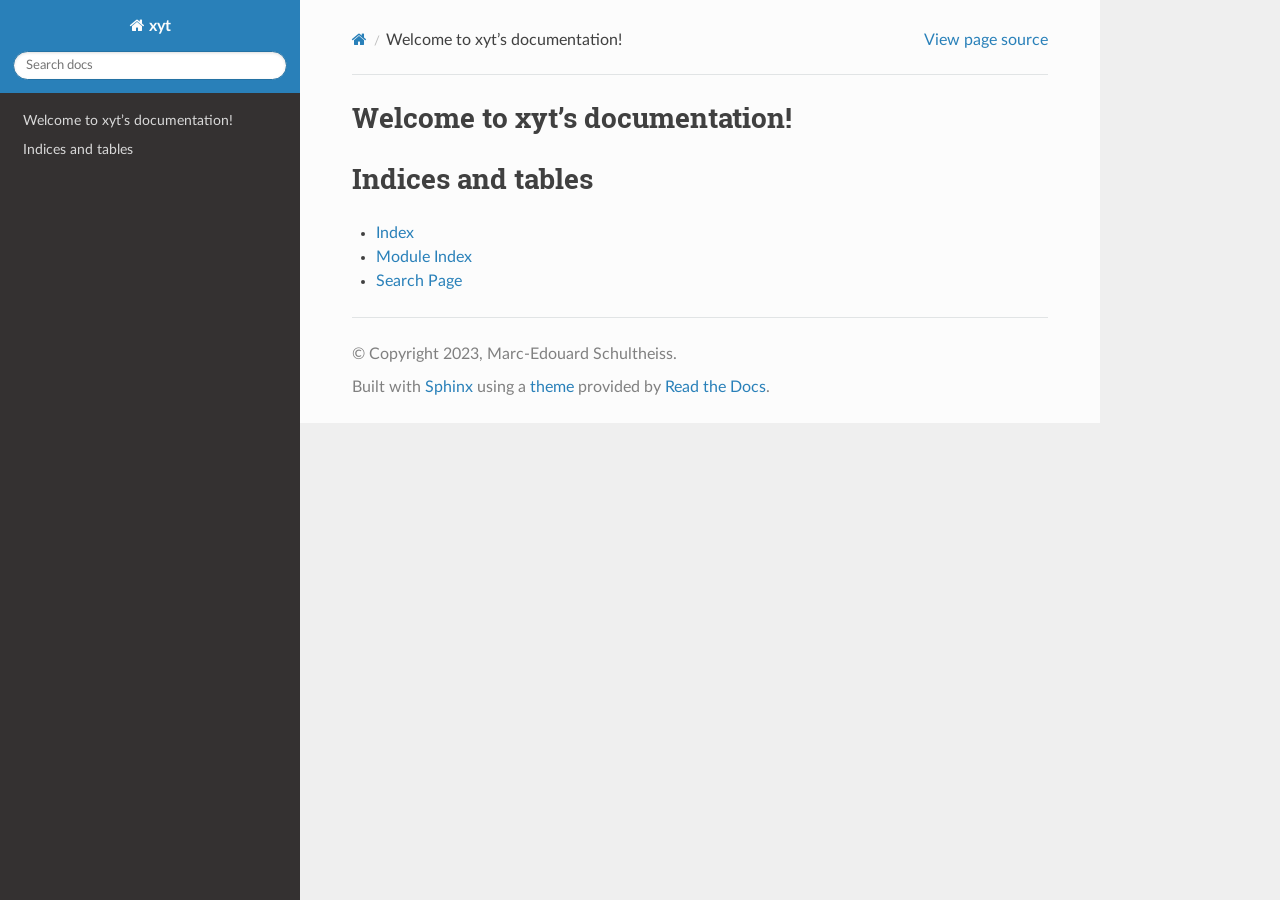
<file: index.html>
<!DOCTYPE html>
<html class="writer-html5" lang="en" data-content_root="./">
<head>
  <meta charset="utf-8" /><meta name="viewport" content="width=device-width, initial-scale=1" />

  <meta name="viewport" content="width=device-width, initial-scale=1.0" />
  <title>Welcome to xyt’s documentation! &mdash; xyt 0.1.0 documentation</title>
      <link rel="stylesheet" type="text/css" href="_static/pygments.css?v=80d5e7a1" />
      <link rel="stylesheet" type="text/css" href="_static/css/theme.css?v=19f00094" />

  
  <!--[if lt IE 9]>
    <script src="_static/js/html5shiv.min.js"></script>
  <![endif]-->
  
        <script src="_static/jquery.js?v=5d32c60e"></script>
        <script src="_static/_sphinx_javascript_frameworks_compat.js?v=2cd50e6c"></script>
        <script src="_static/documentation_options.js?v=01f34227"></script>
        <script src="_static/doctools.js?v=888ff710"></script>
        <script src="_static/sphinx_highlight.js?v=dc90522c"></script>
    <script src="_static/js/theme.js"></script>
    <link rel="index" title="Index" href="genindex.html" />
    <link rel="search" title="Search" href="search.html" /> 
</head>

<body class="wy-body-for-nav"> 
  <div class="wy-grid-for-nav">
    <nav data-toggle="wy-nav-shift" class="wy-nav-side">
      <div class="wy-side-scroll">
        <div class="wy-side-nav-search" >

          
          
          <a href="#" class="icon icon-home">
            xyt
          </a>
<div role="search">
  <form id="rtd-search-form" class="wy-form" action="search.html" method="get">
    <input type="text" name="q" placeholder="Search docs" aria-label="Search docs" />
    <input type="hidden" name="check_keywords" value="yes" />
    <input type="hidden" name="area" value="default" />
  </form>
</div>
        </div><div class="wy-menu wy-menu-vertical" data-spy="affix" role="navigation" aria-label="Navigation menu">
              <!-- Local TOC -->
              <div class="local-toc"><ul>
<li><a class="reference internal" href="#">Welcome to xyt’s documentation!</a></li>
<li><a class="reference internal" href="#indices-and-tables">Indices and tables</a></li>
</ul>
</div>
        </div>
      </div>
    </nav>

    <section data-toggle="wy-nav-shift" class="wy-nav-content-wrap"><nav class="wy-nav-top" aria-label="Mobile navigation menu" >
          <i data-toggle="wy-nav-top" class="fa fa-bars"></i>
          <a href="#">xyt</a>
      </nav>

      <div class="wy-nav-content">
        <div class="rst-content">
          <div role="navigation" aria-label="Page navigation">
  <ul class="wy-breadcrumbs">
      <li><a href="#" class="icon icon-home" aria-label="Home"></a></li>
      <li class="breadcrumb-item active">Welcome to xyt’s documentation!</li>
      <li class="wy-breadcrumbs-aside">
            <a href="_sources/index.rst.txt" rel="nofollow"> View page source</a>
      </li>
  </ul>
  <hr/>
</div>
          <div role="main" class="document" itemscope="itemscope" itemtype="http://schema.org/Article">
           <div itemprop="articleBody">
             
  <section id="welcome-to-xyt-s-documentation">
<h1>Welcome to xyt’s documentation!<a class="headerlink" href="#welcome-to-xyt-s-documentation" title="Link to this heading"></a></h1>
<div class="toctree-wrapper compound">
</div>
</section>
<section id="indices-and-tables">
<h1>Indices and tables<a class="headerlink" href="#indices-and-tables" title="Link to this heading"></a></h1>
<ul class="simple">
<li><p><a class="reference internal" href="genindex.html"><span class="std std-ref">Index</span></a></p></li>
<li><p><a class="reference internal" href="py-modindex.html"><span class="std std-ref">Module Index</span></a></p></li>
<li><p><a class="reference internal" href="search.html"><span class="std std-ref">Search Page</span></a></p></li>
</ul>
</section>


           </div>
          </div>
          <footer>

  <hr/>

  <div role="contentinfo">
    <p>&#169; Copyright 2023, Marc-Edouard Schultheiss.</p>
  </div>

  Built with <a href="https://www.sphinx-doc.org/">Sphinx</a> using a
    <a href="https://github.com/readthedocs/sphinx_rtd_theme">theme</a>
    provided by <a href="https://readthedocs.org">Read the Docs</a>.
   

</footer>
        </div>
      </div>
    </section>
  </div>
  <script>
      jQuery(function () {
          SphinxRtdTheme.Navigation.enable(true);
      });
  </script> 

</body>
</html>
</file>
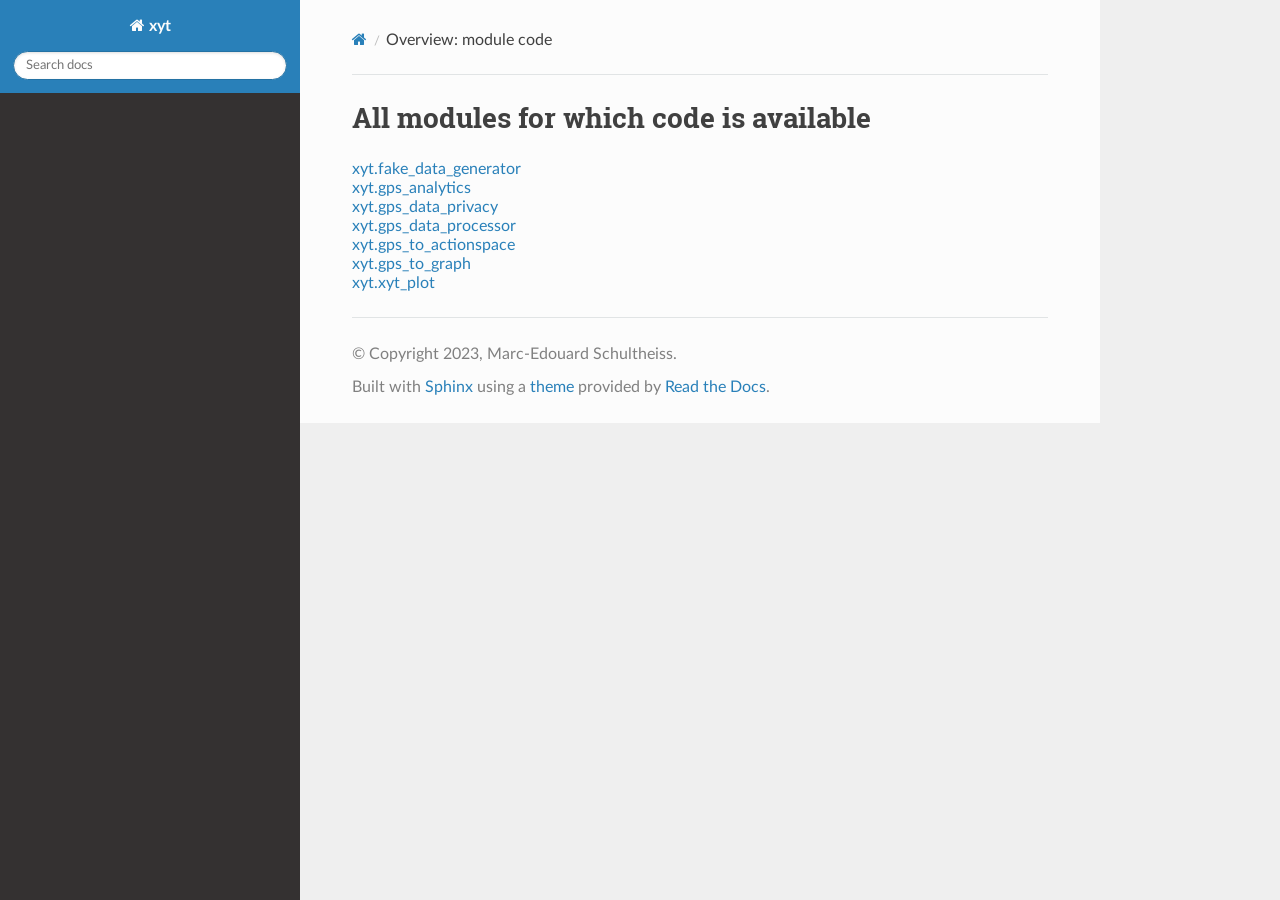
<file: _modules/index.html>
<!DOCTYPE html>
<html class="writer-html5" lang="en" data-content_root="../">
<head>
  <meta charset="utf-8" />
  <meta name="viewport" content="width=device-width, initial-scale=1.0" />
  <title>Overview: module code &mdash; xyt 0.1.0 documentation</title>
      <link rel="stylesheet" type="text/css" href="../_static/pygments.css?v=80d5e7a1" />
      <link rel="stylesheet" type="text/css" href="../_static/css/theme.css?v=19f00094" />

  
  <!--[if lt IE 9]>
    <script src="../_static/js/html5shiv.min.js"></script>
  <![endif]-->
  
        <script src="../_static/jquery.js?v=5d32c60e"></script>
        <script src="../_static/_sphinx_javascript_frameworks_compat.js?v=2cd50e6c"></script>
        <script src="../_static/documentation_options.js?v=01f34227"></script>
        <script src="../_static/doctools.js?v=888ff710"></script>
        <script src="../_static/sphinx_highlight.js?v=dc90522c"></script>
    <script src="../_static/js/theme.js"></script>
    <link rel="index" title="Index" href="../genindex.html" />
    <link rel="search" title="Search" href="../search.html" /> 
</head>

<body class="wy-body-for-nav"> 
  <div class="wy-grid-for-nav">
    <nav data-toggle="wy-nav-shift" class="wy-nav-side">
      <div class="wy-side-scroll">
        <div class="wy-side-nav-search" >

          
          
          <a href="../index.html" class="icon icon-home">
            xyt
          </a>
<div role="search">
  <form id="rtd-search-form" class="wy-form" action="../search.html" method="get">
    <input type="text" name="q" placeholder="Search docs" aria-label="Search docs" />
    <input type="hidden" name="check_keywords" value="yes" />
    <input type="hidden" name="area" value="default" />
  </form>
</div>
        </div><div class="wy-menu wy-menu-vertical" data-spy="affix" role="navigation" aria-label="Navigation menu">
              <!-- Local TOC -->
              <div class="local-toc"></div>
        </div>
      </div>
    </nav>

    <section data-toggle="wy-nav-shift" class="wy-nav-content-wrap"><nav class="wy-nav-top" aria-label="Mobile navigation menu" >
          <i data-toggle="wy-nav-top" class="fa fa-bars"></i>
          <a href="../index.html">xyt</a>
      </nav>

      <div class="wy-nav-content">
        <div class="rst-content">
          <div role="navigation" aria-label="Page navigation">
  <ul class="wy-breadcrumbs">
      <li><a href="../index.html" class="icon icon-home" aria-label="Home"></a></li>
      <li class="breadcrumb-item active">Overview: module code</li>
      <li class="wy-breadcrumbs-aside">
      </li>
  </ul>
  <hr/>
</div>
          <div role="main" class="document" itemscope="itemscope" itemtype="http://schema.org/Article">
           <div itemprop="articleBody">
             
  <h1>All modules for which code is available</h1>
<ul><li><a href="xyt/fake_data_generator.html">xyt.fake_data_generator</a></li>
<li><a href="xyt/gps_analytics.html">xyt.gps_analytics</a></li>
<li><a href="xyt/gps_data_privacy.html">xyt.gps_data_privacy</a></li>
<li><a href="xyt/gps_data_processor.html">xyt.gps_data_processor</a></li>
<li><a href="xyt/gps_to_actionspace.html">xyt.gps_to_actionspace</a></li>
<li><a href="xyt/gps_to_graph.html">xyt.gps_to_graph</a></li>
<li><a href="xyt/xyt_plot.html">xyt.xyt_plot</a></li>
</ul>

           </div>
          </div>
          <footer>

  <hr/>

  <div role="contentinfo">
    <p>&#169; Copyright 2023, Marc-Edouard Schultheiss.</p>
  </div>

  Built with <a href="https://www.sphinx-doc.org/">Sphinx</a> using a
    <a href="https://github.com/readthedocs/sphinx_rtd_theme">theme</a>
    provided by <a href="https://readthedocs.org">Read the Docs</a>.
   

</footer>
        </div>
      </div>
    </section>
  </div>
  <script>
      jQuery(function () {
          SphinxRtdTheme.Navigation.enable(true);
      });
  </script> 

</body>
</html>
</file>
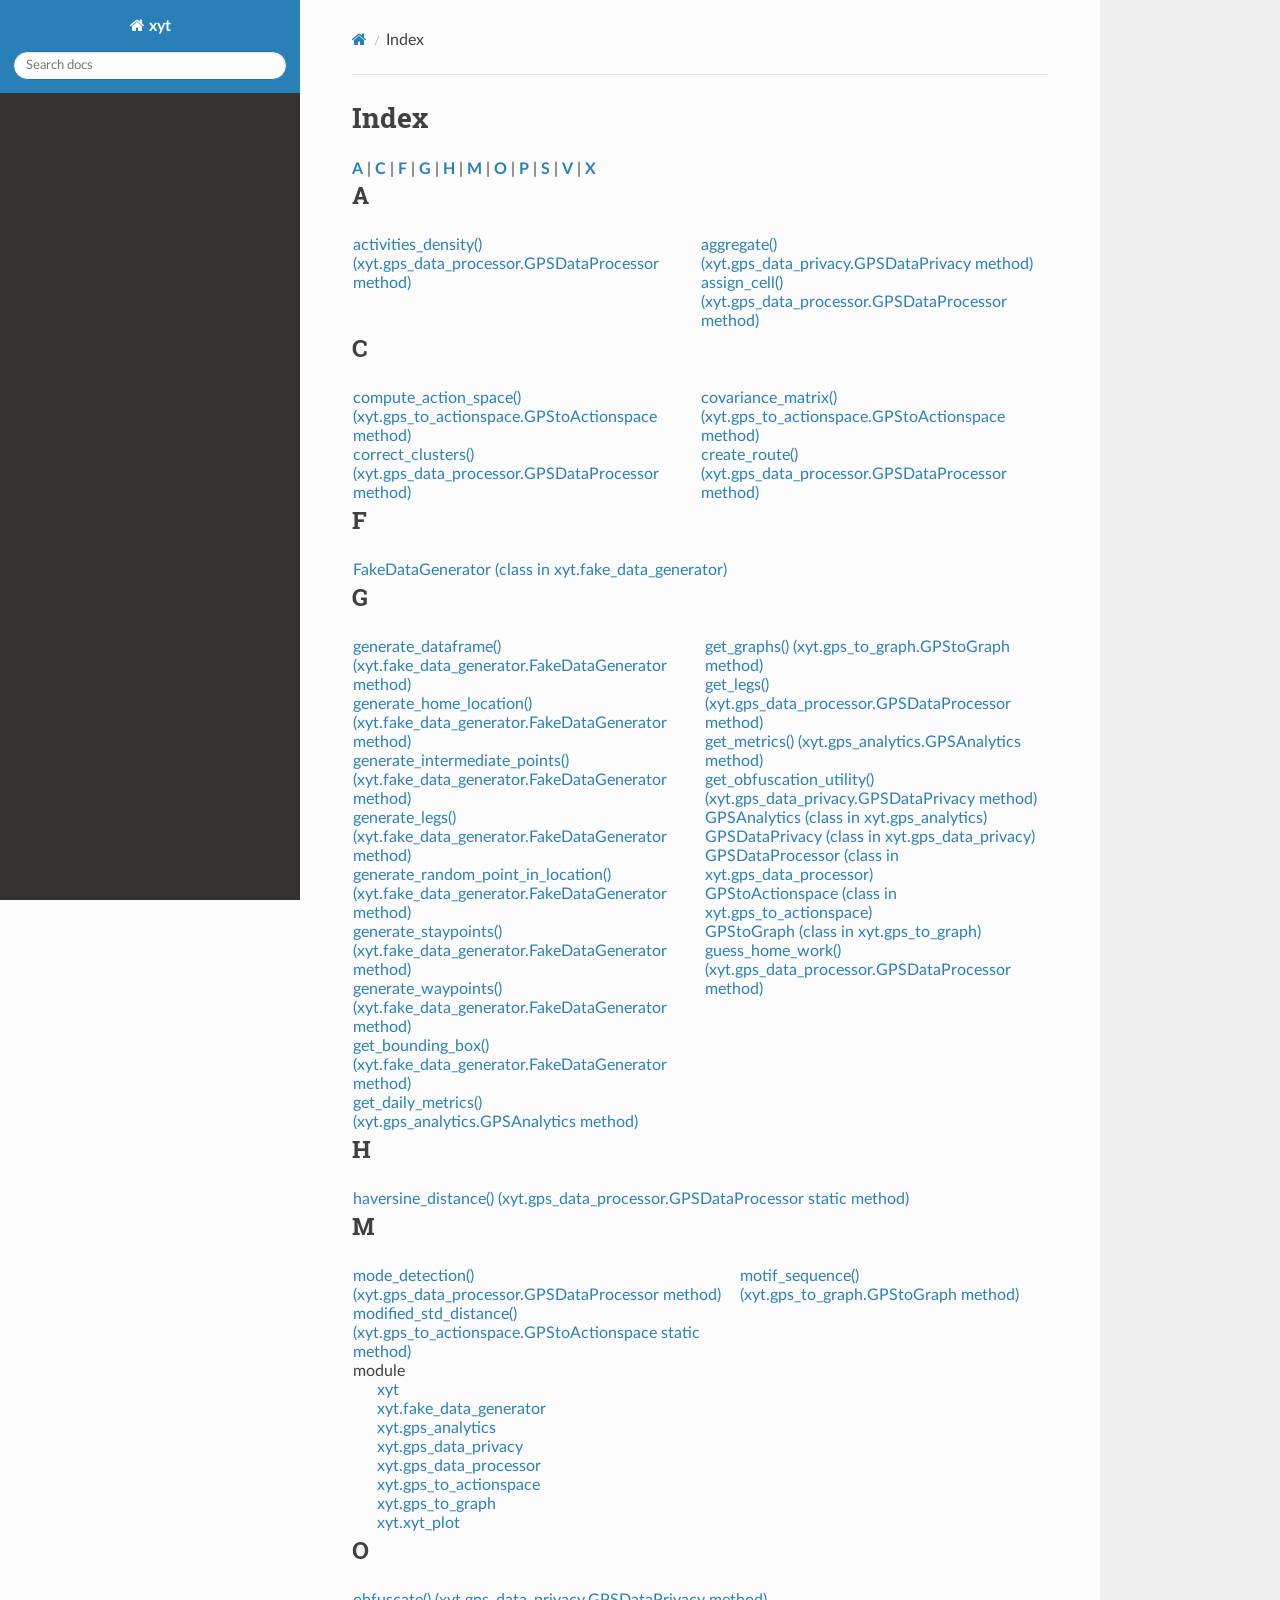
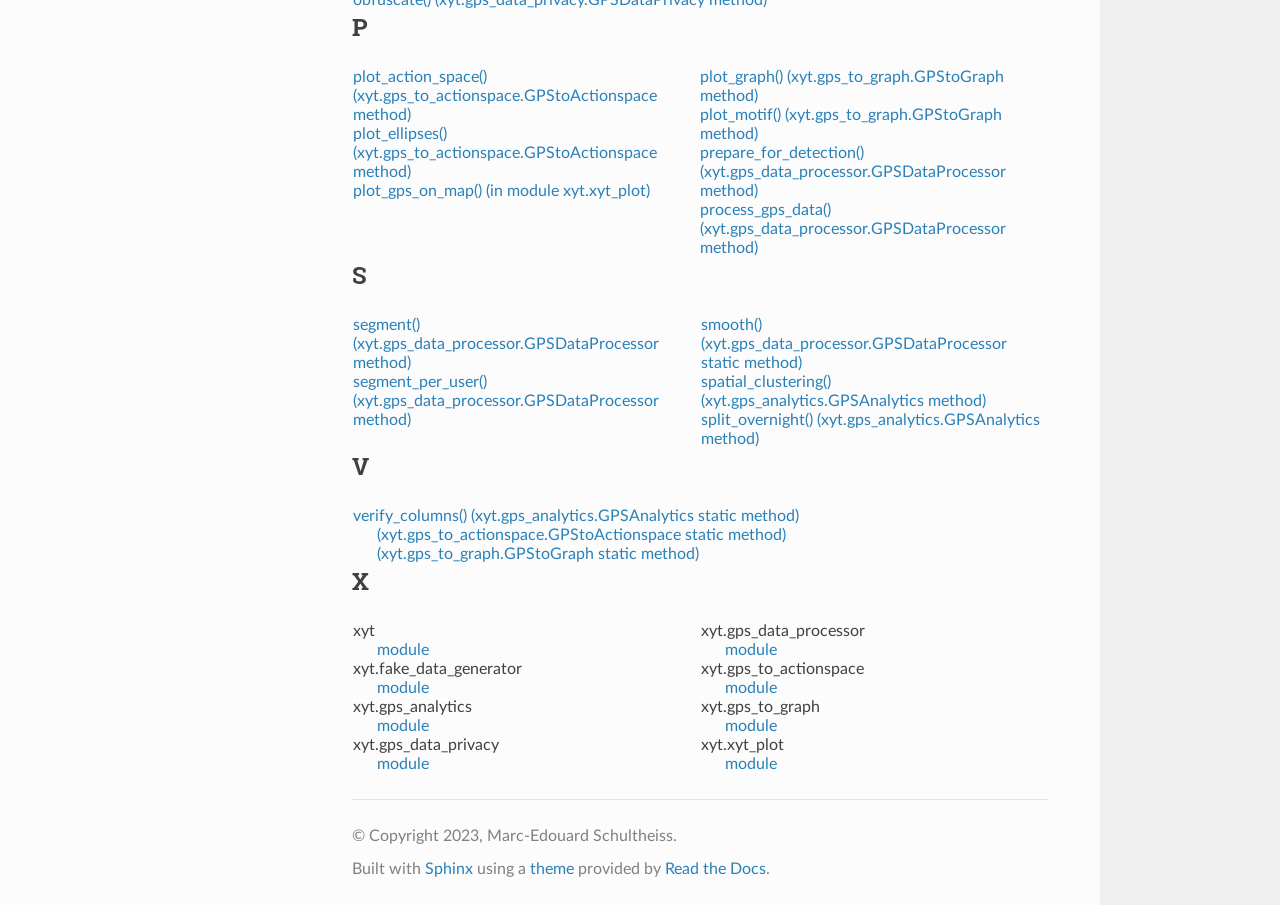
<file: genindex.html>
<!DOCTYPE html>
<html class="writer-html5" lang="en" data-content_root="./">
<head>
  <meta charset="utf-8" />
  <meta name="viewport" content="width=device-width, initial-scale=1.0" />
  <title>Index &mdash; xyt 0.1.0 documentation</title>
      <link rel="stylesheet" type="text/css" href="_static/pygments.css?v=80d5e7a1" />
      <link rel="stylesheet" type="text/css" href="_static/css/theme.css?v=19f00094" />

  
  <!--[if lt IE 9]>
    <script src="_static/js/html5shiv.min.js"></script>
  <![endif]-->
  
        <script src="_static/jquery.js?v=5d32c60e"></script>
        <script src="_static/_sphinx_javascript_frameworks_compat.js?v=2cd50e6c"></script>
        <script src="_static/documentation_options.js?v=01f34227"></script>
        <script src="_static/doctools.js?v=888ff710"></script>
        <script src="_static/sphinx_highlight.js?v=dc90522c"></script>
    <script src="_static/js/theme.js"></script>
    <link rel="index" title="Index" href="#" />
    <link rel="search" title="Search" href="search.html" /> 
</head>

<body class="wy-body-for-nav"> 
  <div class="wy-grid-for-nav">
    <nav data-toggle="wy-nav-shift" class="wy-nav-side">
      <div class="wy-side-scroll">
        <div class="wy-side-nav-search" >

          
          
          <a href="index.html" class="icon icon-home">
            xyt
          </a>
<div role="search">
  <form id="rtd-search-form" class="wy-form" action="search.html" method="get">
    <input type="text" name="q" placeholder="Search docs" aria-label="Search docs" />
    <input type="hidden" name="check_keywords" value="yes" />
    <input type="hidden" name="area" value="default" />
  </form>
</div>
        </div><div class="wy-menu wy-menu-vertical" data-spy="affix" role="navigation" aria-label="Navigation menu">
              <!-- Local TOC -->
              <div class="local-toc"></div>
        </div>
      </div>
    </nav>

    <section data-toggle="wy-nav-shift" class="wy-nav-content-wrap"><nav class="wy-nav-top" aria-label="Mobile navigation menu" >
          <i data-toggle="wy-nav-top" class="fa fa-bars"></i>
          <a href="index.html">xyt</a>
      </nav>

      <div class="wy-nav-content">
        <div class="rst-content">
          <div role="navigation" aria-label="Page navigation">
  <ul class="wy-breadcrumbs">
      <li><a href="index.html" class="icon icon-home" aria-label="Home"></a></li>
      <li class="breadcrumb-item active">Index</li>
      <li class="wy-breadcrumbs-aside">
      </li>
  </ul>
  <hr/>
</div>
          <div role="main" class="document" itemscope="itemscope" itemtype="http://schema.org/Article">
           <div itemprop="articleBody">
             

<h1 id="index">Index</h1>

<div class="genindex-jumpbox">
 <a href="#A"><strong>A</strong></a>
 | <a href="#C"><strong>C</strong></a>
 | <a href="#F"><strong>F</strong></a>
 | <a href="#G"><strong>G</strong></a>
 | <a href="#H"><strong>H</strong></a>
 | <a href="#M"><strong>M</strong></a>
 | <a href="#O"><strong>O</strong></a>
 | <a href="#P"><strong>P</strong></a>
 | <a href="#S"><strong>S</strong></a>
 | <a href="#V"><strong>V</strong></a>
 | <a href="#X"><strong>X</strong></a>
 
</div>
<h2 id="A">A</h2>
<table style="width: 100%" class="indextable genindextable"><tr>
  <td style="width: 33%; vertical-align: top;"><ul>
      <li><a href="xyt.html#xyt.gps_data_processor.GPSDataProcessor.activities_density">activities_density() (xyt.gps_data_processor.GPSDataProcessor method)</a>
</li>
  </ul></td>
  <td style="width: 33%; vertical-align: top;"><ul>
      <li><a href="xyt.html#xyt.gps_data_privacy.GPSDataPrivacy.aggregate">aggregate() (xyt.gps_data_privacy.GPSDataPrivacy method)</a>
</li>
      <li><a href="xyt.html#xyt.gps_data_processor.GPSDataProcessor.assign_cell">assign_cell() (xyt.gps_data_processor.GPSDataProcessor method)</a>
</li>
  </ul></td>
</tr></table>

<h2 id="C">C</h2>
<table style="width: 100%" class="indextable genindextable"><tr>
  <td style="width: 33%; vertical-align: top;"><ul>
      <li><a href="xyt.html#xyt.gps_to_actionspace.GPStoActionspace.compute_action_space">compute_action_space() (xyt.gps_to_actionspace.GPStoActionspace method)</a>
</li>
      <li><a href="xyt.html#xyt.gps_data_processor.GPSDataProcessor.correct_clusters">correct_clusters() (xyt.gps_data_processor.GPSDataProcessor method)</a>
</li>
  </ul></td>
  <td style="width: 33%; vertical-align: top;"><ul>
      <li><a href="xyt.html#xyt.gps_to_actionspace.GPStoActionspace.covariance_matrix">covariance_matrix() (xyt.gps_to_actionspace.GPStoActionspace method)</a>
</li>
      <li><a href="xyt.html#xyt.gps_data_processor.GPSDataProcessor.create_route">create_route() (xyt.gps_data_processor.GPSDataProcessor method)</a>
</li>
  </ul></td>
</tr></table>

<h2 id="F">F</h2>
<table style="width: 100%" class="indextable genindextable"><tr>
  <td style="width: 33%; vertical-align: top;"><ul>
      <li><a href="xyt.html#xyt.fake_data_generator.FakeDataGenerator">FakeDataGenerator (class in xyt.fake_data_generator)</a>
</li>
  </ul></td>
</tr></table>

<h2 id="G">G</h2>
<table style="width: 100%" class="indextable genindextable"><tr>
  <td style="width: 33%; vertical-align: top;"><ul>
      <li><a href="xyt.html#xyt.fake_data_generator.FakeDataGenerator.generate_dataframe">generate_dataframe() (xyt.fake_data_generator.FakeDataGenerator method)</a>
</li>
      <li><a href="xyt.html#xyt.fake_data_generator.FakeDataGenerator.generate_home_location">generate_home_location() (xyt.fake_data_generator.FakeDataGenerator method)</a>
</li>
      <li><a href="xyt.html#xyt.fake_data_generator.FakeDataGenerator.generate_intermediate_points">generate_intermediate_points() (xyt.fake_data_generator.FakeDataGenerator method)</a>
</li>
      <li><a href="xyt.html#xyt.fake_data_generator.FakeDataGenerator.generate_legs">generate_legs() (xyt.fake_data_generator.FakeDataGenerator method)</a>
</li>
      <li><a href="xyt.html#xyt.fake_data_generator.FakeDataGenerator.generate_random_point_in_location">generate_random_point_in_location() (xyt.fake_data_generator.FakeDataGenerator method)</a>
</li>
      <li><a href="xyt.html#xyt.fake_data_generator.FakeDataGenerator.generate_staypoints">generate_staypoints() (xyt.fake_data_generator.FakeDataGenerator method)</a>
</li>
      <li><a href="xyt.html#xyt.fake_data_generator.FakeDataGenerator.generate_waypoints">generate_waypoints() (xyt.fake_data_generator.FakeDataGenerator method)</a>
</li>
      <li><a href="xyt.html#xyt.fake_data_generator.FakeDataGenerator.get_bounding_box">get_bounding_box() (xyt.fake_data_generator.FakeDataGenerator method)</a>
</li>
      <li><a href="xyt.html#xyt.gps_analytics.GPSAnalytics.get_daily_metrics">get_daily_metrics() (xyt.gps_analytics.GPSAnalytics method)</a>
</li>
  </ul></td>
  <td style="width: 33%; vertical-align: top;"><ul>
      <li><a href="xyt.html#xyt.gps_to_graph.GPStoGraph.get_graphs">get_graphs() (xyt.gps_to_graph.GPStoGraph method)</a>
</li>
      <li><a href="xyt.html#xyt.gps_data_processor.GPSDataProcessor.get_legs">get_legs() (xyt.gps_data_processor.GPSDataProcessor method)</a>
</li>
      <li><a href="xyt.html#xyt.gps_analytics.GPSAnalytics.get_metrics">get_metrics() (xyt.gps_analytics.GPSAnalytics method)</a>
</li>
      <li><a href="xyt.html#xyt.gps_data_privacy.GPSDataPrivacy.get_obfuscation_utility">get_obfuscation_utility() (xyt.gps_data_privacy.GPSDataPrivacy method)</a>
</li>
      <li><a href="xyt.html#xyt.gps_analytics.GPSAnalytics">GPSAnalytics (class in xyt.gps_analytics)</a>
</li>
      <li><a href="xyt.html#xyt.gps_data_privacy.GPSDataPrivacy">GPSDataPrivacy (class in xyt.gps_data_privacy)</a>
</li>
      <li><a href="xyt.html#xyt.gps_data_processor.GPSDataProcessor">GPSDataProcessor (class in xyt.gps_data_processor)</a>
</li>
      <li><a href="xyt.html#xyt.gps_to_actionspace.GPStoActionspace">GPStoActionspace (class in xyt.gps_to_actionspace)</a>
</li>
      <li><a href="xyt.html#xyt.gps_to_graph.GPStoGraph">GPStoGraph (class in xyt.gps_to_graph)</a>
</li>
      <li><a href="xyt.html#xyt.gps_data_processor.GPSDataProcessor.guess_home_work">guess_home_work() (xyt.gps_data_processor.GPSDataProcessor method)</a>
</li>
  </ul></td>
</tr></table>

<h2 id="H">H</h2>
<table style="width: 100%" class="indextable genindextable"><tr>
  <td style="width: 33%; vertical-align: top;"><ul>
      <li><a href="xyt.html#xyt.gps_data_processor.GPSDataProcessor.haversine_distance">haversine_distance() (xyt.gps_data_processor.GPSDataProcessor static method)</a>
</li>
  </ul></td>
</tr></table>

<h2 id="M">M</h2>
<table style="width: 100%" class="indextable genindextable"><tr>
  <td style="width: 33%; vertical-align: top;"><ul>
      <li><a href="xyt.html#xyt.gps_data_processor.GPSDataProcessor.mode_detection">mode_detection() (xyt.gps_data_processor.GPSDataProcessor method)</a>
</li>
      <li><a href="xyt.html#xyt.gps_to_actionspace.GPStoActionspace.modified_std_distance">modified_std_distance() (xyt.gps_to_actionspace.GPStoActionspace static method)</a>
</li>
      <li>
    module

      <ul>
        <li><a href="xyt.html#module-xyt">xyt</a>
</li>
        <li><a href="xyt.html#module-xyt.fake_data_generator">xyt.fake_data_generator</a>
</li>
        <li><a href="xyt.html#module-xyt.gps_analytics">xyt.gps_analytics</a>
</li>
        <li><a href="xyt.html#module-xyt.gps_data_privacy">xyt.gps_data_privacy</a>
</li>
        <li><a href="xyt.html#module-xyt.gps_data_processor">xyt.gps_data_processor</a>
</li>
        <li><a href="xyt.html#module-xyt.gps_to_actionspace">xyt.gps_to_actionspace</a>
</li>
        <li><a href="xyt.html#module-xyt.gps_to_graph">xyt.gps_to_graph</a>
</li>
        <li><a href="xyt.html#module-xyt.xyt_plot">xyt.xyt_plot</a>
</li>
      </ul></li>
  </ul></td>
  <td style="width: 33%; vertical-align: top;"><ul>
      <li><a href="xyt.html#xyt.gps_to_graph.GPStoGraph.motif_sequence">motif_sequence() (xyt.gps_to_graph.GPStoGraph method)</a>
</li>
  </ul></td>
</tr></table>

<h2 id="O">O</h2>
<table style="width: 100%" class="indextable genindextable"><tr>
  <td style="width: 33%; vertical-align: top;"><ul>
      <li><a href="xyt.html#xyt.gps_data_privacy.GPSDataPrivacy.obfuscate">obfuscate() (xyt.gps_data_privacy.GPSDataPrivacy method)</a>
</li>
  </ul></td>
</tr></table>

<h2 id="P">P</h2>
<table style="width: 100%" class="indextable genindextable"><tr>
  <td style="width: 33%; vertical-align: top;"><ul>
      <li><a href="xyt.html#xyt.gps_to_actionspace.GPStoActionspace.plot_action_space">plot_action_space() (xyt.gps_to_actionspace.GPStoActionspace method)</a>
</li>
      <li><a href="xyt.html#xyt.gps_to_actionspace.GPStoActionspace.plot_ellipses">plot_ellipses() (xyt.gps_to_actionspace.GPStoActionspace method)</a>
</li>
      <li><a href="xyt.html#xyt.xyt_plot.plot_gps_on_map">plot_gps_on_map() (in module xyt.xyt_plot)</a>
</li>
  </ul></td>
  <td style="width: 33%; vertical-align: top;"><ul>
      <li><a href="xyt.html#xyt.gps_to_graph.GPStoGraph.plot_graph">plot_graph() (xyt.gps_to_graph.GPStoGraph method)</a>
</li>
      <li><a href="xyt.html#xyt.gps_to_graph.GPStoGraph.plot_motif">plot_motif() (xyt.gps_to_graph.GPStoGraph method)</a>
</li>
      <li><a href="xyt.html#xyt.gps_data_processor.GPSDataProcessor.prepare_for_detection">prepare_for_detection() (xyt.gps_data_processor.GPSDataProcessor method)</a>
</li>
      <li><a href="xyt.html#xyt.gps_data_processor.GPSDataProcessor.process_gps_data">process_gps_data() (xyt.gps_data_processor.GPSDataProcessor method)</a>
</li>
  </ul></td>
</tr></table>

<h2 id="S">S</h2>
<table style="width: 100%" class="indextable genindextable"><tr>
  <td style="width: 33%; vertical-align: top;"><ul>
      <li><a href="xyt.html#xyt.gps_data_processor.GPSDataProcessor.segment">segment() (xyt.gps_data_processor.GPSDataProcessor method)</a>
</li>
      <li><a href="xyt.html#xyt.gps_data_processor.GPSDataProcessor.segment_per_user">segment_per_user() (xyt.gps_data_processor.GPSDataProcessor method)</a>
</li>
  </ul></td>
  <td style="width: 33%; vertical-align: top;"><ul>
      <li><a href="xyt.html#xyt.gps_data_processor.GPSDataProcessor.smooth">smooth() (xyt.gps_data_processor.GPSDataProcessor static method)</a>
</li>
      <li><a href="xyt.html#xyt.gps_analytics.GPSAnalytics.spatial_clustering">spatial_clustering() (xyt.gps_analytics.GPSAnalytics method)</a>
</li>
      <li><a href="xyt.html#xyt.gps_analytics.GPSAnalytics.split_overnight">split_overnight() (xyt.gps_analytics.GPSAnalytics method)</a>
</li>
  </ul></td>
</tr></table>

<h2 id="V">V</h2>
<table style="width: 100%" class="indextable genindextable"><tr>
  <td style="width: 33%; vertical-align: top;"><ul>
      <li><a href="xyt.html#xyt.gps_analytics.GPSAnalytics.verify_columns">verify_columns() (xyt.gps_analytics.GPSAnalytics static method)</a>

      <ul>
        <li><a href="xyt.html#xyt.gps_to_actionspace.GPStoActionspace.verify_columns">(xyt.gps_to_actionspace.GPStoActionspace static method)</a>
</li>
        <li><a href="xyt.html#xyt.gps_to_graph.GPStoGraph.verify_columns">(xyt.gps_to_graph.GPStoGraph static method)</a>
</li>
      </ul></li>
  </ul></td>
</tr></table>

<h2 id="X">X</h2>
<table style="width: 100%" class="indextable genindextable"><tr>
  <td style="width: 33%; vertical-align: top;"><ul>
      <li>
    xyt

      <ul>
        <li><a href="xyt.html#module-xyt">module</a>
</li>
      </ul></li>
      <li>
    xyt.fake_data_generator

      <ul>
        <li><a href="xyt.html#module-xyt.fake_data_generator">module</a>
</li>
      </ul></li>
      <li>
    xyt.gps_analytics

      <ul>
        <li><a href="xyt.html#module-xyt.gps_analytics">module</a>
</li>
      </ul></li>
      <li>
    xyt.gps_data_privacy

      <ul>
        <li><a href="xyt.html#module-xyt.gps_data_privacy">module</a>
</li>
      </ul></li>
  </ul></td>
  <td style="width: 33%; vertical-align: top;"><ul>
      <li>
    xyt.gps_data_processor

      <ul>
        <li><a href="xyt.html#module-xyt.gps_data_processor">module</a>
</li>
      </ul></li>
      <li>
    xyt.gps_to_actionspace

      <ul>
        <li><a href="xyt.html#module-xyt.gps_to_actionspace">module</a>
</li>
      </ul></li>
      <li>
    xyt.gps_to_graph

      <ul>
        <li><a href="xyt.html#module-xyt.gps_to_graph">module</a>
</li>
      </ul></li>
      <li>
    xyt.xyt_plot

      <ul>
        <li><a href="xyt.html#module-xyt.xyt_plot">module</a>
</li>
      </ul></li>
  </ul></td>
</tr></table>



           </div>
          </div>
          <footer>

  <hr/>

  <div role="contentinfo">
    <p>&#169; Copyright 2023, Marc-Edouard Schultheiss.</p>
  </div>

  Built with <a href="https://www.sphinx-doc.org/">Sphinx</a> using a
    <a href="https://github.com/readthedocs/sphinx_rtd_theme">theme</a>
    provided by <a href="https://readthedocs.org">Read the Docs</a>.
   

</footer>
        </div>
      </div>
    </section>
  </div>
  <script>
      jQuery(function () {
          SphinxRtdTheme.Navigation.enable(true);
      });
  </script> 

</body>
</html>
</file>
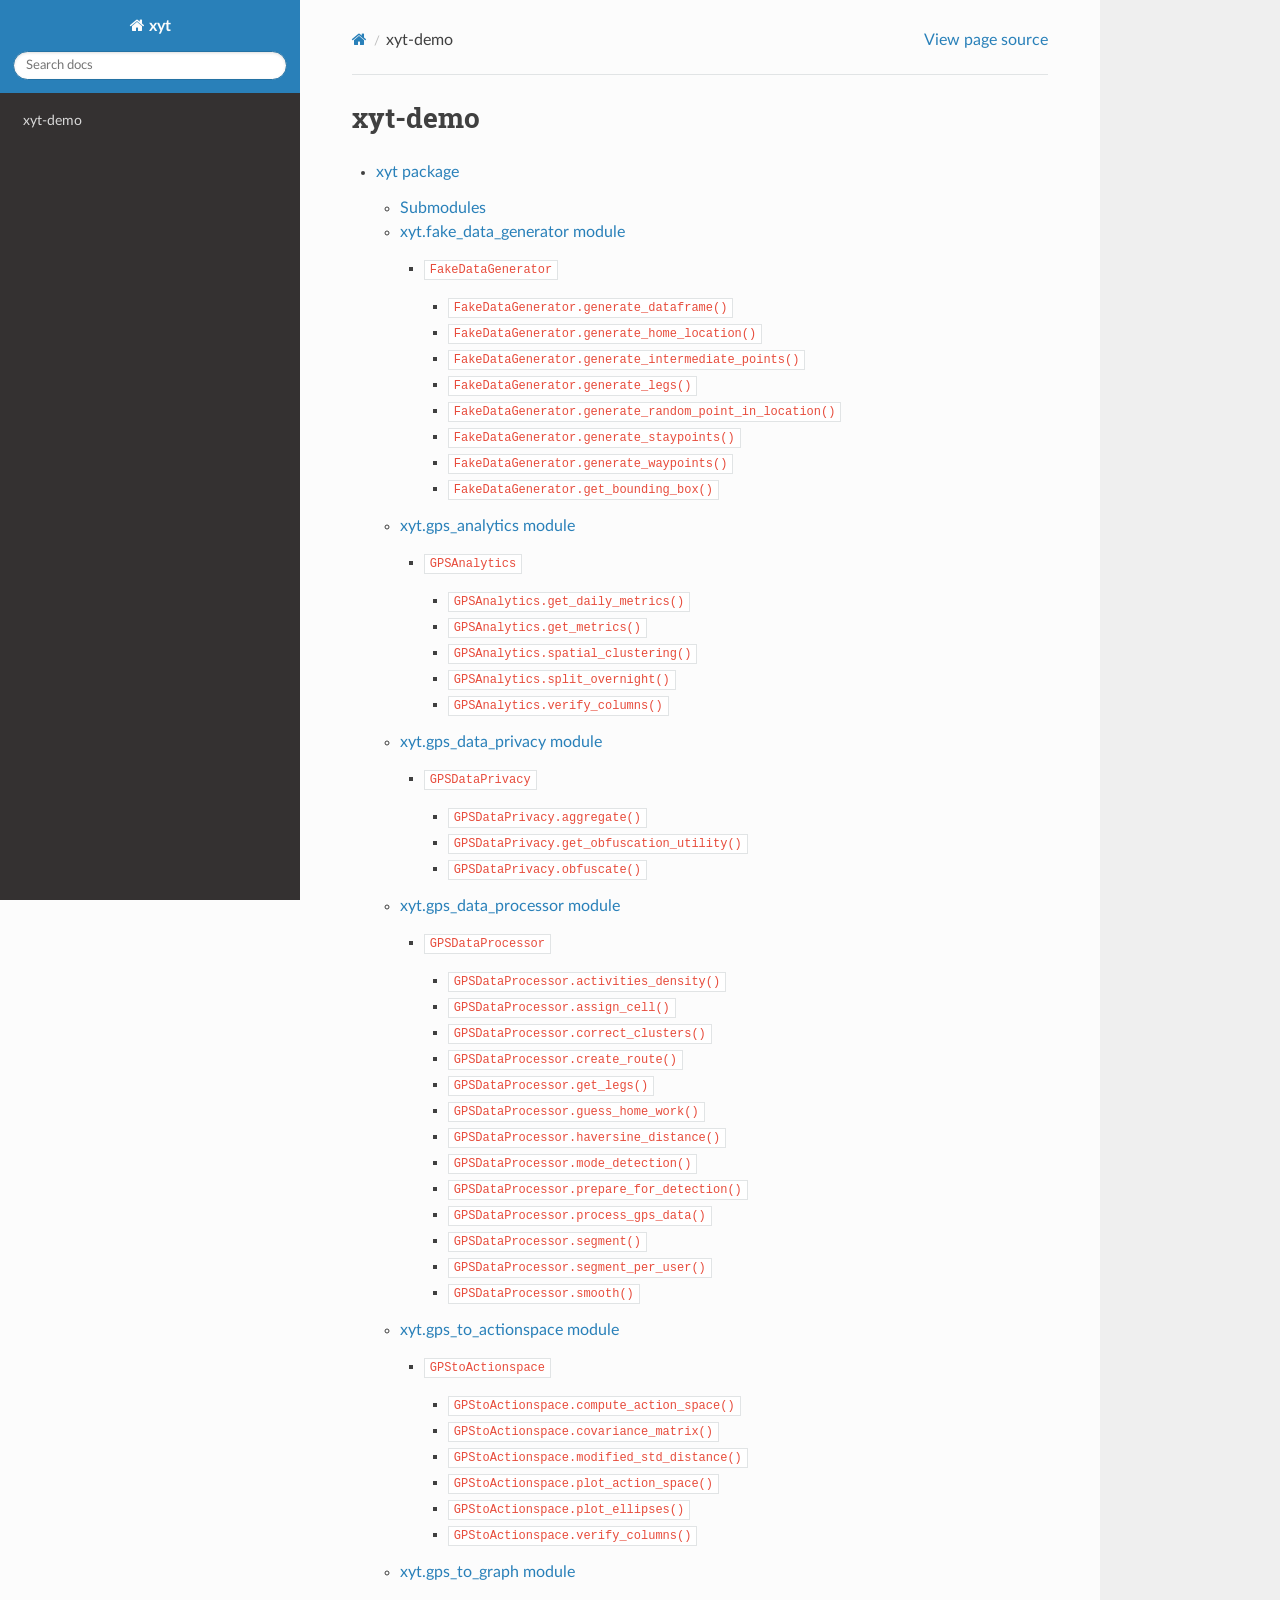
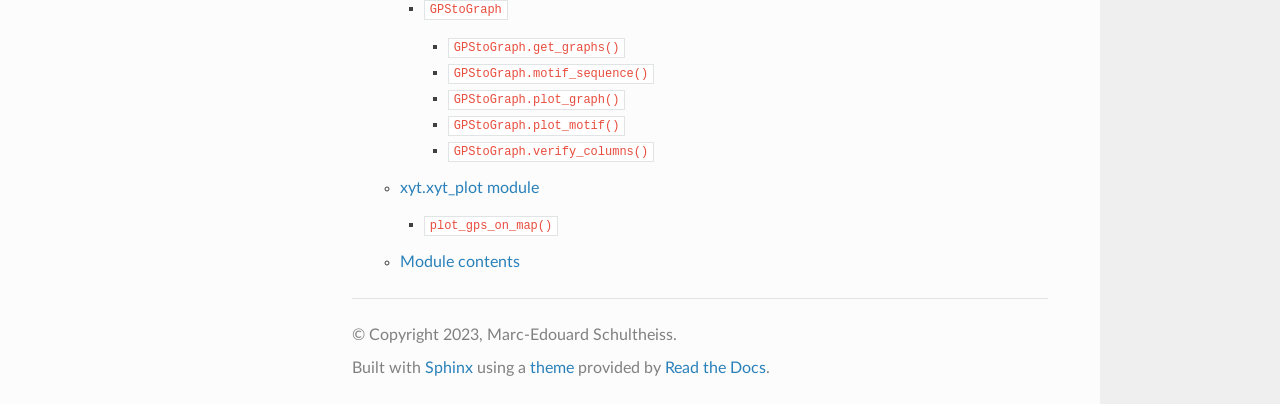
<file: modules.html>
<!DOCTYPE html>
<html class="writer-html5" lang="en" data-content_root="./">
<head>
  <meta charset="utf-8" /><meta name="viewport" content="width=device-width, initial-scale=1" />

  <meta name="viewport" content="width=device-width, initial-scale=1.0" />
  <title>xyt-demo &mdash; xyt 0.1.0 documentation</title>
      <link rel="stylesheet" type="text/css" href="_static/pygments.css?v=80d5e7a1" />
      <link rel="stylesheet" type="text/css" href="_static/css/theme.css?v=19f00094" />

  
  <!--[if lt IE 9]>
    <script src="_static/js/html5shiv.min.js"></script>
  <![endif]-->
  
        <script src="_static/jquery.js?v=5d32c60e"></script>
        <script src="_static/_sphinx_javascript_frameworks_compat.js?v=2cd50e6c"></script>
        <script src="_static/documentation_options.js?v=01f34227"></script>
        <script src="_static/doctools.js?v=888ff710"></script>
        <script src="_static/sphinx_highlight.js?v=dc90522c"></script>
    <script src="_static/js/theme.js"></script>
    <link rel="index" title="Index" href="genindex.html" />
    <link rel="search" title="Search" href="search.html" /> 
</head>

<body class="wy-body-for-nav"> 
  <div class="wy-grid-for-nav">
    <nav data-toggle="wy-nav-shift" class="wy-nav-side">
      <div class="wy-side-scroll">
        <div class="wy-side-nav-search" >

          
          
          <a href="index.html" class="icon icon-home">
            xyt
          </a>
<div role="search">
  <form id="rtd-search-form" class="wy-form" action="search.html" method="get">
    <input type="text" name="q" placeholder="Search docs" aria-label="Search docs" />
    <input type="hidden" name="check_keywords" value="yes" />
    <input type="hidden" name="area" value="default" />
  </form>
</div>
        </div><div class="wy-menu wy-menu-vertical" data-spy="affix" role="navigation" aria-label="Navigation menu">
              <!-- Local TOC -->
              <div class="local-toc"><ul>
<li><a class="reference internal" href="#">xyt-demo</a></li>
</ul>
</div>
        </div>
      </div>
    </nav>

    <section data-toggle="wy-nav-shift" class="wy-nav-content-wrap"><nav class="wy-nav-top" aria-label="Mobile navigation menu" >
          <i data-toggle="wy-nav-top" class="fa fa-bars"></i>
          <a href="index.html">xyt</a>
      </nav>

      <div class="wy-nav-content">
        <div class="rst-content">
          <div role="navigation" aria-label="Page navigation">
  <ul class="wy-breadcrumbs">
      <li><a href="index.html" class="icon icon-home" aria-label="Home"></a></li>
      <li class="breadcrumb-item active">xyt-demo</li>
      <li class="wy-breadcrumbs-aside">
            <a href="_sources/modules.rst.txt" rel="nofollow"> View page source</a>
      </li>
  </ul>
  <hr/>
</div>
          <div role="main" class="document" itemscope="itemscope" itemtype="http://schema.org/Article">
           <div itemprop="articleBody">
             
  <section id="xyt-demo">
<h1>xyt-demo<a class="headerlink" href="#xyt-demo" title="Link to this heading"></a></h1>
<div class="toctree-wrapper compound">
<ul>
<li class="toctree-l1"><a class="reference internal" href="xyt.html">xyt package</a><ul>
<li class="toctree-l2"><a class="reference internal" href="xyt.html#submodules">Submodules</a></li>
<li class="toctree-l2"><a class="reference internal" href="xyt.html#module-xyt.fake_data_generator">xyt.fake_data_generator module</a><ul>
<li class="toctree-l3"><a class="reference internal" href="xyt.html#xyt.fake_data_generator.FakeDataGenerator"><code class="docutils literal notranslate"><span class="pre">FakeDataGenerator</span></code></a><ul>
<li class="toctree-l4"><a class="reference internal" href="xyt.html#xyt.fake_data_generator.FakeDataGenerator.generate_dataframe"><code class="docutils literal notranslate"><span class="pre">FakeDataGenerator.generate_dataframe()</span></code></a></li>
<li class="toctree-l4"><a class="reference internal" href="xyt.html#xyt.fake_data_generator.FakeDataGenerator.generate_home_location"><code class="docutils literal notranslate"><span class="pre">FakeDataGenerator.generate_home_location()</span></code></a></li>
<li class="toctree-l4"><a class="reference internal" href="xyt.html#xyt.fake_data_generator.FakeDataGenerator.generate_intermediate_points"><code class="docutils literal notranslate"><span class="pre">FakeDataGenerator.generate_intermediate_points()</span></code></a></li>
<li class="toctree-l4"><a class="reference internal" href="xyt.html#xyt.fake_data_generator.FakeDataGenerator.generate_legs"><code class="docutils literal notranslate"><span class="pre">FakeDataGenerator.generate_legs()</span></code></a></li>
<li class="toctree-l4"><a class="reference internal" href="xyt.html#xyt.fake_data_generator.FakeDataGenerator.generate_random_point_in_location"><code class="docutils literal notranslate"><span class="pre">FakeDataGenerator.generate_random_point_in_location()</span></code></a></li>
<li class="toctree-l4"><a class="reference internal" href="xyt.html#xyt.fake_data_generator.FakeDataGenerator.generate_staypoints"><code class="docutils literal notranslate"><span class="pre">FakeDataGenerator.generate_staypoints()</span></code></a></li>
<li class="toctree-l4"><a class="reference internal" href="xyt.html#xyt.fake_data_generator.FakeDataGenerator.generate_waypoints"><code class="docutils literal notranslate"><span class="pre">FakeDataGenerator.generate_waypoints()</span></code></a></li>
<li class="toctree-l4"><a class="reference internal" href="xyt.html#xyt.fake_data_generator.FakeDataGenerator.get_bounding_box"><code class="docutils literal notranslate"><span class="pre">FakeDataGenerator.get_bounding_box()</span></code></a></li>
</ul>
</li>
</ul>
</li>
<li class="toctree-l2"><a class="reference internal" href="xyt.html#module-xyt.gps_analytics">xyt.gps_analytics module</a><ul>
<li class="toctree-l3"><a class="reference internal" href="xyt.html#xyt.gps_analytics.GPSAnalytics"><code class="docutils literal notranslate"><span class="pre">GPSAnalytics</span></code></a><ul>
<li class="toctree-l4"><a class="reference internal" href="xyt.html#xyt.gps_analytics.GPSAnalytics.get_daily_metrics"><code class="docutils literal notranslate"><span class="pre">GPSAnalytics.get_daily_metrics()</span></code></a></li>
<li class="toctree-l4"><a class="reference internal" href="xyt.html#xyt.gps_analytics.GPSAnalytics.get_metrics"><code class="docutils literal notranslate"><span class="pre">GPSAnalytics.get_metrics()</span></code></a></li>
<li class="toctree-l4"><a class="reference internal" href="xyt.html#xyt.gps_analytics.GPSAnalytics.spatial_clustering"><code class="docutils literal notranslate"><span class="pre">GPSAnalytics.spatial_clustering()</span></code></a></li>
<li class="toctree-l4"><a class="reference internal" href="xyt.html#xyt.gps_analytics.GPSAnalytics.split_overnight"><code class="docutils literal notranslate"><span class="pre">GPSAnalytics.split_overnight()</span></code></a></li>
<li class="toctree-l4"><a class="reference internal" href="xyt.html#xyt.gps_analytics.GPSAnalytics.verify_columns"><code class="docutils literal notranslate"><span class="pre">GPSAnalytics.verify_columns()</span></code></a></li>
</ul>
</li>
</ul>
</li>
<li class="toctree-l2"><a class="reference internal" href="xyt.html#module-xyt.gps_data_privacy">xyt.gps_data_privacy module</a><ul>
<li class="toctree-l3"><a class="reference internal" href="xyt.html#xyt.gps_data_privacy.GPSDataPrivacy"><code class="docutils literal notranslate"><span class="pre">GPSDataPrivacy</span></code></a><ul>
<li class="toctree-l4"><a class="reference internal" href="xyt.html#xyt.gps_data_privacy.GPSDataPrivacy.aggregate"><code class="docutils literal notranslate"><span class="pre">GPSDataPrivacy.aggregate()</span></code></a></li>
<li class="toctree-l4"><a class="reference internal" href="xyt.html#xyt.gps_data_privacy.GPSDataPrivacy.get_obfuscation_utility"><code class="docutils literal notranslate"><span class="pre">GPSDataPrivacy.get_obfuscation_utility()</span></code></a></li>
<li class="toctree-l4"><a class="reference internal" href="xyt.html#xyt.gps_data_privacy.GPSDataPrivacy.obfuscate"><code class="docutils literal notranslate"><span class="pre">GPSDataPrivacy.obfuscate()</span></code></a></li>
</ul>
</li>
</ul>
</li>
<li class="toctree-l2"><a class="reference internal" href="xyt.html#module-xyt.gps_data_processor">xyt.gps_data_processor module</a><ul>
<li class="toctree-l3"><a class="reference internal" href="xyt.html#xyt.gps_data_processor.GPSDataProcessor"><code class="docutils literal notranslate"><span class="pre">GPSDataProcessor</span></code></a><ul>
<li class="toctree-l4"><a class="reference internal" href="xyt.html#xyt.gps_data_processor.GPSDataProcessor.activities_density"><code class="docutils literal notranslate"><span class="pre">GPSDataProcessor.activities_density()</span></code></a></li>
<li class="toctree-l4"><a class="reference internal" href="xyt.html#xyt.gps_data_processor.GPSDataProcessor.assign_cell"><code class="docutils literal notranslate"><span class="pre">GPSDataProcessor.assign_cell()</span></code></a></li>
<li class="toctree-l4"><a class="reference internal" href="xyt.html#xyt.gps_data_processor.GPSDataProcessor.correct_clusters"><code class="docutils literal notranslate"><span class="pre">GPSDataProcessor.correct_clusters()</span></code></a></li>
<li class="toctree-l4"><a class="reference internal" href="xyt.html#xyt.gps_data_processor.GPSDataProcessor.create_route"><code class="docutils literal notranslate"><span class="pre">GPSDataProcessor.create_route()</span></code></a></li>
<li class="toctree-l4"><a class="reference internal" href="xyt.html#xyt.gps_data_processor.GPSDataProcessor.get_legs"><code class="docutils literal notranslate"><span class="pre">GPSDataProcessor.get_legs()</span></code></a></li>
<li class="toctree-l4"><a class="reference internal" href="xyt.html#xyt.gps_data_processor.GPSDataProcessor.guess_home_work"><code class="docutils literal notranslate"><span class="pre">GPSDataProcessor.guess_home_work()</span></code></a></li>
<li class="toctree-l4"><a class="reference internal" href="xyt.html#xyt.gps_data_processor.GPSDataProcessor.haversine_distance"><code class="docutils literal notranslate"><span class="pre">GPSDataProcessor.haversine_distance()</span></code></a></li>
<li class="toctree-l4"><a class="reference internal" href="xyt.html#xyt.gps_data_processor.GPSDataProcessor.mode_detection"><code class="docutils literal notranslate"><span class="pre">GPSDataProcessor.mode_detection()</span></code></a></li>
<li class="toctree-l4"><a class="reference internal" href="xyt.html#xyt.gps_data_processor.GPSDataProcessor.prepare_for_detection"><code class="docutils literal notranslate"><span class="pre">GPSDataProcessor.prepare_for_detection()</span></code></a></li>
<li class="toctree-l4"><a class="reference internal" href="xyt.html#xyt.gps_data_processor.GPSDataProcessor.process_gps_data"><code class="docutils literal notranslate"><span class="pre">GPSDataProcessor.process_gps_data()</span></code></a></li>
<li class="toctree-l4"><a class="reference internal" href="xyt.html#xyt.gps_data_processor.GPSDataProcessor.segment"><code class="docutils literal notranslate"><span class="pre">GPSDataProcessor.segment()</span></code></a></li>
<li class="toctree-l4"><a class="reference internal" href="xyt.html#xyt.gps_data_processor.GPSDataProcessor.segment_per_user"><code class="docutils literal notranslate"><span class="pre">GPSDataProcessor.segment_per_user()</span></code></a></li>
<li class="toctree-l4"><a class="reference internal" href="xyt.html#xyt.gps_data_processor.GPSDataProcessor.smooth"><code class="docutils literal notranslate"><span class="pre">GPSDataProcessor.smooth()</span></code></a></li>
</ul>
</li>
</ul>
</li>
<li class="toctree-l2"><a class="reference internal" href="xyt.html#module-xyt.gps_to_actionspace">xyt.gps_to_actionspace module</a><ul>
<li class="toctree-l3"><a class="reference internal" href="xyt.html#xyt.gps_to_actionspace.GPStoActionspace"><code class="docutils literal notranslate"><span class="pre">GPStoActionspace</span></code></a><ul>
<li class="toctree-l4"><a class="reference internal" href="xyt.html#xyt.gps_to_actionspace.GPStoActionspace.compute_action_space"><code class="docutils literal notranslate"><span class="pre">GPStoActionspace.compute_action_space()</span></code></a></li>
<li class="toctree-l4"><a class="reference internal" href="xyt.html#xyt.gps_to_actionspace.GPStoActionspace.covariance_matrix"><code class="docutils literal notranslate"><span class="pre">GPStoActionspace.covariance_matrix()</span></code></a></li>
<li class="toctree-l4"><a class="reference internal" href="xyt.html#xyt.gps_to_actionspace.GPStoActionspace.modified_std_distance"><code class="docutils literal notranslate"><span class="pre">GPStoActionspace.modified_std_distance()</span></code></a></li>
<li class="toctree-l4"><a class="reference internal" href="xyt.html#xyt.gps_to_actionspace.GPStoActionspace.plot_action_space"><code class="docutils literal notranslate"><span class="pre">GPStoActionspace.plot_action_space()</span></code></a></li>
<li class="toctree-l4"><a class="reference internal" href="xyt.html#xyt.gps_to_actionspace.GPStoActionspace.plot_ellipses"><code class="docutils literal notranslate"><span class="pre">GPStoActionspace.plot_ellipses()</span></code></a></li>
<li class="toctree-l4"><a class="reference internal" href="xyt.html#xyt.gps_to_actionspace.GPStoActionspace.verify_columns"><code class="docutils literal notranslate"><span class="pre">GPStoActionspace.verify_columns()</span></code></a></li>
</ul>
</li>
</ul>
</li>
<li class="toctree-l2"><a class="reference internal" href="xyt.html#module-xyt.gps_to_graph">xyt.gps_to_graph module</a><ul>
<li class="toctree-l3"><a class="reference internal" href="xyt.html#xyt.gps_to_graph.GPStoGraph"><code class="docutils literal notranslate"><span class="pre">GPStoGraph</span></code></a><ul>
<li class="toctree-l4"><a class="reference internal" href="xyt.html#xyt.gps_to_graph.GPStoGraph.get_graphs"><code class="docutils literal notranslate"><span class="pre">GPStoGraph.get_graphs()</span></code></a></li>
<li class="toctree-l4"><a class="reference internal" href="xyt.html#xyt.gps_to_graph.GPStoGraph.motif_sequence"><code class="docutils literal notranslate"><span class="pre">GPStoGraph.motif_sequence()</span></code></a></li>
<li class="toctree-l4"><a class="reference internal" href="xyt.html#xyt.gps_to_graph.GPStoGraph.plot_graph"><code class="docutils literal notranslate"><span class="pre">GPStoGraph.plot_graph()</span></code></a></li>
<li class="toctree-l4"><a class="reference internal" href="xyt.html#xyt.gps_to_graph.GPStoGraph.plot_motif"><code class="docutils literal notranslate"><span class="pre">GPStoGraph.plot_motif()</span></code></a></li>
<li class="toctree-l4"><a class="reference internal" href="xyt.html#xyt.gps_to_graph.GPStoGraph.verify_columns"><code class="docutils literal notranslate"><span class="pre">GPStoGraph.verify_columns()</span></code></a></li>
</ul>
</li>
</ul>
</li>
<li class="toctree-l2"><a class="reference internal" href="xyt.html#module-xyt.xyt_plot">xyt.xyt_plot module</a><ul>
<li class="toctree-l3"><a class="reference internal" href="xyt.html#xyt.xyt_plot.plot_gps_on_map"><code class="docutils literal notranslate"><span class="pre">plot_gps_on_map()</span></code></a></li>
</ul>
</li>
<li class="toctree-l2"><a class="reference internal" href="xyt.html#module-xyt">Module contents</a></li>
</ul>
</li>
</ul>
</div>
</section>


           </div>
          </div>
          <footer>

  <hr/>

  <div role="contentinfo">
    <p>&#169; Copyright 2023, Marc-Edouard Schultheiss.</p>
  </div>

  Built with <a href="https://www.sphinx-doc.org/">Sphinx</a> using a
    <a href="https://github.com/readthedocs/sphinx_rtd_theme">theme</a>
    provided by <a href="https://readthedocs.org">Read the Docs</a>.
   

</footer>
        </div>
      </div>
    </section>
  </div>
  <script>
      jQuery(function () {
          SphinxRtdTheme.Navigation.enable(true);
      });
  </script> 

</body>
</html>
</file>
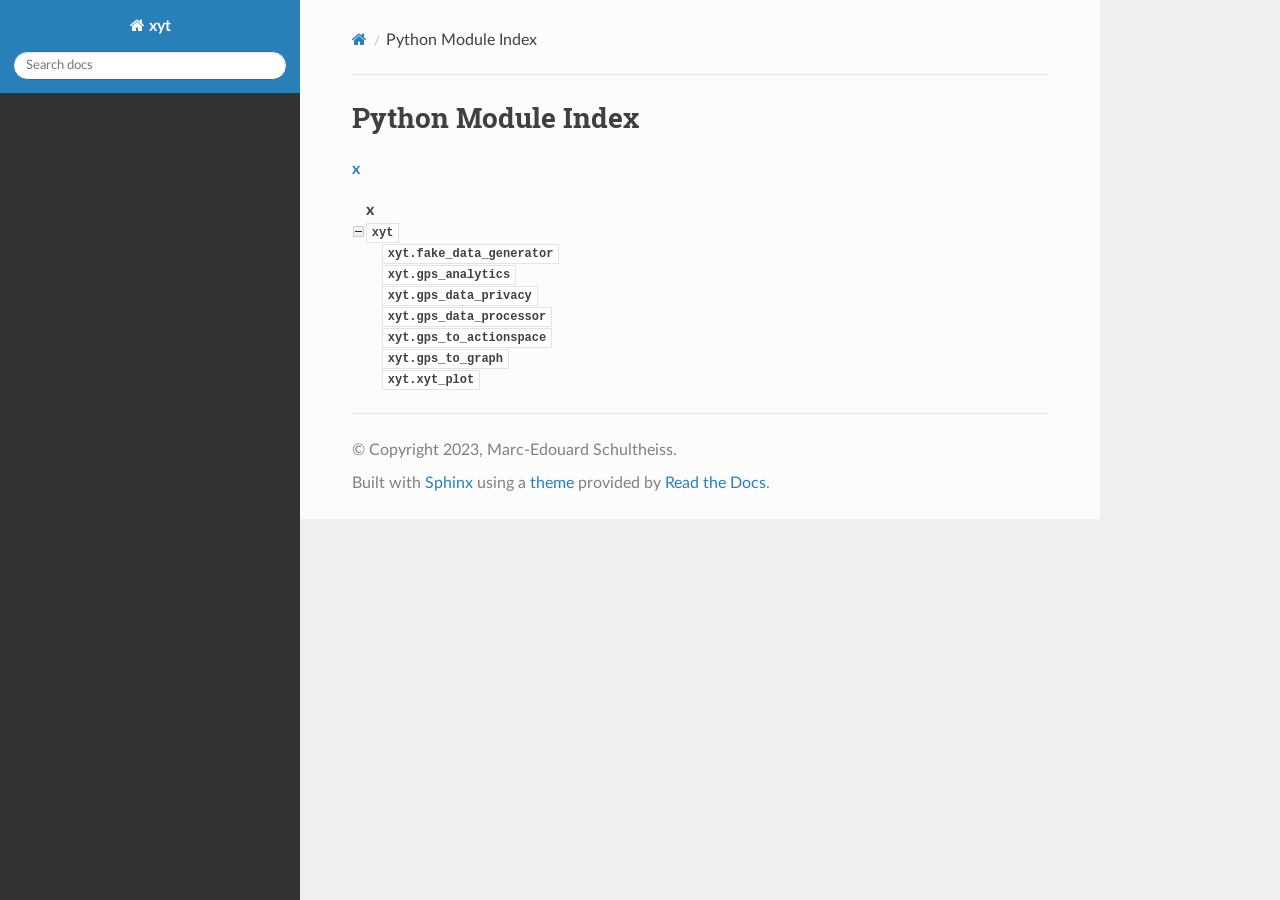
<file: py-modindex.html>
<!DOCTYPE html>
<html class="writer-html5" lang="en" data-content_root="./">
<head>
  <meta charset="utf-8" />
  <meta name="viewport" content="width=device-width, initial-scale=1.0" />
  <title>Python Module Index &mdash; xyt 0.1.0 documentation</title>
      <link rel="stylesheet" type="text/css" href="_static/pygments.css?v=80d5e7a1" />
      <link rel="stylesheet" type="text/css" href="_static/css/theme.css?v=19f00094" />

  
  <!--[if lt IE 9]>
    <script src="_static/js/html5shiv.min.js"></script>
  <![endif]-->
  
        <script src="_static/jquery.js?v=5d32c60e"></script>
        <script src="_static/_sphinx_javascript_frameworks_compat.js?v=2cd50e6c"></script>
        <script src="_static/documentation_options.js?v=01f34227"></script>
        <script src="_static/doctools.js?v=888ff710"></script>
        <script src="_static/sphinx_highlight.js?v=dc90522c"></script>
    <script src="_static/js/theme.js"></script>
    <link rel="index" title="Index" href="genindex.html" />
    <link rel="search" title="Search" href="search.html" />
 


</head>

<body class="wy-body-for-nav"> 
  <div class="wy-grid-for-nav">
    <nav data-toggle="wy-nav-shift" class="wy-nav-side">
      <div class="wy-side-scroll">
        <div class="wy-side-nav-search" >

          
          
          <a href="index.html" class="icon icon-home">
            xyt
          </a>
<div role="search">
  <form id="rtd-search-form" class="wy-form" action="search.html" method="get">
    <input type="text" name="q" placeholder="Search docs" aria-label="Search docs" />
    <input type="hidden" name="check_keywords" value="yes" />
    <input type="hidden" name="area" value="default" />
  </form>
</div>
        </div><div class="wy-menu wy-menu-vertical" data-spy="affix" role="navigation" aria-label="Navigation menu">
              <!-- Local TOC -->
              <div class="local-toc"></div>
        </div>
      </div>
    </nav>

    <section data-toggle="wy-nav-shift" class="wy-nav-content-wrap"><nav class="wy-nav-top" aria-label="Mobile navigation menu" >
          <i data-toggle="wy-nav-top" class="fa fa-bars"></i>
          <a href="index.html">xyt</a>
      </nav>

      <div class="wy-nav-content">
        <div class="rst-content">
          <div role="navigation" aria-label="Page navigation">
  <ul class="wy-breadcrumbs">
      <li><a href="index.html" class="icon icon-home" aria-label="Home"></a></li>
      <li class="breadcrumb-item active">Python Module Index</li>
      <li class="wy-breadcrumbs-aside">
      </li>
  </ul>
  <hr/>
</div>
          <div role="main" class="document" itemscope="itemscope" itemtype="http://schema.org/Article">
           <div itemprop="articleBody">
             

   <h1>Python Module Index</h1>

   <div class="modindex-jumpbox">
   <a href="#cap-x"><strong>x</strong></a>
   </div>

   <table class="indextable modindextable">
     <tr class="pcap"><td></td><td>&#160;</td><td></td></tr>
     <tr class="cap" id="cap-x"><td></td><td>
       <strong>x</strong></td><td></td></tr>
     <tr>
       <td><img src="_static/minus.png" class="toggler"
              id="toggle-1" style="display: none" alt="-" /></td>
       <td>
       <a href="xyt.html#module-xyt"><code class="xref">xyt</code></a></td><td>
       <em></em></td></tr>
     <tr class="cg-1">
       <td></td>
       <td>&#160;&#160;&#160;
       <a href="xyt.html#module-xyt.fake_data_generator"><code class="xref">xyt.fake_data_generator</code></a></td><td>
       <em></em></td></tr>
     <tr class="cg-1">
       <td></td>
       <td>&#160;&#160;&#160;
       <a href="xyt.html#module-xyt.gps_analytics"><code class="xref">xyt.gps_analytics</code></a></td><td>
       <em></em></td></tr>
     <tr class="cg-1">
       <td></td>
       <td>&#160;&#160;&#160;
       <a href="xyt.html#module-xyt.gps_data_privacy"><code class="xref">xyt.gps_data_privacy</code></a></td><td>
       <em></em></td></tr>
     <tr class="cg-1">
       <td></td>
       <td>&#160;&#160;&#160;
       <a href="xyt.html#module-xyt.gps_data_processor"><code class="xref">xyt.gps_data_processor</code></a></td><td>
       <em></em></td></tr>
     <tr class="cg-1">
       <td></td>
       <td>&#160;&#160;&#160;
       <a href="xyt.html#module-xyt.gps_to_actionspace"><code class="xref">xyt.gps_to_actionspace</code></a></td><td>
       <em></em></td></tr>
     <tr class="cg-1">
       <td></td>
       <td>&#160;&#160;&#160;
       <a href="xyt.html#module-xyt.gps_to_graph"><code class="xref">xyt.gps_to_graph</code></a></td><td>
       <em></em></td></tr>
     <tr class="cg-1">
       <td></td>
       <td>&#160;&#160;&#160;
       <a href="xyt.html#module-xyt.xyt_plot"><code class="xref">xyt.xyt_plot</code></a></td><td>
       <em></em></td></tr>
   </table>


           </div>
          </div>
          <footer>

  <hr/>

  <div role="contentinfo">
    <p>&#169; Copyright 2023, Marc-Edouard Schultheiss.</p>
  </div>

  Built with <a href="https://www.sphinx-doc.org/">Sphinx</a> using a
    <a href="https://github.com/readthedocs/sphinx_rtd_theme">theme</a>
    provided by <a href="https://readthedocs.org">Read the Docs</a>.
   

</footer>
        </div>
      </div>
    </section>
  </div>
  <script>
      jQuery(function () {
          SphinxRtdTheme.Navigation.enable(true);
      });
  </script> 

</body>
</html>
</file>
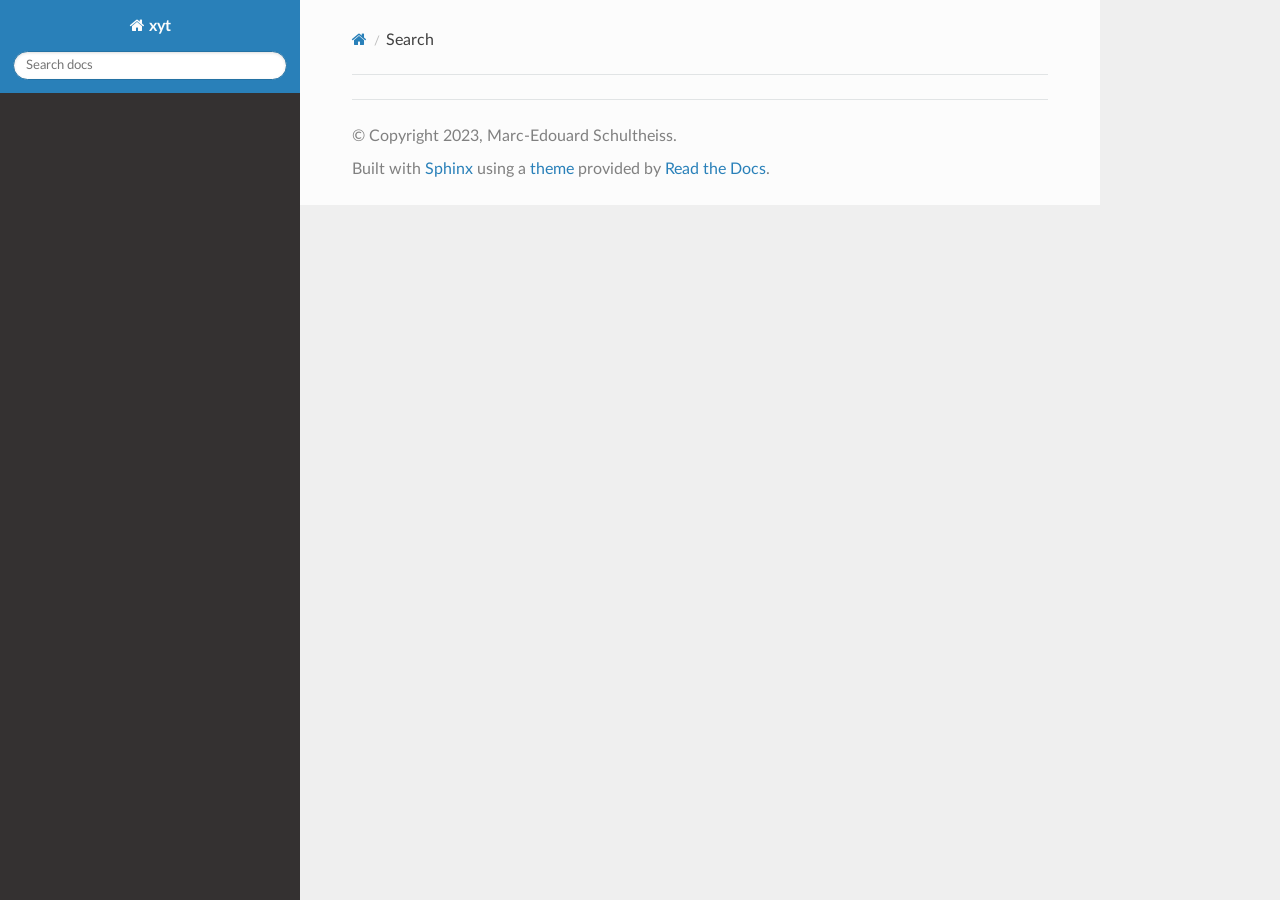
<file: search.html>
<!DOCTYPE html>
<html class="writer-html5" lang="en" data-content_root="./">
<head>
  <meta charset="utf-8" />
  <meta name="viewport" content="width=device-width, initial-scale=1.0" />
  <title>Search &mdash; xyt 0.1.0 documentation</title>
      <link rel="stylesheet" type="text/css" href="_static/pygments.css?v=80d5e7a1" />
      <link rel="stylesheet" type="text/css" href="_static/css/theme.css?v=19f00094" />

  
    
  <!--[if lt IE 9]>
    <script src="_static/js/html5shiv.min.js"></script>
  <![endif]-->
  
        <script src="_static/jquery.js?v=5d32c60e"></script>
        <script src="_static/_sphinx_javascript_frameworks_compat.js?v=2cd50e6c"></script>
        <script src="_static/documentation_options.js?v=01f34227"></script>
        <script src="_static/doctools.js?v=888ff710"></script>
        <script src="_static/sphinx_highlight.js?v=dc90522c"></script>
    <script src="_static/js/theme.js"></script>
    <script src="_static/searchtools.js"></script>
    <script src="_static/language_data.js"></script>
    <link rel="index" title="Index" href="genindex.html" />
    <link rel="search" title="Search" href="#" /> 
</head>

<body class="wy-body-for-nav"> 
  <div class="wy-grid-for-nav">
    <nav data-toggle="wy-nav-shift" class="wy-nav-side">
      <div class="wy-side-scroll">
        <div class="wy-side-nav-search" >

          
          
          <a href="index.html" class="icon icon-home">
            xyt
          </a>
<div role="search">
  <form id="rtd-search-form" class="wy-form" action="#" method="get">
    <input type="text" name="q" placeholder="Search docs" aria-label="Search docs" />
    <input type="hidden" name="check_keywords" value="yes" />
    <input type="hidden" name="area" value="default" />
  </form>
</div>
        </div><div class="wy-menu wy-menu-vertical" data-spy="affix" role="navigation" aria-label="Navigation menu">
              <!-- Local TOC -->
              <div class="local-toc"></div>
        </div>
      </div>
    </nav>

    <section data-toggle="wy-nav-shift" class="wy-nav-content-wrap"><nav class="wy-nav-top" aria-label="Mobile navigation menu" >
          <i data-toggle="wy-nav-top" class="fa fa-bars"></i>
          <a href="index.html">xyt</a>
      </nav>

      <div class="wy-nav-content">
        <div class="rst-content">
          <div role="navigation" aria-label="Page navigation">
  <ul class="wy-breadcrumbs">
      <li><a href="index.html" class="icon icon-home" aria-label="Home"></a></li>
      <li class="breadcrumb-item active">Search</li>
      <li class="wy-breadcrumbs-aside">
      </li>
  </ul>
  <hr/>
</div>
          <div role="main" class="document" itemscope="itemscope" itemtype="http://schema.org/Article">
           <div itemprop="articleBody">
             
  <noscript>
  <div id="fallback" class="admonition warning">
    <p class="last">
      Please activate JavaScript to enable the search functionality.
    </p>
  </div>
  </noscript>

  
  <div id="search-results">
  
  </div>

           </div>
          </div>
          <footer>

  <hr/>

  <div role="contentinfo">
    <p>&#169; Copyright 2023, Marc-Edouard Schultheiss.</p>
  </div>

  Built with <a href="https://www.sphinx-doc.org/">Sphinx</a> using a
    <a href="https://github.com/readthedocs/sphinx_rtd_theme">theme</a>
    provided by <a href="https://readthedocs.org">Read the Docs</a>.
   

</footer>
        </div>
      </div>
    </section>
  </div>
  <script>
      jQuery(function () {
          SphinxRtdTheme.Navigation.enable(true);
      });
  </script>
  <script>
    jQuery(function() { Search.loadIndex("searchindex.js"); });
  </script>
  
  <script id="searchindexloader"></script>
   


</body>
</html>
</file>
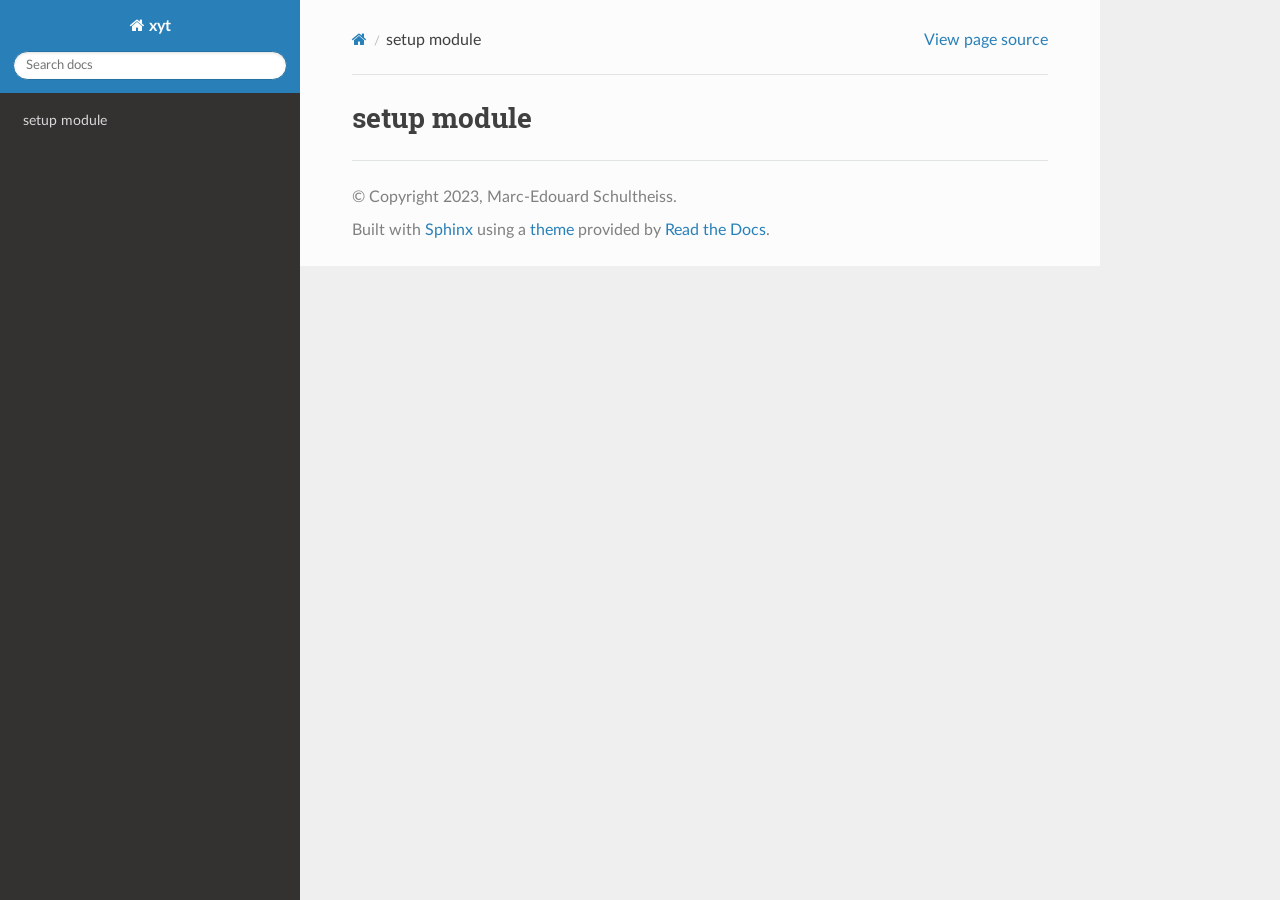
<file: setup.html>
<!DOCTYPE html>
<html class="writer-html5" lang="en" data-content_root="./">
<head>
  <meta charset="utf-8" /><meta name="viewport" content="width=device-width, initial-scale=1" />

  <meta name="viewport" content="width=device-width, initial-scale=1.0" />
  <title>setup module &mdash; xyt 0.1.0 documentation</title>
      <link rel="stylesheet" type="text/css" href="_static/pygments.css?v=80d5e7a1" />
      <link rel="stylesheet" type="text/css" href="_static/css/theme.css?v=19f00094" />

  
  <!--[if lt IE 9]>
    <script src="_static/js/html5shiv.min.js"></script>
  <![endif]-->
  
        <script src="_static/jquery.js?v=5d32c60e"></script>
        <script src="_static/_sphinx_javascript_frameworks_compat.js?v=2cd50e6c"></script>
        <script src="_static/documentation_options.js?v=01f34227"></script>
        <script src="_static/doctools.js?v=888ff710"></script>
        <script src="_static/sphinx_highlight.js?v=dc90522c"></script>
    <script src="_static/js/theme.js"></script>
    <link rel="index" title="Index" href="genindex.html" />
    <link rel="search" title="Search" href="search.html" /> 
</head>

<body class="wy-body-for-nav"> 
  <div class="wy-grid-for-nav">
    <nav data-toggle="wy-nav-shift" class="wy-nav-side">
      <div class="wy-side-scroll">
        <div class="wy-side-nav-search" >

          
          
          <a href="index.html" class="icon icon-home">
            xyt
          </a>
<div role="search">
  <form id="rtd-search-form" class="wy-form" action="search.html" method="get">
    <input type="text" name="q" placeholder="Search docs" aria-label="Search docs" />
    <input type="hidden" name="check_keywords" value="yes" />
    <input type="hidden" name="area" value="default" />
  </form>
</div>
        </div><div class="wy-menu wy-menu-vertical" data-spy="affix" role="navigation" aria-label="Navigation menu">
              <!-- Local TOC -->
              <div class="local-toc"><ul>
<li><a class="reference internal" href="#">setup module</a></li>
</ul>
</div>
        </div>
      </div>
    </nav>

    <section data-toggle="wy-nav-shift" class="wy-nav-content-wrap"><nav class="wy-nav-top" aria-label="Mobile navigation menu" >
          <i data-toggle="wy-nav-top" class="fa fa-bars"></i>
          <a href="index.html">xyt</a>
      </nav>

      <div class="wy-nav-content">
        <div class="rst-content">
          <div role="navigation" aria-label="Page navigation">
  <ul class="wy-breadcrumbs">
      <li><a href="index.html" class="icon icon-home" aria-label="Home"></a></li>
      <li class="breadcrumb-item active">setup module</li>
      <li class="wy-breadcrumbs-aside">
            <a href="_sources/setup.rst.txt" rel="nofollow"> View page source</a>
      </li>
  </ul>
  <hr/>
</div>
          <div role="main" class="document" itemscope="itemscope" itemtype="http://schema.org/Article">
           <div itemprop="articleBody">
             
  <section id="setup-module">
<h1>setup module<a class="headerlink" href="#setup-module" title="Link to this heading"></a></h1>
</section>


           </div>
          </div>
          <footer>

  <hr/>

  <div role="contentinfo">
    <p>&#169; Copyright 2023, Marc-Edouard Schultheiss.</p>
  </div>

  Built with <a href="https://www.sphinx-doc.org/">Sphinx</a> using a
    <a href="https://github.com/readthedocs/sphinx_rtd_theme">theme</a>
    provided by <a href="https://readthedocs.org">Read the Docs</a>.
   

</footer>
        </div>
      </div>
    </section>
  </div>
  <script>
      jQuery(function () {
          SphinxRtdTheme.Navigation.enable(true);
      });
  </script> 

</body>
</html>
</file>
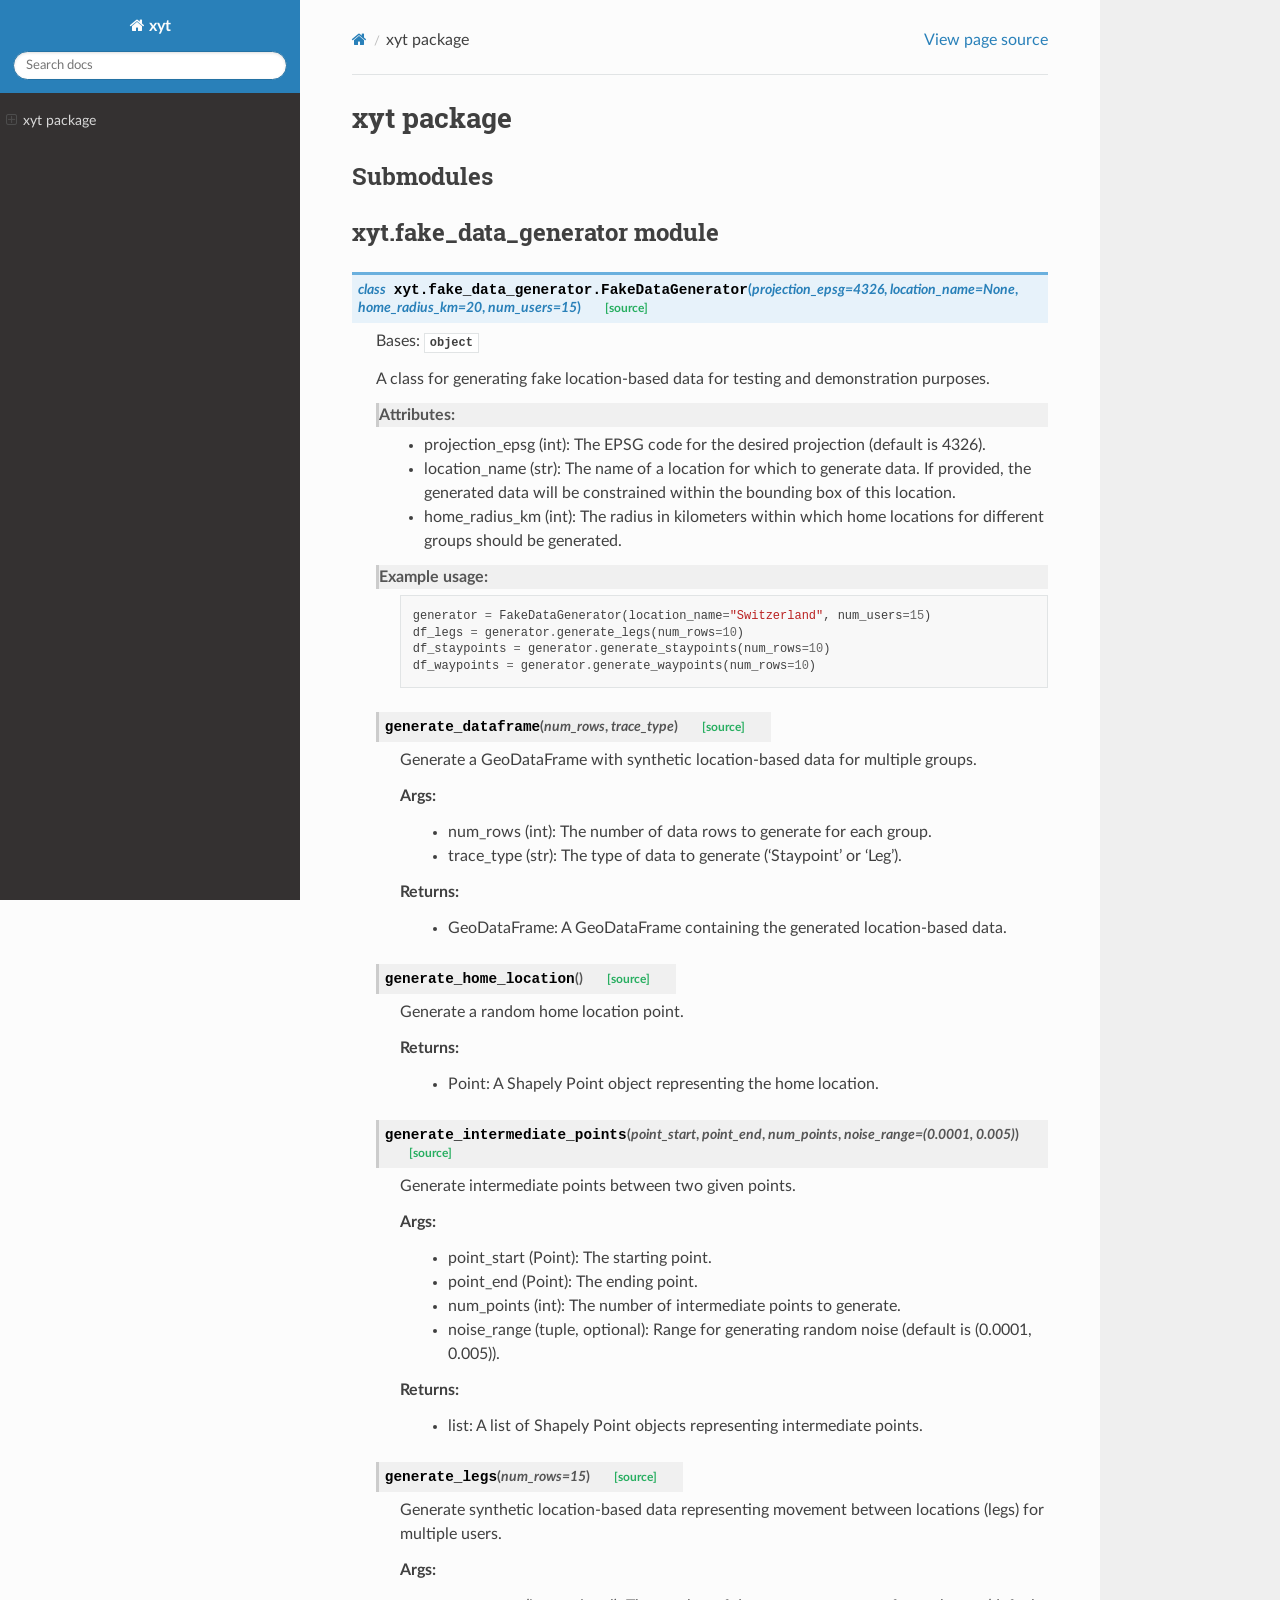
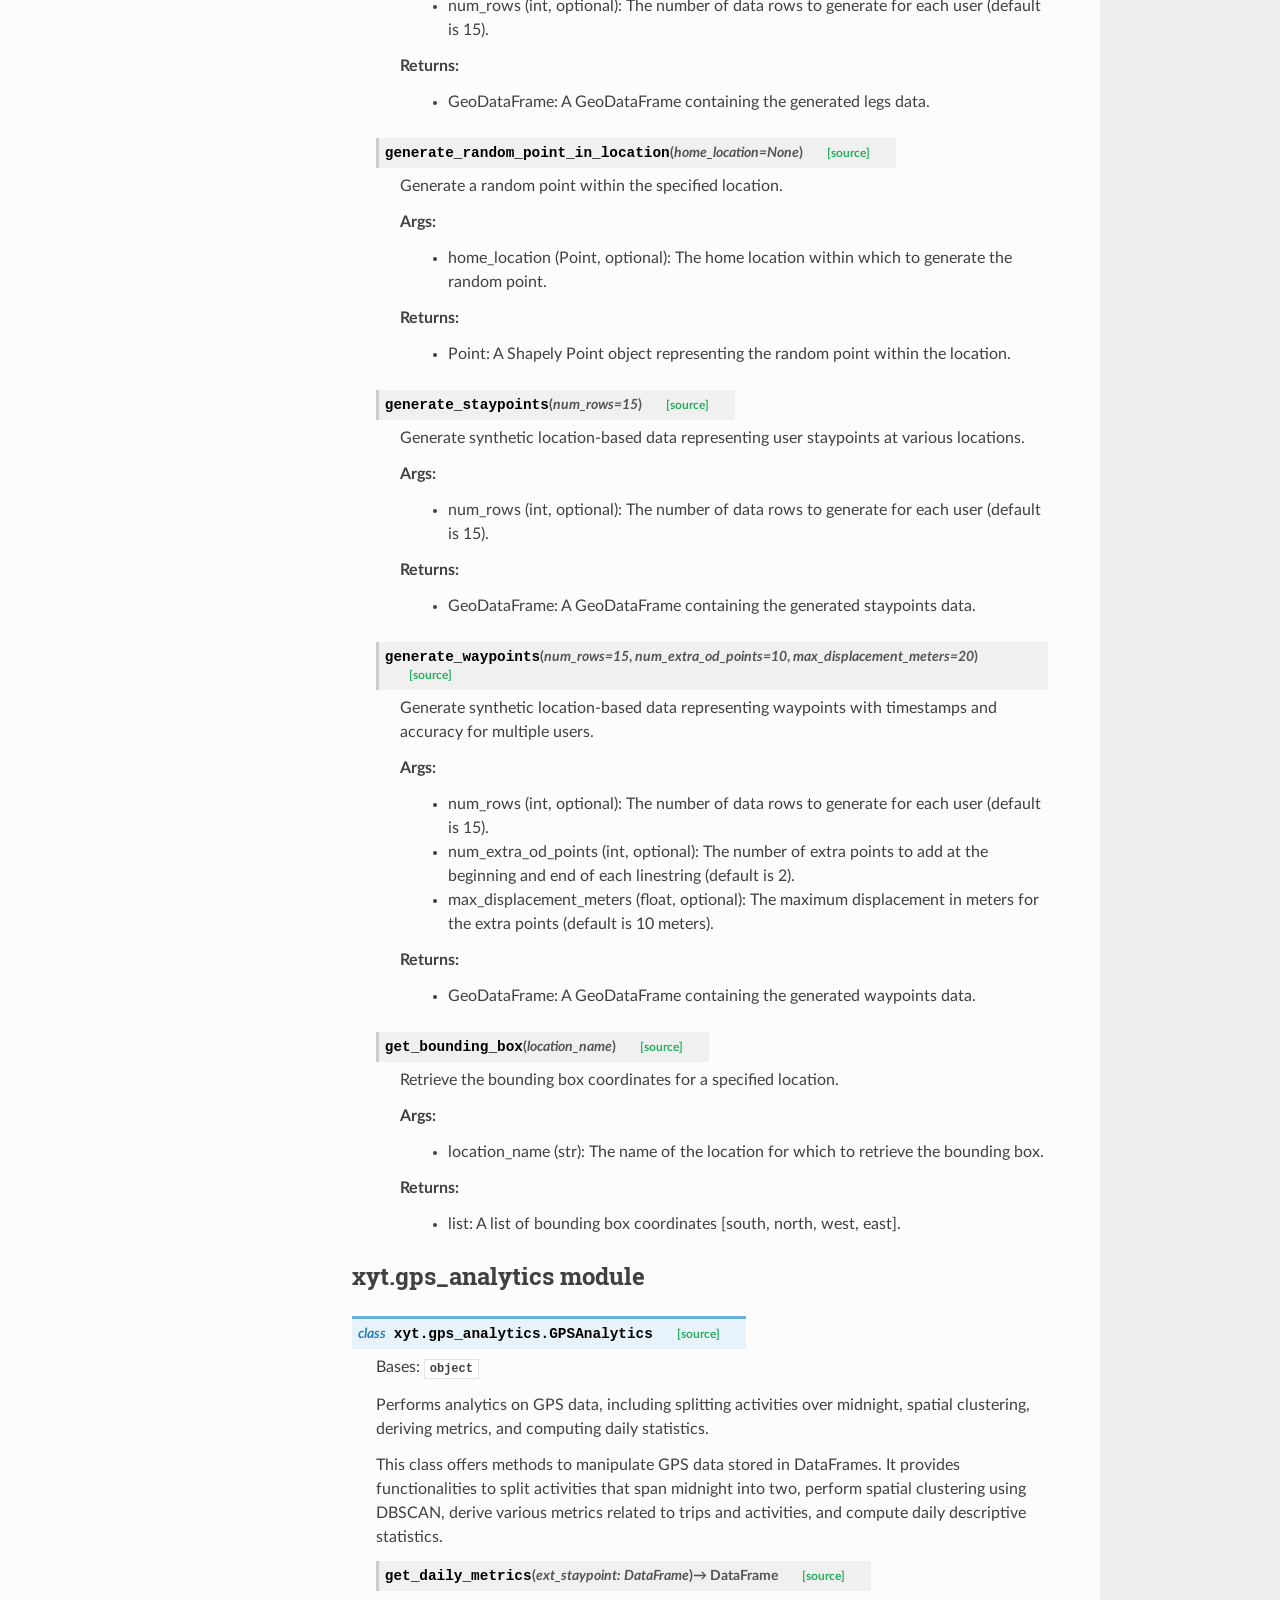
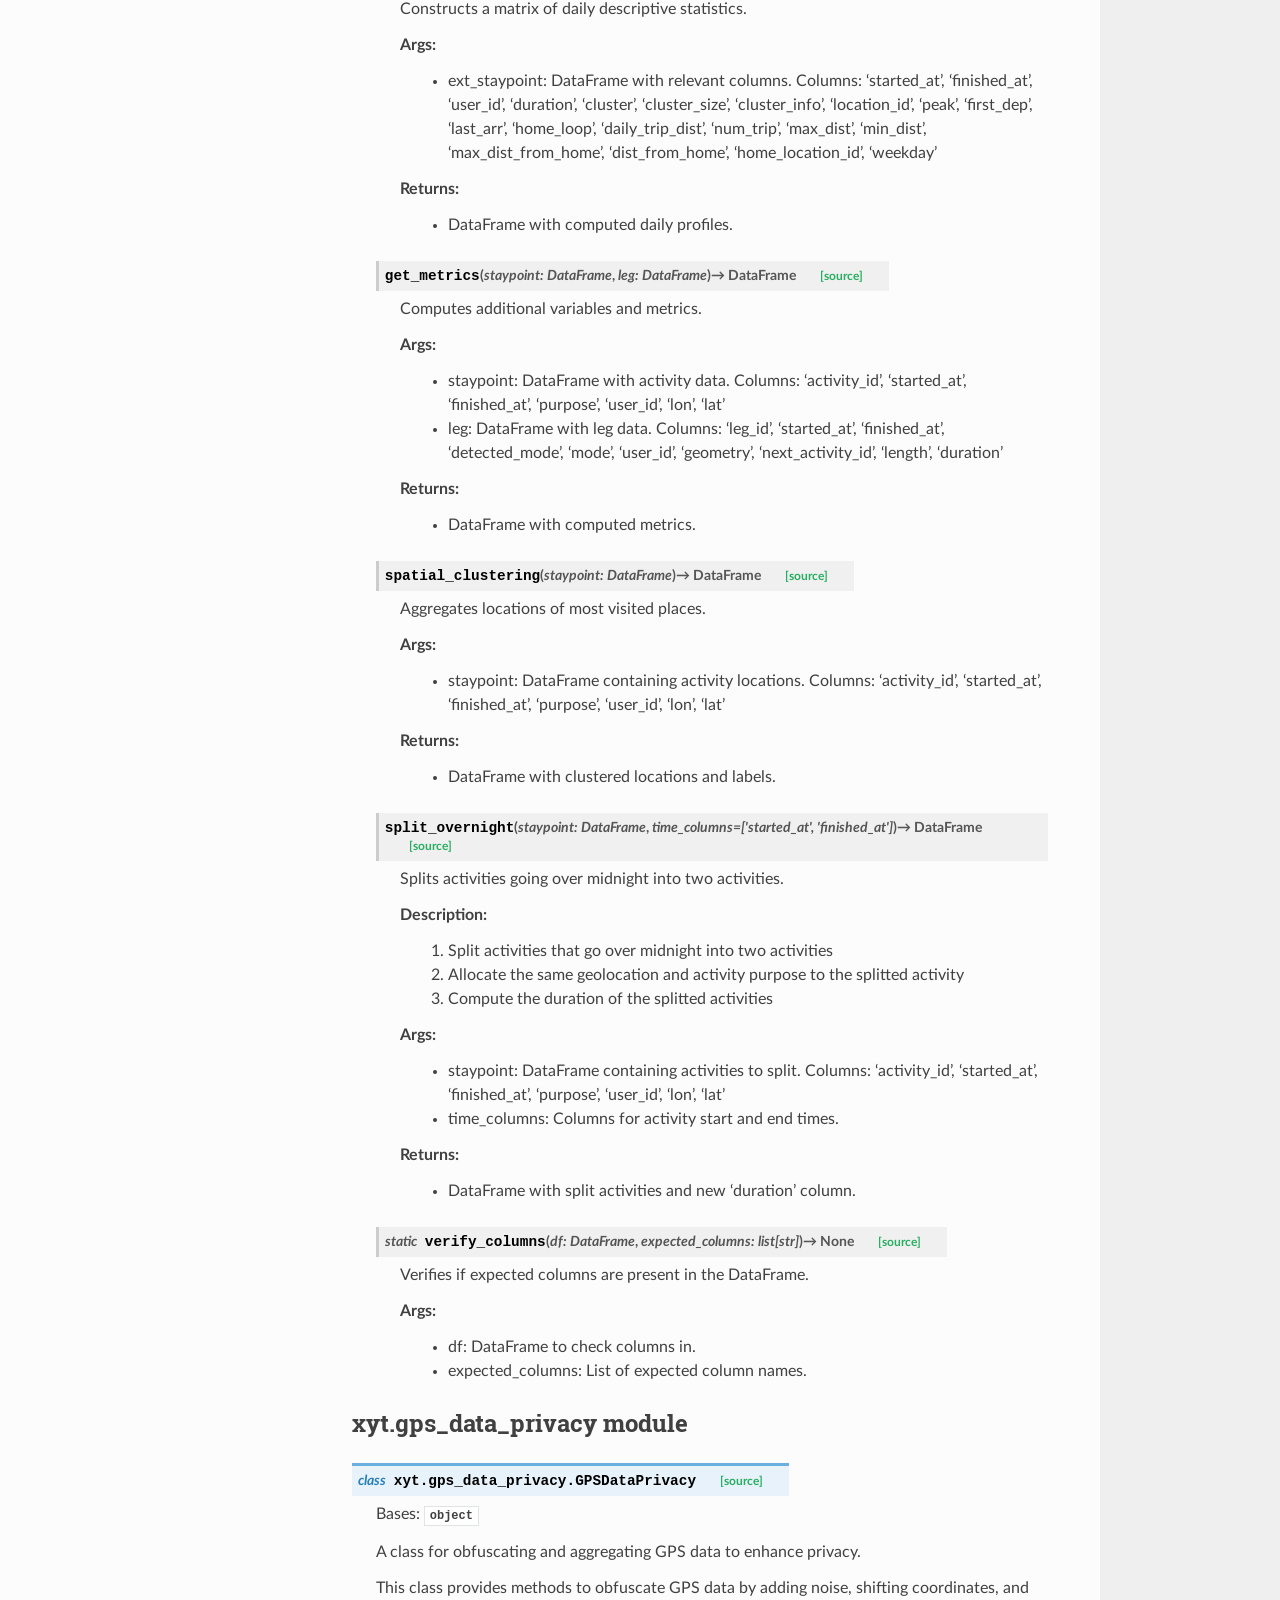
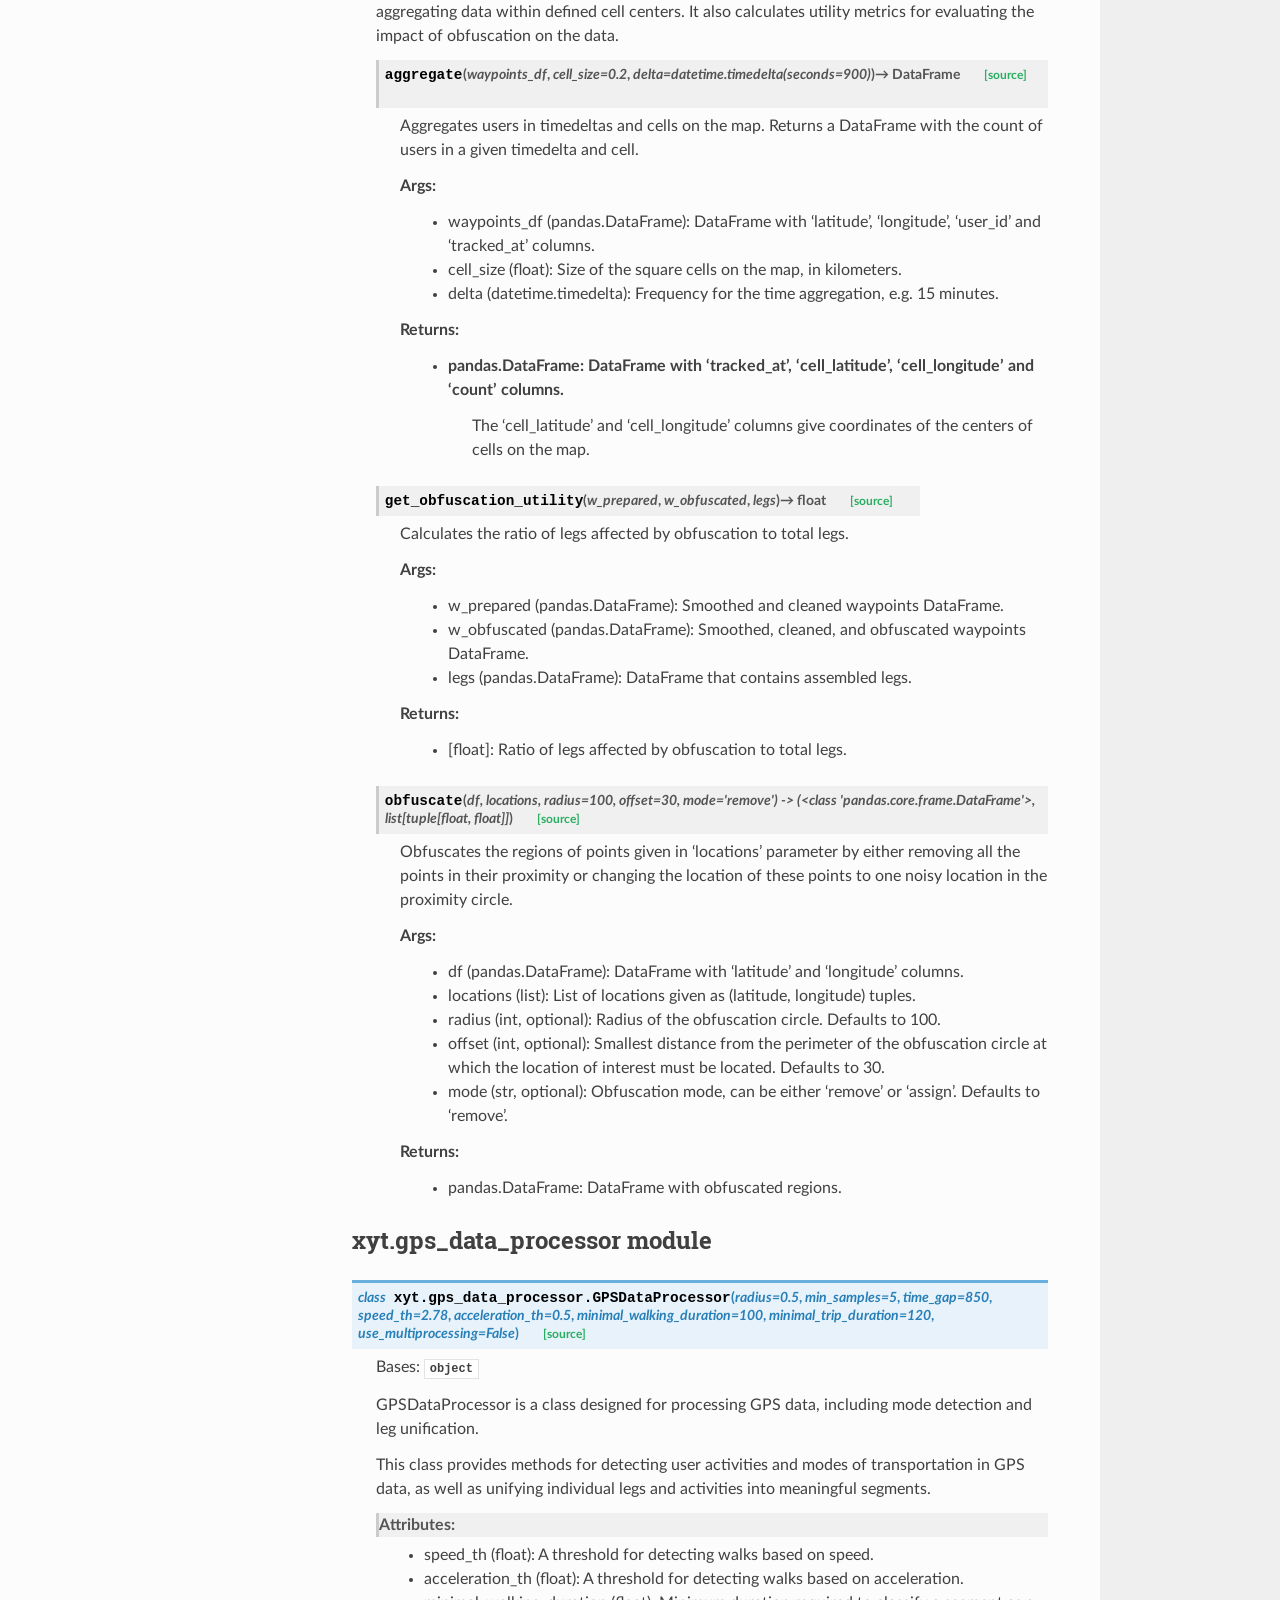
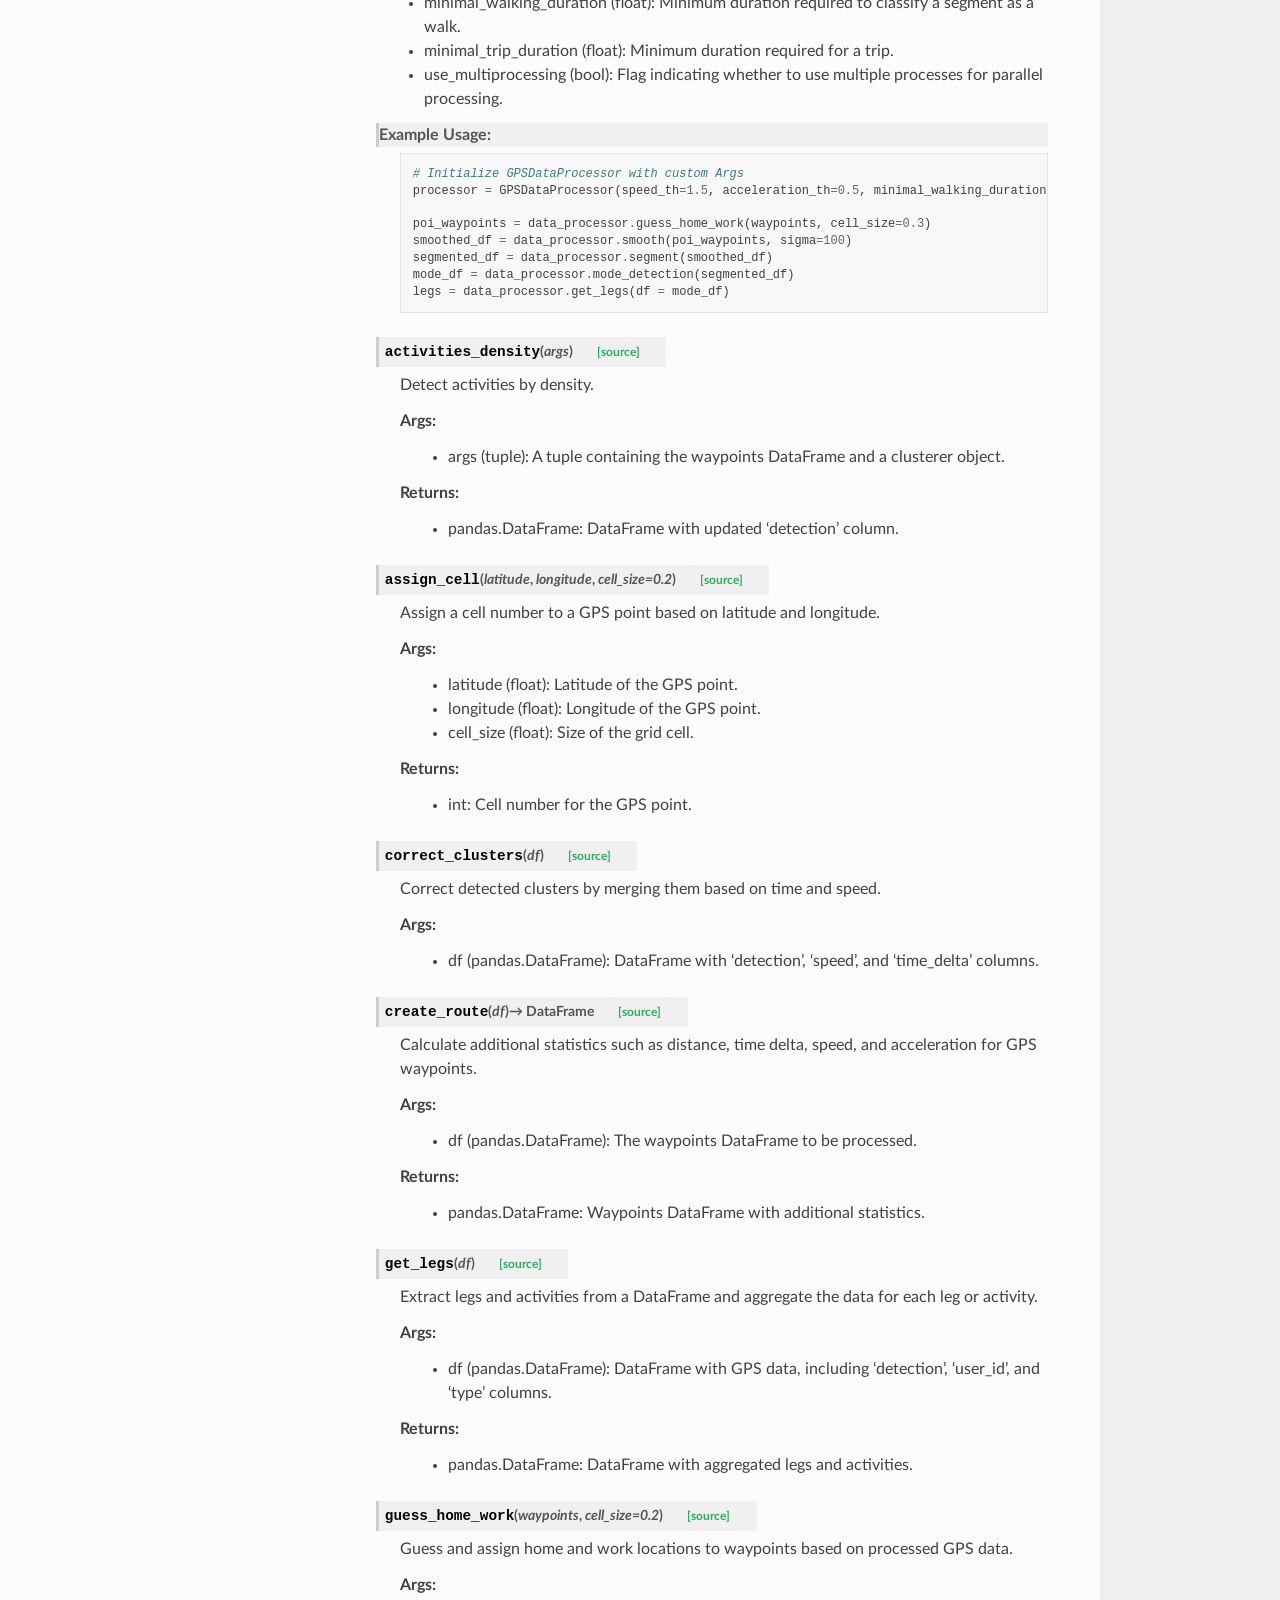
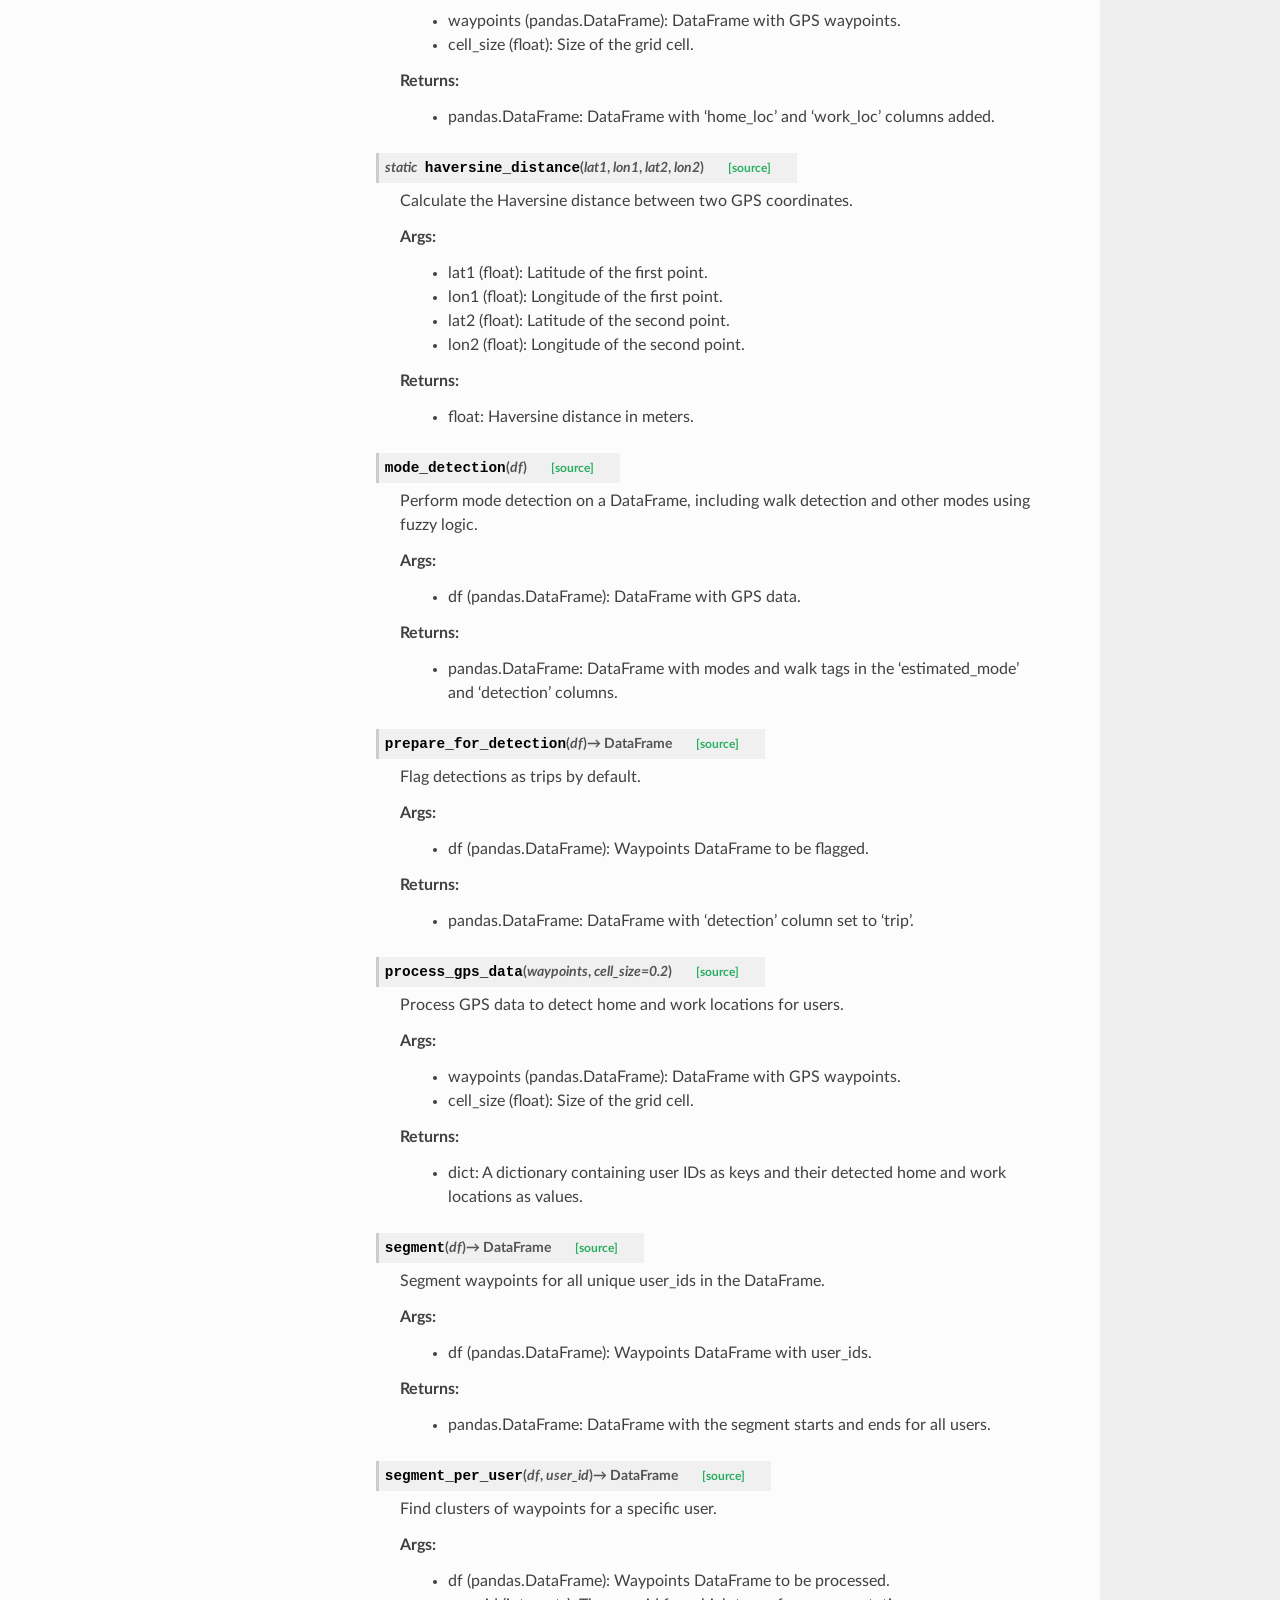
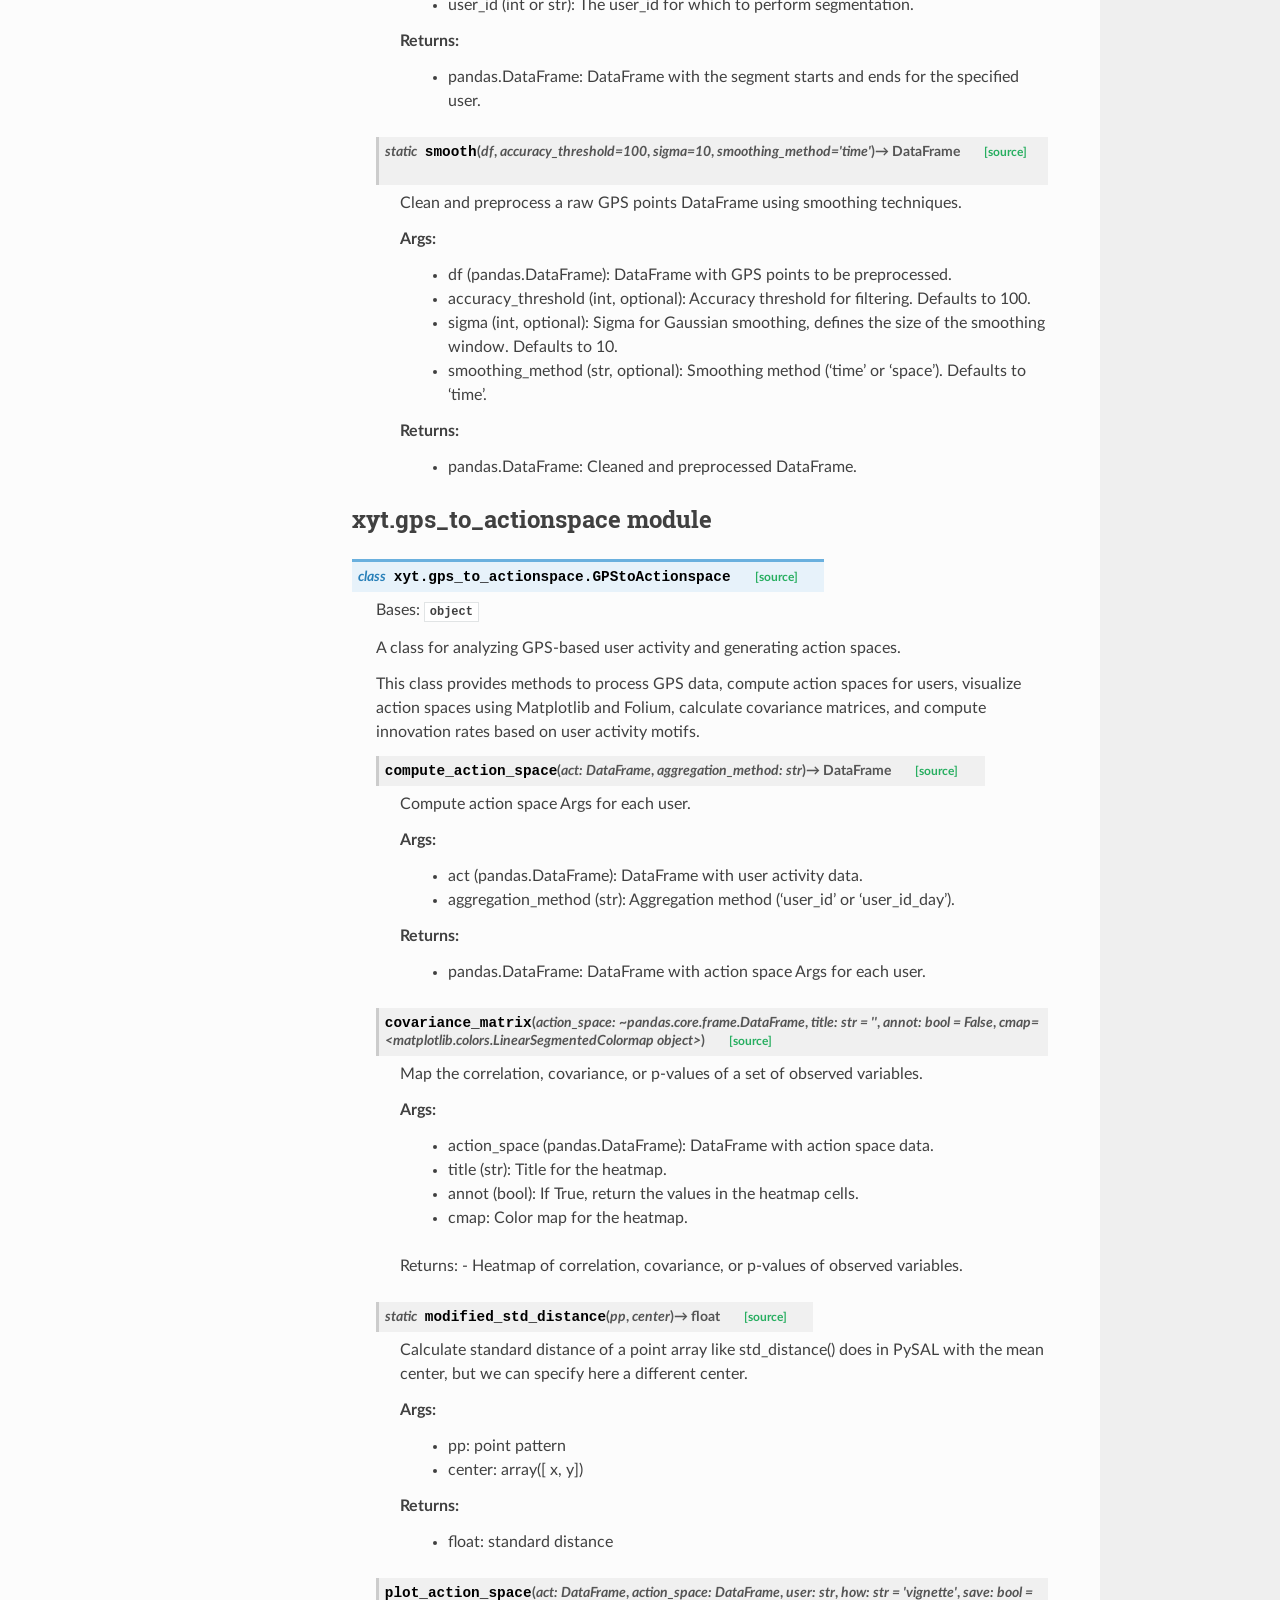
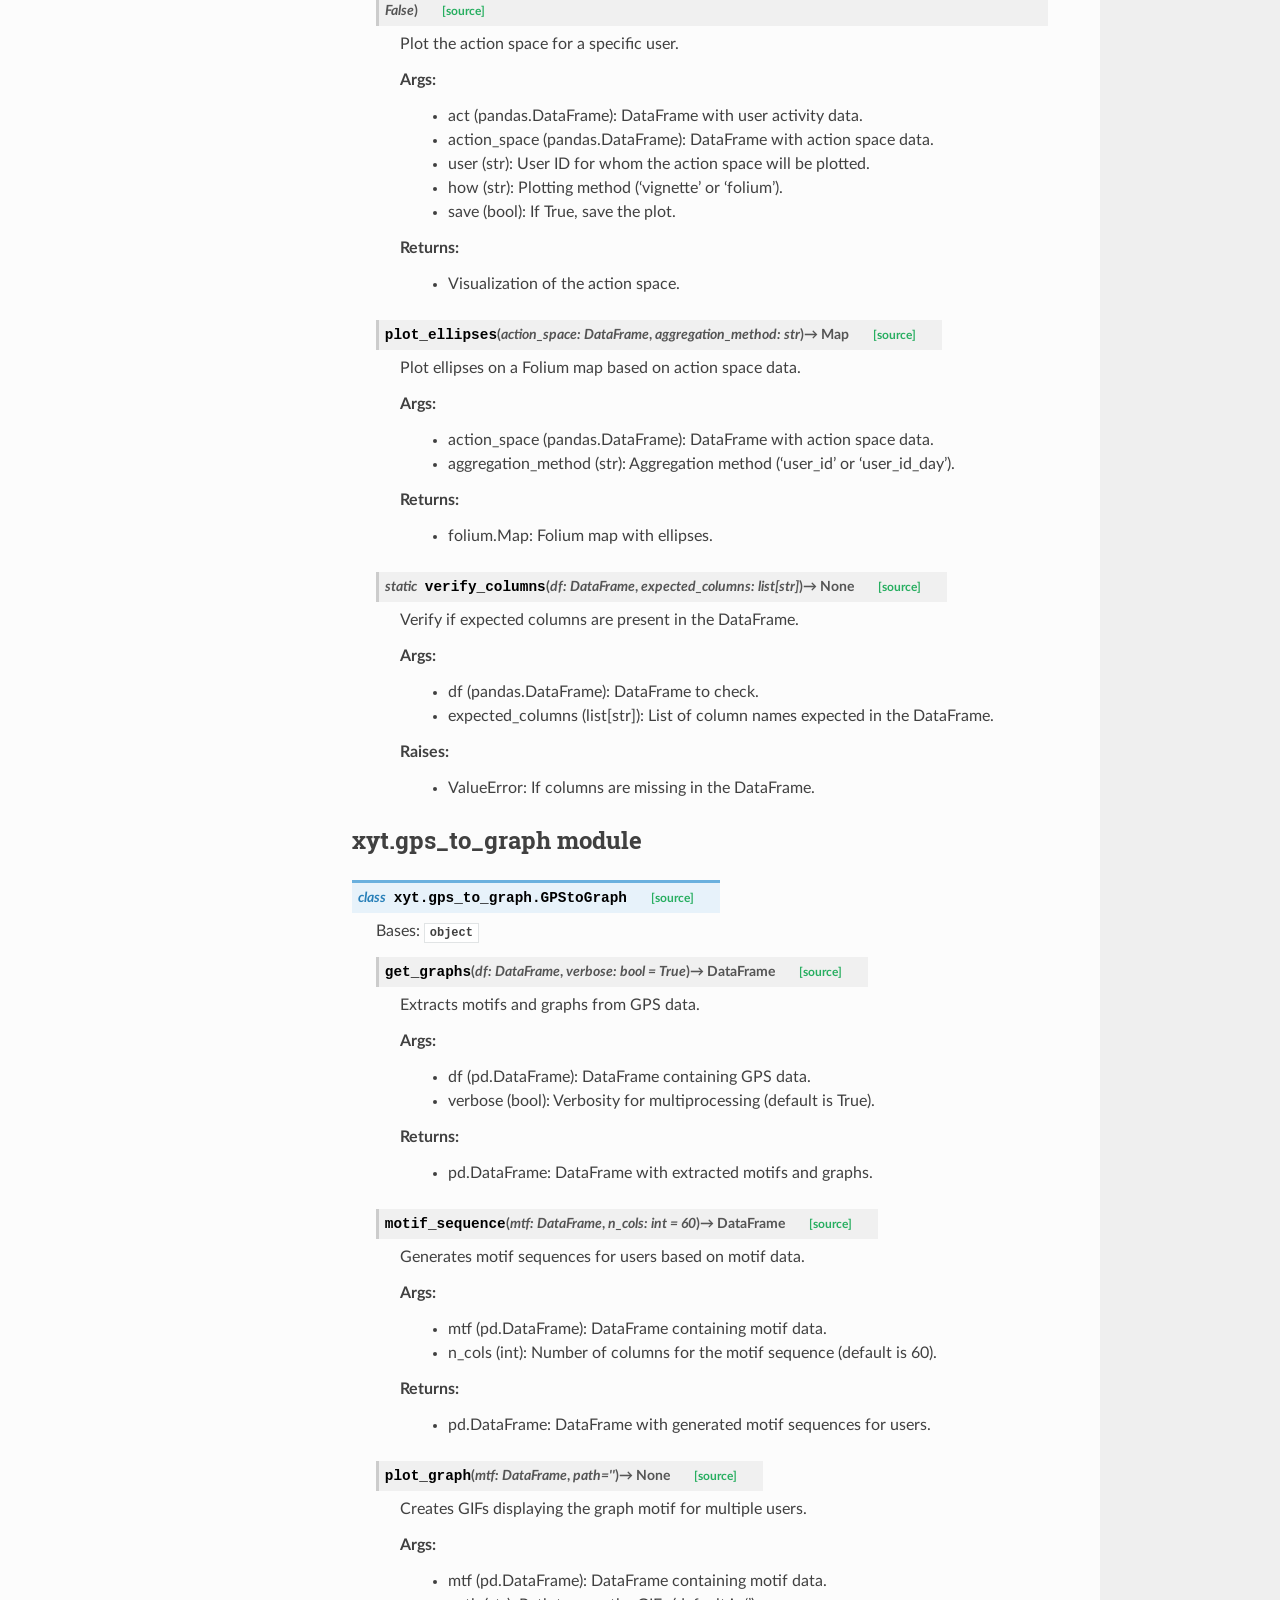
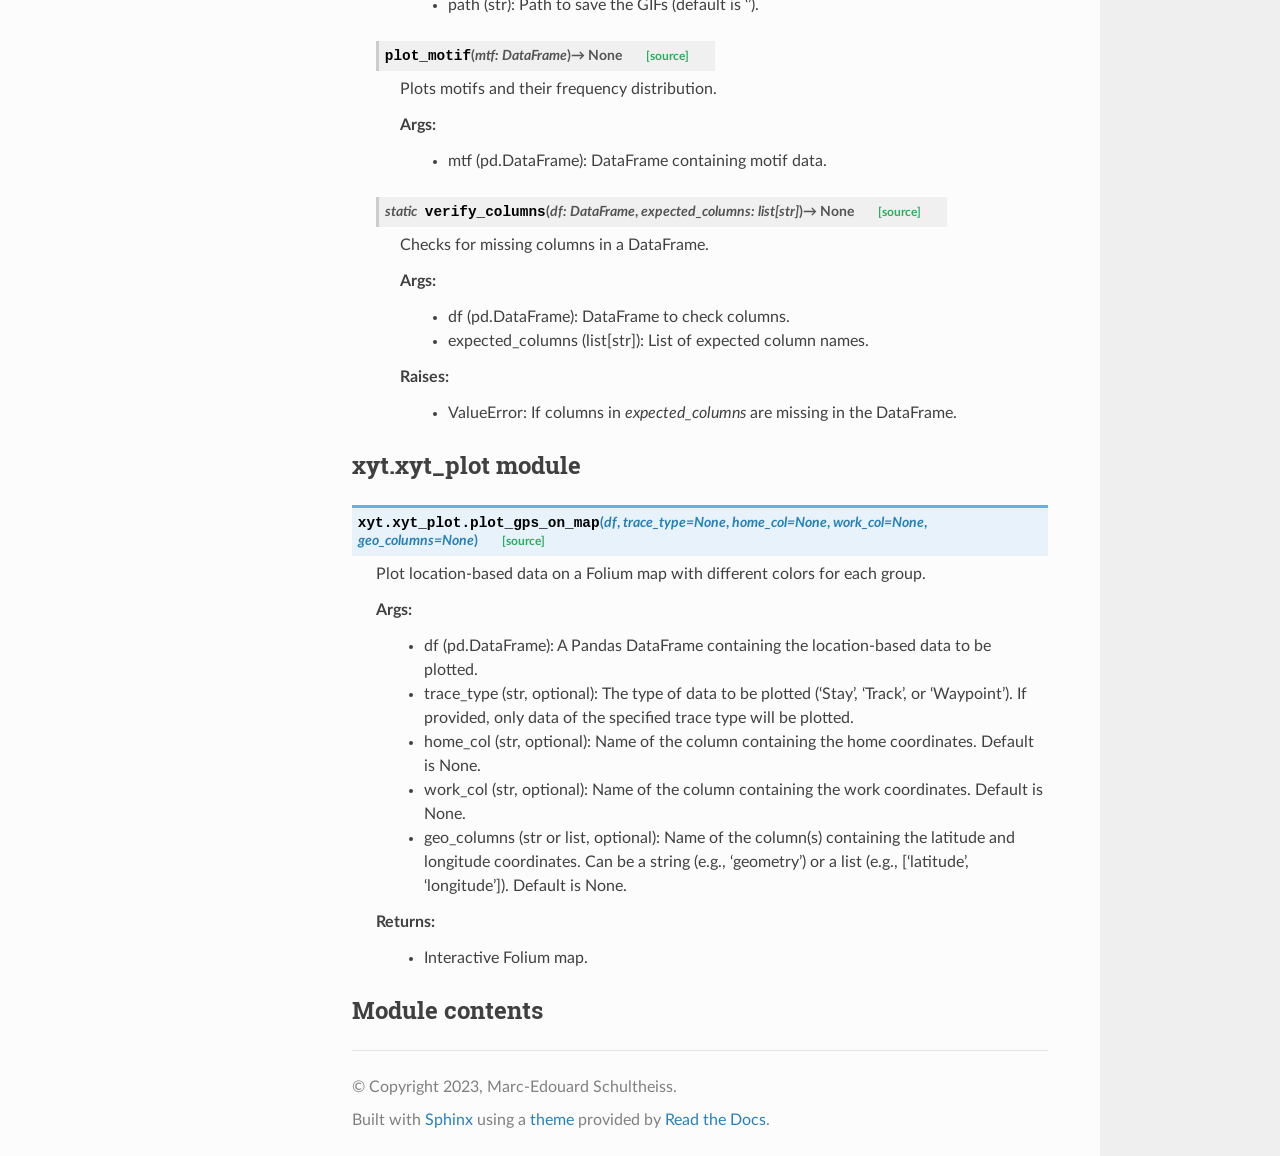
<file: xyt.html>
<!DOCTYPE html>
<html class="writer-html5" lang="en" data-content_root="./">
<head>
  <meta charset="utf-8" /><meta name="viewport" content="width=device-width, initial-scale=1" />

  <meta name="viewport" content="width=device-width, initial-scale=1.0" />
  <title>xyt package &mdash; xyt 0.1.0 documentation</title>
      <link rel="stylesheet" type="text/css" href="_static/pygments.css?v=80d5e7a1" />
      <link rel="stylesheet" type="text/css" href="_static/css/theme.css?v=19f00094" />

  
  <!--[if lt IE 9]>
    <script src="_static/js/html5shiv.min.js"></script>
  <![endif]-->
  
        <script src="_static/jquery.js?v=5d32c60e"></script>
        <script src="_static/_sphinx_javascript_frameworks_compat.js?v=2cd50e6c"></script>
        <script src="_static/documentation_options.js?v=01f34227"></script>
        <script src="_static/doctools.js?v=888ff710"></script>
        <script src="_static/sphinx_highlight.js?v=dc90522c"></script>
    <script src="_static/js/theme.js"></script>
    <link rel="index" title="Index" href="genindex.html" />
    <link rel="search" title="Search" href="search.html" /> 
</head>

<body class="wy-body-for-nav"> 
  <div class="wy-grid-for-nav">
    <nav data-toggle="wy-nav-shift" class="wy-nav-side">
      <div class="wy-side-scroll">
        <div class="wy-side-nav-search" >

          
          
          <a href="index.html" class="icon icon-home">
            xyt
          </a>
<div role="search">
  <form id="rtd-search-form" class="wy-form" action="search.html" method="get">
    <input type="text" name="q" placeholder="Search docs" aria-label="Search docs" />
    <input type="hidden" name="check_keywords" value="yes" />
    <input type="hidden" name="area" value="default" />
  </form>
</div>
        </div><div class="wy-menu wy-menu-vertical" data-spy="affix" role="navigation" aria-label="Navigation menu">
              <!-- Local TOC -->
              <div class="local-toc"><ul>
<li><a class="reference internal" href="#">xyt package</a><ul>
<li><a class="reference internal" href="#submodules">Submodules</a></li>
<li><a class="reference internal" href="#module-xyt.fake_data_generator">xyt.fake_data_generator module</a><ul>
<li><a class="reference internal" href="#xyt.fake_data_generator.FakeDataGenerator"><code class="docutils literal notranslate"><span class="pre">FakeDataGenerator</span></code></a><ul>
<li><a class="reference internal" href="#xyt.fake_data_generator.FakeDataGenerator.generate_dataframe"><code class="docutils literal notranslate"><span class="pre">FakeDataGenerator.generate_dataframe()</span></code></a></li>
<li><a class="reference internal" href="#xyt.fake_data_generator.FakeDataGenerator.generate_home_location"><code class="docutils literal notranslate"><span class="pre">FakeDataGenerator.generate_home_location()</span></code></a></li>
<li><a class="reference internal" href="#xyt.fake_data_generator.FakeDataGenerator.generate_intermediate_points"><code class="docutils literal notranslate"><span class="pre">FakeDataGenerator.generate_intermediate_points()</span></code></a></li>
<li><a class="reference internal" href="#xyt.fake_data_generator.FakeDataGenerator.generate_legs"><code class="docutils literal notranslate"><span class="pre">FakeDataGenerator.generate_legs()</span></code></a></li>
<li><a class="reference internal" href="#xyt.fake_data_generator.FakeDataGenerator.generate_random_point_in_location"><code class="docutils literal notranslate"><span class="pre">FakeDataGenerator.generate_random_point_in_location()</span></code></a></li>
<li><a class="reference internal" href="#xyt.fake_data_generator.FakeDataGenerator.generate_staypoints"><code class="docutils literal notranslate"><span class="pre">FakeDataGenerator.generate_staypoints()</span></code></a></li>
<li><a class="reference internal" href="#xyt.fake_data_generator.FakeDataGenerator.generate_waypoints"><code class="docutils literal notranslate"><span class="pre">FakeDataGenerator.generate_waypoints()</span></code></a></li>
<li><a class="reference internal" href="#xyt.fake_data_generator.FakeDataGenerator.get_bounding_box"><code class="docutils literal notranslate"><span class="pre">FakeDataGenerator.get_bounding_box()</span></code></a></li>
</ul>
</li>
</ul>
</li>
<li><a class="reference internal" href="#module-xyt.gps_analytics">xyt.gps_analytics module</a><ul>
<li><a class="reference internal" href="#xyt.gps_analytics.GPSAnalytics"><code class="docutils literal notranslate"><span class="pre">GPSAnalytics</span></code></a><ul>
<li><a class="reference internal" href="#xyt.gps_analytics.GPSAnalytics.get_daily_metrics"><code class="docutils literal notranslate"><span class="pre">GPSAnalytics.get_daily_metrics()</span></code></a></li>
<li><a class="reference internal" href="#xyt.gps_analytics.GPSAnalytics.get_metrics"><code class="docutils literal notranslate"><span class="pre">GPSAnalytics.get_metrics()</span></code></a></li>
<li><a class="reference internal" href="#xyt.gps_analytics.GPSAnalytics.spatial_clustering"><code class="docutils literal notranslate"><span class="pre">GPSAnalytics.spatial_clustering()</span></code></a></li>
<li><a class="reference internal" href="#xyt.gps_analytics.GPSAnalytics.split_overnight"><code class="docutils literal notranslate"><span class="pre">GPSAnalytics.split_overnight()</span></code></a></li>
<li><a class="reference internal" href="#xyt.gps_analytics.GPSAnalytics.verify_columns"><code class="docutils literal notranslate"><span class="pre">GPSAnalytics.verify_columns()</span></code></a></li>
</ul>
</li>
</ul>
</li>
<li><a class="reference internal" href="#module-xyt.gps_data_privacy">xyt.gps_data_privacy module</a><ul>
<li><a class="reference internal" href="#xyt.gps_data_privacy.GPSDataPrivacy"><code class="docutils literal notranslate"><span class="pre">GPSDataPrivacy</span></code></a><ul>
<li><a class="reference internal" href="#xyt.gps_data_privacy.GPSDataPrivacy.aggregate"><code class="docutils literal notranslate"><span class="pre">GPSDataPrivacy.aggregate()</span></code></a></li>
<li><a class="reference internal" href="#xyt.gps_data_privacy.GPSDataPrivacy.get_obfuscation_utility"><code class="docutils literal notranslate"><span class="pre">GPSDataPrivacy.get_obfuscation_utility()</span></code></a></li>
<li><a class="reference internal" href="#xyt.gps_data_privacy.GPSDataPrivacy.obfuscate"><code class="docutils literal notranslate"><span class="pre">GPSDataPrivacy.obfuscate()</span></code></a></li>
</ul>
</li>
</ul>
</li>
<li><a class="reference internal" href="#module-xyt.gps_data_processor">xyt.gps_data_processor module</a><ul>
<li><a class="reference internal" href="#xyt.gps_data_processor.GPSDataProcessor"><code class="docutils literal notranslate"><span class="pre">GPSDataProcessor</span></code></a><ul>
<li><a class="reference internal" href="#xyt.gps_data_processor.GPSDataProcessor.activities_density"><code class="docutils literal notranslate"><span class="pre">GPSDataProcessor.activities_density()</span></code></a></li>
<li><a class="reference internal" href="#xyt.gps_data_processor.GPSDataProcessor.assign_cell"><code class="docutils literal notranslate"><span class="pre">GPSDataProcessor.assign_cell()</span></code></a></li>
<li><a class="reference internal" href="#xyt.gps_data_processor.GPSDataProcessor.correct_clusters"><code class="docutils literal notranslate"><span class="pre">GPSDataProcessor.correct_clusters()</span></code></a></li>
<li><a class="reference internal" href="#xyt.gps_data_processor.GPSDataProcessor.create_route"><code class="docutils literal notranslate"><span class="pre">GPSDataProcessor.create_route()</span></code></a></li>
<li><a class="reference internal" href="#xyt.gps_data_processor.GPSDataProcessor.get_legs"><code class="docutils literal notranslate"><span class="pre">GPSDataProcessor.get_legs()</span></code></a></li>
<li><a class="reference internal" href="#xyt.gps_data_processor.GPSDataProcessor.guess_home_work"><code class="docutils literal notranslate"><span class="pre">GPSDataProcessor.guess_home_work()</span></code></a></li>
<li><a class="reference internal" href="#xyt.gps_data_processor.GPSDataProcessor.haversine_distance"><code class="docutils literal notranslate"><span class="pre">GPSDataProcessor.haversine_distance()</span></code></a></li>
<li><a class="reference internal" href="#xyt.gps_data_processor.GPSDataProcessor.mode_detection"><code class="docutils literal notranslate"><span class="pre">GPSDataProcessor.mode_detection()</span></code></a></li>
<li><a class="reference internal" href="#xyt.gps_data_processor.GPSDataProcessor.prepare_for_detection"><code class="docutils literal notranslate"><span class="pre">GPSDataProcessor.prepare_for_detection()</span></code></a></li>
<li><a class="reference internal" href="#xyt.gps_data_processor.GPSDataProcessor.process_gps_data"><code class="docutils literal notranslate"><span class="pre">GPSDataProcessor.process_gps_data()</span></code></a></li>
<li><a class="reference internal" href="#xyt.gps_data_processor.GPSDataProcessor.segment"><code class="docutils literal notranslate"><span class="pre">GPSDataProcessor.segment()</span></code></a></li>
<li><a class="reference internal" href="#xyt.gps_data_processor.GPSDataProcessor.segment_per_user"><code class="docutils literal notranslate"><span class="pre">GPSDataProcessor.segment_per_user()</span></code></a></li>
<li><a class="reference internal" href="#xyt.gps_data_processor.GPSDataProcessor.smooth"><code class="docutils literal notranslate"><span class="pre">GPSDataProcessor.smooth()</span></code></a></li>
</ul>
</li>
</ul>
</li>
<li><a class="reference internal" href="#module-xyt.gps_to_actionspace">xyt.gps_to_actionspace module</a><ul>
<li><a class="reference internal" href="#xyt.gps_to_actionspace.GPStoActionspace"><code class="docutils literal notranslate"><span class="pre">GPStoActionspace</span></code></a><ul>
<li><a class="reference internal" href="#xyt.gps_to_actionspace.GPStoActionspace.compute_action_space"><code class="docutils literal notranslate"><span class="pre">GPStoActionspace.compute_action_space()</span></code></a></li>
<li><a class="reference internal" href="#xyt.gps_to_actionspace.GPStoActionspace.covariance_matrix"><code class="docutils literal notranslate"><span class="pre">GPStoActionspace.covariance_matrix()</span></code></a></li>
<li><a class="reference internal" href="#xyt.gps_to_actionspace.GPStoActionspace.modified_std_distance"><code class="docutils literal notranslate"><span class="pre">GPStoActionspace.modified_std_distance()</span></code></a></li>
<li><a class="reference internal" href="#xyt.gps_to_actionspace.GPStoActionspace.plot_action_space"><code class="docutils literal notranslate"><span class="pre">GPStoActionspace.plot_action_space()</span></code></a></li>
<li><a class="reference internal" href="#xyt.gps_to_actionspace.GPStoActionspace.plot_ellipses"><code class="docutils literal notranslate"><span class="pre">GPStoActionspace.plot_ellipses()</span></code></a></li>
<li><a class="reference internal" href="#xyt.gps_to_actionspace.GPStoActionspace.verify_columns"><code class="docutils literal notranslate"><span class="pre">GPStoActionspace.verify_columns()</span></code></a></li>
</ul>
</li>
</ul>
</li>
<li><a class="reference internal" href="#module-xyt.gps_to_graph">xyt.gps_to_graph module</a><ul>
<li><a class="reference internal" href="#xyt.gps_to_graph.GPStoGraph"><code class="docutils literal notranslate"><span class="pre">GPStoGraph</span></code></a><ul>
<li><a class="reference internal" href="#xyt.gps_to_graph.GPStoGraph.get_graphs"><code class="docutils literal notranslate"><span class="pre">GPStoGraph.get_graphs()</span></code></a></li>
<li><a class="reference internal" href="#xyt.gps_to_graph.GPStoGraph.motif_sequence"><code class="docutils literal notranslate"><span class="pre">GPStoGraph.motif_sequence()</span></code></a></li>
<li><a class="reference internal" href="#xyt.gps_to_graph.GPStoGraph.plot_graph"><code class="docutils literal notranslate"><span class="pre">GPStoGraph.plot_graph()</span></code></a></li>
<li><a class="reference internal" href="#xyt.gps_to_graph.GPStoGraph.plot_motif"><code class="docutils literal notranslate"><span class="pre">GPStoGraph.plot_motif()</span></code></a></li>
<li><a class="reference internal" href="#xyt.gps_to_graph.GPStoGraph.verify_columns"><code class="docutils literal notranslate"><span class="pre">GPStoGraph.verify_columns()</span></code></a></li>
</ul>
</li>
</ul>
</li>
<li><a class="reference internal" href="#module-xyt.xyt_plot">xyt.xyt_plot module</a><ul>
<li><a class="reference internal" href="#xyt.xyt_plot.plot_gps_on_map"><code class="docutils literal notranslate"><span class="pre">plot_gps_on_map()</span></code></a></li>
</ul>
</li>
<li><a class="reference internal" href="#module-xyt">Module contents</a></li>
</ul>
</li>
</ul>
</div>
        </div>
      </div>
    </nav>

    <section data-toggle="wy-nav-shift" class="wy-nav-content-wrap"><nav class="wy-nav-top" aria-label="Mobile navigation menu" >
          <i data-toggle="wy-nav-top" class="fa fa-bars"></i>
          <a href="index.html">xyt</a>
      </nav>

      <div class="wy-nav-content">
        <div class="rst-content">
          <div role="navigation" aria-label="Page navigation">
  <ul class="wy-breadcrumbs">
      <li><a href="index.html" class="icon icon-home" aria-label="Home"></a></li>
      <li class="breadcrumb-item active">xyt package</li>
      <li class="wy-breadcrumbs-aside">
            <a href="_sources/xyt.rst.txt" rel="nofollow"> View page source</a>
      </li>
  </ul>
  <hr/>
</div>
          <div role="main" class="document" itemscope="itemscope" itemtype="http://schema.org/Article">
           <div itemprop="articleBody">
             
  <section id="xyt-package">
<h1>xyt package<a class="headerlink" href="#xyt-package" title="Link to this heading"></a></h1>
<section id="submodules">
<h2>Submodules<a class="headerlink" href="#submodules" title="Link to this heading"></a></h2>
</section>
<section id="module-xyt.fake_data_generator">
<span id="xyt-fake-data-generator-module"></span><h2>xyt.fake_data_generator module<a class="headerlink" href="#module-xyt.fake_data_generator" title="Link to this heading"></a></h2>
<dl class="py class">
<dt class="sig sig-object py" id="xyt.fake_data_generator.FakeDataGenerator">
<em class="property"><span class="pre">class</span><span class="w"> </span></em><span class="sig-prename descclassname"><span class="pre">xyt.fake_data_generator.</span></span><span class="sig-name descname"><span class="pre">FakeDataGenerator</span></span><span class="sig-paren">(</span><em class="sig-param"><span class="n"><span class="pre">projection_epsg</span></span><span class="o"><span class="pre">=</span></span><span class="default_value"><span class="pre">4326</span></span></em>, <em class="sig-param"><span class="n"><span class="pre">location_name</span></span><span class="o"><span class="pre">=</span></span><span class="default_value"><span class="pre">None</span></span></em>, <em class="sig-param"><span class="n"><span class="pre">home_radius_km</span></span><span class="o"><span class="pre">=</span></span><span class="default_value"><span class="pre">20</span></span></em>, <em class="sig-param"><span class="n"><span class="pre">num_users</span></span><span class="o"><span class="pre">=</span></span><span class="default_value"><span class="pre">15</span></span></em><span class="sig-paren">)</span><a class="reference internal" href="_modules/xyt/fake_data_generator.html#FakeDataGenerator"><span class="viewcode-link"><span class="pre">[source]</span></span></a><a class="headerlink" href="#xyt.fake_data_generator.FakeDataGenerator" title="Link to this definition"></a></dt>
<dd><p>Bases: <code class="xref py py-class docutils literal notranslate"><span class="pre">object</span></code></p>
<p>A class for generating fake location-based data for testing and demonstration purposes.</p>
<dl>
<dt>Attributes:</dt><dd><ul class="simple">
<li><p>projection_epsg (int): The EPSG code for the desired projection (default is 4326).</p></li>
<li><p>location_name (str): The name of a location for which to generate data. If provided, the generated data will be constrained within the bounding box of this location.</p></li>
<li><p>home_radius_km (int): The radius in kilometers within which home locations for different groups should be generated.</p></li>
</ul>
</dd>
<dt>Example usage:</dt><dd><div class="highlight-python notranslate"><div class="highlight"><pre><span></span><span class="n">generator</span> <span class="o">=</span> <span class="n">FakeDataGenerator</span><span class="p">(</span><span class="n">location_name</span><span class="o">=</span><span class="s2">&quot;Switzerland&quot;</span><span class="p">,</span> <span class="n">num_users</span><span class="o">=</span><span class="mi">15</span><span class="p">)</span>
<span class="n">df_legs</span> <span class="o">=</span> <span class="n">generator</span><span class="o">.</span><span class="n">generate_legs</span><span class="p">(</span><span class="n">num_rows</span><span class="o">=</span><span class="mi">10</span><span class="p">)</span>
<span class="n">df_staypoints</span> <span class="o">=</span> <span class="n">generator</span><span class="o">.</span><span class="n">generate_staypoints</span><span class="p">(</span><span class="n">num_rows</span><span class="o">=</span><span class="mi">10</span><span class="p">)</span>
<span class="n">df_waypoints</span> <span class="o">=</span> <span class="n">generator</span><span class="o">.</span><span class="n">generate_waypoints</span><span class="p">(</span><span class="n">num_rows</span><span class="o">=</span><span class="mi">10</span><span class="p">)</span>
</pre></div>
</div>
</dd>
</dl>
<dl class="py method">
<dt class="sig sig-object py" id="xyt.fake_data_generator.FakeDataGenerator.generate_dataframe">
<span class="sig-name descname"><span class="pre">generate_dataframe</span></span><span class="sig-paren">(</span><em class="sig-param"><span class="n"><span class="pre">num_rows</span></span></em>, <em class="sig-param"><span class="n"><span class="pre">trace_type</span></span></em><span class="sig-paren">)</span><a class="reference internal" href="_modules/xyt/fake_data_generator.html#FakeDataGenerator.generate_dataframe"><span class="viewcode-link"><span class="pre">[source]</span></span></a><a class="headerlink" href="#xyt.fake_data_generator.FakeDataGenerator.generate_dataframe" title="Link to this definition"></a></dt>
<dd><p>Generate a GeoDataFrame with synthetic location-based data for multiple groups.</p>
<dl class="simple">
<dt>Args:</dt><dd><ul class="simple">
<li><p>num_rows (int): The number of data rows to generate for each group.</p></li>
<li><p>trace_type (str): The type of data to generate (‘Staypoint’ or ‘Leg’).</p></li>
</ul>
</dd>
<dt>Returns:</dt><dd><ul class="simple">
<li><p>GeoDataFrame: A GeoDataFrame containing the generated location-based data.</p></li>
</ul>
</dd>
</dl>
</dd></dl>

<dl class="py method">
<dt class="sig sig-object py" id="xyt.fake_data_generator.FakeDataGenerator.generate_home_location">
<span class="sig-name descname"><span class="pre">generate_home_location</span></span><span class="sig-paren">(</span><span class="sig-paren">)</span><a class="reference internal" href="_modules/xyt/fake_data_generator.html#FakeDataGenerator.generate_home_location"><span class="viewcode-link"><span class="pre">[source]</span></span></a><a class="headerlink" href="#xyt.fake_data_generator.FakeDataGenerator.generate_home_location" title="Link to this definition"></a></dt>
<dd><p>Generate a random home location point.</p>
<dl class="simple">
<dt>Returns:</dt><dd><ul class="simple">
<li><p>Point: A Shapely Point object representing the home location.</p></li>
</ul>
</dd>
</dl>
</dd></dl>

<dl class="py method">
<dt class="sig sig-object py" id="xyt.fake_data_generator.FakeDataGenerator.generate_intermediate_points">
<span class="sig-name descname"><span class="pre">generate_intermediate_points</span></span><span class="sig-paren">(</span><em class="sig-param"><span class="n"><span class="pre">point_start</span></span></em>, <em class="sig-param"><span class="n"><span class="pre">point_end</span></span></em>, <em class="sig-param"><span class="n"><span class="pre">num_points</span></span></em>, <em class="sig-param"><span class="n"><span class="pre">noise_range</span></span><span class="o"><span class="pre">=</span></span><span class="default_value"><span class="pre">(0.0001,</span> <span class="pre">0.005)</span></span></em><span class="sig-paren">)</span><a class="reference internal" href="_modules/xyt/fake_data_generator.html#FakeDataGenerator.generate_intermediate_points"><span class="viewcode-link"><span class="pre">[source]</span></span></a><a class="headerlink" href="#xyt.fake_data_generator.FakeDataGenerator.generate_intermediate_points" title="Link to this definition"></a></dt>
<dd><p>Generate intermediate points between two given points.</p>
<dl class="simple">
<dt>Args:</dt><dd><ul class="simple">
<li><p>point_start (Point): The starting point.</p></li>
<li><p>point_end (Point): The ending point.</p></li>
<li><p>num_points (int): The number of intermediate points to generate.</p></li>
<li><p>noise_range (tuple, optional): Range for generating random noise (default is (0.0001, 0.005)).</p></li>
</ul>
</dd>
<dt>Returns:</dt><dd><ul class="simple">
<li><p>list: A list of Shapely Point objects representing intermediate points.</p></li>
</ul>
</dd>
</dl>
</dd></dl>

<dl class="py method">
<dt class="sig sig-object py" id="xyt.fake_data_generator.FakeDataGenerator.generate_legs">
<span class="sig-name descname"><span class="pre">generate_legs</span></span><span class="sig-paren">(</span><em class="sig-param"><span class="n"><span class="pre">num_rows</span></span><span class="o"><span class="pre">=</span></span><span class="default_value"><span class="pre">15</span></span></em><span class="sig-paren">)</span><a class="reference internal" href="_modules/xyt/fake_data_generator.html#FakeDataGenerator.generate_legs"><span class="viewcode-link"><span class="pre">[source]</span></span></a><a class="headerlink" href="#xyt.fake_data_generator.FakeDataGenerator.generate_legs" title="Link to this definition"></a></dt>
<dd><p>Generate synthetic location-based data representing movement between locations (legs) for multiple users.</p>
<dl class="simple">
<dt>Args:</dt><dd><ul class="simple">
<li><p>num_rows (int, optional): The number of data rows to generate for each user (default is 15).</p></li>
</ul>
</dd>
<dt>Returns:</dt><dd><ul class="simple">
<li><p>GeoDataFrame: A GeoDataFrame containing the generated legs data.</p></li>
</ul>
</dd>
</dl>
</dd></dl>

<dl class="py method">
<dt class="sig sig-object py" id="xyt.fake_data_generator.FakeDataGenerator.generate_random_point_in_location">
<span class="sig-name descname"><span class="pre">generate_random_point_in_location</span></span><span class="sig-paren">(</span><em class="sig-param"><span class="n"><span class="pre">home_location</span></span><span class="o"><span class="pre">=</span></span><span class="default_value"><span class="pre">None</span></span></em><span class="sig-paren">)</span><a class="reference internal" href="_modules/xyt/fake_data_generator.html#FakeDataGenerator.generate_random_point_in_location"><span class="viewcode-link"><span class="pre">[source]</span></span></a><a class="headerlink" href="#xyt.fake_data_generator.FakeDataGenerator.generate_random_point_in_location" title="Link to this definition"></a></dt>
<dd><p>Generate a random point within the specified location.</p>
<dl class="simple">
<dt>Args:</dt><dd><ul class="simple">
<li><p>home_location (Point, optional): The home location within which to generate the random point.</p></li>
</ul>
</dd>
<dt>Returns:</dt><dd><ul class="simple">
<li><p>Point: A Shapely Point object representing the random point within the location.</p></li>
</ul>
</dd>
</dl>
</dd></dl>

<dl class="py method">
<dt class="sig sig-object py" id="xyt.fake_data_generator.FakeDataGenerator.generate_staypoints">
<span class="sig-name descname"><span class="pre">generate_staypoints</span></span><span class="sig-paren">(</span><em class="sig-param"><span class="n"><span class="pre">num_rows</span></span><span class="o"><span class="pre">=</span></span><span class="default_value"><span class="pre">15</span></span></em><span class="sig-paren">)</span><a class="reference internal" href="_modules/xyt/fake_data_generator.html#FakeDataGenerator.generate_staypoints"><span class="viewcode-link"><span class="pre">[source]</span></span></a><a class="headerlink" href="#xyt.fake_data_generator.FakeDataGenerator.generate_staypoints" title="Link to this definition"></a></dt>
<dd><p>Generate synthetic location-based data representing user staypoints at various locations.</p>
<dl class="simple">
<dt>Args:</dt><dd><ul class="simple">
<li><p>num_rows (int, optional): The number of data rows to generate for each user (default is 15).</p></li>
</ul>
</dd>
<dt>Returns:</dt><dd><ul class="simple">
<li><p>GeoDataFrame: A GeoDataFrame containing the generated staypoints data.</p></li>
</ul>
</dd>
</dl>
</dd></dl>

<dl class="py method">
<dt class="sig sig-object py" id="xyt.fake_data_generator.FakeDataGenerator.generate_waypoints">
<span class="sig-name descname"><span class="pre">generate_waypoints</span></span><span class="sig-paren">(</span><em class="sig-param"><span class="n"><span class="pre">num_rows</span></span><span class="o"><span class="pre">=</span></span><span class="default_value"><span class="pre">15</span></span></em>, <em class="sig-param"><span class="n"><span class="pre">num_extra_od_points</span></span><span class="o"><span class="pre">=</span></span><span class="default_value"><span class="pre">10</span></span></em>, <em class="sig-param"><span class="n"><span class="pre">max_displacement_meters</span></span><span class="o"><span class="pre">=</span></span><span class="default_value"><span class="pre">20</span></span></em><span class="sig-paren">)</span><a class="reference internal" href="_modules/xyt/fake_data_generator.html#FakeDataGenerator.generate_waypoints"><span class="viewcode-link"><span class="pre">[source]</span></span></a><a class="headerlink" href="#xyt.fake_data_generator.FakeDataGenerator.generate_waypoints" title="Link to this definition"></a></dt>
<dd><p>Generate synthetic location-based data representing waypoints with timestamps and accuracy for multiple users.</p>
<dl class="simple">
<dt>Args:</dt><dd><ul class="simple">
<li><p>num_rows (int, optional): The number of data rows to generate for each user (default is 15).</p></li>
<li><p>num_extra_od_points (int, optional): The number of extra points to add at the beginning and end of each linestring (default is 2).</p></li>
<li><p>max_displacement_meters (float, optional): The maximum displacement in meters for the extra points (default is 10 meters).</p></li>
</ul>
</dd>
<dt>Returns:</dt><dd><ul class="simple">
<li><p>GeoDataFrame: A GeoDataFrame containing the generated waypoints data.</p></li>
</ul>
</dd>
</dl>
</dd></dl>

<dl class="py method">
<dt class="sig sig-object py" id="xyt.fake_data_generator.FakeDataGenerator.get_bounding_box">
<span class="sig-name descname"><span class="pre">get_bounding_box</span></span><span class="sig-paren">(</span><em class="sig-param"><span class="n"><span class="pre">location_name</span></span></em><span class="sig-paren">)</span><a class="reference internal" href="_modules/xyt/fake_data_generator.html#FakeDataGenerator.get_bounding_box"><span class="viewcode-link"><span class="pre">[source]</span></span></a><a class="headerlink" href="#xyt.fake_data_generator.FakeDataGenerator.get_bounding_box" title="Link to this definition"></a></dt>
<dd><p>Retrieve the bounding box coordinates for a specified location.</p>
<dl class="simple">
<dt>Args:</dt><dd><ul class="simple">
<li><p>location_name (str): The name of the location for which to retrieve the bounding box.</p></li>
</ul>
</dd>
<dt>Returns:</dt><dd><ul class="simple">
<li><p>list: A list of bounding box coordinates [south, north, west, east].</p></li>
</ul>
</dd>
</dl>
</dd></dl>

</dd></dl>

</section>
<section id="module-xyt.gps_analytics">
<span id="xyt-gps-analytics-module"></span><h2>xyt.gps_analytics module<a class="headerlink" href="#module-xyt.gps_analytics" title="Link to this heading"></a></h2>
<dl class="py class">
<dt class="sig sig-object py" id="xyt.gps_analytics.GPSAnalytics">
<em class="property"><span class="pre">class</span><span class="w"> </span></em><span class="sig-prename descclassname"><span class="pre">xyt.gps_analytics.</span></span><span class="sig-name descname"><span class="pre">GPSAnalytics</span></span><a class="reference internal" href="_modules/xyt/gps_analytics.html#GPSAnalytics"><span class="viewcode-link"><span class="pre">[source]</span></span></a><a class="headerlink" href="#xyt.gps_analytics.GPSAnalytics" title="Link to this definition"></a></dt>
<dd><p>Bases: <code class="xref py py-class docutils literal notranslate"><span class="pre">object</span></code></p>
<p>Performs analytics on GPS data, including splitting activities over midnight,
spatial clustering, deriving metrics, and computing daily statistics.</p>
<p>This class offers methods to manipulate GPS data stored in DataFrames. It provides
functionalities to split activities that span midnight into two, perform spatial
clustering using DBSCAN, derive various metrics related to trips and activities,
and compute daily descriptive statistics.</p>
<dl class="py method">
<dt class="sig sig-object py" id="xyt.gps_analytics.GPSAnalytics.get_daily_metrics">
<span class="sig-name descname"><span class="pre">get_daily_metrics</span></span><span class="sig-paren">(</span><em class="sig-param"><span class="n"><span class="pre">ext_staypoint</span></span><span class="p"><span class="pre">:</span></span><span class="w"> </span><span class="n"><span class="pre">DataFrame</span></span></em><span class="sig-paren">)</span> <span class="sig-return"><span class="sig-return-icon">&#x2192;</span> <span class="sig-return-typehint"><span class="pre">DataFrame</span></span></span><a class="reference internal" href="_modules/xyt/gps_analytics.html#GPSAnalytics.get_daily_metrics"><span class="viewcode-link"><span class="pre">[source]</span></span></a><a class="headerlink" href="#xyt.gps_analytics.GPSAnalytics.get_daily_metrics" title="Link to this definition"></a></dt>
<dd><p>Constructs a matrix of daily descriptive statistics.</p>
<dl class="simple">
<dt>Args:</dt><dd><ul class="simple">
<li><p>ext_staypoint: DataFrame with relevant columns. Columns: ‘started_at’, ‘finished_at’, ‘user_id’, ‘duration’, ‘cluster’, ‘cluster_size’, ‘cluster_info’, ‘location_id’, ‘peak’, ‘first_dep’, ‘last_arr’, ‘home_loop’, ‘daily_trip_dist’, ‘num_trip’, ‘max_dist’, ‘min_dist’, ‘max_dist_from_home’, ‘dist_from_home’, ‘home_location_id’, ‘weekday’</p></li>
</ul>
</dd>
<dt>Returns:</dt><dd><ul class="simple">
<li><p>DataFrame with computed daily profiles.</p></li>
</ul>
</dd>
</dl>
</dd></dl>

<dl class="py method">
<dt class="sig sig-object py" id="xyt.gps_analytics.GPSAnalytics.get_metrics">
<span class="sig-name descname"><span class="pre">get_metrics</span></span><span class="sig-paren">(</span><em class="sig-param"><span class="n"><span class="pre">staypoint</span></span><span class="p"><span class="pre">:</span></span><span class="w"> </span><span class="n"><span class="pre">DataFrame</span></span></em>, <em class="sig-param"><span class="n"><span class="pre">leg</span></span><span class="p"><span class="pre">:</span></span><span class="w"> </span><span class="n"><span class="pre">DataFrame</span></span></em><span class="sig-paren">)</span> <span class="sig-return"><span class="sig-return-icon">&#x2192;</span> <span class="sig-return-typehint"><span class="pre">DataFrame</span></span></span><a class="reference internal" href="_modules/xyt/gps_analytics.html#GPSAnalytics.get_metrics"><span class="viewcode-link"><span class="pre">[source]</span></span></a><a class="headerlink" href="#xyt.gps_analytics.GPSAnalytics.get_metrics" title="Link to this definition"></a></dt>
<dd><p>Computes additional variables and metrics.</p>
<dl class="simple">
<dt>Args:</dt><dd><ul class="simple">
<li><p>staypoint: DataFrame with activity data. Columns: ‘activity_id’, ‘started_at’, ‘finished_at’, ‘purpose’, ‘user_id’, ‘lon’, ‘lat’</p></li>
<li><p>leg: DataFrame with leg data. Columns: ‘leg_id’, ‘started_at’, ‘finished_at’, ‘detected_mode’, ‘mode’, ‘user_id’, ‘geometry’, ‘next_activity_id’, ‘length’, ‘duration’</p></li>
</ul>
</dd>
<dt>Returns:</dt><dd><ul class="simple">
<li><p>DataFrame with computed metrics.</p></li>
</ul>
</dd>
</dl>
</dd></dl>

<dl class="py method">
<dt class="sig sig-object py" id="xyt.gps_analytics.GPSAnalytics.spatial_clustering">
<span class="sig-name descname"><span class="pre">spatial_clustering</span></span><span class="sig-paren">(</span><em class="sig-param"><span class="n"><span class="pre">staypoint</span></span><span class="p"><span class="pre">:</span></span><span class="w"> </span><span class="n"><span class="pre">DataFrame</span></span></em><span class="sig-paren">)</span> <span class="sig-return"><span class="sig-return-icon">&#x2192;</span> <span class="sig-return-typehint"><span class="pre">DataFrame</span></span></span><a class="reference internal" href="_modules/xyt/gps_analytics.html#GPSAnalytics.spatial_clustering"><span class="viewcode-link"><span class="pre">[source]</span></span></a><a class="headerlink" href="#xyt.gps_analytics.GPSAnalytics.spatial_clustering" title="Link to this definition"></a></dt>
<dd><p>Aggregates locations of most visited places.</p>
<dl class="simple">
<dt>Args:</dt><dd><ul class="simple">
<li><p>staypoint: DataFrame containing activity locations. Columns: ‘activity_id’, ‘started_at’, ‘finished_at’, ‘purpose’, ‘user_id’, ‘lon’, ‘lat’</p></li>
</ul>
</dd>
<dt>Returns:</dt><dd><ul class="simple">
<li><p>DataFrame with clustered locations and labels.</p></li>
</ul>
</dd>
</dl>
</dd></dl>

<dl class="py method">
<dt class="sig sig-object py" id="xyt.gps_analytics.GPSAnalytics.split_overnight">
<span class="sig-name descname"><span class="pre">split_overnight</span></span><span class="sig-paren">(</span><em class="sig-param"><span class="n"><span class="pre">staypoint</span></span><span class="p"><span class="pre">:</span></span><span class="w"> </span><span class="n"><span class="pre">DataFrame</span></span></em>, <em class="sig-param"><span class="n"><span class="pre">time_columns</span></span><span class="o"><span class="pre">=</span></span><span class="default_value"><span class="pre">['started_at',</span> <span class="pre">'finished_at']</span></span></em><span class="sig-paren">)</span> <span class="sig-return"><span class="sig-return-icon">&#x2192;</span> <span class="sig-return-typehint"><span class="pre">DataFrame</span></span></span><a class="reference internal" href="_modules/xyt/gps_analytics.html#GPSAnalytics.split_overnight"><span class="viewcode-link"><span class="pre">[source]</span></span></a><a class="headerlink" href="#xyt.gps_analytics.GPSAnalytics.split_overnight" title="Link to this definition"></a></dt>
<dd><p>Splits activities going over midnight into two activities.</p>
<dl class="simple">
<dt>Description:</dt><dd><ol class="arabic simple">
<li><p>Split activities that go over midnight into two activities</p></li>
<li><p>Allocate the same geolocation and activity purpose to the splitted activity</p></li>
<li><p>Compute the duration of the splitted activities</p></li>
</ol>
</dd>
<dt>Args:</dt><dd><ul class="simple">
<li><p>staypoint: DataFrame containing activities to split. Columns: ‘activity_id’, ‘started_at’, ‘finished_at’, ‘purpose’, ‘user_id’, ‘lon’, ‘lat’</p></li>
<li><p>time_columns: Columns for activity start and end times.</p></li>
</ul>
</dd>
<dt>Returns:</dt><dd><ul class="simple">
<li><p>DataFrame with split activities and new ‘duration’ column.</p></li>
</ul>
</dd>
</dl>
</dd></dl>

<dl class="py method">
<dt class="sig sig-object py" id="xyt.gps_analytics.GPSAnalytics.verify_columns">
<em class="property"><span class="pre">static</span><span class="w"> </span></em><span class="sig-name descname"><span class="pre">verify_columns</span></span><span class="sig-paren">(</span><em class="sig-param"><span class="n"><span class="pre">df</span></span><span class="p"><span class="pre">:</span></span><span class="w"> </span><span class="n"><span class="pre">DataFrame</span></span></em>, <em class="sig-param"><span class="n"><span class="pre">expected_columns</span></span><span class="p"><span class="pre">:</span></span><span class="w"> </span><span class="n"><span class="pre">list</span><span class="p"><span class="pre">[</span></span><span class="pre">str</span><span class="p"><span class="pre">]</span></span></span></em><span class="sig-paren">)</span> <span class="sig-return"><span class="sig-return-icon">&#x2192;</span> <span class="sig-return-typehint"><span class="pre">None</span></span></span><a class="reference internal" href="_modules/xyt/gps_analytics.html#GPSAnalytics.verify_columns"><span class="viewcode-link"><span class="pre">[source]</span></span></a><a class="headerlink" href="#xyt.gps_analytics.GPSAnalytics.verify_columns" title="Link to this definition"></a></dt>
<dd><p>Verifies if expected columns are present in the DataFrame.</p>
<dl class="simple">
<dt>Args:</dt><dd><ul class="simple">
<li><p>df: DataFrame to check columns in.</p></li>
<li><p>expected_columns: List of expected column names.</p></li>
</ul>
</dd>
</dl>
</dd></dl>

</dd></dl>

</section>
<section id="module-xyt.gps_data_privacy">
<span id="xyt-gps-data-privacy-module"></span><h2>xyt.gps_data_privacy module<a class="headerlink" href="#module-xyt.gps_data_privacy" title="Link to this heading"></a></h2>
<dl class="py class">
<dt class="sig sig-object py" id="xyt.gps_data_privacy.GPSDataPrivacy">
<em class="property"><span class="pre">class</span><span class="w"> </span></em><span class="sig-prename descclassname"><span class="pre">xyt.gps_data_privacy.</span></span><span class="sig-name descname"><span class="pre">GPSDataPrivacy</span></span><a class="reference internal" href="_modules/xyt/gps_data_privacy.html#GPSDataPrivacy"><span class="viewcode-link"><span class="pre">[source]</span></span></a><a class="headerlink" href="#xyt.gps_data_privacy.GPSDataPrivacy" title="Link to this definition"></a></dt>
<dd><p>Bases: <code class="xref py py-class docutils literal notranslate"><span class="pre">object</span></code></p>
<p>A class for obfuscating and aggregating GPS data to enhance privacy.</p>
<p>This class provides methods to obfuscate GPS data by adding noise, shifting coordinates,
and aggregating data within defined cell centers. It also calculates utility metrics for
evaluating the impact of obfuscation on the data.</p>
<dl class="py method">
<dt class="sig sig-object py" id="xyt.gps_data_privacy.GPSDataPrivacy.aggregate">
<span class="sig-name descname"><span class="pre">aggregate</span></span><span class="sig-paren">(</span><em class="sig-param"><span class="n"><span class="pre">waypoints_df</span></span></em>, <em class="sig-param"><span class="n"><span class="pre">cell_size</span></span><span class="o"><span class="pre">=</span></span><span class="default_value"><span class="pre">0.2</span></span></em>, <em class="sig-param"><span class="n"><span class="pre">delta</span></span><span class="o"><span class="pre">=</span></span><span class="default_value"><span class="pre">datetime.timedelta(seconds=900)</span></span></em><span class="sig-paren">)</span> <span class="sig-return"><span class="sig-return-icon">&#x2192;</span> <span class="sig-return-typehint"><span class="pre">DataFrame</span></span></span><a class="reference internal" href="_modules/xyt/gps_data_privacy.html#GPSDataPrivacy.aggregate"><span class="viewcode-link"><span class="pre">[source]</span></span></a><a class="headerlink" href="#xyt.gps_data_privacy.GPSDataPrivacy.aggregate" title="Link to this definition"></a></dt>
<dd><p>Aggregates users in timedeltas and cells on the map.
Returns a DataFrame with the count of users in a given timedelta and cell.</p>
<dl class="simple">
<dt>Args:</dt><dd><ul class="simple">
<li><p>waypoints_df (pandas.DataFrame): DataFrame with ‘latitude’, ‘longitude’, ‘user_id’ and ‘tracked_at’ columns.</p></li>
<li><p>cell_size (float): Size of the square cells on the map, in kilometers.</p></li>
<li><p>delta (datetime.timedelta): Frequency for the time aggregation, e.g. 15 minutes.</p></li>
</ul>
</dd>
<dt>Returns:</dt><dd><ul class="simple">
<li><dl class="simple">
<dt>pandas.DataFrame: DataFrame with ‘tracked_at’, ‘cell_latitude’, ‘cell_longitude’ and ‘count’ columns.</dt><dd><p>The ‘cell_latitude’ and ‘cell_longitude’ columns give coordinates of the centers of cells on the map.</p>
</dd>
</dl>
</li>
</ul>
</dd>
</dl>
</dd></dl>

<dl class="py method">
<dt class="sig sig-object py" id="xyt.gps_data_privacy.GPSDataPrivacy.get_obfuscation_utility">
<span class="sig-name descname"><span class="pre">get_obfuscation_utility</span></span><span class="sig-paren">(</span><em class="sig-param"><span class="n"><span class="pre">w_prepared</span></span></em>, <em class="sig-param"><span class="n"><span class="pre">w_obfuscated</span></span></em>, <em class="sig-param"><span class="n"><span class="pre">legs</span></span></em><span class="sig-paren">)</span> <span class="sig-return"><span class="sig-return-icon">&#x2192;</span> <span class="sig-return-typehint"><span class="pre">float</span></span></span><a class="reference internal" href="_modules/xyt/gps_data_privacy.html#GPSDataPrivacy.get_obfuscation_utility"><span class="viewcode-link"><span class="pre">[source]</span></span></a><a class="headerlink" href="#xyt.gps_data_privacy.GPSDataPrivacy.get_obfuscation_utility" title="Link to this definition"></a></dt>
<dd><p>Calculates the ratio of legs affected by obfuscation to total legs.</p>
<dl class="simple">
<dt>Args:</dt><dd><ul class="simple">
<li><p>w_prepared (pandas.DataFrame): Smoothed and cleaned waypoints DataFrame.</p></li>
<li><p>w_obfuscated (pandas.DataFrame): Smoothed, cleaned, and obfuscated waypoints DataFrame.</p></li>
<li><p>legs (pandas.DataFrame): DataFrame that contains assembled legs.</p></li>
</ul>
</dd>
<dt>Returns:</dt><dd><ul class="simple">
<li><p>[float]: Ratio of legs affected by obfuscation to total legs.</p></li>
</ul>
</dd>
</dl>
</dd></dl>

<dl class="py method">
<dt class="sig sig-object py" id="xyt.gps_data_privacy.GPSDataPrivacy.obfuscate">
<span class="sig-name descname"><span class="pre">obfuscate</span></span><span class="sig-paren">(</span><em class="sig-param"><span class="pre">df,</span> <span class="pre">locations,</span> <span class="pre">radius=100,</span> <span class="pre">offset=30,</span> <span class="pre">mode='remove')</span> <span class="pre">-&gt;</span> <span class="pre">(&lt;class</span> <span class="pre">'pandas.core.frame.DataFrame'&gt;,</span> <span class="pre">list[tuple[float,</span> <span class="pre">float]]</span></em><span class="sig-paren">)</span><a class="reference internal" href="_modules/xyt/gps_data_privacy.html#GPSDataPrivacy.obfuscate"><span class="viewcode-link"><span class="pre">[source]</span></span></a><a class="headerlink" href="#xyt.gps_data_privacy.GPSDataPrivacy.obfuscate" title="Link to this definition"></a></dt>
<dd><p>Obfuscates the regions of points given in ‘locations’ parameter
by either removing all the points in their proximity or changing the location
of these points to one noisy location in the proximity circle.</p>
<dl class="simple">
<dt>Args:</dt><dd><ul class="simple">
<li><p>df (pandas.DataFrame): DataFrame with ‘latitude’ and ‘longitude’ columns.</p></li>
<li><p>locations (list): List of locations given as (latitude, longitude) tuples.</p></li>
<li><p>radius (int, optional): Radius of the obfuscation circle. Defaults to 100.</p></li>
<li><p>offset (int, optional): Smallest distance from the perimeter of the obfuscation circle at which the location of interest must be located. Defaults to 30.</p></li>
<li><p>mode (str, optional): Obfuscation mode, can be either ‘remove’ or ‘assign’. Defaults to ‘remove’.</p></li>
</ul>
</dd>
<dt>Returns:</dt><dd><ul class="simple">
<li><p>pandas.DataFrame: DataFrame with obfuscated regions.</p></li>
</ul>
</dd>
</dl>
</dd></dl>

</dd></dl>

</section>
<section id="module-xyt.gps_data_processor">
<span id="xyt-gps-data-processor-module"></span><h2>xyt.gps_data_processor module<a class="headerlink" href="#module-xyt.gps_data_processor" title="Link to this heading"></a></h2>
<dl class="py class">
<dt class="sig sig-object py" id="xyt.gps_data_processor.GPSDataProcessor">
<em class="property"><span class="pre">class</span><span class="w"> </span></em><span class="sig-prename descclassname"><span class="pre">xyt.gps_data_processor.</span></span><span class="sig-name descname"><span class="pre">GPSDataProcessor</span></span><span class="sig-paren">(</span><em class="sig-param"><span class="n"><span class="pre">radius</span></span><span class="o"><span class="pre">=</span></span><span class="default_value"><span class="pre">0.5</span></span></em>, <em class="sig-param"><span class="n"><span class="pre">min_samples</span></span><span class="o"><span class="pre">=</span></span><span class="default_value"><span class="pre">5</span></span></em>, <em class="sig-param"><span class="n"><span class="pre">time_gap</span></span><span class="o"><span class="pre">=</span></span><span class="default_value"><span class="pre">850</span></span></em>, <em class="sig-param"><span class="n"><span class="pre">speed_th</span></span><span class="o"><span class="pre">=</span></span><span class="default_value"><span class="pre">2.78</span></span></em>, <em class="sig-param"><span class="n"><span class="pre">acceleration_th</span></span><span class="o"><span class="pre">=</span></span><span class="default_value"><span class="pre">0.5</span></span></em>, <em class="sig-param"><span class="n"><span class="pre">minimal_walking_duration</span></span><span class="o"><span class="pre">=</span></span><span class="default_value"><span class="pre">100</span></span></em>, <em class="sig-param"><span class="n"><span class="pre">minimal_trip_duration</span></span><span class="o"><span class="pre">=</span></span><span class="default_value"><span class="pre">120</span></span></em>, <em class="sig-param"><span class="n"><span class="pre">use_multiprocessing</span></span><span class="o"><span class="pre">=</span></span><span class="default_value"><span class="pre">False</span></span></em><span class="sig-paren">)</span><a class="reference internal" href="_modules/xyt/gps_data_processor.html#GPSDataProcessor"><span class="viewcode-link"><span class="pre">[source]</span></span></a><a class="headerlink" href="#xyt.gps_data_processor.GPSDataProcessor" title="Link to this definition"></a></dt>
<dd><p>Bases: <code class="xref py py-class docutils literal notranslate"><span class="pre">object</span></code></p>
<p>GPSDataProcessor is a class designed for processing GPS data, including mode detection and leg unification.</p>
<p>This class provides methods for detecting user activities and modes of transportation in GPS data, as well as
unifying individual legs and activities into meaningful segments.</p>
<dl>
<dt>Attributes:</dt><dd><ul class="simple">
<li><p>speed_th (float): A threshold for detecting walks based on speed.</p></li>
<li><p>acceleration_th (float): A threshold for detecting walks based on acceleration.</p></li>
<li><p>minimal_walking_duration (float): Minimum duration required to classify a segment as a walk.</p></li>
<li><p>minimal_trip_duration (float): Minimum duration required for a trip.</p></li>
<li><p>use_multiprocessing (bool): Flag indicating whether to use multiple processes for parallel processing.</p></li>
</ul>
</dd>
<dt>Example Usage:</dt><dd><div class="highlight-python notranslate"><div class="highlight"><pre><span></span><span class="c1"># Initialize GPSDataProcessor with custom Args</span>
<span class="n">processor</span> <span class="o">=</span> <span class="n">GPSDataProcessor</span><span class="p">(</span><span class="n">speed_th</span><span class="o">=</span><span class="mf">1.5</span><span class="p">,</span> <span class="n">acceleration_th</span><span class="o">=</span><span class="mf">0.5</span><span class="p">,</span> <span class="n">minimal_walking_duration</span><span class="o">=</span><span class="mi">300</span><span class="p">,</span> <span class="n">minimal_trip_duration</span><span class="o">=</span><span class="mi">600</span><span class="p">,</span> <span class="n">use_multiprocessing</span><span class="o">=</span><span class="kc">True</span><span class="p">)</span>

<span class="n">poi_waypoints</span> <span class="o">=</span> <span class="n">data_processor</span><span class="o">.</span><span class="n">guess_home_work</span><span class="p">(</span><span class="n">waypoints</span><span class="p">,</span> <span class="n">cell_size</span><span class="o">=</span><span class="mf">0.3</span><span class="p">)</span>
<span class="n">smoothed_df</span> <span class="o">=</span> <span class="n">data_processor</span><span class="o">.</span><span class="n">smooth</span><span class="p">(</span><span class="n">poi_waypoints</span><span class="p">,</span> <span class="n">sigma</span><span class="o">=</span><span class="mi">100</span><span class="p">)</span>
<span class="n">segmented_df</span> <span class="o">=</span> <span class="n">data_processor</span><span class="o">.</span><span class="n">segment</span><span class="p">(</span><span class="n">smoothed_df</span><span class="p">)</span>
<span class="n">mode_df</span> <span class="o">=</span> <span class="n">data_processor</span><span class="o">.</span><span class="n">mode_detection</span><span class="p">(</span><span class="n">segmented_df</span><span class="p">)</span>
<span class="n">legs</span> <span class="o">=</span> <span class="n">data_processor</span><span class="o">.</span><span class="n">get_legs</span><span class="p">(</span><span class="n">df</span> <span class="o">=</span> <span class="n">mode_df</span><span class="p">)</span>
</pre></div>
</div>
</dd>
</dl>
<dl class="py method">
<dt class="sig sig-object py" id="xyt.gps_data_processor.GPSDataProcessor.activities_density">
<span class="sig-name descname"><span class="pre">activities_density</span></span><span class="sig-paren">(</span><em class="sig-param"><span class="n"><span class="pre">args</span></span></em><span class="sig-paren">)</span><a class="reference internal" href="_modules/xyt/gps_data_processor.html#GPSDataProcessor.activities_density"><span class="viewcode-link"><span class="pre">[source]</span></span></a><a class="headerlink" href="#xyt.gps_data_processor.GPSDataProcessor.activities_density" title="Link to this definition"></a></dt>
<dd><p>Detect activities by density.</p>
<dl class="simple">
<dt>Args:</dt><dd><ul class="simple">
<li><p>args (tuple): A tuple containing the waypoints DataFrame and a clusterer object.</p></li>
</ul>
</dd>
<dt>Returns:</dt><dd><ul class="simple">
<li><p>pandas.DataFrame: DataFrame with updated ‘detection’ column.</p></li>
</ul>
</dd>
</dl>
</dd></dl>

<dl class="py method">
<dt class="sig sig-object py" id="xyt.gps_data_processor.GPSDataProcessor.assign_cell">
<span class="sig-name descname"><span class="pre">assign_cell</span></span><span class="sig-paren">(</span><em class="sig-param"><span class="n"><span class="pre">latitude</span></span></em>, <em class="sig-param"><span class="n"><span class="pre">longitude</span></span></em>, <em class="sig-param"><span class="n"><span class="pre">cell_size</span></span><span class="o"><span class="pre">=</span></span><span class="default_value"><span class="pre">0.2</span></span></em><span class="sig-paren">)</span><a class="reference internal" href="_modules/xyt/gps_data_processor.html#GPSDataProcessor.assign_cell"><span class="viewcode-link"><span class="pre">[source]</span></span></a><a class="headerlink" href="#xyt.gps_data_processor.GPSDataProcessor.assign_cell" title="Link to this definition"></a></dt>
<dd><p>Assign a cell number to a GPS point based on latitude and longitude.</p>
<dl class="simple">
<dt>Args:</dt><dd><ul class="simple">
<li><p>latitude (float): Latitude of the GPS point.</p></li>
<li><p>longitude (float): Longitude of the GPS point.</p></li>
<li><p>cell_size (float): Size of the grid cell.</p></li>
</ul>
</dd>
<dt>Returns:</dt><dd><ul class="simple">
<li><p>int: Cell number for the GPS point.</p></li>
</ul>
</dd>
</dl>
</dd></dl>

<dl class="py method">
<dt class="sig sig-object py" id="xyt.gps_data_processor.GPSDataProcessor.correct_clusters">
<span class="sig-name descname"><span class="pre">correct_clusters</span></span><span class="sig-paren">(</span><em class="sig-param"><span class="n"><span class="pre">df</span></span></em><span class="sig-paren">)</span><a class="reference internal" href="_modules/xyt/gps_data_processor.html#GPSDataProcessor.correct_clusters"><span class="viewcode-link"><span class="pre">[source]</span></span></a><a class="headerlink" href="#xyt.gps_data_processor.GPSDataProcessor.correct_clusters" title="Link to this definition"></a></dt>
<dd><p>Correct detected clusters by merging them based on time and speed.</p>
<dl class="simple">
<dt>Args:</dt><dd><ul class="simple">
<li><p>df (pandas.DataFrame): DataFrame with ‘detection’, ‘speed’, and ‘time_delta’ columns.</p></li>
</ul>
</dd>
</dl>
</dd></dl>

<dl class="py method">
<dt class="sig sig-object py" id="xyt.gps_data_processor.GPSDataProcessor.create_route">
<span class="sig-name descname"><span class="pre">create_route</span></span><span class="sig-paren">(</span><em class="sig-param"><span class="n"><span class="pre">df</span></span></em><span class="sig-paren">)</span> <span class="sig-return"><span class="sig-return-icon">&#x2192;</span> <span class="sig-return-typehint"><span class="pre">DataFrame</span></span></span><a class="reference internal" href="_modules/xyt/gps_data_processor.html#GPSDataProcessor.create_route"><span class="viewcode-link"><span class="pre">[source]</span></span></a><a class="headerlink" href="#xyt.gps_data_processor.GPSDataProcessor.create_route" title="Link to this definition"></a></dt>
<dd><p>Calculate additional statistics such as distance, time delta, speed, and acceleration for GPS waypoints.</p>
<dl class="simple">
<dt>Args:</dt><dd><ul class="simple">
<li><p>df (pandas.DataFrame): The waypoints DataFrame to be processed.</p></li>
</ul>
</dd>
<dt>Returns:</dt><dd><ul class="simple">
<li><p>pandas.DataFrame: Waypoints DataFrame with additional statistics.</p></li>
</ul>
</dd>
</dl>
</dd></dl>

<dl class="py method">
<dt class="sig sig-object py" id="xyt.gps_data_processor.GPSDataProcessor.get_legs">
<span class="sig-name descname"><span class="pre">get_legs</span></span><span class="sig-paren">(</span><em class="sig-param"><span class="n"><span class="pre">df</span></span></em><span class="sig-paren">)</span><a class="reference internal" href="_modules/xyt/gps_data_processor.html#GPSDataProcessor.get_legs"><span class="viewcode-link"><span class="pre">[source]</span></span></a><a class="headerlink" href="#xyt.gps_data_processor.GPSDataProcessor.get_legs" title="Link to this definition"></a></dt>
<dd><p>Extract legs and activities from a DataFrame and aggregate the data for each leg or activity.</p>
<dl class="simple">
<dt>Args:</dt><dd><ul class="simple">
<li><p>df (pandas.DataFrame): DataFrame with GPS data, including ‘detection’, ‘user_id’, and ‘type’ columns.</p></li>
</ul>
</dd>
<dt>Returns:</dt><dd><ul class="simple">
<li><p>pandas.DataFrame: DataFrame with aggregated legs and activities.</p></li>
</ul>
</dd>
</dl>
</dd></dl>

<dl class="py method">
<dt class="sig sig-object py" id="xyt.gps_data_processor.GPSDataProcessor.guess_home_work">
<span class="sig-name descname"><span class="pre">guess_home_work</span></span><span class="sig-paren">(</span><em class="sig-param"><span class="n"><span class="pre">waypoints</span></span></em>, <em class="sig-param"><span class="n"><span class="pre">cell_size</span></span><span class="o"><span class="pre">=</span></span><span class="default_value"><span class="pre">0.2</span></span></em><span class="sig-paren">)</span><a class="reference internal" href="_modules/xyt/gps_data_processor.html#GPSDataProcessor.guess_home_work"><span class="viewcode-link"><span class="pre">[source]</span></span></a><a class="headerlink" href="#xyt.gps_data_processor.GPSDataProcessor.guess_home_work" title="Link to this definition"></a></dt>
<dd><p>Guess and assign home and work locations to waypoints based on processed GPS data.</p>
<dl class="simple">
<dt>Args:</dt><dd><ul class="simple">
<li><p>waypoints (pandas.DataFrame): DataFrame with GPS waypoints.</p></li>
<li><p>cell_size (float): Size of the grid cell.</p></li>
</ul>
</dd>
<dt>Returns:</dt><dd><ul class="simple">
<li><p>pandas.DataFrame: DataFrame with ‘home_loc’ and ‘work_loc’ columns added.</p></li>
</ul>
</dd>
</dl>
</dd></dl>

<dl class="py method">
<dt class="sig sig-object py" id="xyt.gps_data_processor.GPSDataProcessor.haversine_distance">
<em class="property"><span class="pre">static</span><span class="w"> </span></em><span class="sig-name descname"><span class="pre">haversine_distance</span></span><span class="sig-paren">(</span><em class="sig-param"><span class="n"><span class="pre">lat1</span></span></em>, <em class="sig-param"><span class="n"><span class="pre">lon1</span></span></em>, <em class="sig-param"><span class="n"><span class="pre">lat2</span></span></em>, <em class="sig-param"><span class="n"><span class="pre">lon2</span></span></em><span class="sig-paren">)</span><a class="reference internal" href="_modules/xyt/gps_data_processor.html#GPSDataProcessor.haversine_distance"><span class="viewcode-link"><span class="pre">[source]</span></span></a><a class="headerlink" href="#xyt.gps_data_processor.GPSDataProcessor.haversine_distance" title="Link to this definition"></a></dt>
<dd><p>Calculate the Haversine distance between two GPS coordinates.</p>
<dl class="simple">
<dt>Args:</dt><dd><ul class="simple">
<li><p>lat1 (float): Latitude of the first point.</p></li>
<li><p>lon1 (float): Longitude of the first point.</p></li>
<li><p>lat2 (float): Latitude of the second point.</p></li>
<li><p>lon2 (float): Longitude of the second point.</p></li>
</ul>
</dd>
<dt>Returns:</dt><dd><ul class="simple">
<li><p>float: Haversine distance in meters.</p></li>
</ul>
</dd>
</dl>
</dd></dl>

<dl class="py method">
<dt class="sig sig-object py" id="xyt.gps_data_processor.GPSDataProcessor.mode_detection">
<span class="sig-name descname"><span class="pre">mode_detection</span></span><span class="sig-paren">(</span><em class="sig-param"><span class="n"><span class="pre">df</span></span></em><span class="sig-paren">)</span><a class="reference internal" href="_modules/xyt/gps_data_processor.html#GPSDataProcessor.mode_detection"><span class="viewcode-link"><span class="pre">[source]</span></span></a><a class="headerlink" href="#xyt.gps_data_processor.GPSDataProcessor.mode_detection" title="Link to this definition"></a></dt>
<dd><p>Perform mode detection on a DataFrame, including walk detection and other modes using fuzzy logic.</p>
<dl class="simple">
<dt>Args:</dt><dd><ul class="simple">
<li><p>df (pandas.DataFrame): DataFrame with GPS data.</p></li>
</ul>
</dd>
<dt>Returns:</dt><dd><ul class="simple">
<li><p>pandas.DataFrame: DataFrame with modes and walk tags in the ‘estimated_mode’ and ‘detection’ columns.</p></li>
</ul>
</dd>
</dl>
</dd></dl>

<dl class="py method">
<dt class="sig sig-object py" id="xyt.gps_data_processor.GPSDataProcessor.prepare_for_detection">
<span class="sig-name descname"><span class="pre">prepare_for_detection</span></span><span class="sig-paren">(</span><em class="sig-param"><span class="n"><span class="pre">df</span></span></em><span class="sig-paren">)</span> <span class="sig-return"><span class="sig-return-icon">&#x2192;</span> <span class="sig-return-typehint"><span class="pre">DataFrame</span></span></span><a class="reference internal" href="_modules/xyt/gps_data_processor.html#GPSDataProcessor.prepare_for_detection"><span class="viewcode-link"><span class="pre">[source]</span></span></a><a class="headerlink" href="#xyt.gps_data_processor.GPSDataProcessor.prepare_for_detection" title="Link to this definition"></a></dt>
<dd><p>Flag detections as trips by default.</p>
<dl class="simple">
<dt>Args:</dt><dd><ul class="simple">
<li><p>df (pandas.DataFrame): Waypoints DataFrame to be flagged.</p></li>
</ul>
</dd>
<dt>Returns:</dt><dd><ul class="simple">
<li><p>pandas.DataFrame: DataFrame with ‘detection’ column set to ‘trip’.</p></li>
</ul>
</dd>
</dl>
</dd></dl>

<dl class="py method">
<dt class="sig sig-object py" id="xyt.gps_data_processor.GPSDataProcessor.process_gps_data">
<span class="sig-name descname"><span class="pre">process_gps_data</span></span><span class="sig-paren">(</span><em class="sig-param"><span class="n"><span class="pre">waypoints</span></span></em>, <em class="sig-param"><span class="n"><span class="pre">cell_size</span></span><span class="o"><span class="pre">=</span></span><span class="default_value"><span class="pre">0.2</span></span></em><span class="sig-paren">)</span><a class="reference internal" href="_modules/xyt/gps_data_processor.html#GPSDataProcessor.process_gps_data"><span class="viewcode-link"><span class="pre">[source]</span></span></a><a class="headerlink" href="#xyt.gps_data_processor.GPSDataProcessor.process_gps_data" title="Link to this definition"></a></dt>
<dd><p>Process GPS data to detect home and work locations for users.</p>
<dl class="simple">
<dt>Args:</dt><dd><ul class="simple">
<li><p>waypoints (pandas.DataFrame): DataFrame with GPS waypoints.</p></li>
<li><p>cell_size (float): Size of the grid cell.</p></li>
</ul>
</dd>
<dt>Returns:</dt><dd><ul class="simple">
<li><p>dict: A dictionary containing user IDs as keys and their detected home and work locations as values.</p></li>
</ul>
</dd>
</dl>
</dd></dl>

<dl class="py method">
<dt class="sig sig-object py" id="xyt.gps_data_processor.GPSDataProcessor.segment">
<span class="sig-name descname"><span class="pre">segment</span></span><span class="sig-paren">(</span><em class="sig-param"><span class="n"><span class="pre">df</span></span></em><span class="sig-paren">)</span> <span class="sig-return"><span class="sig-return-icon">&#x2192;</span> <span class="sig-return-typehint"><span class="pre">DataFrame</span></span></span><a class="reference internal" href="_modules/xyt/gps_data_processor.html#GPSDataProcessor.segment"><span class="viewcode-link"><span class="pre">[source]</span></span></a><a class="headerlink" href="#xyt.gps_data_processor.GPSDataProcessor.segment" title="Link to this definition"></a></dt>
<dd><p>Segment waypoints for all unique user_ids in the DataFrame.</p>
<dl class="simple">
<dt>Args:</dt><dd><ul class="simple">
<li><p>df (pandas.DataFrame): Waypoints DataFrame with user_ids.</p></li>
</ul>
</dd>
<dt>Returns:</dt><dd><ul class="simple">
<li><p>pandas.DataFrame: DataFrame with the segment starts and ends for all users.</p></li>
</ul>
</dd>
</dl>
</dd></dl>

<dl class="py method">
<dt class="sig sig-object py" id="xyt.gps_data_processor.GPSDataProcessor.segment_per_user">
<span class="sig-name descname"><span class="pre">segment_per_user</span></span><span class="sig-paren">(</span><em class="sig-param"><span class="n"><span class="pre">df</span></span></em>, <em class="sig-param"><span class="n"><span class="pre">user_id</span></span></em><span class="sig-paren">)</span> <span class="sig-return"><span class="sig-return-icon">&#x2192;</span> <span class="sig-return-typehint"><span class="pre">DataFrame</span></span></span><a class="reference internal" href="_modules/xyt/gps_data_processor.html#GPSDataProcessor.segment_per_user"><span class="viewcode-link"><span class="pre">[source]</span></span></a><a class="headerlink" href="#xyt.gps_data_processor.GPSDataProcessor.segment_per_user" title="Link to this definition"></a></dt>
<dd><p>Find clusters of waypoints for a specific user.</p>
<dl class="simple">
<dt>Args:</dt><dd><ul class="simple">
<li><p>df (pandas.DataFrame): Waypoints DataFrame to be processed.</p></li>
<li><p>user_id (int or str): The user_id for which to perform segmentation.</p></li>
</ul>
</dd>
<dt>Returns:</dt><dd><ul class="simple">
<li><p>pandas.DataFrame: DataFrame with the segment starts and ends for the specified user.</p></li>
</ul>
</dd>
</dl>
</dd></dl>

<dl class="py method">
<dt class="sig sig-object py" id="xyt.gps_data_processor.GPSDataProcessor.smooth">
<em class="property"><span class="pre">static</span><span class="w"> </span></em><span class="sig-name descname"><span class="pre">smooth</span></span><span class="sig-paren">(</span><em class="sig-param"><span class="n"><span class="pre">df</span></span></em>, <em class="sig-param"><span class="n"><span class="pre">accuracy_threshold</span></span><span class="o"><span class="pre">=</span></span><span class="default_value"><span class="pre">100</span></span></em>, <em class="sig-param"><span class="n"><span class="pre">sigma</span></span><span class="o"><span class="pre">=</span></span><span class="default_value"><span class="pre">10</span></span></em>, <em class="sig-param"><span class="n"><span class="pre">smoothing_method</span></span><span class="o"><span class="pre">=</span></span><span class="default_value"><span class="pre">'time'</span></span></em><span class="sig-paren">)</span> <span class="sig-return"><span class="sig-return-icon">&#x2192;</span> <span class="sig-return-typehint"><span class="pre">DataFrame</span></span></span><a class="reference internal" href="_modules/xyt/gps_data_processor.html#GPSDataProcessor.smooth"><span class="viewcode-link"><span class="pre">[source]</span></span></a><a class="headerlink" href="#xyt.gps_data_processor.GPSDataProcessor.smooth" title="Link to this definition"></a></dt>
<dd><p>Clean and preprocess a raw GPS points DataFrame using smoothing techniques.</p>
<dl class="simple">
<dt>Args:</dt><dd><ul class="simple">
<li><p>df (pandas.DataFrame): DataFrame with GPS points to be preprocessed.</p></li>
<li><p>accuracy_threshold (int, optional): Accuracy threshold for filtering. Defaults to 100.</p></li>
<li><p>sigma (int, optional): Sigma for Gaussian smoothing, defines the size of the smoothing window. Defaults to 10.</p></li>
<li><p>smoothing_method (str, optional): Smoothing method (‘time’ or ‘space’). Defaults to ‘time’.</p></li>
</ul>
</dd>
<dt>Returns:</dt><dd><ul class="simple">
<li><p>pandas.DataFrame: Cleaned and preprocessed DataFrame.</p></li>
</ul>
</dd>
</dl>
</dd></dl>

</dd></dl>

</section>
<section id="module-xyt.gps_to_actionspace">
<span id="xyt-gps-to-actionspace-module"></span><h2>xyt.gps_to_actionspace module<a class="headerlink" href="#module-xyt.gps_to_actionspace" title="Link to this heading"></a></h2>
<dl class="py class">
<dt class="sig sig-object py" id="xyt.gps_to_actionspace.GPStoActionspace">
<em class="property"><span class="pre">class</span><span class="w"> </span></em><span class="sig-prename descclassname"><span class="pre">xyt.gps_to_actionspace.</span></span><span class="sig-name descname"><span class="pre">GPStoActionspace</span></span><a class="reference internal" href="_modules/xyt/gps_to_actionspace.html#GPStoActionspace"><span class="viewcode-link"><span class="pre">[source]</span></span></a><a class="headerlink" href="#xyt.gps_to_actionspace.GPStoActionspace" title="Link to this definition"></a></dt>
<dd><p>Bases: <code class="xref py py-class docutils literal notranslate"><span class="pre">object</span></code></p>
<p>A class for analyzing GPS-based user activity and generating action spaces.</p>
<p>This class provides methods to process GPS data, compute action spaces for users,
visualize action spaces using Matplotlib and Folium, calculate covariance matrices,
and compute innovation rates based on user activity motifs.</p>
<dl class="py method">
<dt class="sig sig-object py" id="xyt.gps_to_actionspace.GPStoActionspace.compute_action_space">
<span class="sig-name descname"><span class="pre">compute_action_space</span></span><span class="sig-paren">(</span><em class="sig-param"><span class="n"><span class="pre">act</span></span><span class="p"><span class="pre">:</span></span><span class="w"> </span><span class="n"><span class="pre">DataFrame</span></span></em>, <em class="sig-param"><span class="n"><span class="pre">aggregation_method</span></span><span class="p"><span class="pre">:</span></span><span class="w"> </span><span class="n"><span class="pre">str</span></span></em><span class="sig-paren">)</span> <span class="sig-return"><span class="sig-return-icon">&#x2192;</span> <span class="sig-return-typehint"><span class="pre">DataFrame</span></span></span><a class="reference internal" href="_modules/xyt/gps_to_actionspace.html#GPStoActionspace.compute_action_space"><span class="viewcode-link"><span class="pre">[source]</span></span></a><a class="headerlink" href="#xyt.gps_to_actionspace.GPStoActionspace.compute_action_space" title="Link to this definition"></a></dt>
<dd><p>Compute action space Args for each user.</p>
<dl class="simple">
<dt>Args:</dt><dd><ul class="simple">
<li><p>act (pandas.DataFrame): DataFrame with user activity data.</p></li>
<li><p>aggregation_method (str): Aggregation method (‘user_id’ or ‘user_id_day’).</p></li>
</ul>
</dd>
<dt>Returns:</dt><dd><ul class="simple">
<li><p>pandas.DataFrame: DataFrame with action space Args for each user.</p></li>
</ul>
</dd>
</dl>
</dd></dl>

<dl class="py method">
<dt class="sig sig-object py" id="xyt.gps_to_actionspace.GPStoActionspace.covariance_matrix">
<span class="sig-name descname"><span class="pre">covariance_matrix</span></span><span class="sig-paren">(</span><em class="sig-param"><span class="n"><span class="pre">action_space:</span> <span class="pre">~pandas.core.frame.DataFrame</span></span></em>, <em class="sig-param"><span class="n"><span class="pre">title:</span> <span class="pre">str</span> <span class="pre">=</span> <span class="pre">''</span></span></em>, <em class="sig-param"><span class="n"><span class="pre">annot:</span> <span class="pre">bool</span> <span class="pre">=</span> <span class="pre">False</span></span></em>, <em class="sig-param"><span class="n"><span class="pre">cmap=&lt;matplotlib.colors.LinearSegmentedColormap</span> <span class="pre">object&gt;</span></span></em><span class="sig-paren">)</span><a class="reference internal" href="_modules/xyt/gps_to_actionspace.html#GPStoActionspace.covariance_matrix"><span class="viewcode-link"><span class="pre">[source]</span></span></a><a class="headerlink" href="#xyt.gps_to_actionspace.GPStoActionspace.covariance_matrix" title="Link to this definition"></a></dt>
<dd><p>Map the correlation, covariance, or p-values of a set of observed variables.</p>
<dl class="simple">
<dt>Args:</dt><dd><ul class="simple">
<li><p>action_space (pandas.DataFrame): DataFrame with action space data.</p></li>
<li><p>title (str): Title for the heatmap.</p></li>
<li><p>annot (bool): If True, return the values in the heatmap cells.</p></li>
<li><p>cmap: Color map for the heatmap.</p></li>
</ul>
</dd>
</dl>
<p>Returns:
- Heatmap of correlation, covariance, or p-values of observed variables.</p>
</dd></dl>

<dl class="py method">
<dt class="sig sig-object py" id="xyt.gps_to_actionspace.GPStoActionspace.modified_std_distance">
<em class="property"><span class="pre">static</span><span class="w"> </span></em><span class="sig-name descname"><span class="pre">modified_std_distance</span></span><span class="sig-paren">(</span><em class="sig-param"><span class="n"><span class="pre">pp</span></span></em>, <em class="sig-param"><span class="n"><span class="pre">center</span></span></em><span class="sig-paren">)</span> <span class="sig-return"><span class="sig-return-icon">&#x2192;</span> <span class="sig-return-typehint"><span class="pre">float</span></span></span><a class="reference internal" href="_modules/xyt/gps_to_actionspace.html#GPStoActionspace.modified_std_distance"><span class="viewcode-link"><span class="pre">[source]</span></span></a><a class="headerlink" href="#xyt.gps_to_actionspace.GPStoActionspace.modified_std_distance" title="Link to this definition"></a></dt>
<dd><p>Calculate standard distance of a point array like std_distance() does in PySAL with the mean center, but we can specify here a different center.</p>
<dl class="simple">
<dt>Args:</dt><dd><ul class="simple">
<li><p>pp: point pattern</p></li>
<li><p>center: array([ x, y])</p></li>
</ul>
</dd>
<dt>Returns:</dt><dd><ul class="simple">
<li><p>float: standard distance</p></li>
</ul>
</dd>
</dl>
</dd></dl>

<dl class="py method">
<dt class="sig sig-object py" id="xyt.gps_to_actionspace.GPStoActionspace.plot_action_space">
<span class="sig-name descname"><span class="pre">plot_action_space</span></span><span class="sig-paren">(</span><em class="sig-param"><span class="n"><span class="pre">act</span></span><span class="p"><span class="pre">:</span></span><span class="w"> </span><span class="n"><span class="pre">DataFrame</span></span></em>, <em class="sig-param"><span class="n"><span class="pre">action_space</span></span><span class="p"><span class="pre">:</span></span><span class="w"> </span><span class="n"><span class="pre">DataFrame</span></span></em>, <em class="sig-param"><span class="n"><span class="pre">user</span></span><span class="p"><span class="pre">:</span></span><span class="w"> </span><span class="n"><span class="pre">str</span></span></em>, <em class="sig-param"><span class="n"><span class="pre">how</span></span><span class="p"><span class="pre">:</span></span><span class="w"> </span><span class="n"><span class="pre">str</span></span><span class="w"> </span><span class="o"><span class="pre">=</span></span><span class="w"> </span><span class="default_value"><span class="pre">'vignette'</span></span></em>, <em class="sig-param"><span class="n"><span class="pre">save</span></span><span class="p"><span class="pre">:</span></span><span class="w"> </span><span class="n"><span class="pre">bool</span></span><span class="w"> </span><span class="o"><span class="pre">=</span></span><span class="w"> </span><span class="default_value"><span class="pre">False</span></span></em><span class="sig-paren">)</span><a class="reference internal" href="_modules/xyt/gps_to_actionspace.html#GPStoActionspace.plot_action_space"><span class="viewcode-link"><span class="pre">[source]</span></span></a><a class="headerlink" href="#xyt.gps_to_actionspace.GPStoActionspace.plot_action_space" title="Link to this definition"></a></dt>
<dd><p>Plot the action space for a specific user.</p>
<dl class="simple">
<dt>Args:</dt><dd><ul class="simple">
<li><p>act (pandas.DataFrame): DataFrame with user activity data.</p></li>
<li><p>action_space (pandas.DataFrame): DataFrame with action space data.</p></li>
<li><p>user (str): User ID for whom the action space will be plotted.</p></li>
<li><p>how (str): Plotting method (‘vignette’ or ‘folium’).</p></li>
<li><p>save (bool): If True, save the plot.</p></li>
</ul>
</dd>
<dt>Returns:</dt><dd><ul class="simple">
<li><p>Visualization of the action space.</p></li>
</ul>
</dd>
</dl>
</dd></dl>

<dl class="py method">
<dt class="sig sig-object py" id="xyt.gps_to_actionspace.GPStoActionspace.plot_ellipses">
<span class="sig-name descname"><span class="pre">plot_ellipses</span></span><span class="sig-paren">(</span><em class="sig-param"><span class="n"><span class="pre">action_space</span></span><span class="p"><span class="pre">:</span></span><span class="w"> </span><span class="n"><span class="pre">DataFrame</span></span></em>, <em class="sig-param"><span class="n"><span class="pre">aggregation_method</span></span><span class="p"><span class="pre">:</span></span><span class="w"> </span><span class="n"><span class="pre">str</span></span></em><span class="sig-paren">)</span> <span class="sig-return"><span class="sig-return-icon">&#x2192;</span> <span class="sig-return-typehint"><span class="pre">Map</span></span></span><a class="reference internal" href="_modules/xyt/gps_to_actionspace.html#GPStoActionspace.plot_ellipses"><span class="viewcode-link"><span class="pre">[source]</span></span></a><a class="headerlink" href="#xyt.gps_to_actionspace.GPStoActionspace.plot_ellipses" title="Link to this definition"></a></dt>
<dd><p>Plot ellipses on a Folium map based on action space data.</p>
<dl class="simple">
<dt>Args:</dt><dd><ul class="simple">
<li><p>action_space (pandas.DataFrame): DataFrame with action space data.</p></li>
<li><p>aggregation_method (str): Aggregation method (‘user_id’ or ‘user_id_day’).</p></li>
</ul>
</dd>
<dt>Returns:</dt><dd><ul class="simple">
<li><p>folium.Map: Folium map with ellipses.</p></li>
</ul>
</dd>
</dl>
</dd></dl>

<dl class="py method">
<dt class="sig sig-object py" id="xyt.gps_to_actionspace.GPStoActionspace.verify_columns">
<em class="property"><span class="pre">static</span><span class="w"> </span></em><span class="sig-name descname"><span class="pre">verify_columns</span></span><span class="sig-paren">(</span><em class="sig-param"><span class="n"><span class="pre">df</span></span><span class="p"><span class="pre">:</span></span><span class="w"> </span><span class="n"><span class="pre">DataFrame</span></span></em>, <em class="sig-param"><span class="n"><span class="pre">expected_columns</span></span><span class="p"><span class="pre">:</span></span><span class="w"> </span><span class="n"><span class="pre">list</span><span class="p"><span class="pre">[</span></span><span class="pre">str</span><span class="p"><span class="pre">]</span></span></span></em><span class="sig-paren">)</span> <span class="sig-return"><span class="sig-return-icon">&#x2192;</span> <span class="sig-return-typehint"><span class="pre">None</span></span></span><a class="reference internal" href="_modules/xyt/gps_to_actionspace.html#GPStoActionspace.verify_columns"><span class="viewcode-link"><span class="pre">[source]</span></span></a><a class="headerlink" href="#xyt.gps_to_actionspace.GPStoActionspace.verify_columns" title="Link to this definition"></a></dt>
<dd><p>Verify if expected columns are present in the DataFrame.</p>
<dl class="simple">
<dt>Args:</dt><dd><ul class="simple">
<li><p>df (pandas.DataFrame): DataFrame to check.</p></li>
<li><p>expected_columns (list[str]): List of column names expected in the DataFrame.</p></li>
</ul>
</dd>
<dt>Raises:</dt><dd><ul class="simple">
<li><p>ValueError: If columns are missing in the DataFrame.</p></li>
</ul>
</dd>
</dl>
</dd></dl>

</dd></dl>

</section>
<section id="module-xyt.gps_to_graph">
<span id="xyt-gps-to-graph-module"></span><h2>xyt.gps_to_graph module<a class="headerlink" href="#module-xyt.gps_to_graph" title="Link to this heading"></a></h2>
<dl class="py class">
<dt class="sig sig-object py" id="xyt.gps_to_graph.GPStoGraph">
<em class="property"><span class="pre">class</span><span class="w"> </span></em><span class="sig-prename descclassname"><span class="pre">xyt.gps_to_graph.</span></span><span class="sig-name descname"><span class="pre">GPStoGraph</span></span><a class="reference internal" href="_modules/xyt/gps_to_graph.html#GPStoGraph"><span class="viewcode-link"><span class="pre">[source]</span></span></a><a class="headerlink" href="#xyt.gps_to_graph.GPStoGraph" title="Link to this definition"></a></dt>
<dd><p>Bases: <code class="xref py py-class docutils literal notranslate"><span class="pre">object</span></code></p>
<dl class="py method">
<dt class="sig sig-object py" id="xyt.gps_to_graph.GPStoGraph.get_graphs">
<span class="sig-name descname"><span class="pre">get_graphs</span></span><span class="sig-paren">(</span><em class="sig-param"><span class="n"><span class="pre">df</span></span><span class="p"><span class="pre">:</span></span><span class="w"> </span><span class="n"><span class="pre">DataFrame</span></span></em>, <em class="sig-param"><span class="n"><span class="pre">verbose</span></span><span class="p"><span class="pre">:</span></span><span class="w"> </span><span class="n"><span class="pre">bool</span></span><span class="w"> </span><span class="o"><span class="pre">=</span></span><span class="w"> </span><span class="default_value"><span class="pre">True</span></span></em><span class="sig-paren">)</span> <span class="sig-return"><span class="sig-return-icon">&#x2192;</span> <span class="sig-return-typehint"><span class="pre">DataFrame</span></span></span><a class="reference internal" href="_modules/xyt/gps_to_graph.html#GPStoGraph.get_graphs"><span class="viewcode-link"><span class="pre">[source]</span></span></a><a class="headerlink" href="#xyt.gps_to_graph.GPStoGraph.get_graphs" title="Link to this definition"></a></dt>
<dd><p>Extracts motifs and graphs from GPS data.</p>
<dl class="simple">
<dt>Args:</dt><dd><ul class="simple">
<li><p>df (pd.DataFrame): DataFrame containing GPS data.</p></li>
<li><p>verbose (bool): Verbosity for multiprocessing (default is True).</p></li>
</ul>
</dd>
<dt>Returns:</dt><dd><ul class="simple">
<li><p>pd.DataFrame: DataFrame with extracted motifs and graphs.</p></li>
</ul>
</dd>
</dl>
</dd></dl>

<dl class="py method">
<dt class="sig sig-object py" id="xyt.gps_to_graph.GPStoGraph.motif_sequence">
<span class="sig-name descname"><span class="pre">motif_sequence</span></span><span class="sig-paren">(</span><em class="sig-param"><span class="n"><span class="pre">mtf</span></span><span class="p"><span class="pre">:</span></span><span class="w"> </span><span class="n"><span class="pre">DataFrame</span></span></em>, <em class="sig-param"><span class="n"><span class="pre">n_cols</span></span><span class="p"><span class="pre">:</span></span><span class="w"> </span><span class="n"><span class="pre">int</span></span><span class="w"> </span><span class="o"><span class="pre">=</span></span><span class="w"> </span><span class="default_value"><span class="pre">60</span></span></em><span class="sig-paren">)</span> <span class="sig-return"><span class="sig-return-icon">&#x2192;</span> <span class="sig-return-typehint"><span class="pre">DataFrame</span></span></span><a class="reference internal" href="_modules/xyt/gps_to_graph.html#GPStoGraph.motif_sequence"><span class="viewcode-link"><span class="pre">[source]</span></span></a><a class="headerlink" href="#xyt.gps_to_graph.GPStoGraph.motif_sequence" title="Link to this definition"></a></dt>
<dd><p>Generates motif sequences for users based on motif data.</p>
<dl class="simple">
<dt>Args:</dt><dd><ul class="simple">
<li><p>mtf (pd.DataFrame): DataFrame containing motif data.</p></li>
<li><p>n_cols (int): Number of columns for the motif sequence (default is 60).</p></li>
</ul>
</dd>
<dt>Returns:</dt><dd><ul class="simple">
<li><p>pd.DataFrame: DataFrame with generated motif sequences for users.</p></li>
</ul>
</dd>
</dl>
</dd></dl>

<dl class="py method">
<dt class="sig sig-object py" id="xyt.gps_to_graph.GPStoGraph.plot_graph">
<span class="sig-name descname"><span class="pre">plot_graph</span></span><span class="sig-paren">(</span><em class="sig-param"><span class="n"><span class="pre">mtf</span></span><span class="p"><span class="pre">:</span></span><span class="w"> </span><span class="n"><span class="pre">DataFrame</span></span></em>, <em class="sig-param"><span class="n"><span class="pre">path</span></span><span class="o"><span class="pre">=</span></span><span class="default_value"><span class="pre">''</span></span></em><span class="sig-paren">)</span> <span class="sig-return"><span class="sig-return-icon">&#x2192;</span> <span class="sig-return-typehint"><span class="pre">None</span></span></span><a class="reference internal" href="_modules/xyt/gps_to_graph.html#GPStoGraph.plot_graph"><span class="viewcode-link"><span class="pre">[source]</span></span></a><a class="headerlink" href="#xyt.gps_to_graph.GPStoGraph.plot_graph" title="Link to this definition"></a></dt>
<dd><p>Creates GIFs displaying the graph motif for multiple users.</p>
<dl class="simple">
<dt>Args:</dt><dd><ul class="simple">
<li><p>mtf (pd.DataFrame): DataFrame containing motif data.</p></li>
<li><p>path (str): Path to save the GIFs (default is ‘’).</p></li>
</ul>
</dd>
</dl>
</dd></dl>

<dl class="py method">
<dt class="sig sig-object py" id="xyt.gps_to_graph.GPStoGraph.plot_motif">
<span class="sig-name descname"><span class="pre">plot_motif</span></span><span class="sig-paren">(</span><em class="sig-param"><span class="n"><span class="pre">mtf</span></span><span class="p"><span class="pre">:</span></span><span class="w"> </span><span class="n"><span class="pre">DataFrame</span></span></em><span class="sig-paren">)</span> <span class="sig-return"><span class="sig-return-icon">&#x2192;</span> <span class="sig-return-typehint"><span class="pre">None</span></span></span><a class="reference internal" href="_modules/xyt/gps_to_graph.html#GPStoGraph.plot_motif"><span class="viewcode-link"><span class="pre">[source]</span></span></a><a class="headerlink" href="#xyt.gps_to_graph.GPStoGraph.plot_motif" title="Link to this definition"></a></dt>
<dd><p>Plots motifs and their frequency distribution.</p>
<dl class="simple">
<dt>Args:</dt><dd><ul class="simple">
<li><p>mtf (pd.DataFrame): DataFrame containing motif data.</p></li>
</ul>
</dd>
</dl>
</dd></dl>

<dl class="py method">
<dt class="sig sig-object py" id="xyt.gps_to_graph.GPStoGraph.verify_columns">
<em class="property"><span class="pre">static</span><span class="w"> </span></em><span class="sig-name descname"><span class="pre">verify_columns</span></span><span class="sig-paren">(</span><em class="sig-param"><span class="n"><span class="pre">df</span></span><span class="p"><span class="pre">:</span></span><span class="w"> </span><span class="n"><span class="pre">DataFrame</span></span></em>, <em class="sig-param"><span class="n"><span class="pre">expected_columns</span></span><span class="p"><span class="pre">:</span></span><span class="w"> </span><span class="n"><span class="pre">list</span><span class="p"><span class="pre">[</span></span><span class="pre">str</span><span class="p"><span class="pre">]</span></span></span></em><span class="sig-paren">)</span> <span class="sig-return"><span class="sig-return-icon">&#x2192;</span> <span class="sig-return-typehint"><span class="pre">None</span></span></span><a class="reference internal" href="_modules/xyt/gps_to_graph.html#GPStoGraph.verify_columns"><span class="viewcode-link"><span class="pre">[source]</span></span></a><a class="headerlink" href="#xyt.gps_to_graph.GPStoGraph.verify_columns" title="Link to this definition"></a></dt>
<dd><p>Checks for missing columns in a DataFrame.</p>
<dl class="simple">
<dt>Args:</dt><dd><ul class="simple">
<li><p>df (pd.DataFrame): DataFrame to check columns.</p></li>
<li><p>expected_columns (list[str]): List of expected column names.</p></li>
</ul>
</dd>
<dt>Raises:</dt><dd><ul class="simple">
<li><p>ValueError: If columns in <cite>expected_columns</cite> are missing in the DataFrame.</p></li>
</ul>
</dd>
</dl>
</dd></dl>

</dd></dl>

</section>
<section id="module-xyt.xyt_plot">
<span id="xyt-xyt-plot-module"></span><h2>xyt.xyt_plot module<a class="headerlink" href="#module-xyt.xyt_plot" title="Link to this heading"></a></h2>
<dl class="py function">
<dt class="sig sig-object py" id="xyt.xyt_plot.plot_gps_on_map">
<span class="sig-prename descclassname"><span class="pre">xyt.xyt_plot.</span></span><span class="sig-name descname"><span class="pre">plot_gps_on_map</span></span><span class="sig-paren">(</span><em class="sig-param"><span class="n"><span class="pre">df</span></span></em>, <em class="sig-param"><span class="n"><span class="pre">trace_type</span></span><span class="o"><span class="pre">=</span></span><span class="default_value"><span class="pre">None</span></span></em>, <em class="sig-param"><span class="n"><span class="pre">home_col</span></span><span class="o"><span class="pre">=</span></span><span class="default_value"><span class="pre">None</span></span></em>, <em class="sig-param"><span class="n"><span class="pre">work_col</span></span><span class="o"><span class="pre">=</span></span><span class="default_value"><span class="pre">None</span></span></em>, <em class="sig-param"><span class="n"><span class="pre">geo_columns</span></span><span class="o"><span class="pre">=</span></span><span class="default_value"><span class="pre">None</span></span></em><span class="sig-paren">)</span><a class="reference internal" href="_modules/xyt/xyt_plot.html#plot_gps_on_map"><span class="viewcode-link"><span class="pre">[source]</span></span></a><a class="headerlink" href="#xyt.xyt_plot.plot_gps_on_map" title="Link to this definition"></a></dt>
<dd><p>Plot location-based data on a Folium map with different colors for each group.</p>
<dl class="simple">
<dt>Args:</dt><dd><ul class="simple">
<li><p>df (pd.DataFrame): A Pandas DataFrame containing the location-based data to be plotted.</p></li>
<li><p>trace_type (str, optional): The type of data to be plotted (‘Stay’, ‘Track’, or ‘Waypoint’). If provided, only data of the specified trace type will be plotted.</p></li>
<li><p>home_col (str, optional): Name of the column containing the home coordinates. Default is None.</p></li>
<li><p>work_col (str, optional): Name of the column containing the work coordinates. Default is None.</p></li>
<li><p>geo_columns (str or list, optional): Name of the column(s) containing the latitude and longitude coordinates. Can be a string (e.g., ‘geometry’) or a list (e.g., [‘latitude’, ‘longitude’]). Default is None.</p></li>
</ul>
</dd>
<dt>Returns:</dt><dd><ul class="simple">
<li><p>Interactive Folium map.</p></li>
</ul>
</dd>
</dl>
</dd></dl>

</section>
<section id="module-xyt">
<span id="module-contents"></span><h2>Module contents<a class="headerlink" href="#module-xyt" title="Link to this heading"></a></h2>
</section>
</section>


           </div>
          </div>
          <footer>

  <hr/>

  <div role="contentinfo">
    <p>&#169; Copyright 2023, Marc-Edouard Schultheiss.</p>
  </div>

  Built with <a href="https://www.sphinx-doc.org/">Sphinx</a> using a
    <a href="https://github.com/readthedocs/sphinx_rtd_theme">theme</a>
    provided by <a href="https://readthedocs.org">Read the Docs</a>.
   

</footer>
        </div>
      </div>
    </section>
  </div>
  <script>
      jQuery(function () {
          SphinxRtdTheme.Navigation.enable(true);
      });
  </script> 

</body>
</html>
</file>
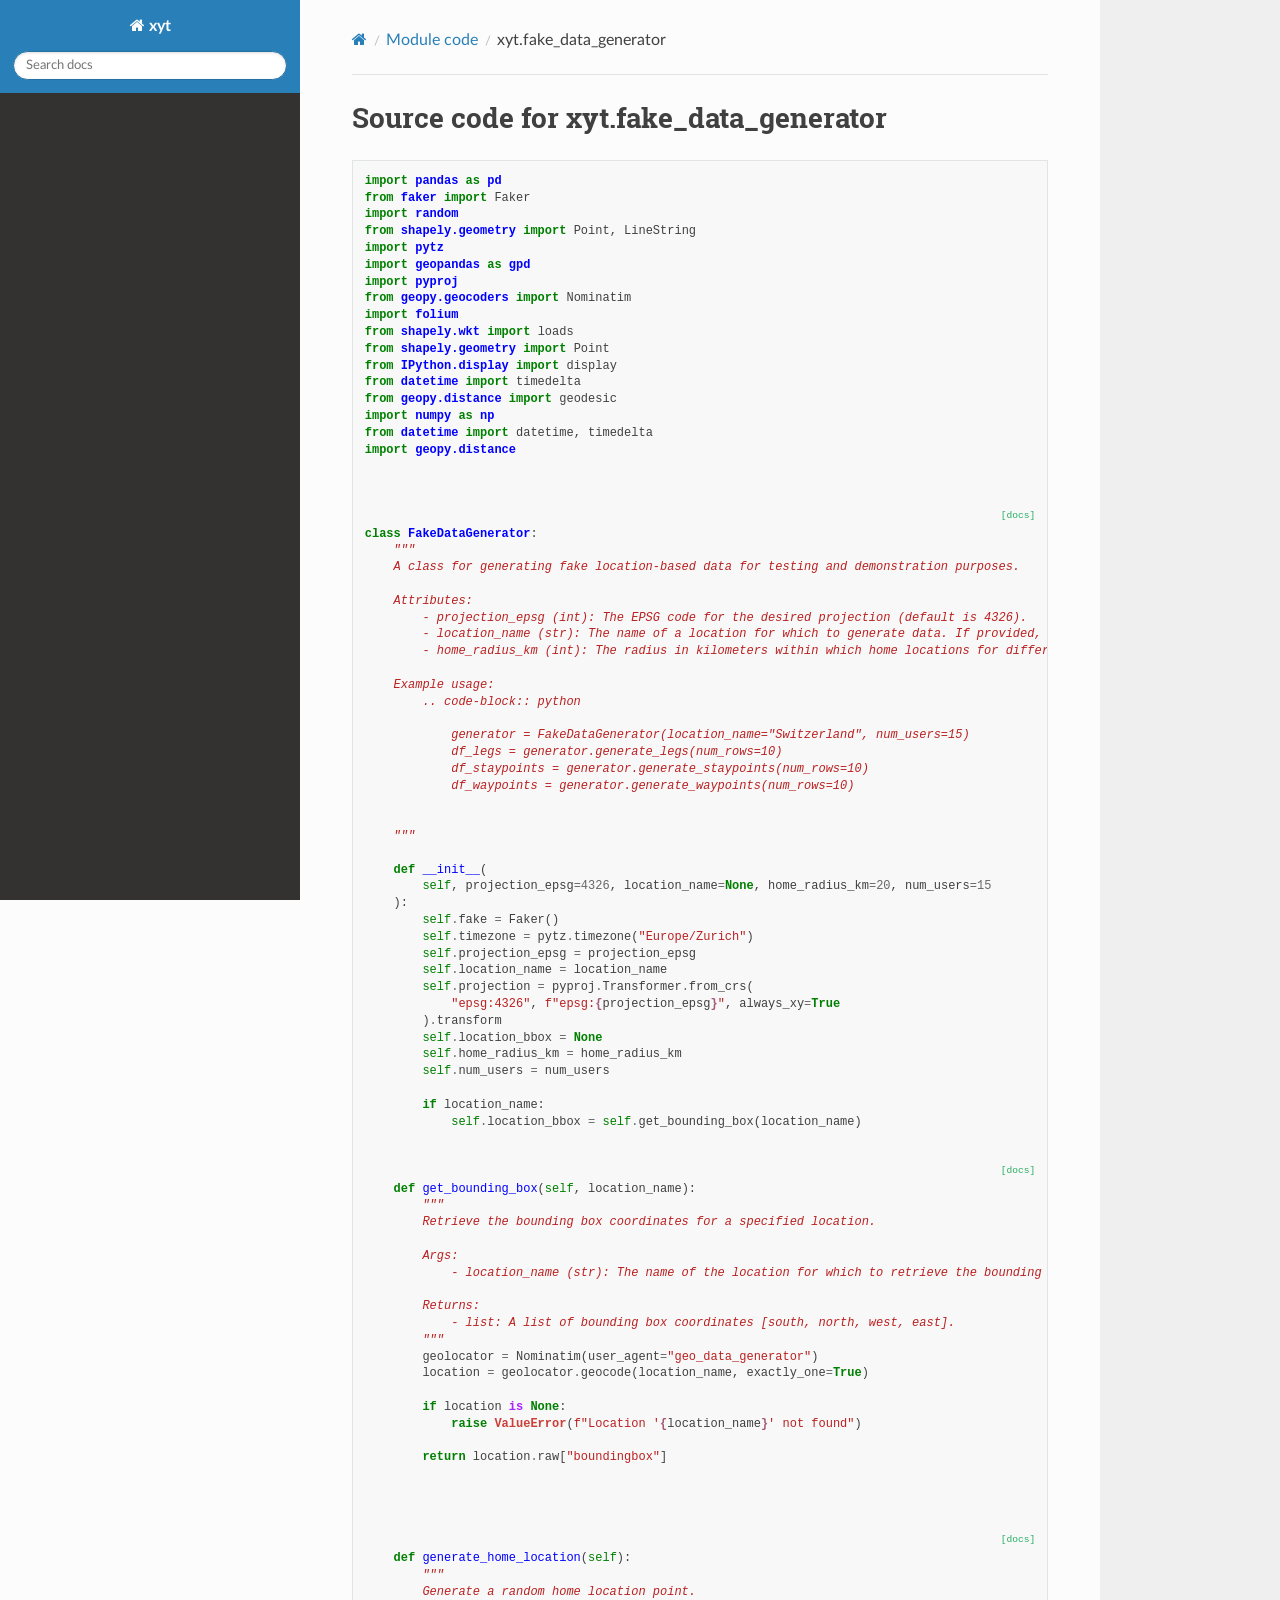
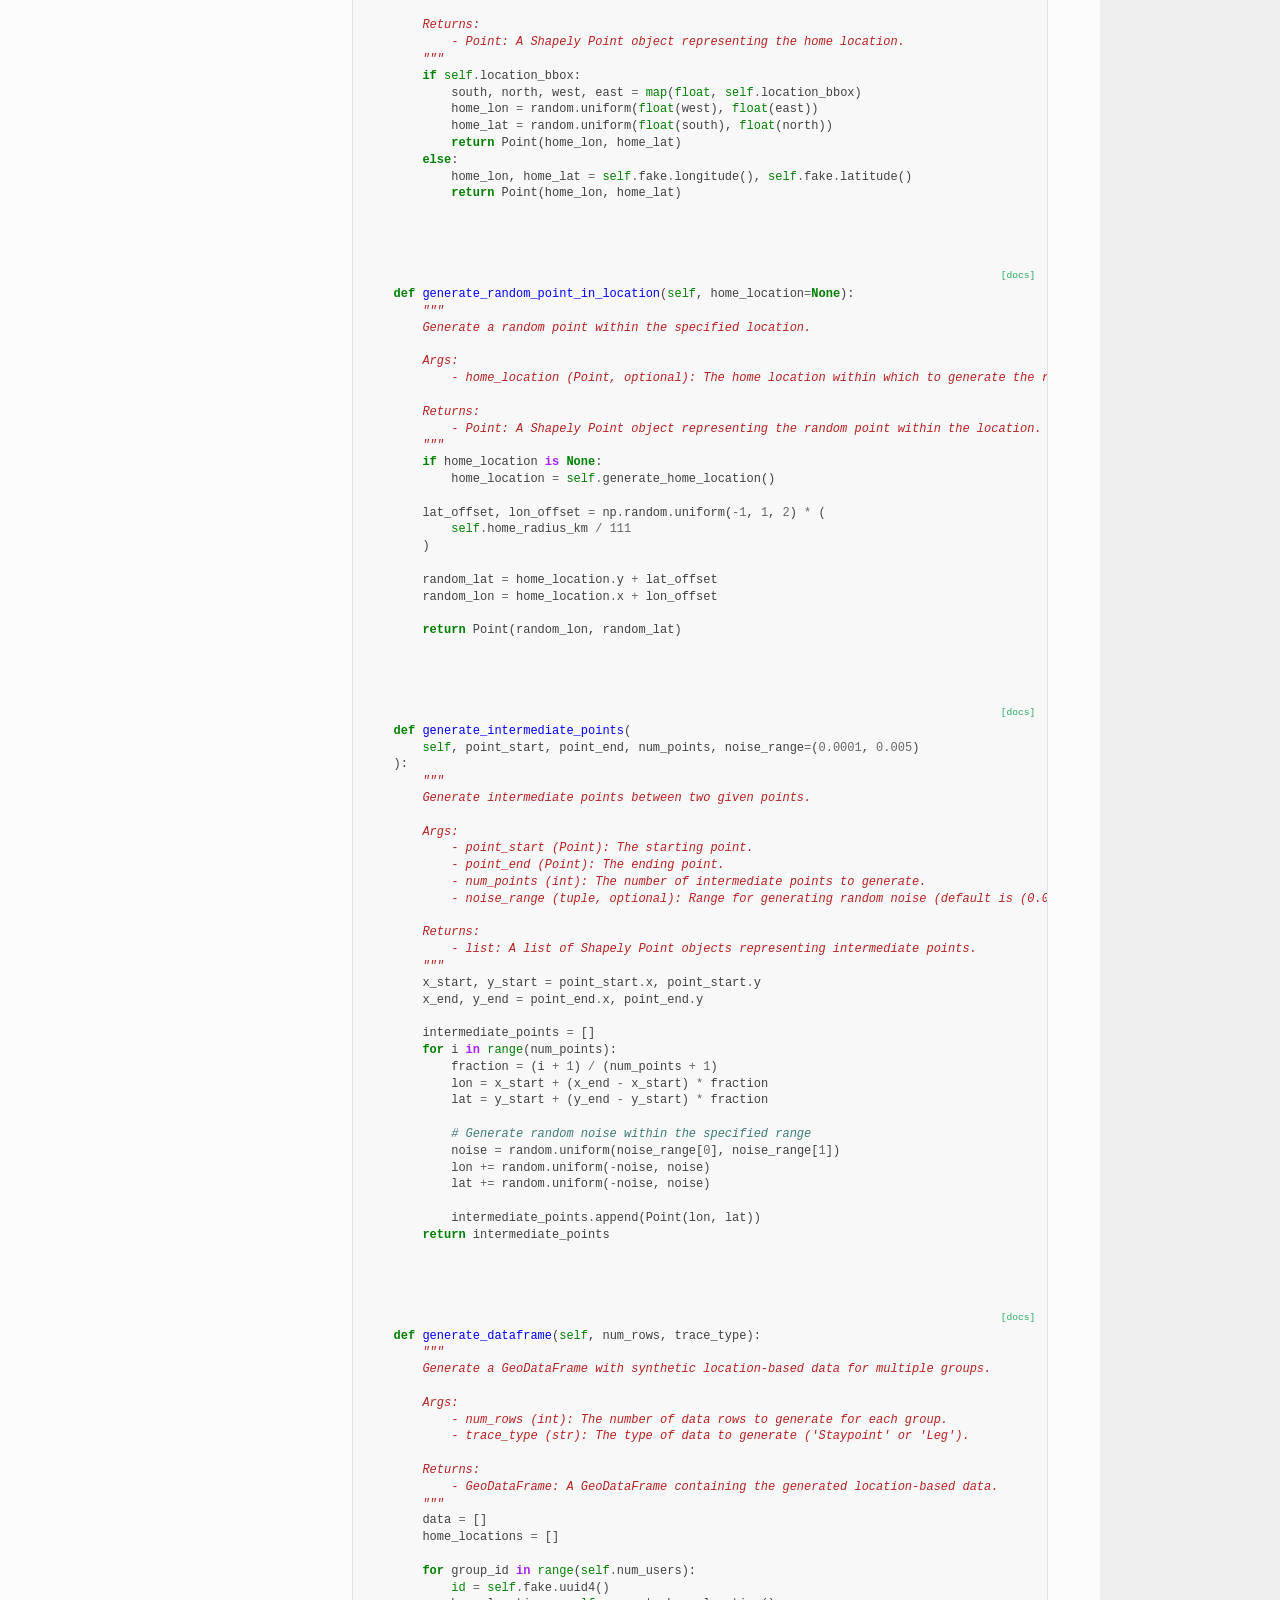
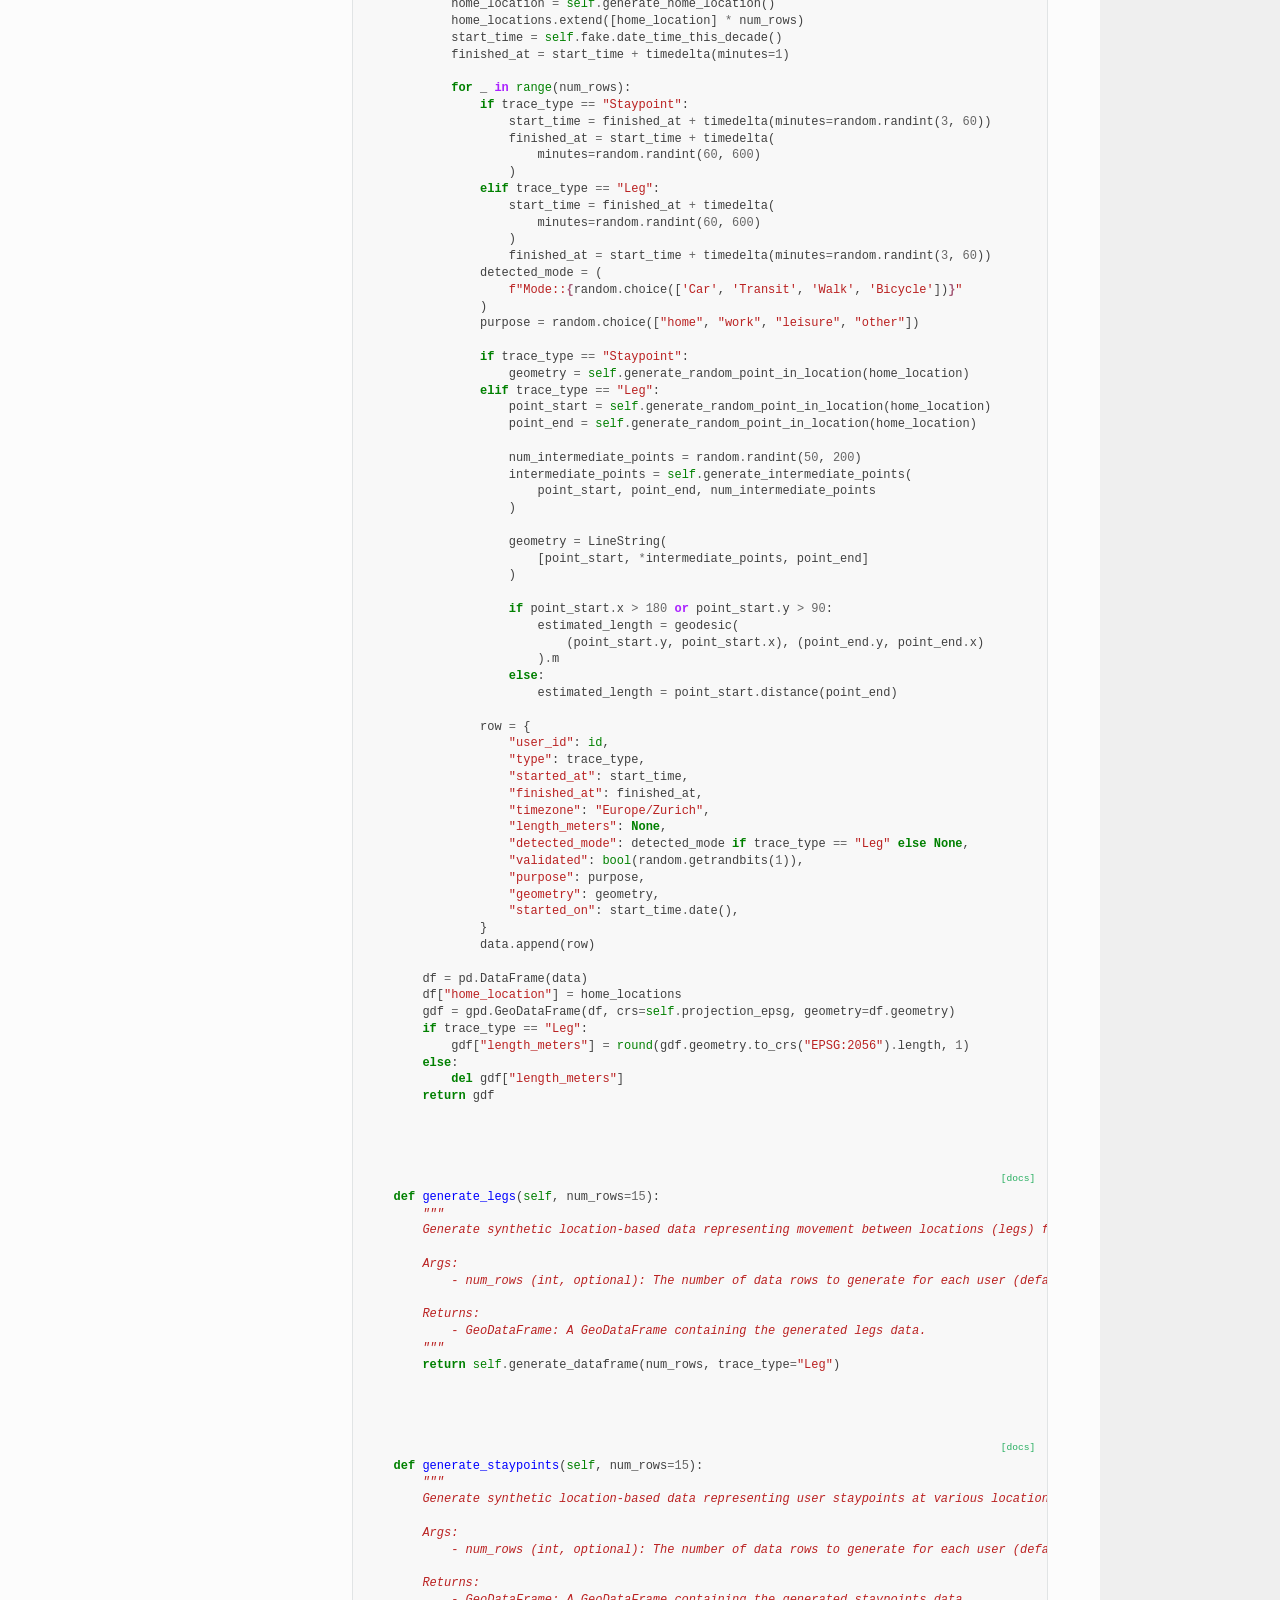
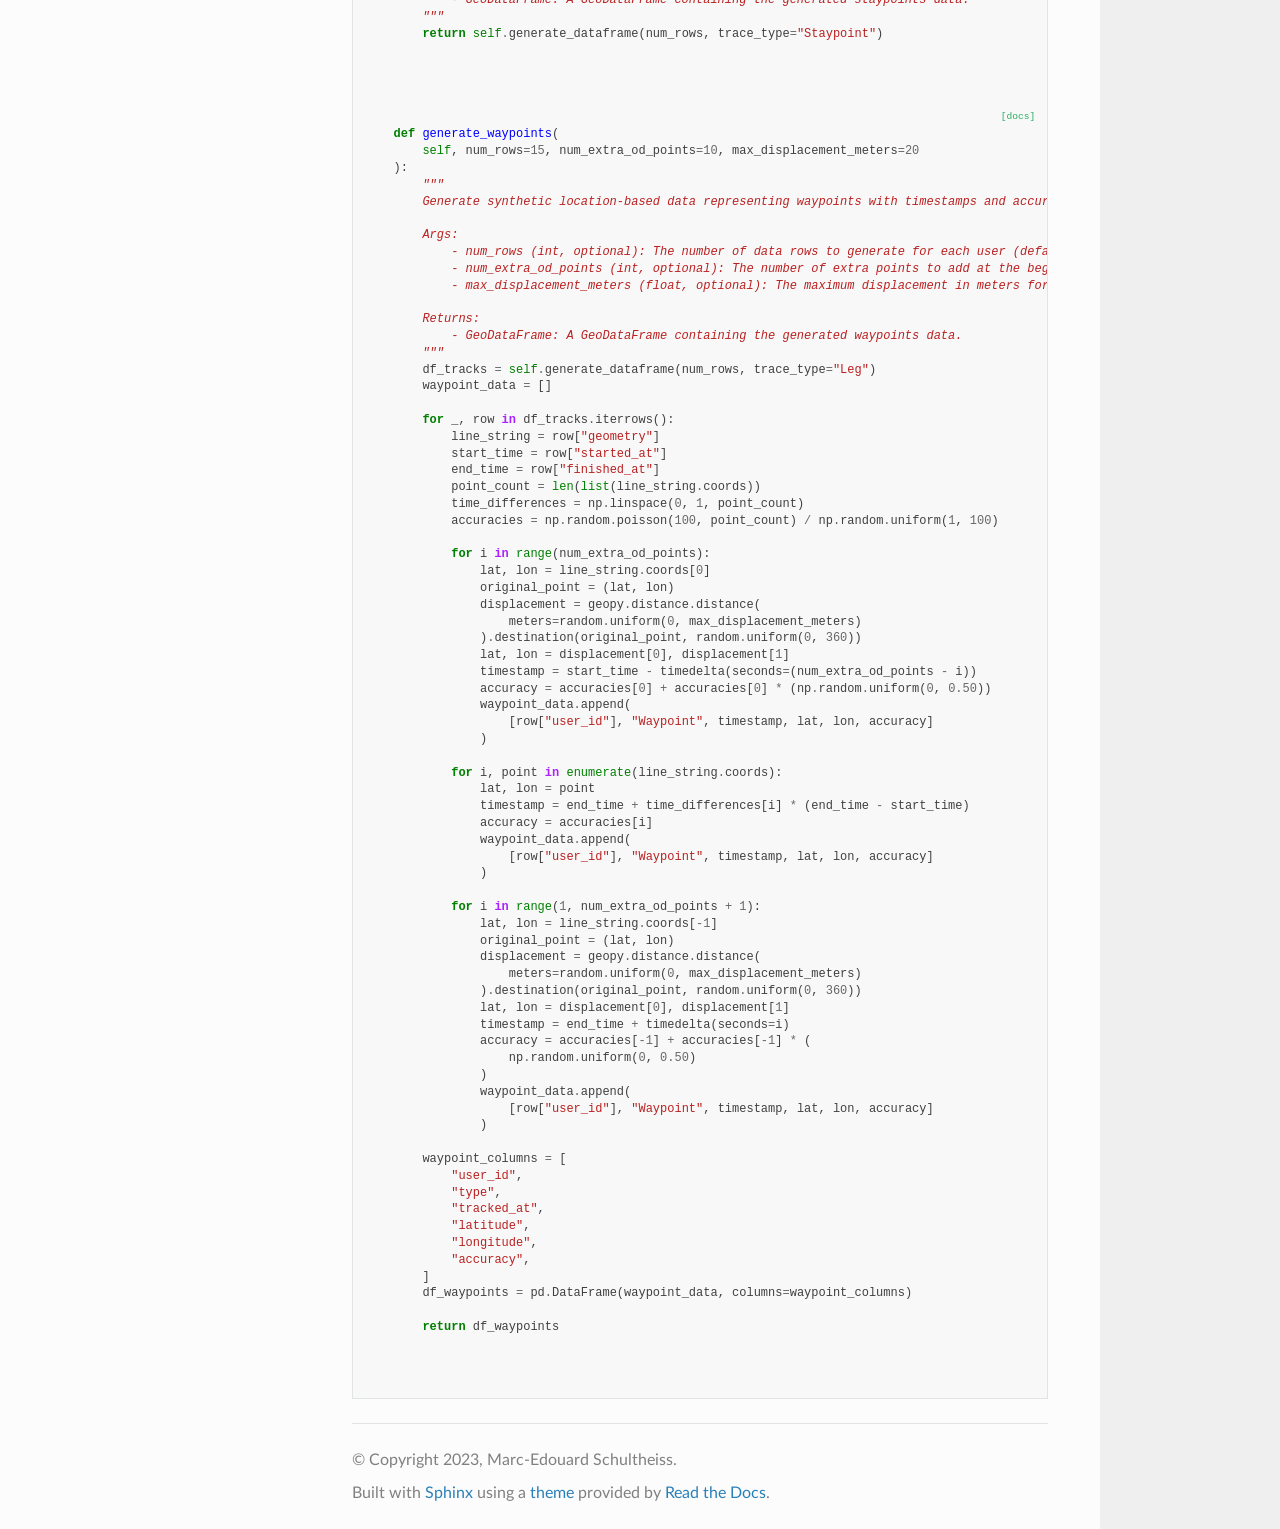
<file: _modules/xyt/fake_data_generator.html>
<!DOCTYPE html>
<html class="writer-html5" lang="en" data-content_root="../../">
<head>
  <meta charset="utf-8" />
  <meta name="viewport" content="width=device-width, initial-scale=1.0" />
  <title>xyt.fake_data_generator &mdash; xyt 0.1.0 documentation</title>
      <link rel="stylesheet" type="text/css" href="../../_static/pygments.css?v=80d5e7a1" />
      <link rel="stylesheet" type="text/css" href="../../_static/css/theme.css?v=19f00094" />

  
  <!--[if lt IE 9]>
    <script src="../../_static/js/html5shiv.min.js"></script>
  <![endif]-->
  
        <script src="../../_static/jquery.js?v=5d32c60e"></script>
        <script src="../../_static/_sphinx_javascript_frameworks_compat.js?v=2cd50e6c"></script>
        <script src="../../_static/documentation_options.js?v=01f34227"></script>
        <script src="../../_static/doctools.js?v=888ff710"></script>
        <script src="../../_static/sphinx_highlight.js?v=dc90522c"></script>
    <script src="../../_static/js/theme.js"></script>
    <link rel="index" title="Index" href="../../genindex.html" />
    <link rel="search" title="Search" href="../../search.html" /> 
</head>

<body class="wy-body-for-nav"> 
  <div class="wy-grid-for-nav">
    <nav data-toggle="wy-nav-shift" class="wy-nav-side">
      <div class="wy-side-scroll">
        <div class="wy-side-nav-search" >

          
          
          <a href="../../index.html" class="icon icon-home">
            xyt
          </a>
<div role="search">
  <form id="rtd-search-form" class="wy-form" action="../../search.html" method="get">
    <input type="text" name="q" placeholder="Search docs" aria-label="Search docs" />
    <input type="hidden" name="check_keywords" value="yes" />
    <input type="hidden" name="area" value="default" />
  </form>
</div>
        </div><div class="wy-menu wy-menu-vertical" data-spy="affix" role="navigation" aria-label="Navigation menu">
              <!-- Local TOC -->
              <div class="local-toc"></div>
        </div>
      </div>
    </nav>

    <section data-toggle="wy-nav-shift" class="wy-nav-content-wrap"><nav class="wy-nav-top" aria-label="Mobile navigation menu" >
          <i data-toggle="wy-nav-top" class="fa fa-bars"></i>
          <a href="../../index.html">xyt</a>
      </nav>

      <div class="wy-nav-content">
        <div class="rst-content">
          <div role="navigation" aria-label="Page navigation">
  <ul class="wy-breadcrumbs">
      <li><a href="../../index.html" class="icon icon-home" aria-label="Home"></a></li>
          <li class="breadcrumb-item"><a href="../index.html">Module code</a></li>
      <li class="breadcrumb-item active">xyt.fake_data_generator</li>
      <li class="wy-breadcrumbs-aside">
      </li>
  </ul>
  <hr/>
</div>
          <div role="main" class="document" itemscope="itemscope" itemtype="http://schema.org/Article">
           <div itemprop="articleBody">
             
  <h1>Source code for xyt.fake_data_generator</h1><div class="highlight"><pre>
<span></span><span class="kn">import</span> <span class="nn">pandas</span> <span class="k">as</span> <span class="nn">pd</span>
<span class="kn">from</span> <span class="nn">faker</span> <span class="kn">import</span> <span class="n">Faker</span>
<span class="kn">import</span> <span class="nn">random</span>
<span class="kn">from</span> <span class="nn">shapely.geometry</span> <span class="kn">import</span> <span class="n">Point</span><span class="p">,</span> <span class="n">LineString</span>
<span class="kn">import</span> <span class="nn">pytz</span>
<span class="kn">import</span> <span class="nn">geopandas</span> <span class="k">as</span> <span class="nn">gpd</span>
<span class="kn">import</span> <span class="nn">pyproj</span>
<span class="kn">from</span> <span class="nn">geopy.geocoders</span> <span class="kn">import</span> <span class="n">Nominatim</span>
<span class="kn">import</span> <span class="nn">folium</span>
<span class="kn">from</span> <span class="nn">shapely.wkt</span> <span class="kn">import</span> <span class="n">loads</span>
<span class="kn">from</span> <span class="nn">shapely.geometry</span> <span class="kn">import</span> <span class="n">Point</span>
<span class="kn">from</span> <span class="nn">IPython.display</span> <span class="kn">import</span> <span class="n">display</span>
<span class="kn">from</span> <span class="nn">datetime</span> <span class="kn">import</span> <span class="n">timedelta</span>
<span class="kn">from</span> <span class="nn">geopy.distance</span> <span class="kn">import</span> <span class="n">geodesic</span>
<span class="kn">import</span> <span class="nn">numpy</span> <span class="k">as</span> <span class="nn">np</span>
<span class="kn">from</span> <span class="nn">datetime</span> <span class="kn">import</span> <span class="n">datetime</span><span class="p">,</span> <span class="n">timedelta</span>
<span class="kn">import</span> <span class="nn">geopy.distance</span>


<div class="viewcode-block" id="FakeDataGenerator">
<a class="viewcode-back" href="../../xyt.html#xyt.fake_data_generator.FakeDataGenerator">[docs]</a>
<span class="k">class</span> <span class="nc">FakeDataGenerator</span><span class="p">:</span>
<span class="w">    </span><span class="sd">&quot;&quot;&quot;</span>
<span class="sd">    A class for generating fake location-based data for testing and demonstration purposes.</span>

<span class="sd">    Attributes:</span>
<span class="sd">        - projection_epsg (int): The EPSG code for the desired projection (default is 4326).</span>
<span class="sd">        - location_name (str): The name of a location for which to generate data. If provided, the generated data will be constrained within the bounding box of this location.</span>
<span class="sd">        - home_radius_km (int): The radius in kilometers within which home locations for different groups should be generated.</span>

<span class="sd">    Example usage:</span>
<span class="sd">        .. code-block:: python</span>

<span class="sd">            generator = FakeDataGenerator(location_name=&quot;Switzerland&quot;, num_users=15)</span>
<span class="sd">            df_legs = generator.generate_legs(num_rows=10)</span>
<span class="sd">            df_staypoints = generator.generate_staypoints(num_rows=10)</span>
<span class="sd">            df_waypoints = generator.generate_waypoints(num_rows=10)</span>


<span class="sd">    &quot;&quot;&quot;</span>

    <span class="k">def</span> <span class="fm">__init__</span><span class="p">(</span>
        <span class="bp">self</span><span class="p">,</span> <span class="n">projection_epsg</span><span class="o">=</span><span class="mi">4326</span><span class="p">,</span> <span class="n">location_name</span><span class="o">=</span><span class="kc">None</span><span class="p">,</span> <span class="n">home_radius_km</span><span class="o">=</span><span class="mi">20</span><span class="p">,</span> <span class="n">num_users</span><span class="o">=</span><span class="mi">15</span>
    <span class="p">):</span>
        <span class="bp">self</span><span class="o">.</span><span class="n">fake</span> <span class="o">=</span> <span class="n">Faker</span><span class="p">()</span>
        <span class="bp">self</span><span class="o">.</span><span class="n">timezone</span> <span class="o">=</span> <span class="n">pytz</span><span class="o">.</span><span class="n">timezone</span><span class="p">(</span><span class="s2">&quot;Europe/Zurich&quot;</span><span class="p">)</span>
        <span class="bp">self</span><span class="o">.</span><span class="n">projection_epsg</span> <span class="o">=</span> <span class="n">projection_epsg</span>
        <span class="bp">self</span><span class="o">.</span><span class="n">location_name</span> <span class="o">=</span> <span class="n">location_name</span>
        <span class="bp">self</span><span class="o">.</span><span class="n">projection</span> <span class="o">=</span> <span class="n">pyproj</span><span class="o">.</span><span class="n">Transformer</span><span class="o">.</span><span class="n">from_crs</span><span class="p">(</span>
            <span class="s2">&quot;epsg:4326&quot;</span><span class="p">,</span> <span class="sa">f</span><span class="s2">&quot;epsg:</span><span class="si">{</span><span class="n">projection_epsg</span><span class="si">}</span><span class="s2">&quot;</span><span class="p">,</span> <span class="n">always_xy</span><span class="o">=</span><span class="kc">True</span>
        <span class="p">)</span><span class="o">.</span><span class="n">transform</span>
        <span class="bp">self</span><span class="o">.</span><span class="n">location_bbox</span> <span class="o">=</span> <span class="kc">None</span>
        <span class="bp">self</span><span class="o">.</span><span class="n">home_radius_km</span> <span class="o">=</span> <span class="n">home_radius_km</span>
        <span class="bp">self</span><span class="o">.</span><span class="n">num_users</span> <span class="o">=</span> <span class="n">num_users</span>

        <span class="k">if</span> <span class="n">location_name</span><span class="p">:</span>
            <span class="bp">self</span><span class="o">.</span><span class="n">location_bbox</span> <span class="o">=</span> <span class="bp">self</span><span class="o">.</span><span class="n">get_bounding_box</span><span class="p">(</span><span class="n">location_name</span><span class="p">)</span>

<div class="viewcode-block" id="FakeDataGenerator.get_bounding_box">
<a class="viewcode-back" href="../../xyt.html#xyt.fake_data_generator.FakeDataGenerator.get_bounding_box">[docs]</a>
    <span class="k">def</span> <span class="nf">get_bounding_box</span><span class="p">(</span><span class="bp">self</span><span class="p">,</span> <span class="n">location_name</span><span class="p">):</span>
<span class="w">        </span><span class="sd">&quot;&quot;&quot;</span>
<span class="sd">        Retrieve the bounding box coordinates for a specified location.</span>

<span class="sd">        Args:</span>
<span class="sd">            - location_name (str): The name of the location for which to retrieve the bounding box.</span>

<span class="sd">        Returns:</span>
<span class="sd">            - list: A list of bounding box coordinates [south, north, west, east].</span>
<span class="sd">        &quot;&quot;&quot;</span>
        <span class="n">geolocator</span> <span class="o">=</span> <span class="n">Nominatim</span><span class="p">(</span><span class="n">user_agent</span><span class="o">=</span><span class="s2">&quot;geo_data_generator&quot;</span><span class="p">)</span>
        <span class="n">location</span> <span class="o">=</span> <span class="n">geolocator</span><span class="o">.</span><span class="n">geocode</span><span class="p">(</span><span class="n">location_name</span><span class="p">,</span> <span class="n">exactly_one</span><span class="o">=</span><span class="kc">True</span><span class="p">)</span>

        <span class="k">if</span> <span class="n">location</span> <span class="ow">is</span> <span class="kc">None</span><span class="p">:</span>
            <span class="k">raise</span> <span class="ne">ValueError</span><span class="p">(</span><span class="sa">f</span><span class="s2">&quot;Location &#39;</span><span class="si">{</span><span class="n">location_name</span><span class="si">}</span><span class="s2">&#39; not found&quot;</span><span class="p">)</span>

        <span class="k">return</span> <span class="n">location</span><span class="o">.</span><span class="n">raw</span><span class="p">[</span><span class="s2">&quot;boundingbox&quot;</span><span class="p">]</span></div>


<div class="viewcode-block" id="FakeDataGenerator.generate_home_location">
<a class="viewcode-back" href="../../xyt.html#xyt.fake_data_generator.FakeDataGenerator.generate_home_location">[docs]</a>
    <span class="k">def</span> <span class="nf">generate_home_location</span><span class="p">(</span><span class="bp">self</span><span class="p">):</span>
<span class="w">        </span><span class="sd">&quot;&quot;&quot;</span>
<span class="sd">        Generate a random home location point.</span>

<span class="sd">        Returns:</span>
<span class="sd">            - Point: A Shapely Point object representing the home location.</span>
<span class="sd">        &quot;&quot;&quot;</span>
        <span class="k">if</span> <span class="bp">self</span><span class="o">.</span><span class="n">location_bbox</span><span class="p">:</span>
            <span class="n">south</span><span class="p">,</span> <span class="n">north</span><span class="p">,</span> <span class="n">west</span><span class="p">,</span> <span class="n">east</span> <span class="o">=</span> <span class="nb">map</span><span class="p">(</span><span class="nb">float</span><span class="p">,</span> <span class="bp">self</span><span class="o">.</span><span class="n">location_bbox</span><span class="p">)</span>
            <span class="n">home_lon</span> <span class="o">=</span> <span class="n">random</span><span class="o">.</span><span class="n">uniform</span><span class="p">(</span><span class="nb">float</span><span class="p">(</span><span class="n">west</span><span class="p">),</span> <span class="nb">float</span><span class="p">(</span><span class="n">east</span><span class="p">))</span>
            <span class="n">home_lat</span> <span class="o">=</span> <span class="n">random</span><span class="o">.</span><span class="n">uniform</span><span class="p">(</span><span class="nb">float</span><span class="p">(</span><span class="n">south</span><span class="p">),</span> <span class="nb">float</span><span class="p">(</span><span class="n">north</span><span class="p">))</span>
            <span class="k">return</span> <span class="n">Point</span><span class="p">(</span><span class="n">home_lon</span><span class="p">,</span> <span class="n">home_lat</span><span class="p">)</span>
        <span class="k">else</span><span class="p">:</span>
            <span class="n">home_lon</span><span class="p">,</span> <span class="n">home_lat</span> <span class="o">=</span> <span class="bp">self</span><span class="o">.</span><span class="n">fake</span><span class="o">.</span><span class="n">longitude</span><span class="p">(),</span> <span class="bp">self</span><span class="o">.</span><span class="n">fake</span><span class="o">.</span><span class="n">latitude</span><span class="p">()</span>
            <span class="k">return</span> <span class="n">Point</span><span class="p">(</span><span class="n">home_lon</span><span class="p">,</span> <span class="n">home_lat</span><span class="p">)</span></div>


<div class="viewcode-block" id="FakeDataGenerator.generate_random_point_in_location">
<a class="viewcode-back" href="../../xyt.html#xyt.fake_data_generator.FakeDataGenerator.generate_random_point_in_location">[docs]</a>
    <span class="k">def</span> <span class="nf">generate_random_point_in_location</span><span class="p">(</span><span class="bp">self</span><span class="p">,</span> <span class="n">home_location</span><span class="o">=</span><span class="kc">None</span><span class="p">):</span>
<span class="w">        </span><span class="sd">&quot;&quot;&quot;</span>
<span class="sd">        Generate a random point within the specified location.</span>

<span class="sd">        Args:</span>
<span class="sd">            - home_location (Point, optional): The home location within which to generate the random point.</span>

<span class="sd">        Returns:</span>
<span class="sd">            - Point: A Shapely Point object representing the random point within the location.</span>
<span class="sd">        &quot;&quot;&quot;</span>
        <span class="k">if</span> <span class="n">home_location</span> <span class="ow">is</span> <span class="kc">None</span><span class="p">:</span>
            <span class="n">home_location</span> <span class="o">=</span> <span class="bp">self</span><span class="o">.</span><span class="n">generate_home_location</span><span class="p">()</span>

        <span class="n">lat_offset</span><span class="p">,</span> <span class="n">lon_offset</span> <span class="o">=</span> <span class="n">np</span><span class="o">.</span><span class="n">random</span><span class="o">.</span><span class="n">uniform</span><span class="p">(</span><span class="o">-</span><span class="mi">1</span><span class="p">,</span> <span class="mi">1</span><span class="p">,</span> <span class="mi">2</span><span class="p">)</span> <span class="o">*</span> <span class="p">(</span>
            <span class="bp">self</span><span class="o">.</span><span class="n">home_radius_km</span> <span class="o">/</span> <span class="mi">111</span>
        <span class="p">)</span>

        <span class="n">random_lat</span> <span class="o">=</span> <span class="n">home_location</span><span class="o">.</span><span class="n">y</span> <span class="o">+</span> <span class="n">lat_offset</span>
        <span class="n">random_lon</span> <span class="o">=</span> <span class="n">home_location</span><span class="o">.</span><span class="n">x</span> <span class="o">+</span> <span class="n">lon_offset</span>

        <span class="k">return</span> <span class="n">Point</span><span class="p">(</span><span class="n">random_lon</span><span class="p">,</span> <span class="n">random_lat</span><span class="p">)</span></div>


<div class="viewcode-block" id="FakeDataGenerator.generate_intermediate_points">
<a class="viewcode-back" href="../../xyt.html#xyt.fake_data_generator.FakeDataGenerator.generate_intermediate_points">[docs]</a>
    <span class="k">def</span> <span class="nf">generate_intermediate_points</span><span class="p">(</span>
        <span class="bp">self</span><span class="p">,</span> <span class="n">point_start</span><span class="p">,</span> <span class="n">point_end</span><span class="p">,</span> <span class="n">num_points</span><span class="p">,</span> <span class="n">noise_range</span><span class="o">=</span><span class="p">(</span><span class="mf">0.0001</span><span class="p">,</span> <span class="mf">0.005</span><span class="p">)</span>
    <span class="p">):</span>
<span class="w">        </span><span class="sd">&quot;&quot;&quot;</span>
<span class="sd">        Generate intermediate points between two given points.</span>

<span class="sd">        Args:</span>
<span class="sd">            - point_start (Point): The starting point.</span>
<span class="sd">            - point_end (Point): The ending point.</span>
<span class="sd">            - num_points (int): The number of intermediate points to generate.</span>
<span class="sd">            - noise_range (tuple, optional): Range for generating random noise (default is (0.0001, 0.005)).</span>

<span class="sd">        Returns:</span>
<span class="sd">            - list: A list of Shapely Point objects representing intermediate points.</span>
<span class="sd">        &quot;&quot;&quot;</span>
        <span class="n">x_start</span><span class="p">,</span> <span class="n">y_start</span> <span class="o">=</span> <span class="n">point_start</span><span class="o">.</span><span class="n">x</span><span class="p">,</span> <span class="n">point_start</span><span class="o">.</span><span class="n">y</span>
        <span class="n">x_end</span><span class="p">,</span> <span class="n">y_end</span> <span class="o">=</span> <span class="n">point_end</span><span class="o">.</span><span class="n">x</span><span class="p">,</span> <span class="n">point_end</span><span class="o">.</span><span class="n">y</span>

        <span class="n">intermediate_points</span> <span class="o">=</span> <span class="p">[]</span>
        <span class="k">for</span> <span class="n">i</span> <span class="ow">in</span> <span class="nb">range</span><span class="p">(</span><span class="n">num_points</span><span class="p">):</span>
            <span class="n">fraction</span> <span class="o">=</span> <span class="p">(</span><span class="n">i</span> <span class="o">+</span> <span class="mi">1</span><span class="p">)</span> <span class="o">/</span> <span class="p">(</span><span class="n">num_points</span> <span class="o">+</span> <span class="mi">1</span><span class="p">)</span>
            <span class="n">lon</span> <span class="o">=</span> <span class="n">x_start</span> <span class="o">+</span> <span class="p">(</span><span class="n">x_end</span> <span class="o">-</span> <span class="n">x_start</span><span class="p">)</span> <span class="o">*</span> <span class="n">fraction</span>
            <span class="n">lat</span> <span class="o">=</span> <span class="n">y_start</span> <span class="o">+</span> <span class="p">(</span><span class="n">y_end</span> <span class="o">-</span> <span class="n">y_start</span><span class="p">)</span> <span class="o">*</span> <span class="n">fraction</span>

            <span class="c1"># Generate random noise within the specified range</span>
            <span class="n">noise</span> <span class="o">=</span> <span class="n">random</span><span class="o">.</span><span class="n">uniform</span><span class="p">(</span><span class="n">noise_range</span><span class="p">[</span><span class="mi">0</span><span class="p">],</span> <span class="n">noise_range</span><span class="p">[</span><span class="mi">1</span><span class="p">])</span>
            <span class="n">lon</span> <span class="o">+=</span> <span class="n">random</span><span class="o">.</span><span class="n">uniform</span><span class="p">(</span><span class="o">-</span><span class="n">noise</span><span class="p">,</span> <span class="n">noise</span><span class="p">)</span>
            <span class="n">lat</span> <span class="o">+=</span> <span class="n">random</span><span class="o">.</span><span class="n">uniform</span><span class="p">(</span><span class="o">-</span><span class="n">noise</span><span class="p">,</span> <span class="n">noise</span><span class="p">)</span>

            <span class="n">intermediate_points</span><span class="o">.</span><span class="n">append</span><span class="p">(</span><span class="n">Point</span><span class="p">(</span><span class="n">lon</span><span class="p">,</span> <span class="n">lat</span><span class="p">))</span>
        <span class="k">return</span> <span class="n">intermediate_points</span></div>


<div class="viewcode-block" id="FakeDataGenerator.generate_dataframe">
<a class="viewcode-back" href="../../xyt.html#xyt.fake_data_generator.FakeDataGenerator.generate_dataframe">[docs]</a>
    <span class="k">def</span> <span class="nf">generate_dataframe</span><span class="p">(</span><span class="bp">self</span><span class="p">,</span> <span class="n">num_rows</span><span class="p">,</span> <span class="n">trace_type</span><span class="p">):</span>
<span class="w">        </span><span class="sd">&quot;&quot;&quot;</span>
<span class="sd">        Generate a GeoDataFrame with synthetic location-based data for multiple groups.</span>

<span class="sd">        Args:</span>
<span class="sd">            - num_rows (int): The number of data rows to generate for each group.</span>
<span class="sd">            - trace_type (str): The type of data to generate (&#39;Staypoint&#39; or &#39;Leg&#39;).</span>

<span class="sd">        Returns:</span>
<span class="sd">            - GeoDataFrame: A GeoDataFrame containing the generated location-based data.</span>
<span class="sd">        &quot;&quot;&quot;</span>
        <span class="n">data</span> <span class="o">=</span> <span class="p">[]</span>
        <span class="n">home_locations</span> <span class="o">=</span> <span class="p">[]</span>

        <span class="k">for</span> <span class="n">group_id</span> <span class="ow">in</span> <span class="nb">range</span><span class="p">(</span><span class="bp">self</span><span class="o">.</span><span class="n">num_users</span><span class="p">):</span>
            <span class="nb">id</span> <span class="o">=</span> <span class="bp">self</span><span class="o">.</span><span class="n">fake</span><span class="o">.</span><span class="n">uuid4</span><span class="p">()</span>
            <span class="n">home_location</span> <span class="o">=</span> <span class="bp">self</span><span class="o">.</span><span class="n">generate_home_location</span><span class="p">()</span>
            <span class="n">home_locations</span><span class="o">.</span><span class="n">extend</span><span class="p">([</span><span class="n">home_location</span><span class="p">]</span> <span class="o">*</span> <span class="n">num_rows</span><span class="p">)</span>
            <span class="n">start_time</span> <span class="o">=</span> <span class="bp">self</span><span class="o">.</span><span class="n">fake</span><span class="o">.</span><span class="n">date_time_this_decade</span><span class="p">()</span>
            <span class="n">finished_at</span> <span class="o">=</span> <span class="n">start_time</span> <span class="o">+</span> <span class="n">timedelta</span><span class="p">(</span><span class="n">minutes</span><span class="o">=</span><span class="mi">1</span><span class="p">)</span>

            <span class="k">for</span> <span class="n">_</span> <span class="ow">in</span> <span class="nb">range</span><span class="p">(</span><span class="n">num_rows</span><span class="p">):</span>
                <span class="k">if</span> <span class="n">trace_type</span> <span class="o">==</span> <span class="s2">&quot;Staypoint&quot;</span><span class="p">:</span>
                    <span class="n">start_time</span> <span class="o">=</span> <span class="n">finished_at</span> <span class="o">+</span> <span class="n">timedelta</span><span class="p">(</span><span class="n">minutes</span><span class="o">=</span><span class="n">random</span><span class="o">.</span><span class="n">randint</span><span class="p">(</span><span class="mi">3</span><span class="p">,</span> <span class="mi">60</span><span class="p">))</span>
                    <span class="n">finished_at</span> <span class="o">=</span> <span class="n">start_time</span> <span class="o">+</span> <span class="n">timedelta</span><span class="p">(</span>
                        <span class="n">minutes</span><span class="o">=</span><span class="n">random</span><span class="o">.</span><span class="n">randint</span><span class="p">(</span><span class="mi">60</span><span class="p">,</span> <span class="mi">600</span><span class="p">)</span>
                    <span class="p">)</span>
                <span class="k">elif</span> <span class="n">trace_type</span> <span class="o">==</span> <span class="s2">&quot;Leg&quot;</span><span class="p">:</span>
                    <span class="n">start_time</span> <span class="o">=</span> <span class="n">finished_at</span> <span class="o">+</span> <span class="n">timedelta</span><span class="p">(</span>
                        <span class="n">minutes</span><span class="o">=</span><span class="n">random</span><span class="o">.</span><span class="n">randint</span><span class="p">(</span><span class="mi">60</span><span class="p">,</span> <span class="mi">600</span><span class="p">)</span>
                    <span class="p">)</span>
                    <span class="n">finished_at</span> <span class="o">=</span> <span class="n">start_time</span> <span class="o">+</span> <span class="n">timedelta</span><span class="p">(</span><span class="n">minutes</span><span class="o">=</span><span class="n">random</span><span class="o">.</span><span class="n">randint</span><span class="p">(</span><span class="mi">3</span><span class="p">,</span> <span class="mi">60</span><span class="p">))</span>
                <span class="n">detected_mode</span> <span class="o">=</span> <span class="p">(</span>
                    <span class="sa">f</span><span class="s2">&quot;Mode::</span><span class="si">{</span><span class="n">random</span><span class="o">.</span><span class="n">choice</span><span class="p">([</span><span class="s1">&#39;Car&#39;</span><span class="p">,</span><span class="w"> </span><span class="s1">&#39;Transit&#39;</span><span class="p">,</span><span class="w"> </span><span class="s1">&#39;Walk&#39;</span><span class="p">,</span><span class="w"> </span><span class="s1">&#39;Bicycle&#39;</span><span class="p">])</span><span class="si">}</span><span class="s2">&quot;</span>
                <span class="p">)</span>
                <span class="n">purpose</span> <span class="o">=</span> <span class="n">random</span><span class="o">.</span><span class="n">choice</span><span class="p">([</span><span class="s2">&quot;home&quot;</span><span class="p">,</span> <span class="s2">&quot;work&quot;</span><span class="p">,</span> <span class="s2">&quot;leisure&quot;</span><span class="p">,</span> <span class="s2">&quot;other&quot;</span><span class="p">])</span>

                <span class="k">if</span> <span class="n">trace_type</span> <span class="o">==</span> <span class="s2">&quot;Staypoint&quot;</span><span class="p">:</span>
                    <span class="n">geometry</span> <span class="o">=</span> <span class="bp">self</span><span class="o">.</span><span class="n">generate_random_point_in_location</span><span class="p">(</span><span class="n">home_location</span><span class="p">)</span>
                <span class="k">elif</span> <span class="n">trace_type</span> <span class="o">==</span> <span class="s2">&quot;Leg&quot;</span><span class="p">:</span>
                    <span class="n">point_start</span> <span class="o">=</span> <span class="bp">self</span><span class="o">.</span><span class="n">generate_random_point_in_location</span><span class="p">(</span><span class="n">home_location</span><span class="p">)</span>
                    <span class="n">point_end</span> <span class="o">=</span> <span class="bp">self</span><span class="o">.</span><span class="n">generate_random_point_in_location</span><span class="p">(</span><span class="n">home_location</span><span class="p">)</span>

                    <span class="n">num_intermediate_points</span> <span class="o">=</span> <span class="n">random</span><span class="o">.</span><span class="n">randint</span><span class="p">(</span><span class="mi">50</span><span class="p">,</span> <span class="mi">200</span><span class="p">)</span>
                    <span class="n">intermediate_points</span> <span class="o">=</span> <span class="bp">self</span><span class="o">.</span><span class="n">generate_intermediate_points</span><span class="p">(</span>
                        <span class="n">point_start</span><span class="p">,</span> <span class="n">point_end</span><span class="p">,</span> <span class="n">num_intermediate_points</span>
                    <span class="p">)</span>

                    <span class="n">geometry</span> <span class="o">=</span> <span class="n">LineString</span><span class="p">(</span>
                        <span class="p">[</span><span class="n">point_start</span><span class="p">,</span> <span class="o">*</span><span class="n">intermediate_points</span><span class="p">,</span> <span class="n">point_end</span><span class="p">]</span>
                    <span class="p">)</span>

                    <span class="k">if</span> <span class="n">point_start</span><span class="o">.</span><span class="n">x</span> <span class="o">&gt;</span> <span class="mi">180</span> <span class="ow">or</span> <span class="n">point_start</span><span class="o">.</span><span class="n">y</span> <span class="o">&gt;</span> <span class="mi">90</span><span class="p">:</span>
                        <span class="n">estimated_length</span> <span class="o">=</span> <span class="n">geodesic</span><span class="p">(</span>
                            <span class="p">(</span><span class="n">point_start</span><span class="o">.</span><span class="n">y</span><span class="p">,</span> <span class="n">point_start</span><span class="o">.</span><span class="n">x</span><span class="p">),</span> <span class="p">(</span><span class="n">point_end</span><span class="o">.</span><span class="n">y</span><span class="p">,</span> <span class="n">point_end</span><span class="o">.</span><span class="n">x</span><span class="p">)</span>
                        <span class="p">)</span><span class="o">.</span><span class="n">m</span>
                    <span class="k">else</span><span class="p">:</span>
                        <span class="n">estimated_length</span> <span class="o">=</span> <span class="n">point_start</span><span class="o">.</span><span class="n">distance</span><span class="p">(</span><span class="n">point_end</span><span class="p">)</span>

                <span class="n">row</span> <span class="o">=</span> <span class="p">{</span>
                    <span class="s2">&quot;user_id&quot;</span><span class="p">:</span> <span class="nb">id</span><span class="p">,</span>
                    <span class="s2">&quot;type&quot;</span><span class="p">:</span> <span class="n">trace_type</span><span class="p">,</span>
                    <span class="s2">&quot;started_at&quot;</span><span class="p">:</span> <span class="n">start_time</span><span class="p">,</span>
                    <span class="s2">&quot;finished_at&quot;</span><span class="p">:</span> <span class="n">finished_at</span><span class="p">,</span>
                    <span class="s2">&quot;timezone&quot;</span><span class="p">:</span> <span class="s2">&quot;Europe/Zurich&quot;</span><span class="p">,</span>
                    <span class="s2">&quot;length_meters&quot;</span><span class="p">:</span> <span class="kc">None</span><span class="p">,</span>
                    <span class="s2">&quot;detected_mode&quot;</span><span class="p">:</span> <span class="n">detected_mode</span> <span class="k">if</span> <span class="n">trace_type</span> <span class="o">==</span> <span class="s2">&quot;Leg&quot;</span> <span class="k">else</span> <span class="kc">None</span><span class="p">,</span>
                    <span class="s2">&quot;validated&quot;</span><span class="p">:</span> <span class="nb">bool</span><span class="p">(</span><span class="n">random</span><span class="o">.</span><span class="n">getrandbits</span><span class="p">(</span><span class="mi">1</span><span class="p">)),</span>
                    <span class="s2">&quot;purpose&quot;</span><span class="p">:</span> <span class="n">purpose</span><span class="p">,</span>
                    <span class="s2">&quot;geometry&quot;</span><span class="p">:</span> <span class="n">geometry</span><span class="p">,</span>
                    <span class="s2">&quot;started_on&quot;</span><span class="p">:</span> <span class="n">start_time</span><span class="o">.</span><span class="n">date</span><span class="p">(),</span>
                <span class="p">}</span>
                <span class="n">data</span><span class="o">.</span><span class="n">append</span><span class="p">(</span><span class="n">row</span><span class="p">)</span>

        <span class="n">df</span> <span class="o">=</span> <span class="n">pd</span><span class="o">.</span><span class="n">DataFrame</span><span class="p">(</span><span class="n">data</span><span class="p">)</span>
        <span class="n">df</span><span class="p">[</span><span class="s2">&quot;home_location&quot;</span><span class="p">]</span> <span class="o">=</span> <span class="n">home_locations</span>
        <span class="n">gdf</span> <span class="o">=</span> <span class="n">gpd</span><span class="o">.</span><span class="n">GeoDataFrame</span><span class="p">(</span><span class="n">df</span><span class="p">,</span> <span class="n">crs</span><span class="o">=</span><span class="bp">self</span><span class="o">.</span><span class="n">projection_epsg</span><span class="p">,</span> <span class="n">geometry</span><span class="o">=</span><span class="n">df</span><span class="o">.</span><span class="n">geometry</span><span class="p">)</span>
        <span class="k">if</span> <span class="n">trace_type</span> <span class="o">==</span> <span class="s2">&quot;Leg&quot;</span><span class="p">:</span>
            <span class="n">gdf</span><span class="p">[</span><span class="s2">&quot;length_meters&quot;</span><span class="p">]</span> <span class="o">=</span> <span class="nb">round</span><span class="p">(</span><span class="n">gdf</span><span class="o">.</span><span class="n">geometry</span><span class="o">.</span><span class="n">to_crs</span><span class="p">(</span><span class="s2">&quot;EPSG:2056&quot;</span><span class="p">)</span><span class="o">.</span><span class="n">length</span><span class="p">,</span> <span class="mi">1</span><span class="p">)</span>
        <span class="k">else</span><span class="p">:</span>
            <span class="k">del</span> <span class="n">gdf</span><span class="p">[</span><span class="s2">&quot;length_meters&quot;</span><span class="p">]</span>
        <span class="k">return</span> <span class="n">gdf</span></div>


<div class="viewcode-block" id="FakeDataGenerator.generate_legs">
<a class="viewcode-back" href="../../xyt.html#xyt.fake_data_generator.FakeDataGenerator.generate_legs">[docs]</a>
    <span class="k">def</span> <span class="nf">generate_legs</span><span class="p">(</span><span class="bp">self</span><span class="p">,</span> <span class="n">num_rows</span><span class="o">=</span><span class="mi">15</span><span class="p">):</span>
<span class="w">        </span><span class="sd">&quot;&quot;&quot;</span>
<span class="sd">        Generate synthetic location-based data representing movement between locations (legs) for multiple users.</span>

<span class="sd">        Args:</span>
<span class="sd">            - num_rows (int, optional): The number of data rows to generate for each user (default is 15).</span>

<span class="sd">        Returns:</span>
<span class="sd">            - GeoDataFrame: A GeoDataFrame containing the generated legs data.</span>
<span class="sd">        &quot;&quot;&quot;</span>
        <span class="k">return</span> <span class="bp">self</span><span class="o">.</span><span class="n">generate_dataframe</span><span class="p">(</span><span class="n">num_rows</span><span class="p">,</span> <span class="n">trace_type</span><span class="o">=</span><span class="s2">&quot;Leg&quot;</span><span class="p">)</span></div>


<div class="viewcode-block" id="FakeDataGenerator.generate_staypoints">
<a class="viewcode-back" href="../../xyt.html#xyt.fake_data_generator.FakeDataGenerator.generate_staypoints">[docs]</a>
    <span class="k">def</span> <span class="nf">generate_staypoints</span><span class="p">(</span><span class="bp">self</span><span class="p">,</span> <span class="n">num_rows</span><span class="o">=</span><span class="mi">15</span><span class="p">):</span>
<span class="w">        </span><span class="sd">&quot;&quot;&quot;</span>
<span class="sd">        Generate synthetic location-based data representing user staypoints at various locations.</span>

<span class="sd">        Args:</span>
<span class="sd">            - num_rows (int, optional): The number of data rows to generate for each user (default is 15).</span>

<span class="sd">        Returns:</span>
<span class="sd">            - GeoDataFrame: A GeoDataFrame containing the generated staypoints data.</span>
<span class="sd">        &quot;&quot;&quot;</span>
        <span class="k">return</span> <span class="bp">self</span><span class="o">.</span><span class="n">generate_dataframe</span><span class="p">(</span><span class="n">num_rows</span><span class="p">,</span> <span class="n">trace_type</span><span class="o">=</span><span class="s2">&quot;Staypoint&quot;</span><span class="p">)</span></div>


<div class="viewcode-block" id="FakeDataGenerator.generate_waypoints">
<a class="viewcode-back" href="../../xyt.html#xyt.fake_data_generator.FakeDataGenerator.generate_waypoints">[docs]</a>
    <span class="k">def</span> <span class="nf">generate_waypoints</span><span class="p">(</span>
        <span class="bp">self</span><span class="p">,</span> <span class="n">num_rows</span><span class="o">=</span><span class="mi">15</span><span class="p">,</span> <span class="n">num_extra_od_points</span><span class="o">=</span><span class="mi">10</span><span class="p">,</span> <span class="n">max_displacement_meters</span><span class="o">=</span><span class="mi">20</span>
    <span class="p">):</span>
<span class="w">        </span><span class="sd">&quot;&quot;&quot;</span>
<span class="sd">        Generate synthetic location-based data representing waypoints with timestamps and accuracy for multiple users.</span>

<span class="sd">        Args:</span>
<span class="sd">            - num_rows (int, optional): The number of data rows to generate for each user (default is 15).</span>
<span class="sd">            - num_extra_od_points (int, optional): The number of extra points to add at the beginning and end of each linestring (default is 2).</span>
<span class="sd">            - max_displacement_meters (float, optional): The maximum displacement in meters for the extra points (default is 10 meters).</span>

<span class="sd">        Returns:</span>
<span class="sd">            - GeoDataFrame: A GeoDataFrame containing the generated waypoints data.</span>
<span class="sd">        &quot;&quot;&quot;</span>
        <span class="n">df_tracks</span> <span class="o">=</span> <span class="bp">self</span><span class="o">.</span><span class="n">generate_dataframe</span><span class="p">(</span><span class="n">num_rows</span><span class="p">,</span> <span class="n">trace_type</span><span class="o">=</span><span class="s2">&quot;Leg&quot;</span><span class="p">)</span>
        <span class="n">waypoint_data</span> <span class="o">=</span> <span class="p">[]</span>

        <span class="k">for</span> <span class="n">_</span><span class="p">,</span> <span class="n">row</span> <span class="ow">in</span> <span class="n">df_tracks</span><span class="o">.</span><span class="n">iterrows</span><span class="p">():</span>
            <span class="n">line_string</span> <span class="o">=</span> <span class="n">row</span><span class="p">[</span><span class="s2">&quot;geometry&quot;</span><span class="p">]</span>
            <span class="n">start_time</span> <span class="o">=</span> <span class="n">row</span><span class="p">[</span><span class="s2">&quot;started_at&quot;</span><span class="p">]</span>
            <span class="n">end_time</span> <span class="o">=</span> <span class="n">row</span><span class="p">[</span><span class="s2">&quot;finished_at&quot;</span><span class="p">]</span>
            <span class="n">point_count</span> <span class="o">=</span> <span class="nb">len</span><span class="p">(</span><span class="nb">list</span><span class="p">(</span><span class="n">line_string</span><span class="o">.</span><span class="n">coords</span><span class="p">))</span>
            <span class="n">time_differences</span> <span class="o">=</span> <span class="n">np</span><span class="o">.</span><span class="n">linspace</span><span class="p">(</span><span class="mi">0</span><span class="p">,</span> <span class="mi">1</span><span class="p">,</span> <span class="n">point_count</span><span class="p">)</span>
            <span class="n">accuracies</span> <span class="o">=</span> <span class="n">np</span><span class="o">.</span><span class="n">random</span><span class="o">.</span><span class="n">poisson</span><span class="p">(</span><span class="mi">100</span><span class="p">,</span> <span class="n">point_count</span><span class="p">)</span> <span class="o">/</span> <span class="n">np</span><span class="o">.</span><span class="n">random</span><span class="o">.</span><span class="n">uniform</span><span class="p">(</span><span class="mi">1</span><span class="p">,</span> <span class="mi">100</span><span class="p">)</span>

            <span class="k">for</span> <span class="n">i</span> <span class="ow">in</span> <span class="nb">range</span><span class="p">(</span><span class="n">num_extra_od_points</span><span class="p">):</span>
                <span class="n">lat</span><span class="p">,</span> <span class="n">lon</span> <span class="o">=</span> <span class="n">line_string</span><span class="o">.</span><span class="n">coords</span><span class="p">[</span><span class="mi">0</span><span class="p">]</span>
                <span class="n">original_point</span> <span class="o">=</span> <span class="p">(</span><span class="n">lat</span><span class="p">,</span> <span class="n">lon</span><span class="p">)</span>
                <span class="n">displacement</span> <span class="o">=</span> <span class="n">geopy</span><span class="o">.</span><span class="n">distance</span><span class="o">.</span><span class="n">distance</span><span class="p">(</span>
                    <span class="n">meters</span><span class="o">=</span><span class="n">random</span><span class="o">.</span><span class="n">uniform</span><span class="p">(</span><span class="mi">0</span><span class="p">,</span> <span class="n">max_displacement_meters</span><span class="p">)</span>
                <span class="p">)</span><span class="o">.</span><span class="n">destination</span><span class="p">(</span><span class="n">original_point</span><span class="p">,</span> <span class="n">random</span><span class="o">.</span><span class="n">uniform</span><span class="p">(</span><span class="mi">0</span><span class="p">,</span> <span class="mi">360</span><span class="p">))</span>
                <span class="n">lat</span><span class="p">,</span> <span class="n">lon</span> <span class="o">=</span> <span class="n">displacement</span><span class="p">[</span><span class="mi">0</span><span class="p">],</span> <span class="n">displacement</span><span class="p">[</span><span class="mi">1</span><span class="p">]</span>
                <span class="n">timestamp</span> <span class="o">=</span> <span class="n">start_time</span> <span class="o">-</span> <span class="n">timedelta</span><span class="p">(</span><span class="n">seconds</span><span class="o">=</span><span class="p">(</span><span class="n">num_extra_od_points</span> <span class="o">-</span> <span class="n">i</span><span class="p">))</span>
                <span class="n">accuracy</span> <span class="o">=</span> <span class="n">accuracies</span><span class="p">[</span><span class="mi">0</span><span class="p">]</span> <span class="o">+</span> <span class="n">accuracies</span><span class="p">[</span><span class="mi">0</span><span class="p">]</span> <span class="o">*</span> <span class="p">(</span><span class="n">np</span><span class="o">.</span><span class="n">random</span><span class="o">.</span><span class="n">uniform</span><span class="p">(</span><span class="mi">0</span><span class="p">,</span> <span class="mf">0.50</span><span class="p">))</span>
                <span class="n">waypoint_data</span><span class="o">.</span><span class="n">append</span><span class="p">(</span>
                    <span class="p">[</span><span class="n">row</span><span class="p">[</span><span class="s2">&quot;user_id&quot;</span><span class="p">],</span> <span class="s2">&quot;Waypoint&quot;</span><span class="p">,</span> <span class="n">timestamp</span><span class="p">,</span> <span class="n">lat</span><span class="p">,</span> <span class="n">lon</span><span class="p">,</span> <span class="n">accuracy</span><span class="p">]</span>
                <span class="p">)</span>

            <span class="k">for</span> <span class="n">i</span><span class="p">,</span> <span class="n">point</span> <span class="ow">in</span> <span class="nb">enumerate</span><span class="p">(</span><span class="n">line_string</span><span class="o">.</span><span class="n">coords</span><span class="p">):</span>
                <span class="n">lat</span><span class="p">,</span> <span class="n">lon</span> <span class="o">=</span> <span class="n">point</span>
                <span class="n">timestamp</span> <span class="o">=</span> <span class="n">end_time</span> <span class="o">+</span> <span class="n">time_differences</span><span class="p">[</span><span class="n">i</span><span class="p">]</span> <span class="o">*</span> <span class="p">(</span><span class="n">end_time</span> <span class="o">-</span> <span class="n">start_time</span><span class="p">)</span>
                <span class="n">accuracy</span> <span class="o">=</span> <span class="n">accuracies</span><span class="p">[</span><span class="n">i</span><span class="p">]</span>
                <span class="n">waypoint_data</span><span class="o">.</span><span class="n">append</span><span class="p">(</span>
                    <span class="p">[</span><span class="n">row</span><span class="p">[</span><span class="s2">&quot;user_id&quot;</span><span class="p">],</span> <span class="s2">&quot;Waypoint&quot;</span><span class="p">,</span> <span class="n">timestamp</span><span class="p">,</span> <span class="n">lat</span><span class="p">,</span> <span class="n">lon</span><span class="p">,</span> <span class="n">accuracy</span><span class="p">]</span>
                <span class="p">)</span>

            <span class="k">for</span> <span class="n">i</span> <span class="ow">in</span> <span class="nb">range</span><span class="p">(</span><span class="mi">1</span><span class="p">,</span> <span class="n">num_extra_od_points</span> <span class="o">+</span> <span class="mi">1</span><span class="p">):</span>
                <span class="n">lat</span><span class="p">,</span> <span class="n">lon</span> <span class="o">=</span> <span class="n">line_string</span><span class="o">.</span><span class="n">coords</span><span class="p">[</span><span class="o">-</span><span class="mi">1</span><span class="p">]</span>
                <span class="n">original_point</span> <span class="o">=</span> <span class="p">(</span><span class="n">lat</span><span class="p">,</span> <span class="n">lon</span><span class="p">)</span>
                <span class="n">displacement</span> <span class="o">=</span> <span class="n">geopy</span><span class="o">.</span><span class="n">distance</span><span class="o">.</span><span class="n">distance</span><span class="p">(</span>
                    <span class="n">meters</span><span class="o">=</span><span class="n">random</span><span class="o">.</span><span class="n">uniform</span><span class="p">(</span><span class="mi">0</span><span class="p">,</span> <span class="n">max_displacement_meters</span><span class="p">)</span>
                <span class="p">)</span><span class="o">.</span><span class="n">destination</span><span class="p">(</span><span class="n">original_point</span><span class="p">,</span> <span class="n">random</span><span class="o">.</span><span class="n">uniform</span><span class="p">(</span><span class="mi">0</span><span class="p">,</span> <span class="mi">360</span><span class="p">))</span>
                <span class="n">lat</span><span class="p">,</span> <span class="n">lon</span> <span class="o">=</span> <span class="n">displacement</span><span class="p">[</span><span class="mi">0</span><span class="p">],</span> <span class="n">displacement</span><span class="p">[</span><span class="mi">1</span><span class="p">]</span>
                <span class="n">timestamp</span> <span class="o">=</span> <span class="n">end_time</span> <span class="o">+</span> <span class="n">timedelta</span><span class="p">(</span><span class="n">seconds</span><span class="o">=</span><span class="n">i</span><span class="p">)</span>
                <span class="n">accuracy</span> <span class="o">=</span> <span class="n">accuracies</span><span class="p">[</span><span class="o">-</span><span class="mi">1</span><span class="p">]</span> <span class="o">+</span> <span class="n">accuracies</span><span class="p">[</span><span class="o">-</span><span class="mi">1</span><span class="p">]</span> <span class="o">*</span> <span class="p">(</span>
                    <span class="n">np</span><span class="o">.</span><span class="n">random</span><span class="o">.</span><span class="n">uniform</span><span class="p">(</span><span class="mi">0</span><span class="p">,</span> <span class="mf">0.50</span><span class="p">)</span>
                <span class="p">)</span>
                <span class="n">waypoint_data</span><span class="o">.</span><span class="n">append</span><span class="p">(</span>
                    <span class="p">[</span><span class="n">row</span><span class="p">[</span><span class="s2">&quot;user_id&quot;</span><span class="p">],</span> <span class="s2">&quot;Waypoint&quot;</span><span class="p">,</span> <span class="n">timestamp</span><span class="p">,</span> <span class="n">lat</span><span class="p">,</span> <span class="n">lon</span><span class="p">,</span> <span class="n">accuracy</span><span class="p">]</span>
                <span class="p">)</span>

        <span class="n">waypoint_columns</span> <span class="o">=</span> <span class="p">[</span>
            <span class="s2">&quot;user_id&quot;</span><span class="p">,</span>
            <span class="s2">&quot;type&quot;</span><span class="p">,</span>
            <span class="s2">&quot;tracked_at&quot;</span><span class="p">,</span>
            <span class="s2">&quot;latitude&quot;</span><span class="p">,</span>
            <span class="s2">&quot;longitude&quot;</span><span class="p">,</span>
            <span class="s2">&quot;accuracy&quot;</span><span class="p">,</span>
        <span class="p">]</span>
        <span class="n">df_waypoints</span> <span class="o">=</span> <span class="n">pd</span><span class="o">.</span><span class="n">DataFrame</span><span class="p">(</span><span class="n">waypoint_data</span><span class="p">,</span> <span class="n">columns</span><span class="o">=</span><span class="n">waypoint_columns</span><span class="p">)</span>

        <span class="k">return</span> <span class="n">df_waypoints</span></div>
</div>

</pre></div>

           </div>
          </div>
          <footer>

  <hr/>

  <div role="contentinfo">
    <p>&#169; Copyright 2023, Marc-Edouard Schultheiss.</p>
  </div>

  Built with <a href="https://www.sphinx-doc.org/">Sphinx</a> using a
    <a href="https://github.com/readthedocs/sphinx_rtd_theme">theme</a>
    provided by <a href="https://readthedocs.org">Read the Docs</a>.
   

</footer>
        </div>
      </div>
    </section>
  </div>
  <script>
      jQuery(function () {
          SphinxRtdTheme.Navigation.enable(true);
      });
  </script> 

</body>
</html>
</file>
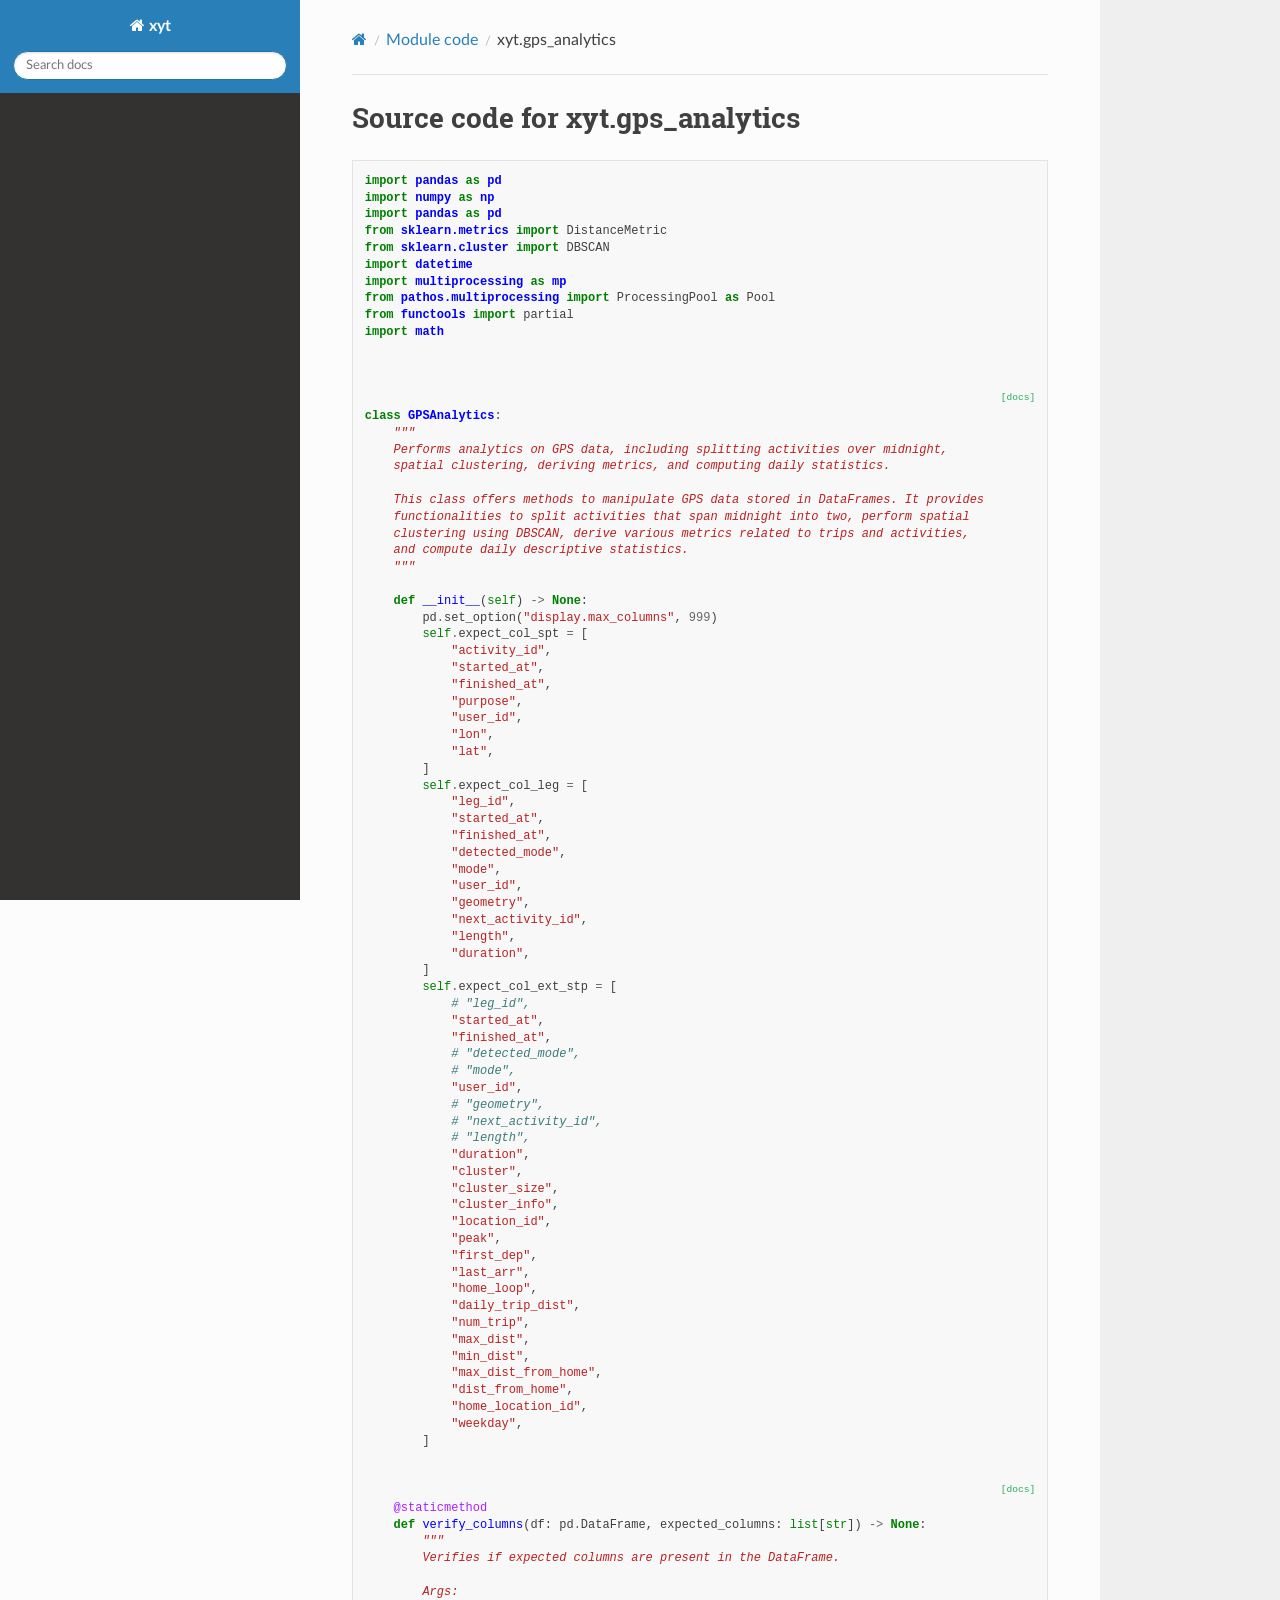
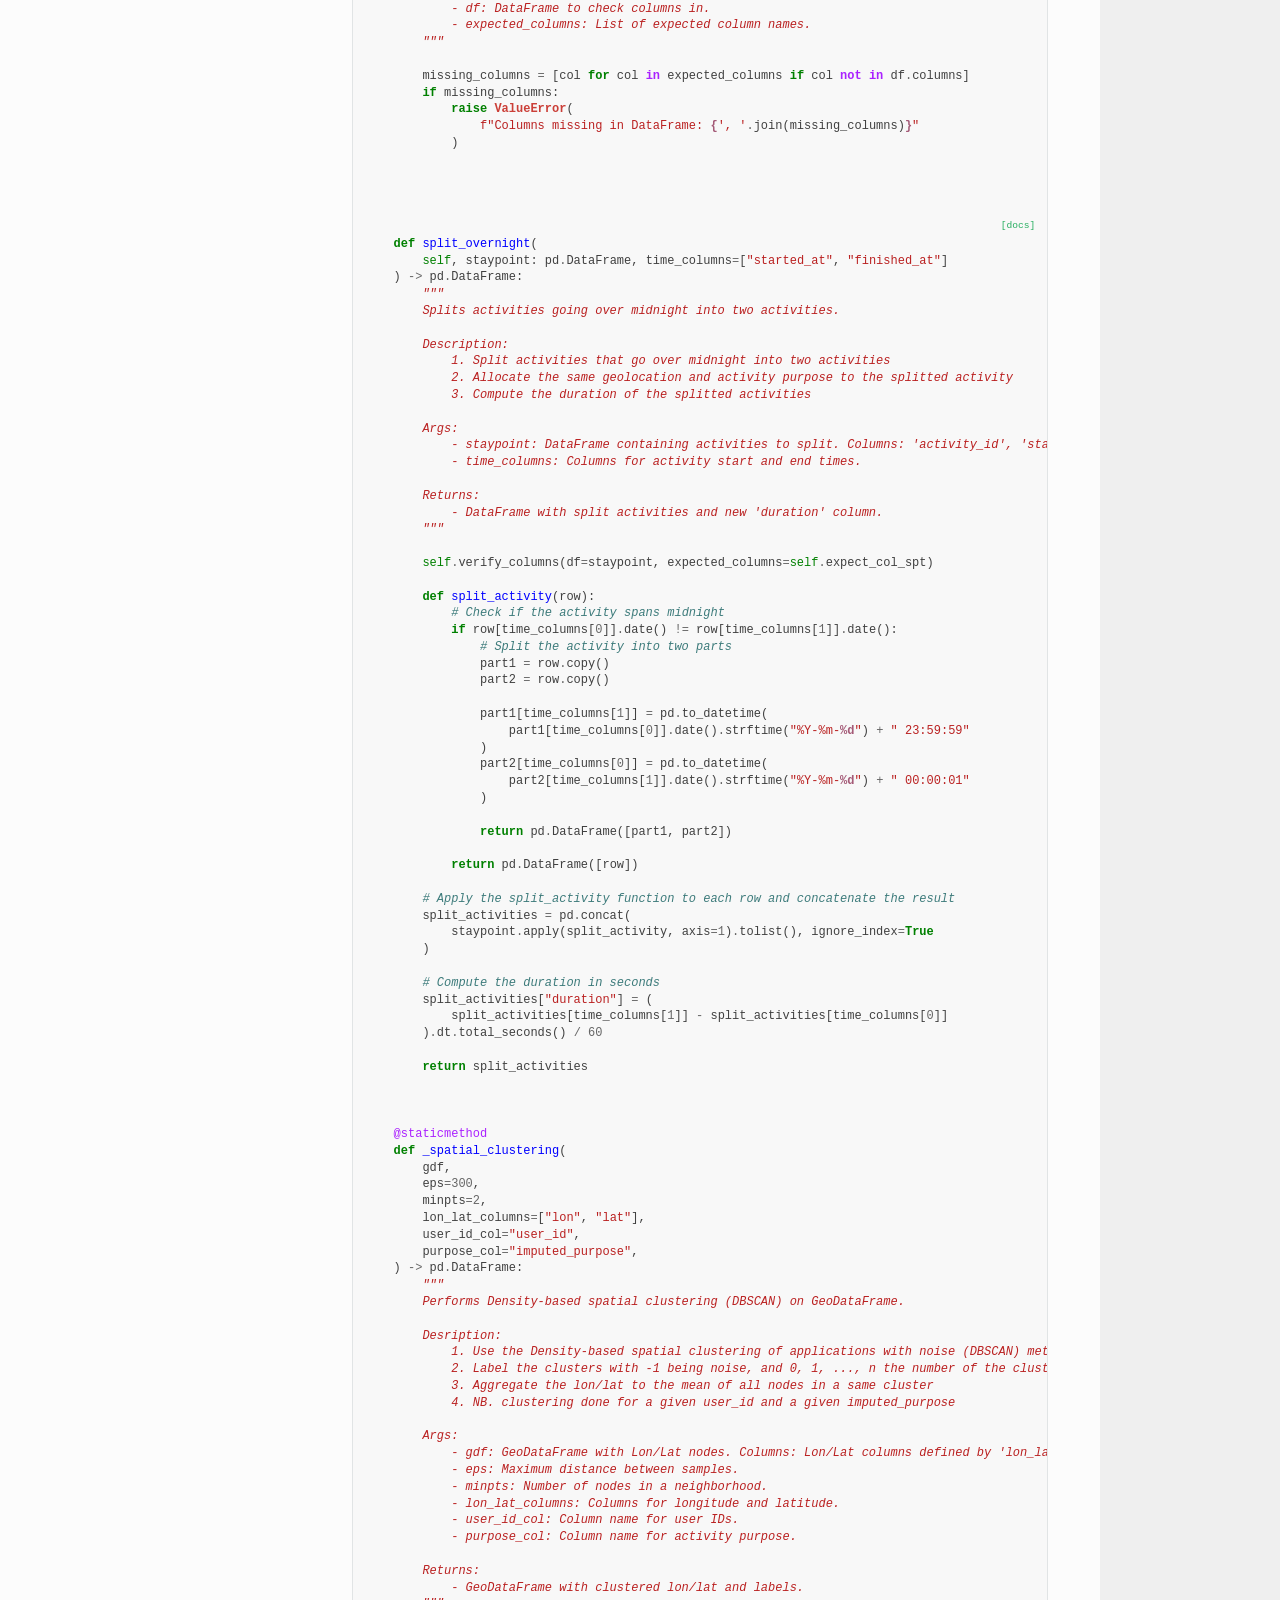
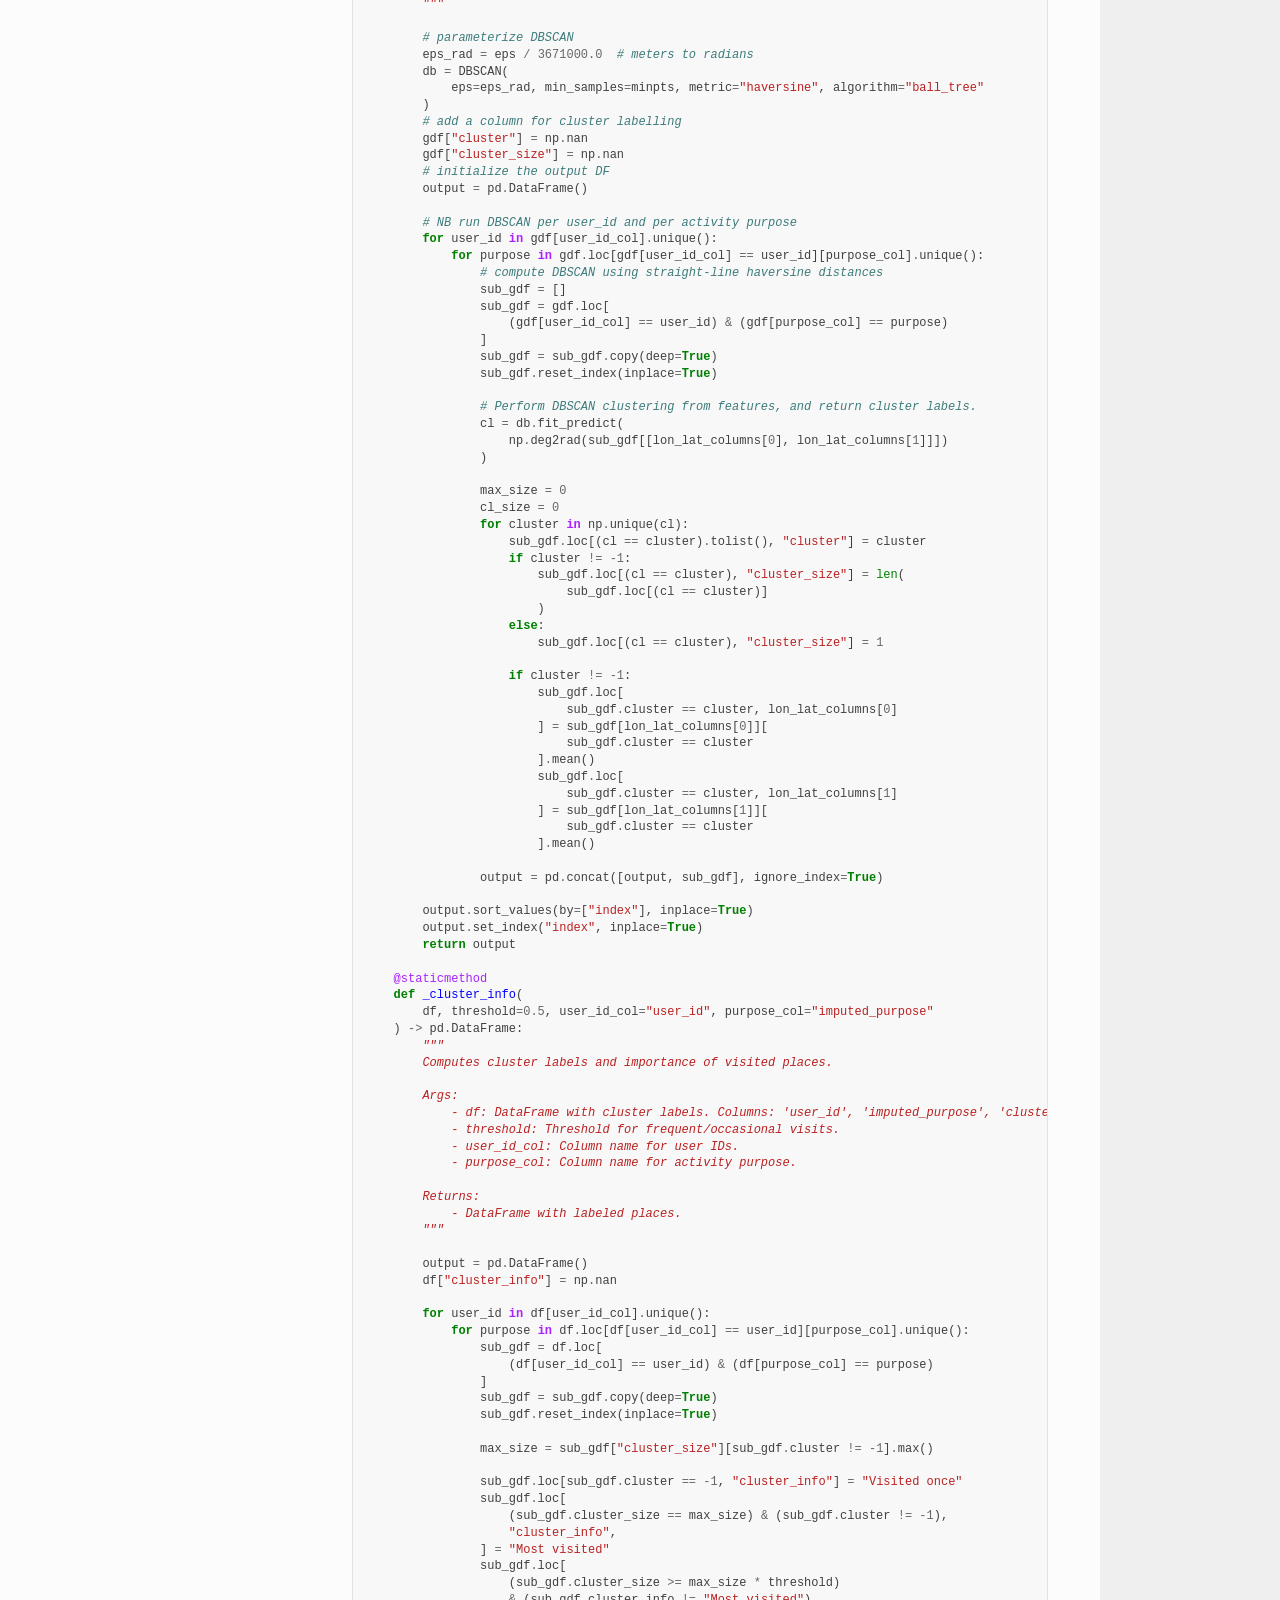
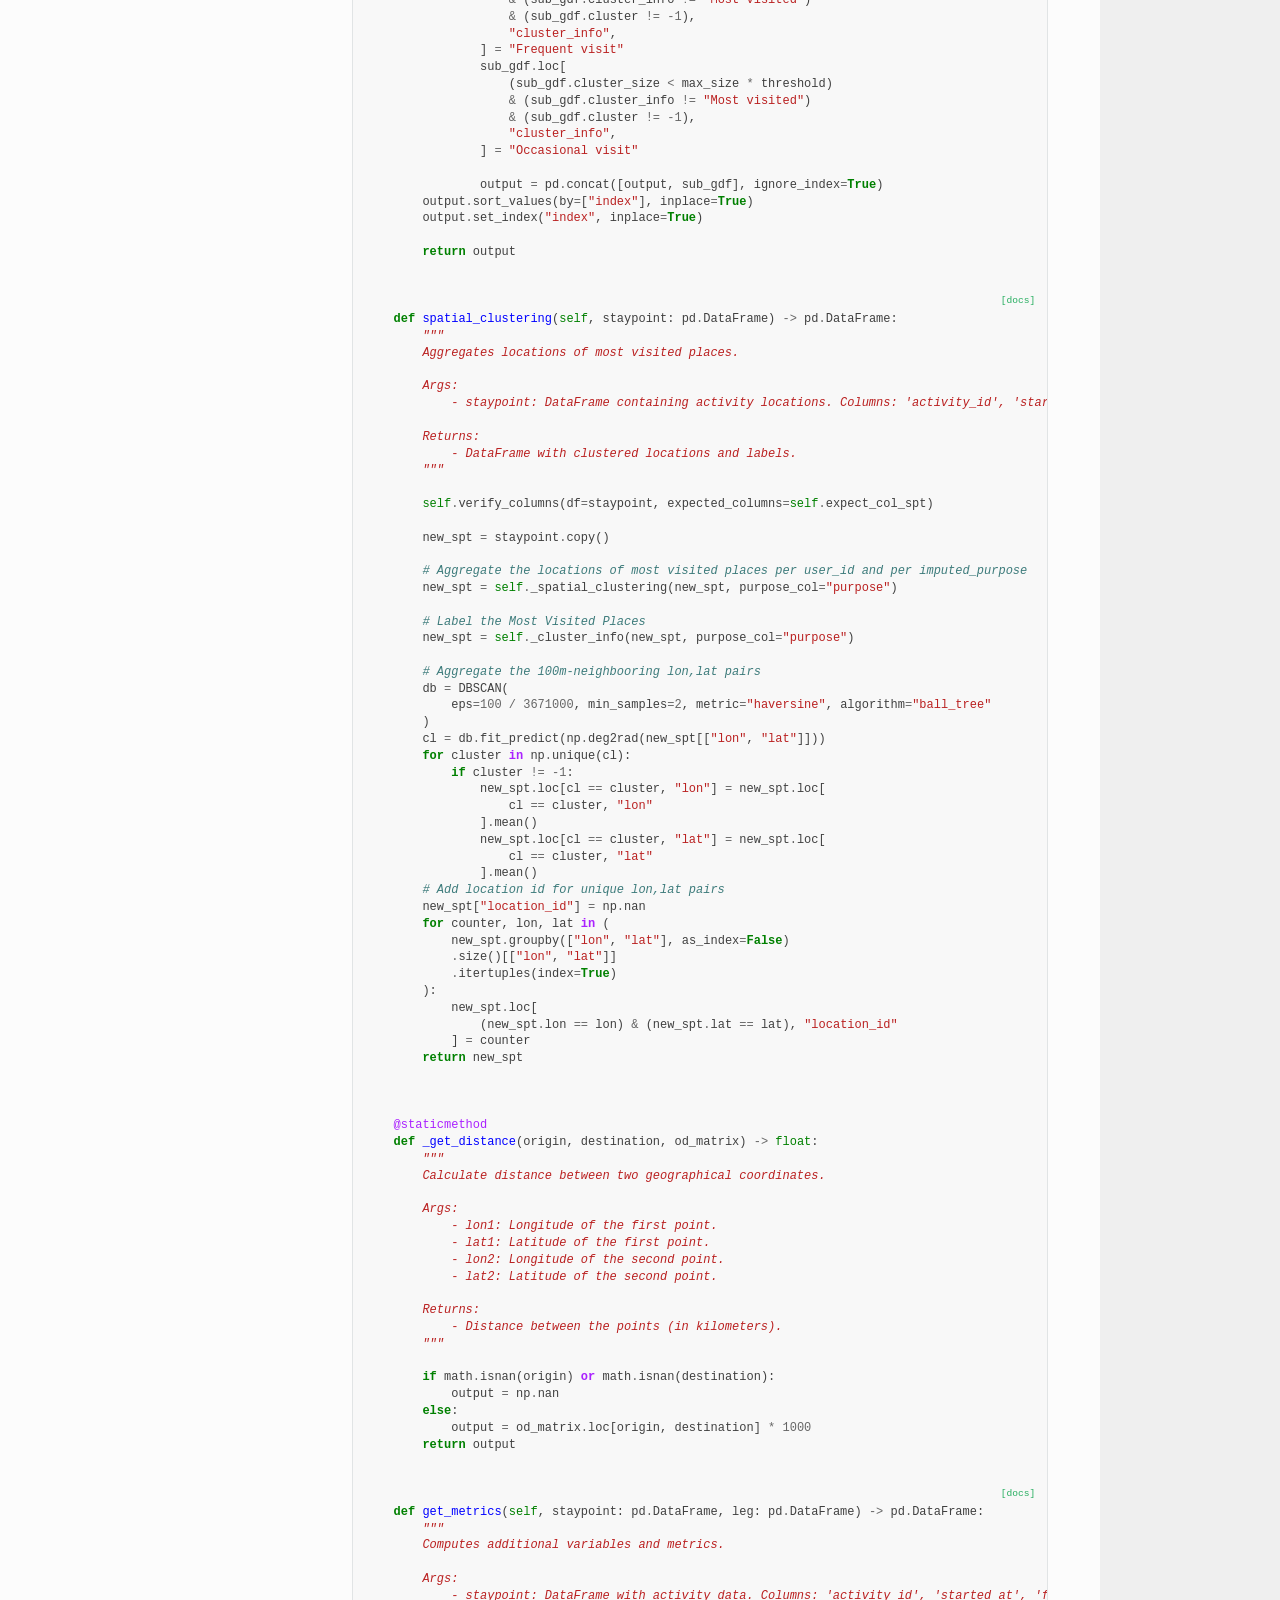
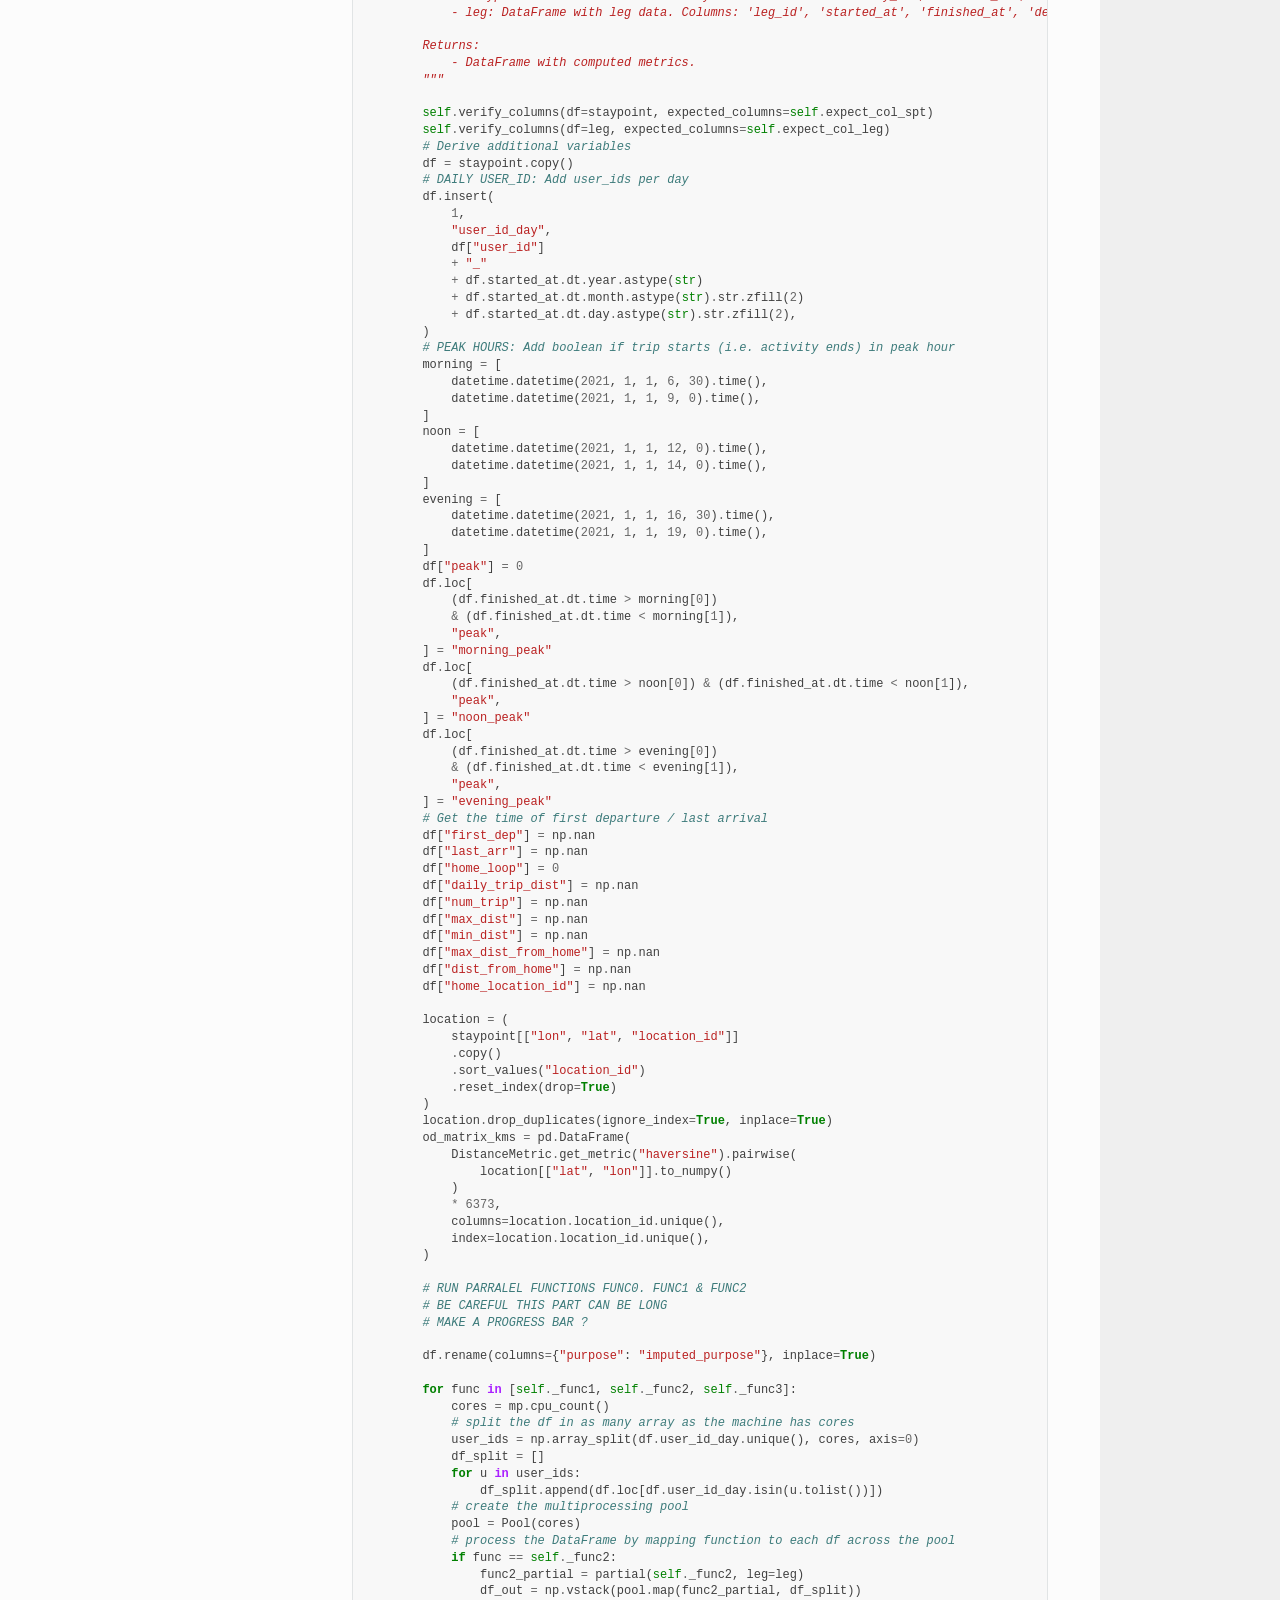
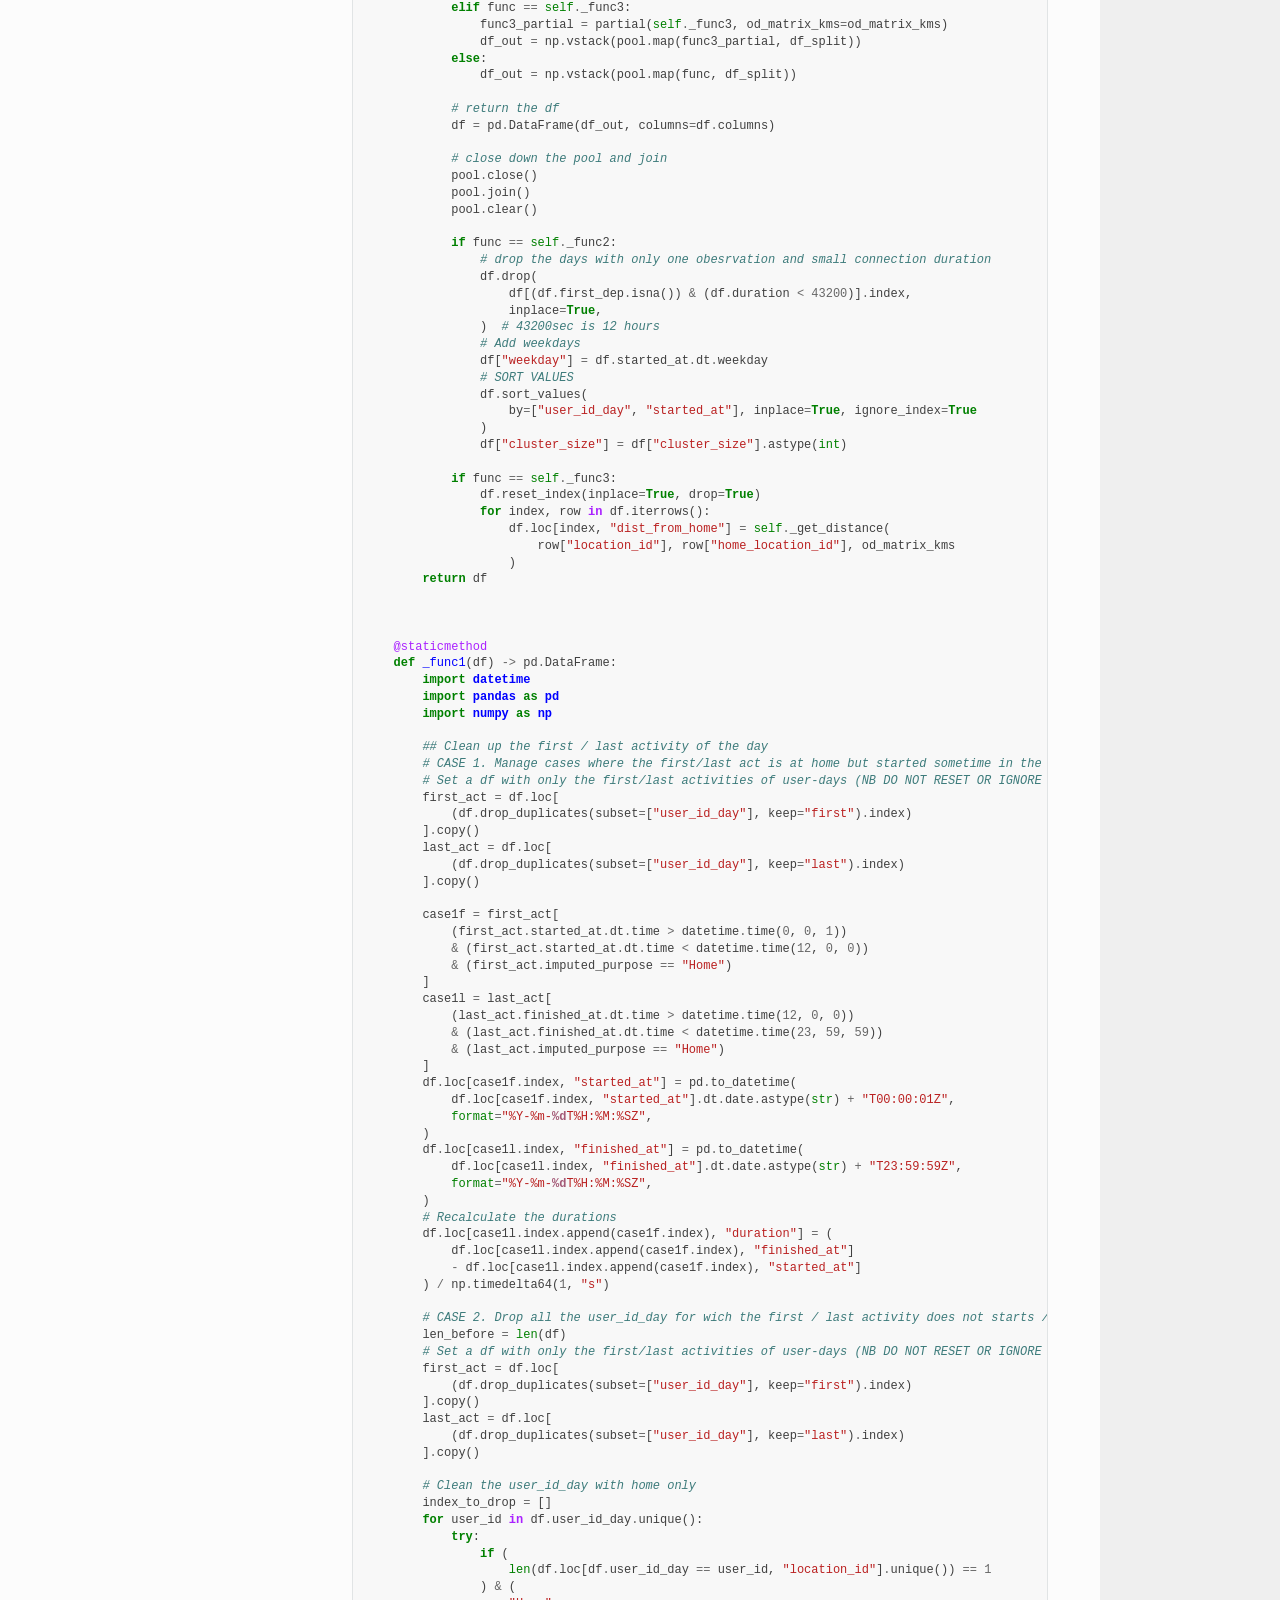
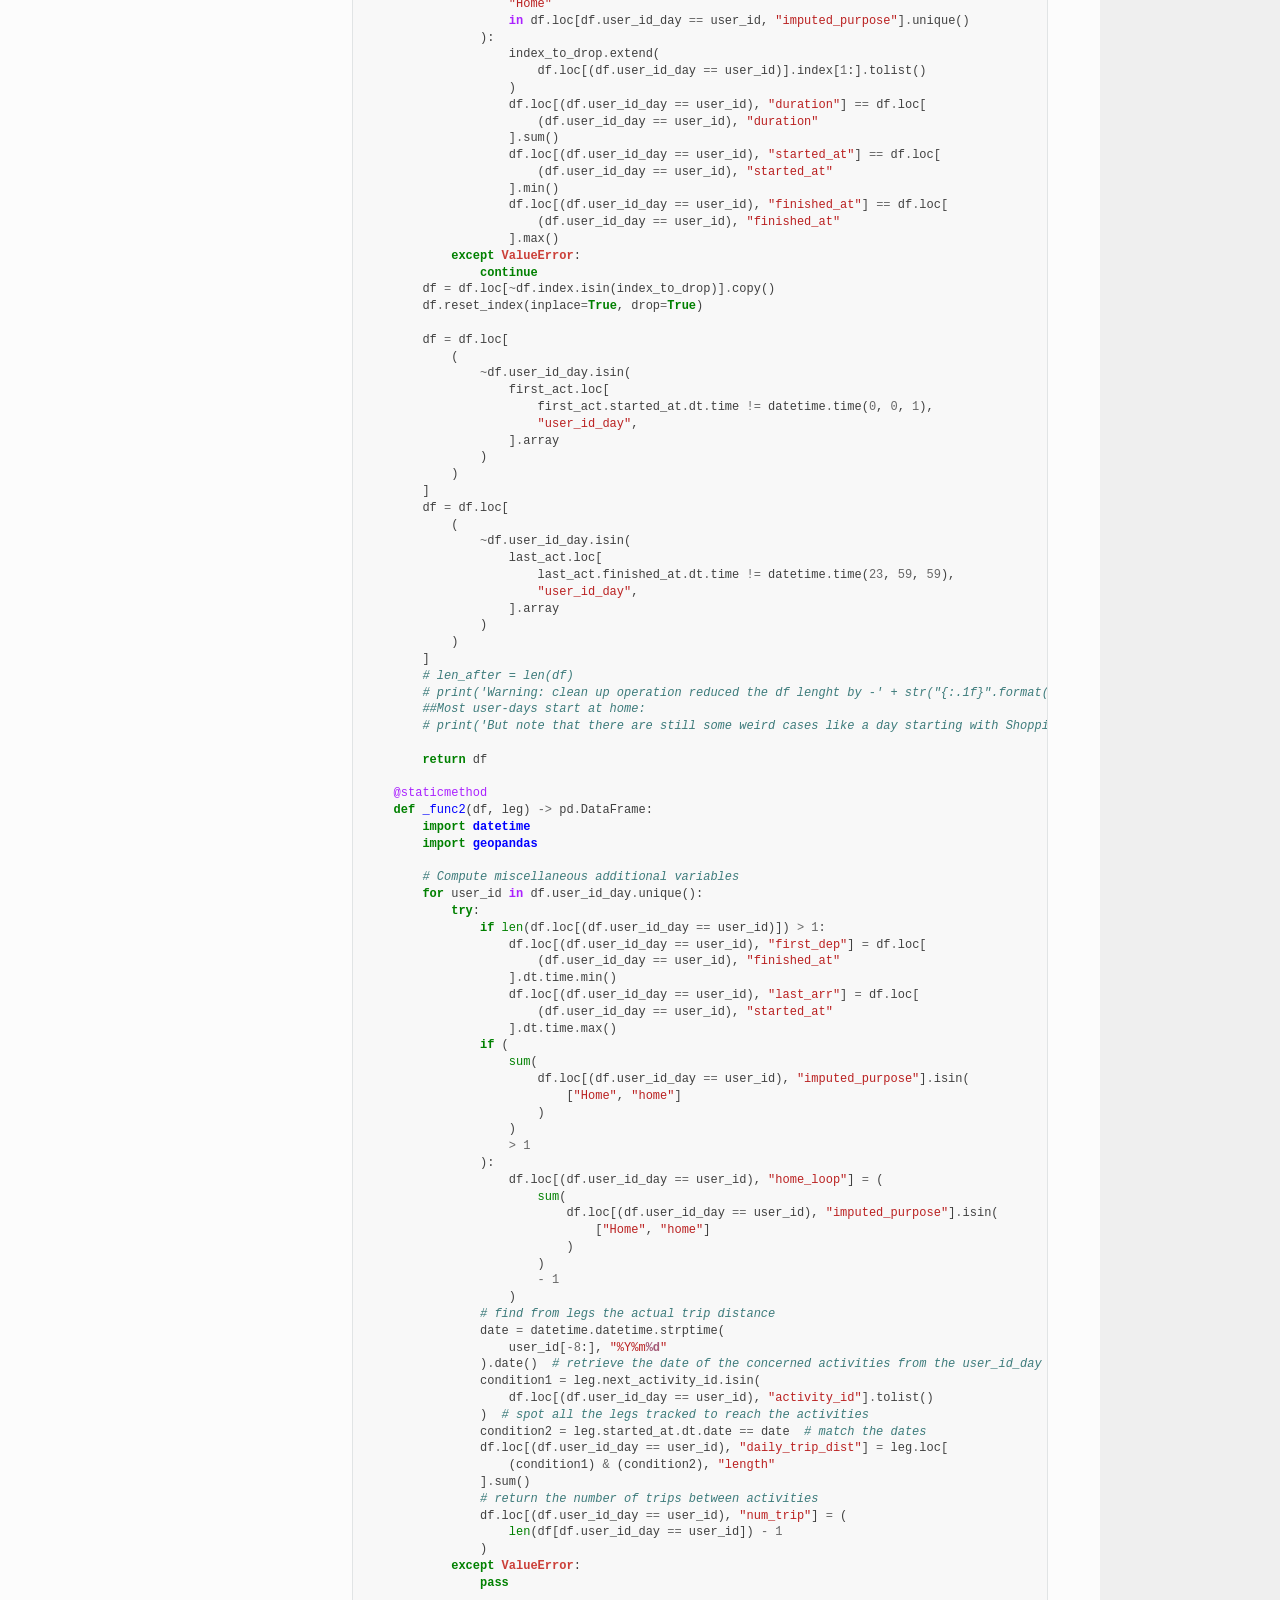
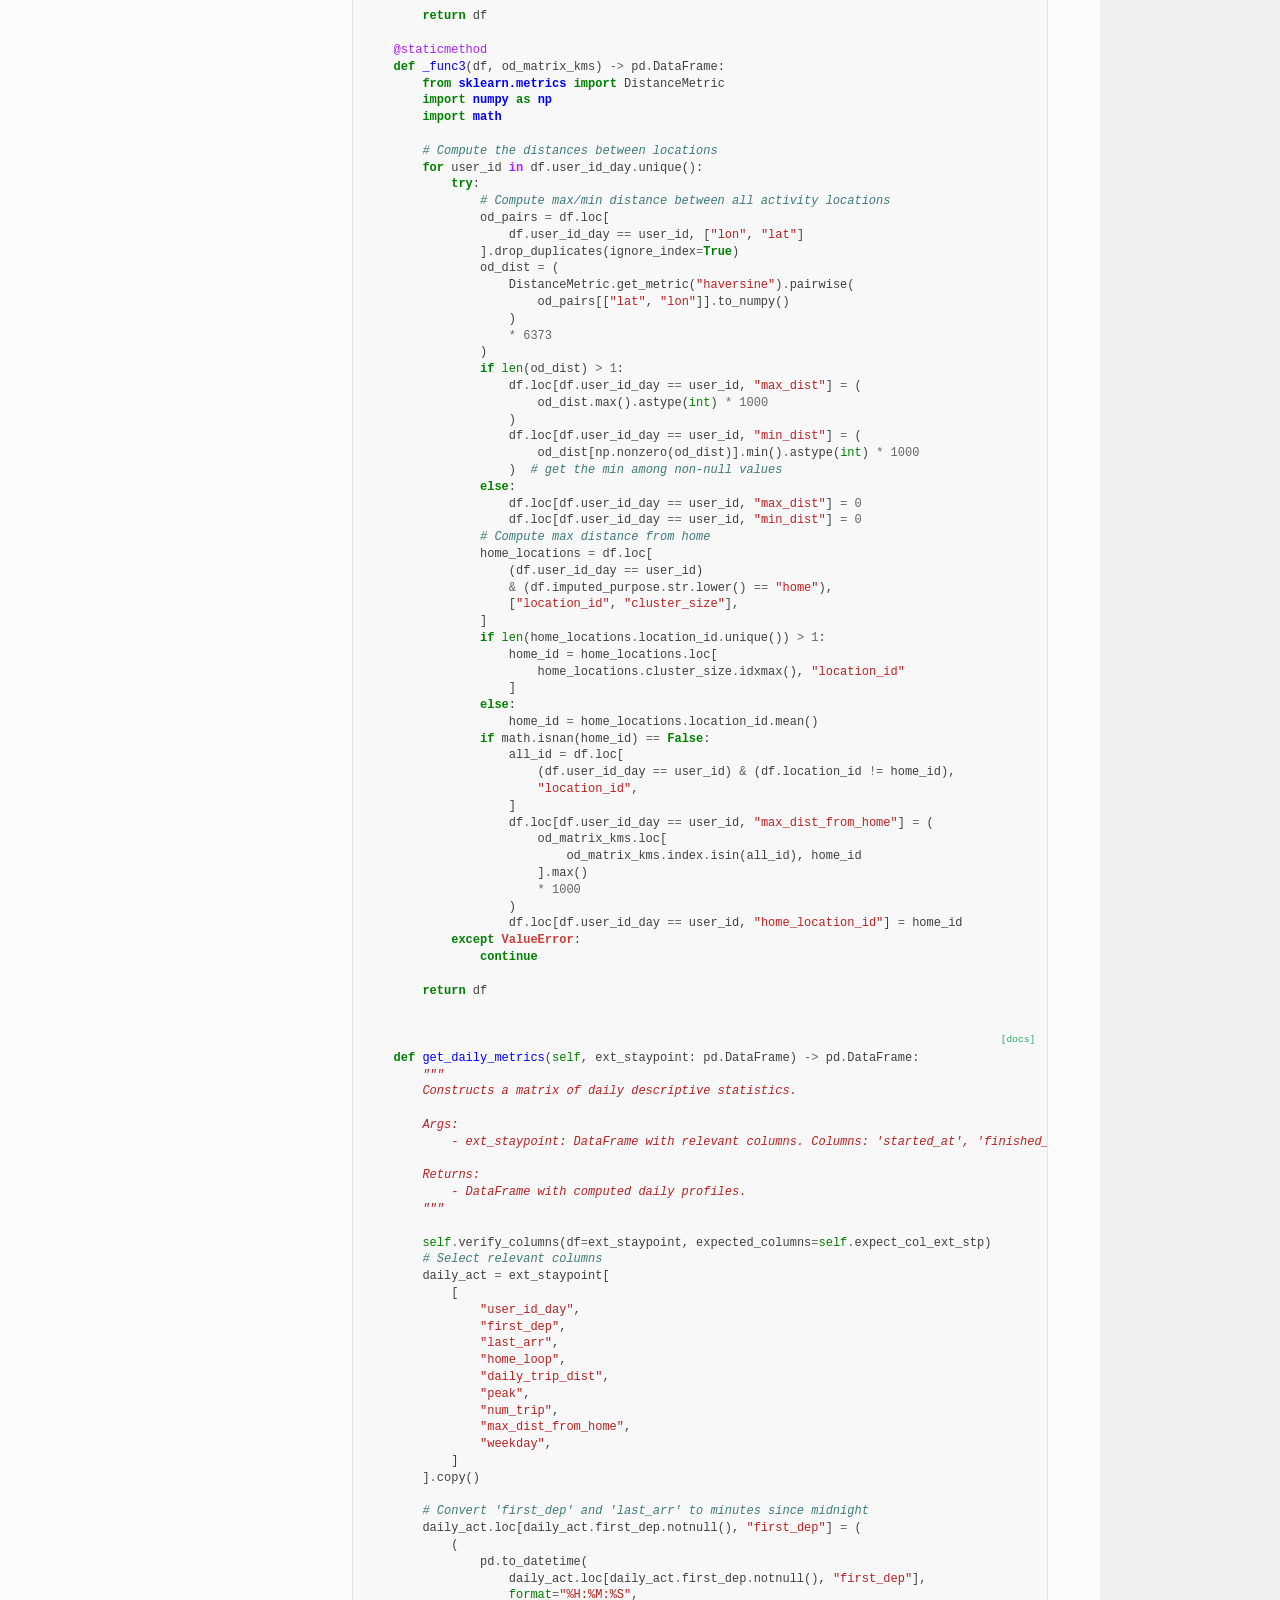
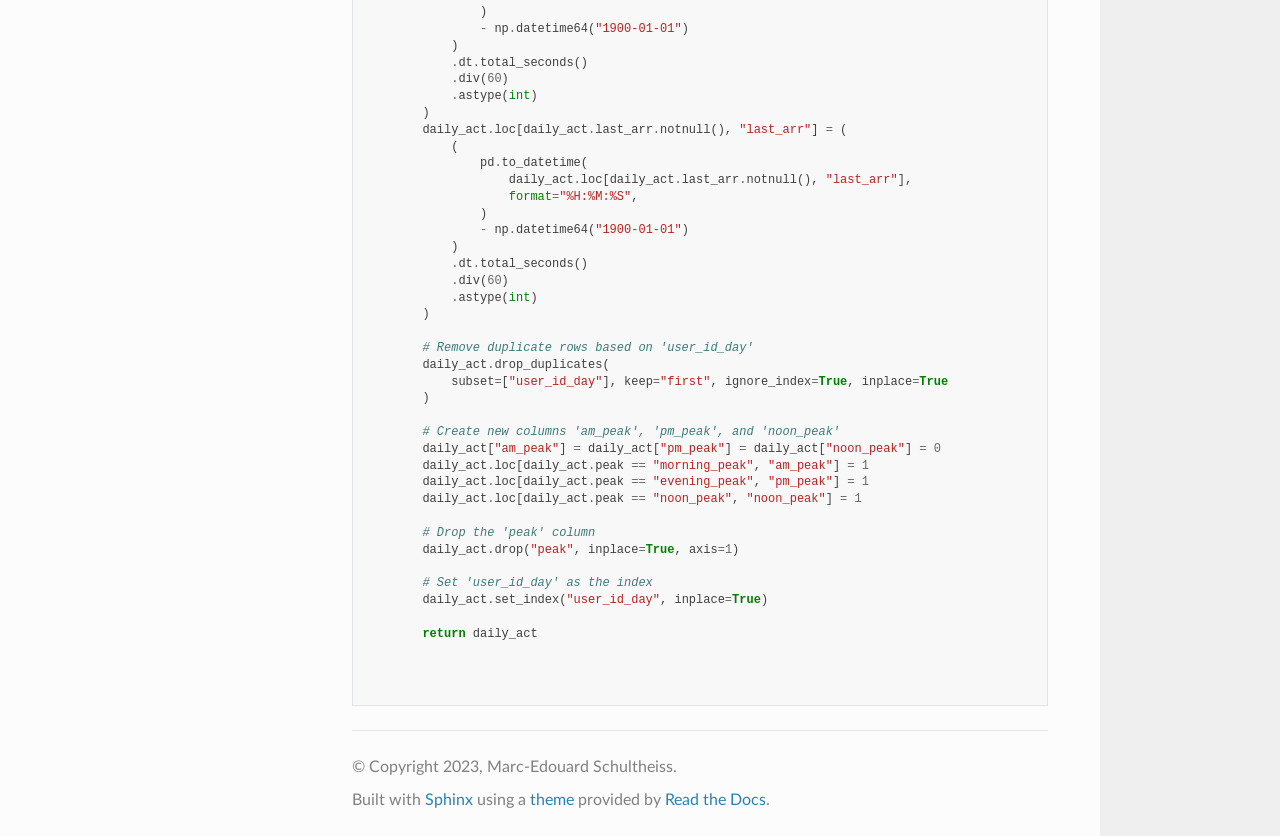
<file: _modules/xyt/gps_analytics.html>
<!DOCTYPE html>
<html class="writer-html5" lang="en" data-content_root="../../">
<head>
  <meta charset="utf-8" />
  <meta name="viewport" content="width=device-width, initial-scale=1.0" />
  <title>xyt.gps_analytics &mdash; xyt 0.1.0 documentation</title>
      <link rel="stylesheet" type="text/css" href="../../_static/pygments.css?v=80d5e7a1" />
      <link rel="stylesheet" type="text/css" href="../../_static/css/theme.css?v=19f00094" />

  
  <!--[if lt IE 9]>
    <script src="../../_static/js/html5shiv.min.js"></script>
  <![endif]-->
  
        <script src="../../_static/jquery.js?v=5d32c60e"></script>
        <script src="../../_static/_sphinx_javascript_frameworks_compat.js?v=2cd50e6c"></script>
        <script src="../../_static/documentation_options.js?v=01f34227"></script>
        <script src="../../_static/doctools.js?v=888ff710"></script>
        <script src="../../_static/sphinx_highlight.js?v=dc90522c"></script>
    <script src="../../_static/js/theme.js"></script>
    <link rel="index" title="Index" href="../../genindex.html" />
    <link rel="search" title="Search" href="../../search.html" /> 
</head>

<body class="wy-body-for-nav"> 
  <div class="wy-grid-for-nav">
    <nav data-toggle="wy-nav-shift" class="wy-nav-side">
      <div class="wy-side-scroll">
        <div class="wy-side-nav-search" >

          
          
          <a href="../../index.html" class="icon icon-home">
            xyt
          </a>
<div role="search">
  <form id="rtd-search-form" class="wy-form" action="../../search.html" method="get">
    <input type="text" name="q" placeholder="Search docs" aria-label="Search docs" />
    <input type="hidden" name="check_keywords" value="yes" />
    <input type="hidden" name="area" value="default" />
  </form>
</div>
        </div><div class="wy-menu wy-menu-vertical" data-spy="affix" role="navigation" aria-label="Navigation menu">
              <!-- Local TOC -->
              <div class="local-toc"></div>
        </div>
      </div>
    </nav>

    <section data-toggle="wy-nav-shift" class="wy-nav-content-wrap"><nav class="wy-nav-top" aria-label="Mobile navigation menu" >
          <i data-toggle="wy-nav-top" class="fa fa-bars"></i>
          <a href="../../index.html">xyt</a>
      </nav>

      <div class="wy-nav-content">
        <div class="rst-content">
          <div role="navigation" aria-label="Page navigation">
  <ul class="wy-breadcrumbs">
      <li><a href="../../index.html" class="icon icon-home" aria-label="Home"></a></li>
          <li class="breadcrumb-item"><a href="../index.html">Module code</a></li>
      <li class="breadcrumb-item active">xyt.gps_analytics</li>
      <li class="wy-breadcrumbs-aside">
      </li>
  </ul>
  <hr/>
</div>
          <div role="main" class="document" itemscope="itemscope" itemtype="http://schema.org/Article">
           <div itemprop="articleBody">
             
  <h1>Source code for xyt.gps_analytics</h1><div class="highlight"><pre>
<span></span><span class="kn">import</span> <span class="nn">pandas</span> <span class="k">as</span> <span class="nn">pd</span>
<span class="kn">import</span> <span class="nn">numpy</span> <span class="k">as</span> <span class="nn">np</span>
<span class="kn">import</span> <span class="nn">pandas</span> <span class="k">as</span> <span class="nn">pd</span>
<span class="kn">from</span> <span class="nn">sklearn.metrics</span> <span class="kn">import</span> <span class="n">DistanceMetric</span>
<span class="kn">from</span> <span class="nn">sklearn.cluster</span> <span class="kn">import</span> <span class="n">DBSCAN</span>
<span class="kn">import</span> <span class="nn">datetime</span>
<span class="kn">import</span> <span class="nn">multiprocessing</span> <span class="k">as</span> <span class="nn">mp</span>
<span class="kn">from</span> <span class="nn">pathos.multiprocessing</span> <span class="kn">import</span> <span class="n">ProcessingPool</span> <span class="k">as</span> <span class="n">Pool</span>
<span class="kn">from</span> <span class="nn">functools</span> <span class="kn">import</span> <span class="n">partial</span>
<span class="kn">import</span> <span class="nn">math</span>


<div class="viewcode-block" id="GPSAnalytics">
<a class="viewcode-back" href="../../xyt.html#xyt.gps_analytics.GPSAnalytics">[docs]</a>
<span class="k">class</span> <span class="nc">GPSAnalytics</span><span class="p">:</span>
<span class="w">    </span><span class="sd">&quot;&quot;&quot;</span>
<span class="sd">    Performs analytics on GPS data, including splitting activities over midnight,</span>
<span class="sd">    spatial clustering, deriving metrics, and computing daily statistics.</span>

<span class="sd">    This class offers methods to manipulate GPS data stored in DataFrames. It provides</span>
<span class="sd">    functionalities to split activities that span midnight into two, perform spatial</span>
<span class="sd">    clustering using DBSCAN, derive various metrics related to trips and activities,</span>
<span class="sd">    and compute daily descriptive statistics.</span>
<span class="sd">    &quot;&quot;&quot;</span>

    <span class="k">def</span> <span class="fm">__init__</span><span class="p">(</span><span class="bp">self</span><span class="p">)</span> <span class="o">-&gt;</span> <span class="kc">None</span><span class="p">:</span>
        <span class="n">pd</span><span class="o">.</span><span class="n">set_option</span><span class="p">(</span><span class="s2">&quot;display.max_columns&quot;</span><span class="p">,</span> <span class="mi">999</span><span class="p">)</span>
        <span class="bp">self</span><span class="o">.</span><span class="n">expect_col_spt</span> <span class="o">=</span> <span class="p">[</span>
            <span class="s2">&quot;activity_id&quot;</span><span class="p">,</span>
            <span class="s2">&quot;started_at&quot;</span><span class="p">,</span>
            <span class="s2">&quot;finished_at&quot;</span><span class="p">,</span>
            <span class="s2">&quot;purpose&quot;</span><span class="p">,</span>
            <span class="s2">&quot;user_id&quot;</span><span class="p">,</span>
            <span class="s2">&quot;lon&quot;</span><span class="p">,</span>
            <span class="s2">&quot;lat&quot;</span><span class="p">,</span>
        <span class="p">]</span>
        <span class="bp">self</span><span class="o">.</span><span class="n">expect_col_leg</span> <span class="o">=</span> <span class="p">[</span>
            <span class="s2">&quot;leg_id&quot;</span><span class="p">,</span>
            <span class="s2">&quot;started_at&quot;</span><span class="p">,</span>
            <span class="s2">&quot;finished_at&quot;</span><span class="p">,</span>
            <span class="s2">&quot;detected_mode&quot;</span><span class="p">,</span>
            <span class="s2">&quot;mode&quot;</span><span class="p">,</span>
            <span class="s2">&quot;user_id&quot;</span><span class="p">,</span>
            <span class="s2">&quot;geometry&quot;</span><span class="p">,</span>
            <span class="s2">&quot;next_activity_id&quot;</span><span class="p">,</span>
            <span class="s2">&quot;length&quot;</span><span class="p">,</span>
            <span class="s2">&quot;duration&quot;</span><span class="p">,</span>
        <span class="p">]</span>
        <span class="bp">self</span><span class="o">.</span><span class="n">expect_col_ext_stp</span> <span class="o">=</span> <span class="p">[</span>
            <span class="c1"># &quot;leg_id&quot;,</span>
            <span class="s2">&quot;started_at&quot;</span><span class="p">,</span>
            <span class="s2">&quot;finished_at&quot;</span><span class="p">,</span>
            <span class="c1"># &quot;detected_mode&quot;,</span>
            <span class="c1"># &quot;mode&quot;,</span>
            <span class="s2">&quot;user_id&quot;</span><span class="p">,</span>
            <span class="c1"># &quot;geometry&quot;,</span>
            <span class="c1"># &quot;next_activity_id&quot;,</span>
            <span class="c1"># &quot;length&quot;,</span>
            <span class="s2">&quot;duration&quot;</span><span class="p">,</span>
            <span class="s2">&quot;cluster&quot;</span><span class="p">,</span>
            <span class="s2">&quot;cluster_size&quot;</span><span class="p">,</span>
            <span class="s2">&quot;cluster_info&quot;</span><span class="p">,</span>
            <span class="s2">&quot;location_id&quot;</span><span class="p">,</span>
            <span class="s2">&quot;peak&quot;</span><span class="p">,</span>
            <span class="s2">&quot;first_dep&quot;</span><span class="p">,</span>
            <span class="s2">&quot;last_arr&quot;</span><span class="p">,</span>
            <span class="s2">&quot;home_loop&quot;</span><span class="p">,</span>
            <span class="s2">&quot;daily_trip_dist&quot;</span><span class="p">,</span>
            <span class="s2">&quot;num_trip&quot;</span><span class="p">,</span>
            <span class="s2">&quot;max_dist&quot;</span><span class="p">,</span>
            <span class="s2">&quot;min_dist&quot;</span><span class="p">,</span>
            <span class="s2">&quot;max_dist_from_home&quot;</span><span class="p">,</span>
            <span class="s2">&quot;dist_from_home&quot;</span><span class="p">,</span>
            <span class="s2">&quot;home_location_id&quot;</span><span class="p">,</span>
            <span class="s2">&quot;weekday&quot;</span><span class="p">,</span>
        <span class="p">]</span>

<div class="viewcode-block" id="GPSAnalytics.verify_columns">
<a class="viewcode-back" href="../../xyt.html#xyt.gps_analytics.GPSAnalytics.verify_columns">[docs]</a>
    <span class="nd">@staticmethod</span>
    <span class="k">def</span> <span class="nf">verify_columns</span><span class="p">(</span><span class="n">df</span><span class="p">:</span> <span class="n">pd</span><span class="o">.</span><span class="n">DataFrame</span><span class="p">,</span> <span class="n">expected_columns</span><span class="p">:</span> <span class="nb">list</span><span class="p">[</span><span class="nb">str</span><span class="p">])</span> <span class="o">-&gt;</span> <span class="kc">None</span><span class="p">:</span>
<span class="w">        </span><span class="sd">&quot;&quot;&quot;</span>
<span class="sd">        Verifies if expected columns are present in the DataFrame.</span>

<span class="sd">        Args:</span>
<span class="sd">            - df: DataFrame to check columns in.</span>
<span class="sd">            - expected_columns: List of expected column names.</span>
<span class="sd">        &quot;&quot;&quot;</span>

        <span class="n">missing_columns</span> <span class="o">=</span> <span class="p">[</span><span class="n">col</span> <span class="k">for</span> <span class="n">col</span> <span class="ow">in</span> <span class="n">expected_columns</span> <span class="k">if</span> <span class="n">col</span> <span class="ow">not</span> <span class="ow">in</span> <span class="n">df</span><span class="o">.</span><span class="n">columns</span><span class="p">]</span>
        <span class="k">if</span> <span class="n">missing_columns</span><span class="p">:</span>
            <span class="k">raise</span> <span class="ne">ValueError</span><span class="p">(</span>
                <span class="sa">f</span><span class="s2">&quot;Columns missing in DataFrame: </span><span class="si">{</span><span class="s1">&#39;, &#39;</span><span class="o">.</span><span class="n">join</span><span class="p">(</span><span class="n">missing_columns</span><span class="p">)</span><span class="si">}</span><span class="s2">&quot;</span>
            <span class="p">)</span></div>


<div class="viewcode-block" id="GPSAnalytics.split_overnight">
<a class="viewcode-back" href="../../xyt.html#xyt.gps_analytics.GPSAnalytics.split_overnight">[docs]</a>
    <span class="k">def</span> <span class="nf">split_overnight</span><span class="p">(</span>
        <span class="bp">self</span><span class="p">,</span> <span class="n">staypoint</span><span class="p">:</span> <span class="n">pd</span><span class="o">.</span><span class="n">DataFrame</span><span class="p">,</span> <span class="n">time_columns</span><span class="o">=</span><span class="p">[</span><span class="s2">&quot;started_at&quot;</span><span class="p">,</span> <span class="s2">&quot;finished_at&quot;</span><span class="p">]</span>
    <span class="p">)</span> <span class="o">-&gt;</span> <span class="n">pd</span><span class="o">.</span><span class="n">DataFrame</span><span class="p">:</span>
<span class="w">        </span><span class="sd">&quot;&quot;&quot;</span>
<span class="sd">        Splits activities going over midnight into two activities.</span>

<span class="sd">        Description:</span>
<span class="sd">            1. Split activities that go over midnight into two activities</span>
<span class="sd">            2. Allocate the same geolocation and activity purpose to the splitted activity</span>
<span class="sd">            3. Compute the duration of the splitted activities</span>

<span class="sd">        Args:</span>
<span class="sd">            - staypoint: DataFrame containing activities to split. Columns: &#39;activity_id&#39;, &#39;started_at&#39;, &#39;finished_at&#39;, &#39;purpose&#39;, &#39;user_id&#39;, &#39;lon&#39;, &#39;lat&#39;</span>
<span class="sd">            - time_columns: Columns for activity start and end times.</span>

<span class="sd">        Returns:</span>
<span class="sd">            - DataFrame with split activities and new &#39;duration&#39; column.</span>
<span class="sd">        &quot;&quot;&quot;</span>

        <span class="bp">self</span><span class="o">.</span><span class="n">verify_columns</span><span class="p">(</span><span class="n">df</span><span class="o">=</span><span class="n">staypoint</span><span class="p">,</span> <span class="n">expected_columns</span><span class="o">=</span><span class="bp">self</span><span class="o">.</span><span class="n">expect_col_spt</span><span class="p">)</span>

        <span class="k">def</span> <span class="nf">split_activity</span><span class="p">(</span><span class="n">row</span><span class="p">):</span>
            <span class="c1"># Check if the activity spans midnight</span>
            <span class="k">if</span> <span class="n">row</span><span class="p">[</span><span class="n">time_columns</span><span class="p">[</span><span class="mi">0</span><span class="p">]]</span><span class="o">.</span><span class="n">date</span><span class="p">()</span> <span class="o">!=</span> <span class="n">row</span><span class="p">[</span><span class="n">time_columns</span><span class="p">[</span><span class="mi">1</span><span class="p">]]</span><span class="o">.</span><span class="n">date</span><span class="p">():</span>
                <span class="c1"># Split the activity into two parts</span>
                <span class="n">part1</span> <span class="o">=</span> <span class="n">row</span><span class="o">.</span><span class="n">copy</span><span class="p">()</span>
                <span class="n">part2</span> <span class="o">=</span> <span class="n">row</span><span class="o">.</span><span class="n">copy</span><span class="p">()</span>

                <span class="n">part1</span><span class="p">[</span><span class="n">time_columns</span><span class="p">[</span><span class="mi">1</span><span class="p">]]</span> <span class="o">=</span> <span class="n">pd</span><span class="o">.</span><span class="n">to_datetime</span><span class="p">(</span>
                    <span class="n">part1</span><span class="p">[</span><span class="n">time_columns</span><span class="p">[</span><span class="mi">0</span><span class="p">]]</span><span class="o">.</span><span class="n">date</span><span class="p">()</span><span class="o">.</span><span class="n">strftime</span><span class="p">(</span><span class="s2">&quot;%Y-%m-</span><span class="si">%d</span><span class="s2">&quot;</span><span class="p">)</span> <span class="o">+</span> <span class="s2">&quot; 23:59:59&quot;</span>
                <span class="p">)</span>
                <span class="n">part2</span><span class="p">[</span><span class="n">time_columns</span><span class="p">[</span><span class="mi">0</span><span class="p">]]</span> <span class="o">=</span> <span class="n">pd</span><span class="o">.</span><span class="n">to_datetime</span><span class="p">(</span>
                    <span class="n">part2</span><span class="p">[</span><span class="n">time_columns</span><span class="p">[</span><span class="mi">1</span><span class="p">]]</span><span class="o">.</span><span class="n">date</span><span class="p">()</span><span class="o">.</span><span class="n">strftime</span><span class="p">(</span><span class="s2">&quot;%Y-%m-</span><span class="si">%d</span><span class="s2">&quot;</span><span class="p">)</span> <span class="o">+</span> <span class="s2">&quot; 00:00:01&quot;</span>
                <span class="p">)</span>

                <span class="k">return</span> <span class="n">pd</span><span class="o">.</span><span class="n">DataFrame</span><span class="p">([</span><span class="n">part1</span><span class="p">,</span> <span class="n">part2</span><span class="p">])</span>

            <span class="k">return</span> <span class="n">pd</span><span class="o">.</span><span class="n">DataFrame</span><span class="p">([</span><span class="n">row</span><span class="p">])</span>

        <span class="c1"># Apply the split_activity function to each row and concatenate the result</span>
        <span class="n">split_activities</span> <span class="o">=</span> <span class="n">pd</span><span class="o">.</span><span class="n">concat</span><span class="p">(</span>
            <span class="n">staypoint</span><span class="o">.</span><span class="n">apply</span><span class="p">(</span><span class="n">split_activity</span><span class="p">,</span> <span class="n">axis</span><span class="o">=</span><span class="mi">1</span><span class="p">)</span><span class="o">.</span><span class="n">tolist</span><span class="p">(),</span> <span class="n">ignore_index</span><span class="o">=</span><span class="kc">True</span>
        <span class="p">)</span>

        <span class="c1"># Compute the duration in seconds</span>
        <span class="n">split_activities</span><span class="p">[</span><span class="s2">&quot;duration&quot;</span><span class="p">]</span> <span class="o">=</span> <span class="p">(</span>
            <span class="n">split_activities</span><span class="p">[</span><span class="n">time_columns</span><span class="p">[</span><span class="mi">1</span><span class="p">]]</span> <span class="o">-</span> <span class="n">split_activities</span><span class="p">[</span><span class="n">time_columns</span><span class="p">[</span><span class="mi">0</span><span class="p">]]</span>
        <span class="p">)</span><span class="o">.</span><span class="n">dt</span><span class="o">.</span><span class="n">total_seconds</span><span class="p">()</span> <span class="o">/</span> <span class="mi">60</span>

        <span class="k">return</span> <span class="n">split_activities</span></div>


    <span class="nd">@staticmethod</span>
    <span class="k">def</span> <span class="nf">_spatial_clustering</span><span class="p">(</span>
        <span class="n">gdf</span><span class="p">,</span>
        <span class="n">eps</span><span class="o">=</span><span class="mi">300</span><span class="p">,</span>
        <span class="n">minpts</span><span class="o">=</span><span class="mi">2</span><span class="p">,</span>
        <span class="n">lon_lat_columns</span><span class="o">=</span><span class="p">[</span><span class="s2">&quot;lon&quot;</span><span class="p">,</span> <span class="s2">&quot;lat&quot;</span><span class="p">],</span>
        <span class="n">user_id_col</span><span class="o">=</span><span class="s2">&quot;user_id&quot;</span><span class="p">,</span>
        <span class="n">purpose_col</span><span class="o">=</span><span class="s2">&quot;imputed_purpose&quot;</span><span class="p">,</span>
    <span class="p">)</span> <span class="o">-&gt;</span> <span class="n">pd</span><span class="o">.</span><span class="n">DataFrame</span><span class="p">:</span>
<span class="w">        </span><span class="sd">&quot;&quot;&quot;</span>
<span class="sd">        Performs Density-based spatial clustering (DBSCAN) on GeoDataFrame.</span>

<span class="sd">        Desription:</span>
<span class="sd">            1. Use the Density-based spatial clustering of applications with noise (DBSCAN) method to aggregate neighboring nodes</span>
<span class="sd">            2. Label the clusters with -1 being noise, and 0, 1, ..., n the number of the cluster. NB. 0 is not necessarily the denser cluster</span>
<span class="sd">            3. Aggregate the lon/lat to the mean of all nodes in a same cluster</span>
<span class="sd">            4. NB. clustering done for a given user_id and a given imputed_purpose</span>

<span class="sd">        Args:</span>
<span class="sd">            - gdf: GeoDataFrame with Lon/Lat nodes. Columns: Lon/Lat columns defined by &#39;lon_lat_columns&#39;, &#39;user_id&#39;, &#39;imputed_purpose&#39;</span>
<span class="sd">            - eps: Maximum distance between samples.</span>
<span class="sd">            - minpts: Number of nodes in a neighborhood.</span>
<span class="sd">            - lon_lat_columns: Columns for longitude and latitude.</span>
<span class="sd">            - user_id_col: Column name for user IDs.</span>
<span class="sd">            - purpose_col: Column name for activity purpose.</span>

<span class="sd">        Returns:</span>
<span class="sd">            - GeoDataFrame with clustered lon/lat and labels.</span>
<span class="sd">        &quot;&quot;&quot;</span>

        <span class="c1"># parameterize DBSCAN</span>
        <span class="n">eps_rad</span> <span class="o">=</span> <span class="n">eps</span> <span class="o">/</span> <span class="mf">3671000.0</span>  <span class="c1"># meters to radians</span>
        <span class="n">db</span> <span class="o">=</span> <span class="n">DBSCAN</span><span class="p">(</span>
            <span class="n">eps</span><span class="o">=</span><span class="n">eps_rad</span><span class="p">,</span> <span class="n">min_samples</span><span class="o">=</span><span class="n">minpts</span><span class="p">,</span> <span class="n">metric</span><span class="o">=</span><span class="s2">&quot;haversine&quot;</span><span class="p">,</span> <span class="n">algorithm</span><span class="o">=</span><span class="s2">&quot;ball_tree&quot;</span>
        <span class="p">)</span>
        <span class="c1"># add a column for cluster labelling</span>
        <span class="n">gdf</span><span class="p">[</span><span class="s2">&quot;cluster&quot;</span><span class="p">]</span> <span class="o">=</span> <span class="n">np</span><span class="o">.</span><span class="n">nan</span>
        <span class="n">gdf</span><span class="p">[</span><span class="s2">&quot;cluster_size&quot;</span><span class="p">]</span> <span class="o">=</span> <span class="n">np</span><span class="o">.</span><span class="n">nan</span>
        <span class="c1"># initialize the output DF</span>
        <span class="n">output</span> <span class="o">=</span> <span class="n">pd</span><span class="o">.</span><span class="n">DataFrame</span><span class="p">()</span>

        <span class="c1"># NB run DBSCAN per user_id and per activity purpose</span>
        <span class="k">for</span> <span class="n">user_id</span> <span class="ow">in</span> <span class="n">gdf</span><span class="p">[</span><span class="n">user_id_col</span><span class="p">]</span><span class="o">.</span><span class="n">unique</span><span class="p">():</span>
            <span class="k">for</span> <span class="n">purpose</span> <span class="ow">in</span> <span class="n">gdf</span><span class="o">.</span><span class="n">loc</span><span class="p">[</span><span class="n">gdf</span><span class="p">[</span><span class="n">user_id_col</span><span class="p">]</span> <span class="o">==</span> <span class="n">user_id</span><span class="p">][</span><span class="n">purpose_col</span><span class="p">]</span><span class="o">.</span><span class="n">unique</span><span class="p">():</span>
                <span class="c1"># compute DBSCAN using straight-line haversine distances</span>
                <span class="n">sub_gdf</span> <span class="o">=</span> <span class="p">[]</span>
                <span class="n">sub_gdf</span> <span class="o">=</span> <span class="n">gdf</span><span class="o">.</span><span class="n">loc</span><span class="p">[</span>
                    <span class="p">(</span><span class="n">gdf</span><span class="p">[</span><span class="n">user_id_col</span><span class="p">]</span> <span class="o">==</span> <span class="n">user_id</span><span class="p">)</span> <span class="o">&amp;</span> <span class="p">(</span><span class="n">gdf</span><span class="p">[</span><span class="n">purpose_col</span><span class="p">]</span> <span class="o">==</span> <span class="n">purpose</span><span class="p">)</span>
                <span class="p">]</span>
                <span class="n">sub_gdf</span> <span class="o">=</span> <span class="n">sub_gdf</span><span class="o">.</span><span class="n">copy</span><span class="p">(</span><span class="n">deep</span><span class="o">=</span><span class="kc">True</span><span class="p">)</span>
                <span class="n">sub_gdf</span><span class="o">.</span><span class="n">reset_index</span><span class="p">(</span><span class="n">inplace</span><span class="o">=</span><span class="kc">True</span><span class="p">)</span>

                <span class="c1"># Perform DBSCAN clustering from features, and return cluster labels.</span>
                <span class="n">cl</span> <span class="o">=</span> <span class="n">db</span><span class="o">.</span><span class="n">fit_predict</span><span class="p">(</span>
                    <span class="n">np</span><span class="o">.</span><span class="n">deg2rad</span><span class="p">(</span><span class="n">sub_gdf</span><span class="p">[[</span><span class="n">lon_lat_columns</span><span class="p">[</span><span class="mi">0</span><span class="p">],</span> <span class="n">lon_lat_columns</span><span class="p">[</span><span class="mi">1</span><span class="p">]]])</span>
                <span class="p">)</span>

                <span class="n">max_size</span> <span class="o">=</span> <span class="mi">0</span>
                <span class="n">cl_size</span> <span class="o">=</span> <span class="mi">0</span>
                <span class="k">for</span> <span class="n">cluster</span> <span class="ow">in</span> <span class="n">np</span><span class="o">.</span><span class="n">unique</span><span class="p">(</span><span class="n">cl</span><span class="p">):</span>
                    <span class="n">sub_gdf</span><span class="o">.</span><span class="n">loc</span><span class="p">[(</span><span class="n">cl</span> <span class="o">==</span> <span class="n">cluster</span><span class="p">)</span><span class="o">.</span><span class="n">tolist</span><span class="p">(),</span> <span class="s2">&quot;cluster&quot;</span><span class="p">]</span> <span class="o">=</span> <span class="n">cluster</span>
                    <span class="k">if</span> <span class="n">cluster</span> <span class="o">!=</span> <span class="o">-</span><span class="mi">1</span><span class="p">:</span>
                        <span class="n">sub_gdf</span><span class="o">.</span><span class="n">loc</span><span class="p">[(</span><span class="n">cl</span> <span class="o">==</span> <span class="n">cluster</span><span class="p">),</span> <span class="s2">&quot;cluster_size&quot;</span><span class="p">]</span> <span class="o">=</span> <span class="nb">len</span><span class="p">(</span>
                            <span class="n">sub_gdf</span><span class="o">.</span><span class="n">loc</span><span class="p">[(</span><span class="n">cl</span> <span class="o">==</span> <span class="n">cluster</span><span class="p">)]</span>
                        <span class="p">)</span>
                    <span class="k">else</span><span class="p">:</span>
                        <span class="n">sub_gdf</span><span class="o">.</span><span class="n">loc</span><span class="p">[(</span><span class="n">cl</span> <span class="o">==</span> <span class="n">cluster</span><span class="p">),</span> <span class="s2">&quot;cluster_size&quot;</span><span class="p">]</span> <span class="o">=</span> <span class="mi">1</span>

                    <span class="k">if</span> <span class="n">cluster</span> <span class="o">!=</span> <span class="o">-</span><span class="mi">1</span><span class="p">:</span>
                        <span class="n">sub_gdf</span><span class="o">.</span><span class="n">loc</span><span class="p">[</span>
                            <span class="n">sub_gdf</span><span class="o">.</span><span class="n">cluster</span> <span class="o">==</span> <span class="n">cluster</span><span class="p">,</span> <span class="n">lon_lat_columns</span><span class="p">[</span><span class="mi">0</span><span class="p">]</span>
                        <span class="p">]</span> <span class="o">=</span> <span class="n">sub_gdf</span><span class="p">[</span><span class="n">lon_lat_columns</span><span class="p">[</span><span class="mi">0</span><span class="p">]][</span>
                            <span class="n">sub_gdf</span><span class="o">.</span><span class="n">cluster</span> <span class="o">==</span> <span class="n">cluster</span>
                        <span class="p">]</span><span class="o">.</span><span class="n">mean</span><span class="p">()</span>
                        <span class="n">sub_gdf</span><span class="o">.</span><span class="n">loc</span><span class="p">[</span>
                            <span class="n">sub_gdf</span><span class="o">.</span><span class="n">cluster</span> <span class="o">==</span> <span class="n">cluster</span><span class="p">,</span> <span class="n">lon_lat_columns</span><span class="p">[</span><span class="mi">1</span><span class="p">]</span>
                        <span class="p">]</span> <span class="o">=</span> <span class="n">sub_gdf</span><span class="p">[</span><span class="n">lon_lat_columns</span><span class="p">[</span><span class="mi">1</span><span class="p">]][</span>
                            <span class="n">sub_gdf</span><span class="o">.</span><span class="n">cluster</span> <span class="o">==</span> <span class="n">cluster</span>
                        <span class="p">]</span><span class="o">.</span><span class="n">mean</span><span class="p">()</span>

                <span class="n">output</span> <span class="o">=</span> <span class="n">pd</span><span class="o">.</span><span class="n">concat</span><span class="p">([</span><span class="n">output</span><span class="p">,</span> <span class="n">sub_gdf</span><span class="p">],</span> <span class="n">ignore_index</span><span class="o">=</span><span class="kc">True</span><span class="p">)</span>

        <span class="n">output</span><span class="o">.</span><span class="n">sort_values</span><span class="p">(</span><span class="n">by</span><span class="o">=</span><span class="p">[</span><span class="s2">&quot;index&quot;</span><span class="p">],</span> <span class="n">inplace</span><span class="o">=</span><span class="kc">True</span><span class="p">)</span>
        <span class="n">output</span><span class="o">.</span><span class="n">set_index</span><span class="p">(</span><span class="s2">&quot;index&quot;</span><span class="p">,</span> <span class="n">inplace</span><span class="o">=</span><span class="kc">True</span><span class="p">)</span>
        <span class="k">return</span> <span class="n">output</span>

    <span class="nd">@staticmethod</span>
    <span class="k">def</span> <span class="nf">_cluster_info</span><span class="p">(</span>
        <span class="n">df</span><span class="p">,</span> <span class="n">threshold</span><span class="o">=</span><span class="mf">0.5</span><span class="p">,</span> <span class="n">user_id_col</span><span class="o">=</span><span class="s2">&quot;user_id&quot;</span><span class="p">,</span> <span class="n">purpose_col</span><span class="o">=</span><span class="s2">&quot;imputed_purpose&quot;</span>
    <span class="p">)</span> <span class="o">-&gt;</span> <span class="n">pd</span><span class="o">.</span><span class="n">DataFrame</span><span class="p">:</span>
<span class="w">        </span><span class="sd">&quot;&quot;&quot;</span>
<span class="sd">        Computes cluster labels and importance of visited places.</span>

<span class="sd">        Args:</span>
<span class="sd">            - df: DataFrame with cluster labels. Columns: &#39;user_id&#39;, &#39;imputed_purpose&#39;, &#39;cluster&#39;, &#39;cluster_size&#39;</span>
<span class="sd">            - threshold: Threshold for frequent/occasional visits.</span>
<span class="sd">            - user_id_col: Column name for user IDs.</span>
<span class="sd">            - purpose_col: Column name for activity purpose.</span>

<span class="sd">        Returns:</span>
<span class="sd">            - DataFrame with labeled places.</span>
<span class="sd">        &quot;&quot;&quot;</span>

        <span class="n">output</span> <span class="o">=</span> <span class="n">pd</span><span class="o">.</span><span class="n">DataFrame</span><span class="p">()</span>
        <span class="n">df</span><span class="p">[</span><span class="s2">&quot;cluster_info&quot;</span><span class="p">]</span> <span class="o">=</span> <span class="n">np</span><span class="o">.</span><span class="n">nan</span>

        <span class="k">for</span> <span class="n">user_id</span> <span class="ow">in</span> <span class="n">df</span><span class="p">[</span><span class="n">user_id_col</span><span class="p">]</span><span class="o">.</span><span class="n">unique</span><span class="p">():</span>
            <span class="k">for</span> <span class="n">purpose</span> <span class="ow">in</span> <span class="n">df</span><span class="o">.</span><span class="n">loc</span><span class="p">[</span><span class="n">df</span><span class="p">[</span><span class="n">user_id_col</span><span class="p">]</span> <span class="o">==</span> <span class="n">user_id</span><span class="p">][</span><span class="n">purpose_col</span><span class="p">]</span><span class="o">.</span><span class="n">unique</span><span class="p">():</span>
                <span class="n">sub_gdf</span> <span class="o">=</span> <span class="n">df</span><span class="o">.</span><span class="n">loc</span><span class="p">[</span>
                    <span class="p">(</span><span class="n">df</span><span class="p">[</span><span class="n">user_id_col</span><span class="p">]</span> <span class="o">==</span> <span class="n">user_id</span><span class="p">)</span> <span class="o">&amp;</span> <span class="p">(</span><span class="n">df</span><span class="p">[</span><span class="n">purpose_col</span><span class="p">]</span> <span class="o">==</span> <span class="n">purpose</span><span class="p">)</span>
                <span class="p">]</span>
                <span class="n">sub_gdf</span> <span class="o">=</span> <span class="n">sub_gdf</span><span class="o">.</span><span class="n">copy</span><span class="p">(</span><span class="n">deep</span><span class="o">=</span><span class="kc">True</span><span class="p">)</span>
                <span class="n">sub_gdf</span><span class="o">.</span><span class="n">reset_index</span><span class="p">(</span><span class="n">inplace</span><span class="o">=</span><span class="kc">True</span><span class="p">)</span>

                <span class="n">max_size</span> <span class="o">=</span> <span class="n">sub_gdf</span><span class="p">[</span><span class="s2">&quot;cluster_size&quot;</span><span class="p">][</span><span class="n">sub_gdf</span><span class="o">.</span><span class="n">cluster</span> <span class="o">!=</span> <span class="o">-</span><span class="mi">1</span><span class="p">]</span><span class="o">.</span><span class="n">max</span><span class="p">()</span>

                <span class="n">sub_gdf</span><span class="o">.</span><span class="n">loc</span><span class="p">[</span><span class="n">sub_gdf</span><span class="o">.</span><span class="n">cluster</span> <span class="o">==</span> <span class="o">-</span><span class="mi">1</span><span class="p">,</span> <span class="s2">&quot;cluster_info&quot;</span><span class="p">]</span> <span class="o">=</span> <span class="s2">&quot;Visited once&quot;</span>
                <span class="n">sub_gdf</span><span class="o">.</span><span class="n">loc</span><span class="p">[</span>
                    <span class="p">(</span><span class="n">sub_gdf</span><span class="o">.</span><span class="n">cluster_size</span> <span class="o">==</span> <span class="n">max_size</span><span class="p">)</span> <span class="o">&amp;</span> <span class="p">(</span><span class="n">sub_gdf</span><span class="o">.</span><span class="n">cluster</span> <span class="o">!=</span> <span class="o">-</span><span class="mi">1</span><span class="p">),</span>
                    <span class="s2">&quot;cluster_info&quot;</span><span class="p">,</span>
                <span class="p">]</span> <span class="o">=</span> <span class="s2">&quot;Most visited&quot;</span>
                <span class="n">sub_gdf</span><span class="o">.</span><span class="n">loc</span><span class="p">[</span>
                    <span class="p">(</span><span class="n">sub_gdf</span><span class="o">.</span><span class="n">cluster_size</span> <span class="o">&gt;=</span> <span class="n">max_size</span> <span class="o">*</span> <span class="n">threshold</span><span class="p">)</span>
                    <span class="o">&amp;</span> <span class="p">(</span><span class="n">sub_gdf</span><span class="o">.</span><span class="n">cluster_info</span> <span class="o">!=</span> <span class="s2">&quot;Most visited&quot;</span><span class="p">)</span>
                    <span class="o">&amp;</span> <span class="p">(</span><span class="n">sub_gdf</span><span class="o">.</span><span class="n">cluster</span> <span class="o">!=</span> <span class="o">-</span><span class="mi">1</span><span class="p">),</span>
                    <span class="s2">&quot;cluster_info&quot;</span><span class="p">,</span>
                <span class="p">]</span> <span class="o">=</span> <span class="s2">&quot;Frequent visit&quot;</span>
                <span class="n">sub_gdf</span><span class="o">.</span><span class="n">loc</span><span class="p">[</span>
                    <span class="p">(</span><span class="n">sub_gdf</span><span class="o">.</span><span class="n">cluster_size</span> <span class="o">&lt;</span> <span class="n">max_size</span> <span class="o">*</span> <span class="n">threshold</span><span class="p">)</span>
                    <span class="o">&amp;</span> <span class="p">(</span><span class="n">sub_gdf</span><span class="o">.</span><span class="n">cluster_info</span> <span class="o">!=</span> <span class="s2">&quot;Most visited&quot;</span><span class="p">)</span>
                    <span class="o">&amp;</span> <span class="p">(</span><span class="n">sub_gdf</span><span class="o">.</span><span class="n">cluster</span> <span class="o">!=</span> <span class="o">-</span><span class="mi">1</span><span class="p">),</span>
                    <span class="s2">&quot;cluster_info&quot;</span><span class="p">,</span>
                <span class="p">]</span> <span class="o">=</span> <span class="s2">&quot;Occasional visit&quot;</span>

                <span class="n">output</span> <span class="o">=</span> <span class="n">pd</span><span class="o">.</span><span class="n">concat</span><span class="p">([</span><span class="n">output</span><span class="p">,</span> <span class="n">sub_gdf</span><span class="p">],</span> <span class="n">ignore_index</span><span class="o">=</span><span class="kc">True</span><span class="p">)</span>
        <span class="n">output</span><span class="o">.</span><span class="n">sort_values</span><span class="p">(</span><span class="n">by</span><span class="o">=</span><span class="p">[</span><span class="s2">&quot;index&quot;</span><span class="p">],</span> <span class="n">inplace</span><span class="o">=</span><span class="kc">True</span><span class="p">)</span>
        <span class="n">output</span><span class="o">.</span><span class="n">set_index</span><span class="p">(</span><span class="s2">&quot;index&quot;</span><span class="p">,</span> <span class="n">inplace</span><span class="o">=</span><span class="kc">True</span><span class="p">)</span>

        <span class="k">return</span> <span class="n">output</span>

<div class="viewcode-block" id="GPSAnalytics.spatial_clustering">
<a class="viewcode-back" href="../../xyt.html#xyt.gps_analytics.GPSAnalytics.spatial_clustering">[docs]</a>
    <span class="k">def</span> <span class="nf">spatial_clustering</span><span class="p">(</span><span class="bp">self</span><span class="p">,</span> <span class="n">staypoint</span><span class="p">:</span> <span class="n">pd</span><span class="o">.</span><span class="n">DataFrame</span><span class="p">)</span> <span class="o">-&gt;</span> <span class="n">pd</span><span class="o">.</span><span class="n">DataFrame</span><span class="p">:</span>
<span class="w">        </span><span class="sd">&quot;&quot;&quot;</span>
<span class="sd">        Aggregates locations of most visited places.</span>

<span class="sd">        Args:</span>
<span class="sd">            - staypoint: DataFrame containing activity locations. Columns: &#39;activity_id&#39;, &#39;started_at&#39;, &#39;finished_at&#39;, &#39;purpose&#39;, &#39;user_id&#39;, &#39;lon&#39;, &#39;lat&#39;</span>

<span class="sd">        Returns:</span>
<span class="sd">            - DataFrame with clustered locations and labels.</span>
<span class="sd">        &quot;&quot;&quot;</span>

        <span class="bp">self</span><span class="o">.</span><span class="n">verify_columns</span><span class="p">(</span><span class="n">df</span><span class="o">=</span><span class="n">staypoint</span><span class="p">,</span> <span class="n">expected_columns</span><span class="o">=</span><span class="bp">self</span><span class="o">.</span><span class="n">expect_col_spt</span><span class="p">)</span>

        <span class="n">new_spt</span> <span class="o">=</span> <span class="n">staypoint</span><span class="o">.</span><span class="n">copy</span><span class="p">()</span>

        <span class="c1"># Aggregate the locations of most visited places per user_id and per imputed_purpose</span>
        <span class="n">new_spt</span> <span class="o">=</span> <span class="bp">self</span><span class="o">.</span><span class="n">_spatial_clustering</span><span class="p">(</span><span class="n">new_spt</span><span class="p">,</span> <span class="n">purpose_col</span><span class="o">=</span><span class="s2">&quot;purpose&quot;</span><span class="p">)</span>

        <span class="c1"># Label the Most Visited Places</span>
        <span class="n">new_spt</span> <span class="o">=</span> <span class="bp">self</span><span class="o">.</span><span class="n">_cluster_info</span><span class="p">(</span><span class="n">new_spt</span><span class="p">,</span> <span class="n">purpose_col</span><span class="o">=</span><span class="s2">&quot;purpose&quot;</span><span class="p">)</span>

        <span class="c1"># Aggregate the 100m-neighbooring lon,lat pairs</span>
        <span class="n">db</span> <span class="o">=</span> <span class="n">DBSCAN</span><span class="p">(</span>
            <span class="n">eps</span><span class="o">=</span><span class="mi">100</span> <span class="o">/</span> <span class="mi">3671000</span><span class="p">,</span> <span class="n">min_samples</span><span class="o">=</span><span class="mi">2</span><span class="p">,</span> <span class="n">metric</span><span class="o">=</span><span class="s2">&quot;haversine&quot;</span><span class="p">,</span> <span class="n">algorithm</span><span class="o">=</span><span class="s2">&quot;ball_tree&quot;</span>
        <span class="p">)</span>
        <span class="n">cl</span> <span class="o">=</span> <span class="n">db</span><span class="o">.</span><span class="n">fit_predict</span><span class="p">(</span><span class="n">np</span><span class="o">.</span><span class="n">deg2rad</span><span class="p">(</span><span class="n">new_spt</span><span class="p">[[</span><span class="s2">&quot;lon&quot;</span><span class="p">,</span> <span class="s2">&quot;lat&quot;</span><span class="p">]]))</span>
        <span class="k">for</span> <span class="n">cluster</span> <span class="ow">in</span> <span class="n">np</span><span class="o">.</span><span class="n">unique</span><span class="p">(</span><span class="n">cl</span><span class="p">):</span>
            <span class="k">if</span> <span class="n">cluster</span> <span class="o">!=</span> <span class="o">-</span><span class="mi">1</span><span class="p">:</span>
                <span class="n">new_spt</span><span class="o">.</span><span class="n">loc</span><span class="p">[</span><span class="n">cl</span> <span class="o">==</span> <span class="n">cluster</span><span class="p">,</span> <span class="s2">&quot;lon&quot;</span><span class="p">]</span> <span class="o">=</span> <span class="n">new_spt</span><span class="o">.</span><span class="n">loc</span><span class="p">[</span>
                    <span class="n">cl</span> <span class="o">==</span> <span class="n">cluster</span><span class="p">,</span> <span class="s2">&quot;lon&quot;</span>
                <span class="p">]</span><span class="o">.</span><span class="n">mean</span><span class="p">()</span>
                <span class="n">new_spt</span><span class="o">.</span><span class="n">loc</span><span class="p">[</span><span class="n">cl</span> <span class="o">==</span> <span class="n">cluster</span><span class="p">,</span> <span class="s2">&quot;lat&quot;</span><span class="p">]</span> <span class="o">=</span> <span class="n">new_spt</span><span class="o">.</span><span class="n">loc</span><span class="p">[</span>
                    <span class="n">cl</span> <span class="o">==</span> <span class="n">cluster</span><span class="p">,</span> <span class="s2">&quot;lat&quot;</span>
                <span class="p">]</span><span class="o">.</span><span class="n">mean</span><span class="p">()</span>
        <span class="c1"># Add location id for unique lon,lat pairs</span>
        <span class="n">new_spt</span><span class="p">[</span><span class="s2">&quot;location_id&quot;</span><span class="p">]</span> <span class="o">=</span> <span class="n">np</span><span class="o">.</span><span class="n">nan</span>
        <span class="k">for</span> <span class="n">counter</span><span class="p">,</span> <span class="n">lon</span><span class="p">,</span> <span class="n">lat</span> <span class="ow">in</span> <span class="p">(</span>
            <span class="n">new_spt</span><span class="o">.</span><span class="n">groupby</span><span class="p">([</span><span class="s2">&quot;lon&quot;</span><span class="p">,</span> <span class="s2">&quot;lat&quot;</span><span class="p">],</span> <span class="n">as_index</span><span class="o">=</span><span class="kc">False</span><span class="p">)</span>
            <span class="o">.</span><span class="n">size</span><span class="p">()[[</span><span class="s2">&quot;lon&quot;</span><span class="p">,</span> <span class="s2">&quot;lat&quot;</span><span class="p">]]</span>
            <span class="o">.</span><span class="n">itertuples</span><span class="p">(</span><span class="n">index</span><span class="o">=</span><span class="kc">True</span><span class="p">)</span>
        <span class="p">):</span>
            <span class="n">new_spt</span><span class="o">.</span><span class="n">loc</span><span class="p">[</span>
                <span class="p">(</span><span class="n">new_spt</span><span class="o">.</span><span class="n">lon</span> <span class="o">==</span> <span class="n">lon</span><span class="p">)</span> <span class="o">&amp;</span> <span class="p">(</span><span class="n">new_spt</span><span class="o">.</span><span class="n">lat</span> <span class="o">==</span> <span class="n">lat</span><span class="p">),</span> <span class="s2">&quot;location_id&quot;</span>
            <span class="p">]</span> <span class="o">=</span> <span class="n">counter</span>
        <span class="k">return</span> <span class="n">new_spt</span></div>


    <span class="nd">@staticmethod</span>
    <span class="k">def</span> <span class="nf">_get_distance</span><span class="p">(</span><span class="n">origin</span><span class="p">,</span> <span class="n">destination</span><span class="p">,</span> <span class="n">od_matrix</span><span class="p">)</span> <span class="o">-&gt;</span> <span class="nb">float</span><span class="p">:</span>
<span class="w">        </span><span class="sd">&quot;&quot;&quot;</span>
<span class="sd">        Calculate distance between two geographical coordinates.</span>

<span class="sd">        Args:</span>
<span class="sd">            - lon1: Longitude of the first point.</span>
<span class="sd">            - lat1: Latitude of the first point.</span>
<span class="sd">            - lon2: Longitude of the second point.</span>
<span class="sd">            - lat2: Latitude of the second point.</span>

<span class="sd">        Returns:</span>
<span class="sd">            - Distance between the points (in kilometers).</span>
<span class="sd">        &quot;&quot;&quot;</span>

        <span class="k">if</span> <span class="n">math</span><span class="o">.</span><span class="n">isnan</span><span class="p">(</span><span class="n">origin</span><span class="p">)</span> <span class="ow">or</span> <span class="n">math</span><span class="o">.</span><span class="n">isnan</span><span class="p">(</span><span class="n">destination</span><span class="p">):</span>
            <span class="n">output</span> <span class="o">=</span> <span class="n">np</span><span class="o">.</span><span class="n">nan</span>
        <span class="k">else</span><span class="p">:</span>
            <span class="n">output</span> <span class="o">=</span> <span class="n">od_matrix</span><span class="o">.</span><span class="n">loc</span><span class="p">[</span><span class="n">origin</span><span class="p">,</span> <span class="n">destination</span><span class="p">]</span> <span class="o">*</span> <span class="mi">1000</span>
        <span class="k">return</span> <span class="n">output</span>

<div class="viewcode-block" id="GPSAnalytics.get_metrics">
<a class="viewcode-back" href="../../xyt.html#xyt.gps_analytics.GPSAnalytics.get_metrics">[docs]</a>
    <span class="k">def</span> <span class="nf">get_metrics</span><span class="p">(</span><span class="bp">self</span><span class="p">,</span> <span class="n">staypoint</span><span class="p">:</span> <span class="n">pd</span><span class="o">.</span><span class="n">DataFrame</span><span class="p">,</span> <span class="n">leg</span><span class="p">:</span> <span class="n">pd</span><span class="o">.</span><span class="n">DataFrame</span><span class="p">)</span> <span class="o">-&gt;</span> <span class="n">pd</span><span class="o">.</span><span class="n">DataFrame</span><span class="p">:</span>
<span class="w">        </span><span class="sd">&quot;&quot;&quot;</span>
<span class="sd">        Computes additional variables and metrics.</span>

<span class="sd">        Args:</span>
<span class="sd">            - staypoint: DataFrame with activity data. Columns: &#39;activity_id&#39;, &#39;started_at&#39;, &#39;finished_at&#39;, &#39;purpose&#39;, &#39;user_id&#39;, &#39;lon&#39;, &#39;lat&#39;</span>
<span class="sd">            - leg: DataFrame with leg data. Columns: &#39;leg_id&#39;, &#39;started_at&#39;, &#39;finished_at&#39;, &#39;detected_mode&#39;, &#39;mode&#39;, &#39;user_id&#39;, &#39;geometry&#39;, &#39;next_activity_id&#39;, &#39;length&#39;, &#39;duration&#39;</span>

<span class="sd">        Returns:</span>
<span class="sd">            - DataFrame with computed metrics.</span>
<span class="sd">        &quot;&quot;&quot;</span>

        <span class="bp">self</span><span class="o">.</span><span class="n">verify_columns</span><span class="p">(</span><span class="n">df</span><span class="o">=</span><span class="n">staypoint</span><span class="p">,</span> <span class="n">expected_columns</span><span class="o">=</span><span class="bp">self</span><span class="o">.</span><span class="n">expect_col_spt</span><span class="p">)</span>
        <span class="bp">self</span><span class="o">.</span><span class="n">verify_columns</span><span class="p">(</span><span class="n">df</span><span class="o">=</span><span class="n">leg</span><span class="p">,</span> <span class="n">expected_columns</span><span class="o">=</span><span class="bp">self</span><span class="o">.</span><span class="n">expect_col_leg</span><span class="p">)</span>
        <span class="c1"># Derive additional variables</span>
        <span class="n">df</span> <span class="o">=</span> <span class="n">staypoint</span><span class="o">.</span><span class="n">copy</span><span class="p">()</span>
        <span class="c1"># DAILY USER_ID: Add user_ids per day</span>
        <span class="n">df</span><span class="o">.</span><span class="n">insert</span><span class="p">(</span>
            <span class="mi">1</span><span class="p">,</span>
            <span class="s2">&quot;user_id_day&quot;</span><span class="p">,</span>
            <span class="n">df</span><span class="p">[</span><span class="s2">&quot;user_id&quot;</span><span class="p">]</span>
            <span class="o">+</span> <span class="s2">&quot;_&quot;</span>
            <span class="o">+</span> <span class="n">df</span><span class="o">.</span><span class="n">started_at</span><span class="o">.</span><span class="n">dt</span><span class="o">.</span><span class="n">year</span><span class="o">.</span><span class="n">astype</span><span class="p">(</span><span class="nb">str</span><span class="p">)</span>
            <span class="o">+</span> <span class="n">df</span><span class="o">.</span><span class="n">started_at</span><span class="o">.</span><span class="n">dt</span><span class="o">.</span><span class="n">month</span><span class="o">.</span><span class="n">astype</span><span class="p">(</span><span class="nb">str</span><span class="p">)</span><span class="o">.</span><span class="n">str</span><span class="o">.</span><span class="n">zfill</span><span class="p">(</span><span class="mi">2</span><span class="p">)</span>
            <span class="o">+</span> <span class="n">df</span><span class="o">.</span><span class="n">started_at</span><span class="o">.</span><span class="n">dt</span><span class="o">.</span><span class="n">day</span><span class="o">.</span><span class="n">astype</span><span class="p">(</span><span class="nb">str</span><span class="p">)</span><span class="o">.</span><span class="n">str</span><span class="o">.</span><span class="n">zfill</span><span class="p">(</span><span class="mi">2</span><span class="p">),</span>
        <span class="p">)</span>
        <span class="c1"># PEAK HOURS: Add boolean if trip starts (i.e. activity ends) in peak hour</span>
        <span class="n">morning</span> <span class="o">=</span> <span class="p">[</span>
            <span class="n">datetime</span><span class="o">.</span><span class="n">datetime</span><span class="p">(</span><span class="mi">2021</span><span class="p">,</span> <span class="mi">1</span><span class="p">,</span> <span class="mi">1</span><span class="p">,</span> <span class="mi">6</span><span class="p">,</span> <span class="mi">30</span><span class="p">)</span><span class="o">.</span><span class="n">time</span><span class="p">(),</span>
            <span class="n">datetime</span><span class="o">.</span><span class="n">datetime</span><span class="p">(</span><span class="mi">2021</span><span class="p">,</span> <span class="mi">1</span><span class="p">,</span> <span class="mi">1</span><span class="p">,</span> <span class="mi">9</span><span class="p">,</span> <span class="mi">0</span><span class="p">)</span><span class="o">.</span><span class="n">time</span><span class="p">(),</span>
        <span class="p">]</span>
        <span class="n">noon</span> <span class="o">=</span> <span class="p">[</span>
            <span class="n">datetime</span><span class="o">.</span><span class="n">datetime</span><span class="p">(</span><span class="mi">2021</span><span class="p">,</span> <span class="mi">1</span><span class="p">,</span> <span class="mi">1</span><span class="p">,</span> <span class="mi">12</span><span class="p">,</span> <span class="mi">0</span><span class="p">)</span><span class="o">.</span><span class="n">time</span><span class="p">(),</span>
            <span class="n">datetime</span><span class="o">.</span><span class="n">datetime</span><span class="p">(</span><span class="mi">2021</span><span class="p">,</span> <span class="mi">1</span><span class="p">,</span> <span class="mi">1</span><span class="p">,</span> <span class="mi">14</span><span class="p">,</span> <span class="mi">0</span><span class="p">)</span><span class="o">.</span><span class="n">time</span><span class="p">(),</span>
        <span class="p">]</span>
        <span class="n">evening</span> <span class="o">=</span> <span class="p">[</span>
            <span class="n">datetime</span><span class="o">.</span><span class="n">datetime</span><span class="p">(</span><span class="mi">2021</span><span class="p">,</span> <span class="mi">1</span><span class="p">,</span> <span class="mi">1</span><span class="p">,</span> <span class="mi">16</span><span class="p">,</span> <span class="mi">30</span><span class="p">)</span><span class="o">.</span><span class="n">time</span><span class="p">(),</span>
            <span class="n">datetime</span><span class="o">.</span><span class="n">datetime</span><span class="p">(</span><span class="mi">2021</span><span class="p">,</span> <span class="mi">1</span><span class="p">,</span> <span class="mi">1</span><span class="p">,</span> <span class="mi">19</span><span class="p">,</span> <span class="mi">0</span><span class="p">)</span><span class="o">.</span><span class="n">time</span><span class="p">(),</span>
        <span class="p">]</span>
        <span class="n">df</span><span class="p">[</span><span class="s2">&quot;peak&quot;</span><span class="p">]</span> <span class="o">=</span> <span class="mi">0</span>
        <span class="n">df</span><span class="o">.</span><span class="n">loc</span><span class="p">[</span>
            <span class="p">(</span><span class="n">df</span><span class="o">.</span><span class="n">finished_at</span><span class="o">.</span><span class="n">dt</span><span class="o">.</span><span class="n">time</span> <span class="o">&gt;</span> <span class="n">morning</span><span class="p">[</span><span class="mi">0</span><span class="p">])</span>
            <span class="o">&amp;</span> <span class="p">(</span><span class="n">df</span><span class="o">.</span><span class="n">finished_at</span><span class="o">.</span><span class="n">dt</span><span class="o">.</span><span class="n">time</span> <span class="o">&lt;</span> <span class="n">morning</span><span class="p">[</span><span class="mi">1</span><span class="p">]),</span>
            <span class="s2">&quot;peak&quot;</span><span class="p">,</span>
        <span class="p">]</span> <span class="o">=</span> <span class="s2">&quot;morning_peak&quot;</span>
        <span class="n">df</span><span class="o">.</span><span class="n">loc</span><span class="p">[</span>
            <span class="p">(</span><span class="n">df</span><span class="o">.</span><span class="n">finished_at</span><span class="o">.</span><span class="n">dt</span><span class="o">.</span><span class="n">time</span> <span class="o">&gt;</span> <span class="n">noon</span><span class="p">[</span><span class="mi">0</span><span class="p">])</span> <span class="o">&amp;</span> <span class="p">(</span><span class="n">df</span><span class="o">.</span><span class="n">finished_at</span><span class="o">.</span><span class="n">dt</span><span class="o">.</span><span class="n">time</span> <span class="o">&lt;</span> <span class="n">noon</span><span class="p">[</span><span class="mi">1</span><span class="p">]),</span>
            <span class="s2">&quot;peak&quot;</span><span class="p">,</span>
        <span class="p">]</span> <span class="o">=</span> <span class="s2">&quot;noon_peak&quot;</span>
        <span class="n">df</span><span class="o">.</span><span class="n">loc</span><span class="p">[</span>
            <span class="p">(</span><span class="n">df</span><span class="o">.</span><span class="n">finished_at</span><span class="o">.</span><span class="n">dt</span><span class="o">.</span><span class="n">time</span> <span class="o">&gt;</span> <span class="n">evening</span><span class="p">[</span><span class="mi">0</span><span class="p">])</span>
            <span class="o">&amp;</span> <span class="p">(</span><span class="n">df</span><span class="o">.</span><span class="n">finished_at</span><span class="o">.</span><span class="n">dt</span><span class="o">.</span><span class="n">time</span> <span class="o">&lt;</span> <span class="n">evening</span><span class="p">[</span><span class="mi">1</span><span class="p">]),</span>
            <span class="s2">&quot;peak&quot;</span><span class="p">,</span>
        <span class="p">]</span> <span class="o">=</span> <span class="s2">&quot;evening_peak&quot;</span>
        <span class="c1"># Get the time of first departure / last arrival</span>
        <span class="n">df</span><span class="p">[</span><span class="s2">&quot;first_dep&quot;</span><span class="p">]</span> <span class="o">=</span> <span class="n">np</span><span class="o">.</span><span class="n">nan</span>
        <span class="n">df</span><span class="p">[</span><span class="s2">&quot;last_arr&quot;</span><span class="p">]</span> <span class="o">=</span> <span class="n">np</span><span class="o">.</span><span class="n">nan</span>
        <span class="n">df</span><span class="p">[</span><span class="s2">&quot;home_loop&quot;</span><span class="p">]</span> <span class="o">=</span> <span class="mi">0</span>
        <span class="n">df</span><span class="p">[</span><span class="s2">&quot;daily_trip_dist&quot;</span><span class="p">]</span> <span class="o">=</span> <span class="n">np</span><span class="o">.</span><span class="n">nan</span>
        <span class="n">df</span><span class="p">[</span><span class="s2">&quot;num_trip&quot;</span><span class="p">]</span> <span class="o">=</span> <span class="n">np</span><span class="o">.</span><span class="n">nan</span>
        <span class="n">df</span><span class="p">[</span><span class="s2">&quot;max_dist&quot;</span><span class="p">]</span> <span class="o">=</span> <span class="n">np</span><span class="o">.</span><span class="n">nan</span>
        <span class="n">df</span><span class="p">[</span><span class="s2">&quot;min_dist&quot;</span><span class="p">]</span> <span class="o">=</span> <span class="n">np</span><span class="o">.</span><span class="n">nan</span>
        <span class="n">df</span><span class="p">[</span><span class="s2">&quot;max_dist_from_home&quot;</span><span class="p">]</span> <span class="o">=</span> <span class="n">np</span><span class="o">.</span><span class="n">nan</span>
        <span class="n">df</span><span class="p">[</span><span class="s2">&quot;dist_from_home&quot;</span><span class="p">]</span> <span class="o">=</span> <span class="n">np</span><span class="o">.</span><span class="n">nan</span>
        <span class="n">df</span><span class="p">[</span><span class="s2">&quot;home_location_id&quot;</span><span class="p">]</span> <span class="o">=</span> <span class="n">np</span><span class="o">.</span><span class="n">nan</span>

        <span class="n">location</span> <span class="o">=</span> <span class="p">(</span>
            <span class="n">staypoint</span><span class="p">[[</span><span class="s2">&quot;lon&quot;</span><span class="p">,</span> <span class="s2">&quot;lat&quot;</span><span class="p">,</span> <span class="s2">&quot;location_id&quot;</span><span class="p">]]</span>
            <span class="o">.</span><span class="n">copy</span><span class="p">()</span>
            <span class="o">.</span><span class="n">sort_values</span><span class="p">(</span><span class="s2">&quot;location_id&quot;</span><span class="p">)</span>
            <span class="o">.</span><span class="n">reset_index</span><span class="p">(</span><span class="n">drop</span><span class="o">=</span><span class="kc">True</span><span class="p">)</span>
        <span class="p">)</span>
        <span class="n">location</span><span class="o">.</span><span class="n">drop_duplicates</span><span class="p">(</span><span class="n">ignore_index</span><span class="o">=</span><span class="kc">True</span><span class="p">,</span> <span class="n">inplace</span><span class="o">=</span><span class="kc">True</span><span class="p">)</span>
        <span class="n">od_matrix_kms</span> <span class="o">=</span> <span class="n">pd</span><span class="o">.</span><span class="n">DataFrame</span><span class="p">(</span>
            <span class="n">DistanceMetric</span><span class="o">.</span><span class="n">get_metric</span><span class="p">(</span><span class="s2">&quot;haversine&quot;</span><span class="p">)</span><span class="o">.</span><span class="n">pairwise</span><span class="p">(</span>
                <span class="n">location</span><span class="p">[[</span><span class="s2">&quot;lat&quot;</span><span class="p">,</span> <span class="s2">&quot;lon&quot;</span><span class="p">]]</span><span class="o">.</span><span class="n">to_numpy</span><span class="p">()</span>
            <span class="p">)</span>
            <span class="o">*</span> <span class="mi">6373</span><span class="p">,</span>
            <span class="n">columns</span><span class="o">=</span><span class="n">location</span><span class="o">.</span><span class="n">location_id</span><span class="o">.</span><span class="n">unique</span><span class="p">(),</span>
            <span class="n">index</span><span class="o">=</span><span class="n">location</span><span class="o">.</span><span class="n">location_id</span><span class="o">.</span><span class="n">unique</span><span class="p">(),</span>
        <span class="p">)</span>

        <span class="c1"># RUN PARRALEL FUNCTIONS FUNC0. FUNC1 &amp; FUNC2</span>
        <span class="c1"># BE CAREFUL THIS PART CAN BE LONG</span>
        <span class="c1"># MAKE A PROGRESS BAR ?</span>

        <span class="n">df</span><span class="o">.</span><span class="n">rename</span><span class="p">(</span><span class="n">columns</span><span class="o">=</span><span class="p">{</span><span class="s2">&quot;purpose&quot;</span><span class="p">:</span> <span class="s2">&quot;imputed_purpose&quot;</span><span class="p">},</span> <span class="n">inplace</span><span class="o">=</span><span class="kc">True</span><span class="p">)</span>

        <span class="k">for</span> <span class="n">func</span> <span class="ow">in</span> <span class="p">[</span><span class="bp">self</span><span class="o">.</span><span class="n">_func1</span><span class="p">,</span> <span class="bp">self</span><span class="o">.</span><span class="n">_func2</span><span class="p">,</span> <span class="bp">self</span><span class="o">.</span><span class="n">_func3</span><span class="p">]:</span>
            <span class="n">cores</span> <span class="o">=</span> <span class="n">mp</span><span class="o">.</span><span class="n">cpu_count</span><span class="p">()</span>
            <span class="c1"># split the df in as many array as the machine has cores</span>
            <span class="n">user_ids</span> <span class="o">=</span> <span class="n">np</span><span class="o">.</span><span class="n">array_split</span><span class="p">(</span><span class="n">df</span><span class="o">.</span><span class="n">user_id_day</span><span class="o">.</span><span class="n">unique</span><span class="p">(),</span> <span class="n">cores</span><span class="p">,</span> <span class="n">axis</span><span class="o">=</span><span class="mi">0</span><span class="p">)</span>
            <span class="n">df_split</span> <span class="o">=</span> <span class="p">[]</span>
            <span class="k">for</span> <span class="n">u</span> <span class="ow">in</span> <span class="n">user_ids</span><span class="p">:</span>
                <span class="n">df_split</span><span class="o">.</span><span class="n">append</span><span class="p">(</span><span class="n">df</span><span class="o">.</span><span class="n">loc</span><span class="p">[</span><span class="n">df</span><span class="o">.</span><span class="n">user_id_day</span><span class="o">.</span><span class="n">isin</span><span class="p">(</span><span class="n">u</span><span class="o">.</span><span class="n">tolist</span><span class="p">())])</span>
            <span class="c1"># create the multiprocessing pool</span>
            <span class="n">pool</span> <span class="o">=</span> <span class="n">Pool</span><span class="p">(</span><span class="n">cores</span><span class="p">)</span>
            <span class="c1"># process the DataFrame by mapping function to each df across the pool</span>
            <span class="k">if</span> <span class="n">func</span> <span class="o">==</span> <span class="bp">self</span><span class="o">.</span><span class="n">_func2</span><span class="p">:</span>
                <span class="n">func2_partial</span> <span class="o">=</span> <span class="n">partial</span><span class="p">(</span><span class="bp">self</span><span class="o">.</span><span class="n">_func2</span><span class="p">,</span> <span class="n">leg</span><span class="o">=</span><span class="n">leg</span><span class="p">)</span>
                <span class="n">df_out</span> <span class="o">=</span> <span class="n">np</span><span class="o">.</span><span class="n">vstack</span><span class="p">(</span><span class="n">pool</span><span class="o">.</span><span class="n">map</span><span class="p">(</span><span class="n">func2_partial</span><span class="p">,</span> <span class="n">df_split</span><span class="p">))</span>
            <span class="k">elif</span> <span class="n">func</span> <span class="o">==</span> <span class="bp">self</span><span class="o">.</span><span class="n">_func3</span><span class="p">:</span>
                <span class="n">func3_partial</span> <span class="o">=</span> <span class="n">partial</span><span class="p">(</span><span class="bp">self</span><span class="o">.</span><span class="n">_func3</span><span class="p">,</span> <span class="n">od_matrix_kms</span><span class="o">=</span><span class="n">od_matrix_kms</span><span class="p">)</span>
                <span class="n">df_out</span> <span class="o">=</span> <span class="n">np</span><span class="o">.</span><span class="n">vstack</span><span class="p">(</span><span class="n">pool</span><span class="o">.</span><span class="n">map</span><span class="p">(</span><span class="n">func3_partial</span><span class="p">,</span> <span class="n">df_split</span><span class="p">))</span>
            <span class="k">else</span><span class="p">:</span>
                <span class="n">df_out</span> <span class="o">=</span> <span class="n">np</span><span class="o">.</span><span class="n">vstack</span><span class="p">(</span><span class="n">pool</span><span class="o">.</span><span class="n">map</span><span class="p">(</span><span class="n">func</span><span class="p">,</span> <span class="n">df_split</span><span class="p">))</span>

            <span class="c1"># return the df</span>
            <span class="n">df</span> <span class="o">=</span> <span class="n">pd</span><span class="o">.</span><span class="n">DataFrame</span><span class="p">(</span><span class="n">df_out</span><span class="p">,</span> <span class="n">columns</span><span class="o">=</span><span class="n">df</span><span class="o">.</span><span class="n">columns</span><span class="p">)</span>

            <span class="c1"># close down the pool and join</span>
            <span class="n">pool</span><span class="o">.</span><span class="n">close</span><span class="p">()</span>
            <span class="n">pool</span><span class="o">.</span><span class="n">join</span><span class="p">()</span>
            <span class="n">pool</span><span class="o">.</span><span class="n">clear</span><span class="p">()</span>

            <span class="k">if</span> <span class="n">func</span> <span class="o">==</span> <span class="bp">self</span><span class="o">.</span><span class="n">_func2</span><span class="p">:</span>
                <span class="c1"># drop the days with only one obesrvation and small connection duration</span>
                <span class="n">df</span><span class="o">.</span><span class="n">drop</span><span class="p">(</span>
                    <span class="n">df</span><span class="p">[(</span><span class="n">df</span><span class="o">.</span><span class="n">first_dep</span><span class="o">.</span><span class="n">isna</span><span class="p">())</span> <span class="o">&amp;</span> <span class="p">(</span><span class="n">df</span><span class="o">.</span><span class="n">duration</span> <span class="o">&lt;</span> <span class="mi">43200</span><span class="p">)]</span><span class="o">.</span><span class="n">index</span><span class="p">,</span>
                    <span class="n">inplace</span><span class="o">=</span><span class="kc">True</span><span class="p">,</span>
                <span class="p">)</span>  <span class="c1"># 43200sec is 12 hours</span>
                <span class="c1"># Add weekdays</span>
                <span class="n">df</span><span class="p">[</span><span class="s2">&quot;weekday&quot;</span><span class="p">]</span> <span class="o">=</span> <span class="n">df</span><span class="o">.</span><span class="n">started_at</span><span class="o">.</span><span class="n">dt</span><span class="o">.</span><span class="n">weekday</span>
                <span class="c1"># SORT VALUES</span>
                <span class="n">df</span><span class="o">.</span><span class="n">sort_values</span><span class="p">(</span>
                    <span class="n">by</span><span class="o">=</span><span class="p">[</span><span class="s2">&quot;user_id_day&quot;</span><span class="p">,</span> <span class="s2">&quot;started_at&quot;</span><span class="p">],</span> <span class="n">inplace</span><span class="o">=</span><span class="kc">True</span><span class="p">,</span> <span class="n">ignore_index</span><span class="o">=</span><span class="kc">True</span>
                <span class="p">)</span>
                <span class="n">df</span><span class="p">[</span><span class="s2">&quot;cluster_size&quot;</span><span class="p">]</span> <span class="o">=</span> <span class="n">df</span><span class="p">[</span><span class="s2">&quot;cluster_size&quot;</span><span class="p">]</span><span class="o">.</span><span class="n">astype</span><span class="p">(</span><span class="nb">int</span><span class="p">)</span>

            <span class="k">if</span> <span class="n">func</span> <span class="o">==</span> <span class="bp">self</span><span class="o">.</span><span class="n">_func3</span><span class="p">:</span>
                <span class="n">df</span><span class="o">.</span><span class="n">reset_index</span><span class="p">(</span><span class="n">inplace</span><span class="o">=</span><span class="kc">True</span><span class="p">,</span> <span class="n">drop</span><span class="o">=</span><span class="kc">True</span><span class="p">)</span>
                <span class="k">for</span> <span class="n">index</span><span class="p">,</span> <span class="n">row</span> <span class="ow">in</span> <span class="n">df</span><span class="o">.</span><span class="n">iterrows</span><span class="p">():</span>
                    <span class="n">df</span><span class="o">.</span><span class="n">loc</span><span class="p">[</span><span class="n">index</span><span class="p">,</span> <span class="s2">&quot;dist_from_home&quot;</span><span class="p">]</span> <span class="o">=</span> <span class="bp">self</span><span class="o">.</span><span class="n">_get_distance</span><span class="p">(</span>
                        <span class="n">row</span><span class="p">[</span><span class="s2">&quot;location_id&quot;</span><span class="p">],</span> <span class="n">row</span><span class="p">[</span><span class="s2">&quot;home_location_id&quot;</span><span class="p">],</span> <span class="n">od_matrix_kms</span>
                    <span class="p">)</span>
        <span class="k">return</span> <span class="n">df</span></div>


    <span class="nd">@staticmethod</span>
    <span class="k">def</span> <span class="nf">_func1</span><span class="p">(</span><span class="n">df</span><span class="p">)</span> <span class="o">-&gt;</span> <span class="n">pd</span><span class="o">.</span><span class="n">DataFrame</span><span class="p">:</span>
        <span class="kn">import</span> <span class="nn">datetime</span>
        <span class="kn">import</span> <span class="nn">pandas</span> <span class="k">as</span> <span class="nn">pd</span>
        <span class="kn">import</span> <span class="nn">numpy</span> <span class="k">as</span> <span class="nn">np</span>

        <span class="c1">## Clean up the first / last activity of the day</span>
        <span class="c1"># CASE 1. Manage cases where the first/last act is at home but started sometime in the morning/afternoon --&gt; set started_at == 00:00:01 / finished_at == 23:59:59</span>
        <span class="c1"># Set a df with only the first/last activities of user-days (NB DO NOT RESET OR IGNORE INDEXES):</span>
        <span class="n">first_act</span> <span class="o">=</span> <span class="n">df</span><span class="o">.</span><span class="n">loc</span><span class="p">[</span>
            <span class="p">(</span><span class="n">df</span><span class="o">.</span><span class="n">drop_duplicates</span><span class="p">(</span><span class="n">subset</span><span class="o">=</span><span class="p">[</span><span class="s2">&quot;user_id_day&quot;</span><span class="p">],</span> <span class="n">keep</span><span class="o">=</span><span class="s2">&quot;first&quot;</span><span class="p">)</span><span class="o">.</span><span class="n">index</span><span class="p">)</span>
        <span class="p">]</span><span class="o">.</span><span class="n">copy</span><span class="p">()</span>
        <span class="n">last_act</span> <span class="o">=</span> <span class="n">df</span><span class="o">.</span><span class="n">loc</span><span class="p">[</span>
            <span class="p">(</span><span class="n">df</span><span class="o">.</span><span class="n">drop_duplicates</span><span class="p">(</span><span class="n">subset</span><span class="o">=</span><span class="p">[</span><span class="s2">&quot;user_id_day&quot;</span><span class="p">],</span> <span class="n">keep</span><span class="o">=</span><span class="s2">&quot;last&quot;</span><span class="p">)</span><span class="o">.</span><span class="n">index</span><span class="p">)</span>
        <span class="p">]</span><span class="o">.</span><span class="n">copy</span><span class="p">()</span>

        <span class="n">case1f</span> <span class="o">=</span> <span class="n">first_act</span><span class="p">[</span>
            <span class="p">(</span><span class="n">first_act</span><span class="o">.</span><span class="n">started_at</span><span class="o">.</span><span class="n">dt</span><span class="o">.</span><span class="n">time</span> <span class="o">&gt;</span> <span class="n">datetime</span><span class="o">.</span><span class="n">time</span><span class="p">(</span><span class="mi">0</span><span class="p">,</span> <span class="mi">0</span><span class="p">,</span> <span class="mi">1</span><span class="p">))</span>
            <span class="o">&amp;</span> <span class="p">(</span><span class="n">first_act</span><span class="o">.</span><span class="n">started_at</span><span class="o">.</span><span class="n">dt</span><span class="o">.</span><span class="n">time</span> <span class="o">&lt;</span> <span class="n">datetime</span><span class="o">.</span><span class="n">time</span><span class="p">(</span><span class="mi">12</span><span class="p">,</span> <span class="mi">0</span><span class="p">,</span> <span class="mi">0</span><span class="p">))</span>
            <span class="o">&amp;</span> <span class="p">(</span><span class="n">first_act</span><span class="o">.</span><span class="n">imputed_purpose</span> <span class="o">==</span> <span class="s2">&quot;Home&quot;</span><span class="p">)</span>
        <span class="p">]</span>
        <span class="n">case1l</span> <span class="o">=</span> <span class="n">last_act</span><span class="p">[</span>
            <span class="p">(</span><span class="n">last_act</span><span class="o">.</span><span class="n">finished_at</span><span class="o">.</span><span class="n">dt</span><span class="o">.</span><span class="n">time</span> <span class="o">&gt;</span> <span class="n">datetime</span><span class="o">.</span><span class="n">time</span><span class="p">(</span><span class="mi">12</span><span class="p">,</span> <span class="mi">0</span><span class="p">,</span> <span class="mi">0</span><span class="p">))</span>
            <span class="o">&amp;</span> <span class="p">(</span><span class="n">last_act</span><span class="o">.</span><span class="n">finished_at</span><span class="o">.</span><span class="n">dt</span><span class="o">.</span><span class="n">time</span> <span class="o">&lt;</span> <span class="n">datetime</span><span class="o">.</span><span class="n">time</span><span class="p">(</span><span class="mi">23</span><span class="p">,</span> <span class="mi">59</span><span class="p">,</span> <span class="mi">59</span><span class="p">))</span>
            <span class="o">&amp;</span> <span class="p">(</span><span class="n">last_act</span><span class="o">.</span><span class="n">imputed_purpose</span> <span class="o">==</span> <span class="s2">&quot;Home&quot;</span><span class="p">)</span>
        <span class="p">]</span>
        <span class="n">df</span><span class="o">.</span><span class="n">loc</span><span class="p">[</span><span class="n">case1f</span><span class="o">.</span><span class="n">index</span><span class="p">,</span> <span class="s2">&quot;started_at&quot;</span><span class="p">]</span> <span class="o">=</span> <span class="n">pd</span><span class="o">.</span><span class="n">to_datetime</span><span class="p">(</span>
            <span class="n">df</span><span class="o">.</span><span class="n">loc</span><span class="p">[</span><span class="n">case1f</span><span class="o">.</span><span class="n">index</span><span class="p">,</span> <span class="s2">&quot;started_at&quot;</span><span class="p">]</span><span class="o">.</span><span class="n">dt</span><span class="o">.</span><span class="n">date</span><span class="o">.</span><span class="n">astype</span><span class="p">(</span><span class="nb">str</span><span class="p">)</span> <span class="o">+</span> <span class="s2">&quot;T00:00:01Z&quot;</span><span class="p">,</span>
            <span class="nb">format</span><span class="o">=</span><span class="s2">&quot;%Y-%m-</span><span class="si">%d</span><span class="s2">T%H:%M:%SZ&quot;</span><span class="p">,</span>
        <span class="p">)</span>
        <span class="n">df</span><span class="o">.</span><span class="n">loc</span><span class="p">[</span><span class="n">case1l</span><span class="o">.</span><span class="n">index</span><span class="p">,</span> <span class="s2">&quot;finished_at&quot;</span><span class="p">]</span> <span class="o">=</span> <span class="n">pd</span><span class="o">.</span><span class="n">to_datetime</span><span class="p">(</span>
            <span class="n">df</span><span class="o">.</span><span class="n">loc</span><span class="p">[</span><span class="n">case1l</span><span class="o">.</span><span class="n">index</span><span class="p">,</span> <span class="s2">&quot;finished_at&quot;</span><span class="p">]</span><span class="o">.</span><span class="n">dt</span><span class="o">.</span><span class="n">date</span><span class="o">.</span><span class="n">astype</span><span class="p">(</span><span class="nb">str</span><span class="p">)</span> <span class="o">+</span> <span class="s2">&quot;T23:59:59Z&quot;</span><span class="p">,</span>
            <span class="nb">format</span><span class="o">=</span><span class="s2">&quot;%Y-%m-</span><span class="si">%d</span><span class="s2">T%H:%M:%SZ&quot;</span><span class="p">,</span>
        <span class="p">)</span>
        <span class="c1"># Recalculate the durations</span>
        <span class="n">df</span><span class="o">.</span><span class="n">loc</span><span class="p">[</span><span class="n">case1l</span><span class="o">.</span><span class="n">index</span><span class="o">.</span><span class="n">append</span><span class="p">(</span><span class="n">case1f</span><span class="o">.</span><span class="n">index</span><span class="p">),</span> <span class="s2">&quot;duration&quot;</span><span class="p">]</span> <span class="o">=</span> <span class="p">(</span>
            <span class="n">df</span><span class="o">.</span><span class="n">loc</span><span class="p">[</span><span class="n">case1l</span><span class="o">.</span><span class="n">index</span><span class="o">.</span><span class="n">append</span><span class="p">(</span><span class="n">case1f</span><span class="o">.</span><span class="n">index</span><span class="p">),</span> <span class="s2">&quot;finished_at&quot;</span><span class="p">]</span>
            <span class="o">-</span> <span class="n">df</span><span class="o">.</span><span class="n">loc</span><span class="p">[</span><span class="n">case1l</span><span class="o">.</span><span class="n">index</span><span class="o">.</span><span class="n">append</span><span class="p">(</span><span class="n">case1f</span><span class="o">.</span><span class="n">index</span><span class="p">),</span> <span class="s2">&quot;started_at&quot;</span><span class="p">]</span>
        <span class="p">)</span> <span class="o">/</span> <span class="n">np</span><span class="o">.</span><span class="n">timedelta64</span><span class="p">(</span><span class="mi">1</span><span class="p">,</span> <span class="s2">&quot;s&quot;</span><span class="p">)</span>

        <span class="c1"># CASE 2. Drop all the user_id_day for wich the first / last activity does not starts / ends at 00:00:01 / 23:59:59</span>
        <span class="n">len_before</span> <span class="o">=</span> <span class="nb">len</span><span class="p">(</span><span class="n">df</span><span class="p">)</span>
        <span class="c1"># Set a df with only the first/last activities of user-days (NB DO NOT RESET OR IGNORE INDEXES):</span>
        <span class="n">first_act</span> <span class="o">=</span> <span class="n">df</span><span class="o">.</span><span class="n">loc</span><span class="p">[</span>
            <span class="p">(</span><span class="n">df</span><span class="o">.</span><span class="n">drop_duplicates</span><span class="p">(</span><span class="n">subset</span><span class="o">=</span><span class="p">[</span><span class="s2">&quot;user_id_day&quot;</span><span class="p">],</span> <span class="n">keep</span><span class="o">=</span><span class="s2">&quot;first&quot;</span><span class="p">)</span><span class="o">.</span><span class="n">index</span><span class="p">)</span>
        <span class="p">]</span><span class="o">.</span><span class="n">copy</span><span class="p">()</span>
        <span class="n">last_act</span> <span class="o">=</span> <span class="n">df</span><span class="o">.</span><span class="n">loc</span><span class="p">[</span>
            <span class="p">(</span><span class="n">df</span><span class="o">.</span><span class="n">drop_duplicates</span><span class="p">(</span><span class="n">subset</span><span class="o">=</span><span class="p">[</span><span class="s2">&quot;user_id_day&quot;</span><span class="p">],</span> <span class="n">keep</span><span class="o">=</span><span class="s2">&quot;last&quot;</span><span class="p">)</span><span class="o">.</span><span class="n">index</span><span class="p">)</span>
        <span class="p">]</span><span class="o">.</span><span class="n">copy</span><span class="p">()</span>

        <span class="c1"># Clean the user_id_day with home only</span>
        <span class="n">index_to_drop</span> <span class="o">=</span> <span class="p">[]</span>
        <span class="k">for</span> <span class="n">user_id</span> <span class="ow">in</span> <span class="n">df</span><span class="o">.</span><span class="n">user_id_day</span><span class="o">.</span><span class="n">unique</span><span class="p">():</span>
            <span class="k">try</span><span class="p">:</span>
                <span class="k">if</span> <span class="p">(</span>
                    <span class="nb">len</span><span class="p">(</span><span class="n">df</span><span class="o">.</span><span class="n">loc</span><span class="p">[</span><span class="n">df</span><span class="o">.</span><span class="n">user_id_day</span> <span class="o">==</span> <span class="n">user_id</span><span class="p">,</span> <span class="s2">&quot;location_id&quot;</span><span class="p">]</span><span class="o">.</span><span class="n">unique</span><span class="p">())</span> <span class="o">==</span> <span class="mi">1</span>
                <span class="p">)</span> <span class="o">&amp;</span> <span class="p">(</span>
                    <span class="s2">&quot;Home&quot;</span>
                    <span class="ow">in</span> <span class="n">df</span><span class="o">.</span><span class="n">loc</span><span class="p">[</span><span class="n">df</span><span class="o">.</span><span class="n">user_id_day</span> <span class="o">==</span> <span class="n">user_id</span><span class="p">,</span> <span class="s2">&quot;imputed_purpose&quot;</span><span class="p">]</span><span class="o">.</span><span class="n">unique</span><span class="p">()</span>
                <span class="p">):</span>
                    <span class="n">index_to_drop</span><span class="o">.</span><span class="n">extend</span><span class="p">(</span>
                        <span class="n">df</span><span class="o">.</span><span class="n">loc</span><span class="p">[(</span><span class="n">df</span><span class="o">.</span><span class="n">user_id_day</span> <span class="o">==</span> <span class="n">user_id</span><span class="p">)]</span><span class="o">.</span><span class="n">index</span><span class="p">[</span><span class="mi">1</span><span class="p">:]</span><span class="o">.</span><span class="n">tolist</span><span class="p">()</span>
                    <span class="p">)</span>
                    <span class="n">df</span><span class="o">.</span><span class="n">loc</span><span class="p">[(</span><span class="n">df</span><span class="o">.</span><span class="n">user_id_day</span> <span class="o">==</span> <span class="n">user_id</span><span class="p">),</span> <span class="s2">&quot;duration&quot;</span><span class="p">]</span> <span class="o">==</span> <span class="n">df</span><span class="o">.</span><span class="n">loc</span><span class="p">[</span>
                        <span class="p">(</span><span class="n">df</span><span class="o">.</span><span class="n">user_id_day</span> <span class="o">==</span> <span class="n">user_id</span><span class="p">),</span> <span class="s2">&quot;duration&quot;</span>
                    <span class="p">]</span><span class="o">.</span><span class="n">sum</span><span class="p">()</span>
                    <span class="n">df</span><span class="o">.</span><span class="n">loc</span><span class="p">[(</span><span class="n">df</span><span class="o">.</span><span class="n">user_id_day</span> <span class="o">==</span> <span class="n">user_id</span><span class="p">),</span> <span class="s2">&quot;started_at&quot;</span><span class="p">]</span> <span class="o">==</span> <span class="n">df</span><span class="o">.</span><span class="n">loc</span><span class="p">[</span>
                        <span class="p">(</span><span class="n">df</span><span class="o">.</span><span class="n">user_id_day</span> <span class="o">==</span> <span class="n">user_id</span><span class="p">),</span> <span class="s2">&quot;started_at&quot;</span>
                    <span class="p">]</span><span class="o">.</span><span class="n">min</span><span class="p">()</span>
                    <span class="n">df</span><span class="o">.</span><span class="n">loc</span><span class="p">[(</span><span class="n">df</span><span class="o">.</span><span class="n">user_id_day</span> <span class="o">==</span> <span class="n">user_id</span><span class="p">),</span> <span class="s2">&quot;finished_at&quot;</span><span class="p">]</span> <span class="o">==</span> <span class="n">df</span><span class="o">.</span><span class="n">loc</span><span class="p">[</span>
                        <span class="p">(</span><span class="n">df</span><span class="o">.</span><span class="n">user_id_day</span> <span class="o">==</span> <span class="n">user_id</span><span class="p">),</span> <span class="s2">&quot;finished_at&quot;</span>
                    <span class="p">]</span><span class="o">.</span><span class="n">max</span><span class="p">()</span>
            <span class="k">except</span> <span class="ne">ValueError</span><span class="p">:</span>
                <span class="k">continue</span>
        <span class="n">df</span> <span class="o">=</span> <span class="n">df</span><span class="o">.</span><span class="n">loc</span><span class="p">[</span><span class="o">~</span><span class="n">df</span><span class="o">.</span><span class="n">index</span><span class="o">.</span><span class="n">isin</span><span class="p">(</span><span class="n">index_to_drop</span><span class="p">)]</span><span class="o">.</span><span class="n">copy</span><span class="p">()</span>
        <span class="n">df</span><span class="o">.</span><span class="n">reset_index</span><span class="p">(</span><span class="n">inplace</span><span class="o">=</span><span class="kc">True</span><span class="p">,</span> <span class="n">drop</span><span class="o">=</span><span class="kc">True</span><span class="p">)</span>

        <span class="n">df</span> <span class="o">=</span> <span class="n">df</span><span class="o">.</span><span class="n">loc</span><span class="p">[</span>
            <span class="p">(</span>
                <span class="o">~</span><span class="n">df</span><span class="o">.</span><span class="n">user_id_day</span><span class="o">.</span><span class="n">isin</span><span class="p">(</span>
                    <span class="n">first_act</span><span class="o">.</span><span class="n">loc</span><span class="p">[</span>
                        <span class="n">first_act</span><span class="o">.</span><span class="n">started_at</span><span class="o">.</span><span class="n">dt</span><span class="o">.</span><span class="n">time</span> <span class="o">!=</span> <span class="n">datetime</span><span class="o">.</span><span class="n">time</span><span class="p">(</span><span class="mi">0</span><span class="p">,</span> <span class="mi">0</span><span class="p">,</span> <span class="mi">1</span><span class="p">),</span>
                        <span class="s2">&quot;user_id_day&quot;</span><span class="p">,</span>
                    <span class="p">]</span><span class="o">.</span><span class="n">array</span>
                <span class="p">)</span>
            <span class="p">)</span>
        <span class="p">]</span>
        <span class="n">df</span> <span class="o">=</span> <span class="n">df</span><span class="o">.</span><span class="n">loc</span><span class="p">[</span>
            <span class="p">(</span>
                <span class="o">~</span><span class="n">df</span><span class="o">.</span><span class="n">user_id_day</span><span class="o">.</span><span class="n">isin</span><span class="p">(</span>
                    <span class="n">last_act</span><span class="o">.</span><span class="n">loc</span><span class="p">[</span>
                        <span class="n">last_act</span><span class="o">.</span><span class="n">finished_at</span><span class="o">.</span><span class="n">dt</span><span class="o">.</span><span class="n">time</span> <span class="o">!=</span> <span class="n">datetime</span><span class="o">.</span><span class="n">time</span><span class="p">(</span><span class="mi">23</span><span class="p">,</span> <span class="mi">59</span><span class="p">,</span> <span class="mi">59</span><span class="p">),</span>
                        <span class="s2">&quot;user_id_day&quot;</span><span class="p">,</span>
                    <span class="p">]</span><span class="o">.</span><span class="n">array</span>
                <span class="p">)</span>
            <span class="p">)</span>
        <span class="p">]</span>
        <span class="c1"># len_after = len(df)</span>
        <span class="c1"># print(&#39;Warning: clean up operation reduced the df lenght by -&#39; + str(&quot;{:.1f}&quot;.format((len_before-len_after)*100/len_before)) + &#39; %&#39;)</span>
        <span class="c1">##Most user-days start at home:</span>
        <span class="c1"># print(&#39;But note that there are still some weird cases like a day starting with Shopping. Those cases are however very few :&#39; + &quot;\n&quot; + df.drop_duplicates(subset=[&#39;user_id_day&#39;], keep=&#39;first&#39;).groupby(by=&#39;imputed_purpose&#39;).count()[&#39;user_id_day&#39;].to_string())</span>

        <span class="k">return</span> <span class="n">df</span>

    <span class="nd">@staticmethod</span>
    <span class="k">def</span> <span class="nf">_func2</span><span class="p">(</span><span class="n">df</span><span class="p">,</span> <span class="n">leg</span><span class="p">)</span> <span class="o">-&gt;</span> <span class="n">pd</span><span class="o">.</span><span class="n">DataFrame</span><span class="p">:</span>
        <span class="kn">import</span> <span class="nn">datetime</span>
        <span class="kn">import</span> <span class="nn">geopandas</span>

        <span class="c1"># Compute miscellaneous additional variables</span>
        <span class="k">for</span> <span class="n">user_id</span> <span class="ow">in</span> <span class="n">df</span><span class="o">.</span><span class="n">user_id_day</span><span class="o">.</span><span class="n">unique</span><span class="p">():</span>
            <span class="k">try</span><span class="p">:</span>
                <span class="k">if</span> <span class="nb">len</span><span class="p">(</span><span class="n">df</span><span class="o">.</span><span class="n">loc</span><span class="p">[(</span><span class="n">df</span><span class="o">.</span><span class="n">user_id_day</span> <span class="o">==</span> <span class="n">user_id</span><span class="p">)])</span> <span class="o">&gt;</span> <span class="mi">1</span><span class="p">:</span>
                    <span class="n">df</span><span class="o">.</span><span class="n">loc</span><span class="p">[(</span><span class="n">df</span><span class="o">.</span><span class="n">user_id_day</span> <span class="o">==</span> <span class="n">user_id</span><span class="p">),</span> <span class="s2">&quot;first_dep&quot;</span><span class="p">]</span> <span class="o">=</span> <span class="n">df</span><span class="o">.</span><span class="n">loc</span><span class="p">[</span>
                        <span class="p">(</span><span class="n">df</span><span class="o">.</span><span class="n">user_id_day</span> <span class="o">==</span> <span class="n">user_id</span><span class="p">),</span> <span class="s2">&quot;finished_at&quot;</span>
                    <span class="p">]</span><span class="o">.</span><span class="n">dt</span><span class="o">.</span><span class="n">time</span><span class="o">.</span><span class="n">min</span><span class="p">()</span>
                    <span class="n">df</span><span class="o">.</span><span class="n">loc</span><span class="p">[(</span><span class="n">df</span><span class="o">.</span><span class="n">user_id_day</span> <span class="o">==</span> <span class="n">user_id</span><span class="p">),</span> <span class="s2">&quot;last_arr&quot;</span><span class="p">]</span> <span class="o">=</span> <span class="n">df</span><span class="o">.</span><span class="n">loc</span><span class="p">[</span>
                        <span class="p">(</span><span class="n">df</span><span class="o">.</span><span class="n">user_id_day</span> <span class="o">==</span> <span class="n">user_id</span><span class="p">),</span> <span class="s2">&quot;started_at&quot;</span>
                    <span class="p">]</span><span class="o">.</span><span class="n">dt</span><span class="o">.</span><span class="n">time</span><span class="o">.</span><span class="n">max</span><span class="p">()</span>
                <span class="k">if</span> <span class="p">(</span>
                    <span class="nb">sum</span><span class="p">(</span>
                        <span class="n">df</span><span class="o">.</span><span class="n">loc</span><span class="p">[(</span><span class="n">df</span><span class="o">.</span><span class="n">user_id_day</span> <span class="o">==</span> <span class="n">user_id</span><span class="p">),</span> <span class="s2">&quot;imputed_purpose&quot;</span><span class="p">]</span><span class="o">.</span><span class="n">isin</span><span class="p">(</span>
                            <span class="p">[</span><span class="s2">&quot;Home&quot;</span><span class="p">,</span> <span class="s2">&quot;home&quot;</span><span class="p">]</span>
                        <span class="p">)</span>
                    <span class="p">)</span>
                    <span class="o">&gt;</span> <span class="mi">1</span>
                <span class="p">):</span>
                    <span class="n">df</span><span class="o">.</span><span class="n">loc</span><span class="p">[(</span><span class="n">df</span><span class="o">.</span><span class="n">user_id_day</span> <span class="o">==</span> <span class="n">user_id</span><span class="p">),</span> <span class="s2">&quot;home_loop&quot;</span><span class="p">]</span> <span class="o">=</span> <span class="p">(</span>
                        <span class="nb">sum</span><span class="p">(</span>
                            <span class="n">df</span><span class="o">.</span><span class="n">loc</span><span class="p">[(</span><span class="n">df</span><span class="o">.</span><span class="n">user_id_day</span> <span class="o">==</span> <span class="n">user_id</span><span class="p">),</span> <span class="s2">&quot;imputed_purpose&quot;</span><span class="p">]</span><span class="o">.</span><span class="n">isin</span><span class="p">(</span>
                                <span class="p">[</span><span class="s2">&quot;Home&quot;</span><span class="p">,</span> <span class="s2">&quot;home&quot;</span><span class="p">]</span>
                            <span class="p">)</span>
                        <span class="p">)</span>
                        <span class="o">-</span> <span class="mi">1</span>
                    <span class="p">)</span>
                <span class="c1"># find from legs the actual trip distance</span>
                <span class="n">date</span> <span class="o">=</span> <span class="n">datetime</span><span class="o">.</span><span class="n">datetime</span><span class="o">.</span><span class="n">strptime</span><span class="p">(</span>
                    <span class="n">user_id</span><span class="p">[</span><span class="o">-</span><span class="mi">8</span><span class="p">:],</span> <span class="s2">&quot;%Y%m</span><span class="si">%d</span><span class="s2">&quot;</span>
                <span class="p">)</span><span class="o">.</span><span class="n">date</span><span class="p">()</span>  <span class="c1"># retrieve the date of the concerned activities from the user_id_day string</span>
                <span class="n">condition1</span> <span class="o">=</span> <span class="n">leg</span><span class="o">.</span><span class="n">next_activity_id</span><span class="o">.</span><span class="n">isin</span><span class="p">(</span>
                    <span class="n">df</span><span class="o">.</span><span class="n">loc</span><span class="p">[(</span><span class="n">df</span><span class="o">.</span><span class="n">user_id_day</span> <span class="o">==</span> <span class="n">user_id</span><span class="p">),</span> <span class="s2">&quot;activity_id&quot;</span><span class="p">]</span><span class="o">.</span><span class="n">tolist</span><span class="p">()</span>
                <span class="p">)</span>  <span class="c1"># spot all the legs tracked to reach the activities</span>
                <span class="n">condition2</span> <span class="o">=</span> <span class="n">leg</span><span class="o">.</span><span class="n">started_at</span><span class="o">.</span><span class="n">dt</span><span class="o">.</span><span class="n">date</span> <span class="o">==</span> <span class="n">date</span>  <span class="c1"># match the dates</span>
                <span class="n">df</span><span class="o">.</span><span class="n">loc</span><span class="p">[(</span><span class="n">df</span><span class="o">.</span><span class="n">user_id_day</span> <span class="o">==</span> <span class="n">user_id</span><span class="p">),</span> <span class="s2">&quot;daily_trip_dist&quot;</span><span class="p">]</span> <span class="o">=</span> <span class="n">leg</span><span class="o">.</span><span class="n">loc</span><span class="p">[</span>
                    <span class="p">(</span><span class="n">condition1</span><span class="p">)</span> <span class="o">&amp;</span> <span class="p">(</span><span class="n">condition2</span><span class="p">),</span> <span class="s2">&quot;length&quot;</span>
                <span class="p">]</span><span class="o">.</span><span class="n">sum</span><span class="p">()</span>
                <span class="c1"># return the number of trips between activities</span>
                <span class="n">df</span><span class="o">.</span><span class="n">loc</span><span class="p">[(</span><span class="n">df</span><span class="o">.</span><span class="n">user_id_day</span> <span class="o">==</span> <span class="n">user_id</span><span class="p">),</span> <span class="s2">&quot;num_trip&quot;</span><span class="p">]</span> <span class="o">=</span> <span class="p">(</span>
                    <span class="nb">len</span><span class="p">(</span><span class="n">df</span><span class="p">[</span><span class="n">df</span><span class="o">.</span><span class="n">user_id_day</span> <span class="o">==</span> <span class="n">user_id</span><span class="p">])</span> <span class="o">-</span> <span class="mi">1</span>
                <span class="p">)</span>
            <span class="k">except</span> <span class="ne">ValueError</span><span class="p">:</span>
                <span class="k">pass</span>

        <span class="k">return</span> <span class="n">df</span>

    <span class="nd">@staticmethod</span>
    <span class="k">def</span> <span class="nf">_func3</span><span class="p">(</span><span class="n">df</span><span class="p">,</span> <span class="n">od_matrix_kms</span><span class="p">)</span> <span class="o">-&gt;</span> <span class="n">pd</span><span class="o">.</span><span class="n">DataFrame</span><span class="p">:</span>
        <span class="kn">from</span> <span class="nn">sklearn.metrics</span> <span class="kn">import</span> <span class="n">DistanceMetric</span>
        <span class="kn">import</span> <span class="nn">numpy</span> <span class="k">as</span> <span class="nn">np</span>
        <span class="kn">import</span> <span class="nn">math</span>

        <span class="c1"># Compute the distances between locations</span>
        <span class="k">for</span> <span class="n">user_id</span> <span class="ow">in</span> <span class="n">df</span><span class="o">.</span><span class="n">user_id_day</span><span class="o">.</span><span class="n">unique</span><span class="p">():</span>
            <span class="k">try</span><span class="p">:</span>
                <span class="c1"># Compute max/min distance between all activity locations</span>
                <span class="n">od_pairs</span> <span class="o">=</span> <span class="n">df</span><span class="o">.</span><span class="n">loc</span><span class="p">[</span>
                    <span class="n">df</span><span class="o">.</span><span class="n">user_id_day</span> <span class="o">==</span> <span class="n">user_id</span><span class="p">,</span> <span class="p">[</span><span class="s2">&quot;lon&quot;</span><span class="p">,</span> <span class="s2">&quot;lat&quot;</span><span class="p">]</span>
                <span class="p">]</span><span class="o">.</span><span class="n">drop_duplicates</span><span class="p">(</span><span class="n">ignore_index</span><span class="o">=</span><span class="kc">True</span><span class="p">)</span>
                <span class="n">od_dist</span> <span class="o">=</span> <span class="p">(</span>
                    <span class="n">DistanceMetric</span><span class="o">.</span><span class="n">get_metric</span><span class="p">(</span><span class="s2">&quot;haversine&quot;</span><span class="p">)</span><span class="o">.</span><span class="n">pairwise</span><span class="p">(</span>
                        <span class="n">od_pairs</span><span class="p">[[</span><span class="s2">&quot;lat&quot;</span><span class="p">,</span> <span class="s2">&quot;lon&quot;</span><span class="p">]]</span><span class="o">.</span><span class="n">to_numpy</span><span class="p">()</span>
                    <span class="p">)</span>
                    <span class="o">*</span> <span class="mi">6373</span>
                <span class="p">)</span>
                <span class="k">if</span> <span class="nb">len</span><span class="p">(</span><span class="n">od_dist</span><span class="p">)</span> <span class="o">&gt;</span> <span class="mi">1</span><span class="p">:</span>
                    <span class="n">df</span><span class="o">.</span><span class="n">loc</span><span class="p">[</span><span class="n">df</span><span class="o">.</span><span class="n">user_id_day</span> <span class="o">==</span> <span class="n">user_id</span><span class="p">,</span> <span class="s2">&quot;max_dist&quot;</span><span class="p">]</span> <span class="o">=</span> <span class="p">(</span>
                        <span class="n">od_dist</span><span class="o">.</span><span class="n">max</span><span class="p">()</span><span class="o">.</span><span class="n">astype</span><span class="p">(</span><span class="nb">int</span><span class="p">)</span> <span class="o">*</span> <span class="mi">1000</span>
                    <span class="p">)</span>
                    <span class="n">df</span><span class="o">.</span><span class="n">loc</span><span class="p">[</span><span class="n">df</span><span class="o">.</span><span class="n">user_id_day</span> <span class="o">==</span> <span class="n">user_id</span><span class="p">,</span> <span class="s2">&quot;min_dist&quot;</span><span class="p">]</span> <span class="o">=</span> <span class="p">(</span>
                        <span class="n">od_dist</span><span class="p">[</span><span class="n">np</span><span class="o">.</span><span class="n">nonzero</span><span class="p">(</span><span class="n">od_dist</span><span class="p">)]</span><span class="o">.</span><span class="n">min</span><span class="p">()</span><span class="o">.</span><span class="n">astype</span><span class="p">(</span><span class="nb">int</span><span class="p">)</span> <span class="o">*</span> <span class="mi">1000</span>
                    <span class="p">)</span>  <span class="c1"># get the min among non-null values</span>
                <span class="k">else</span><span class="p">:</span>
                    <span class="n">df</span><span class="o">.</span><span class="n">loc</span><span class="p">[</span><span class="n">df</span><span class="o">.</span><span class="n">user_id_day</span> <span class="o">==</span> <span class="n">user_id</span><span class="p">,</span> <span class="s2">&quot;max_dist&quot;</span><span class="p">]</span> <span class="o">=</span> <span class="mi">0</span>
                    <span class="n">df</span><span class="o">.</span><span class="n">loc</span><span class="p">[</span><span class="n">df</span><span class="o">.</span><span class="n">user_id_day</span> <span class="o">==</span> <span class="n">user_id</span><span class="p">,</span> <span class="s2">&quot;min_dist&quot;</span><span class="p">]</span> <span class="o">=</span> <span class="mi">0</span>
                <span class="c1"># Compute max distance from home</span>
                <span class="n">home_locations</span> <span class="o">=</span> <span class="n">df</span><span class="o">.</span><span class="n">loc</span><span class="p">[</span>
                    <span class="p">(</span><span class="n">df</span><span class="o">.</span><span class="n">user_id_day</span> <span class="o">==</span> <span class="n">user_id</span><span class="p">)</span>
                    <span class="o">&amp;</span> <span class="p">(</span><span class="n">df</span><span class="o">.</span><span class="n">imputed_purpose</span><span class="o">.</span><span class="n">str</span><span class="o">.</span><span class="n">lower</span><span class="p">()</span> <span class="o">==</span> <span class="s2">&quot;home&quot;</span><span class="p">),</span>
                    <span class="p">[</span><span class="s2">&quot;location_id&quot;</span><span class="p">,</span> <span class="s2">&quot;cluster_size&quot;</span><span class="p">],</span>
                <span class="p">]</span>
                <span class="k">if</span> <span class="nb">len</span><span class="p">(</span><span class="n">home_locations</span><span class="o">.</span><span class="n">location_id</span><span class="o">.</span><span class="n">unique</span><span class="p">())</span> <span class="o">&gt;</span> <span class="mi">1</span><span class="p">:</span>
                    <span class="n">home_id</span> <span class="o">=</span> <span class="n">home_locations</span><span class="o">.</span><span class="n">loc</span><span class="p">[</span>
                        <span class="n">home_locations</span><span class="o">.</span><span class="n">cluster_size</span><span class="o">.</span><span class="n">idxmax</span><span class="p">(),</span> <span class="s2">&quot;location_id&quot;</span>
                    <span class="p">]</span>
                <span class="k">else</span><span class="p">:</span>
                    <span class="n">home_id</span> <span class="o">=</span> <span class="n">home_locations</span><span class="o">.</span><span class="n">location_id</span><span class="o">.</span><span class="n">mean</span><span class="p">()</span>
                <span class="k">if</span> <span class="n">math</span><span class="o">.</span><span class="n">isnan</span><span class="p">(</span><span class="n">home_id</span><span class="p">)</span> <span class="o">==</span> <span class="kc">False</span><span class="p">:</span>
                    <span class="n">all_id</span> <span class="o">=</span> <span class="n">df</span><span class="o">.</span><span class="n">loc</span><span class="p">[</span>
                        <span class="p">(</span><span class="n">df</span><span class="o">.</span><span class="n">user_id_day</span> <span class="o">==</span> <span class="n">user_id</span><span class="p">)</span> <span class="o">&amp;</span> <span class="p">(</span><span class="n">df</span><span class="o">.</span><span class="n">location_id</span> <span class="o">!=</span> <span class="n">home_id</span><span class="p">),</span>
                        <span class="s2">&quot;location_id&quot;</span><span class="p">,</span>
                    <span class="p">]</span>
                    <span class="n">df</span><span class="o">.</span><span class="n">loc</span><span class="p">[</span><span class="n">df</span><span class="o">.</span><span class="n">user_id_day</span> <span class="o">==</span> <span class="n">user_id</span><span class="p">,</span> <span class="s2">&quot;max_dist_from_home&quot;</span><span class="p">]</span> <span class="o">=</span> <span class="p">(</span>
                        <span class="n">od_matrix_kms</span><span class="o">.</span><span class="n">loc</span><span class="p">[</span>
                            <span class="n">od_matrix_kms</span><span class="o">.</span><span class="n">index</span><span class="o">.</span><span class="n">isin</span><span class="p">(</span><span class="n">all_id</span><span class="p">),</span> <span class="n">home_id</span>
                        <span class="p">]</span><span class="o">.</span><span class="n">max</span><span class="p">()</span>
                        <span class="o">*</span> <span class="mi">1000</span>
                    <span class="p">)</span>
                    <span class="n">df</span><span class="o">.</span><span class="n">loc</span><span class="p">[</span><span class="n">df</span><span class="o">.</span><span class="n">user_id_day</span> <span class="o">==</span> <span class="n">user_id</span><span class="p">,</span> <span class="s2">&quot;home_location_id&quot;</span><span class="p">]</span> <span class="o">=</span> <span class="n">home_id</span>
            <span class="k">except</span> <span class="ne">ValueError</span><span class="p">:</span>
                <span class="k">continue</span>

        <span class="k">return</span> <span class="n">df</span>

<div class="viewcode-block" id="GPSAnalytics.get_daily_metrics">
<a class="viewcode-back" href="../../xyt.html#xyt.gps_analytics.GPSAnalytics.get_daily_metrics">[docs]</a>
    <span class="k">def</span> <span class="nf">get_daily_metrics</span><span class="p">(</span><span class="bp">self</span><span class="p">,</span> <span class="n">ext_staypoint</span><span class="p">:</span> <span class="n">pd</span><span class="o">.</span><span class="n">DataFrame</span><span class="p">)</span> <span class="o">-&gt;</span> <span class="n">pd</span><span class="o">.</span><span class="n">DataFrame</span><span class="p">:</span>
<span class="w">        </span><span class="sd">&quot;&quot;&quot;</span>
<span class="sd">        Constructs a matrix of daily descriptive statistics.</span>

<span class="sd">        Args:</span>
<span class="sd">            - ext_staypoint: DataFrame with relevant columns. Columns: &#39;started_at&#39;, &#39;finished_at&#39;, &#39;user_id&#39;, &#39;duration&#39;, &#39;cluster&#39;, &#39;cluster_size&#39;, &#39;cluster_info&#39;, &#39;location_id&#39;, &#39;peak&#39;, &#39;first_dep&#39;, &#39;last_arr&#39;, &#39;home_loop&#39;, &#39;daily_trip_dist&#39;, &#39;num_trip&#39;, &#39;max_dist&#39;, &#39;min_dist&#39;, &#39;max_dist_from_home&#39;, &#39;dist_from_home&#39;, &#39;home_location_id&#39;, &#39;weekday&#39;</span>

<span class="sd">        Returns:</span>
<span class="sd">            - DataFrame with computed daily profiles.</span>
<span class="sd">        &quot;&quot;&quot;</span>

        <span class="bp">self</span><span class="o">.</span><span class="n">verify_columns</span><span class="p">(</span><span class="n">df</span><span class="o">=</span><span class="n">ext_staypoint</span><span class="p">,</span> <span class="n">expected_columns</span><span class="o">=</span><span class="bp">self</span><span class="o">.</span><span class="n">expect_col_ext_stp</span><span class="p">)</span>
        <span class="c1"># Select relevant columns</span>
        <span class="n">daily_act</span> <span class="o">=</span> <span class="n">ext_staypoint</span><span class="p">[</span>
            <span class="p">[</span>
                <span class="s2">&quot;user_id_day&quot;</span><span class="p">,</span>
                <span class="s2">&quot;first_dep&quot;</span><span class="p">,</span>
                <span class="s2">&quot;last_arr&quot;</span><span class="p">,</span>
                <span class="s2">&quot;home_loop&quot;</span><span class="p">,</span>
                <span class="s2">&quot;daily_trip_dist&quot;</span><span class="p">,</span>
                <span class="s2">&quot;peak&quot;</span><span class="p">,</span>
                <span class="s2">&quot;num_trip&quot;</span><span class="p">,</span>
                <span class="s2">&quot;max_dist_from_home&quot;</span><span class="p">,</span>
                <span class="s2">&quot;weekday&quot;</span><span class="p">,</span>
            <span class="p">]</span>
        <span class="p">]</span><span class="o">.</span><span class="n">copy</span><span class="p">()</span>

        <span class="c1"># Convert &#39;first_dep&#39; and &#39;last_arr&#39; to minutes since midnight</span>
        <span class="n">daily_act</span><span class="o">.</span><span class="n">loc</span><span class="p">[</span><span class="n">daily_act</span><span class="o">.</span><span class="n">first_dep</span><span class="o">.</span><span class="n">notnull</span><span class="p">(),</span> <span class="s2">&quot;first_dep&quot;</span><span class="p">]</span> <span class="o">=</span> <span class="p">(</span>
            <span class="p">(</span>
                <span class="n">pd</span><span class="o">.</span><span class="n">to_datetime</span><span class="p">(</span>
                    <span class="n">daily_act</span><span class="o">.</span><span class="n">loc</span><span class="p">[</span><span class="n">daily_act</span><span class="o">.</span><span class="n">first_dep</span><span class="o">.</span><span class="n">notnull</span><span class="p">(),</span> <span class="s2">&quot;first_dep&quot;</span><span class="p">],</span>
                    <span class="nb">format</span><span class="o">=</span><span class="s2">&quot;%H:%M:%S&quot;</span><span class="p">,</span>
                <span class="p">)</span>
                <span class="o">-</span> <span class="n">np</span><span class="o">.</span><span class="n">datetime64</span><span class="p">(</span><span class="s2">&quot;1900-01-01&quot;</span><span class="p">)</span>
            <span class="p">)</span>
            <span class="o">.</span><span class="n">dt</span><span class="o">.</span><span class="n">total_seconds</span><span class="p">()</span>
            <span class="o">.</span><span class="n">div</span><span class="p">(</span><span class="mi">60</span><span class="p">)</span>
            <span class="o">.</span><span class="n">astype</span><span class="p">(</span><span class="nb">int</span><span class="p">)</span>
        <span class="p">)</span>
        <span class="n">daily_act</span><span class="o">.</span><span class="n">loc</span><span class="p">[</span><span class="n">daily_act</span><span class="o">.</span><span class="n">last_arr</span><span class="o">.</span><span class="n">notnull</span><span class="p">(),</span> <span class="s2">&quot;last_arr&quot;</span><span class="p">]</span> <span class="o">=</span> <span class="p">(</span>
            <span class="p">(</span>
                <span class="n">pd</span><span class="o">.</span><span class="n">to_datetime</span><span class="p">(</span>
                    <span class="n">daily_act</span><span class="o">.</span><span class="n">loc</span><span class="p">[</span><span class="n">daily_act</span><span class="o">.</span><span class="n">last_arr</span><span class="o">.</span><span class="n">notnull</span><span class="p">(),</span> <span class="s2">&quot;last_arr&quot;</span><span class="p">],</span>
                    <span class="nb">format</span><span class="o">=</span><span class="s2">&quot;%H:%M:%S&quot;</span><span class="p">,</span>
                <span class="p">)</span>
                <span class="o">-</span> <span class="n">np</span><span class="o">.</span><span class="n">datetime64</span><span class="p">(</span><span class="s2">&quot;1900-01-01&quot;</span><span class="p">)</span>
            <span class="p">)</span>
            <span class="o">.</span><span class="n">dt</span><span class="o">.</span><span class="n">total_seconds</span><span class="p">()</span>
            <span class="o">.</span><span class="n">div</span><span class="p">(</span><span class="mi">60</span><span class="p">)</span>
            <span class="o">.</span><span class="n">astype</span><span class="p">(</span><span class="nb">int</span><span class="p">)</span>
        <span class="p">)</span>

        <span class="c1"># Remove duplicate rows based on &#39;user_id_day&#39;</span>
        <span class="n">daily_act</span><span class="o">.</span><span class="n">drop_duplicates</span><span class="p">(</span>
            <span class="n">subset</span><span class="o">=</span><span class="p">[</span><span class="s2">&quot;user_id_day&quot;</span><span class="p">],</span> <span class="n">keep</span><span class="o">=</span><span class="s2">&quot;first&quot;</span><span class="p">,</span> <span class="n">ignore_index</span><span class="o">=</span><span class="kc">True</span><span class="p">,</span> <span class="n">inplace</span><span class="o">=</span><span class="kc">True</span>
        <span class="p">)</span>

        <span class="c1"># Create new columns &#39;am_peak&#39;, &#39;pm_peak&#39;, and &#39;noon_peak&#39;</span>
        <span class="n">daily_act</span><span class="p">[</span><span class="s2">&quot;am_peak&quot;</span><span class="p">]</span> <span class="o">=</span> <span class="n">daily_act</span><span class="p">[</span><span class="s2">&quot;pm_peak&quot;</span><span class="p">]</span> <span class="o">=</span> <span class="n">daily_act</span><span class="p">[</span><span class="s2">&quot;noon_peak&quot;</span><span class="p">]</span> <span class="o">=</span> <span class="mi">0</span>
        <span class="n">daily_act</span><span class="o">.</span><span class="n">loc</span><span class="p">[</span><span class="n">daily_act</span><span class="o">.</span><span class="n">peak</span> <span class="o">==</span> <span class="s2">&quot;morning_peak&quot;</span><span class="p">,</span> <span class="s2">&quot;am_peak&quot;</span><span class="p">]</span> <span class="o">=</span> <span class="mi">1</span>
        <span class="n">daily_act</span><span class="o">.</span><span class="n">loc</span><span class="p">[</span><span class="n">daily_act</span><span class="o">.</span><span class="n">peak</span> <span class="o">==</span> <span class="s2">&quot;evening_peak&quot;</span><span class="p">,</span> <span class="s2">&quot;pm_peak&quot;</span><span class="p">]</span> <span class="o">=</span> <span class="mi">1</span>
        <span class="n">daily_act</span><span class="o">.</span><span class="n">loc</span><span class="p">[</span><span class="n">daily_act</span><span class="o">.</span><span class="n">peak</span> <span class="o">==</span> <span class="s2">&quot;noon_peak&quot;</span><span class="p">,</span> <span class="s2">&quot;noon_peak&quot;</span><span class="p">]</span> <span class="o">=</span> <span class="mi">1</span>

        <span class="c1"># Drop the &#39;peak&#39; column</span>
        <span class="n">daily_act</span><span class="o">.</span><span class="n">drop</span><span class="p">(</span><span class="s2">&quot;peak&quot;</span><span class="p">,</span> <span class="n">inplace</span><span class="o">=</span><span class="kc">True</span><span class="p">,</span> <span class="n">axis</span><span class="o">=</span><span class="mi">1</span><span class="p">)</span>

        <span class="c1"># Set &#39;user_id_day&#39; as the index</span>
        <span class="n">daily_act</span><span class="o">.</span><span class="n">set_index</span><span class="p">(</span><span class="s2">&quot;user_id_day&quot;</span><span class="p">,</span> <span class="n">inplace</span><span class="o">=</span><span class="kc">True</span><span class="p">)</span>

        <span class="k">return</span> <span class="n">daily_act</span></div>
</div>

</pre></div>

           </div>
          </div>
          <footer>

  <hr/>

  <div role="contentinfo">
    <p>&#169; Copyright 2023, Marc-Edouard Schultheiss.</p>
  </div>

  Built with <a href="https://www.sphinx-doc.org/">Sphinx</a> using a
    <a href="https://github.com/readthedocs/sphinx_rtd_theme">theme</a>
    provided by <a href="https://readthedocs.org">Read the Docs</a>.
   

</footer>
        </div>
      </div>
    </section>
  </div>
  <script>
      jQuery(function () {
          SphinxRtdTheme.Navigation.enable(true);
      });
  </script> 

</body>
</html>
</file>
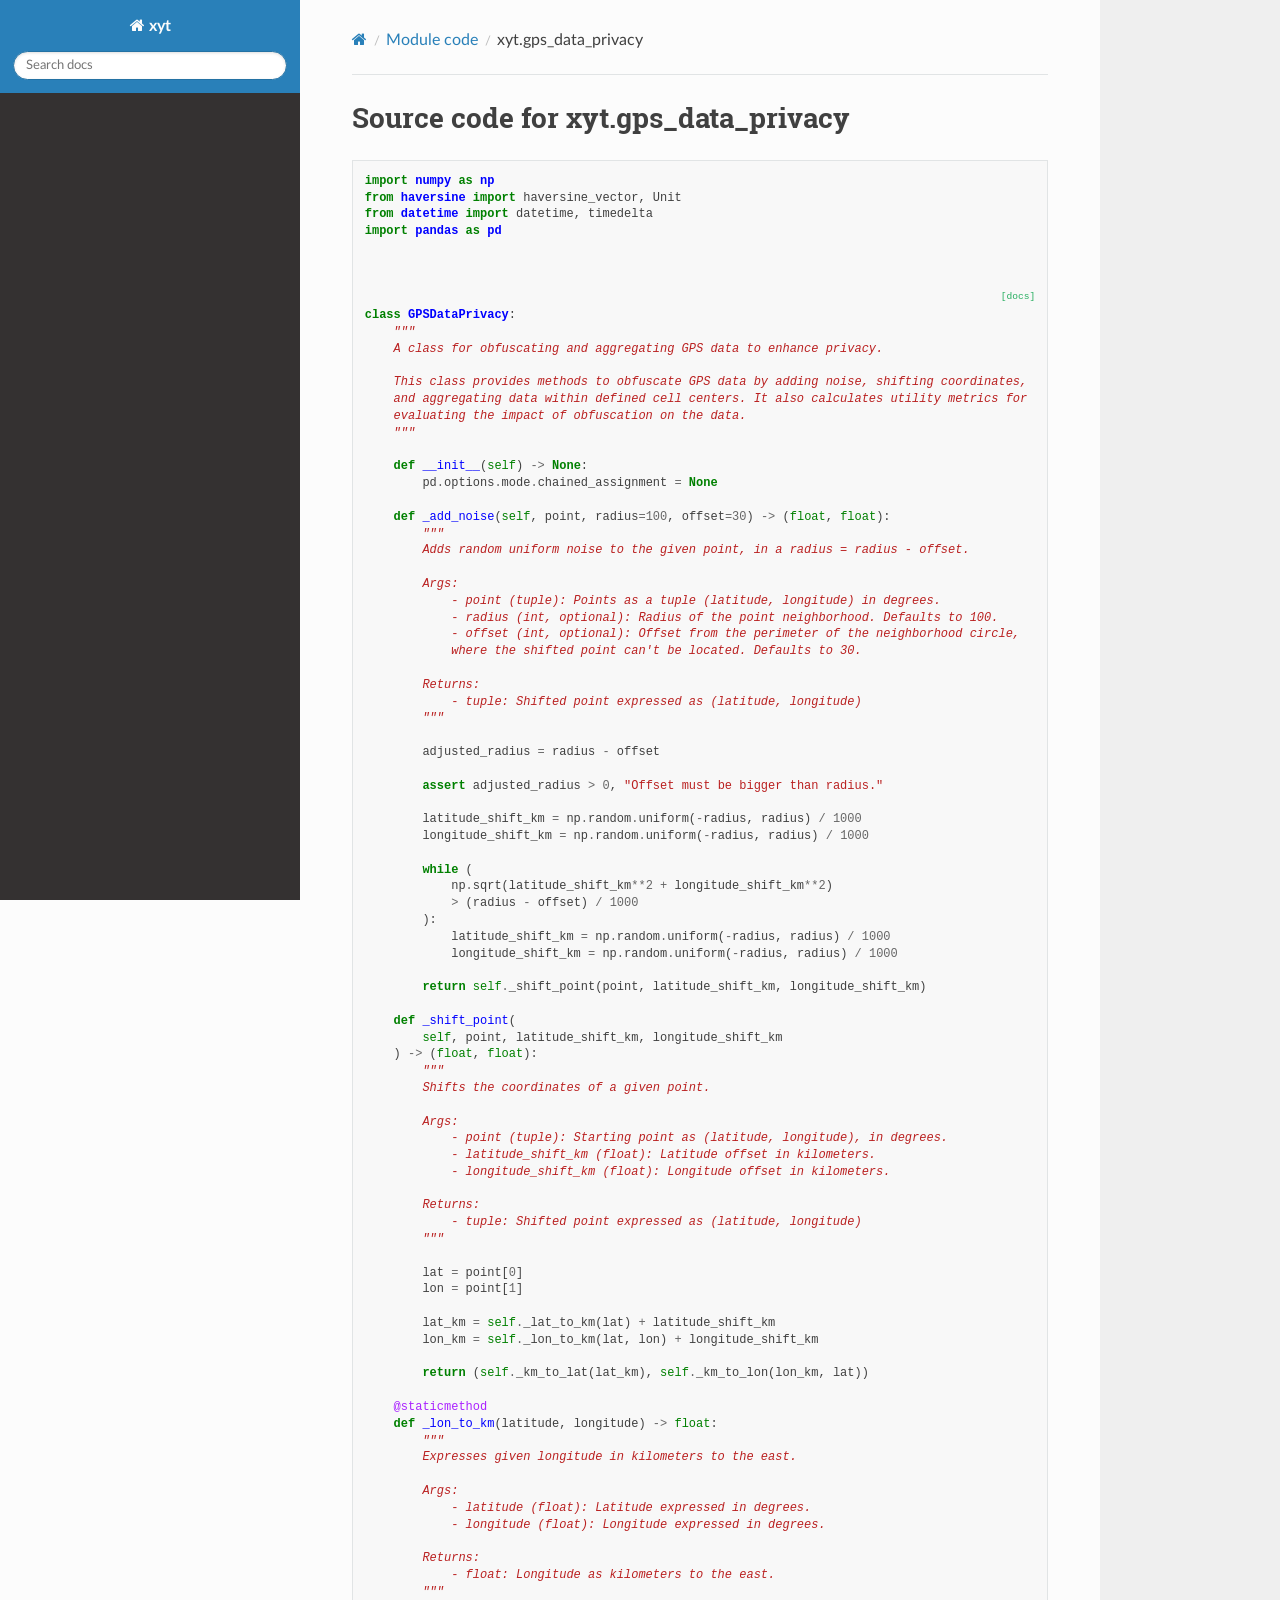
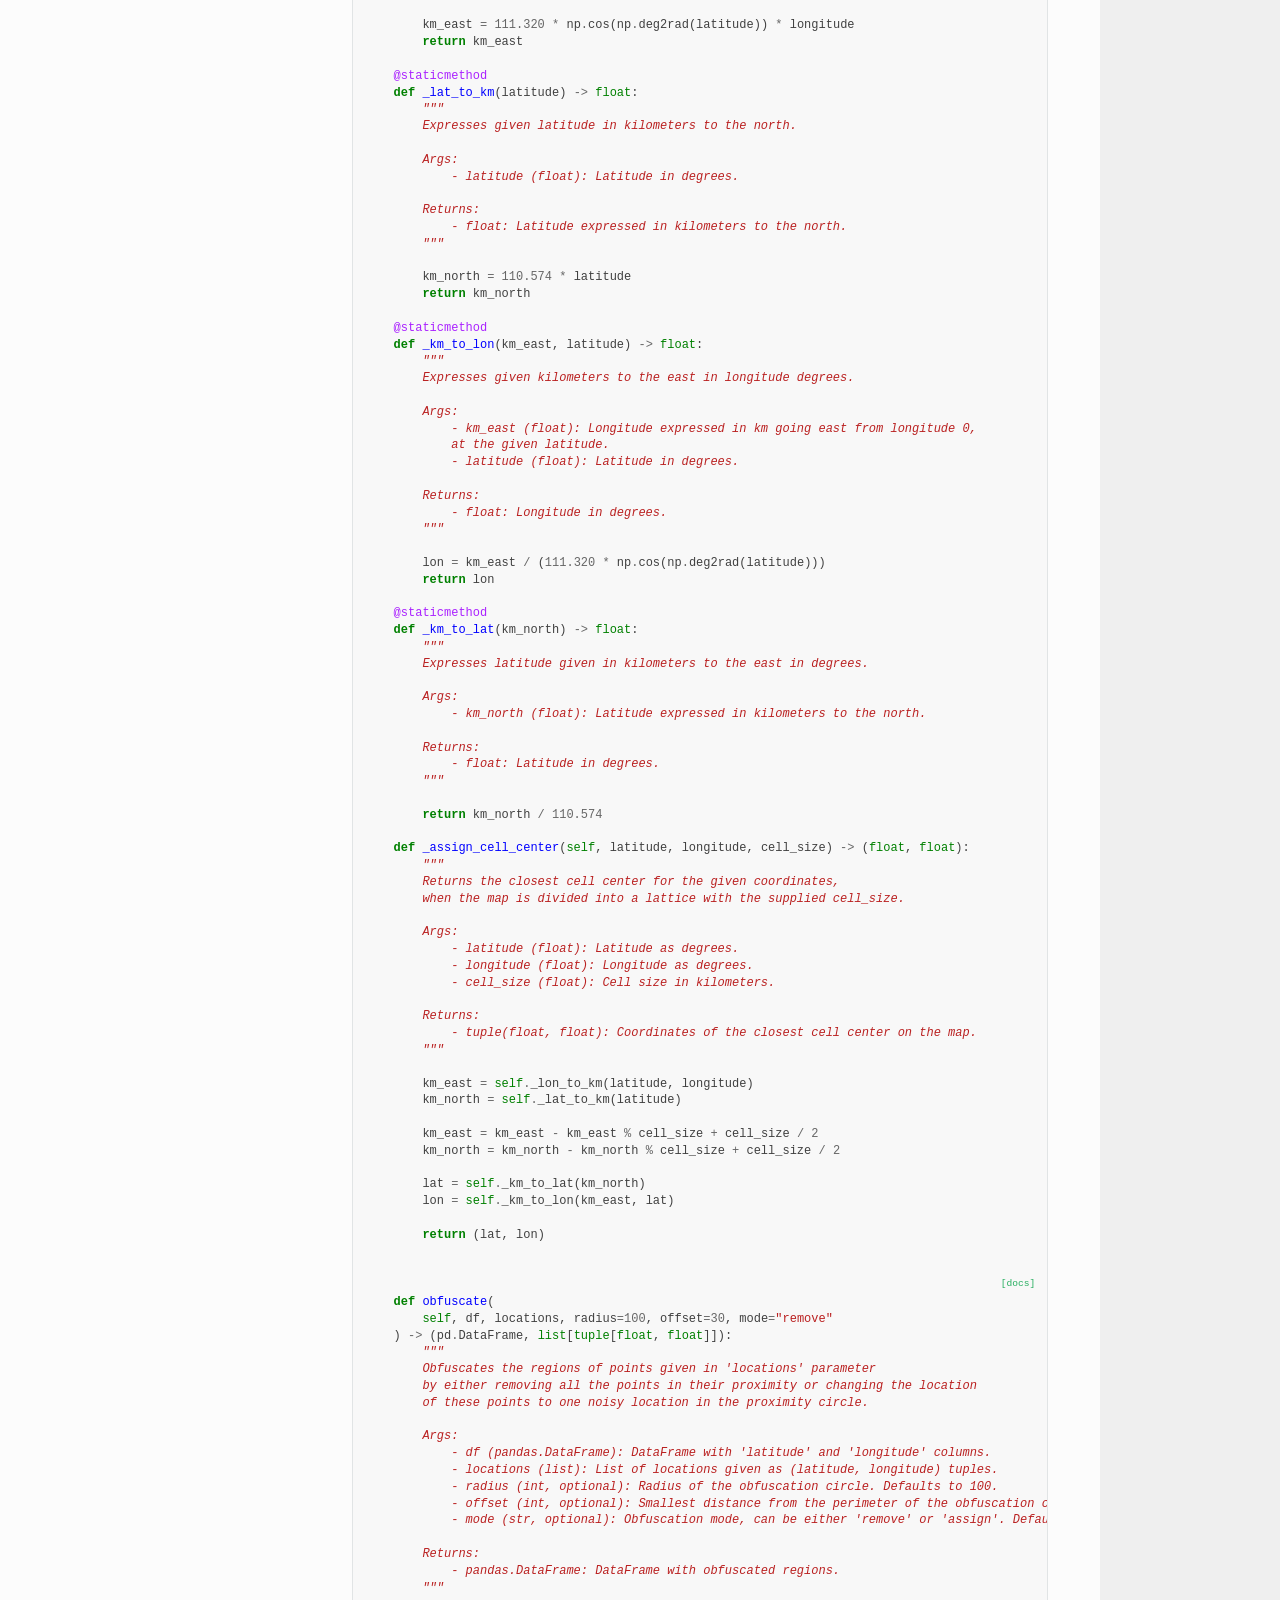
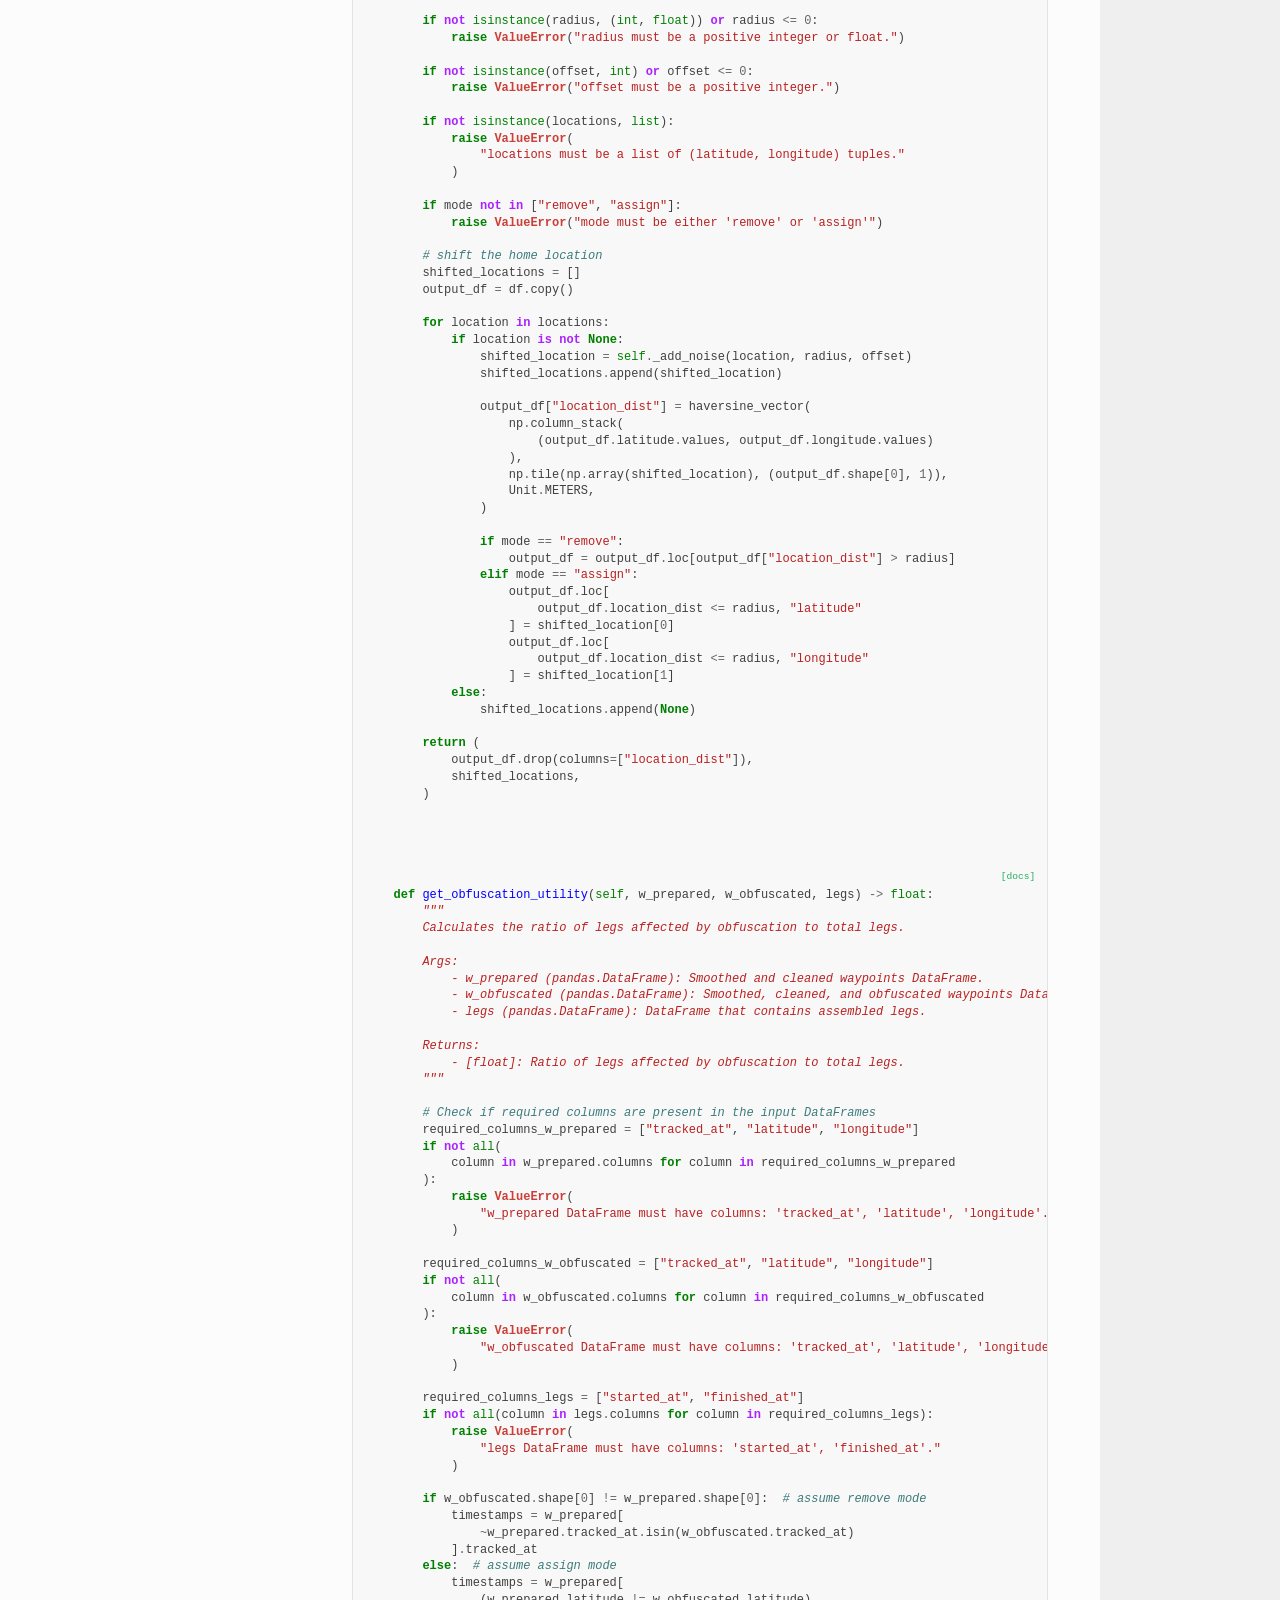
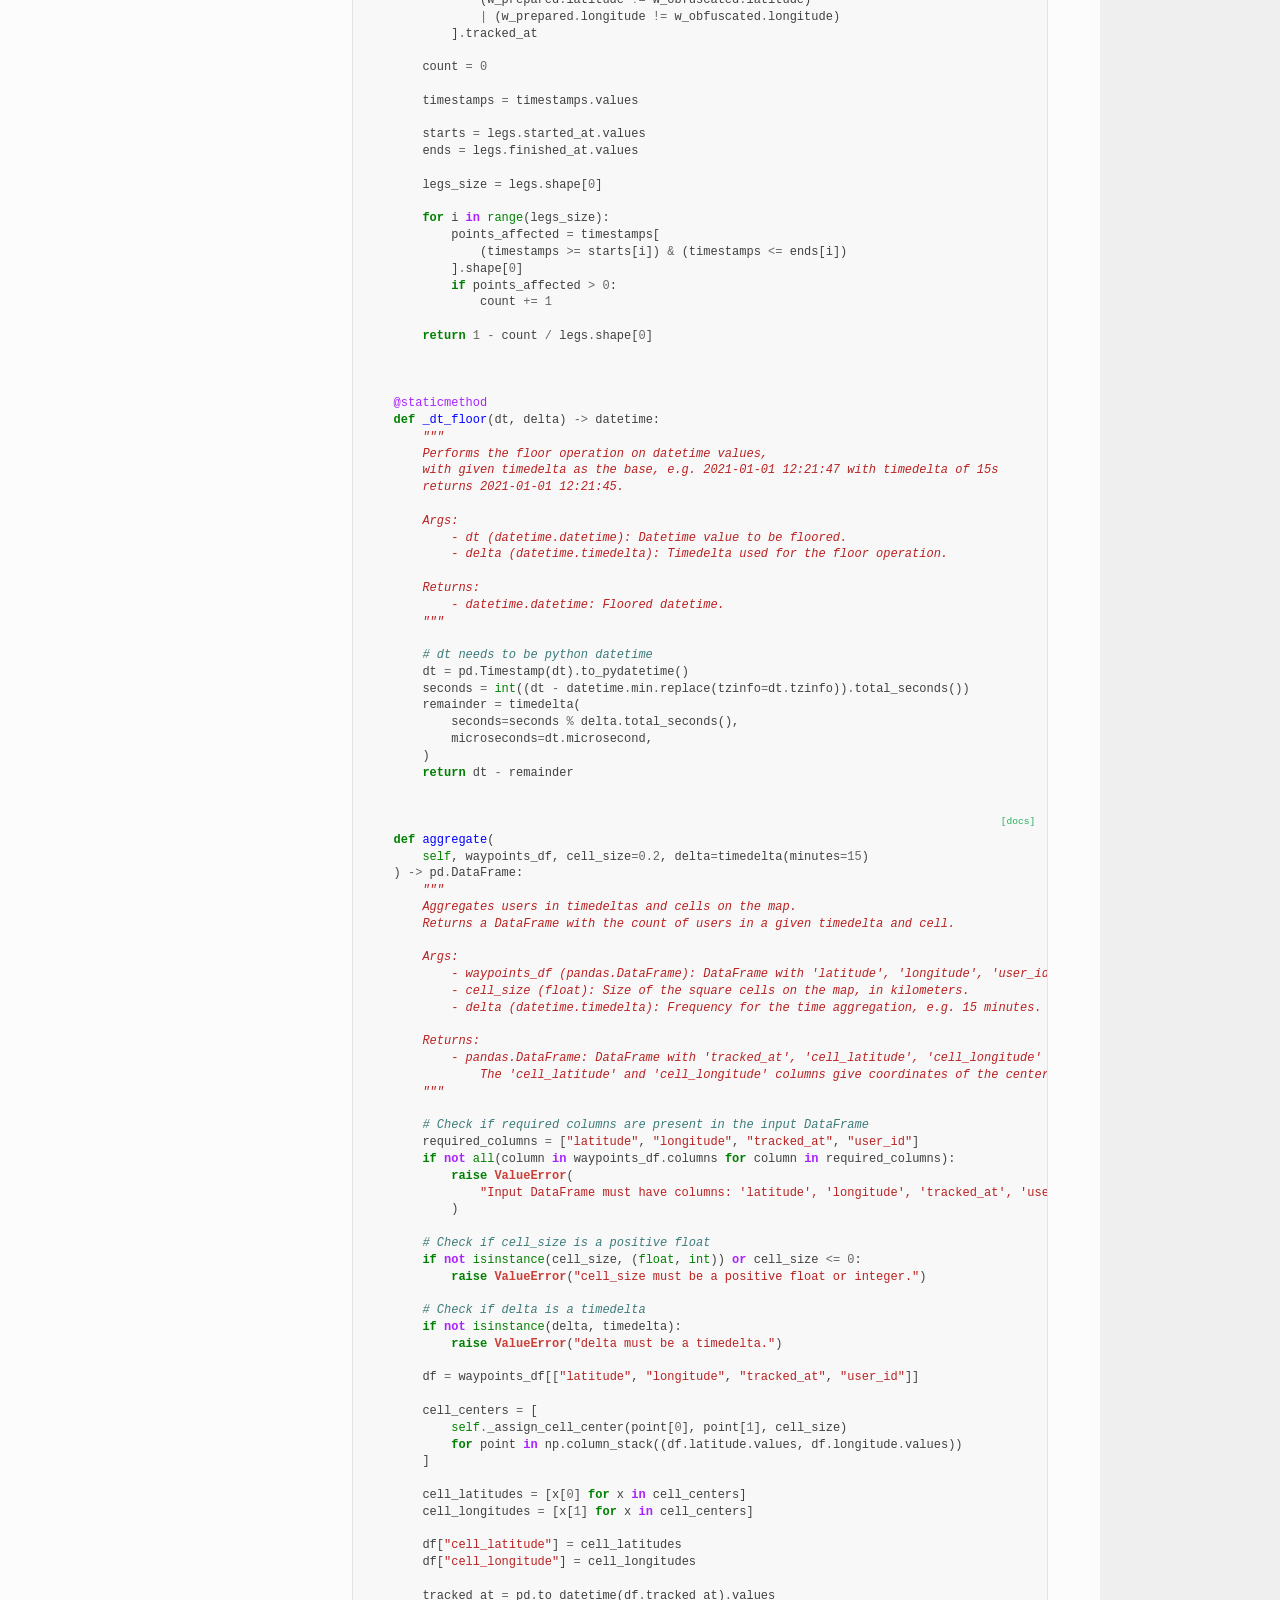
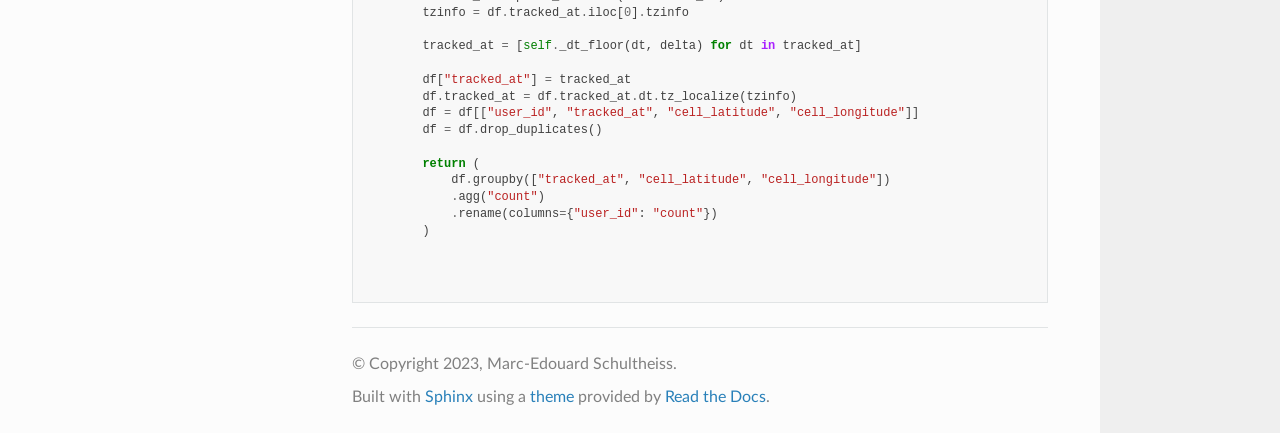
<file: _modules/xyt/gps_data_privacy.html>
<!DOCTYPE html>
<html class="writer-html5" lang="en" data-content_root="../../">
<head>
  <meta charset="utf-8" />
  <meta name="viewport" content="width=device-width, initial-scale=1.0" />
  <title>xyt.gps_data_privacy &mdash; xyt 0.1.0 documentation</title>
      <link rel="stylesheet" type="text/css" href="../../_static/pygments.css?v=80d5e7a1" />
      <link rel="stylesheet" type="text/css" href="../../_static/css/theme.css?v=19f00094" />

  
  <!--[if lt IE 9]>
    <script src="../../_static/js/html5shiv.min.js"></script>
  <![endif]-->
  
        <script src="../../_static/jquery.js?v=5d32c60e"></script>
        <script src="../../_static/_sphinx_javascript_frameworks_compat.js?v=2cd50e6c"></script>
        <script src="../../_static/documentation_options.js?v=01f34227"></script>
        <script src="../../_static/doctools.js?v=888ff710"></script>
        <script src="../../_static/sphinx_highlight.js?v=dc90522c"></script>
    <script src="../../_static/js/theme.js"></script>
    <link rel="index" title="Index" href="../../genindex.html" />
    <link rel="search" title="Search" href="../../search.html" /> 
</head>

<body class="wy-body-for-nav"> 
  <div class="wy-grid-for-nav">
    <nav data-toggle="wy-nav-shift" class="wy-nav-side">
      <div class="wy-side-scroll">
        <div class="wy-side-nav-search" >

          
          
          <a href="../../index.html" class="icon icon-home">
            xyt
          </a>
<div role="search">
  <form id="rtd-search-form" class="wy-form" action="../../search.html" method="get">
    <input type="text" name="q" placeholder="Search docs" aria-label="Search docs" />
    <input type="hidden" name="check_keywords" value="yes" />
    <input type="hidden" name="area" value="default" />
  </form>
</div>
        </div><div class="wy-menu wy-menu-vertical" data-spy="affix" role="navigation" aria-label="Navigation menu">
              <!-- Local TOC -->
              <div class="local-toc"></div>
        </div>
      </div>
    </nav>

    <section data-toggle="wy-nav-shift" class="wy-nav-content-wrap"><nav class="wy-nav-top" aria-label="Mobile navigation menu" >
          <i data-toggle="wy-nav-top" class="fa fa-bars"></i>
          <a href="../../index.html">xyt</a>
      </nav>

      <div class="wy-nav-content">
        <div class="rst-content">
          <div role="navigation" aria-label="Page navigation">
  <ul class="wy-breadcrumbs">
      <li><a href="../../index.html" class="icon icon-home" aria-label="Home"></a></li>
          <li class="breadcrumb-item"><a href="../index.html">Module code</a></li>
      <li class="breadcrumb-item active">xyt.gps_data_privacy</li>
      <li class="wy-breadcrumbs-aside">
      </li>
  </ul>
  <hr/>
</div>
          <div role="main" class="document" itemscope="itemscope" itemtype="http://schema.org/Article">
           <div itemprop="articleBody">
             
  <h1>Source code for xyt.gps_data_privacy</h1><div class="highlight"><pre>
<span></span><span class="kn">import</span> <span class="nn">numpy</span> <span class="k">as</span> <span class="nn">np</span>
<span class="kn">from</span> <span class="nn">haversine</span> <span class="kn">import</span> <span class="n">haversine_vector</span><span class="p">,</span> <span class="n">Unit</span>
<span class="kn">from</span> <span class="nn">datetime</span> <span class="kn">import</span> <span class="n">datetime</span><span class="p">,</span> <span class="n">timedelta</span>
<span class="kn">import</span> <span class="nn">pandas</span> <span class="k">as</span> <span class="nn">pd</span>


<div class="viewcode-block" id="GPSDataPrivacy">
<a class="viewcode-back" href="../../xyt.html#xyt.gps_data_privacy.GPSDataPrivacy">[docs]</a>
<span class="k">class</span> <span class="nc">GPSDataPrivacy</span><span class="p">:</span>
<span class="w">    </span><span class="sd">&quot;&quot;&quot;</span>
<span class="sd">    A class for obfuscating and aggregating GPS data to enhance privacy.</span>

<span class="sd">    This class provides methods to obfuscate GPS data by adding noise, shifting coordinates,</span>
<span class="sd">    and aggregating data within defined cell centers. It also calculates utility metrics for</span>
<span class="sd">    evaluating the impact of obfuscation on the data.</span>
<span class="sd">    &quot;&quot;&quot;</span>

    <span class="k">def</span> <span class="fm">__init__</span><span class="p">(</span><span class="bp">self</span><span class="p">)</span> <span class="o">-&gt;</span> <span class="kc">None</span><span class="p">:</span>
        <span class="n">pd</span><span class="o">.</span><span class="n">options</span><span class="o">.</span><span class="n">mode</span><span class="o">.</span><span class="n">chained_assignment</span> <span class="o">=</span> <span class="kc">None</span>

    <span class="k">def</span> <span class="nf">_add_noise</span><span class="p">(</span><span class="bp">self</span><span class="p">,</span> <span class="n">point</span><span class="p">,</span> <span class="n">radius</span><span class="o">=</span><span class="mi">100</span><span class="p">,</span> <span class="n">offset</span><span class="o">=</span><span class="mi">30</span><span class="p">)</span> <span class="o">-&gt;</span> <span class="p">(</span><span class="nb">float</span><span class="p">,</span> <span class="nb">float</span><span class="p">):</span>
<span class="w">        </span><span class="sd">&quot;&quot;&quot;</span>
<span class="sd">        Adds random uniform noise to the given point, in a radius = radius - offset.</span>

<span class="sd">        Args:</span>
<span class="sd">            - point (tuple): Points as a tuple (latitude, longitude) in degrees.</span>
<span class="sd">            - radius (int, optional): Radius of the point neighborhood. Defaults to 100.</span>
<span class="sd">            - offset (int, optional): Offset from the perimeter of the neighborhood circle,</span>
<span class="sd">            where the shifted point can&#39;t be located. Defaults to 30.</span>

<span class="sd">        Returns:</span>
<span class="sd">            - tuple: Shifted point expressed as (latitude, longitude)</span>
<span class="sd">        &quot;&quot;&quot;</span>

        <span class="n">adjusted_radius</span> <span class="o">=</span> <span class="n">radius</span> <span class="o">-</span> <span class="n">offset</span>

        <span class="k">assert</span> <span class="n">adjusted_radius</span> <span class="o">&gt;</span> <span class="mi">0</span><span class="p">,</span> <span class="s2">&quot;Offset must be bigger than radius.&quot;</span>

        <span class="n">latitude_shift_km</span> <span class="o">=</span> <span class="n">np</span><span class="o">.</span><span class="n">random</span><span class="o">.</span><span class="n">uniform</span><span class="p">(</span><span class="o">-</span><span class="n">radius</span><span class="p">,</span> <span class="n">radius</span><span class="p">)</span> <span class="o">/</span> <span class="mi">1000</span>
        <span class="n">longitude_shift_km</span> <span class="o">=</span> <span class="n">np</span><span class="o">.</span><span class="n">random</span><span class="o">.</span><span class="n">uniform</span><span class="p">(</span><span class="o">-</span><span class="n">radius</span><span class="p">,</span> <span class="n">radius</span><span class="p">)</span> <span class="o">/</span> <span class="mi">1000</span>

        <span class="k">while</span> <span class="p">(</span>
            <span class="n">np</span><span class="o">.</span><span class="n">sqrt</span><span class="p">(</span><span class="n">latitude_shift_km</span><span class="o">**</span><span class="mi">2</span> <span class="o">+</span> <span class="n">longitude_shift_km</span><span class="o">**</span><span class="mi">2</span><span class="p">)</span>
            <span class="o">&gt;</span> <span class="p">(</span><span class="n">radius</span> <span class="o">-</span> <span class="n">offset</span><span class="p">)</span> <span class="o">/</span> <span class="mi">1000</span>
        <span class="p">):</span>
            <span class="n">latitude_shift_km</span> <span class="o">=</span> <span class="n">np</span><span class="o">.</span><span class="n">random</span><span class="o">.</span><span class="n">uniform</span><span class="p">(</span><span class="o">-</span><span class="n">radius</span><span class="p">,</span> <span class="n">radius</span><span class="p">)</span> <span class="o">/</span> <span class="mi">1000</span>
            <span class="n">longitude_shift_km</span> <span class="o">=</span> <span class="n">np</span><span class="o">.</span><span class="n">random</span><span class="o">.</span><span class="n">uniform</span><span class="p">(</span><span class="o">-</span><span class="n">radius</span><span class="p">,</span> <span class="n">radius</span><span class="p">)</span> <span class="o">/</span> <span class="mi">1000</span>

        <span class="k">return</span> <span class="bp">self</span><span class="o">.</span><span class="n">_shift_point</span><span class="p">(</span><span class="n">point</span><span class="p">,</span> <span class="n">latitude_shift_km</span><span class="p">,</span> <span class="n">longitude_shift_km</span><span class="p">)</span>

    <span class="k">def</span> <span class="nf">_shift_point</span><span class="p">(</span>
        <span class="bp">self</span><span class="p">,</span> <span class="n">point</span><span class="p">,</span> <span class="n">latitude_shift_km</span><span class="p">,</span> <span class="n">longitude_shift_km</span>
    <span class="p">)</span> <span class="o">-&gt;</span> <span class="p">(</span><span class="nb">float</span><span class="p">,</span> <span class="nb">float</span><span class="p">):</span>
<span class="w">        </span><span class="sd">&quot;&quot;&quot;</span>
<span class="sd">        Shifts the coordinates of a given point.</span>

<span class="sd">        Args:</span>
<span class="sd">            - point (tuple): Starting point as (latitude, longitude), in degrees.</span>
<span class="sd">            - latitude_shift_km (float): Latitude offset in kilometers.</span>
<span class="sd">            - longitude_shift_km (float): Longitude offset in kilometers.</span>

<span class="sd">        Returns:</span>
<span class="sd">            - tuple: Shifted point expressed as (latitude, longitude)</span>
<span class="sd">        &quot;&quot;&quot;</span>

        <span class="n">lat</span> <span class="o">=</span> <span class="n">point</span><span class="p">[</span><span class="mi">0</span><span class="p">]</span>
        <span class="n">lon</span> <span class="o">=</span> <span class="n">point</span><span class="p">[</span><span class="mi">1</span><span class="p">]</span>

        <span class="n">lat_km</span> <span class="o">=</span> <span class="bp">self</span><span class="o">.</span><span class="n">_lat_to_km</span><span class="p">(</span><span class="n">lat</span><span class="p">)</span> <span class="o">+</span> <span class="n">latitude_shift_km</span>
        <span class="n">lon_km</span> <span class="o">=</span> <span class="bp">self</span><span class="o">.</span><span class="n">_lon_to_km</span><span class="p">(</span><span class="n">lat</span><span class="p">,</span> <span class="n">lon</span><span class="p">)</span> <span class="o">+</span> <span class="n">longitude_shift_km</span>

        <span class="k">return</span> <span class="p">(</span><span class="bp">self</span><span class="o">.</span><span class="n">_km_to_lat</span><span class="p">(</span><span class="n">lat_km</span><span class="p">),</span> <span class="bp">self</span><span class="o">.</span><span class="n">_km_to_lon</span><span class="p">(</span><span class="n">lon_km</span><span class="p">,</span> <span class="n">lat</span><span class="p">))</span>

    <span class="nd">@staticmethod</span>
    <span class="k">def</span> <span class="nf">_lon_to_km</span><span class="p">(</span><span class="n">latitude</span><span class="p">,</span> <span class="n">longitude</span><span class="p">)</span> <span class="o">-&gt;</span> <span class="nb">float</span><span class="p">:</span>
<span class="w">        </span><span class="sd">&quot;&quot;&quot;</span>
<span class="sd">        Expresses given longitude in kilometers to the east.</span>

<span class="sd">        Args:</span>
<span class="sd">            - latitude (float): Latitude expressed in degrees.</span>
<span class="sd">            - longitude (float): Longitude expressed in degrees.</span>

<span class="sd">        Returns:</span>
<span class="sd">            - float: Longitude as kilometers to the east.</span>
<span class="sd">        &quot;&quot;&quot;</span>

        <span class="n">km_east</span> <span class="o">=</span> <span class="mf">111.320</span> <span class="o">*</span> <span class="n">np</span><span class="o">.</span><span class="n">cos</span><span class="p">(</span><span class="n">np</span><span class="o">.</span><span class="n">deg2rad</span><span class="p">(</span><span class="n">latitude</span><span class="p">))</span> <span class="o">*</span> <span class="n">longitude</span>
        <span class="k">return</span> <span class="n">km_east</span>

    <span class="nd">@staticmethod</span>
    <span class="k">def</span> <span class="nf">_lat_to_km</span><span class="p">(</span><span class="n">latitude</span><span class="p">)</span> <span class="o">-&gt;</span> <span class="nb">float</span><span class="p">:</span>
<span class="w">        </span><span class="sd">&quot;&quot;&quot;</span>
<span class="sd">        Expresses given latitude in kilometers to the north.</span>

<span class="sd">        Args:</span>
<span class="sd">            - latitude (float): Latitude in degrees.</span>

<span class="sd">        Returns:</span>
<span class="sd">            - float: Latitude expressed in kilometers to the north.</span>
<span class="sd">        &quot;&quot;&quot;</span>

        <span class="n">km_north</span> <span class="o">=</span> <span class="mf">110.574</span> <span class="o">*</span> <span class="n">latitude</span>
        <span class="k">return</span> <span class="n">km_north</span>

    <span class="nd">@staticmethod</span>
    <span class="k">def</span> <span class="nf">_km_to_lon</span><span class="p">(</span><span class="n">km_east</span><span class="p">,</span> <span class="n">latitude</span><span class="p">)</span> <span class="o">-&gt;</span> <span class="nb">float</span><span class="p">:</span>
<span class="w">        </span><span class="sd">&quot;&quot;&quot;</span>
<span class="sd">        Expresses given kilometers to the east in longitude degrees.</span>

<span class="sd">        Args:</span>
<span class="sd">            - km_east (float): Longitude expressed in km going east from longitude 0,</span>
<span class="sd">            at the given latitude.</span>
<span class="sd">            - latitude (float): Latitude in degrees.</span>

<span class="sd">        Returns:</span>
<span class="sd">            - float: Longitude in degrees.</span>
<span class="sd">        &quot;&quot;&quot;</span>

        <span class="n">lon</span> <span class="o">=</span> <span class="n">km_east</span> <span class="o">/</span> <span class="p">(</span><span class="mf">111.320</span> <span class="o">*</span> <span class="n">np</span><span class="o">.</span><span class="n">cos</span><span class="p">(</span><span class="n">np</span><span class="o">.</span><span class="n">deg2rad</span><span class="p">(</span><span class="n">latitude</span><span class="p">)))</span>
        <span class="k">return</span> <span class="n">lon</span>

    <span class="nd">@staticmethod</span>
    <span class="k">def</span> <span class="nf">_km_to_lat</span><span class="p">(</span><span class="n">km_north</span><span class="p">)</span> <span class="o">-&gt;</span> <span class="nb">float</span><span class="p">:</span>
<span class="w">        </span><span class="sd">&quot;&quot;&quot;</span>
<span class="sd">        Expresses latitude given in kilometers to the east in degrees.</span>

<span class="sd">        Args:</span>
<span class="sd">            - km_north (float): Latitude expressed in kilometers to the north.</span>

<span class="sd">        Returns:</span>
<span class="sd">            - float: Latitude in degrees.</span>
<span class="sd">        &quot;&quot;&quot;</span>

        <span class="k">return</span> <span class="n">km_north</span> <span class="o">/</span> <span class="mf">110.574</span>

    <span class="k">def</span> <span class="nf">_assign_cell_center</span><span class="p">(</span><span class="bp">self</span><span class="p">,</span> <span class="n">latitude</span><span class="p">,</span> <span class="n">longitude</span><span class="p">,</span> <span class="n">cell_size</span><span class="p">)</span> <span class="o">-&gt;</span> <span class="p">(</span><span class="nb">float</span><span class="p">,</span> <span class="nb">float</span><span class="p">):</span>
<span class="w">        </span><span class="sd">&quot;&quot;&quot;</span>
<span class="sd">        Returns the closest cell center for the given coordinates,</span>
<span class="sd">        when the map is divided into a lattice with the supplied cell_size.</span>

<span class="sd">        Args:</span>
<span class="sd">            - latitude (float): Latitude as degrees.</span>
<span class="sd">            - longitude (float): Longitude as degrees.</span>
<span class="sd">            - cell_size (float): Cell size in kilometers.</span>

<span class="sd">        Returns:</span>
<span class="sd">            - tuple(float, float): Coordinates of the closest cell center on the map.</span>
<span class="sd">        &quot;&quot;&quot;</span>

        <span class="n">km_east</span> <span class="o">=</span> <span class="bp">self</span><span class="o">.</span><span class="n">_lon_to_km</span><span class="p">(</span><span class="n">latitude</span><span class="p">,</span> <span class="n">longitude</span><span class="p">)</span>
        <span class="n">km_north</span> <span class="o">=</span> <span class="bp">self</span><span class="o">.</span><span class="n">_lat_to_km</span><span class="p">(</span><span class="n">latitude</span><span class="p">)</span>

        <span class="n">km_east</span> <span class="o">=</span> <span class="n">km_east</span> <span class="o">-</span> <span class="n">km_east</span> <span class="o">%</span> <span class="n">cell_size</span> <span class="o">+</span> <span class="n">cell_size</span> <span class="o">/</span> <span class="mi">2</span>
        <span class="n">km_north</span> <span class="o">=</span> <span class="n">km_north</span> <span class="o">-</span> <span class="n">km_north</span> <span class="o">%</span> <span class="n">cell_size</span> <span class="o">+</span> <span class="n">cell_size</span> <span class="o">/</span> <span class="mi">2</span>

        <span class="n">lat</span> <span class="o">=</span> <span class="bp">self</span><span class="o">.</span><span class="n">_km_to_lat</span><span class="p">(</span><span class="n">km_north</span><span class="p">)</span>
        <span class="n">lon</span> <span class="o">=</span> <span class="bp">self</span><span class="o">.</span><span class="n">_km_to_lon</span><span class="p">(</span><span class="n">km_east</span><span class="p">,</span> <span class="n">lat</span><span class="p">)</span>

        <span class="k">return</span> <span class="p">(</span><span class="n">lat</span><span class="p">,</span> <span class="n">lon</span><span class="p">)</span>

<div class="viewcode-block" id="GPSDataPrivacy.obfuscate">
<a class="viewcode-back" href="../../xyt.html#xyt.gps_data_privacy.GPSDataPrivacy.obfuscate">[docs]</a>
    <span class="k">def</span> <span class="nf">obfuscate</span><span class="p">(</span>
        <span class="bp">self</span><span class="p">,</span> <span class="n">df</span><span class="p">,</span> <span class="n">locations</span><span class="p">,</span> <span class="n">radius</span><span class="o">=</span><span class="mi">100</span><span class="p">,</span> <span class="n">offset</span><span class="o">=</span><span class="mi">30</span><span class="p">,</span> <span class="n">mode</span><span class="o">=</span><span class="s2">&quot;remove&quot;</span>
    <span class="p">)</span> <span class="o">-&gt;</span> <span class="p">(</span><span class="n">pd</span><span class="o">.</span><span class="n">DataFrame</span><span class="p">,</span> <span class="nb">list</span><span class="p">[</span><span class="nb">tuple</span><span class="p">[</span><span class="nb">float</span><span class="p">,</span> <span class="nb">float</span><span class="p">]]):</span>
<span class="w">        </span><span class="sd">&quot;&quot;&quot;</span>
<span class="sd">        Obfuscates the regions of points given in &#39;locations&#39; parameter</span>
<span class="sd">        by either removing all the points in their proximity or changing the location</span>
<span class="sd">        of these points to one noisy location in the proximity circle.</span>

<span class="sd">        Args:</span>
<span class="sd">            - df (pandas.DataFrame): DataFrame with &#39;latitude&#39; and &#39;longitude&#39; columns.</span>
<span class="sd">            - locations (list): List of locations given as (latitude, longitude) tuples.</span>
<span class="sd">            - radius (int, optional): Radius of the obfuscation circle. Defaults to 100.</span>
<span class="sd">            - offset (int, optional): Smallest distance from the perimeter of the obfuscation circle at which the location of interest must be located. Defaults to 30.</span>
<span class="sd">            - mode (str, optional): Obfuscation mode, can be either &#39;remove&#39; or &#39;assign&#39;. Defaults to &#39;remove&#39;.</span>

<span class="sd">        Returns:</span>
<span class="sd">            - pandas.DataFrame: DataFrame with obfuscated regions.</span>
<span class="sd">        &quot;&quot;&quot;</span>

        <span class="k">if</span> <span class="ow">not</span> <span class="nb">isinstance</span><span class="p">(</span><span class="n">radius</span><span class="p">,</span> <span class="p">(</span><span class="nb">int</span><span class="p">,</span> <span class="nb">float</span><span class="p">))</span> <span class="ow">or</span> <span class="n">radius</span> <span class="o">&lt;=</span> <span class="mi">0</span><span class="p">:</span>
            <span class="k">raise</span> <span class="ne">ValueError</span><span class="p">(</span><span class="s2">&quot;radius must be a positive integer or float.&quot;</span><span class="p">)</span>

        <span class="k">if</span> <span class="ow">not</span> <span class="nb">isinstance</span><span class="p">(</span><span class="n">offset</span><span class="p">,</span> <span class="nb">int</span><span class="p">)</span> <span class="ow">or</span> <span class="n">offset</span> <span class="o">&lt;=</span> <span class="mi">0</span><span class="p">:</span>
            <span class="k">raise</span> <span class="ne">ValueError</span><span class="p">(</span><span class="s2">&quot;offset must be a positive integer.&quot;</span><span class="p">)</span>

        <span class="k">if</span> <span class="ow">not</span> <span class="nb">isinstance</span><span class="p">(</span><span class="n">locations</span><span class="p">,</span> <span class="nb">list</span><span class="p">):</span>
            <span class="k">raise</span> <span class="ne">ValueError</span><span class="p">(</span>
                <span class="s2">&quot;locations must be a list of (latitude, longitude) tuples.&quot;</span>
            <span class="p">)</span>

        <span class="k">if</span> <span class="n">mode</span> <span class="ow">not</span> <span class="ow">in</span> <span class="p">[</span><span class="s2">&quot;remove&quot;</span><span class="p">,</span> <span class="s2">&quot;assign&quot;</span><span class="p">]:</span>
            <span class="k">raise</span> <span class="ne">ValueError</span><span class="p">(</span><span class="s2">&quot;mode must be either &#39;remove&#39; or &#39;assign&#39;&quot;</span><span class="p">)</span>

        <span class="c1"># shift the home location</span>
        <span class="n">shifted_locations</span> <span class="o">=</span> <span class="p">[]</span>
        <span class="n">output_df</span> <span class="o">=</span> <span class="n">df</span><span class="o">.</span><span class="n">copy</span><span class="p">()</span>

        <span class="k">for</span> <span class="n">location</span> <span class="ow">in</span> <span class="n">locations</span><span class="p">:</span>
            <span class="k">if</span> <span class="n">location</span> <span class="ow">is</span> <span class="ow">not</span> <span class="kc">None</span><span class="p">:</span>
                <span class="n">shifted_location</span> <span class="o">=</span> <span class="bp">self</span><span class="o">.</span><span class="n">_add_noise</span><span class="p">(</span><span class="n">location</span><span class="p">,</span> <span class="n">radius</span><span class="p">,</span> <span class="n">offset</span><span class="p">)</span>
                <span class="n">shifted_locations</span><span class="o">.</span><span class="n">append</span><span class="p">(</span><span class="n">shifted_location</span><span class="p">)</span>

                <span class="n">output_df</span><span class="p">[</span><span class="s2">&quot;location_dist&quot;</span><span class="p">]</span> <span class="o">=</span> <span class="n">haversine_vector</span><span class="p">(</span>
                    <span class="n">np</span><span class="o">.</span><span class="n">column_stack</span><span class="p">(</span>
                        <span class="p">(</span><span class="n">output_df</span><span class="o">.</span><span class="n">latitude</span><span class="o">.</span><span class="n">values</span><span class="p">,</span> <span class="n">output_df</span><span class="o">.</span><span class="n">longitude</span><span class="o">.</span><span class="n">values</span><span class="p">)</span>
                    <span class="p">),</span>
                    <span class="n">np</span><span class="o">.</span><span class="n">tile</span><span class="p">(</span><span class="n">np</span><span class="o">.</span><span class="n">array</span><span class="p">(</span><span class="n">shifted_location</span><span class="p">),</span> <span class="p">(</span><span class="n">output_df</span><span class="o">.</span><span class="n">shape</span><span class="p">[</span><span class="mi">0</span><span class="p">],</span> <span class="mi">1</span><span class="p">)),</span>
                    <span class="n">Unit</span><span class="o">.</span><span class="n">METERS</span><span class="p">,</span>
                <span class="p">)</span>

                <span class="k">if</span> <span class="n">mode</span> <span class="o">==</span> <span class="s2">&quot;remove&quot;</span><span class="p">:</span>
                    <span class="n">output_df</span> <span class="o">=</span> <span class="n">output_df</span><span class="o">.</span><span class="n">loc</span><span class="p">[</span><span class="n">output_df</span><span class="p">[</span><span class="s2">&quot;location_dist&quot;</span><span class="p">]</span> <span class="o">&gt;</span> <span class="n">radius</span><span class="p">]</span>
                <span class="k">elif</span> <span class="n">mode</span> <span class="o">==</span> <span class="s2">&quot;assign&quot;</span><span class="p">:</span>
                    <span class="n">output_df</span><span class="o">.</span><span class="n">loc</span><span class="p">[</span>
                        <span class="n">output_df</span><span class="o">.</span><span class="n">location_dist</span> <span class="o">&lt;=</span> <span class="n">radius</span><span class="p">,</span> <span class="s2">&quot;latitude&quot;</span>
                    <span class="p">]</span> <span class="o">=</span> <span class="n">shifted_location</span><span class="p">[</span><span class="mi">0</span><span class="p">]</span>
                    <span class="n">output_df</span><span class="o">.</span><span class="n">loc</span><span class="p">[</span>
                        <span class="n">output_df</span><span class="o">.</span><span class="n">location_dist</span> <span class="o">&lt;=</span> <span class="n">radius</span><span class="p">,</span> <span class="s2">&quot;longitude&quot;</span>
                    <span class="p">]</span> <span class="o">=</span> <span class="n">shifted_location</span><span class="p">[</span><span class="mi">1</span><span class="p">]</span>
            <span class="k">else</span><span class="p">:</span>
                <span class="n">shifted_locations</span><span class="o">.</span><span class="n">append</span><span class="p">(</span><span class="kc">None</span><span class="p">)</span>

        <span class="k">return</span> <span class="p">(</span>
            <span class="n">output_df</span><span class="o">.</span><span class="n">drop</span><span class="p">(</span><span class="n">columns</span><span class="o">=</span><span class="p">[</span><span class="s2">&quot;location_dist&quot;</span><span class="p">]),</span>
            <span class="n">shifted_locations</span><span class="p">,</span>
        <span class="p">)</span></div>


<div class="viewcode-block" id="GPSDataPrivacy.get_obfuscation_utility">
<a class="viewcode-back" href="../../xyt.html#xyt.gps_data_privacy.GPSDataPrivacy.get_obfuscation_utility">[docs]</a>
    <span class="k">def</span> <span class="nf">get_obfuscation_utility</span><span class="p">(</span><span class="bp">self</span><span class="p">,</span> <span class="n">w_prepared</span><span class="p">,</span> <span class="n">w_obfuscated</span><span class="p">,</span> <span class="n">legs</span><span class="p">)</span> <span class="o">-&gt;</span> <span class="nb">float</span><span class="p">:</span>
<span class="w">        </span><span class="sd">&quot;&quot;&quot;</span>
<span class="sd">        Calculates the ratio of legs affected by obfuscation to total legs.</span>

<span class="sd">        Args:</span>
<span class="sd">            - w_prepared (pandas.DataFrame): Smoothed and cleaned waypoints DataFrame.</span>
<span class="sd">            - w_obfuscated (pandas.DataFrame): Smoothed, cleaned, and obfuscated waypoints DataFrame.</span>
<span class="sd">            - legs (pandas.DataFrame): DataFrame that contains assembled legs.</span>

<span class="sd">        Returns:</span>
<span class="sd">            - [float]: Ratio of legs affected by obfuscation to total legs.</span>
<span class="sd">        &quot;&quot;&quot;</span>

        <span class="c1"># Check if required columns are present in the input DataFrames</span>
        <span class="n">required_columns_w_prepared</span> <span class="o">=</span> <span class="p">[</span><span class="s2">&quot;tracked_at&quot;</span><span class="p">,</span> <span class="s2">&quot;latitude&quot;</span><span class="p">,</span> <span class="s2">&quot;longitude&quot;</span><span class="p">]</span>
        <span class="k">if</span> <span class="ow">not</span> <span class="nb">all</span><span class="p">(</span>
            <span class="n">column</span> <span class="ow">in</span> <span class="n">w_prepared</span><span class="o">.</span><span class="n">columns</span> <span class="k">for</span> <span class="n">column</span> <span class="ow">in</span> <span class="n">required_columns_w_prepared</span>
        <span class="p">):</span>
            <span class="k">raise</span> <span class="ne">ValueError</span><span class="p">(</span>
                <span class="s2">&quot;w_prepared DataFrame must have columns: &#39;tracked_at&#39;, &#39;latitude&#39;, &#39;longitude&#39;.&quot;</span>
            <span class="p">)</span>

        <span class="n">required_columns_w_obfuscated</span> <span class="o">=</span> <span class="p">[</span><span class="s2">&quot;tracked_at&quot;</span><span class="p">,</span> <span class="s2">&quot;latitude&quot;</span><span class="p">,</span> <span class="s2">&quot;longitude&quot;</span><span class="p">]</span>
        <span class="k">if</span> <span class="ow">not</span> <span class="nb">all</span><span class="p">(</span>
            <span class="n">column</span> <span class="ow">in</span> <span class="n">w_obfuscated</span><span class="o">.</span><span class="n">columns</span> <span class="k">for</span> <span class="n">column</span> <span class="ow">in</span> <span class="n">required_columns_w_obfuscated</span>
        <span class="p">):</span>
            <span class="k">raise</span> <span class="ne">ValueError</span><span class="p">(</span>
                <span class="s2">&quot;w_obfuscated DataFrame must have columns: &#39;tracked_at&#39;, &#39;latitude&#39;, &#39;longitude&#39;.&quot;</span>
            <span class="p">)</span>

        <span class="n">required_columns_legs</span> <span class="o">=</span> <span class="p">[</span><span class="s2">&quot;started_at&quot;</span><span class="p">,</span> <span class="s2">&quot;finished_at&quot;</span><span class="p">]</span>
        <span class="k">if</span> <span class="ow">not</span> <span class="nb">all</span><span class="p">(</span><span class="n">column</span> <span class="ow">in</span> <span class="n">legs</span><span class="o">.</span><span class="n">columns</span> <span class="k">for</span> <span class="n">column</span> <span class="ow">in</span> <span class="n">required_columns_legs</span><span class="p">):</span>
            <span class="k">raise</span> <span class="ne">ValueError</span><span class="p">(</span>
                <span class="s2">&quot;legs DataFrame must have columns: &#39;started_at&#39;, &#39;finished_at&#39;.&quot;</span>
            <span class="p">)</span>

        <span class="k">if</span> <span class="n">w_obfuscated</span><span class="o">.</span><span class="n">shape</span><span class="p">[</span><span class="mi">0</span><span class="p">]</span> <span class="o">!=</span> <span class="n">w_prepared</span><span class="o">.</span><span class="n">shape</span><span class="p">[</span><span class="mi">0</span><span class="p">]:</span>  <span class="c1"># assume remove mode</span>
            <span class="n">timestamps</span> <span class="o">=</span> <span class="n">w_prepared</span><span class="p">[</span>
                <span class="o">~</span><span class="n">w_prepared</span><span class="o">.</span><span class="n">tracked_at</span><span class="o">.</span><span class="n">isin</span><span class="p">(</span><span class="n">w_obfuscated</span><span class="o">.</span><span class="n">tracked_at</span><span class="p">)</span>
            <span class="p">]</span><span class="o">.</span><span class="n">tracked_at</span>
        <span class="k">else</span><span class="p">:</span>  <span class="c1"># assume assign mode</span>
            <span class="n">timestamps</span> <span class="o">=</span> <span class="n">w_prepared</span><span class="p">[</span>
                <span class="p">(</span><span class="n">w_prepared</span><span class="o">.</span><span class="n">latitude</span> <span class="o">!=</span> <span class="n">w_obfuscated</span><span class="o">.</span><span class="n">latitude</span><span class="p">)</span>
                <span class="o">|</span> <span class="p">(</span><span class="n">w_prepared</span><span class="o">.</span><span class="n">longitude</span> <span class="o">!=</span> <span class="n">w_obfuscated</span><span class="o">.</span><span class="n">longitude</span><span class="p">)</span>
            <span class="p">]</span><span class="o">.</span><span class="n">tracked_at</span>

        <span class="n">count</span> <span class="o">=</span> <span class="mi">0</span>

        <span class="n">timestamps</span> <span class="o">=</span> <span class="n">timestamps</span><span class="o">.</span><span class="n">values</span>

        <span class="n">starts</span> <span class="o">=</span> <span class="n">legs</span><span class="o">.</span><span class="n">started_at</span><span class="o">.</span><span class="n">values</span>
        <span class="n">ends</span> <span class="o">=</span> <span class="n">legs</span><span class="o">.</span><span class="n">finished_at</span><span class="o">.</span><span class="n">values</span>

        <span class="n">legs_size</span> <span class="o">=</span> <span class="n">legs</span><span class="o">.</span><span class="n">shape</span><span class="p">[</span><span class="mi">0</span><span class="p">]</span>

        <span class="k">for</span> <span class="n">i</span> <span class="ow">in</span> <span class="nb">range</span><span class="p">(</span><span class="n">legs_size</span><span class="p">):</span>
            <span class="n">points_affected</span> <span class="o">=</span> <span class="n">timestamps</span><span class="p">[</span>
                <span class="p">(</span><span class="n">timestamps</span> <span class="o">&gt;=</span> <span class="n">starts</span><span class="p">[</span><span class="n">i</span><span class="p">])</span> <span class="o">&amp;</span> <span class="p">(</span><span class="n">timestamps</span> <span class="o">&lt;=</span> <span class="n">ends</span><span class="p">[</span><span class="n">i</span><span class="p">])</span>
            <span class="p">]</span><span class="o">.</span><span class="n">shape</span><span class="p">[</span><span class="mi">0</span><span class="p">]</span>
            <span class="k">if</span> <span class="n">points_affected</span> <span class="o">&gt;</span> <span class="mi">0</span><span class="p">:</span>
                <span class="n">count</span> <span class="o">+=</span> <span class="mi">1</span>

        <span class="k">return</span> <span class="mi">1</span> <span class="o">-</span> <span class="n">count</span> <span class="o">/</span> <span class="n">legs</span><span class="o">.</span><span class="n">shape</span><span class="p">[</span><span class="mi">0</span><span class="p">]</span></div>


    <span class="nd">@staticmethod</span>
    <span class="k">def</span> <span class="nf">_dt_floor</span><span class="p">(</span><span class="n">dt</span><span class="p">,</span> <span class="n">delta</span><span class="p">)</span> <span class="o">-&gt;</span> <span class="n">datetime</span><span class="p">:</span>
<span class="w">        </span><span class="sd">&quot;&quot;&quot;</span>
<span class="sd">        Performs the floor operation on datetime values,</span>
<span class="sd">        with given timedelta as the base, e.g. 2021-01-01 12:21:47 with timedelta of 15s</span>
<span class="sd">        returns 2021-01-01 12:21:45.</span>

<span class="sd">        Args:</span>
<span class="sd">            - dt (datetime.datetime): Datetime value to be floored.</span>
<span class="sd">            - delta (datetime.timedelta): Timedelta used for the floor operation.</span>

<span class="sd">        Returns:</span>
<span class="sd">            - datetime.datetime: Floored datetime.</span>
<span class="sd">        &quot;&quot;&quot;</span>

        <span class="c1"># dt needs to be python datetime</span>
        <span class="n">dt</span> <span class="o">=</span> <span class="n">pd</span><span class="o">.</span><span class="n">Timestamp</span><span class="p">(</span><span class="n">dt</span><span class="p">)</span><span class="o">.</span><span class="n">to_pydatetime</span><span class="p">()</span>
        <span class="n">seconds</span> <span class="o">=</span> <span class="nb">int</span><span class="p">((</span><span class="n">dt</span> <span class="o">-</span> <span class="n">datetime</span><span class="o">.</span><span class="n">min</span><span class="o">.</span><span class="n">replace</span><span class="p">(</span><span class="n">tzinfo</span><span class="o">=</span><span class="n">dt</span><span class="o">.</span><span class="n">tzinfo</span><span class="p">))</span><span class="o">.</span><span class="n">total_seconds</span><span class="p">())</span>
        <span class="n">remainder</span> <span class="o">=</span> <span class="n">timedelta</span><span class="p">(</span>
            <span class="n">seconds</span><span class="o">=</span><span class="n">seconds</span> <span class="o">%</span> <span class="n">delta</span><span class="o">.</span><span class="n">total_seconds</span><span class="p">(),</span>
            <span class="n">microseconds</span><span class="o">=</span><span class="n">dt</span><span class="o">.</span><span class="n">microsecond</span><span class="p">,</span>
        <span class="p">)</span>
        <span class="k">return</span> <span class="n">dt</span> <span class="o">-</span> <span class="n">remainder</span>

<div class="viewcode-block" id="GPSDataPrivacy.aggregate">
<a class="viewcode-back" href="../../xyt.html#xyt.gps_data_privacy.GPSDataPrivacy.aggregate">[docs]</a>
    <span class="k">def</span> <span class="nf">aggregate</span><span class="p">(</span>
        <span class="bp">self</span><span class="p">,</span> <span class="n">waypoints_df</span><span class="p">,</span> <span class="n">cell_size</span><span class="o">=</span><span class="mf">0.2</span><span class="p">,</span> <span class="n">delta</span><span class="o">=</span><span class="n">timedelta</span><span class="p">(</span><span class="n">minutes</span><span class="o">=</span><span class="mi">15</span><span class="p">)</span>
    <span class="p">)</span> <span class="o">-&gt;</span> <span class="n">pd</span><span class="o">.</span><span class="n">DataFrame</span><span class="p">:</span>
<span class="w">        </span><span class="sd">&quot;&quot;&quot;</span>
<span class="sd">        Aggregates users in timedeltas and cells on the map.</span>
<span class="sd">        Returns a DataFrame with the count of users in a given timedelta and cell.</span>

<span class="sd">        Args:</span>
<span class="sd">            - waypoints_df (pandas.DataFrame): DataFrame with &#39;latitude&#39;, &#39;longitude&#39;, &#39;user_id&#39; and &#39;tracked_at&#39; columns.</span>
<span class="sd">            - cell_size (float): Size of the square cells on the map, in kilometers.</span>
<span class="sd">            - delta (datetime.timedelta): Frequency for the time aggregation, e.g. 15 minutes.</span>

<span class="sd">        Returns:</span>
<span class="sd">            - pandas.DataFrame: DataFrame with &#39;tracked_at&#39;, &#39;cell_latitude&#39;, &#39;cell_longitude&#39; and &#39;count&#39; columns.</span>
<span class="sd">                The &#39;cell_latitude&#39; and &#39;cell_longitude&#39; columns give coordinates of the centers of cells on the map.</span>
<span class="sd">        &quot;&quot;&quot;</span>

        <span class="c1"># Check if required columns are present in the input DataFrame</span>
        <span class="n">required_columns</span> <span class="o">=</span> <span class="p">[</span><span class="s2">&quot;latitude&quot;</span><span class="p">,</span> <span class="s2">&quot;longitude&quot;</span><span class="p">,</span> <span class="s2">&quot;tracked_at&quot;</span><span class="p">,</span> <span class="s2">&quot;user_id&quot;</span><span class="p">]</span>
        <span class="k">if</span> <span class="ow">not</span> <span class="nb">all</span><span class="p">(</span><span class="n">column</span> <span class="ow">in</span> <span class="n">waypoints_df</span><span class="o">.</span><span class="n">columns</span> <span class="k">for</span> <span class="n">column</span> <span class="ow">in</span> <span class="n">required_columns</span><span class="p">):</span>
            <span class="k">raise</span> <span class="ne">ValueError</span><span class="p">(</span>
                <span class="s2">&quot;Input DataFrame must have columns: &#39;latitude&#39;, &#39;longitude&#39;, &#39;tracked_at&#39;, &#39;user_id&#39;.&quot;</span>
            <span class="p">)</span>

        <span class="c1"># Check if cell_size is a positive float</span>
        <span class="k">if</span> <span class="ow">not</span> <span class="nb">isinstance</span><span class="p">(</span><span class="n">cell_size</span><span class="p">,</span> <span class="p">(</span><span class="nb">float</span><span class="p">,</span> <span class="nb">int</span><span class="p">))</span> <span class="ow">or</span> <span class="n">cell_size</span> <span class="o">&lt;=</span> <span class="mi">0</span><span class="p">:</span>
            <span class="k">raise</span> <span class="ne">ValueError</span><span class="p">(</span><span class="s2">&quot;cell_size must be a positive float or integer.&quot;</span><span class="p">)</span>

        <span class="c1"># Check if delta is a timedelta</span>
        <span class="k">if</span> <span class="ow">not</span> <span class="nb">isinstance</span><span class="p">(</span><span class="n">delta</span><span class="p">,</span> <span class="n">timedelta</span><span class="p">):</span>
            <span class="k">raise</span> <span class="ne">ValueError</span><span class="p">(</span><span class="s2">&quot;delta must be a timedelta.&quot;</span><span class="p">)</span>

        <span class="n">df</span> <span class="o">=</span> <span class="n">waypoints_df</span><span class="p">[[</span><span class="s2">&quot;latitude&quot;</span><span class="p">,</span> <span class="s2">&quot;longitude&quot;</span><span class="p">,</span> <span class="s2">&quot;tracked_at&quot;</span><span class="p">,</span> <span class="s2">&quot;user_id&quot;</span><span class="p">]]</span>

        <span class="n">cell_centers</span> <span class="o">=</span> <span class="p">[</span>
            <span class="bp">self</span><span class="o">.</span><span class="n">_assign_cell_center</span><span class="p">(</span><span class="n">point</span><span class="p">[</span><span class="mi">0</span><span class="p">],</span> <span class="n">point</span><span class="p">[</span><span class="mi">1</span><span class="p">],</span> <span class="n">cell_size</span><span class="p">)</span>
            <span class="k">for</span> <span class="n">point</span> <span class="ow">in</span> <span class="n">np</span><span class="o">.</span><span class="n">column_stack</span><span class="p">((</span><span class="n">df</span><span class="o">.</span><span class="n">latitude</span><span class="o">.</span><span class="n">values</span><span class="p">,</span> <span class="n">df</span><span class="o">.</span><span class="n">longitude</span><span class="o">.</span><span class="n">values</span><span class="p">))</span>
        <span class="p">]</span>

        <span class="n">cell_latitudes</span> <span class="o">=</span> <span class="p">[</span><span class="n">x</span><span class="p">[</span><span class="mi">0</span><span class="p">]</span> <span class="k">for</span> <span class="n">x</span> <span class="ow">in</span> <span class="n">cell_centers</span><span class="p">]</span>
        <span class="n">cell_longitudes</span> <span class="o">=</span> <span class="p">[</span><span class="n">x</span><span class="p">[</span><span class="mi">1</span><span class="p">]</span> <span class="k">for</span> <span class="n">x</span> <span class="ow">in</span> <span class="n">cell_centers</span><span class="p">]</span>

        <span class="n">df</span><span class="p">[</span><span class="s2">&quot;cell_latitude&quot;</span><span class="p">]</span> <span class="o">=</span> <span class="n">cell_latitudes</span>
        <span class="n">df</span><span class="p">[</span><span class="s2">&quot;cell_longitude&quot;</span><span class="p">]</span> <span class="o">=</span> <span class="n">cell_longitudes</span>

        <span class="n">tracked_at</span> <span class="o">=</span> <span class="n">pd</span><span class="o">.</span><span class="n">to_datetime</span><span class="p">(</span><span class="n">df</span><span class="o">.</span><span class="n">tracked_at</span><span class="p">)</span><span class="o">.</span><span class="n">values</span>
        <span class="n">tzinfo</span> <span class="o">=</span> <span class="n">df</span><span class="o">.</span><span class="n">tracked_at</span><span class="o">.</span><span class="n">iloc</span><span class="p">[</span><span class="mi">0</span><span class="p">]</span><span class="o">.</span><span class="n">tzinfo</span>

        <span class="n">tracked_at</span> <span class="o">=</span> <span class="p">[</span><span class="bp">self</span><span class="o">.</span><span class="n">_dt_floor</span><span class="p">(</span><span class="n">dt</span><span class="p">,</span> <span class="n">delta</span><span class="p">)</span> <span class="k">for</span> <span class="n">dt</span> <span class="ow">in</span> <span class="n">tracked_at</span><span class="p">]</span>

        <span class="n">df</span><span class="p">[</span><span class="s2">&quot;tracked_at&quot;</span><span class="p">]</span> <span class="o">=</span> <span class="n">tracked_at</span>
        <span class="n">df</span><span class="o">.</span><span class="n">tracked_at</span> <span class="o">=</span> <span class="n">df</span><span class="o">.</span><span class="n">tracked_at</span><span class="o">.</span><span class="n">dt</span><span class="o">.</span><span class="n">tz_localize</span><span class="p">(</span><span class="n">tzinfo</span><span class="p">)</span>
        <span class="n">df</span> <span class="o">=</span> <span class="n">df</span><span class="p">[[</span><span class="s2">&quot;user_id&quot;</span><span class="p">,</span> <span class="s2">&quot;tracked_at&quot;</span><span class="p">,</span> <span class="s2">&quot;cell_latitude&quot;</span><span class="p">,</span> <span class="s2">&quot;cell_longitude&quot;</span><span class="p">]]</span>
        <span class="n">df</span> <span class="o">=</span> <span class="n">df</span><span class="o">.</span><span class="n">drop_duplicates</span><span class="p">()</span>

        <span class="k">return</span> <span class="p">(</span>
            <span class="n">df</span><span class="o">.</span><span class="n">groupby</span><span class="p">([</span><span class="s2">&quot;tracked_at&quot;</span><span class="p">,</span> <span class="s2">&quot;cell_latitude&quot;</span><span class="p">,</span> <span class="s2">&quot;cell_longitude&quot;</span><span class="p">])</span>
            <span class="o">.</span><span class="n">agg</span><span class="p">(</span><span class="s2">&quot;count&quot;</span><span class="p">)</span>
            <span class="o">.</span><span class="n">rename</span><span class="p">(</span><span class="n">columns</span><span class="o">=</span><span class="p">{</span><span class="s2">&quot;user_id&quot;</span><span class="p">:</span> <span class="s2">&quot;count&quot;</span><span class="p">})</span>
        <span class="p">)</span></div>
</div>

</pre></div>

           </div>
          </div>
          <footer>

  <hr/>

  <div role="contentinfo">
    <p>&#169; Copyright 2023, Marc-Edouard Schultheiss.</p>
  </div>

  Built with <a href="https://www.sphinx-doc.org/">Sphinx</a> using a
    <a href="https://github.com/readthedocs/sphinx_rtd_theme">theme</a>
    provided by <a href="https://readthedocs.org">Read the Docs</a>.
   

</footer>
        </div>
      </div>
    </section>
  </div>
  <script>
      jQuery(function () {
          SphinxRtdTheme.Navigation.enable(true);
      });
  </script> 

</body>
</html>
</file>
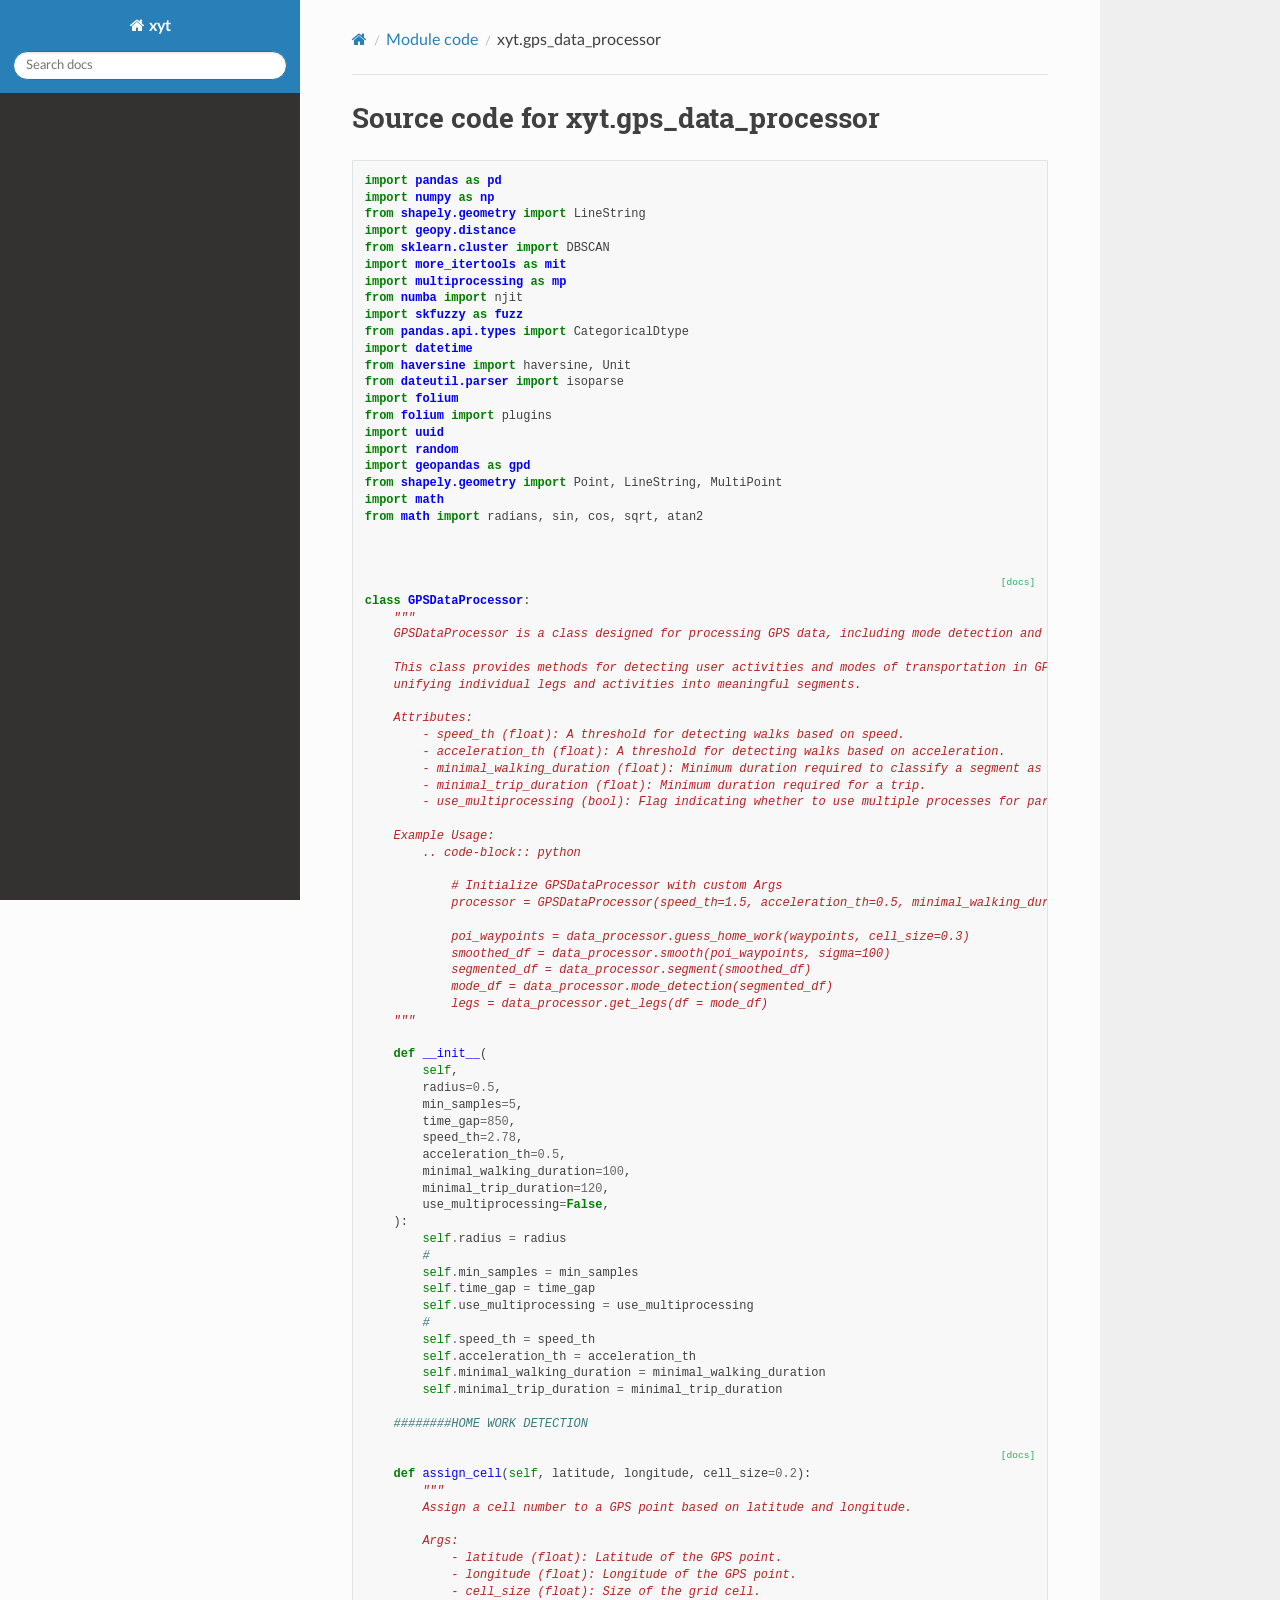
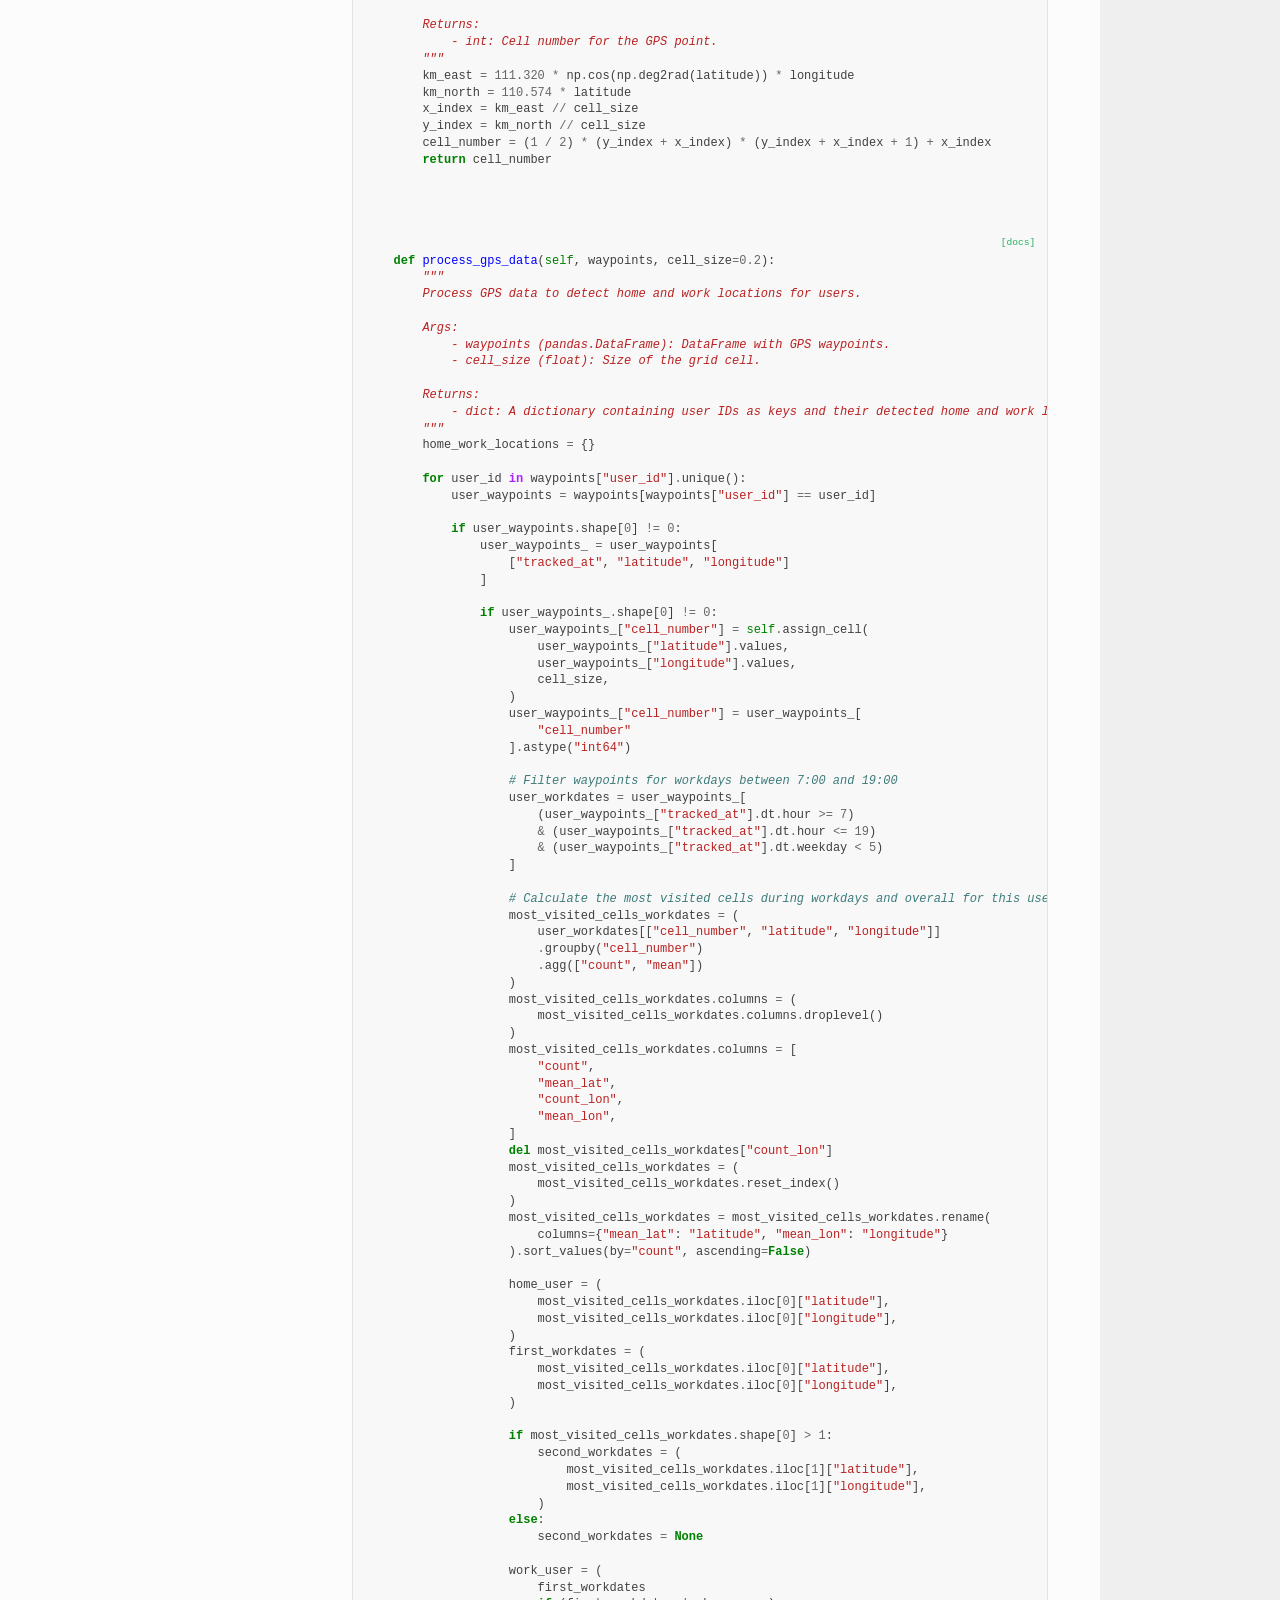
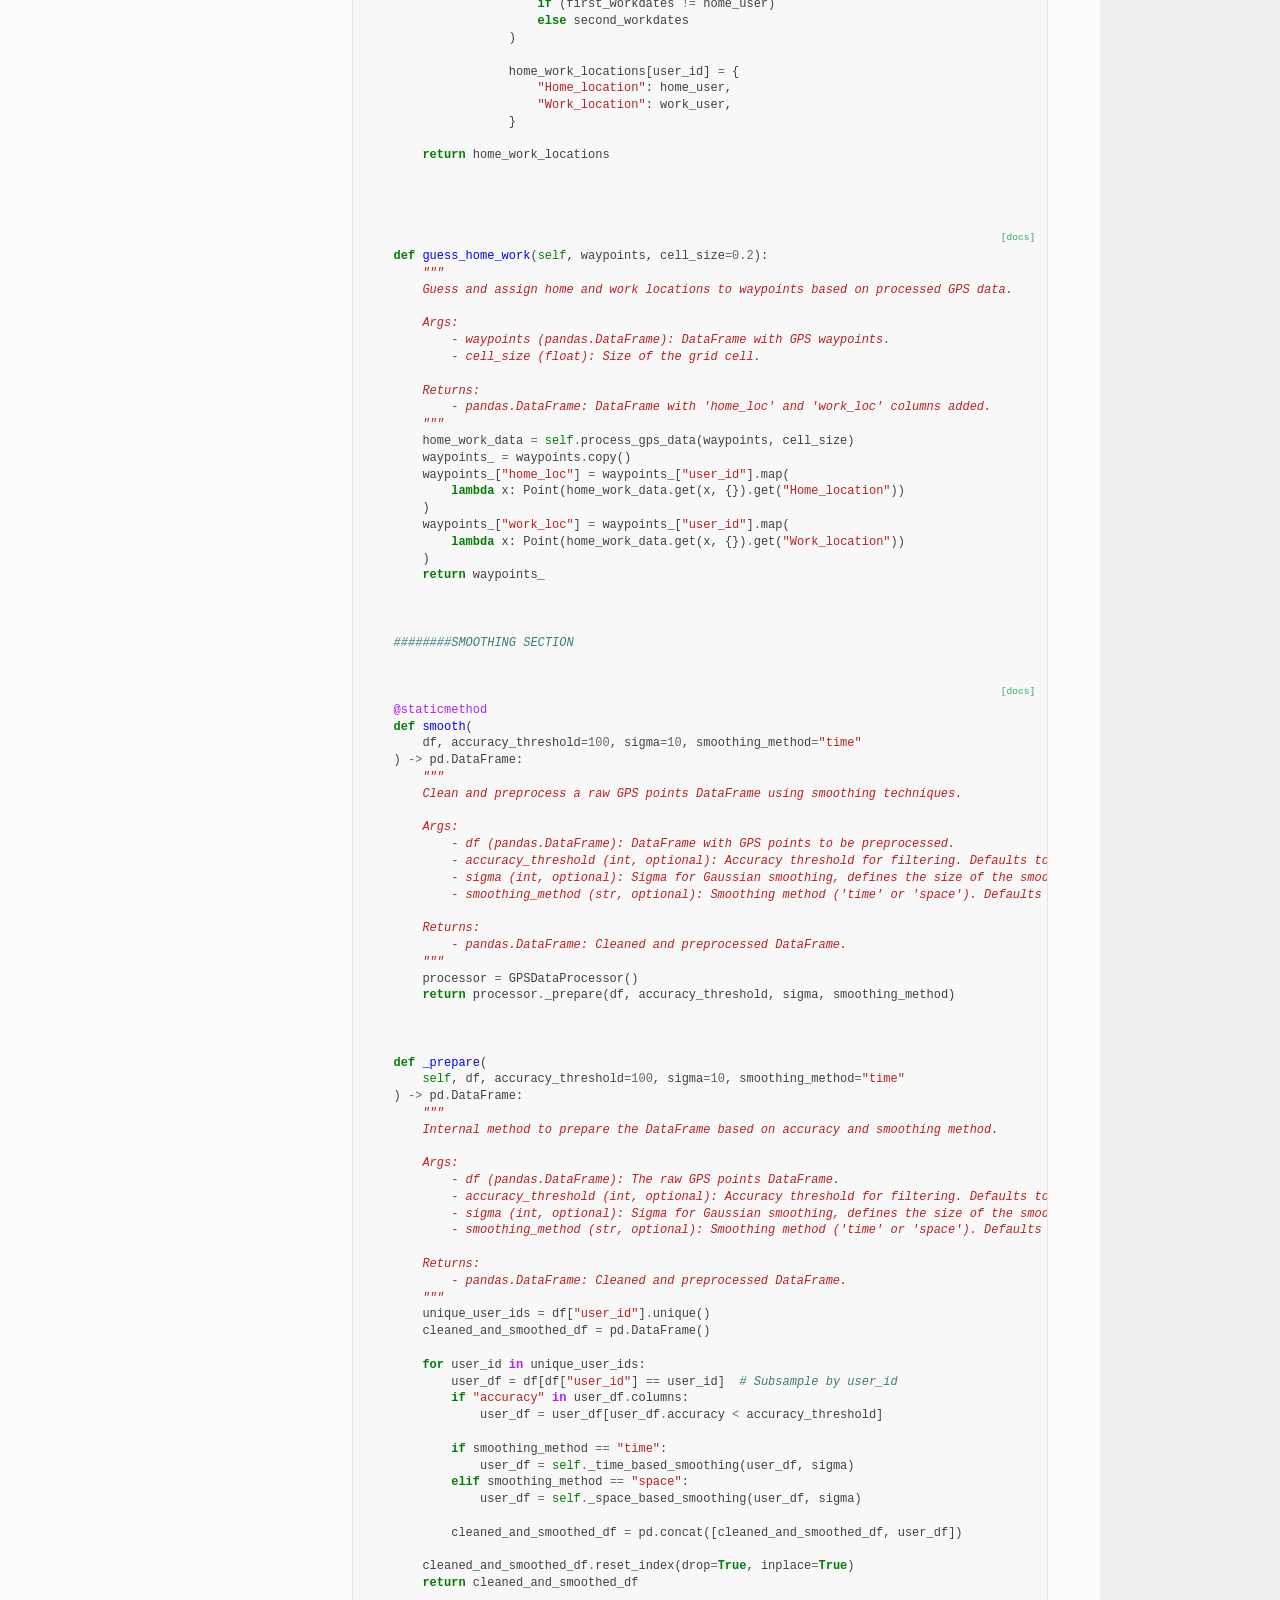
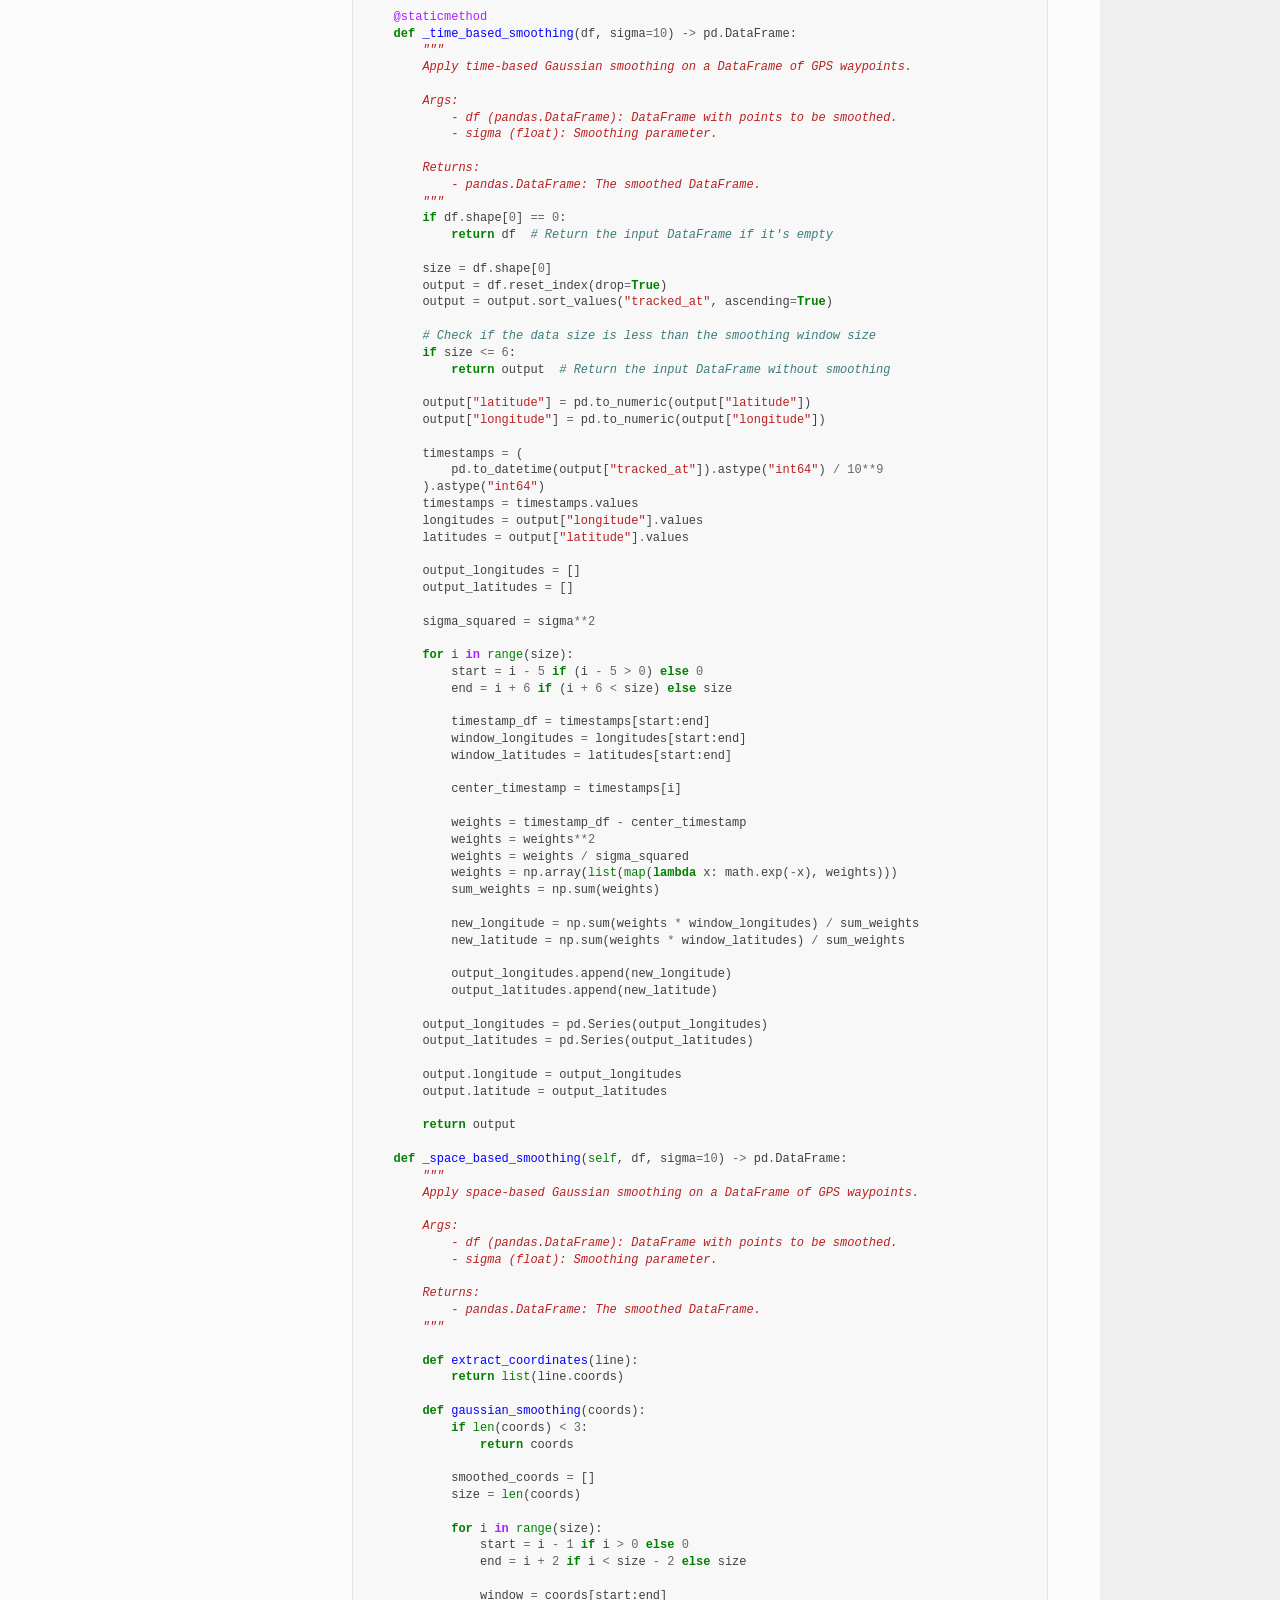
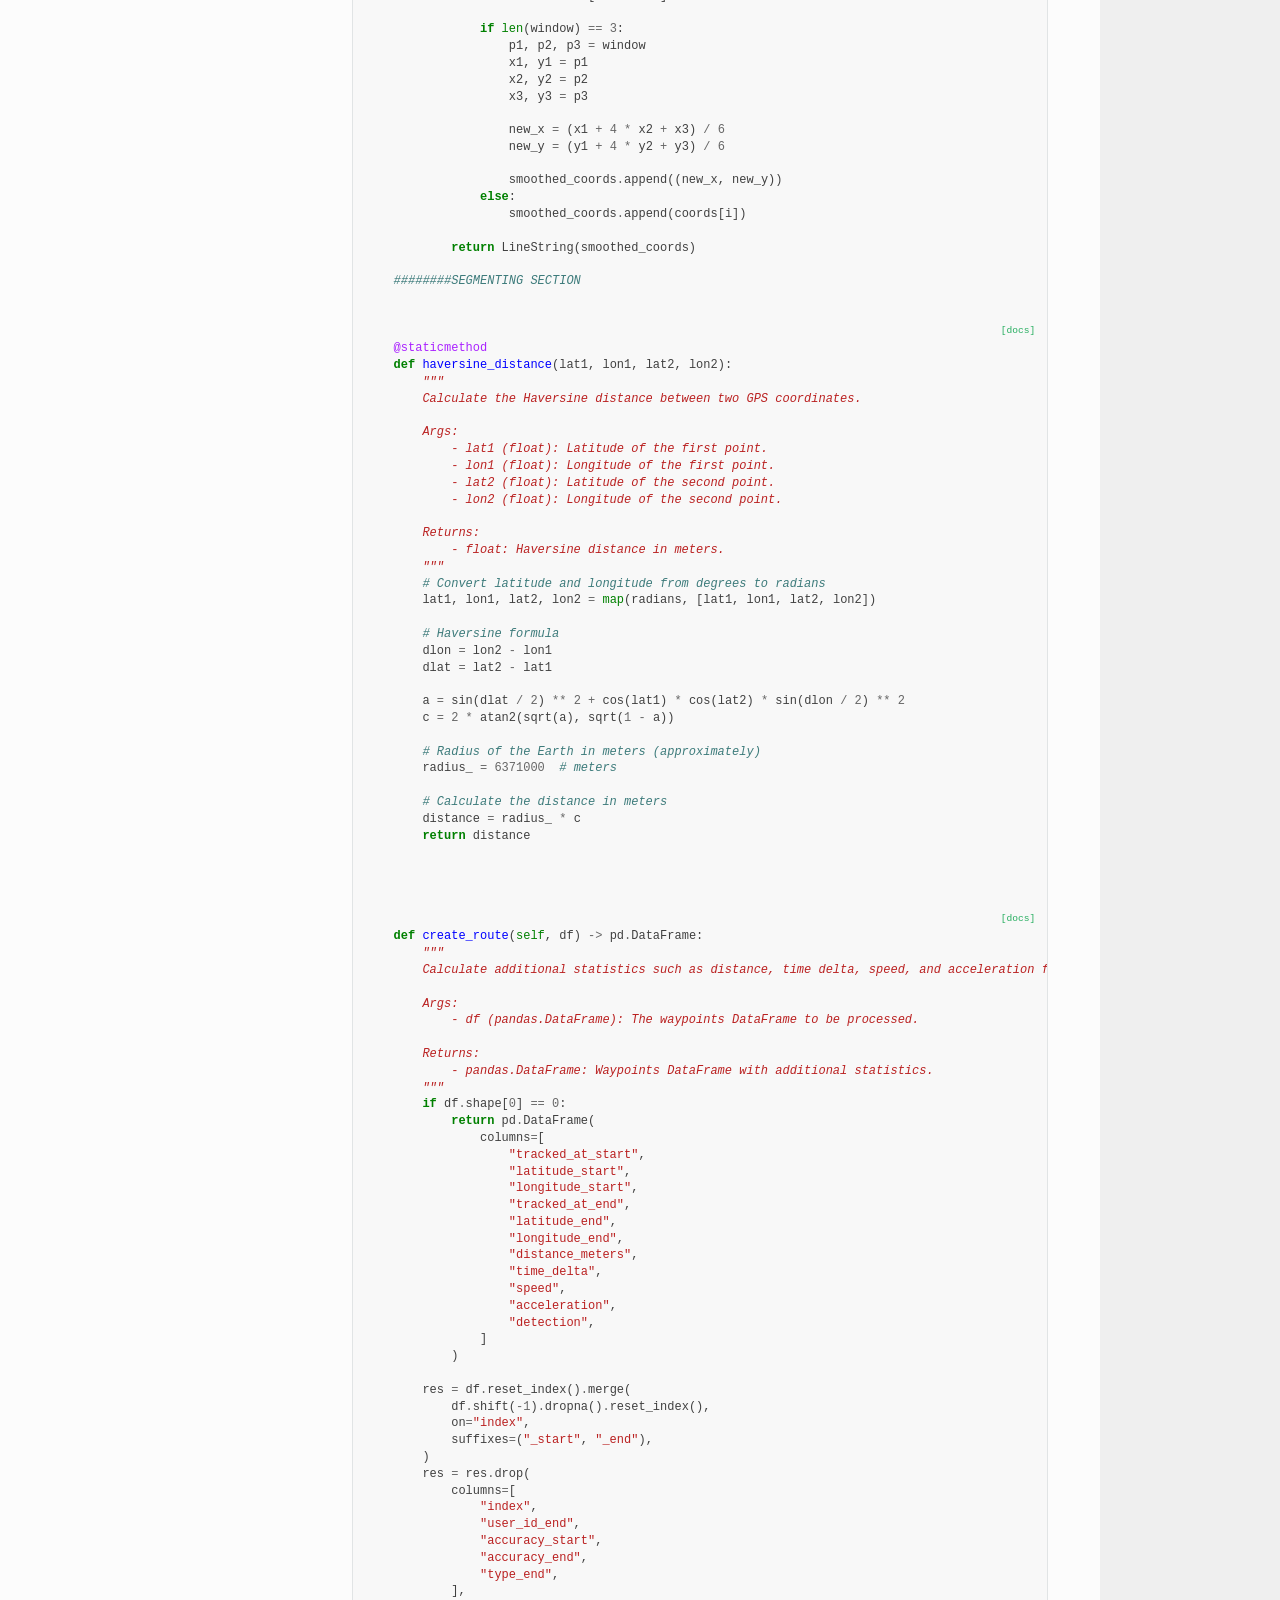
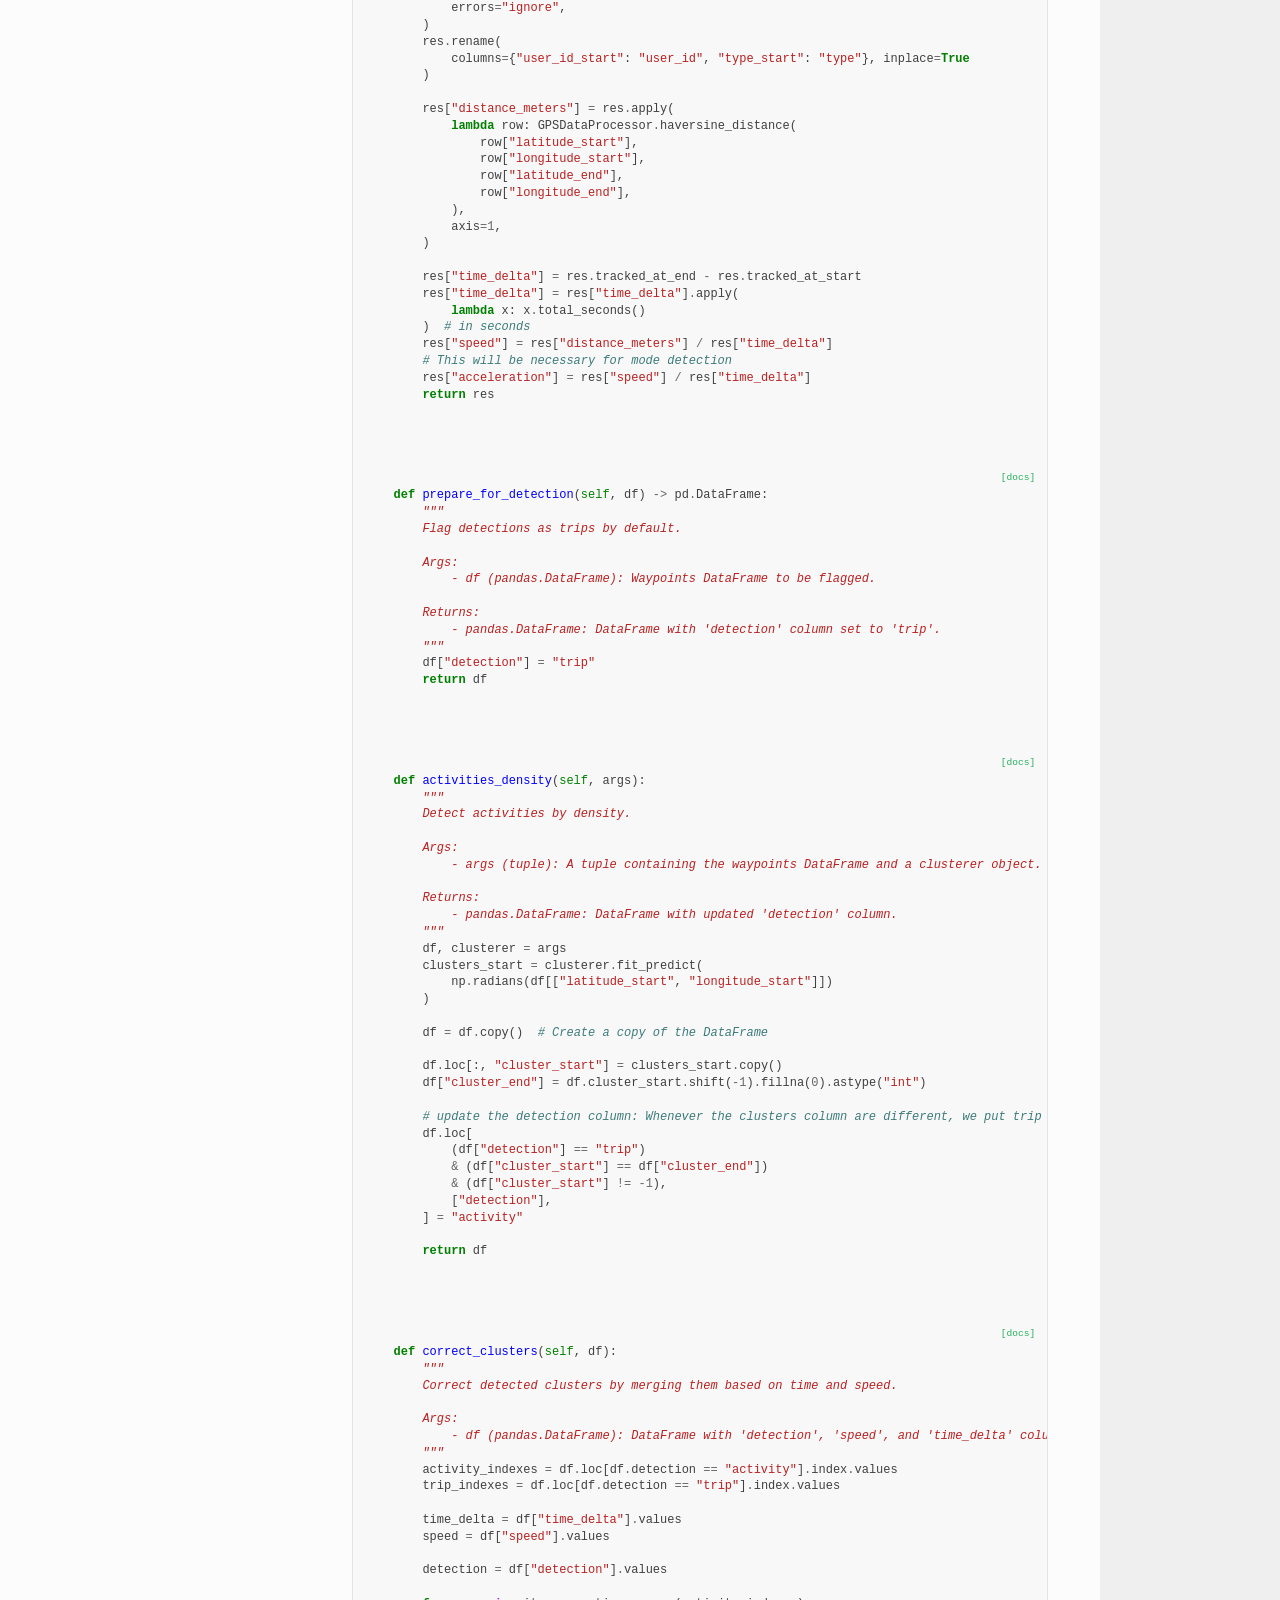
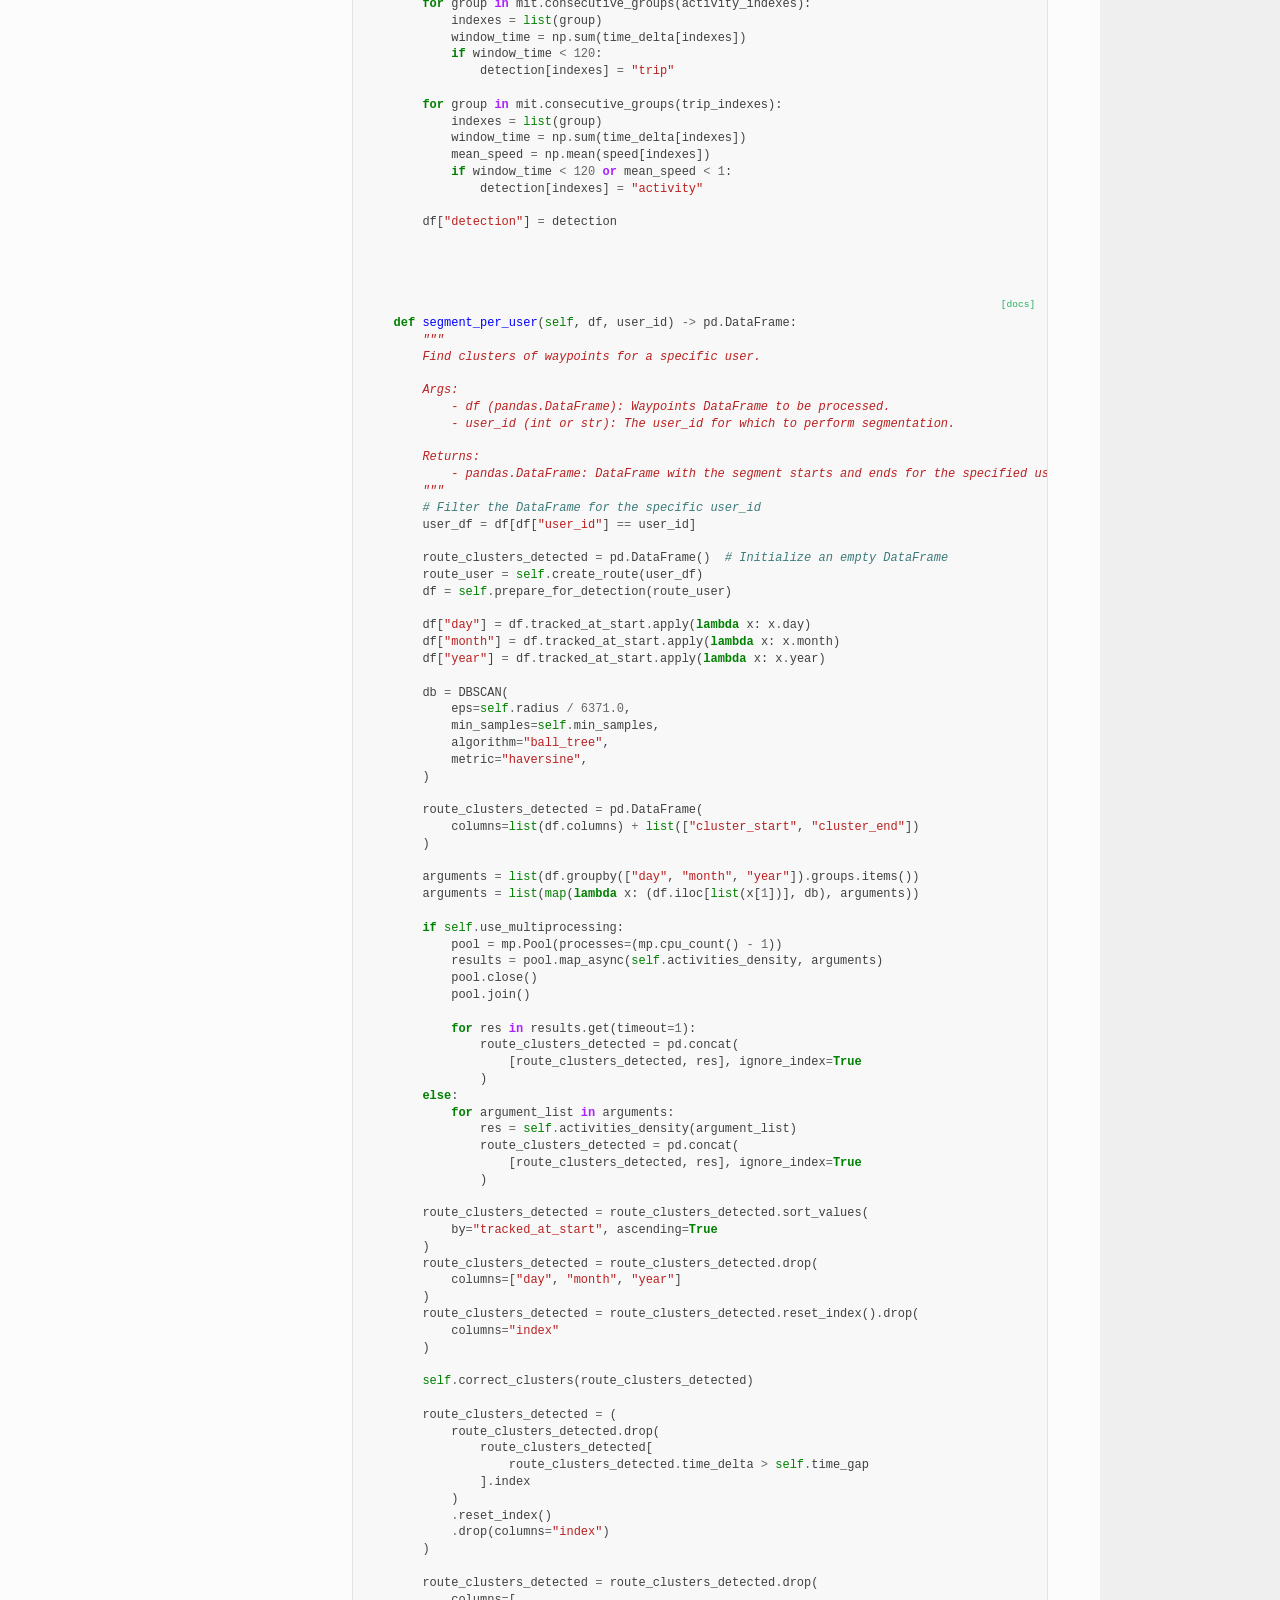
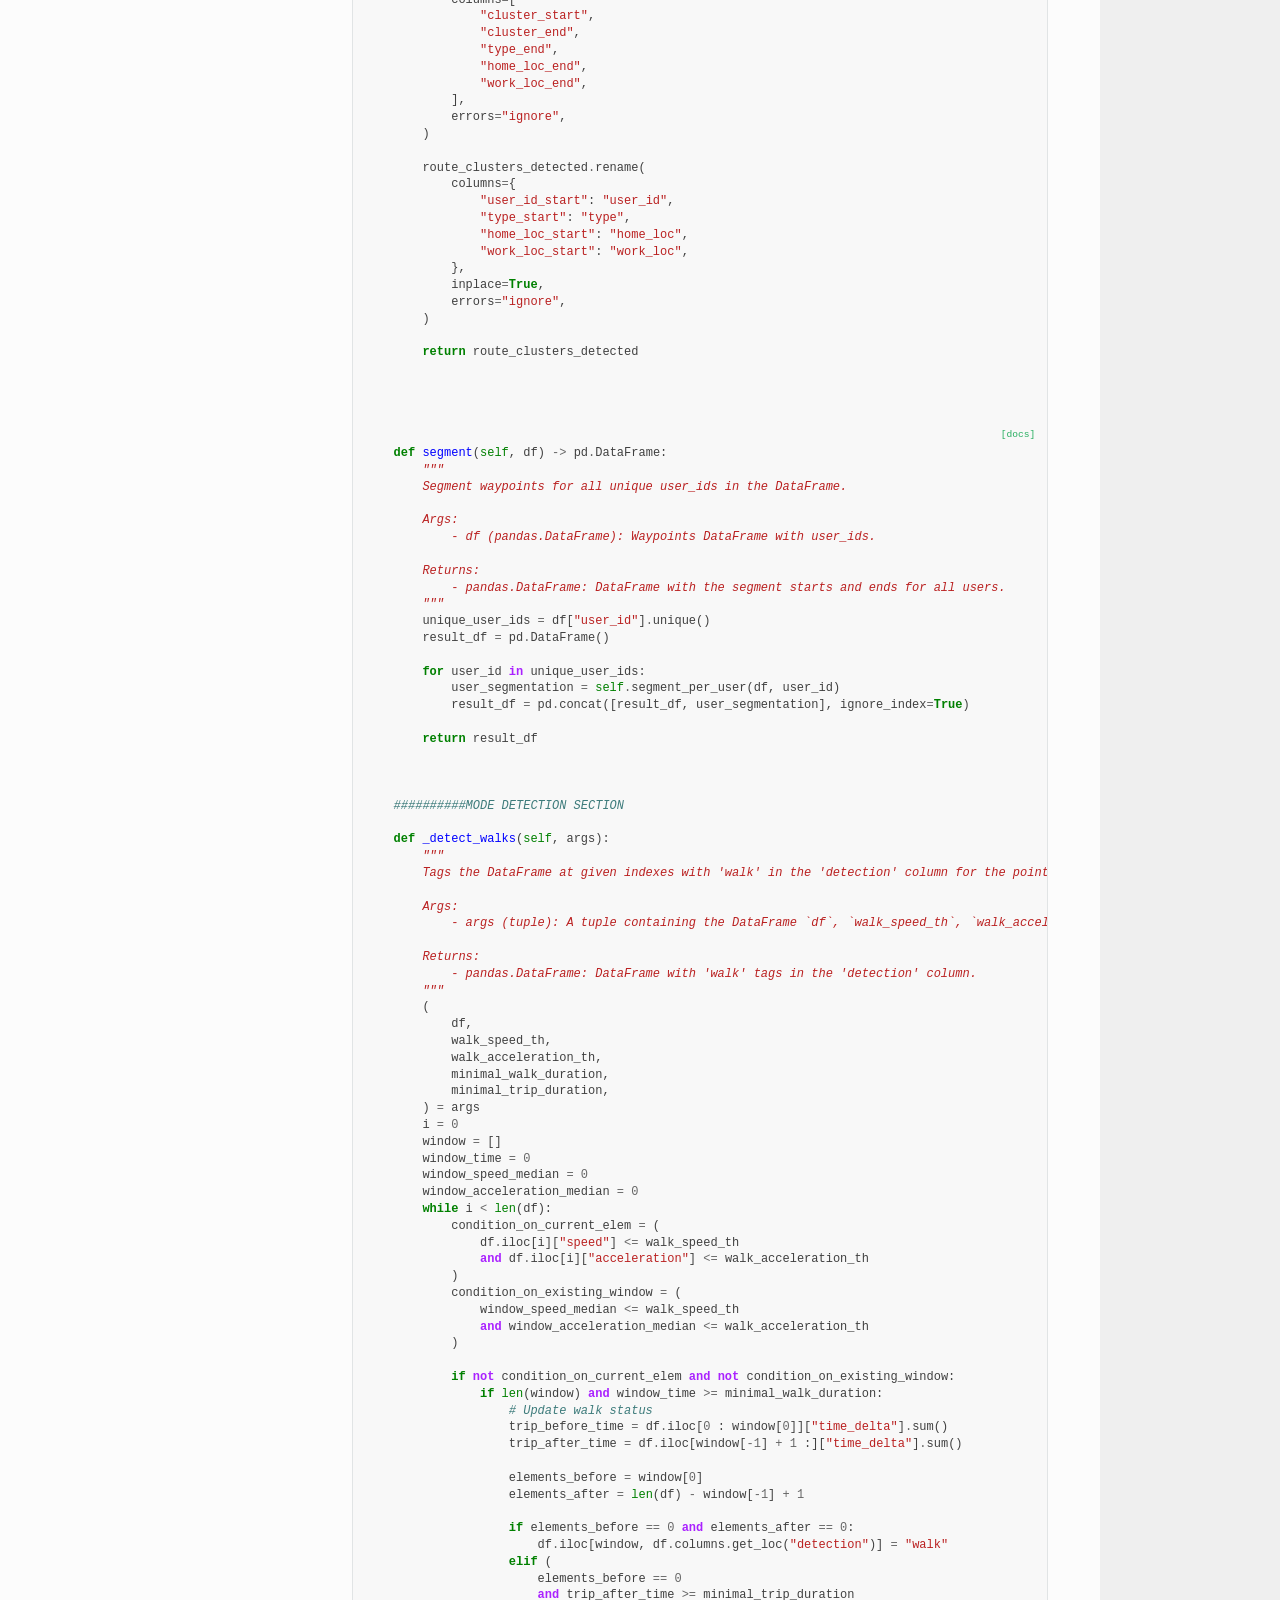
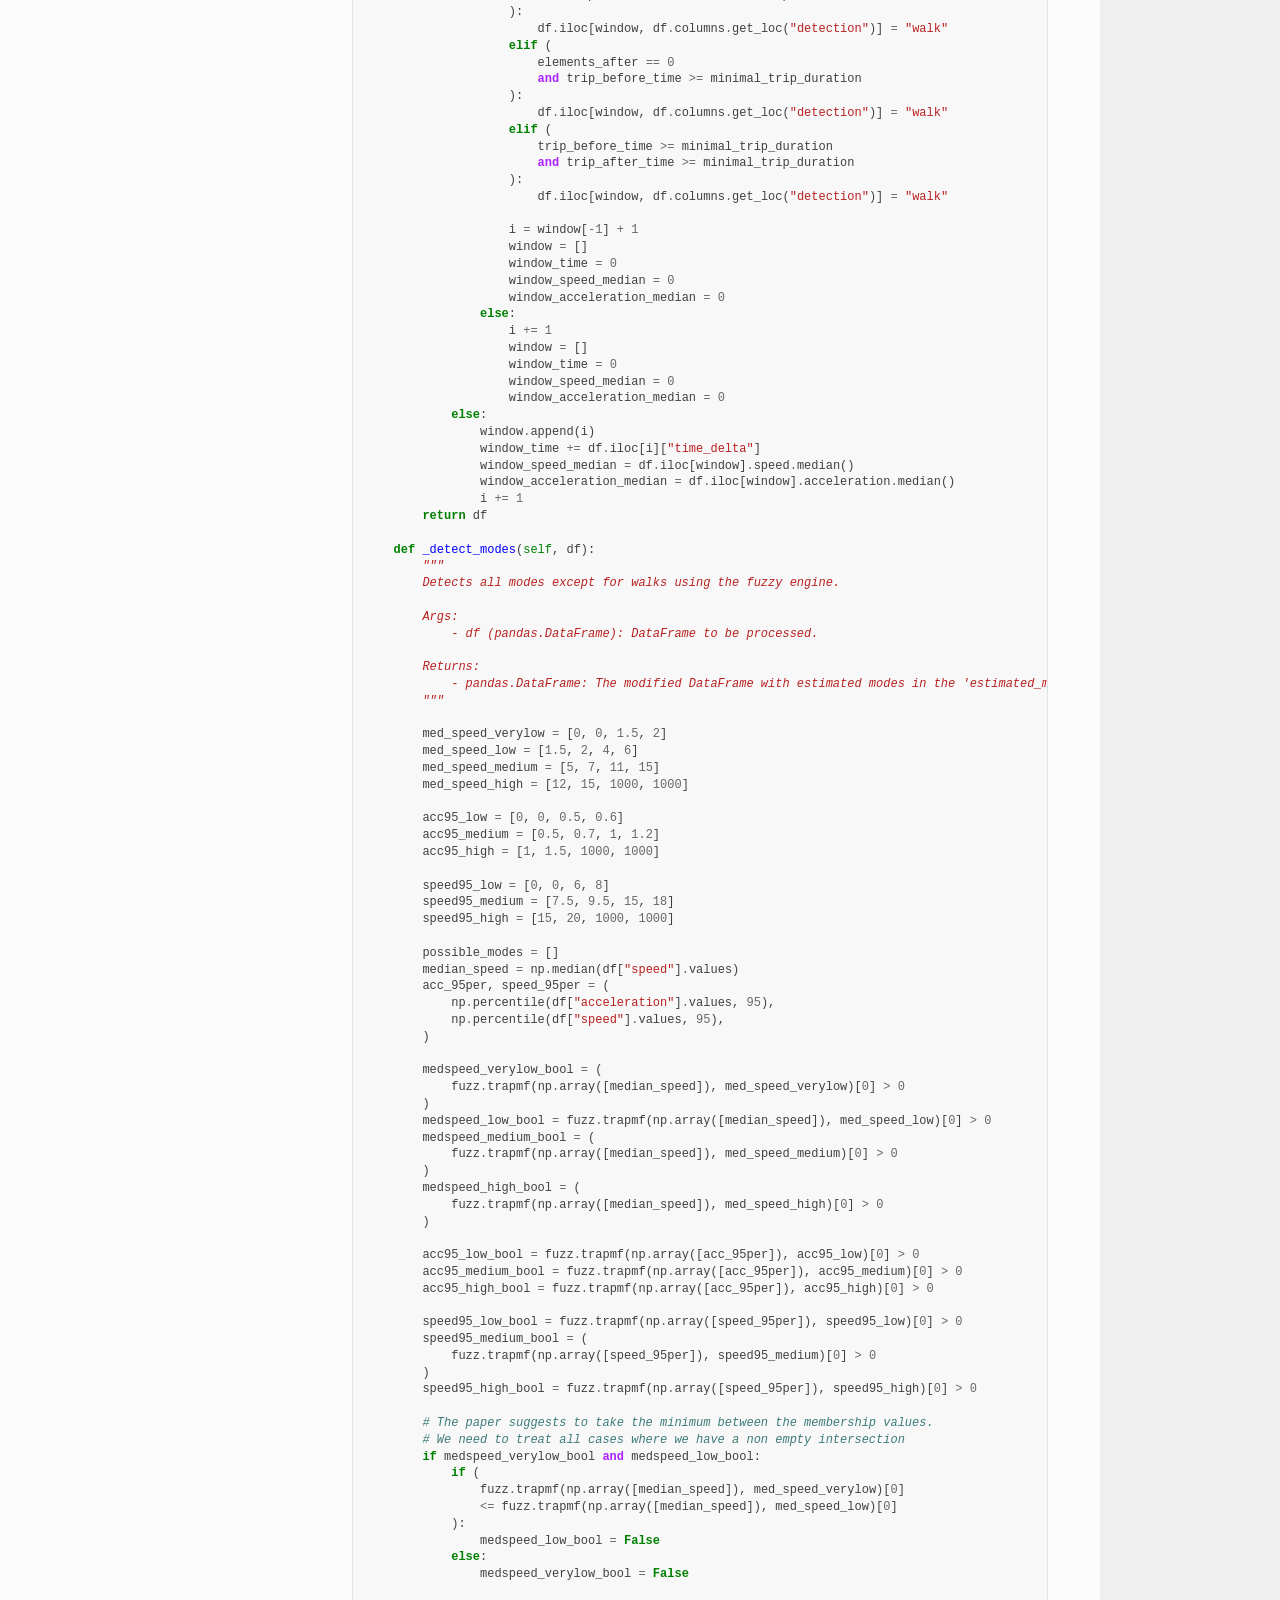
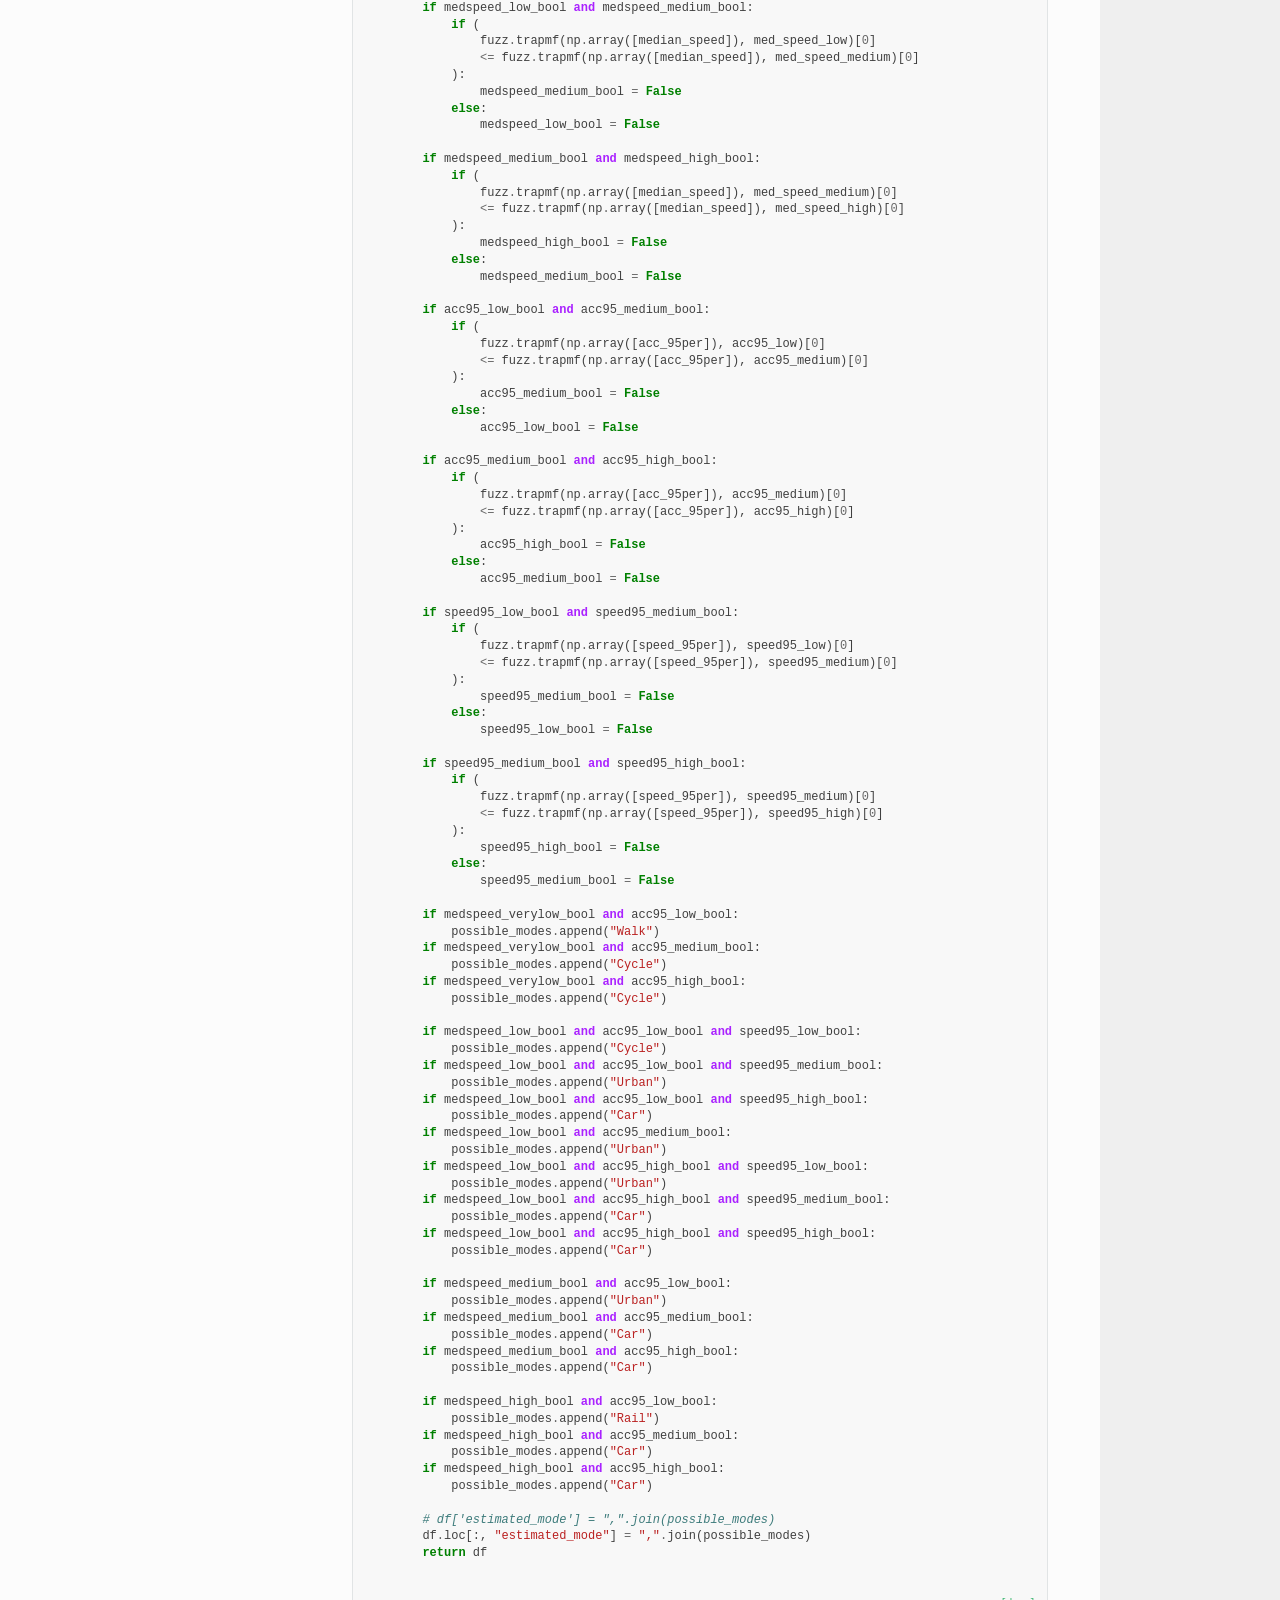
<file: _modules/xyt/gps_data_processor.html>
<!DOCTYPE html>
<html class="writer-html5" lang="en" data-content_root="../../">
<head>
  <meta charset="utf-8" />
  <meta name="viewport" content="width=device-width, initial-scale=1.0" />
  <title>xyt.gps_data_processor &mdash; xyt 0.1.0 documentation</title>
      <link rel="stylesheet" type="text/css" href="../../_static/pygments.css?v=80d5e7a1" />
      <link rel="stylesheet" type="text/css" href="../../_static/css/theme.css?v=19f00094" />

  
  <!--[if lt IE 9]>
    <script src="../../_static/js/html5shiv.min.js"></script>
  <![endif]-->
  
        <script src="../../_static/jquery.js?v=5d32c60e"></script>
        <script src="../../_static/_sphinx_javascript_frameworks_compat.js?v=2cd50e6c"></script>
        <script src="../../_static/documentation_options.js?v=01f34227"></script>
        <script src="../../_static/doctools.js?v=888ff710"></script>
        <script src="../../_static/sphinx_highlight.js?v=dc90522c"></script>
    <script src="../../_static/js/theme.js"></script>
    <link rel="index" title="Index" href="../../genindex.html" />
    <link rel="search" title="Search" href="../../search.html" /> 
</head>

<body class="wy-body-for-nav"> 
  <div class="wy-grid-for-nav">
    <nav data-toggle="wy-nav-shift" class="wy-nav-side">
      <div class="wy-side-scroll">
        <div class="wy-side-nav-search" >

          
          
          <a href="../../index.html" class="icon icon-home">
            xyt
          </a>
<div role="search">
  <form id="rtd-search-form" class="wy-form" action="../../search.html" method="get">
    <input type="text" name="q" placeholder="Search docs" aria-label="Search docs" />
    <input type="hidden" name="check_keywords" value="yes" />
    <input type="hidden" name="area" value="default" />
  </form>
</div>
        </div><div class="wy-menu wy-menu-vertical" data-spy="affix" role="navigation" aria-label="Navigation menu">
              <!-- Local TOC -->
              <div class="local-toc"></div>
        </div>
      </div>
    </nav>

    <section data-toggle="wy-nav-shift" class="wy-nav-content-wrap"><nav class="wy-nav-top" aria-label="Mobile navigation menu" >
          <i data-toggle="wy-nav-top" class="fa fa-bars"></i>
          <a href="../../index.html">xyt</a>
      </nav>

      <div class="wy-nav-content">
        <div class="rst-content">
          <div role="navigation" aria-label="Page navigation">
  <ul class="wy-breadcrumbs">
      <li><a href="../../index.html" class="icon icon-home" aria-label="Home"></a></li>
          <li class="breadcrumb-item"><a href="../index.html">Module code</a></li>
      <li class="breadcrumb-item active">xyt.gps_data_processor</li>
      <li class="wy-breadcrumbs-aside">
      </li>
  </ul>
  <hr/>
</div>
          <div role="main" class="document" itemscope="itemscope" itemtype="http://schema.org/Article">
           <div itemprop="articleBody">
             
  <h1>Source code for xyt.gps_data_processor</h1><div class="highlight"><pre>
<span></span><span class="kn">import</span> <span class="nn">pandas</span> <span class="k">as</span> <span class="nn">pd</span>
<span class="kn">import</span> <span class="nn">numpy</span> <span class="k">as</span> <span class="nn">np</span>
<span class="kn">from</span> <span class="nn">shapely.geometry</span> <span class="kn">import</span> <span class="n">LineString</span>
<span class="kn">import</span> <span class="nn">geopy.distance</span>
<span class="kn">from</span> <span class="nn">sklearn.cluster</span> <span class="kn">import</span> <span class="n">DBSCAN</span>
<span class="kn">import</span> <span class="nn">more_itertools</span> <span class="k">as</span> <span class="nn">mit</span>
<span class="kn">import</span> <span class="nn">multiprocessing</span> <span class="k">as</span> <span class="nn">mp</span>
<span class="kn">from</span> <span class="nn">numba</span> <span class="kn">import</span> <span class="n">njit</span>
<span class="kn">import</span> <span class="nn">skfuzzy</span> <span class="k">as</span> <span class="nn">fuzz</span>
<span class="kn">from</span> <span class="nn">pandas.api.types</span> <span class="kn">import</span> <span class="n">CategoricalDtype</span>
<span class="kn">import</span> <span class="nn">datetime</span>
<span class="kn">from</span> <span class="nn">haversine</span> <span class="kn">import</span> <span class="n">haversine</span><span class="p">,</span> <span class="n">Unit</span>
<span class="kn">from</span> <span class="nn">dateutil.parser</span> <span class="kn">import</span> <span class="n">isoparse</span>
<span class="kn">import</span> <span class="nn">folium</span>
<span class="kn">from</span> <span class="nn">folium</span> <span class="kn">import</span> <span class="n">plugins</span>
<span class="kn">import</span> <span class="nn">uuid</span>
<span class="kn">import</span> <span class="nn">random</span>
<span class="kn">import</span> <span class="nn">geopandas</span> <span class="k">as</span> <span class="nn">gpd</span>
<span class="kn">from</span> <span class="nn">shapely.geometry</span> <span class="kn">import</span> <span class="n">Point</span><span class="p">,</span> <span class="n">LineString</span><span class="p">,</span> <span class="n">MultiPoint</span>
<span class="kn">import</span> <span class="nn">math</span>
<span class="kn">from</span> <span class="nn">math</span> <span class="kn">import</span> <span class="n">radians</span><span class="p">,</span> <span class="n">sin</span><span class="p">,</span> <span class="n">cos</span><span class="p">,</span> <span class="n">sqrt</span><span class="p">,</span> <span class="n">atan2</span>


<div class="viewcode-block" id="GPSDataProcessor">
<a class="viewcode-back" href="../../xyt.html#xyt.gps_data_processor.GPSDataProcessor">[docs]</a>
<span class="k">class</span> <span class="nc">GPSDataProcessor</span><span class="p">:</span>
<span class="w">    </span><span class="sd">&quot;&quot;&quot;</span>
<span class="sd">    GPSDataProcessor is a class designed for processing GPS data, including mode detection and leg unification.</span>

<span class="sd">    This class provides methods for detecting user activities and modes of transportation in GPS data, as well as</span>
<span class="sd">    unifying individual legs and activities into meaningful segments.</span>

<span class="sd">    Attributes:</span>
<span class="sd">        - speed_th (float): A threshold for detecting walks based on speed.</span>
<span class="sd">        - acceleration_th (float): A threshold for detecting walks based on acceleration.</span>
<span class="sd">        - minimal_walking_duration (float): Minimum duration required to classify a segment as a walk.</span>
<span class="sd">        - minimal_trip_duration (float): Minimum duration required for a trip.</span>
<span class="sd">        - use_multiprocessing (bool): Flag indicating whether to use multiple processes for parallel processing.</span>

<span class="sd">    Example Usage:</span>
<span class="sd">        .. code-block:: python</span>

<span class="sd">            # Initialize GPSDataProcessor with custom Args</span>
<span class="sd">            processor = GPSDataProcessor(speed_th=1.5, acceleration_th=0.5, minimal_walking_duration=300, minimal_trip_duration=600, use_multiprocessing=True)</span>

<span class="sd">            poi_waypoints = data_processor.guess_home_work(waypoints, cell_size=0.3)</span>
<span class="sd">            smoothed_df = data_processor.smooth(poi_waypoints, sigma=100)</span>
<span class="sd">            segmented_df = data_processor.segment(smoothed_df)</span>
<span class="sd">            mode_df = data_processor.mode_detection(segmented_df)</span>
<span class="sd">            legs = data_processor.get_legs(df = mode_df)</span>
<span class="sd">    &quot;&quot;&quot;</span>

    <span class="k">def</span> <span class="fm">__init__</span><span class="p">(</span>
        <span class="bp">self</span><span class="p">,</span>
        <span class="n">radius</span><span class="o">=</span><span class="mf">0.5</span><span class="p">,</span>
        <span class="n">min_samples</span><span class="o">=</span><span class="mi">5</span><span class="p">,</span>
        <span class="n">time_gap</span><span class="o">=</span><span class="mi">850</span><span class="p">,</span>
        <span class="n">speed_th</span><span class="o">=</span><span class="mf">2.78</span><span class="p">,</span>
        <span class="n">acceleration_th</span><span class="o">=</span><span class="mf">0.5</span><span class="p">,</span>
        <span class="n">minimal_walking_duration</span><span class="o">=</span><span class="mi">100</span><span class="p">,</span>
        <span class="n">minimal_trip_duration</span><span class="o">=</span><span class="mi">120</span><span class="p">,</span>
        <span class="n">use_multiprocessing</span><span class="o">=</span><span class="kc">False</span><span class="p">,</span>
    <span class="p">):</span>
        <span class="bp">self</span><span class="o">.</span><span class="n">radius</span> <span class="o">=</span> <span class="n">radius</span>
        <span class="c1">#</span>
        <span class="bp">self</span><span class="o">.</span><span class="n">min_samples</span> <span class="o">=</span> <span class="n">min_samples</span>
        <span class="bp">self</span><span class="o">.</span><span class="n">time_gap</span> <span class="o">=</span> <span class="n">time_gap</span>
        <span class="bp">self</span><span class="o">.</span><span class="n">use_multiprocessing</span> <span class="o">=</span> <span class="n">use_multiprocessing</span>
        <span class="c1">#</span>
        <span class="bp">self</span><span class="o">.</span><span class="n">speed_th</span> <span class="o">=</span> <span class="n">speed_th</span>
        <span class="bp">self</span><span class="o">.</span><span class="n">acceleration_th</span> <span class="o">=</span> <span class="n">acceleration_th</span>
        <span class="bp">self</span><span class="o">.</span><span class="n">minimal_walking_duration</span> <span class="o">=</span> <span class="n">minimal_walking_duration</span>
        <span class="bp">self</span><span class="o">.</span><span class="n">minimal_trip_duration</span> <span class="o">=</span> <span class="n">minimal_trip_duration</span>

    <span class="c1">########HOME WORK DETECTION</span>
<div class="viewcode-block" id="GPSDataProcessor.assign_cell">
<a class="viewcode-back" href="../../xyt.html#xyt.gps_data_processor.GPSDataProcessor.assign_cell">[docs]</a>
    <span class="k">def</span> <span class="nf">assign_cell</span><span class="p">(</span><span class="bp">self</span><span class="p">,</span> <span class="n">latitude</span><span class="p">,</span> <span class="n">longitude</span><span class="p">,</span> <span class="n">cell_size</span><span class="o">=</span><span class="mf">0.2</span><span class="p">):</span>
<span class="w">        </span><span class="sd">&quot;&quot;&quot;</span>
<span class="sd">        Assign a cell number to a GPS point based on latitude and longitude.</span>

<span class="sd">        Args:</span>
<span class="sd">            - latitude (float): Latitude of the GPS point.</span>
<span class="sd">            - longitude (float): Longitude of the GPS point.</span>
<span class="sd">            - cell_size (float): Size of the grid cell.</span>

<span class="sd">        Returns:</span>
<span class="sd">            - int: Cell number for the GPS point.</span>
<span class="sd">        &quot;&quot;&quot;</span>
        <span class="n">km_east</span> <span class="o">=</span> <span class="mf">111.320</span> <span class="o">*</span> <span class="n">np</span><span class="o">.</span><span class="n">cos</span><span class="p">(</span><span class="n">np</span><span class="o">.</span><span class="n">deg2rad</span><span class="p">(</span><span class="n">latitude</span><span class="p">))</span> <span class="o">*</span> <span class="n">longitude</span>
        <span class="n">km_north</span> <span class="o">=</span> <span class="mf">110.574</span> <span class="o">*</span> <span class="n">latitude</span>
        <span class="n">x_index</span> <span class="o">=</span> <span class="n">km_east</span> <span class="o">//</span> <span class="n">cell_size</span>
        <span class="n">y_index</span> <span class="o">=</span> <span class="n">km_north</span> <span class="o">//</span> <span class="n">cell_size</span>
        <span class="n">cell_number</span> <span class="o">=</span> <span class="p">(</span><span class="mi">1</span> <span class="o">/</span> <span class="mi">2</span><span class="p">)</span> <span class="o">*</span> <span class="p">(</span><span class="n">y_index</span> <span class="o">+</span> <span class="n">x_index</span><span class="p">)</span> <span class="o">*</span> <span class="p">(</span><span class="n">y_index</span> <span class="o">+</span> <span class="n">x_index</span> <span class="o">+</span> <span class="mi">1</span><span class="p">)</span> <span class="o">+</span> <span class="n">x_index</span>
        <span class="k">return</span> <span class="n">cell_number</span></div>


<div class="viewcode-block" id="GPSDataProcessor.process_gps_data">
<a class="viewcode-back" href="../../xyt.html#xyt.gps_data_processor.GPSDataProcessor.process_gps_data">[docs]</a>
    <span class="k">def</span> <span class="nf">process_gps_data</span><span class="p">(</span><span class="bp">self</span><span class="p">,</span> <span class="n">waypoints</span><span class="p">,</span> <span class="n">cell_size</span><span class="o">=</span><span class="mf">0.2</span><span class="p">):</span>
<span class="w">        </span><span class="sd">&quot;&quot;&quot;</span>
<span class="sd">        Process GPS data to detect home and work locations for users.</span>

<span class="sd">        Args:</span>
<span class="sd">            - waypoints (pandas.DataFrame): DataFrame with GPS waypoints.</span>
<span class="sd">            - cell_size (float): Size of the grid cell.</span>

<span class="sd">        Returns:</span>
<span class="sd">            - dict: A dictionary containing user IDs as keys and their detected home and work locations as values.</span>
<span class="sd">        &quot;&quot;&quot;</span>
        <span class="n">home_work_locations</span> <span class="o">=</span> <span class="p">{}</span>

        <span class="k">for</span> <span class="n">user_id</span> <span class="ow">in</span> <span class="n">waypoints</span><span class="p">[</span><span class="s2">&quot;user_id&quot;</span><span class="p">]</span><span class="o">.</span><span class="n">unique</span><span class="p">():</span>
            <span class="n">user_waypoints</span> <span class="o">=</span> <span class="n">waypoints</span><span class="p">[</span><span class="n">waypoints</span><span class="p">[</span><span class="s2">&quot;user_id&quot;</span><span class="p">]</span> <span class="o">==</span> <span class="n">user_id</span><span class="p">]</span>

            <span class="k">if</span> <span class="n">user_waypoints</span><span class="o">.</span><span class="n">shape</span><span class="p">[</span><span class="mi">0</span><span class="p">]</span> <span class="o">!=</span> <span class="mi">0</span><span class="p">:</span>
                <span class="n">user_waypoints_</span> <span class="o">=</span> <span class="n">user_waypoints</span><span class="p">[</span>
                    <span class="p">[</span><span class="s2">&quot;tracked_at&quot;</span><span class="p">,</span> <span class="s2">&quot;latitude&quot;</span><span class="p">,</span> <span class="s2">&quot;longitude&quot;</span><span class="p">]</span>
                <span class="p">]</span>

                <span class="k">if</span> <span class="n">user_waypoints_</span><span class="o">.</span><span class="n">shape</span><span class="p">[</span><span class="mi">0</span><span class="p">]</span> <span class="o">!=</span> <span class="mi">0</span><span class="p">:</span>
                    <span class="n">user_waypoints_</span><span class="p">[</span><span class="s2">&quot;cell_number&quot;</span><span class="p">]</span> <span class="o">=</span> <span class="bp">self</span><span class="o">.</span><span class="n">assign_cell</span><span class="p">(</span>
                        <span class="n">user_waypoints_</span><span class="p">[</span><span class="s2">&quot;latitude&quot;</span><span class="p">]</span><span class="o">.</span><span class="n">values</span><span class="p">,</span>
                        <span class="n">user_waypoints_</span><span class="p">[</span><span class="s2">&quot;longitude&quot;</span><span class="p">]</span><span class="o">.</span><span class="n">values</span><span class="p">,</span>
                        <span class="n">cell_size</span><span class="p">,</span>
                    <span class="p">)</span>
                    <span class="n">user_waypoints_</span><span class="p">[</span><span class="s2">&quot;cell_number&quot;</span><span class="p">]</span> <span class="o">=</span> <span class="n">user_waypoints_</span><span class="p">[</span>
                        <span class="s2">&quot;cell_number&quot;</span>
                    <span class="p">]</span><span class="o">.</span><span class="n">astype</span><span class="p">(</span><span class="s2">&quot;int64&quot;</span><span class="p">)</span>

                    <span class="c1"># Filter waypoints for workdays between 7:00 and 19:00</span>
                    <span class="n">user_workdates</span> <span class="o">=</span> <span class="n">user_waypoints_</span><span class="p">[</span>
                        <span class="p">(</span><span class="n">user_waypoints_</span><span class="p">[</span><span class="s2">&quot;tracked_at&quot;</span><span class="p">]</span><span class="o">.</span><span class="n">dt</span><span class="o">.</span><span class="n">hour</span> <span class="o">&gt;=</span> <span class="mi">7</span><span class="p">)</span>
                        <span class="o">&amp;</span> <span class="p">(</span><span class="n">user_waypoints_</span><span class="p">[</span><span class="s2">&quot;tracked_at&quot;</span><span class="p">]</span><span class="o">.</span><span class="n">dt</span><span class="o">.</span><span class="n">hour</span> <span class="o">&lt;=</span> <span class="mi">19</span><span class="p">)</span>
                        <span class="o">&amp;</span> <span class="p">(</span><span class="n">user_waypoints_</span><span class="p">[</span><span class="s2">&quot;tracked_at&quot;</span><span class="p">]</span><span class="o">.</span><span class="n">dt</span><span class="o">.</span><span class="n">weekday</span> <span class="o">&lt;</span> <span class="mi">5</span><span class="p">)</span>
                    <span class="p">]</span>

                    <span class="c1"># Calculate the most visited cells during workdays and overall for this user</span>
                    <span class="n">most_visited_cells_workdates</span> <span class="o">=</span> <span class="p">(</span>
                        <span class="n">user_workdates</span><span class="p">[[</span><span class="s2">&quot;cell_number&quot;</span><span class="p">,</span> <span class="s2">&quot;latitude&quot;</span><span class="p">,</span> <span class="s2">&quot;longitude&quot;</span><span class="p">]]</span>
                        <span class="o">.</span><span class="n">groupby</span><span class="p">(</span><span class="s2">&quot;cell_number&quot;</span><span class="p">)</span>
                        <span class="o">.</span><span class="n">agg</span><span class="p">([</span><span class="s2">&quot;count&quot;</span><span class="p">,</span> <span class="s2">&quot;mean&quot;</span><span class="p">])</span>
                    <span class="p">)</span>
                    <span class="n">most_visited_cells_workdates</span><span class="o">.</span><span class="n">columns</span> <span class="o">=</span> <span class="p">(</span>
                        <span class="n">most_visited_cells_workdates</span><span class="o">.</span><span class="n">columns</span><span class="o">.</span><span class="n">droplevel</span><span class="p">()</span>
                    <span class="p">)</span>
                    <span class="n">most_visited_cells_workdates</span><span class="o">.</span><span class="n">columns</span> <span class="o">=</span> <span class="p">[</span>
                        <span class="s2">&quot;count&quot;</span><span class="p">,</span>
                        <span class="s2">&quot;mean_lat&quot;</span><span class="p">,</span>
                        <span class="s2">&quot;count_lon&quot;</span><span class="p">,</span>
                        <span class="s2">&quot;mean_lon&quot;</span><span class="p">,</span>
                    <span class="p">]</span>
                    <span class="k">del</span> <span class="n">most_visited_cells_workdates</span><span class="p">[</span><span class="s2">&quot;count_lon&quot;</span><span class="p">]</span>
                    <span class="n">most_visited_cells_workdates</span> <span class="o">=</span> <span class="p">(</span>
                        <span class="n">most_visited_cells_workdates</span><span class="o">.</span><span class="n">reset_index</span><span class="p">()</span>
                    <span class="p">)</span>
                    <span class="n">most_visited_cells_workdates</span> <span class="o">=</span> <span class="n">most_visited_cells_workdates</span><span class="o">.</span><span class="n">rename</span><span class="p">(</span>
                        <span class="n">columns</span><span class="o">=</span><span class="p">{</span><span class="s2">&quot;mean_lat&quot;</span><span class="p">:</span> <span class="s2">&quot;latitude&quot;</span><span class="p">,</span> <span class="s2">&quot;mean_lon&quot;</span><span class="p">:</span> <span class="s2">&quot;longitude&quot;</span><span class="p">}</span>
                    <span class="p">)</span><span class="o">.</span><span class="n">sort_values</span><span class="p">(</span><span class="n">by</span><span class="o">=</span><span class="s2">&quot;count&quot;</span><span class="p">,</span> <span class="n">ascending</span><span class="o">=</span><span class="kc">False</span><span class="p">)</span>

                    <span class="n">home_user</span> <span class="o">=</span> <span class="p">(</span>
                        <span class="n">most_visited_cells_workdates</span><span class="o">.</span><span class="n">iloc</span><span class="p">[</span><span class="mi">0</span><span class="p">][</span><span class="s2">&quot;latitude&quot;</span><span class="p">],</span>
                        <span class="n">most_visited_cells_workdates</span><span class="o">.</span><span class="n">iloc</span><span class="p">[</span><span class="mi">0</span><span class="p">][</span><span class="s2">&quot;longitude&quot;</span><span class="p">],</span>
                    <span class="p">)</span>
                    <span class="n">first_workdates</span> <span class="o">=</span> <span class="p">(</span>
                        <span class="n">most_visited_cells_workdates</span><span class="o">.</span><span class="n">iloc</span><span class="p">[</span><span class="mi">0</span><span class="p">][</span><span class="s2">&quot;latitude&quot;</span><span class="p">],</span>
                        <span class="n">most_visited_cells_workdates</span><span class="o">.</span><span class="n">iloc</span><span class="p">[</span><span class="mi">0</span><span class="p">][</span><span class="s2">&quot;longitude&quot;</span><span class="p">],</span>
                    <span class="p">)</span>

                    <span class="k">if</span> <span class="n">most_visited_cells_workdates</span><span class="o">.</span><span class="n">shape</span><span class="p">[</span><span class="mi">0</span><span class="p">]</span> <span class="o">&gt;</span> <span class="mi">1</span><span class="p">:</span>
                        <span class="n">second_workdates</span> <span class="o">=</span> <span class="p">(</span>
                            <span class="n">most_visited_cells_workdates</span><span class="o">.</span><span class="n">iloc</span><span class="p">[</span><span class="mi">1</span><span class="p">][</span><span class="s2">&quot;latitude&quot;</span><span class="p">],</span>
                            <span class="n">most_visited_cells_workdates</span><span class="o">.</span><span class="n">iloc</span><span class="p">[</span><span class="mi">1</span><span class="p">][</span><span class="s2">&quot;longitude&quot;</span><span class="p">],</span>
                        <span class="p">)</span>
                    <span class="k">else</span><span class="p">:</span>
                        <span class="n">second_workdates</span> <span class="o">=</span> <span class="kc">None</span>

                    <span class="n">work_user</span> <span class="o">=</span> <span class="p">(</span>
                        <span class="n">first_workdates</span>
                        <span class="k">if</span> <span class="p">(</span><span class="n">first_workdates</span> <span class="o">!=</span> <span class="n">home_user</span><span class="p">)</span>
                        <span class="k">else</span> <span class="n">second_workdates</span>
                    <span class="p">)</span>

                    <span class="n">home_work_locations</span><span class="p">[</span><span class="n">user_id</span><span class="p">]</span> <span class="o">=</span> <span class="p">{</span>
                        <span class="s2">&quot;Home_location&quot;</span><span class="p">:</span> <span class="n">home_user</span><span class="p">,</span>
                        <span class="s2">&quot;Work_location&quot;</span><span class="p">:</span> <span class="n">work_user</span><span class="p">,</span>
                    <span class="p">}</span>

        <span class="k">return</span> <span class="n">home_work_locations</span></div>


<div class="viewcode-block" id="GPSDataProcessor.guess_home_work">
<a class="viewcode-back" href="../../xyt.html#xyt.gps_data_processor.GPSDataProcessor.guess_home_work">[docs]</a>
    <span class="k">def</span> <span class="nf">guess_home_work</span><span class="p">(</span><span class="bp">self</span><span class="p">,</span> <span class="n">waypoints</span><span class="p">,</span> <span class="n">cell_size</span><span class="o">=</span><span class="mf">0.2</span><span class="p">):</span>
<span class="w">        </span><span class="sd">&quot;&quot;&quot;</span>
<span class="sd">        Guess and assign home and work locations to waypoints based on processed GPS data.</span>

<span class="sd">        Args:</span>
<span class="sd">            - waypoints (pandas.DataFrame): DataFrame with GPS waypoints.</span>
<span class="sd">            - cell_size (float): Size of the grid cell.</span>

<span class="sd">        Returns:</span>
<span class="sd">            - pandas.DataFrame: DataFrame with &#39;home_loc&#39; and &#39;work_loc&#39; columns added.</span>
<span class="sd">        &quot;&quot;&quot;</span>
        <span class="n">home_work_data</span> <span class="o">=</span> <span class="bp">self</span><span class="o">.</span><span class="n">process_gps_data</span><span class="p">(</span><span class="n">waypoints</span><span class="p">,</span> <span class="n">cell_size</span><span class="p">)</span>
        <span class="n">waypoints_</span> <span class="o">=</span> <span class="n">waypoints</span><span class="o">.</span><span class="n">copy</span><span class="p">()</span>
        <span class="n">waypoints_</span><span class="p">[</span><span class="s2">&quot;home_loc&quot;</span><span class="p">]</span> <span class="o">=</span> <span class="n">waypoints_</span><span class="p">[</span><span class="s2">&quot;user_id&quot;</span><span class="p">]</span><span class="o">.</span><span class="n">map</span><span class="p">(</span>
            <span class="k">lambda</span> <span class="n">x</span><span class="p">:</span> <span class="n">Point</span><span class="p">(</span><span class="n">home_work_data</span><span class="o">.</span><span class="n">get</span><span class="p">(</span><span class="n">x</span><span class="p">,</span> <span class="p">{})</span><span class="o">.</span><span class="n">get</span><span class="p">(</span><span class="s2">&quot;Home_location&quot;</span><span class="p">))</span>
        <span class="p">)</span>
        <span class="n">waypoints_</span><span class="p">[</span><span class="s2">&quot;work_loc&quot;</span><span class="p">]</span> <span class="o">=</span> <span class="n">waypoints_</span><span class="p">[</span><span class="s2">&quot;user_id&quot;</span><span class="p">]</span><span class="o">.</span><span class="n">map</span><span class="p">(</span>
            <span class="k">lambda</span> <span class="n">x</span><span class="p">:</span> <span class="n">Point</span><span class="p">(</span><span class="n">home_work_data</span><span class="o">.</span><span class="n">get</span><span class="p">(</span><span class="n">x</span><span class="p">,</span> <span class="p">{})</span><span class="o">.</span><span class="n">get</span><span class="p">(</span><span class="s2">&quot;Work_location&quot;</span><span class="p">))</span>
        <span class="p">)</span>
        <span class="k">return</span> <span class="n">waypoints_</span></div>


    <span class="c1">########SMOOTHING SECTION</span>

<div class="viewcode-block" id="GPSDataProcessor.smooth">
<a class="viewcode-back" href="../../xyt.html#xyt.gps_data_processor.GPSDataProcessor.smooth">[docs]</a>
    <span class="nd">@staticmethod</span>
    <span class="k">def</span> <span class="nf">smooth</span><span class="p">(</span>
        <span class="n">df</span><span class="p">,</span> <span class="n">accuracy_threshold</span><span class="o">=</span><span class="mi">100</span><span class="p">,</span> <span class="n">sigma</span><span class="o">=</span><span class="mi">10</span><span class="p">,</span> <span class="n">smoothing_method</span><span class="o">=</span><span class="s2">&quot;time&quot;</span>
    <span class="p">)</span> <span class="o">-&gt;</span> <span class="n">pd</span><span class="o">.</span><span class="n">DataFrame</span><span class="p">:</span>
<span class="w">        </span><span class="sd">&quot;&quot;&quot;</span>
<span class="sd">        Clean and preprocess a raw GPS points DataFrame using smoothing techniques.</span>

<span class="sd">        Args:</span>
<span class="sd">            - df (pandas.DataFrame): DataFrame with GPS points to be preprocessed.</span>
<span class="sd">            - accuracy_threshold (int, optional): Accuracy threshold for filtering. Defaults to 100.</span>
<span class="sd">            - sigma (int, optional): Sigma for Gaussian smoothing, defines the size of the smoothing window. Defaults to 10.</span>
<span class="sd">            - smoothing_method (str, optional): Smoothing method (&#39;time&#39; or &#39;space&#39;). Defaults to &#39;time&#39;.</span>

<span class="sd">        Returns:</span>
<span class="sd">            - pandas.DataFrame: Cleaned and preprocessed DataFrame.</span>
<span class="sd">        &quot;&quot;&quot;</span>
        <span class="n">processor</span> <span class="o">=</span> <span class="n">GPSDataProcessor</span><span class="p">()</span>
        <span class="k">return</span> <span class="n">processor</span><span class="o">.</span><span class="n">_prepare</span><span class="p">(</span><span class="n">df</span><span class="p">,</span> <span class="n">accuracy_threshold</span><span class="p">,</span> <span class="n">sigma</span><span class="p">,</span> <span class="n">smoothing_method</span><span class="p">)</span></div>


    <span class="k">def</span> <span class="nf">_prepare</span><span class="p">(</span>
        <span class="bp">self</span><span class="p">,</span> <span class="n">df</span><span class="p">,</span> <span class="n">accuracy_threshold</span><span class="o">=</span><span class="mi">100</span><span class="p">,</span> <span class="n">sigma</span><span class="o">=</span><span class="mi">10</span><span class="p">,</span> <span class="n">smoothing_method</span><span class="o">=</span><span class="s2">&quot;time&quot;</span>
    <span class="p">)</span> <span class="o">-&gt;</span> <span class="n">pd</span><span class="o">.</span><span class="n">DataFrame</span><span class="p">:</span>
<span class="w">        </span><span class="sd">&quot;&quot;&quot;</span>
<span class="sd">        Internal method to prepare the DataFrame based on accuracy and smoothing method.</span>

<span class="sd">        Args:</span>
<span class="sd">            - df (pandas.DataFrame): The raw GPS points DataFrame.</span>
<span class="sd">            - accuracy_threshold (int, optional): Accuracy threshold for filtering. Defaults to 100.</span>
<span class="sd">            - sigma (int, optional): Sigma for Gaussian smoothing, defines the size of the smoothing window. Defaults to 10.</span>
<span class="sd">            - smoothing_method (str, optional): Smoothing method (&#39;time&#39; or &#39;space&#39;). Defaults to &#39;time&#39;.</span>

<span class="sd">        Returns:</span>
<span class="sd">            - pandas.DataFrame: Cleaned and preprocessed DataFrame.</span>
<span class="sd">        &quot;&quot;&quot;</span>
        <span class="n">unique_user_ids</span> <span class="o">=</span> <span class="n">df</span><span class="p">[</span><span class="s2">&quot;user_id&quot;</span><span class="p">]</span><span class="o">.</span><span class="n">unique</span><span class="p">()</span>
        <span class="n">cleaned_and_smoothed_df</span> <span class="o">=</span> <span class="n">pd</span><span class="o">.</span><span class="n">DataFrame</span><span class="p">()</span>

        <span class="k">for</span> <span class="n">user_id</span> <span class="ow">in</span> <span class="n">unique_user_ids</span><span class="p">:</span>
            <span class="n">user_df</span> <span class="o">=</span> <span class="n">df</span><span class="p">[</span><span class="n">df</span><span class="p">[</span><span class="s2">&quot;user_id&quot;</span><span class="p">]</span> <span class="o">==</span> <span class="n">user_id</span><span class="p">]</span>  <span class="c1"># Subsample by user_id</span>
            <span class="k">if</span> <span class="s2">&quot;accuracy&quot;</span> <span class="ow">in</span> <span class="n">user_df</span><span class="o">.</span><span class="n">columns</span><span class="p">:</span>
                <span class="n">user_df</span> <span class="o">=</span> <span class="n">user_df</span><span class="p">[</span><span class="n">user_df</span><span class="o">.</span><span class="n">accuracy</span> <span class="o">&lt;</span> <span class="n">accuracy_threshold</span><span class="p">]</span>

            <span class="k">if</span> <span class="n">smoothing_method</span> <span class="o">==</span> <span class="s2">&quot;time&quot;</span><span class="p">:</span>
                <span class="n">user_df</span> <span class="o">=</span> <span class="bp">self</span><span class="o">.</span><span class="n">_time_based_smoothing</span><span class="p">(</span><span class="n">user_df</span><span class="p">,</span> <span class="n">sigma</span><span class="p">)</span>
            <span class="k">elif</span> <span class="n">smoothing_method</span> <span class="o">==</span> <span class="s2">&quot;space&quot;</span><span class="p">:</span>
                <span class="n">user_df</span> <span class="o">=</span> <span class="bp">self</span><span class="o">.</span><span class="n">_space_based_smoothing</span><span class="p">(</span><span class="n">user_df</span><span class="p">,</span> <span class="n">sigma</span><span class="p">)</span>

            <span class="n">cleaned_and_smoothed_df</span> <span class="o">=</span> <span class="n">pd</span><span class="o">.</span><span class="n">concat</span><span class="p">([</span><span class="n">cleaned_and_smoothed_df</span><span class="p">,</span> <span class="n">user_df</span><span class="p">])</span>

        <span class="n">cleaned_and_smoothed_df</span><span class="o">.</span><span class="n">reset_index</span><span class="p">(</span><span class="n">drop</span><span class="o">=</span><span class="kc">True</span><span class="p">,</span> <span class="n">inplace</span><span class="o">=</span><span class="kc">True</span><span class="p">)</span>
        <span class="k">return</span> <span class="n">cleaned_and_smoothed_df</span>

    <span class="nd">@staticmethod</span>
    <span class="k">def</span> <span class="nf">_time_based_smoothing</span><span class="p">(</span><span class="n">df</span><span class="p">,</span> <span class="n">sigma</span><span class="o">=</span><span class="mi">10</span><span class="p">)</span> <span class="o">-&gt;</span> <span class="n">pd</span><span class="o">.</span><span class="n">DataFrame</span><span class="p">:</span>
<span class="w">        </span><span class="sd">&quot;&quot;&quot;</span>
<span class="sd">        Apply time-based Gaussian smoothing on a DataFrame of GPS waypoints.</span>

<span class="sd">        Args:</span>
<span class="sd">            - df (pandas.DataFrame): DataFrame with points to be smoothed.</span>
<span class="sd">            - sigma (float): Smoothing parameter.</span>

<span class="sd">        Returns:</span>
<span class="sd">            - pandas.DataFrame: The smoothed DataFrame.</span>
<span class="sd">        &quot;&quot;&quot;</span>
        <span class="k">if</span> <span class="n">df</span><span class="o">.</span><span class="n">shape</span><span class="p">[</span><span class="mi">0</span><span class="p">]</span> <span class="o">==</span> <span class="mi">0</span><span class="p">:</span>
            <span class="k">return</span> <span class="n">df</span>  <span class="c1"># Return the input DataFrame if it&#39;s empty</span>

        <span class="n">size</span> <span class="o">=</span> <span class="n">df</span><span class="o">.</span><span class="n">shape</span><span class="p">[</span><span class="mi">0</span><span class="p">]</span>
        <span class="n">output</span> <span class="o">=</span> <span class="n">df</span><span class="o">.</span><span class="n">reset_index</span><span class="p">(</span><span class="n">drop</span><span class="o">=</span><span class="kc">True</span><span class="p">)</span>
        <span class="n">output</span> <span class="o">=</span> <span class="n">output</span><span class="o">.</span><span class="n">sort_values</span><span class="p">(</span><span class="s2">&quot;tracked_at&quot;</span><span class="p">,</span> <span class="n">ascending</span><span class="o">=</span><span class="kc">True</span><span class="p">)</span>

        <span class="c1"># Check if the data size is less than the smoothing window size</span>
        <span class="k">if</span> <span class="n">size</span> <span class="o">&lt;=</span> <span class="mi">6</span><span class="p">:</span>
            <span class="k">return</span> <span class="n">output</span>  <span class="c1"># Return the input DataFrame without smoothing</span>

        <span class="n">output</span><span class="p">[</span><span class="s2">&quot;latitude&quot;</span><span class="p">]</span> <span class="o">=</span> <span class="n">pd</span><span class="o">.</span><span class="n">to_numeric</span><span class="p">(</span><span class="n">output</span><span class="p">[</span><span class="s2">&quot;latitude&quot;</span><span class="p">])</span>
        <span class="n">output</span><span class="p">[</span><span class="s2">&quot;longitude&quot;</span><span class="p">]</span> <span class="o">=</span> <span class="n">pd</span><span class="o">.</span><span class="n">to_numeric</span><span class="p">(</span><span class="n">output</span><span class="p">[</span><span class="s2">&quot;longitude&quot;</span><span class="p">])</span>

        <span class="n">timestamps</span> <span class="o">=</span> <span class="p">(</span>
            <span class="n">pd</span><span class="o">.</span><span class="n">to_datetime</span><span class="p">(</span><span class="n">output</span><span class="p">[</span><span class="s2">&quot;tracked_at&quot;</span><span class="p">])</span><span class="o">.</span><span class="n">astype</span><span class="p">(</span><span class="s2">&quot;int64&quot;</span><span class="p">)</span> <span class="o">/</span> <span class="mi">10</span><span class="o">**</span><span class="mi">9</span>
        <span class="p">)</span><span class="o">.</span><span class="n">astype</span><span class="p">(</span><span class="s2">&quot;int64&quot;</span><span class="p">)</span>
        <span class="n">timestamps</span> <span class="o">=</span> <span class="n">timestamps</span><span class="o">.</span><span class="n">values</span>
        <span class="n">longitudes</span> <span class="o">=</span> <span class="n">output</span><span class="p">[</span><span class="s2">&quot;longitude&quot;</span><span class="p">]</span><span class="o">.</span><span class="n">values</span>
        <span class="n">latitudes</span> <span class="o">=</span> <span class="n">output</span><span class="p">[</span><span class="s2">&quot;latitude&quot;</span><span class="p">]</span><span class="o">.</span><span class="n">values</span>

        <span class="n">output_longitudes</span> <span class="o">=</span> <span class="p">[]</span>
        <span class="n">output_latitudes</span> <span class="o">=</span> <span class="p">[]</span>

        <span class="n">sigma_squared</span> <span class="o">=</span> <span class="n">sigma</span><span class="o">**</span><span class="mi">2</span>

        <span class="k">for</span> <span class="n">i</span> <span class="ow">in</span> <span class="nb">range</span><span class="p">(</span><span class="n">size</span><span class="p">):</span>
            <span class="n">start</span> <span class="o">=</span> <span class="n">i</span> <span class="o">-</span> <span class="mi">5</span> <span class="k">if</span> <span class="p">(</span><span class="n">i</span> <span class="o">-</span> <span class="mi">5</span> <span class="o">&gt;</span> <span class="mi">0</span><span class="p">)</span> <span class="k">else</span> <span class="mi">0</span>
            <span class="n">end</span> <span class="o">=</span> <span class="n">i</span> <span class="o">+</span> <span class="mi">6</span> <span class="k">if</span> <span class="p">(</span><span class="n">i</span> <span class="o">+</span> <span class="mi">6</span> <span class="o">&lt;</span> <span class="n">size</span><span class="p">)</span> <span class="k">else</span> <span class="n">size</span>

            <span class="n">timestamp_df</span> <span class="o">=</span> <span class="n">timestamps</span><span class="p">[</span><span class="n">start</span><span class="p">:</span><span class="n">end</span><span class="p">]</span>
            <span class="n">window_longitudes</span> <span class="o">=</span> <span class="n">longitudes</span><span class="p">[</span><span class="n">start</span><span class="p">:</span><span class="n">end</span><span class="p">]</span>
            <span class="n">window_latitudes</span> <span class="o">=</span> <span class="n">latitudes</span><span class="p">[</span><span class="n">start</span><span class="p">:</span><span class="n">end</span><span class="p">]</span>

            <span class="n">center_timestamp</span> <span class="o">=</span> <span class="n">timestamps</span><span class="p">[</span><span class="n">i</span><span class="p">]</span>

            <span class="n">weights</span> <span class="o">=</span> <span class="n">timestamp_df</span> <span class="o">-</span> <span class="n">center_timestamp</span>
            <span class="n">weights</span> <span class="o">=</span> <span class="n">weights</span><span class="o">**</span><span class="mi">2</span>
            <span class="n">weights</span> <span class="o">=</span> <span class="n">weights</span> <span class="o">/</span> <span class="n">sigma_squared</span>
            <span class="n">weights</span> <span class="o">=</span> <span class="n">np</span><span class="o">.</span><span class="n">array</span><span class="p">(</span><span class="nb">list</span><span class="p">(</span><span class="nb">map</span><span class="p">(</span><span class="k">lambda</span> <span class="n">x</span><span class="p">:</span> <span class="n">math</span><span class="o">.</span><span class="n">exp</span><span class="p">(</span><span class="o">-</span><span class="n">x</span><span class="p">),</span> <span class="n">weights</span><span class="p">)))</span>
            <span class="n">sum_weights</span> <span class="o">=</span> <span class="n">np</span><span class="o">.</span><span class="n">sum</span><span class="p">(</span><span class="n">weights</span><span class="p">)</span>

            <span class="n">new_longitude</span> <span class="o">=</span> <span class="n">np</span><span class="o">.</span><span class="n">sum</span><span class="p">(</span><span class="n">weights</span> <span class="o">*</span> <span class="n">window_longitudes</span><span class="p">)</span> <span class="o">/</span> <span class="n">sum_weights</span>
            <span class="n">new_latitude</span> <span class="o">=</span> <span class="n">np</span><span class="o">.</span><span class="n">sum</span><span class="p">(</span><span class="n">weights</span> <span class="o">*</span> <span class="n">window_latitudes</span><span class="p">)</span> <span class="o">/</span> <span class="n">sum_weights</span>

            <span class="n">output_longitudes</span><span class="o">.</span><span class="n">append</span><span class="p">(</span><span class="n">new_longitude</span><span class="p">)</span>
            <span class="n">output_latitudes</span><span class="o">.</span><span class="n">append</span><span class="p">(</span><span class="n">new_latitude</span><span class="p">)</span>

        <span class="n">output_longitudes</span> <span class="o">=</span> <span class="n">pd</span><span class="o">.</span><span class="n">Series</span><span class="p">(</span><span class="n">output_longitudes</span><span class="p">)</span>
        <span class="n">output_latitudes</span> <span class="o">=</span> <span class="n">pd</span><span class="o">.</span><span class="n">Series</span><span class="p">(</span><span class="n">output_latitudes</span><span class="p">)</span>

        <span class="n">output</span><span class="o">.</span><span class="n">longitude</span> <span class="o">=</span> <span class="n">output_longitudes</span>
        <span class="n">output</span><span class="o">.</span><span class="n">latitude</span> <span class="o">=</span> <span class="n">output_latitudes</span>

        <span class="k">return</span> <span class="n">output</span>

    <span class="k">def</span> <span class="nf">_space_based_smoothing</span><span class="p">(</span><span class="bp">self</span><span class="p">,</span> <span class="n">df</span><span class="p">,</span> <span class="n">sigma</span><span class="o">=</span><span class="mi">10</span><span class="p">)</span> <span class="o">-&gt;</span> <span class="n">pd</span><span class="o">.</span><span class="n">DataFrame</span><span class="p">:</span>
<span class="w">        </span><span class="sd">&quot;&quot;&quot;</span>
<span class="sd">        Apply space-based Gaussian smoothing on a DataFrame of GPS waypoints.</span>

<span class="sd">        Args:</span>
<span class="sd">            - df (pandas.DataFrame): DataFrame with points to be smoothed.</span>
<span class="sd">            - sigma (float): Smoothing parameter.</span>

<span class="sd">        Returns:</span>
<span class="sd">            - pandas.DataFrame: The smoothed DataFrame.</span>
<span class="sd">        &quot;&quot;&quot;</span>

        <span class="k">def</span> <span class="nf">extract_coordinates</span><span class="p">(</span><span class="n">line</span><span class="p">):</span>
            <span class="k">return</span> <span class="nb">list</span><span class="p">(</span><span class="n">line</span><span class="o">.</span><span class="n">coords</span><span class="p">)</span>

        <span class="k">def</span> <span class="nf">gaussian_smoothing</span><span class="p">(</span><span class="n">coords</span><span class="p">):</span>
            <span class="k">if</span> <span class="nb">len</span><span class="p">(</span><span class="n">coords</span><span class="p">)</span> <span class="o">&lt;</span> <span class="mi">3</span><span class="p">:</span>
                <span class="k">return</span> <span class="n">coords</span>

            <span class="n">smoothed_coords</span> <span class="o">=</span> <span class="p">[]</span>
            <span class="n">size</span> <span class="o">=</span> <span class="nb">len</span><span class="p">(</span><span class="n">coords</span><span class="p">)</span>

            <span class="k">for</span> <span class="n">i</span> <span class="ow">in</span> <span class="nb">range</span><span class="p">(</span><span class="n">size</span><span class="p">):</span>
                <span class="n">start</span> <span class="o">=</span> <span class="n">i</span> <span class="o">-</span> <span class="mi">1</span> <span class="k">if</span> <span class="n">i</span> <span class="o">&gt;</span> <span class="mi">0</span> <span class="k">else</span> <span class="mi">0</span>
                <span class="n">end</span> <span class="o">=</span> <span class="n">i</span> <span class="o">+</span> <span class="mi">2</span> <span class="k">if</span> <span class="n">i</span> <span class="o">&lt;</span> <span class="n">size</span> <span class="o">-</span> <span class="mi">2</span> <span class="k">else</span> <span class="n">size</span>

                <span class="n">window</span> <span class="o">=</span> <span class="n">coords</span><span class="p">[</span><span class="n">start</span><span class="p">:</span><span class="n">end</span><span class="p">]</span>

                <span class="k">if</span> <span class="nb">len</span><span class="p">(</span><span class="n">window</span><span class="p">)</span> <span class="o">==</span> <span class="mi">3</span><span class="p">:</span>
                    <span class="n">p1</span><span class="p">,</span> <span class="n">p2</span><span class="p">,</span> <span class="n">p3</span> <span class="o">=</span> <span class="n">window</span>
                    <span class="n">x1</span><span class="p">,</span> <span class="n">y1</span> <span class="o">=</span> <span class="n">p1</span>
                    <span class="n">x2</span><span class="p">,</span> <span class="n">y2</span> <span class="o">=</span> <span class="n">p2</span>
                    <span class="n">x3</span><span class="p">,</span> <span class="n">y3</span> <span class="o">=</span> <span class="n">p3</span>

                    <span class="n">new_x</span> <span class="o">=</span> <span class="p">(</span><span class="n">x1</span> <span class="o">+</span> <span class="mi">4</span> <span class="o">*</span> <span class="n">x2</span> <span class="o">+</span> <span class="n">x3</span><span class="p">)</span> <span class="o">/</span> <span class="mi">6</span>
                    <span class="n">new_y</span> <span class="o">=</span> <span class="p">(</span><span class="n">y1</span> <span class="o">+</span> <span class="mi">4</span> <span class="o">*</span> <span class="n">y2</span> <span class="o">+</span> <span class="n">y3</span><span class="p">)</span> <span class="o">/</span> <span class="mi">6</span>

                    <span class="n">smoothed_coords</span><span class="o">.</span><span class="n">append</span><span class="p">((</span><span class="n">new_x</span><span class="p">,</span> <span class="n">new_y</span><span class="p">))</span>
                <span class="k">else</span><span class="p">:</span>
                    <span class="n">smoothed_coords</span><span class="o">.</span><span class="n">append</span><span class="p">(</span><span class="n">coords</span><span class="p">[</span><span class="n">i</span><span class="p">])</span>

            <span class="k">return</span> <span class="n">LineString</span><span class="p">(</span><span class="n">smoothed_coords</span><span class="p">)</span>

    <span class="c1">########SEGMENTING SECTION</span>

<div class="viewcode-block" id="GPSDataProcessor.haversine_distance">
<a class="viewcode-back" href="../../xyt.html#xyt.gps_data_processor.GPSDataProcessor.haversine_distance">[docs]</a>
    <span class="nd">@staticmethod</span>
    <span class="k">def</span> <span class="nf">haversine_distance</span><span class="p">(</span><span class="n">lat1</span><span class="p">,</span> <span class="n">lon1</span><span class="p">,</span> <span class="n">lat2</span><span class="p">,</span> <span class="n">lon2</span><span class="p">):</span>
<span class="w">        </span><span class="sd">&quot;&quot;&quot;</span>
<span class="sd">        Calculate the Haversine distance between two GPS coordinates.</span>

<span class="sd">        Args:</span>
<span class="sd">            - lat1 (float): Latitude of the first point.</span>
<span class="sd">            - lon1 (float): Longitude of the first point.</span>
<span class="sd">            - lat2 (float): Latitude of the second point.</span>
<span class="sd">            - lon2 (float): Longitude of the second point.</span>

<span class="sd">        Returns:</span>
<span class="sd">            - float: Haversine distance in meters.</span>
<span class="sd">        &quot;&quot;&quot;</span>
        <span class="c1"># Convert latitude and longitude from degrees to radians</span>
        <span class="n">lat1</span><span class="p">,</span> <span class="n">lon1</span><span class="p">,</span> <span class="n">lat2</span><span class="p">,</span> <span class="n">lon2</span> <span class="o">=</span> <span class="nb">map</span><span class="p">(</span><span class="n">radians</span><span class="p">,</span> <span class="p">[</span><span class="n">lat1</span><span class="p">,</span> <span class="n">lon1</span><span class="p">,</span> <span class="n">lat2</span><span class="p">,</span> <span class="n">lon2</span><span class="p">])</span>

        <span class="c1"># Haversine formula</span>
        <span class="n">dlon</span> <span class="o">=</span> <span class="n">lon2</span> <span class="o">-</span> <span class="n">lon1</span>
        <span class="n">dlat</span> <span class="o">=</span> <span class="n">lat2</span> <span class="o">-</span> <span class="n">lat1</span>

        <span class="n">a</span> <span class="o">=</span> <span class="n">sin</span><span class="p">(</span><span class="n">dlat</span> <span class="o">/</span> <span class="mi">2</span><span class="p">)</span> <span class="o">**</span> <span class="mi">2</span> <span class="o">+</span> <span class="n">cos</span><span class="p">(</span><span class="n">lat1</span><span class="p">)</span> <span class="o">*</span> <span class="n">cos</span><span class="p">(</span><span class="n">lat2</span><span class="p">)</span> <span class="o">*</span> <span class="n">sin</span><span class="p">(</span><span class="n">dlon</span> <span class="o">/</span> <span class="mi">2</span><span class="p">)</span> <span class="o">**</span> <span class="mi">2</span>
        <span class="n">c</span> <span class="o">=</span> <span class="mi">2</span> <span class="o">*</span> <span class="n">atan2</span><span class="p">(</span><span class="n">sqrt</span><span class="p">(</span><span class="n">a</span><span class="p">),</span> <span class="n">sqrt</span><span class="p">(</span><span class="mi">1</span> <span class="o">-</span> <span class="n">a</span><span class="p">))</span>

        <span class="c1"># Radius of the Earth in meters (approximately)</span>
        <span class="n">radius_</span> <span class="o">=</span> <span class="mi">6371000</span>  <span class="c1"># meters</span>

        <span class="c1"># Calculate the distance in meters</span>
        <span class="n">distance</span> <span class="o">=</span> <span class="n">radius_</span> <span class="o">*</span> <span class="n">c</span>
        <span class="k">return</span> <span class="n">distance</span></div>


<div class="viewcode-block" id="GPSDataProcessor.create_route">
<a class="viewcode-back" href="../../xyt.html#xyt.gps_data_processor.GPSDataProcessor.create_route">[docs]</a>
    <span class="k">def</span> <span class="nf">create_route</span><span class="p">(</span><span class="bp">self</span><span class="p">,</span> <span class="n">df</span><span class="p">)</span> <span class="o">-&gt;</span> <span class="n">pd</span><span class="o">.</span><span class="n">DataFrame</span><span class="p">:</span>
<span class="w">        </span><span class="sd">&quot;&quot;&quot;</span>
<span class="sd">        Calculate additional statistics such as distance, time delta, speed, and acceleration for GPS waypoints.</span>

<span class="sd">        Args:</span>
<span class="sd">            - df (pandas.DataFrame): The waypoints DataFrame to be processed.</span>

<span class="sd">        Returns:</span>
<span class="sd">            - pandas.DataFrame: Waypoints DataFrame with additional statistics.</span>
<span class="sd">        &quot;&quot;&quot;</span>
        <span class="k">if</span> <span class="n">df</span><span class="o">.</span><span class="n">shape</span><span class="p">[</span><span class="mi">0</span><span class="p">]</span> <span class="o">==</span> <span class="mi">0</span><span class="p">:</span>
            <span class="k">return</span> <span class="n">pd</span><span class="o">.</span><span class="n">DataFrame</span><span class="p">(</span>
                <span class="n">columns</span><span class="o">=</span><span class="p">[</span>
                    <span class="s2">&quot;tracked_at_start&quot;</span><span class="p">,</span>
                    <span class="s2">&quot;latitude_start&quot;</span><span class="p">,</span>
                    <span class="s2">&quot;longitude_start&quot;</span><span class="p">,</span>
                    <span class="s2">&quot;tracked_at_end&quot;</span><span class="p">,</span>
                    <span class="s2">&quot;latitude_end&quot;</span><span class="p">,</span>
                    <span class="s2">&quot;longitude_end&quot;</span><span class="p">,</span>
                    <span class="s2">&quot;distance_meters&quot;</span><span class="p">,</span>
                    <span class="s2">&quot;time_delta&quot;</span><span class="p">,</span>
                    <span class="s2">&quot;speed&quot;</span><span class="p">,</span>
                    <span class="s2">&quot;acceleration&quot;</span><span class="p">,</span>
                    <span class="s2">&quot;detection&quot;</span><span class="p">,</span>
                <span class="p">]</span>
            <span class="p">)</span>

        <span class="n">res</span> <span class="o">=</span> <span class="n">df</span><span class="o">.</span><span class="n">reset_index</span><span class="p">()</span><span class="o">.</span><span class="n">merge</span><span class="p">(</span>
            <span class="n">df</span><span class="o">.</span><span class="n">shift</span><span class="p">(</span><span class="o">-</span><span class="mi">1</span><span class="p">)</span><span class="o">.</span><span class="n">dropna</span><span class="p">()</span><span class="o">.</span><span class="n">reset_index</span><span class="p">(),</span>
            <span class="n">on</span><span class="o">=</span><span class="s2">&quot;index&quot;</span><span class="p">,</span>
            <span class="n">suffixes</span><span class="o">=</span><span class="p">(</span><span class="s2">&quot;_start&quot;</span><span class="p">,</span> <span class="s2">&quot;_end&quot;</span><span class="p">),</span>
        <span class="p">)</span>
        <span class="n">res</span> <span class="o">=</span> <span class="n">res</span><span class="o">.</span><span class="n">drop</span><span class="p">(</span>
            <span class="n">columns</span><span class="o">=</span><span class="p">[</span>
                <span class="s2">&quot;index&quot;</span><span class="p">,</span>
                <span class="s2">&quot;user_id_end&quot;</span><span class="p">,</span>
                <span class="s2">&quot;accuracy_start&quot;</span><span class="p">,</span>
                <span class="s2">&quot;accuracy_end&quot;</span><span class="p">,</span>
                <span class="s2">&quot;type_end&quot;</span><span class="p">,</span>
            <span class="p">],</span>
            <span class="n">errors</span><span class="o">=</span><span class="s2">&quot;ignore&quot;</span><span class="p">,</span>
        <span class="p">)</span>
        <span class="n">res</span><span class="o">.</span><span class="n">rename</span><span class="p">(</span>
            <span class="n">columns</span><span class="o">=</span><span class="p">{</span><span class="s2">&quot;user_id_start&quot;</span><span class="p">:</span> <span class="s2">&quot;user_id&quot;</span><span class="p">,</span> <span class="s2">&quot;type_start&quot;</span><span class="p">:</span> <span class="s2">&quot;type&quot;</span><span class="p">},</span> <span class="n">inplace</span><span class="o">=</span><span class="kc">True</span>
        <span class="p">)</span>

        <span class="n">res</span><span class="p">[</span><span class="s2">&quot;distance_meters&quot;</span><span class="p">]</span> <span class="o">=</span> <span class="n">res</span><span class="o">.</span><span class="n">apply</span><span class="p">(</span>
            <span class="k">lambda</span> <span class="n">row</span><span class="p">:</span> <span class="n">GPSDataProcessor</span><span class="o">.</span><span class="n">haversine_distance</span><span class="p">(</span>
                <span class="n">row</span><span class="p">[</span><span class="s2">&quot;latitude_start&quot;</span><span class="p">],</span>
                <span class="n">row</span><span class="p">[</span><span class="s2">&quot;longitude_start&quot;</span><span class="p">],</span>
                <span class="n">row</span><span class="p">[</span><span class="s2">&quot;latitude_end&quot;</span><span class="p">],</span>
                <span class="n">row</span><span class="p">[</span><span class="s2">&quot;longitude_end&quot;</span><span class="p">],</span>
            <span class="p">),</span>
            <span class="n">axis</span><span class="o">=</span><span class="mi">1</span><span class="p">,</span>
        <span class="p">)</span>

        <span class="n">res</span><span class="p">[</span><span class="s2">&quot;time_delta&quot;</span><span class="p">]</span> <span class="o">=</span> <span class="n">res</span><span class="o">.</span><span class="n">tracked_at_end</span> <span class="o">-</span> <span class="n">res</span><span class="o">.</span><span class="n">tracked_at_start</span>
        <span class="n">res</span><span class="p">[</span><span class="s2">&quot;time_delta&quot;</span><span class="p">]</span> <span class="o">=</span> <span class="n">res</span><span class="p">[</span><span class="s2">&quot;time_delta&quot;</span><span class="p">]</span><span class="o">.</span><span class="n">apply</span><span class="p">(</span>
            <span class="k">lambda</span> <span class="n">x</span><span class="p">:</span> <span class="n">x</span><span class="o">.</span><span class="n">total_seconds</span><span class="p">()</span>
        <span class="p">)</span>  <span class="c1"># in seconds</span>
        <span class="n">res</span><span class="p">[</span><span class="s2">&quot;speed&quot;</span><span class="p">]</span> <span class="o">=</span> <span class="n">res</span><span class="p">[</span><span class="s2">&quot;distance_meters&quot;</span><span class="p">]</span> <span class="o">/</span> <span class="n">res</span><span class="p">[</span><span class="s2">&quot;time_delta&quot;</span><span class="p">]</span>
        <span class="c1"># This will be necessary for mode detection</span>
        <span class="n">res</span><span class="p">[</span><span class="s2">&quot;acceleration&quot;</span><span class="p">]</span> <span class="o">=</span> <span class="n">res</span><span class="p">[</span><span class="s2">&quot;speed&quot;</span><span class="p">]</span> <span class="o">/</span> <span class="n">res</span><span class="p">[</span><span class="s2">&quot;time_delta&quot;</span><span class="p">]</span>
        <span class="k">return</span> <span class="n">res</span></div>


<div class="viewcode-block" id="GPSDataProcessor.prepare_for_detection">
<a class="viewcode-back" href="../../xyt.html#xyt.gps_data_processor.GPSDataProcessor.prepare_for_detection">[docs]</a>
    <span class="k">def</span> <span class="nf">prepare_for_detection</span><span class="p">(</span><span class="bp">self</span><span class="p">,</span> <span class="n">df</span><span class="p">)</span> <span class="o">-&gt;</span> <span class="n">pd</span><span class="o">.</span><span class="n">DataFrame</span><span class="p">:</span>
<span class="w">        </span><span class="sd">&quot;&quot;&quot;</span>
<span class="sd">        Flag detections as trips by default.</span>

<span class="sd">        Args:</span>
<span class="sd">            - df (pandas.DataFrame): Waypoints DataFrame to be flagged.</span>

<span class="sd">        Returns:</span>
<span class="sd">            - pandas.DataFrame: DataFrame with &#39;detection&#39; column set to &#39;trip&#39;.</span>
<span class="sd">        &quot;&quot;&quot;</span>
        <span class="n">df</span><span class="p">[</span><span class="s2">&quot;detection&quot;</span><span class="p">]</span> <span class="o">=</span> <span class="s2">&quot;trip&quot;</span>
        <span class="k">return</span> <span class="n">df</span></div>


<div class="viewcode-block" id="GPSDataProcessor.activities_density">
<a class="viewcode-back" href="../../xyt.html#xyt.gps_data_processor.GPSDataProcessor.activities_density">[docs]</a>
    <span class="k">def</span> <span class="nf">activities_density</span><span class="p">(</span><span class="bp">self</span><span class="p">,</span> <span class="n">args</span><span class="p">):</span>
<span class="w">        </span><span class="sd">&quot;&quot;&quot;</span>
<span class="sd">        Detect activities by density.</span>

<span class="sd">        Args:</span>
<span class="sd">            - args (tuple): A tuple containing the waypoints DataFrame and a clusterer object.</span>

<span class="sd">        Returns:</span>
<span class="sd">            - pandas.DataFrame: DataFrame with updated &#39;detection&#39; column.</span>
<span class="sd">        &quot;&quot;&quot;</span>
        <span class="n">df</span><span class="p">,</span> <span class="n">clusterer</span> <span class="o">=</span> <span class="n">args</span>
        <span class="n">clusters_start</span> <span class="o">=</span> <span class="n">clusterer</span><span class="o">.</span><span class="n">fit_predict</span><span class="p">(</span>
            <span class="n">np</span><span class="o">.</span><span class="n">radians</span><span class="p">(</span><span class="n">df</span><span class="p">[[</span><span class="s2">&quot;latitude_start&quot;</span><span class="p">,</span> <span class="s2">&quot;longitude_start&quot;</span><span class="p">]])</span>
        <span class="p">)</span>

        <span class="n">df</span> <span class="o">=</span> <span class="n">df</span><span class="o">.</span><span class="n">copy</span><span class="p">()</span>  <span class="c1"># Create a copy of the DataFrame</span>

        <span class="n">df</span><span class="o">.</span><span class="n">loc</span><span class="p">[:,</span> <span class="s2">&quot;cluster_start&quot;</span><span class="p">]</span> <span class="o">=</span> <span class="n">clusters_start</span><span class="o">.</span><span class="n">copy</span><span class="p">()</span>
        <span class="n">df</span><span class="p">[</span><span class="s2">&quot;cluster_end&quot;</span><span class="p">]</span> <span class="o">=</span> <span class="n">df</span><span class="o">.</span><span class="n">cluster_start</span><span class="o">.</span><span class="n">shift</span><span class="p">(</span><span class="o">-</span><span class="mi">1</span><span class="p">)</span><span class="o">.</span><span class="n">fillna</span><span class="p">(</span><span class="mi">0</span><span class="p">)</span><span class="o">.</span><span class="n">astype</span><span class="p">(</span><span class="s2">&quot;int&quot;</span><span class="p">)</span>

        <span class="c1"># update the detection column: Whenever the clusters column are different, we put trip in detection. Otherwise, we put activity.</span>
        <span class="n">df</span><span class="o">.</span><span class="n">loc</span><span class="p">[</span>
            <span class="p">(</span><span class="n">df</span><span class="p">[</span><span class="s2">&quot;detection&quot;</span><span class="p">]</span> <span class="o">==</span> <span class="s2">&quot;trip&quot;</span><span class="p">)</span>
            <span class="o">&amp;</span> <span class="p">(</span><span class="n">df</span><span class="p">[</span><span class="s2">&quot;cluster_start&quot;</span><span class="p">]</span> <span class="o">==</span> <span class="n">df</span><span class="p">[</span><span class="s2">&quot;cluster_end&quot;</span><span class="p">])</span>
            <span class="o">&amp;</span> <span class="p">(</span><span class="n">df</span><span class="p">[</span><span class="s2">&quot;cluster_start&quot;</span><span class="p">]</span> <span class="o">!=</span> <span class="o">-</span><span class="mi">1</span><span class="p">),</span>
            <span class="p">[</span><span class="s2">&quot;detection&quot;</span><span class="p">],</span>
        <span class="p">]</span> <span class="o">=</span> <span class="s2">&quot;activity&quot;</span>

        <span class="k">return</span> <span class="n">df</span></div>


<div class="viewcode-block" id="GPSDataProcessor.correct_clusters">
<a class="viewcode-back" href="../../xyt.html#xyt.gps_data_processor.GPSDataProcessor.correct_clusters">[docs]</a>
    <span class="k">def</span> <span class="nf">correct_clusters</span><span class="p">(</span><span class="bp">self</span><span class="p">,</span> <span class="n">df</span><span class="p">):</span>
<span class="w">        </span><span class="sd">&quot;&quot;&quot;</span>
<span class="sd">        Correct detected clusters by merging them based on time and speed.</span>

<span class="sd">        Args:</span>
<span class="sd">            - df (pandas.DataFrame): DataFrame with &#39;detection&#39;, &#39;speed&#39;, and &#39;time_delta&#39; columns.</span>
<span class="sd">        &quot;&quot;&quot;</span>
        <span class="n">activity_indexes</span> <span class="o">=</span> <span class="n">df</span><span class="o">.</span><span class="n">loc</span><span class="p">[</span><span class="n">df</span><span class="o">.</span><span class="n">detection</span> <span class="o">==</span> <span class="s2">&quot;activity&quot;</span><span class="p">]</span><span class="o">.</span><span class="n">index</span><span class="o">.</span><span class="n">values</span>
        <span class="n">trip_indexes</span> <span class="o">=</span> <span class="n">df</span><span class="o">.</span><span class="n">loc</span><span class="p">[</span><span class="n">df</span><span class="o">.</span><span class="n">detection</span> <span class="o">==</span> <span class="s2">&quot;trip&quot;</span><span class="p">]</span><span class="o">.</span><span class="n">index</span><span class="o">.</span><span class="n">values</span>

        <span class="n">time_delta</span> <span class="o">=</span> <span class="n">df</span><span class="p">[</span><span class="s2">&quot;time_delta&quot;</span><span class="p">]</span><span class="o">.</span><span class="n">values</span>
        <span class="n">speed</span> <span class="o">=</span> <span class="n">df</span><span class="p">[</span><span class="s2">&quot;speed&quot;</span><span class="p">]</span><span class="o">.</span><span class="n">values</span>

        <span class="n">detection</span> <span class="o">=</span> <span class="n">df</span><span class="p">[</span><span class="s2">&quot;detection&quot;</span><span class="p">]</span><span class="o">.</span><span class="n">values</span>

        <span class="k">for</span> <span class="n">group</span> <span class="ow">in</span> <span class="n">mit</span><span class="o">.</span><span class="n">consecutive_groups</span><span class="p">(</span><span class="n">activity_indexes</span><span class="p">):</span>
            <span class="n">indexes</span> <span class="o">=</span> <span class="nb">list</span><span class="p">(</span><span class="n">group</span><span class="p">)</span>
            <span class="n">window_time</span> <span class="o">=</span> <span class="n">np</span><span class="o">.</span><span class="n">sum</span><span class="p">(</span><span class="n">time_delta</span><span class="p">[</span><span class="n">indexes</span><span class="p">])</span>
            <span class="k">if</span> <span class="n">window_time</span> <span class="o">&lt;</span> <span class="mi">120</span><span class="p">:</span>
                <span class="n">detection</span><span class="p">[</span><span class="n">indexes</span><span class="p">]</span> <span class="o">=</span> <span class="s2">&quot;trip&quot;</span>

        <span class="k">for</span> <span class="n">group</span> <span class="ow">in</span> <span class="n">mit</span><span class="o">.</span><span class="n">consecutive_groups</span><span class="p">(</span><span class="n">trip_indexes</span><span class="p">):</span>
            <span class="n">indexes</span> <span class="o">=</span> <span class="nb">list</span><span class="p">(</span><span class="n">group</span><span class="p">)</span>
            <span class="n">window_time</span> <span class="o">=</span> <span class="n">np</span><span class="o">.</span><span class="n">sum</span><span class="p">(</span><span class="n">time_delta</span><span class="p">[</span><span class="n">indexes</span><span class="p">])</span>
            <span class="n">mean_speed</span> <span class="o">=</span> <span class="n">np</span><span class="o">.</span><span class="n">mean</span><span class="p">(</span><span class="n">speed</span><span class="p">[</span><span class="n">indexes</span><span class="p">])</span>
            <span class="k">if</span> <span class="n">window_time</span> <span class="o">&lt;</span> <span class="mi">120</span> <span class="ow">or</span> <span class="n">mean_speed</span> <span class="o">&lt;</span> <span class="mi">1</span><span class="p">:</span>
                <span class="n">detection</span><span class="p">[</span><span class="n">indexes</span><span class="p">]</span> <span class="o">=</span> <span class="s2">&quot;activity&quot;</span>

        <span class="n">df</span><span class="p">[</span><span class="s2">&quot;detection&quot;</span><span class="p">]</span> <span class="o">=</span> <span class="n">detection</span></div>


<div class="viewcode-block" id="GPSDataProcessor.segment_per_user">
<a class="viewcode-back" href="../../xyt.html#xyt.gps_data_processor.GPSDataProcessor.segment_per_user">[docs]</a>
    <span class="k">def</span> <span class="nf">segment_per_user</span><span class="p">(</span><span class="bp">self</span><span class="p">,</span> <span class="n">df</span><span class="p">,</span> <span class="n">user_id</span><span class="p">)</span> <span class="o">-&gt;</span> <span class="n">pd</span><span class="o">.</span><span class="n">DataFrame</span><span class="p">:</span>
<span class="w">        </span><span class="sd">&quot;&quot;&quot;</span>
<span class="sd">        Find clusters of waypoints for a specific user.</span>

<span class="sd">        Args:</span>
<span class="sd">            - df (pandas.DataFrame): Waypoints DataFrame to be processed.</span>
<span class="sd">            - user_id (int or str): The user_id for which to perform segmentation.</span>

<span class="sd">        Returns:</span>
<span class="sd">            - pandas.DataFrame: DataFrame with the segment starts and ends for the specified user.</span>
<span class="sd">        &quot;&quot;&quot;</span>
        <span class="c1"># Filter the DataFrame for the specific user_id</span>
        <span class="n">user_df</span> <span class="o">=</span> <span class="n">df</span><span class="p">[</span><span class="n">df</span><span class="p">[</span><span class="s2">&quot;user_id&quot;</span><span class="p">]</span> <span class="o">==</span> <span class="n">user_id</span><span class="p">]</span>

        <span class="n">route_clusters_detected</span> <span class="o">=</span> <span class="n">pd</span><span class="o">.</span><span class="n">DataFrame</span><span class="p">()</span>  <span class="c1"># Initialize an empty DataFrame</span>
        <span class="n">route_user</span> <span class="o">=</span> <span class="bp">self</span><span class="o">.</span><span class="n">create_route</span><span class="p">(</span><span class="n">user_df</span><span class="p">)</span>
        <span class="n">df</span> <span class="o">=</span> <span class="bp">self</span><span class="o">.</span><span class="n">prepare_for_detection</span><span class="p">(</span><span class="n">route_user</span><span class="p">)</span>

        <span class="n">df</span><span class="p">[</span><span class="s2">&quot;day&quot;</span><span class="p">]</span> <span class="o">=</span> <span class="n">df</span><span class="o">.</span><span class="n">tracked_at_start</span><span class="o">.</span><span class="n">apply</span><span class="p">(</span><span class="k">lambda</span> <span class="n">x</span><span class="p">:</span> <span class="n">x</span><span class="o">.</span><span class="n">day</span><span class="p">)</span>
        <span class="n">df</span><span class="p">[</span><span class="s2">&quot;month&quot;</span><span class="p">]</span> <span class="o">=</span> <span class="n">df</span><span class="o">.</span><span class="n">tracked_at_start</span><span class="o">.</span><span class="n">apply</span><span class="p">(</span><span class="k">lambda</span> <span class="n">x</span><span class="p">:</span> <span class="n">x</span><span class="o">.</span><span class="n">month</span><span class="p">)</span>
        <span class="n">df</span><span class="p">[</span><span class="s2">&quot;year&quot;</span><span class="p">]</span> <span class="o">=</span> <span class="n">df</span><span class="o">.</span><span class="n">tracked_at_start</span><span class="o">.</span><span class="n">apply</span><span class="p">(</span><span class="k">lambda</span> <span class="n">x</span><span class="p">:</span> <span class="n">x</span><span class="o">.</span><span class="n">year</span><span class="p">)</span>

        <span class="n">db</span> <span class="o">=</span> <span class="n">DBSCAN</span><span class="p">(</span>
            <span class="n">eps</span><span class="o">=</span><span class="bp">self</span><span class="o">.</span><span class="n">radius</span> <span class="o">/</span> <span class="mf">6371.0</span><span class="p">,</span>
            <span class="n">min_samples</span><span class="o">=</span><span class="bp">self</span><span class="o">.</span><span class="n">min_samples</span><span class="p">,</span>
            <span class="n">algorithm</span><span class="o">=</span><span class="s2">&quot;ball_tree&quot;</span><span class="p">,</span>
            <span class="n">metric</span><span class="o">=</span><span class="s2">&quot;haversine&quot;</span><span class="p">,</span>
        <span class="p">)</span>

        <span class="n">route_clusters_detected</span> <span class="o">=</span> <span class="n">pd</span><span class="o">.</span><span class="n">DataFrame</span><span class="p">(</span>
            <span class="n">columns</span><span class="o">=</span><span class="nb">list</span><span class="p">(</span><span class="n">df</span><span class="o">.</span><span class="n">columns</span><span class="p">)</span> <span class="o">+</span> <span class="nb">list</span><span class="p">([</span><span class="s2">&quot;cluster_start&quot;</span><span class="p">,</span> <span class="s2">&quot;cluster_end&quot;</span><span class="p">])</span>
        <span class="p">)</span>

        <span class="n">arguments</span> <span class="o">=</span> <span class="nb">list</span><span class="p">(</span><span class="n">df</span><span class="o">.</span><span class="n">groupby</span><span class="p">([</span><span class="s2">&quot;day&quot;</span><span class="p">,</span> <span class="s2">&quot;month&quot;</span><span class="p">,</span> <span class="s2">&quot;year&quot;</span><span class="p">])</span><span class="o">.</span><span class="n">groups</span><span class="o">.</span><span class="n">items</span><span class="p">())</span>
        <span class="n">arguments</span> <span class="o">=</span> <span class="nb">list</span><span class="p">(</span><span class="nb">map</span><span class="p">(</span><span class="k">lambda</span> <span class="n">x</span><span class="p">:</span> <span class="p">(</span><span class="n">df</span><span class="o">.</span><span class="n">iloc</span><span class="p">[</span><span class="nb">list</span><span class="p">(</span><span class="n">x</span><span class="p">[</span><span class="mi">1</span><span class="p">])],</span> <span class="n">db</span><span class="p">),</span> <span class="n">arguments</span><span class="p">))</span>

        <span class="k">if</span> <span class="bp">self</span><span class="o">.</span><span class="n">use_multiprocessing</span><span class="p">:</span>
            <span class="n">pool</span> <span class="o">=</span> <span class="n">mp</span><span class="o">.</span><span class="n">Pool</span><span class="p">(</span><span class="n">processes</span><span class="o">=</span><span class="p">(</span><span class="n">mp</span><span class="o">.</span><span class="n">cpu_count</span><span class="p">()</span> <span class="o">-</span> <span class="mi">1</span><span class="p">))</span>
            <span class="n">results</span> <span class="o">=</span> <span class="n">pool</span><span class="o">.</span><span class="n">map_async</span><span class="p">(</span><span class="bp">self</span><span class="o">.</span><span class="n">activities_density</span><span class="p">,</span> <span class="n">arguments</span><span class="p">)</span>
            <span class="n">pool</span><span class="o">.</span><span class="n">close</span><span class="p">()</span>
            <span class="n">pool</span><span class="o">.</span><span class="n">join</span><span class="p">()</span>

            <span class="k">for</span> <span class="n">res</span> <span class="ow">in</span> <span class="n">results</span><span class="o">.</span><span class="n">get</span><span class="p">(</span><span class="n">timeout</span><span class="o">=</span><span class="mi">1</span><span class="p">):</span>
                <span class="n">route_clusters_detected</span> <span class="o">=</span> <span class="n">pd</span><span class="o">.</span><span class="n">concat</span><span class="p">(</span>
                    <span class="p">[</span><span class="n">route_clusters_detected</span><span class="p">,</span> <span class="n">res</span><span class="p">],</span> <span class="n">ignore_index</span><span class="o">=</span><span class="kc">True</span>
                <span class="p">)</span>
        <span class="k">else</span><span class="p">:</span>
            <span class="k">for</span> <span class="n">argument_list</span> <span class="ow">in</span> <span class="n">arguments</span><span class="p">:</span>
                <span class="n">res</span> <span class="o">=</span> <span class="bp">self</span><span class="o">.</span><span class="n">activities_density</span><span class="p">(</span><span class="n">argument_list</span><span class="p">)</span>
                <span class="n">route_clusters_detected</span> <span class="o">=</span> <span class="n">pd</span><span class="o">.</span><span class="n">concat</span><span class="p">(</span>
                    <span class="p">[</span><span class="n">route_clusters_detected</span><span class="p">,</span> <span class="n">res</span><span class="p">],</span> <span class="n">ignore_index</span><span class="o">=</span><span class="kc">True</span>
                <span class="p">)</span>

        <span class="n">route_clusters_detected</span> <span class="o">=</span> <span class="n">route_clusters_detected</span><span class="o">.</span><span class="n">sort_values</span><span class="p">(</span>
            <span class="n">by</span><span class="o">=</span><span class="s2">&quot;tracked_at_start&quot;</span><span class="p">,</span> <span class="n">ascending</span><span class="o">=</span><span class="kc">True</span>
        <span class="p">)</span>
        <span class="n">route_clusters_detected</span> <span class="o">=</span> <span class="n">route_clusters_detected</span><span class="o">.</span><span class="n">drop</span><span class="p">(</span>
            <span class="n">columns</span><span class="o">=</span><span class="p">[</span><span class="s2">&quot;day&quot;</span><span class="p">,</span> <span class="s2">&quot;month&quot;</span><span class="p">,</span> <span class="s2">&quot;year&quot;</span><span class="p">]</span>
        <span class="p">)</span>
        <span class="n">route_clusters_detected</span> <span class="o">=</span> <span class="n">route_clusters_detected</span><span class="o">.</span><span class="n">reset_index</span><span class="p">()</span><span class="o">.</span><span class="n">drop</span><span class="p">(</span>
            <span class="n">columns</span><span class="o">=</span><span class="s2">&quot;index&quot;</span>
        <span class="p">)</span>

        <span class="bp">self</span><span class="o">.</span><span class="n">correct_clusters</span><span class="p">(</span><span class="n">route_clusters_detected</span><span class="p">)</span>

        <span class="n">route_clusters_detected</span> <span class="o">=</span> <span class="p">(</span>
            <span class="n">route_clusters_detected</span><span class="o">.</span><span class="n">drop</span><span class="p">(</span>
                <span class="n">route_clusters_detected</span><span class="p">[</span>
                    <span class="n">route_clusters_detected</span><span class="o">.</span><span class="n">time_delta</span> <span class="o">&gt;</span> <span class="bp">self</span><span class="o">.</span><span class="n">time_gap</span>
                <span class="p">]</span><span class="o">.</span><span class="n">index</span>
            <span class="p">)</span>
            <span class="o">.</span><span class="n">reset_index</span><span class="p">()</span>
            <span class="o">.</span><span class="n">drop</span><span class="p">(</span><span class="n">columns</span><span class="o">=</span><span class="s2">&quot;index&quot;</span><span class="p">)</span>
        <span class="p">)</span>

        <span class="n">route_clusters_detected</span> <span class="o">=</span> <span class="n">route_clusters_detected</span><span class="o">.</span><span class="n">drop</span><span class="p">(</span>
            <span class="n">columns</span><span class="o">=</span><span class="p">[</span>
                <span class="s2">&quot;cluster_start&quot;</span><span class="p">,</span>
                <span class="s2">&quot;cluster_end&quot;</span><span class="p">,</span>
                <span class="s2">&quot;type_end&quot;</span><span class="p">,</span>
                <span class="s2">&quot;home_loc_end&quot;</span><span class="p">,</span>
                <span class="s2">&quot;work_loc_end&quot;</span><span class="p">,</span>
            <span class="p">],</span>
            <span class="n">errors</span><span class="o">=</span><span class="s2">&quot;ignore&quot;</span><span class="p">,</span>
        <span class="p">)</span>

        <span class="n">route_clusters_detected</span><span class="o">.</span><span class="n">rename</span><span class="p">(</span>
            <span class="n">columns</span><span class="o">=</span><span class="p">{</span>
                <span class="s2">&quot;user_id_start&quot;</span><span class="p">:</span> <span class="s2">&quot;user_id&quot;</span><span class="p">,</span>
                <span class="s2">&quot;type_start&quot;</span><span class="p">:</span> <span class="s2">&quot;type&quot;</span><span class="p">,</span>
                <span class="s2">&quot;home_loc_start&quot;</span><span class="p">:</span> <span class="s2">&quot;home_loc&quot;</span><span class="p">,</span>
                <span class="s2">&quot;work_loc_start&quot;</span><span class="p">:</span> <span class="s2">&quot;work_loc&quot;</span><span class="p">,</span>
            <span class="p">},</span>
            <span class="n">inplace</span><span class="o">=</span><span class="kc">True</span><span class="p">,</span>
            <span class="n">errors</span><span class="o">=</span><span class="s2">&quot;ignore&quot;</span><span class="p">,</span>
        <span class="p">)</span>

        <span class="k">return</span> <span class="n">route_clusters_detected</span></div>


<div class="viewcode-block" id="GPSDataProcessor.segment">
<a class="viewcode-back" href="../../xyt.html#xyt.gps_data_processor.GPSDataProcessor.segment">[docs]</a>
    <span class="k">def</span> <span class="nf">segment</span><span class="p">(</span><span class="bp">self</span><span class="p">,</span> <span class="n">df</span><span class="p">)</span> <span class="o">-&gt;</span> <span class="n">pd</span><span class="o">.</span><span class="n">DataFrame</span><span class="p">:</span>
<span class="w">        </span><span class="sd">&quot;&quot;&quot;</span>
<span class="sd">        Segment waypoints for all unique user_ids in the DataFrame.</span>

<span class="sd">        Args:</span>
<span class="sd">            - df (pandas.DataFrame): Waypoints DataFrame with user_ids.</span>

<span class="sd">        Returns:</span>
<span class="sd">            - pandas.DataFrame: DataFrame with the segment starts and ends for all users.</span>
<span class="sd">        &quot;&quot;&quot;</span>
        <span class="n">unique_user_ids</span> <span class="o">=</span> <span class="n">df</span><span class="p">[</span><span class="s2">&quot;user_id&quot;</span><span class="p">]</span><span class="o">.</span><span class="n">unique</span><span class="p">()</span>
        <span class="n">result_df</span> <span class="o">=</span> <span class="n">pd</span><span class="o">.</span><span class="n">DataFrame</span><span class="p">()</span>

        <span class="k">for</span> <span class="n">user_id</span> <span class="ow">in</span> <span class="n">unique_user_ids</span><span class="p">:</span>
            <span class="n">user_segmentation</span> <span class="o">=</span> <span class="bp">self</span><span class="o">.</span><span class="n">segment_per_user</span><span class="p">(</span><span class="n">df</span><span class="p">,</span> <span class="n">user_id</span><span class="p">)</span>
            <span class="n">result_df</span> <span class="o">=</span> <span class="n">pd</span><span class="o">.</span><span class="n">concat</span><span class="p">([</span><span class="n">result_df</span><span class="p">,</span> <span class="n">user_segmentation</span><span class="p">],</span> <span class="n">ignore_index</span><span class="o">=</span><span class="kc">True</span><span class="p">)</span>

        <span class="k">return</span> <span class="n">result_df</span></div>


    <span class="c1">##########MODE DETECTION SECTION</span>

    <span class="k">def</span> <span class="nf">_detect_walks</span><span class="p">(</span><span class="bp">self</span><span class="p">,</span> <span class="n">args</span><span class="p">):</span>
<span class="w">        </span><span class="sd">&quot;&quot;&quot;</span>
<span class="sd">        Tags the DataFrame at given indexes with &#39;walk&#39; in the &#39;detection&#39; column for the points corresponding to walks.</span>

<span class="sd">        Args:</span>
<span class="sd">            - args (tuple): A tuple containing the DataFrame `df`, `walk_speed_th`, `walk_acceleration_th`, `minimal_walk_duration`, and `minimal_trip_duration`.</span>

<span class="sd">        Returns:</span>
<span class="sd">            - pandas.DataFrame: DataFrame with &#39;walk&#39; tags in the &#39;detection&#39; column.</span>
<span class="sd">        &quot;&quot;&quot;</span>
        <span class="p">(</span>
            <span class="n">df</span><span class="p">,</span>
            <span class="n">walk_speed_th</span><span class="p">,</span>
            <span class="n">walk_acceleration_th</span><span class="p">,</span>
            <span class="n">minimal_walk_duration</span><span class="p">,</span>
            <span class="n">minimal_trip_duration</span><span class="p">,</span>
        <span class="p">)</span> <span class="o">=</span> <span class="n">args</span>
        <span class="n">i</span> <span class="o">=</span> <span class="mi">0</span>
        <span class="n">window</span> <span class="o">=</span> <span class="p">[]</span>
        <span class="n">window_time</span> <span class="o">=</span> <span class="mi">0</span>
        <span class="n">window_speed_median</span> <span class="o">=</span> <span class="mi">0</span>
        <span class="n">window_acceleration_median</span> <span class="o">=</span> <span class="mi">0</span>
        <span class="k">while</span> <span class="n">i</span> <span class="o">&lt;</span> <span class="nb">len</span><span class="p">(</span><span class="n">df</span><span class="p">):</span>
            <span class="n">condition_on_current_elem</span> <span class="o">=</span> <span class="p">(</span>
                <span class="n">df</span><span class="o">.</span><span class="n">iloc</span><span class="p">[</span><span class="n">i</span><span class="p">][</span><span class="s2">&quot;speed&quot;</span><span class="p">]</span> <span class="o">&lt;=</span> <span class="n">walk_speed_th</span>
                <span class="ow">and</span> <span class="n">df</span><span class="o">.</span><span class="n">iloc</span><span class="p">[</span><span class="n">i</span><span class="p">][</span><span class="s2">&quot;acceleration&quot;</span><span class="p">]</span> <span class="o">&lt;=</span> <span class="n">walk_acceleration_th</span>
            <span class="p">)</span>
            <span class="n">condition_on_existing_window</span> <span class="o">=</span> <span class="p">(</span>
                <span class="n">window_speed_median</span> <span class="o">&lt;=</span> <span class="n">walk_speed_th</span>
                <span class="ow">and</span> <span class="n">window_acceleration_median</span> <span class="o">&lt;=</span> <span class="n">walk_acceleration_th</span>
            <span class="p">)</span>

            <span class="k">if</span> <span class="ow">not</span> <span class="n">condition_on_current_elem</span> <span class="ow">and</span> <span class="ow">not</span> <span class="n">condition_on_existing_window</span><span class="p">:</span>
                <span class="k">if</span> <span class="nb">len</span><span class="p">(</span><span class="n">window</span><span class="p">)</span> <span class="ow">and</span> <span class="n">window_time</span> <span class="o">&gt;=</span> <span class="n">minimal_walk_duration</span><span class="p">:</span>
                    <span class="c1"># Update walk status</span>
                    <span class="n">trip_before_time</span> <span class="o">=</span> <span class="n">df</span><span class="o">.</span><span class="n">iloc</span><span class="p">[</span><span class="mi">0</span> <span class="p">:</span> <span class="n">window</span><span class="p">[</span><span class="mi">0</span><span class="p">]][</span><span class="s2">&quot;time_delta&quot;</span><span class="p">]</span><span class="o">.</span><span class="n">sum</span><span class="p">()</span>
                    <span class="n">trip_after_time</span> <span class="o">=</span> <span class="n">df</span><span class="o">.</span><span class="n">iloc</span><span class="p">[</span><span class="n">window</span><span class="p">[</span><span class="o">-</span><span class="mi">1</span><span class="p">]</span> <span class="o">+</span> <span class="mi">1</span> <span class="p">:][</span><span class="s2">&quot;time_delta&quot;</span><span class="p">]</span><span class="o">.</span><span class="n">sum</span><span class="p">()</span>

                    <span class="n">elements_before</span> <span class="o">=</span> <span class="n">window</span><span class="p">[</span><span class="mi">0</span><span class="p">]</span>
                    <span class="n">elements_after</span> <span class="o">=</span> <span class="nb">len</span><span class="p">(</span><span class="n">df</span><span class="p">)</span> <span class="o">-</span> <span class="n">window</span><span class="p">[</span><span class="o">-</span><span class="mi">1</span><span class="p">]</span> <span class="o">+</span> <span class="mi">1</span>

                    <span class="k">if</span> <span class="n">elements_before</span> <span class="o">==</span> <span class="mi">0</span> <span class="ow">and</span> <span class="n">elements_after</span> <span class="o">==</span> <span class="mi">0</span><span class="p">:</span>
                        <span class="n">df</span><span class="o">.</span><span class="n">iloc</span><span class="p">[</span><span class="n">window</span><span class="p">,</span> <span class="n">df</span><span class="o">.</span><span class="n">columns</span><span class="o">.</span><span class="n">get_loc</span><span class="p">(</span><span class="s2">&quot;detection&quot;</span><span class="p">)]</span> <span class="o">=</span> <span class="s2">&quot;walk&quot;</span>
                    <span class="k">elif</span> <span class="p">(</span>
                        <span class="n">elements_before</span> <span class="o">==</span> <span class="mi">0</span>
                        <span class="ow">and</span> <span class="n">trip_after_time</span> <span class="o">&gt;=</span> <span class="n">minimal_trip_duration</span>
                    <span class="p">):</span>
                        <span class="n">df</span><span class="o">.</span><span class="n">iloc</span><span class="p">[</span><span class="n">window</span><span class="p">,</span> <span class="n">df</span><span class="o">.</span><span class="n">columns</span><span class="o">.</span><span class="n">get_loc</span><span class="p">(</span><span class="s2">&quot;detection&quot;</span><span class="p">)]</span> <span class="o">=</span> <span class="s2">&quot;walk&quot;</span>
                    <span class="k">elif</span> <span class="p">(</span>
                        <span class="n">elements_after</span> <span class="o">==</span> <span class="mi">0</span>
                        <span class="ow">and</span> <span class="n">trip_before_time</span> <span class="o">&gt;=</span> <span class="n">minimal_trip_duration</span>
                    <span class="p">):</span>
                        <span class="n">df</span><span class="o">.</span><span class="n">iloc</span><span class="p">[</span><span class="n">window</span><span class="p">,</span> <span class="n">df</span><span class="o">.</span><span class="n">columns</span><span class="o">.</span><span class="n">get_loc</span><span class="p">(</span><span class="s2">&quot;detection&quot;</span><span class="p">)]</span> <span class="o">=</span> <span class="s2">&quot;walk&quot;</span>
                    <span class="k">elif</span> <span class="p">(</span>
                        <span class="n">trip_before_time</span> <span class="o">&gt;=</span> <span class="n">minimal_trip_duration</span>
                        <span class="ow">and</span> <span class="n">trip_after_time</span> <span class="o">&gt;=</span> <span class="n">minimal_trip_duration</span>
                    <span class="p">):</span>
                        <span class="n">df</span><span class="o">.</span><span class="n">iloc</span><span class="p">[</span><span class="n">window</span><span class="p">,</span> <span class="n">df</span><span class="o">.</span><span class="n">columns</span><span class="o">.</span><span class="n">get_loc</span><span class="p">(</span><span class="s2">&quot;detection&quot;</span><span class="p">)]</span> <span class="o">=</span> <span class="s2">&quot;walk&quot;</span>

                    <span class="n">i</span> <span class="o">=</span> <span class="n">window</span><span class="p">[</span><span class="o">-</span><span class="mi">1</span><span class="p">]</span> <span class="o">+</span> <span class="mi">1</span>
                    <span class="n">window</span> <span class="o">=</span> <span class="p">[]</span>
                    <span class="n">window_time</span> <span class="o">=</span> <span class="mi">0</span>
                    <span class="n">window_speed_median</span> <span class="o">=</span> <span class="mi">0</span>
                    <span class="n">window_acceleration_median</span> <span class="o">=</span> <span class="mi">0</span>
                <span class="k">else</span><span class="p">:</span>
                    <span class="n">i</span> <span class="o">+=</span> <span class="mi">1</span>
                    <span class="n">window</span> <span class="o">=</span> <span class="p">[]</span>
                    <span class="n">window_time</span> <span class="o">=</span> <span class="mi">0</span>
                    <span class="n">window_speed_median</span> <span class="o">=</span> <span class="mi">0</span>
                    <span class="n">window_acceleration_median</span> <span class="o">=</span> <span class="mi">0</span>
            <span class="k">else</span><span class="p">:</span>
                <span class="n">window</span><span class="o">.</span><span class="n">append</span><span class="p">(</span><span class="n">i</span><span class="p">)</span>
                <span class="n">window_time</span> <span class="o">+=</span> <span class="n">df</span><span class="o">.</span><span class="n">iloc</span><span class="p">[</span><span class="n">i</span><span class="p">][</span><span class="s2">&quot;time_delta&quot;</span><span class="p">]</span>
                <span class="n">window_speed_median</span> <span class="o">=</span> <span class="n">df</span><span class="o">.</span><span class="n">iloc</span><span class="p">[</span><span class="n">window</span><span class="p">]</span><span class="o">.</span><span class="n">speed</span><span class="o">.</span><span class="n">median</span><span class="p">()</span>
                <span class="n">window_acceleration_median</span> <span class="o">=</span> <span class="n">df</span><span class="o">.</span><span class="n">iloc</span><span class="p">[</span><span class="n">window</span><span class="p">]</span><span class="o">.</span><span class="n">acceleration</span><span class="o">.</span><span class="n">median</span><span class="p">()</span>
                <span class="n">i</span> <span class="o">+=</span> <span class="mi">1</span>
        <span class="k">return</span> <span class="n">df</span>

    <span class="k">def</span> <span class="nf">_detect_modes</span><span class="p">(</span><span class="bp">self</span><span class="p">,</span> <span class="n">df</span><span class="p">):</span>
<span class="w">        </span><span class="sd">&quot;&quot;&quot;</span>
<span class="sd">        Detects all modes except for walks using the fuzzy engine.</span>

<span class="sd">        Args:</span>
<span class="sd">            - df (pandas.DataFrame): DataFrame to be processed.</span>

<span class="sd">        Returns:</span>
<span class="sd">            - pandas.DataFrame: The modified DataFrame with estimated modes in the &#39;estimated_mode&#39; column.</span>
<span class="sd">        &quot;&quot;&quot;</span>

        <span class="n">med_speed_verylow</span> <span class="o">=</span> <span class="p">[</span><span class="mi">0</span><span class="p">,</span> <span class="mi">0</span><span class="p">,</span> <span class="mf">1.5</span><span class="p">,</span> <span class="mi">2</span><span class="p">]</span>
        <span class="n">med_speed_low</span> <span class="o">=</span> <span class="p">[</span><span class="mf">1.5</span><span class="p">,</span> <span class="mi">2</span><span class="p">,</span> <span class="mi">4</span><span class="p">,</span> <span class="mi">6</span><span class="p">]</span>
        <span class="n">med_speed_medium</span> <span class="o">=</span> <span class="p">[</span><span class="mi">5</span><span class="p">,</span> <span class="mi">7</span><span class="p">,</span> <span class="mi">11</span><span class="p">,</span> <span class="mi">15</span><span class="p">]</span>
        <span class="n">med_speed_high</span> <span class="o">=</span> <span class="p">[</span><span class="mi">12</span><span class="p">,</span> <span class="mi">15</span><span class="p">,</span> <span class="mi">1000</span><span class="p">,</span> <span class="mi">1000</span><span class="p">]</span>

        <span class="n">acc95_low</span> <span class="o">=</span> <span class="p">[</span><span class="mi">0</span><span class="p">,</span> <span class="mi">0</span><span class="p">,</span> <span class="mf">0.5</span><span class="p">,</span> <span class="mf">0.6</span><span class="p">]</span>
        <span class="n">acc95_medium</span> <span class="o">=</span> <span class="p">[</span><span class="mf">0.5</span><span class="p">,</span> <span class="mf">0.7</span><span class="p">,</span> <span class="mi">1</span><span class="p">,</span> <span class="mf">1.2</span><span class="p">]</span>
        <span class="n">acc95_high</span> <span class="o">=</span> <span class="p">[</span><span class="mi">1</span><span class="p">,</span> <span class="mf">1.5</span><span class="p">,</span> <span class="mi">1000</span><span class="p">,</span> <span class="mi">1000</span><span class="p">]</span>

        <span class="n">speed95_low</span> <span class="o">=</span> <span class="p">[</span><span class="mi">0</span><span class="p">,</span> <span class="mi">0</span><span class="p">,</span> <span class="mi">6</span><span class="p">,</span> <span class="mi">8</span><span class="p">]</span>
        <span class="n">speed95_medium</span> <span class="o">=</span> <span class="p">[</span><span class="mf">7.5</span><span class="p">,</span> <span class="mf">9.5</span><span class="p">,</span> <span class="mi">15</span><span class="p">,</span> <span class="mi">18</span><span class="p">]</span>
        <span class="n">speed95_high</span> <span class="o">=</span> <span class="p">[</span><span class="mi">15</span><span class="p">,</span> <span class="mi">20</span><span class="p">,</span> <span class="mi">1000</span><span class="p">,</span> <span class="mi">1000</span><span class="p">]</span>

        <span class="n">possible_modes</span> <span class="o">=</span> <span class="p">[]</span>
        <span class="n">median_speed</span> <span class="o">=</span> <span class="n">np</span><span class="o">.</span><span class="n">median</span><span class="p">(</span><span class="n">df</span><span class="p">[</span><span class="s2">&quot;speed&quot;</span><span class="p">]</span><span class="o">.</span><span class="n">values</span><span class="p">)</span>
        <span class="n">acc_95per</span><span class="p">,</span> <span class="n">speed_95per</span> <span class="o">=</span> <span class="p">(</span>
            <span class="n">np</span><span class="o">.</span><span class="n">percentile</span><span class="p">(</span><span class="n">df</span><span class="p">[</span><span class="s2">&quot;acceleration&quot;</span><span class="p">]</span><span class="o">.</span><span class="n">values</span><span class="p">,</span> <span class="mi">95</span><span class="p">),</span>
            <span class="n">np</span><span class="o">.</span><span class="n">percentile</span><span class="p">(</span><span class="n">df</span><span class="p">[</span><span class="s2">&quot;speed&quot;</span><span class="p">]</span><span class="o">.</span><span class="n">values</span><span class="p">,</span> <span class="mi">95</span><span class="p">),</span>
        <span class="p">)</span>

        <span class="n">medspeed_verylow_bool</span> <span class="o">=</span> <span class="p">(</span>
            <span class="n">fuzz</span><span class="o">.</span><span class="n">trapmf</span><span class="p">(</span><span class="n">np</span><span class="o">.</span><span class="n">array</span><span class="p">([</span><span class="n">median_speed</span><span class="p">]),</span> <span class="n">med_speed_verylow</span><span class="p">)[</span><span class="mi">0</span><span class="p">]</span> <span class="o">&gt;</span> <span class="mi">0</span>
        <span class="p">)</span>
        <span class="n">medspeed_low_bool</span> <span class="o">=</span> <span class="n">fuzz</span><span class="o">.</span><span class="n">trapmf</span><span class="p">(</span><span class="n">np</span><span class="o">.</span><span class="n">array</span><span class="p">([</span><span class="n">median_speed</span><span class="p">]),</span> <span class="n">med_speed_low</span><span class="p">)[</span><span class="mi">0</span><span class="p">]</span> <span class="o">&gt;</span> <span class="mi">0</span>
        <span class="n">medspeed_medium_bool</span> <span class="o">=</span> <span class="p">(</span>
            <span class="n">fuzz</span><span class="o">.</span><span class="n">trapmf</span><span class="p">(</span><span class="n">np</span><span class="o">.</span><span class="n">array</span><span class="p">([</span><span class="n">median_speed</span><span class="p">]),</span> <span class="n">med_speed_medium</span><span class="p">)[</span><span class="mi">0</span><span class="p">]</span> <span class="o">&gt;</span> <span class="mi">0</span>
        <span class="p">)</span>
        <span class="n">medspeed_high_bool</span> <span class="o">=</span> <span class="p">(</span>
            <span class="n">fuzz</span><span class="o">.</span><span class="n">trapmf</span><span class="p">(</span><span class="n">np</span><span class="o">.</span><span class="n">array</span><span class="p">([</span><span class="n">median_speed</span><span class="p">]),</span> <span class="n">med_speed_high</span><span class="p">)[</span><span class="mi">0</span><span class="p">]</span> <span class="o">&gt;</span> <span class="mi">0</span>
        <span class="p">)</span>

        <span class="n">acc95_low_bool</span> <span class="o">=</span> <span class="n">fuzz</span><span class="o">.</span><span class="n">trapmf</span><span class="p">(</span><span class="n">np</span><span class="o">.</span><span class="n">array</span><span class="p">([</span><span class="n">acc_95per</span><span class="p">]),</span> <span class="n">acc95_low</span><span class="p">)[</span><span class="mi">0</span><span class="p">]</span> <span class="o">&gt;</span> <span class="mi">0</span>
        <span class="n">acc95_medium_bool</span> <span class="o">=</span> <span class="n">fuzz</span><span class="o">.</span><span class="n">trapmf</span><span class="p">(</span><span class="n">np</span><span class="o">.</span><span class="n">array</span><span class="p">([</span><span class="n">acc_95per</span><span class="p">]),</span> <span class="n">acc95_medium</span><span class="p">)[</span><span class="mi">0</span><span class="p">]</span> <span class="o">&gt;</span> <span class="mi">0</span>
        <span class="n">acc95_high_bool</span> <span class="o">=</span> <span class="n">fuzz</span><span class="o">.</span><span class="n">trapmf</span><span class="p">(</span><span class="n">np</span><span class="o">.</span><span class="n">array</span><span class="p">([</span><span class="n">acc_95per</span><span class="p">]),</span> <span class="n">acc95_high</span><span class="p">)[</span><span class="mi">0</span><span class="p">]</span> <span class="o">&gt;</span> <span class="mi">0</span>

        <span class="n">speed95_low_bool</span> <span class="o">=</span> <span class="n">fuzz</span><span class="o">.</span><span class="n">trapmf</span><span class="p">(</span><span class="n">np</span><span class="o">.</span><span class="n">array</span><span class="p">([</span><span class="n">speed_95per</span><span class="p">]),</span> <span class="n">speed95_low</span><span class="p">)[</span><span class="mi">0</span><span class="p">]</span> <span class="o">&gt;</span> <span class="mi">0</span>
        <span class="n">speed95_medium_bool</span> <span class="o">=</span> <span class="p">(</span>
            <span class="n">fuzz</span><span class="o">.</span><span class="n">trapmf</span><span class="p">(</span><span class="n">np</span><span class="o">.</span><span class="n">array</span><span class="p">([</span><span class="n">speed_95per</span><span class="p">]),</span> <span class="n">speed95_medium</span><span class="p">)[</span><span class="mi">0</span><span class="p">]</span> <span class="o">&gt;</span> <span class="mi">0</span>
        <span class="p">)</span>
        <span class="n">speed95_high_bool</span> <span class="o">=</span> <span class="n">fuzz</span><span class="o">.</span><span class="n">trapmf</span><span class="p">(</span><span class="n">np</span><span class="o">.</span><span class="n">array</span><span class="p">([</span><span class="n">speed_95per</span><span class="p">]),</span> <span class="n">speed95_high</span><span class="p">)[</span><span class="mi">0</span><span class="p">]</span> <span class="o">&gt;</span> <span class="mi">0</span>

        <span class="c1"># The paper suggests to take the minimum between the membership values.</span>
        <span class="c1"># We need to treat all cases where we have a non empty intersection</span>
        <span class="k">if</span> <span class="n">medspeed_verylow_bool</span> <span class="ow">and</span> <span class="n">medspeed_low_bool</span><span class="p">:</span>
            <span class="k">if</span> <span class="p">(</span>
                <span class="n">fuzz</span><span class="o">.</span><span class="n">trapmf</span><span class="p">(</span><span class="n">np</span><span class="o">.</span><span class="n">array</span><span class="p">([</span><span class="n">median_speed</span><span class="p">]),</span> <span class="n">med_speed_verylow</span><span class="p">)[</span><span class="mi">0</span><span class="p">]</span>
                <span class="o">&lt;=</span> <span class="n">fuzz</span><span class="o">.</span><span class="n">trapmf</span><span class="p">(</span><span class="n">np</span><span class="o">.</span><span class="n">array</span><span class="p">([</span><span class="n">median_speed</span><span class="p">]),</span> <span class="n">med_speed_low</span><span class="p">)[</span><span class="mi">0</span><span class="p">]</span>
            <span class="p">):</span>
                <span class="n">medspeed_low_bool</span> <span class="o">=</span> <span class="kc">False</span>
            <span class="k">else</span><span class="p">:</span>
                <span class="n">medspeed_verylow_bool</span> <span class="o">=</span> <span class="kc">False</span>

        <span class="k">if</span> <span class="n">medspeed_low_bool</span> <span class="ow">and</span> <span class="n">medspeed_medium_bool</span><span class="p">:</span>
            <span class="k">if</span> <span class="p">(</span>
                <span class="n">fuzz</span><span class="o">.</span><span class="n">trapmf</span><span class="p">(</span><span class="n">np</span><span class="o">.</span><span class="n">array</span><span class="p">([</span><span class="n">median_speed</span><span class="p">]),</span> <span class="n">med_speed_low</span><span class="p">)[</span><span class="mi">0</span><span class="p">]</span>
                <span class="o">&lt;=</span> <span class="n">fuzz</span><span class="o">.</span><span class="n">trapmf</span><span class="p">(</span><span class="n">np</span><span class="o">.</span><span class="n">array</span><span class="p">([</span><span class="n">median_speed</span><span class="p">]),</span> <span class="n">med_speed_medium</span><span class="p">)[</span><span class="mi">0</span><span class="p">]</span>
            <span class="p">):</span>
                <span class="n">medspeed_medium_bool</span> <span class="o">=</span> <span class="kc">False</span>
            <span class="k">else</span><span class="p">:</span>
                <span class="n">medspeed_low_bool</span> <span class="o">=</span> <span class="kc">False</span>

        <span class="k">if</span> <span class="n">medspeed_medium_bool</span> <span class="ow">and</span> <span class="n">medspeed_high_bool</span><span class="p">:</span>
            <span class="k">if</span> <span class="p">(</span>
                <span class="n">fuzz</span><span class="o">.</span><span class="n">trapmf</span><span class="p">(</span><span class="n">np</span><span class="o">.</span><span class="n">array</span><span class="p">([</span><span class="n">median_speed</span><span class="p">]),</span> <span class="n">med_speed_medium</span><span class="p">)[</span><span class="mi">0</span><span class="p">]</span>
                <span class="o">&lt;=</span> <span class="n">fuzz</span><span class="o">.</span><span class="n">trapmf</span><span class="p">(</span><span class="n">np</span><span class="o">.</span><span class="n">array</span><span class="p">([</span><span class="n">median_speed</span><span class="p">]),</span> <span class="n">med_speed_high</span><span class="p">)[</span><span class="mi">0</span><span class="p">]</span>
            <span class="p">):</span>
                <span class="n">medspeed_high_bool</span> <span class="o">=</span> <span class="kc">False</span>
            <span class="k">else</span><span class="p">:</span>
                <span class="n">medspeed_medium_bool</span> <span class="o">=</span> <span class="kc">False</span>

        <span class="k">if</span> <span class="n">acc95_low_bool</span> <span class="ow">and</span> <span class="n">acc95_medium_bool</span><span class="p">:</span>
            <span class="k">if</span> <span class="p">(</span>
                <span class="n">fuzz</span><span class="o">.</span><span class="n">trapmf</span><span class="p">(</span><span class="n">np</span><span class="o">.</span><span class="n">array</span><span class="p">([</span><span class="n">acc_95per</span><span class="p">]),</span> <span class="n">acc95_low</span><span class="p">)[</span><span class="mi">0</span><span class="p">]</span>
                <span class="o">&lt;=</span> <span class="n">fuzz</span><span class="o">.</span><span class="n">trapmf</span><span class="p">(</span><span class="n">np</span><span class="o">.</span><span class="n">array</span><span class="p">([</span><span class="n">acc_95per</span><span class="p">]),</span> <span class="n">acc95_medium</span><span class="p">)[</span><span class="mi">0</span><span class="p">]</span>
            <span class="p">):</span>
                <span class="n">acc95_medium_bool</span> <span class="o">=</span> <span class="kc">False</span>
            <span class="k">else</span><span class="p">:</span>
                <span class="n">acc95_low_bool</span> <span class="o">=</span> <span class="kc">False</span>

        <span class="k">if</span> <span class="n">acc95_medium_bool</span> <span class="ow">and</span> <span class="n">acc95_high_bool</span><span class="p">:</span>
            <span class="k">if</span> <span class="p">(</span>
                <span class="n">fuzz</span><span class="o">.</span><span class="n">trapmf</span><span class="p">(</span><span class="n">np</span><span class="o">.</span><span class="n">array</span><span class="p">([</span><span class="n">acc_95per</span><span class="p">]),</span> <span class="n">acc95_medium</span><span class="p">)[</span><span class="mi">0</span><span class="p">]</span>
                <span class="o">&lt;=</span> <span class="n">fuzz</span><span class="o">.</span><span class="n">trapmf</span><span class="p">(</span><span class="n">np</span><span class="o">.</span><span class="n">array</span><span class="p">([</span><span class="n">acc_95per</span><span class="p">]),</span> <span class="n">acc95_high</span><span class="p">)[</span><span class="mi">0</span><span class="p">]</span>
            <span class="p">):</span>
                <span class="n">acc95_high_bool</span> <span class="o">=</span> <span class="kc">False</span>
            <span class="k">else</span><span class="p">:</span>
                <span class="n">acc95_medium_bool</span> <span class="o">=</span> <span class="kc">False</span>

        <span class="k">if</span> <span class="n">speed95_low_bool</span> <span class="ow">and</span> <span class="n">speed95_medium_bool</span><span class="p">:</span>
            <span class="k">if</span> <span class="p">(</span>
                <span class="n">fuzz</span><span class="o">.</span><span class="n">trapmf</span><span class="p">(</span><span class="n">np</span><span class="o">.</span><span class="n">array</span><span class="p">([</span><span class="n">speed_95per</span><span class="p">]),</span> <span class="n">speed95_low</span><span class="p">)[</span><span class="mi">0</span><span class="p">]</span>
                <span class="o">&lt;=</span> <span class="n">fuzz</span><span class="o">.</span><span class="n">trapmf</span><span class="p">(</span><span class="n">np</span><span class="o">.</span><span class="n">array</span><span class="p">([</span><span class="n">speed_95per</span><span class="p">]),</span> <span class="n">speed95_medium</span><span class="p">)[</span><span class="mi">0</span><span class="p">]</span>
            <span class="p">):</span>
                <span class="n">speed95_medium_bool</span> <span class="o">=</span> <span class="kc">False</span>
            <span class="k">else</span><span class="p">:</span>
                <span class="n">speed95_low_bool</span> <span class="o">=</span> <span class="kc">False</span>

        <span class="k">if</span> <span class="n">speed95_medium_bool</span> <span class="ow">and</span> <span class="n">speed95_high_bool</span><span class="p">:</span>
            <span class="k">if</span> <span class="p">(</span>
                <span class="n">fuzz</span><span class="o">.</span><span class="n">trapmf</span><span class="p">(</span><span class="n">np</span><span class="o">.</span><span class="n">array</span><span class="p">([</span><span class="n">speed_95per</span><span class="p">]),</span> <span class="n">speed95_medium</span><span class="p">)[</span><span class="mi">0</span><span class="p">]</span>
                <span class="o">&lt;=</span> <span class="n">fuzz</span><span class="o">.</span><span class="n">trapmf</span><span class="p">(</span><span class="n">np</span><span class="o">.</span><span class="n">array</span><span class="p">([</span><span class="n">speed_95per</span><span class="p">]),</span> <span class="n">speed95_high</span><span class="p">)[</span><span class="mi">0</span><span class="p">]</span>
            <span class="p">):</span>
                <span class="n">speed95_high_bool</span> <span class="o">=</span> <span class="kc">False</span>
            <span class="k">else</span><span class="p">:</span>
                <span class="n">speed95_medium_bool</span> <span class="o">=</span> <span class="kc">False</span>

        <span class="k">if</span> <span class="n">medspeed_verylow_bool</span> <span class="ow">and</span> <span class="n">acc95_low_bool</span><span class="p">:</span>
            <span class="n">possible_modes</span><span class="o">.</span><span class="n">append</span><span class="p">(</span><span class="s2">&quot;Walk&quot;</span><span class="p">)</span>
        <span class="k">if</span> <span class="n">medspeed_verylow_bool</span> <span class="ow">and</span> <span class="n">acc95_medium_bool</span><span class="p">:</span>
            <span class="n">possible_modes</span><span class="o">.</span><span class="n">append</span><span class="p">(</span><span class="s2">&quot;Cycle&quot;</span><span class="p">)</span>
        <span class="k">if</span> <span class="n">medspeed_verylow_bool</span> <span class="ow">and</span> <span class="n">acc95_high_bool</span><span class="p">:</span>
            <span class="n">possible_modes</span><span class="o">.</span><span class="n">append</span><span class="p">(</span><span class="s2">&quot;Cycle&quot;</span><span class="p">)</span>

        <span class="k">if</span> <span class="n">medspeed_low_bool</span> <span class="ow">and</span> <span class="n">acc95_low_bool</span> <span class="ow">and</span> <span class="n">speed95_low_bool</span><span class="p">:</span>
            <span class="n">possible_modes</span><span class="o">.</span><span class="n">append</span><span class="p">(</span><span class="s2">&quot;Cycle&quot;</span><span class="p">)</span>
        <span class="k">if</span> <span class="n">medspeed_low_bool</span> <span class="ow">and</span> <span class="n">acc95_low_bool</span> <span class="ow">and</span> <span class="n">speed95_medium_bool</span><span class="p">:</span>
            <span class="n">possible_modes</span><span class="o">.</span><span class="n">append</span><span class="p">(</span><span class="s2">&quot;Urban&quot;</span><span class="p">)</span>
        <span class="k">if</span> <span class="n">medspeed_low_bool</span> <span class="ow">and</span> <span class="n">acc95_low_bool</span> <span class="ow">and</span> <span class="n">speed95_high_bool</span><span class="p">:</span>
            <span class="n">possible_modes</span><span class="o">.</span><span class="n">append</span><span class="p">(</span><span class="s2">&quot;Car&quot;</span><span class="p">)</span>
        <span class="k">if</span> <span class="n">medspeed_low_bool</span> <span class="ow">and</span> <span class="n">acc95_medium_bool</span><span class="p">:</span>
            <span class="n">possible_modes</span><span class="o">.</span><span class="n">append</span><span class="p">(</span><span class="s2">&quot;Urban&quot;</span><span class="p">)</span>
        <span class="k">if</span> <span class="n">medspeed_low_bool</span> <span class="ow">and</span> <span class="n">acc95_high_bool</span> <span class="ow">and</span> <span class="n">speed95_low_bool</span><span class="p">:</span>
            <span class="n">possible_modes</span><span class="o">.</span><span class="n">append</span><span class="p">(</span><span class="s2">&quot;Urban&quot;</span><span class="p">)</span>
        <span class="k">if</span> <span class="n">medspeed_low_bool</span> <span class="ow">and</span> <span class="n">acc95_high_bool</span> <span class="ow">and</span> <span class="n">speed95_medium_bool</span><span class="p">:</span>
            <span class="n">possible_modes</span><span class="o">.</span><span class="n">append</span><span class="p">(</span><span class="s2">&quot;Car&quot;</span><span class="p">)</span>
        <span class="k">if</span> <span class="n">medspeed_low_bool</span> <span class="ow">and</span> <span class="n">acc95_high_bool</span> <span class="ow">and</span> <span class="n">speed95_high_bool</span><span class="p">:</span>
            <span class="n">possible_modes</span><span class="o">.</span><span class="n">append</span><span class="p">(</span><span class="s2">&quot;Car&quot;</span><span class="p">)</span>

        <span class="k">if</span> <span class="n">medspeed_medium_bool</span> <span class="ow">and</span> <span class="n">acc95_low_bool</span><span class="p">:</span>
            <span class="n">possible_modes</span><span class="o">.</span><span class="n">append</span><span class="p">(</span><span class="s2">&quot;Urban&quot;</span><span class="p">)</span>
        <span class="k">if</span> <span class="n">medspeed_medium_bool</span> <span class="ow">and</span> <span class="n">acc95_medium_bool</span><span class="p">:</span>
            <span class="n">possible_modes</span><span class="o">.</span><span class="n">append</span><span class="p">(</span><span class="s2">&quot;Car&quot;</span><span class="p">)</span>
        <span class="k">if</span> <span class="n">medspeed_medium_bool</span> <span class="ow">and</span> <span class="n">acc95_high_bool</span><span class="p">:</span>
            <span class="n">possible_modes</span><span class="o">.</span><span class="n">append</span><span class="p">(</span><span class="s2">&quot;Car&quot;</span><span class="p">)</span>

        <span class="k">if</span> <span class="n">medspeed_high_bool</span> <span class="ow">and</span> <span class="n">acc95_low_bool</span><span class="p">:</span>
            <span class="n">possible_modes</span><span class="o">.</span><span class="n">append</span><span class="p">(</span><span class="s2">&quot;Rail&quot;</span><span class="p">)</span>
        <span class="k">if</span> <span class="n">medspeed_high_bool</span> <span class="ow">and</span> <span class="n">acc95_medium_bool</span><span class="p">:</span>
            <span class="n">possible_modes</span><span class="o">.</span><span class="n">append</span><span class="p">(</span><span class="s2">&quot;Car&quot;</span><span class="p">)</span>
        <span class="k">if</span> <span class="n">medspeed_high_bool</span> <span class="ow">and</span> <span class="n">acc95_high_bool</span><span class="p">:</span>
            <span class="n">possible_modes</span><span class="o">.</span><span class="n">append</span><span class="p">(</span><span class="s2">&quot;Car&quot;</span><span class="p">)</span>

        <span class="c1"># df[&#39;estimated_mode&#39;] = &quot;,&quot;.join(possible_modes)</span>
        <span class="n">df</span><span class="o">.</span><span class="n">loc</span><span class="p">[:,</span> <span class="s2">&quot;estimated_mode&quot;</span><span class="p">]</span> <span class="o">=</span> <span class="s2">&quot;,&quot;</span><span class="o">.</span><span class="n">join</span><span class="p">(</span><span class="n">possible_modes</span><span class="p">)</span>
        <span class="k">return</span> <span class="n">df</span>

<div class="viewcode-block" id="GPSDataProcessor.mode_detection">
<a class="viewcode-back" href="../../xyt.html#xyt.gps_data_processor.GPSDataProcessor.mode_detection">[docs]</a>
    <span class="k">def</span> <span class="nf">mode_detection</span><span class="p">(</span><span class="bp">self</span><span class="p">,</span> <span class="n">df</span><span class="p">):</span>
<span class="w">        </span><span class="sd">&quot;&quot;&quot;</span>
<span class="sd">        Perform mode detection on a DataFrame, including walk detection and other modes using fuzzy logic.</span>

<span class="sd">        Args:</span>
<span class="sd">            - df (pandas.DataFrame): DataFrame with GPS data.</span>

<span class="sd">        Returns:</span>
<span class="sd">            - pandas.DataFrame: DataFrame with modes and walk tags in the &#39;estimated_mode&#39; and &#39;detection&#39; columns.</span>
<span class="sd">        &quot;&quot;&quot;</span>
        <span class="n">df</span><span class="p">[</span><span class="s2">&quot;estimated_mode&quot;</span><span class="p">]</span> <span class="o">=</span> <span class="n">np</span><span class="o">.</span><span class="n">nan</span>
        <span class="n">user_trips</span> <span class="o">=</span> <span class="n">df</span><span class="p">[</span><span class="n">df</span><span class="o">.</span><span class="n">detection</span> <span class="o">==</span> <span class="s2">&quot;trip&quot;</span><span class="p">]</span><span class="o">.</span><span class="n">index</span><span class="o">.</span><span class="n">values</span>

        <span class="n">arguments</span> <span class="o">=</span> <span class="p">[</span><span class="nb">list</span><span class="p">(</span><span class="n">x</span><span class="p">)</span> <span class="k">for</span> <span class="n">x</span> <span class="ow">in</span> <span class="n">mit</span><span class="o">.</span><span class="n">consecutive_groups</span><span class="p">(</span><span class="n">user_trips</span><span class="p">)]</span>
        <span class="n">arguments</span> <span class="o">=</span> <span class="nb">list</span><span class="p">(</span>
            <span class="nb">map</span><span class="p">(</span>
                <span class="k">lambda</span> <span class="n">x</span><span class="p">:</span> <span class="p">(</span>
                    <span class="n">df</span><span class="o">.</span><span class="n">iloc</span><span class="p">[</span><span class="n">x</span><span class="p">],</span>
                    <span class="bp">self</span><span class="o">.</span><span class="n">speed_th</span><span class="p">,</span>
                    <span class="bp">self</span><span class="o">.</span><span class="n">acceleration_th</span><span class="p">,</span>
                    <span class="bp">self</span><span class="o">.</span><span class="n">minimal_walking_duration</span><span class="p">,</span>
                    <span class="bp">self</span><span class="o">.</span><span class="n">minimal_trip_duration</span><span class="p">,</span>
                <span class="p">),</span>
                <span class="n">arguments</span><span class="p">,</span>
            <span class="p">)</span>
        <span class="p">)</span>

        <span class="k">if</span> <span class="bp">self</span><span class="o">.</span><span class="n">use_multiprocessing</span><span class="p">:</span>
            <span class="n">pool</span> <span class="o">=</span> <span class="n">mp</span><span class="o">.</span><span class="n">Pool</span><span class="p">(</span><span class="n">processes</span><span class="o">=</span><span class="p">(</span><span class="n">mp</span><span class="o">.</span><span class="n">cpu_count</span><span class="p">()</span> <span class="o">-</span> <span class="mi">1</span><span class="p">))</span>
            <span class="n">results</span> <span class="o">=</span> <span class="n">pool</span><span class="o">.</span><span class="n">map_async</span><span class="p">(</span><span class="bp">self</span><span class="o">.</span><span class="n">_detect_walks</span><span class="p">,</span> <span class="n">arguments</span><span class="p">)</span>
            <span class="n">pool</span><span class="o">.</span><span class="n">close</span><span class="p">()</span>
            <span class="n">pool</span><span class="o">.</span><span class="n">join</span><span class="p">()</span>

            <span class="k">for</span> <span class="n">res</span> <span class="ow">in</span> <span class="n">results</span><span class="o">.</span><span class="n">get</span><span class="p">(</span><span class="n">timeout</span><span class="o">=</span><span class="mi">1</span><span class="p">):</span>
                <span class="n">df</span><span class="o">.</span><span class="n">loc</span><span class="p">[</span><span class="n">res</span><span class="o">.</span><span class="n">index</span><span class="p">]</span> <span class="o">=</span> <span class="n">res</span>
        <span class="k">else</span><span class="p">:</span>
            <span class="k">for</span> <span class="n">argument_list</span> <span class="ow">in</span> <span class="n">arguments</span><span class="p">:</span>
                <span class="n">res</span> <span class="o">=</span> <span class="bp">self</span><span class="o">.</span><span class="n">_detect_walks</span><span class="p">(</span><span class="n">argument_list</span><span class="p">)</span>
                <span class="n">df</span><span class="o">.</span><span class="n">loc</span><span class="p">[</span><span class="n">res</span><span class="o">.</span><span class="n">index</span><span class="p">]</span> <span class="o">=</span> <span class="n">res</span>

        <span class="n">user_trips</span> <span class="o">=</span> <span class="n">df</span><span class="p">[</span><span class="n">df</span><span class="o">.</span><span class="n">detection</span> <span class="o">==</span> <span class="s2">&quot;trip&quot;</span><span class="p">]</span><span class="o">.</span><span class="n">index</span><span class="o">.</span><span class="n">values</span>

        <span class="n">arguments</span> <span class="o">=</span> <span class="p">[</span><span class="nb">list</span><span class="p">(</span><span class="n">x</span><span class="p">)</span> <span class="k">for</span> <span class="n">x</span> <span class="ow">in</span> <span class="n">mit</span><span class="o">.</span><span class="n">consecutive_groups</span><span class="p">(</span><span class="n">user_trips</span><span class="p">)]</span>
        <span class="n">arguments</span> <span class="o">=</span> <span class="nb">list</span><span class="p">(</span><span class="nb">map</span><span class="p">(</span><span class="k">lambda</span> <span class="n">x</span><span class="p">:</span> <span class="p">(</span><span class="n">df</span><span class="o">.</span><span class="n">iloc</span><span class="p">[</span><span class="n">x</span><span class="p">]),</span> <span class="n">arguments</span><span class="p">))</span>

        <span class="k">if</span> <span class="bp">self</span><span class="o">.</span><span class="n">use_multiprocessing</span><span class="p">:</span>
            <span class="n">pool</span> <span class="o">=</span> <span class="n">mp</span><span class="o">.</span><span class="n">Pool</span><span class="p">(</span><span class="n">processes</span><span class="o">=</span><span class="p">(</span><span class="n">mp</span><span class="o">.</span><span class="n">cpu_count</span><span class="p">()</span> <span class="o">-</span> <span class="mi">1</span><span class="p">))</span>
            <span class="n">results</span> <span class="o">=</span> <span class="n">pool</span><span class="o">.</span><span class="n">map_async</span><span class="p">(</span><span class="bp">self</span><span class="o">.</span><span class="n">_detect_modes</span><span class="p">,</span> <span class="n">arguments</span><span class="p">)</span>
            <span class="n">pool</span><span class="o">.</span><span class="n">close</span><span class="p">()</span>
            <span class="n">pool</span><span class="o">.</span><span class="n">join</span><span class="p">()</span>

            <span class="k">for</span> <span class="n">res</span> <span class="ow">in</span> <span class="n">results</span><span class="o">.</span><span class="n">get</span><span class="p">(</span><span class="n">timeout</span><span class="o">=</span><span class="mi">1</span><span class="p">):</span>
                <span class="n">df</span><span class="o">.</span><span class="n">loc</span><span class="p">[</span><span class="n">res</span><span class="o">.</span><span class="n">index</span><span class="p">]</span> <span class="o">=</span> <span class="n">res</span>
        <span class="k">else</span><span class="p">:</span>
            <span class="k">for</span> <span class="n">argument_list</span> <span class="ow">in</span> <span class="n">arguments</span><span class="p">:</span>
                <span class="n">res</span> <span class="o">=</span> <span class="bp">self</span><span class="o">.</span><span class="n">_detect_modes</span><span class="p">(</span><span class="n">argument_list</span><span class="p">)</span>
                <span class="n">df</span><span class="o">.</span><span class="n">loc</span><span class="p">[</span><span class="n">res</span><span class="o">.</span><span class="n">index</span><span class="p">]</span> <span class="o">=</span> <span class="n">res</span>

        <span class="n">df</span><span class="o">.</span><span class="n">loc</span><span class="p">[</span><span class="n">df</span><span class="o">.</span><span class="n">detection</span> <span class="o">==</span> <span class="s2">&quot;walk&quot;</span><span class="p">,</span> <span class="s2">&quot;estimated_mode&quot;</span><span class="p">]</span> <span class="o">=</span> <span class="s2">&quot;Walk&quot;</span>

        <span class="k">return</span> <span class="n">df</span></div>


    <span class="c1">##########LEG UNIFICATION SECTION</span>

<div class="viewcode-block" id="GPSDataProcessor.get_legs">
<a class="viewcode-back" href="../../xyt.html#xyt.gps_data_processor.GPSDataProcessor.get_legs">[docs]</a>
    <span class="k">def</span> <span class="nf">get_legs</span><span class="p">(</span><span class="bp">self</span><span class="p">,</span> <span class="n">df</span><span class="p">):</span>
<span class="w">        </span><span class="sd">&quot;&quot;&quot;</span>
<span class="sd">        Extract legs and activities from a DataFrame and aggregate the data for each leg or activity.</span>

<span class="sd">        Args:</span>
<span class="sd">            - df (pandas.DataFrame): DataFrame with GPS data, including &#39;detection&#39;, &#39;user_id&#39;, and &#39;type&#39; columns.</span>

<span class="sd">        Returns:</span>
<span class="sd">            - pandas.DataFrame: DataFrame with aggregated legs and activities.</span>
<span class="sd">        &quot;&quot;&quot;</span>

        <span class="c1"># Create a new grouping key based on consecutive values in the &#39;detection&#39; column, &#39;user_id&#39;, and &#39;type&#39;</span>
        <span class="n">group_key</span> <span class="o">=</span> <span class="p">(</span>
            <span class="p">(</span><span class="n">df</span><span class="p">[</span><span class="s2">&quot;detection&quot;</span><span class="p">]</span> <span class="o">!=</span> <span class="n">df</span><span class="p">[</span><span class="s2">&quot;detection&quot;</span><span class="p">]</span><span class="o">.</span><span class="n">shift</span><span class="p">())</span>
            <span class="o">|</span> <span class="p">(</span><span class="n">df</span><span class="p">[</span><span class="s2">&quot;user_id&quot;</span><span class="p">]</span> <span class="o">!=</span> <span class="n">df</span><span class="p">[</span><span class="s2">&quot;user_id&quot;</span><span class="p">]</span><span class="o">.</span><span class="n">shift</span><span class="p">())</span>
            <span class="o">|</span> <span class="p">(</span><span class="n">df</span><span class="p">[</span><span class="s2">&quot;type&quot;</span><span class="p">]</span> <span class="o">!=</span> <span class="n">df</span><span class="p">[</span><span class="s2">&quot;type&quot;</span><span class="p">]</span><span class="o">.</span><span class="n">shift</span><span class="p">())</span>
        <span class="p">)</span><span class="o">.</span><span class="n">cumsum</span><span class="p">()</span>

        <span class="c1"># Define custom aggregation functions for activity and trip</span>
        <span class="k">def</span> <span class="nf">aggregate_activity</span><span class="p">(</span><span class="n">group</span><span class="p">):</span>
            <span class="n">first_start</span> <span class="o">=</span> <span class="n">group</span><span class="p">[</span><span class="s2">&quot;tracked_at_start&quot;</span><span class="p">]</span><span class="o">.</span><span class="n">iloc</span><span class="p">[</span><span class="mi">0</span><span class="p">]</span>
            <span class="n">last_end</span> <span class="o">=</span> <span class="n">group</span><span class="p">[</span><span class="s2">&quot;tracked_at_end&quot;</span><span class="p">]</span><span class="o">.</span><span class="n">iloc</span><span class="p">[</span><span class="o">-</span><span class="mi">1</span><span class="p">]</span>

            <span class="c1"># Calculate the centroid of the activity points</span>
            <span class="n">lon</span> <span class="o">=</span> <span class="n">group</span><span class="p">[</span><span class="s2">&quot;longitude_start&quot;</span><span class="p">]</span><span class="o">.</span><span class="n">mean</span><span class="p">()</span>
            <span class="n">lat</span> <span class="o">=</span> <span class="n">group</span><span class="p">[</span><span class="s2">&quot;latitude_start&quot;</span><span class="p">]</span><span class="o">.</span><span class="n">mean</span><span class="p">()</span>

            <span class="c1"># Calculate the duration of the activity</span>
            <span class="n">duration</span> <span class="o">=</span> <span class="n">pd</span><span class="o">.</span><span class="n">to_datetime</span><span class="p">(</span><span class="n">last_end</span><span class="p">)</span> <span class="o">-</span> <span class="n">pd</span><span class="o">.</span><span class="n">to_datetime</span><span class="p">(</span><span class="n">first_start</span><span class="p">)</span>

            <span class="k">return</span> <span class="n">pd</span><span class="o">.</span><span class="n">Series</span><span class="p">(</span>
                <span class="p">{</span>
                    <span class="s2">&quot;user_id&quot;</span><span class="p">:</span> <span class="n">group</span><span class="p">[</span><span class="s2">&quot;user_id&quot;</span><span class="p">]</span><span class="o">.</span><span class="n">iloc</span><span class="p">[</span><span class="mi">0</span><span class="p">],</span>
                    <span class="s2">&quot;type&quot;</span><span class="p">:</span> <span class="n">group</span><span class="p">[</span><span class="s2">&quot;type&quot;</span><span class="p">]</span><span class="o">.</span><span class="n">iloc</span><span class="p">[</span><span class="mi">0</span><span class="p">],</span>
                    <span class="s2">&quot;tracked_at_start&quot;</span><span class="p">:</span> <span class="n">first_start</span><span class="p">,</span>
                    <span class="s2">&quot;tracked_at_end&quot;</span><span class="p">:</span> <span class="n">last_end</span><span class="p">,</span>
                    <span class="s2">&quot;duration&quot;</span><span class="p">:</span> <span class="n">duration</span><span class="p">,</span>
                    <span class="s2">&quot;detection&quot;</span><span class="p">:</span> <span class="n">group</span><span class="p">[</span><span class="s2">&quot;detection&quot;</span><span class="p">]</span><span class="o">.</span><span class="n">iloc</span><span class="p">[</span><span class="mi">0</span><span class="p">],</span>
                    <span class="s2">&quot;longitude_start&quot;</span><span class="p">:</span> <span class="n">lon</span><span class="p">,</span>
                    <span class="s2">&quot;latitude_start&quot;</span><span class="p">:</span> <span class="n">lat</span><span class="p">,</span>
                    <span class="s2">&quot;longitude_end&quot;</span><span class="p">:</span> <span class="n">lon</span><span class="p">,</span>
                    <span class="s2">&quot;latitude_end&quot;</span><span class="p">:</span> <span class="n">lat</span><span class="p">,</span>
                    <span class="s2">&quot;distance&quot;</span><span class="p">:</span> <span class="n">group</span><span class="p">[</span><span class="s2">&quot;distance_meters&quot;</span><span class="p">]</span><span class="o">.</span><span class="n">sum</span><span class="p">(),</span>
                    <span class="s2">&quot;time_delta&quot;</span><span class="p">:</span> <span class="n">group</span><span class="p">[</span><span class="s2">&quot;time_delta&quot;</span><span class="p">]</span><span class="o">.</span><span class="n">sum</span><span class="p">(),</span>
                    <span class="s2">&quot;speed&quot;</span><span class="p">:</span> <span class="n">group</span><span class="p">[</span><span class="s2">&quot;speed&quot;</span><span class="p">]</span><span class="o">.</span><span class="n">mean</span><span class="p">(),</span>
                    <span class="s2">&quot;acceleration&quot;</span><span class="p">:</span> <span class="n">group</span><span class="p">[</span><span class="s2">&quot;acceleration&quot;</span><span class="p">]</span><span class="o">.</span><span class="n">mean</span><span class="p">(),</span>
                    <span class="s2">&quot;estimated_mode&quot;</span><span class="p">:</span> <span class="n">group</span><span class="p">[</span><span class="s2">&quot;estimated_mode&quot;</span><span class="p">]</span><span class="o">.</span><span class="n">iloc</span><span class="p">[</span><span class="mi">0</span><span class="p">],</span>
                    <span class="s2">&quot;geometry&quot;</span><span class="p">:</span> <span class="n">Point</span><span class="p">(</span><span class="n">lat</span><span class="p">,</span> <span class="n">lon</span><span class="p">),</span>
                <span class="p">}</span>
            <span class="p">)</span>

        <span class="k">def</span> <span class="nf">aggregate_trip</span><span class="p">(</span><span class="n">group</span><span class="p">):</span>
            <span class="n">first_start</span> <span class="o">=</span> <span class="n">group</span><span class="p">[</span><span class="s2">&quot;tracked_at_start&quot;</span><span class="p">]</span><span class="o">.</span><span class="n">iloc</span><span class="p">[</span><span class="mi">0</span><span class="p">]</span>
            <span class="n">last_end</span> <span class="o">=</span> <span class="n">group</span><span class="p">[</span><span class="s2">&quot;tracked_at_end&quot;</span><span class="p">]</span><span class="o">.</span><span class="n">iloc</span><span class="p">[</span><span class="o">-</span><span class="mi">1</span><span class="p">]</span>

            <span class="c1"># Check if there are at least two points in the group</span>
            <span class="k">if</span> <span class="nb">len</span><span class="p">(</span><span class="n">group</span><span class="p">)</span> <span class="o">&lt;</span> <span class="mi">2</span><span class="p">:</span>
                <span class="c1"># Handle the case with only one point</span>
                <span class="n">lon</span> <span class="o">=</span> <span class="n">group</span><span class="p">[</span><span class="s2">&quot;longitude_start&quot;</span><span class="p">]</span><span class="o">.</span><span class="n">iloc</span><span class="p">[</span><span class="mi">0</span><span class="p">]</span>
                <span class="n">lat</span> <span class="o">=</span> <span class="n">group</span><span class="p">[</span><span class="s2">&quot;latitude_start&quot;</span><span class="p">]</span><span class="o">.</span><span class="n">iloc</span><span class="p">[</span><span class="mi">0</span><span class="p">]</span>
            <span class="k">else</span><span class="p">:</span>
                <span class="c1"># Create a LineString from the trip points</span>
                <span class="n">trip_line</span> <span class="o">=</span> <span class="n">LineString</span><span class="p">(</span>
                    <span class="nb">zip</span><span class="p">(</span><span class="n">group</span><span class="p">[</span><span class="s2">&quot;latitude_start&quot;</span><span class="p">],</span> <span class="n">group</span><span class="p">[</span><span class="s2">&quot;longitude_start&quot;</span><span class="p">])</span>
                <span class="p">)</span>
                <span class="n">lon</span> <span class="o">=</span> <span class="n">group</span><span class="p">[</span><span class="s2">&quot;longitude_start&quot;</span><span class="p">]</span><span class="o">.</span><span class="n">iloc</span><span class="p">[</span><span class="mi">0</span><span class="p">]</span>
                <span class="n">lat</span> <span class="o">=</span> <span class="n">group</span><span class="p">[</span><span class="s2">&quot;latitude_start&quot;</span><span class="p">]</span><span class="o">.</span><span class="n">iloc</span><span class="p">[</span><span class="mi">0</span><span class="p">]</span>

            <span class="c1"># Calculate the duration of the trip</span>
            <span class="n">duration</span> <span class="o">=</span> <span class="n">pd</span><span class="o">.</span><span class="n">to_datetime</span><span class="p">(</span><span class="n">last_end</span><span class="p">)</span> <span class="o">-</span> <span class="n">pd</span><span class="o">.</span><span class="n">to_datetime</span><span class="p">(</span><span class="n">first_start</span><span class="p">)</span>

            <span class="k">return</span> <span class="n">pd</span><span class="o">.</span><span class="n">Series</span><span class="p">(</span>
                <span class="p">{</span>
                    <span class="s2">&quot;user_id&quot;</span><span class="p">:</span> <span class="n">group</span><span class="p">[</span><span class="s2">&quot;user_id&quot;</span><span class="p">]</span><span class="o">.</span><span class="n">iloc</span><span class="p">[</span><span class="mi">0</span><span class="p">],</span>
                    <span class="s2">&quot;type&quot;</span><span class="p">:</span> <span class="n">group</span><span class="p">[</span><span class="s2">&quot;type&quot;</span><span class="p">]</span><span class="o">.</span><span class="n">iloc</span><span class="p">[</span><span class="mi">0</span><span class="p">],</span>
                    <span class="s2">&quot;tracked_at_start&quot;</span><span class="p">:</span> <span class="n">first_start</span><span class="p">,</span>
                    <span class="s2">&quot;tracked_at_end&quot;</span><span class="p">:</span> <span class="n">last_end</span><span class="p">,</span>
                    <span class="s2">&quot;duration&quot;</span><span class="p">:</span> <span class="n">duration</span><span class="p">,</span>
                    <span class="s2">&quot;detection&quot;</span><span class="p">:</span> <span class="n">group</span><span class="p">[</span><span class="s2">&quot;detection&quot;</span><span class="p">]</span><span class="o">.</span><span class="n">iloc</span><span class="p">[</span><span class="mi">0</span><span class="p">],</span>
                    <span class="s2">&quot;longitude_start&quot;</span><span class="p">:</span> <span class="n">lon</span><span class="p">,</span>
                    <span class="s2">&quot;latitude_start&quot;</span><span class="p">:</span> <span class="n">lat</span><span class="p">,</span>
                    <span class="s2">&quot;longitude_end&quot;</span><span class="p">:</span> <span class="n">group</span><span class="p">[</span><span class="s2">&quot;longitude_end&quot;</span><span class="p">]</span><span class="o">.</span><span class="n">iloc</span><span class="p">[</span><span class="o">-</span><span class="mi">1</span><span class="p">],</span>
                    <span class="s2">&quot;latitude_end&quot;</span><span class="p">:</span> <span class="n">group</span><span class="p">[</span><span class="s2">&quot;latitude_end&quot;</span><span class="p">]</span><span class="o">.</span><span class="n">iloc</span><span class="p">[</span><span class="o">-</span><span class="mi">1</span><span class="p">],</span>
                    <span class="s2">&quot;distance&quot;</span><span class="p">:</span> <span class="n">group</span><span class="p">[</span><span class="s2">&quot;distance_meters&quot;</span><span class="p">]</span><span class="o">.</span><span class="n">sum</span><span class="p">(),</span>
                    <span class="s2">&quot;time_delta&quot;</span><span class="p">:</span> <span class="n">group</span><span class="p">[</span><span class="s2">&quot;time_delta&quot;</span><span class="p">]</span><span class="o">.</span><span class="n">sum</span><span class="p">(),</span>
                    <span class="s2">&quot;speed&quot;</span><span class="p">:</span> <span class="n">group</span><span class="p">[</span><span class="s2">&quot;speed&quot;</span><span class="p">]</span><span class="o">.</span><span class="n">mean</span><span class="p">(),</span>
                    <span class="s2">&quot;acceleration&quot;</span><span class="p">:</span> <span class="n">group</span><span class="p">[</span><span class="s2">&quot;acceleration&quot;</span><span class="p">]</span><span class="o">.</span><span class="n">mean</span><span class="p">(),</span>
                    <span class="s2">&quot;estimated_mode&quot;</span><span class="p">:</span> <span class="n">group</span><span class="p">[</span><span class="s2">&quot;estimated_mode&quot;</span><span class="p">]</span><span class="o">.</span><span class="n">iloc</span><span class="p">[</span><span class="mi">0</span><span class="p">],</span>
                    <span class="s2">&quot;geometry&quot;</span><span class="p">:</span> <span class="n">trip_line</span> <span class="k">if</span> <span class="nb">len</span><span class="p">(</span><span class="n">group</span><span class="p">)</span> <span class="o">&gt;=</span> <span class="mi">2</span> <span class="k">else</span> <span class="n">Point</span><span class="p">(</span><span class="n">lat</span><span class="p">,</span> <span class="n">lon</span><span class="p">),</span>
                <span class="p">}</span>
            <span class="p">)</span>

        <span class="c1"># Group by the new key and apply the custom aggregation functions</span>
        <span class="bp">self</span><span class="o">.</span><span class="n">result</span> <span class="o">=</span> <span class="n">df</span><span class="o">.</span><span class="n">groupby</span><span class="p">([</span><span class="n">group_key</span><span class="p">,</span> <span class="s2">&quot;detection&quot;</span><span class="p">,</span> <span class="s2">&quot;user_id&quot;</span><span class="p">,</span> <span class="s2">&quot;type&quot;</span><span class="p">])</span><span class="o">.</span><span class="n">apply</span><span class="p">(</span>
            <span class="k">lambda</span> <span class="n">x</span><span class="p">:</span> <span class="n">aggregate_activity</span><span class="p">(</span><span class="n">x</span><span class="p">)</span>
            <span class="k">if</span> <span class="n">x</span><span class="p">[</span><span class="s2">&quot;detection&quot;</span><span class="p">]</span><span class="o">.</span><span class="n">iloc</span><span class="p">[</span><span class="mi">0</span><span class="p">]</span> <span class="o">==</span> <span class="s2">&quot;activity&quot;</span>
            <span class="k">else</span> <span class="n">aggregate_trip</span><span class="p">(</span><span class="n">x</span><span class="p">)</span>
        <span class="p">)</span>

        <span class="c1"># Reset the index and drop the grouping key</span>
        <span class="bp">self</span><span class="o">.</span><span class="n">result</span> <span class="o">=</span> <span class="bp">self</span><span class="o">.</span><span class="n">result</span><span class="o">.</span><span class="n">reset_index</span><span class="p">(</span><span class="n">level</span><span class="o">=</span><span class="p">[</span><span class="mi">0</span><span class="p">,</span> <span class="mi">1</span><span class="p">,</span> <span class="mi">2</span><span class="p">,</span> <span class="mi">3</span><span class="p">],</span> <span class="n">drop</span><span class="o">=</span><span class="kc">True</span><span class="p">)</span>

        <span class="c1"># Drop the &#39;longitude_start&#39; and &#39;latitude_start&#39; columns</span>
        <span class="bp">self</span><span class="o">.</span><span class="n">result</span> <span class="o">=</span> <span class="bp">self</span><span class="o">.</span><span class="n">result</span><span class="o">.</span><span class="n">drop</span><span class="p">(</span>
            <span class="p">[</span><span class="s2">&quot;longitude_start&quot;</span><span class="p">,</span> <span class="s2">&quot;latitude_start&quot;</span><span class="p">,</span> <span class="s2">&quot;longitude_end&quot;</span><span class="p">,</span> <span class="s2">&quot;latitude_end&quot;</span><span class="p">],</span>
            <span class="n">axis</span><span class="o">=</span><span class="mi">1</span><span class="p">,</span>
        <span class="p">)</span>

        <span class="bp">self</span><span class="o">.</span><span class="n">result</span><span class="o">.</span><span class="n">loc</span><span class="p">[</span><span class="bp">self</span><span class="o">.</span><span class="n">result</span><span class="o">.</span><span class="n">detection</span> <span class="o">==</span> <span class="s2">&quot;activity&quot;</span><span class="p">,</span> <span class="s2">&quot;type&quot;</span><span class="p">]</span> <span class="o">=</span> <span class="s2">&quot;Staypoint&quot;</span>
        <span class="bp">self</span><span class="o">.</span><span class="n">result</span><span class="o">.</span><span class="n">loc</span><span class="p">[</span><span class="bp">self</span><span class="o">.</span><span class="n">result</span><span class="o">.</span><span class="n">detection</span> <span class="o">==</span> <span class="s2">&quot;trip&quot;</span><span class="p">,</span> <span class="s2">&quot;type&quot;</span><span class="p">]</span> <span class="o">=</span> <span class="s2">&quot;Leg&quot;</span>

        <span class="c1"># Add the home and work locations if available in df</span>
        <span class="k">if</span> <span class="s2">&quot;home_loc&quot;</span> <span class="ow">in</span> <span class="n">df</span> <span class="ow">and</span> <span class="s2">&quot;work_loc&quot;</span> <span class="ow">in</span> <span class="n">df</span><span class="p">:</span>
            <span class="c1"># Both &#39;home_loc&#39; and &#39;work_loc&#39; columns are present</span>
            <span class="bp">self</span><span class="o">.</span><span class="n">result</span> <span class="o">=</span> <span class="n">pd</span><span class="o">.</span><span class="n">merge</span><span class="p">(</span>
                <span class="bp">self</span><span class="o">.</span><span class="n">result</span><span class="p">,</span>
                <span class="n">df</span><span class="p">[[</span><span class="s2">&quot;home_loc&quot;</span><span class="p">,</span> <span class="s2">&quot;work_loc&quot;</span><span class="p">,</span> <span class="s2">&quot;user_id&quot;</span><span class="p">]]</span><span class="o">.</span><span class="n">drop_duplicates</span><span class="p">(),</span>
                <span class="n">on</span><span class="o">=</span><span class="s2">&quot;user_id&quot;</span><span class="p">,</span>
                <span class="n">how</span><span class="o">=</span><span class="s2">&quot;left&quot;</span><span class="p">,</span>
            <span class="p">)</span>
        <span class="k">elif</span> <span class="s2">&quot;home_loc&quot;</span> <span class="ow">in</span> <span class="n">df</span><span class="p">:</span>
            <span class="c1"># Only &#39;home_loc&#39; is present</span>
            <span class="bp">self</span><span class="o">.</span><span class="n">result</span> <span class="o">=</span> <span class="n">pd</span><span class="o">.</span><span class="n">merge</span><span class="p">(</span>
                <span class="bp">self</span><span class="o">.</span><span class="n">result</span><span class="p">,</span>
                <span class="n">df</span><span class="p">[[</span><span class="s2">&quot;home_loc&quot;</span><span class="p">,</span> <span class="s2">&quot;user_id&quot;</span><span class="p">]]</span><span class="o">.</span><span class="n">drop_duplicates</span><span class="p">(),</span>
                <span class="n">on</span><span class="o">=</span><span class="s2">&quot;user_id&quot;</span><span class="p">,</span>
                <span class="n">how</span><span class="o">=</span><span class="s2">&quot;left&quot;</span><span class="p">,</span>
            <span class="p">)</span>
        <span class="k">elif</span> <span class="s2">&quot;work_loc&quot;</span> <span class="ow">in</span> <span class="n">df</span><span class="p">:</span>
            <span class="c1"># Only &#39;work_loc&#39; is present</span>
            <span class="bp">self</span><span class="o">.</span><span class="n">result</span> <span class="o">=</span> <span class="n">pd</span><span class="o">.</span><span class="n">merge</span><span class="p">(</span>
                <span class="bp">self</span><span class="o">.</span><span class="n">result</span><span class="p">,</span>
                <span class="n">df</span><span class="p">[[</span><span class="s2">&quot;work_loc&quot;</span><span class="p">,</span> <span class="s2">&quot;user_id&quot;</span><span class="p">]]</span><span class="o">.</span><span class="n">drop_duplicates</span><span class="p">(),</span>
                <span class="n">on</span><span class="o">=</span><span class="s2">&quot;user_id&quot;</span><span class="p">,</span>
                <span class="n">how</span><span class="o">=</span><span class="s2">&quot;left&quot;</span><span class="p">,</span>
            <span class="p">)</span>
        <span class="k">else</span><span class="p">:</span>
            <span class="c1"># Neither &#39;home_loc&#39; nor &#39;work_loc&#39; are present in df</span>
            <span class="k">pass</span>  <span class="c1"># You can choose to ignore or perform another action</span>

        <span class="k">return</span> <span class="bp">self</span><span class="o">.</span><span class="n">result</span></div>
</div>

</pre></div>

           </div>
          </div>
          <footer>

  <hr/>

  <div role="contentinfo">
    <p>&#169; Copyright 2023, Marc-Edouard Schultheiss.</p>
  </div>

  Built with <a href="https://www.sphinx-doc.org/">Sphinx</a> using a
    <a href="https://github.com/readthedocs/sphinx_rtd_theme">theme</a>
    provided by <a href="https://readthedocs.org">Read the Docs</a>.
   

</footer>
        </div>
      </div>
    </section>
  </div>
  <script>
      jQuery(function () {
          SphinxRtdTheme.Navigation.enable(true);
      });
  </script> 

</body>
</html>
</file>
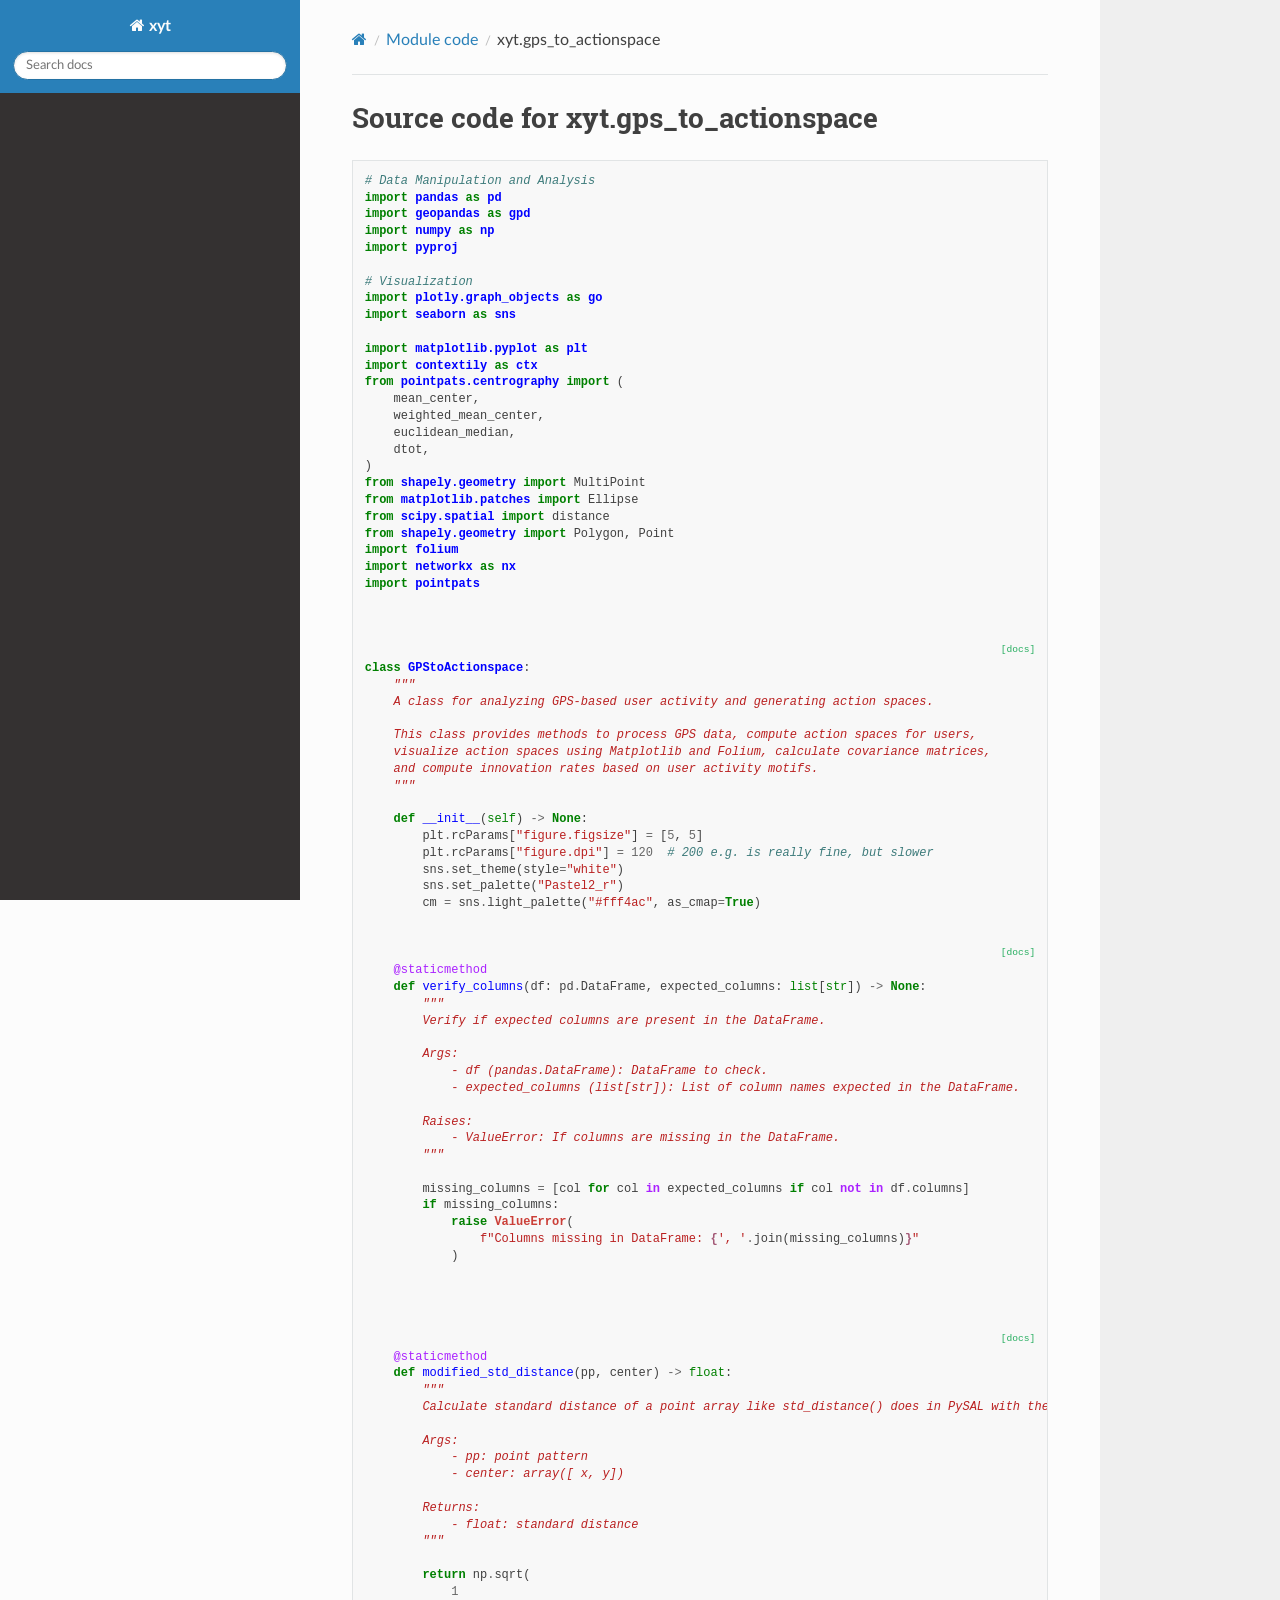
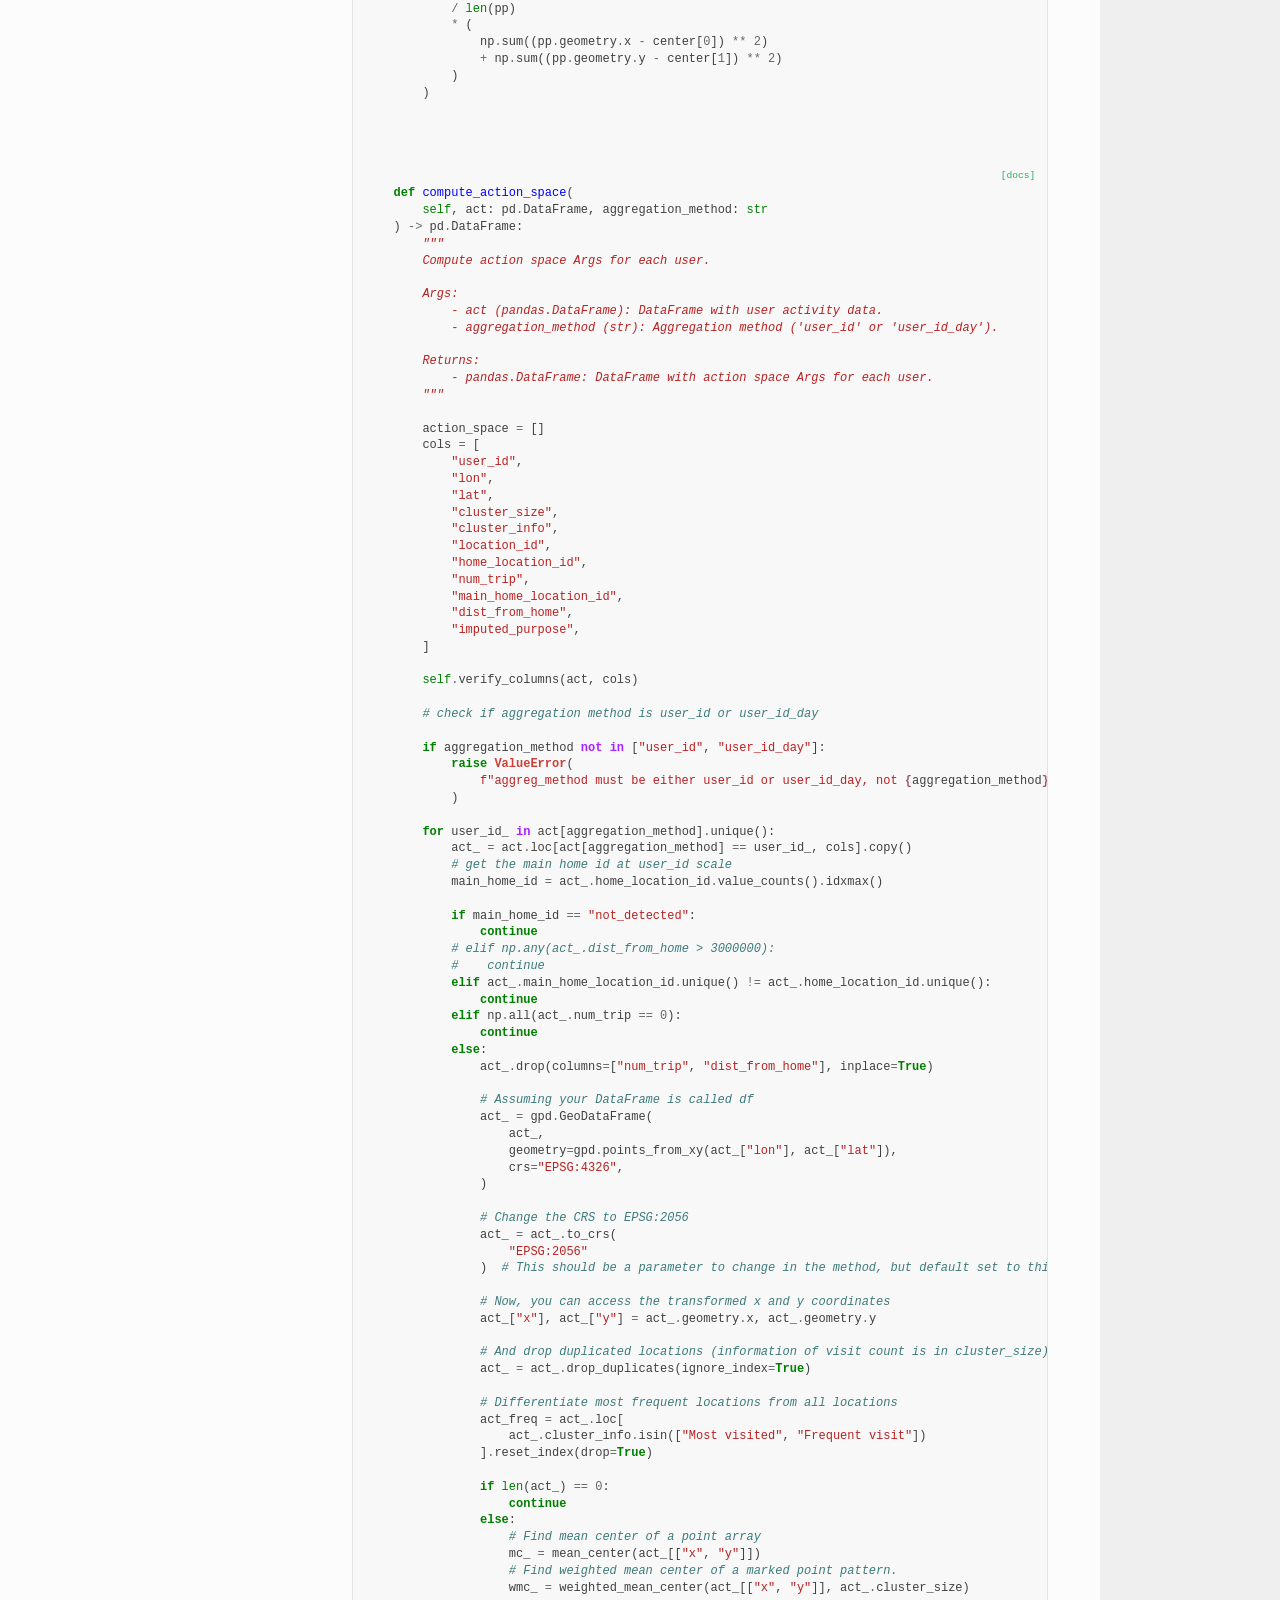
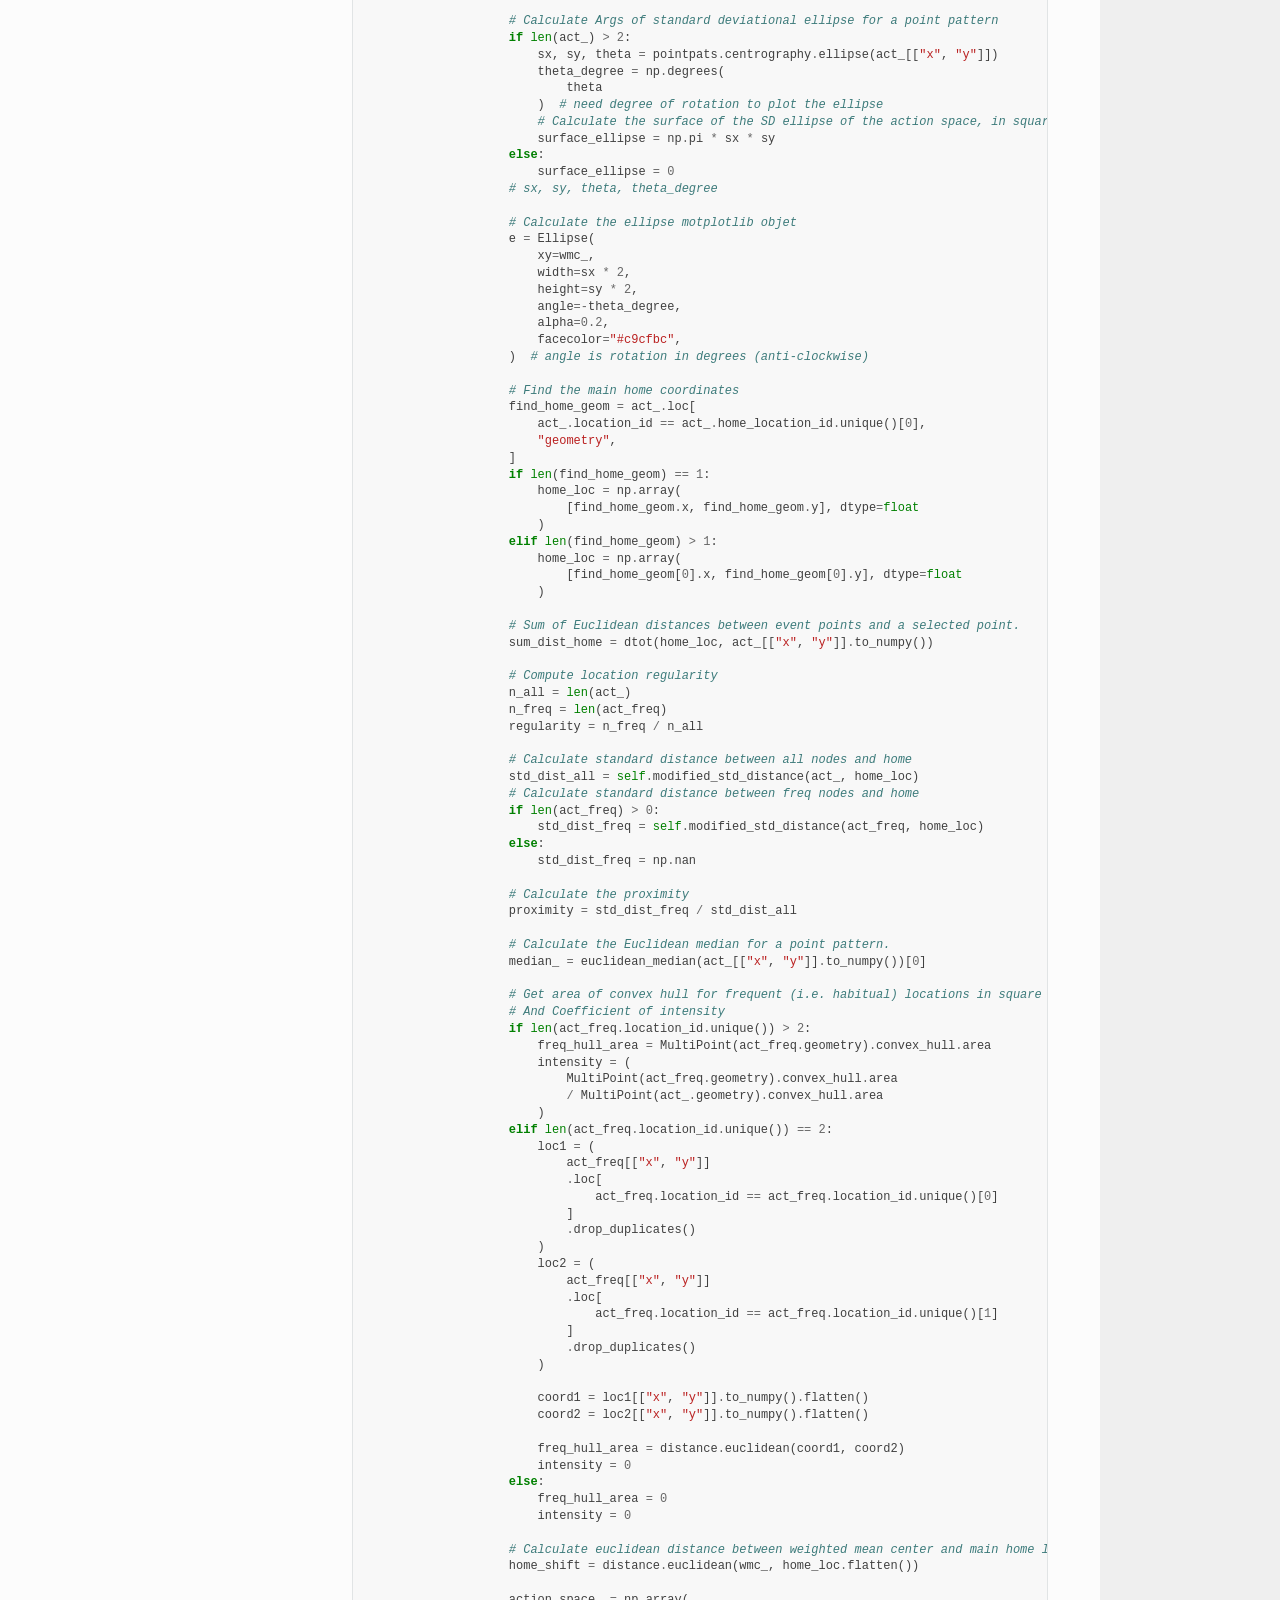
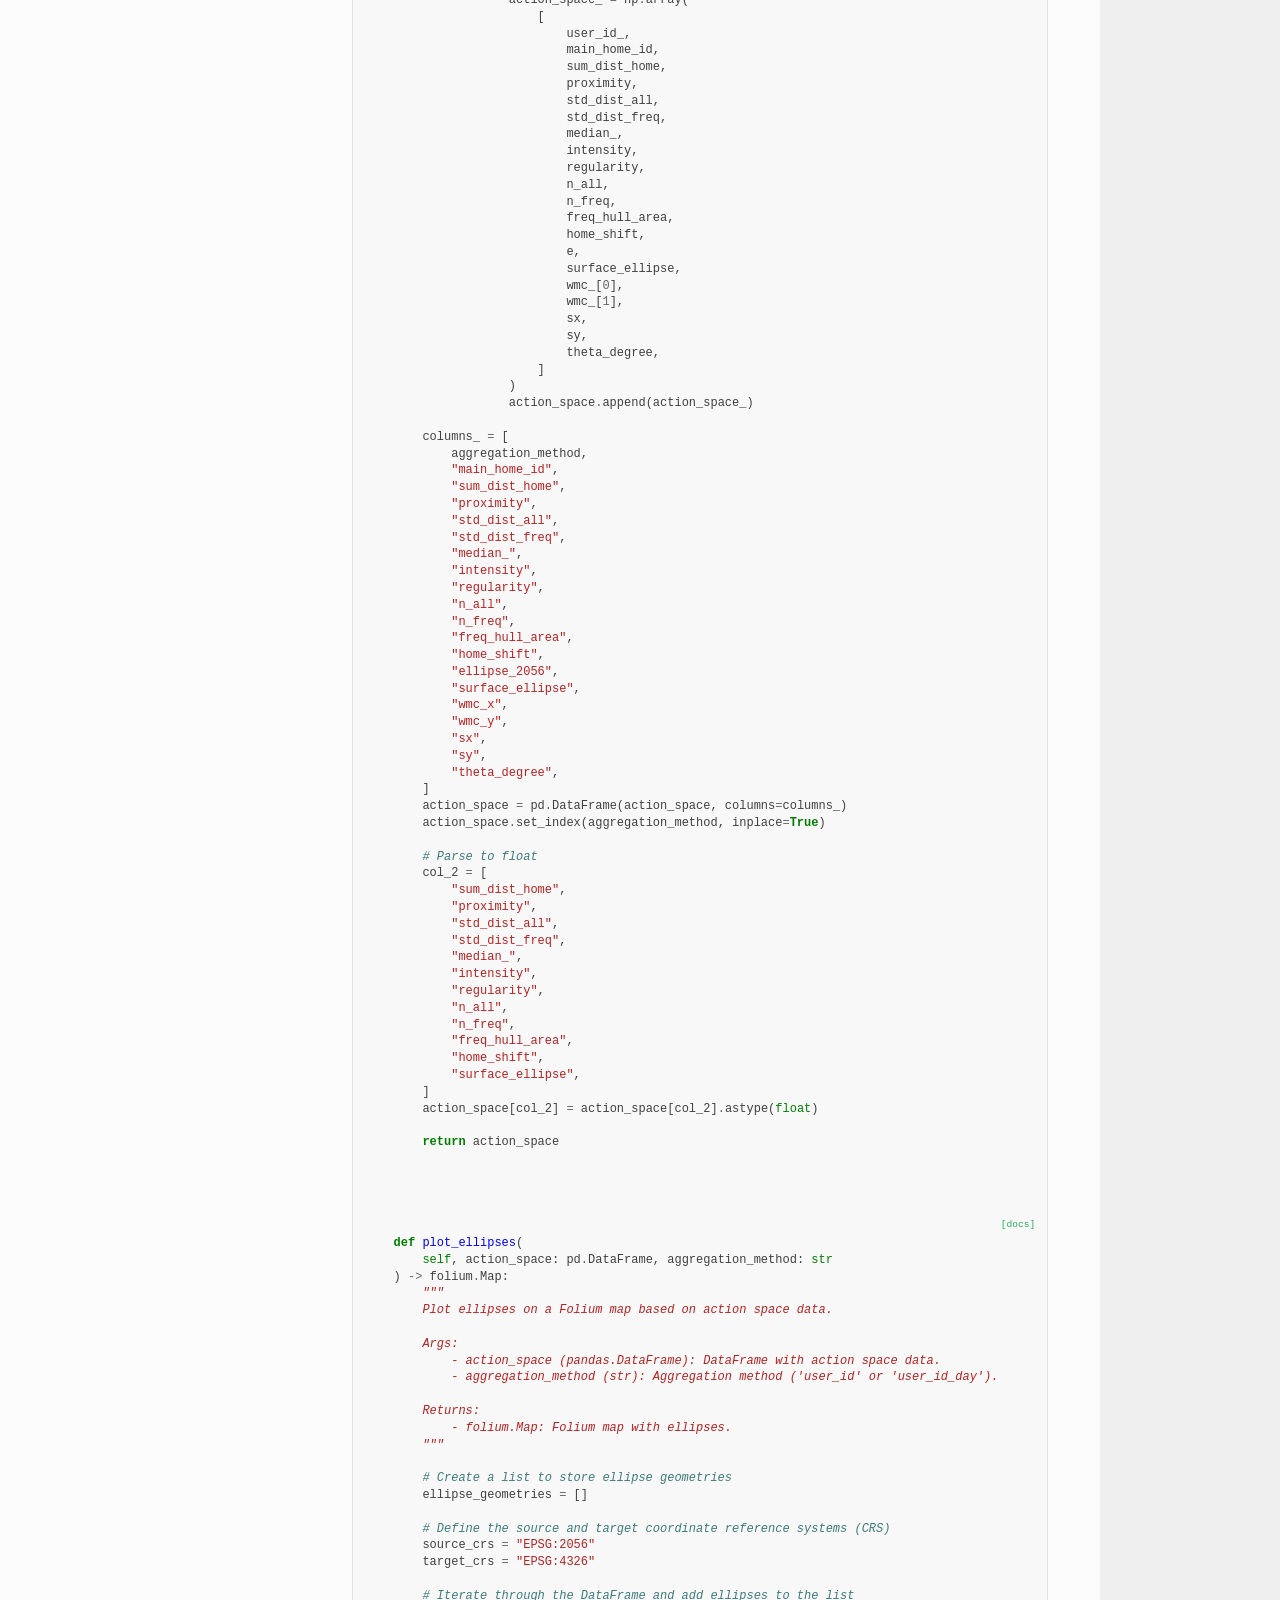
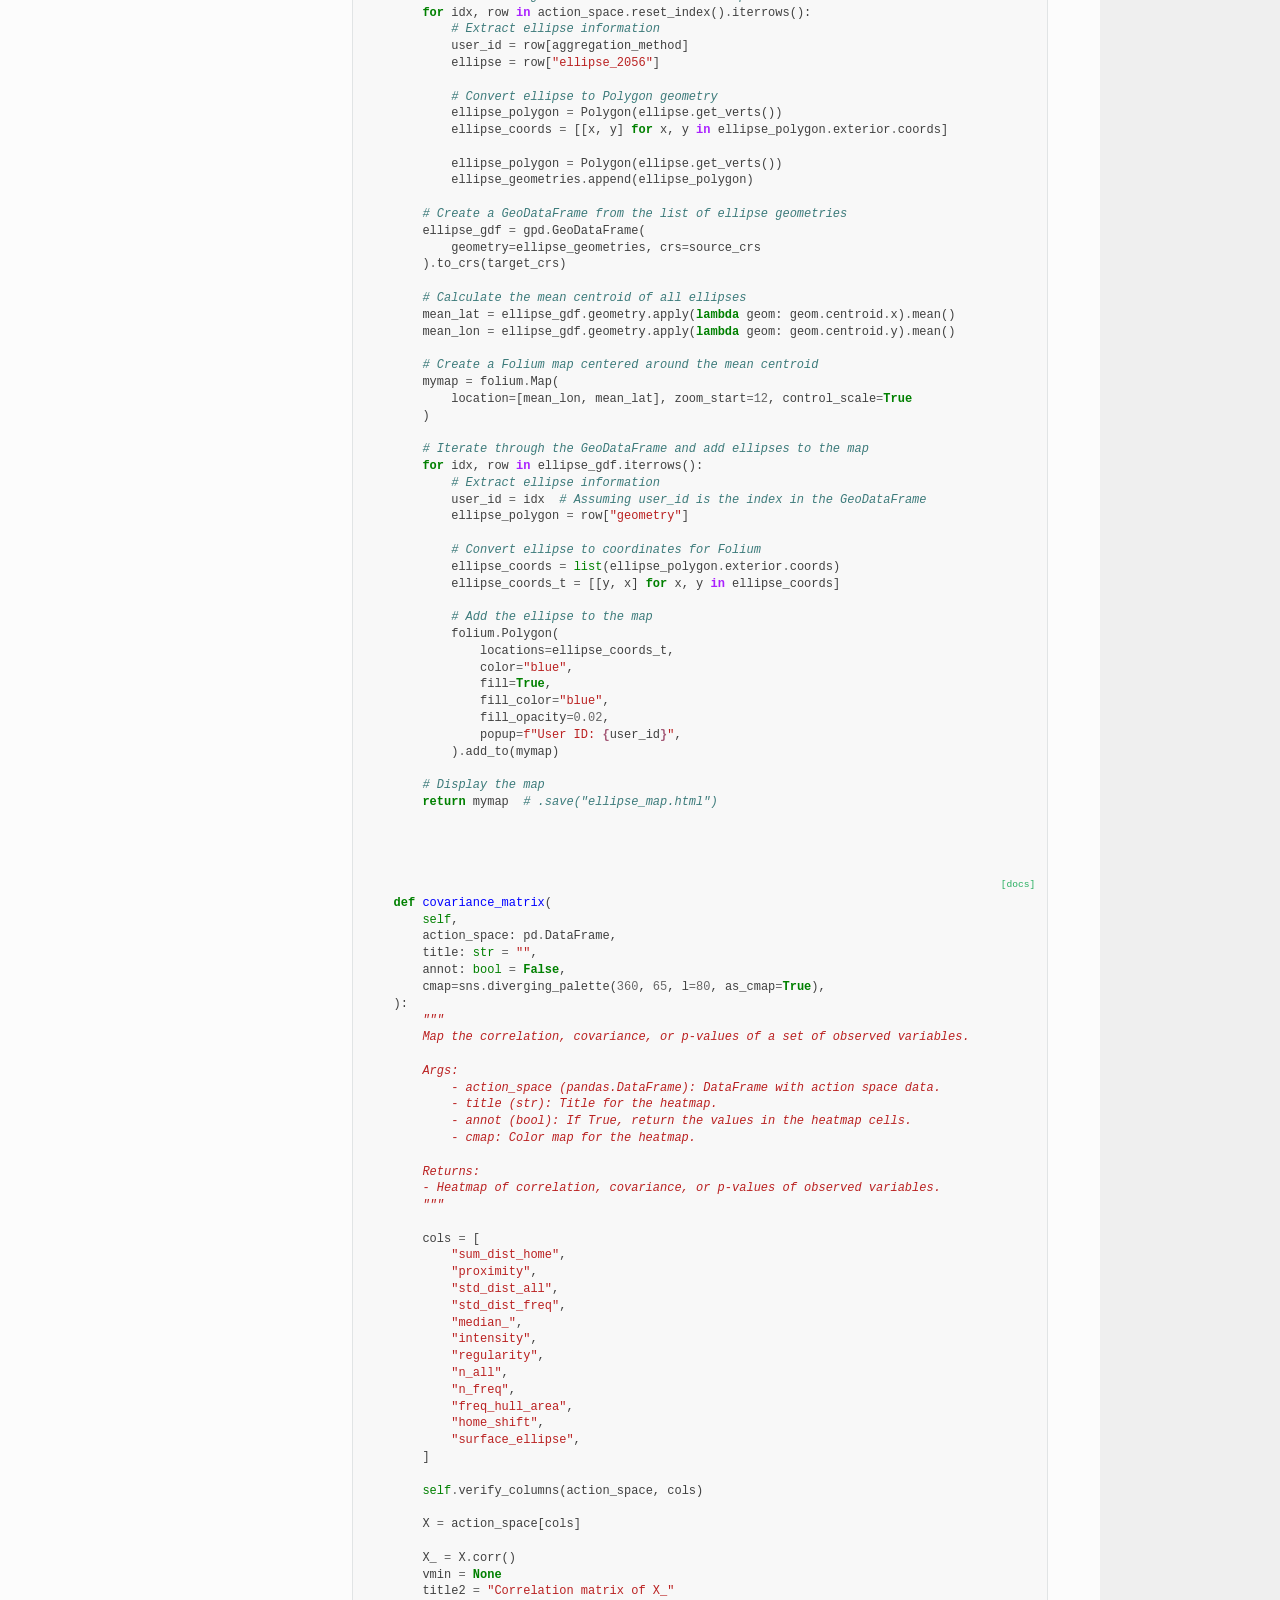
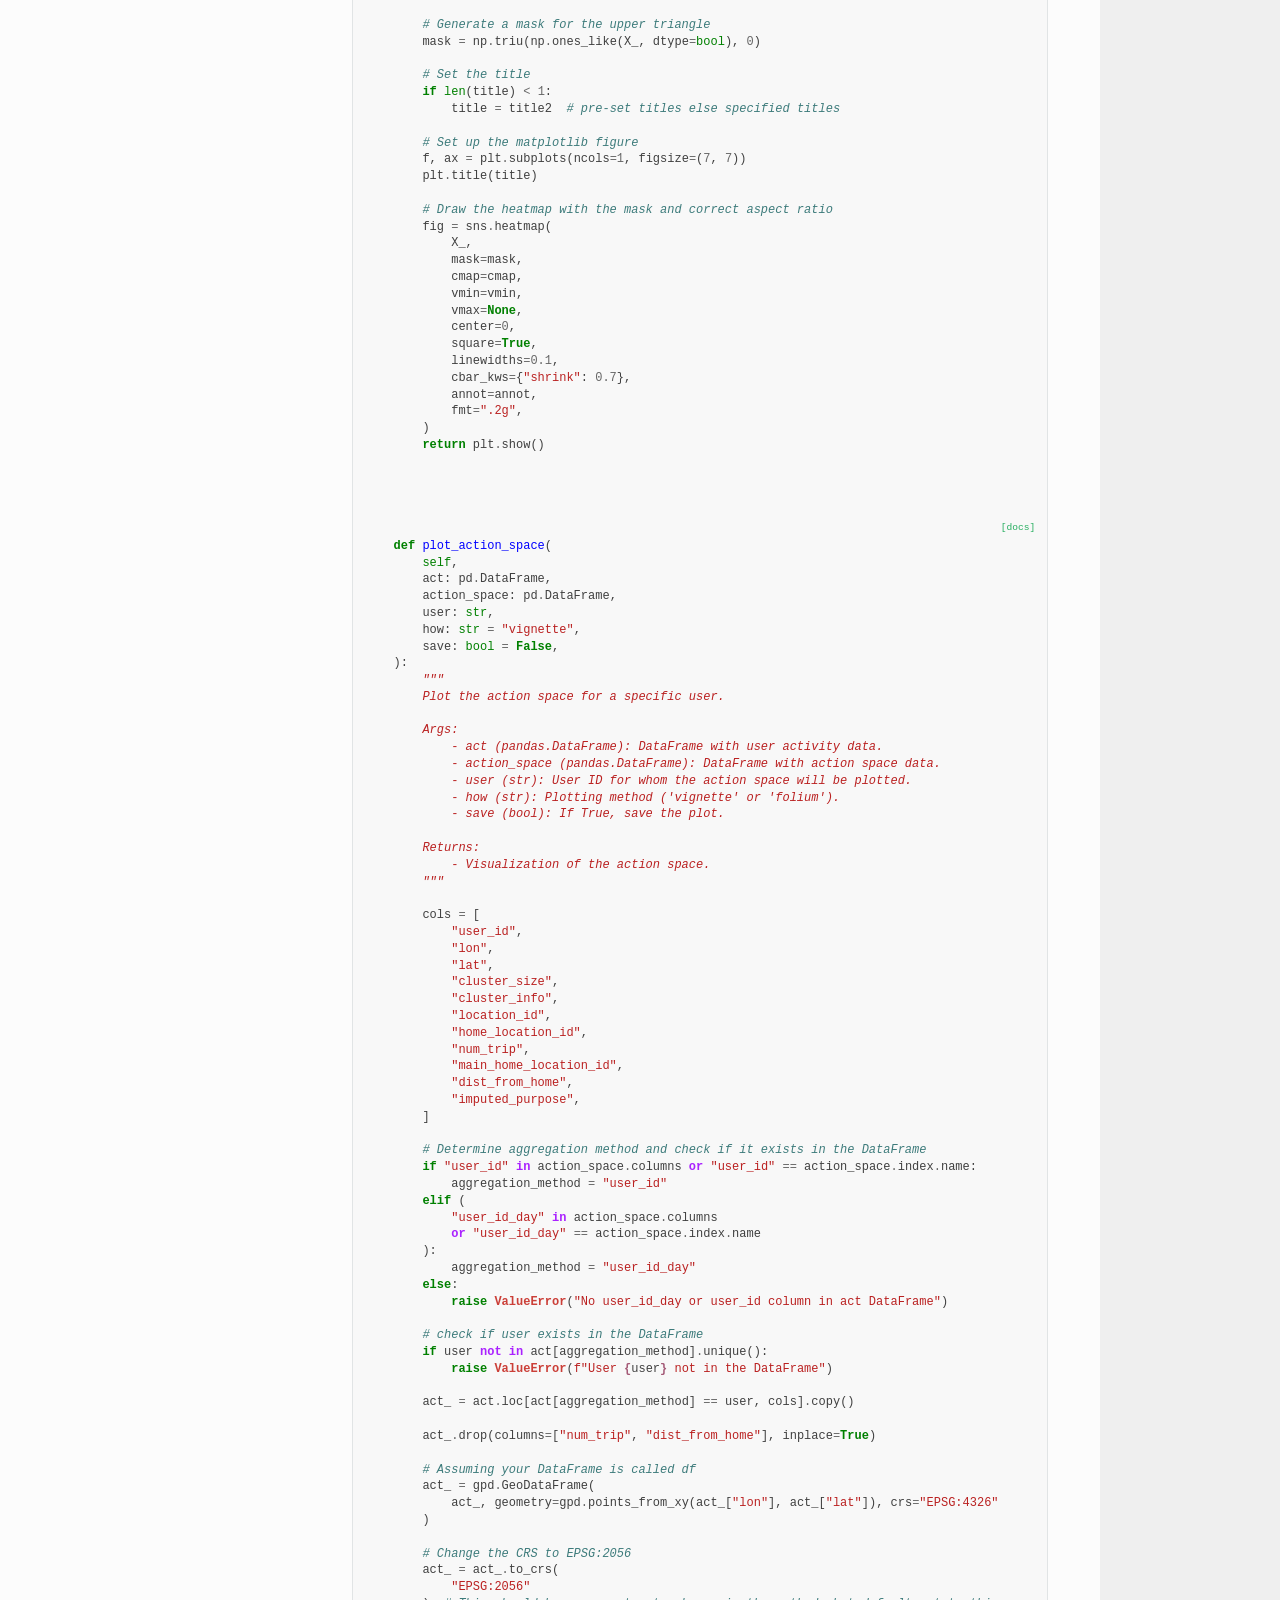
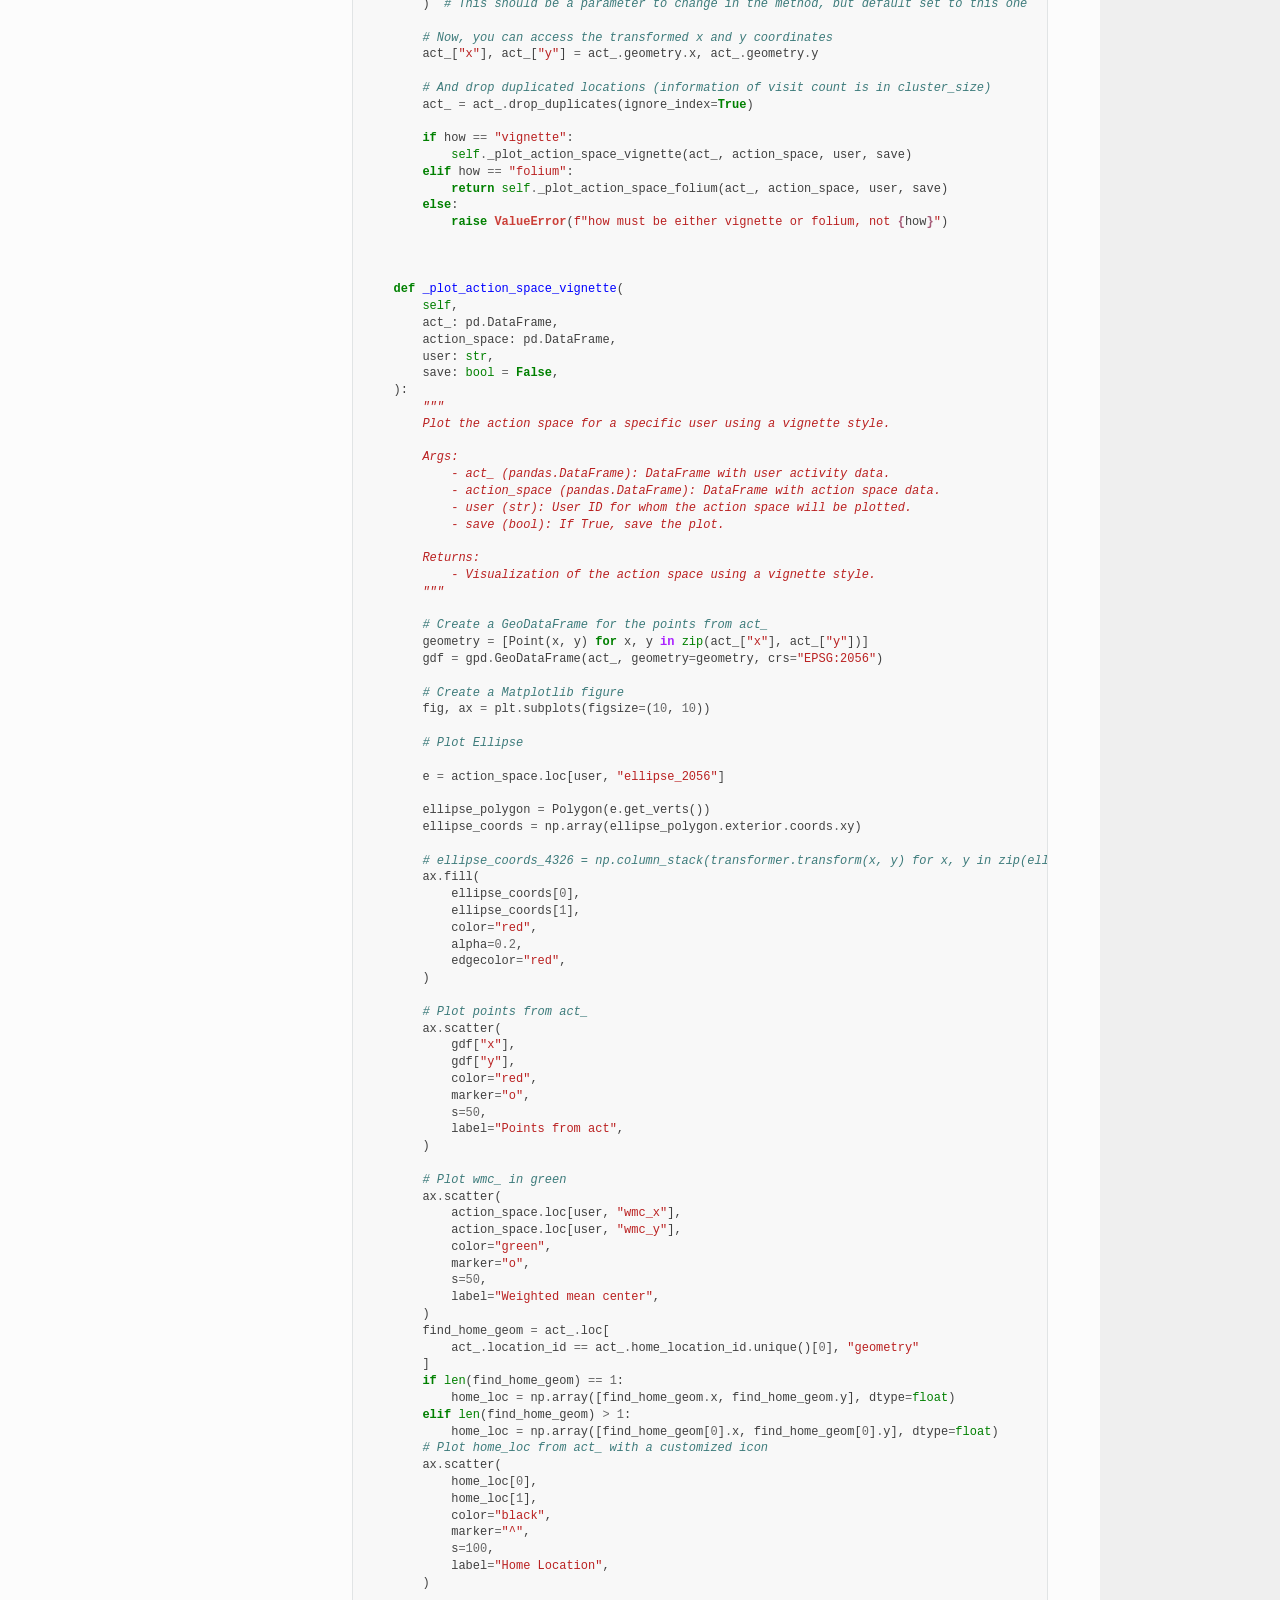
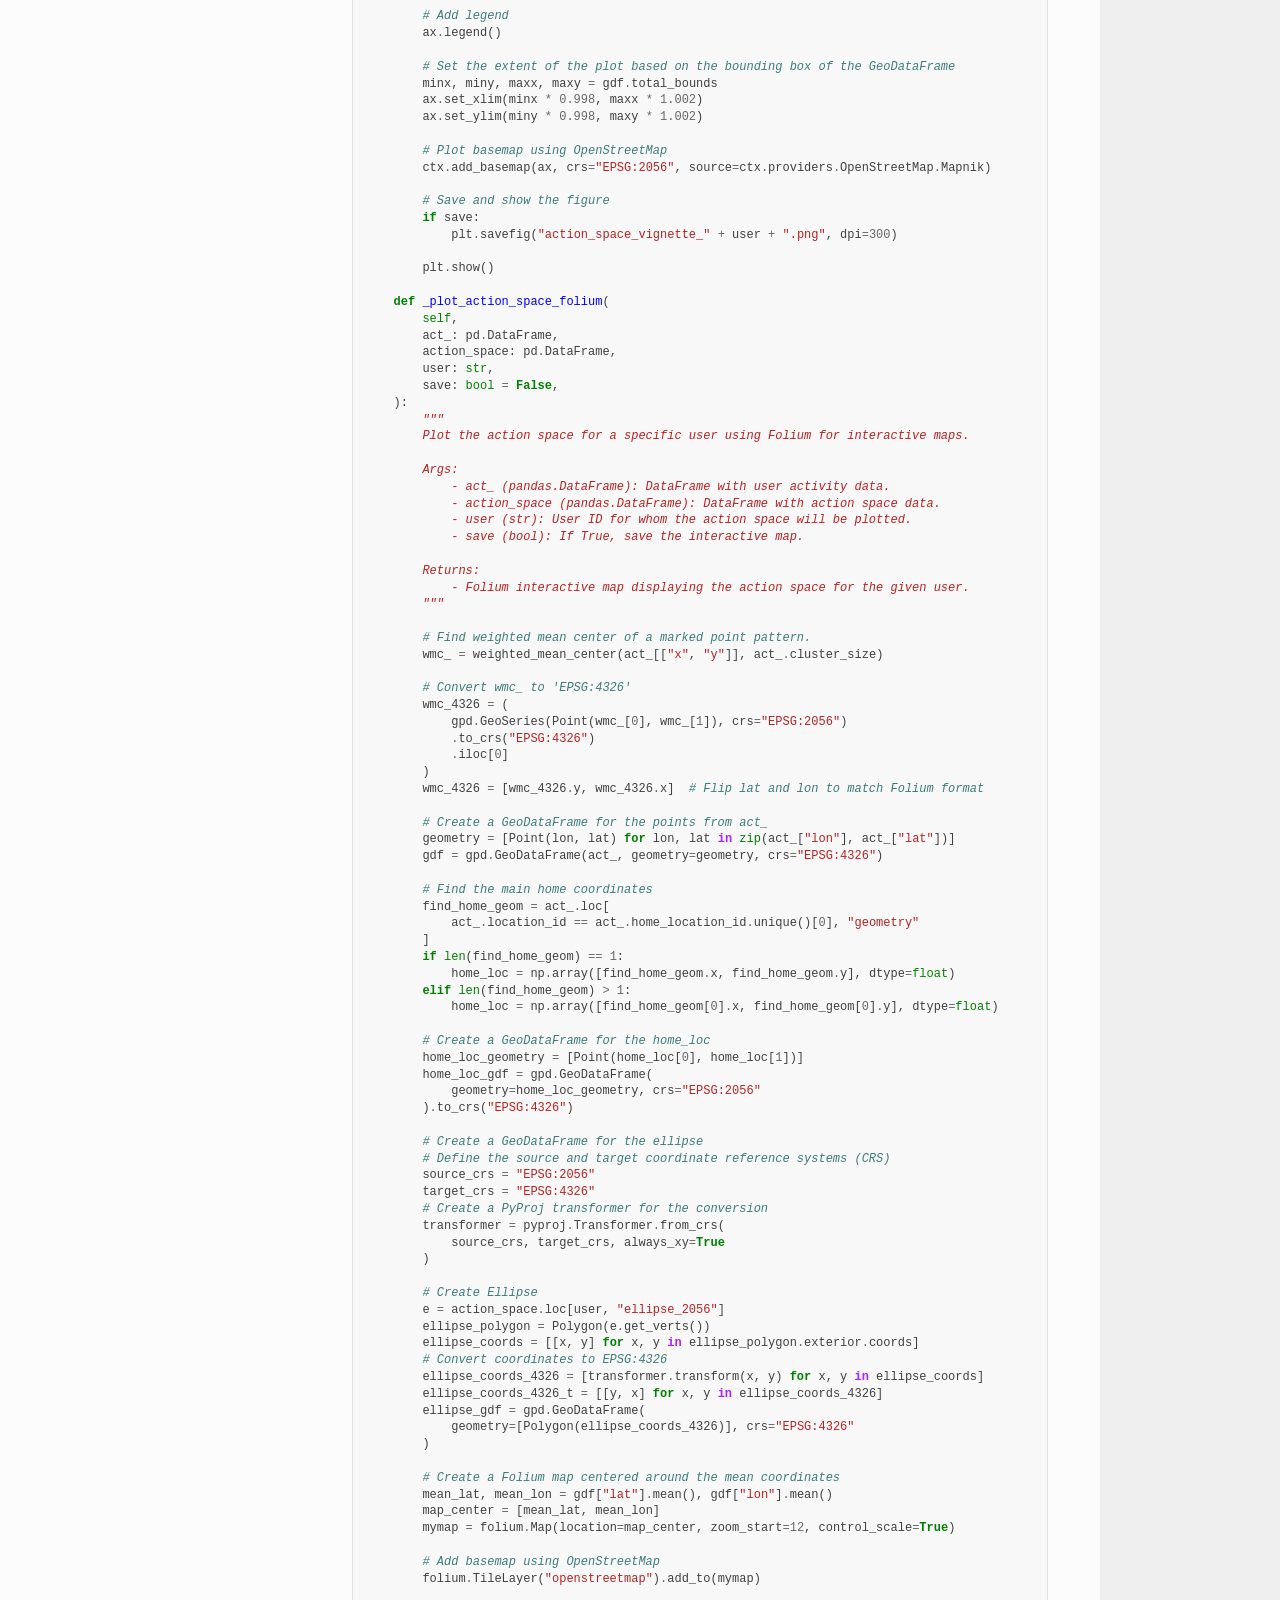
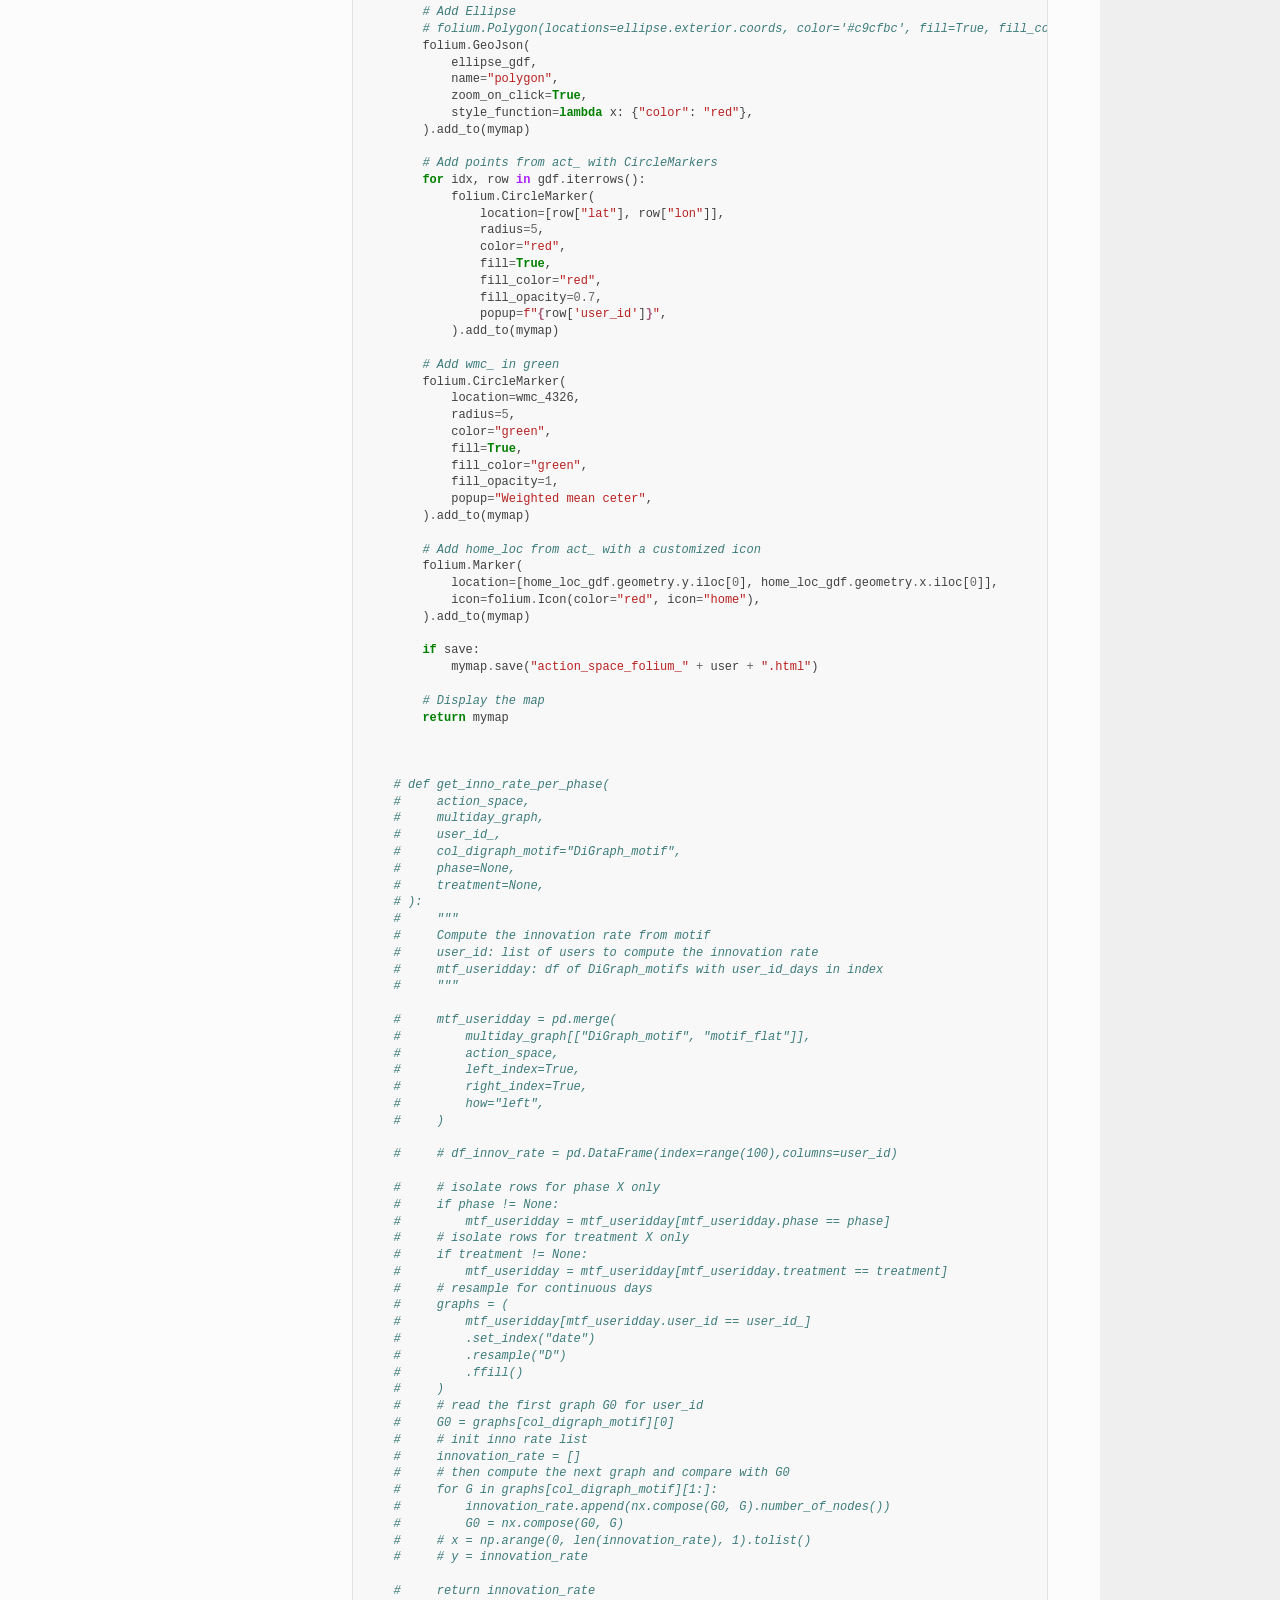
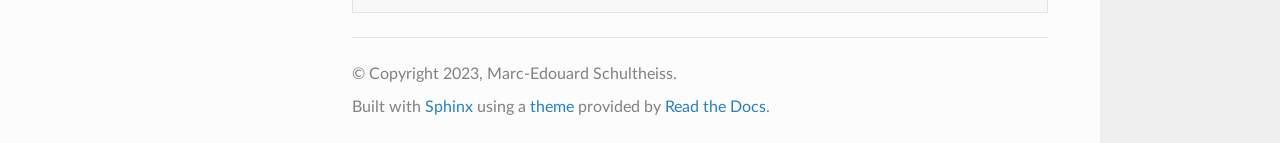
<file: _modules/xyt/gps_to_actionspace.html>
<!DOCTYPE html>
<html class="writer-html5" lang="en" data-content_root="../../">
<head>
  <meta charset="utf-8" />
  <meta name="viewport" content="width=device-width, initial-scale=1.0" />
  <title>xyt.gps_to_actionspace &mdash; xyt 0.1.0 documentation</title>
      <link rel="stylesheet" type="text/css" href="../../_static/pygments.css?v=80d5e7a1" />
      <link rel="stylesheet" type="text/css" href="../../_static/css/theme.css?v=19f00094" />

  
  <!--[if lt IE 9]>
    <script src="../../_static/js/html5shiv.min.js"></script>
  <![endif]-->
  
        <script src="../../_static/jquery.js?v=5d32c60e"></script>
        <script src="../../_static/_sphinx_javascript_frameworks_compat.js?v=2cd50e6c"></script>
        <script src="../../_static/documentation_options.js?v=01f34227"></script>
        <script src="../../_static/doctools.js?v=888ff710"></script>
        <script src="../../_static/sphinx_highlight.js?v=dc90522c"></script>
    <script src="../../_static/js/theme.js"></script>
    <link rel="index" title="Index" href="../../genindex.html" />
    <link rel="search" title="Search" href="../../search.html" /> 
</head>

<body class="wy-body-for-nav"> 
  <div class="wy-grid-for-nav">
    <nav data-toggle="wy-nav-shift" class="wy-nav-side">
      <div class="wy-side-scroll">
        <div class="wy-side-nav-search" >

          
          
          <a href="../../index.html" class="icon icon-home">
            xyt
          </a>
<div role="search">
  <form id="rtd-search-form" class="wy-form" action="../../search.html" method="get">
    <input type="text" name="q" placeholder="Search docs" aria-label="Search docs" />
    <input type="hidden" name="check_keywords" value="yes" />
    <input type="hidden" name="area" value="default" />
  </form>
</div>
        </div><div class="wy-menu wy-menu-vertical" data-spy="affix" role="navigation" aria-label="Navigation menu">
              <!-- Local TOC -->
              <div class="local-toc"></div>
        </div>
      </div>
    </nav>

    <section data-toggle="wy-nav-shift" class="wy-nav-content-wrap"><nav class="wy-nav-top" aria-label="Mobile navigation menu" >
          <i data-toggle="wy-nav-top" class="fa fa-bars"></i>
          <a href="../../index.html">xyt</a>
      </nav>

      <div class="wy-nav-content">
        <div class="rst-content">
          <div role="navigation" aria-label="Page navigation">
  <ul class="wy-breadcrumbs">
      <li><a href="../../index.html" class="icon icon-home" aria-label="Home"></a></li>
          <li class="breadcrumb-item"><a href="../index.html">Module code</a></li>
      <li class="breadcrumb-item active">xyt.gps_to_actionspace</li>
      <li class="wy-breadcrumbs-aside">
      </li>
  </ul>
  <hr/>
</div>
          <div role="main" class="document" itemscope="itemscope" itemtype="http://schema.org/Article">
           <div itemprop="articleBody">
             
  <h1>Source code for xyt.gps_to_actionspace</h1><div class="highlight"><pre>
<span></span><span class="c1"># Data Manipulation and Analysis</span>
<span class="kn">import</span> <span class="nn">pandas</span> <span class="k">as</span> <span class="nn">pd</span>
<span class="kn">import</span> <span class="nn">geopandas</span> <span class="k">as</span> <span class="nn">gpd</span>
<span class="kn">import</span> <span class="nn">numpy</span> <span class="k">as</span> <span class="nn">np</span>
<span class="kn">import</span> <span class="nn">pyproj</span>

<span class="c1"># Visualization</span>
<span class="kn">import</span> <span class="nn">plotly.graph_objects</span> <span class="k">as</span> <span class="nn">go</span>
<span class="kn">import</span> <span class="nn">seaborn</span> <span class="k">as</span> <span class="nn">sns</span>

<span class="kn">import</span> <span class="nn">matplotlib.pyplot</span> <span class="k">as</span> <span class="nn">plt</span>
<span class="kn">import</span> <span class="nn">contextily</span> <span class="k">as</span> <span class="nn">ctx</span>
<span class="kn">from</span> <span class="nn">pointpats.centrography</span> <span class="kn">import</span> <span class="p">(</span>
    <span class="n">mean_center</span><span class="p">,</span>
    <span class="n">weighted_mean_center</span><span class="p">,</span>
    <span class="n">euclidean_median</span><span class="p">,</span>
    <span class="n">dtot</span><span class="p">,</span>
<span class="p">)</span>
<span class="kn">from</span> <span class="nn">shapely.geometry</span> <span class="kn">import</span> <span class="n">MultiPoint</span>
<span class="kn">from</span> <span class="nn">matplotlib.patches</span> <span class="kn">import</span> <span class="n">Ellipse</span>
<span class="kn">from</span> <span class="nn">scipy.spatial</span> <span class="kn">import</span> <span class="n">distance</span>
<span class="kn">from</span> <span class="nn">shapely.geometry</span> <span class="kn">import</span> <span class="n">Polygon</span><span class="p">,</span> <span class="n">Point</span>
<span class="kn">import</span> <span class="nn">folium</span>
<span class="kn">import</span> <span class="nn">networkx</span> <span class="k">as</span> <span class="nn">nx</span>
<span class="kn">import</span> <span class="nn">pointpats</span>


<div class="viewcode-block" id="GPStoActionspace">
<a class="viewcode-back" href="../../xyt.html#xyt.gps_to_actionspace.GPStoActionspace">[docs]</a>
<span class="k">class</span> <span class="nc">GPStoActionspace</span><span class="p">:</span>
<span class="w">    </span><span class="sd">&quot;&quot;&quot;</span>
<span class="sd">    A class for analyzing GPS-based user activity and generating action spaces.</span>

<span class="sd">    This class provides methods to process GPS data, compute action spaces for users,</span>
<span class="sd">    visualize action spaces using Matplotlib and Folium, calculate covariance matrices,</span>
<span class="sd">    and compute innovation rates based on user activity motifs.</span>
<span class="sd">    &quot;&quot;&quot;</span>

    <span class="k">def</span> <span class="fm">__init__</span><span class="p">(</span><span class="bp">self</span><span class="p">)</span> <span class="o">-&gt;</span> <span class="kc">None</span><span class="p">:</span>
        <span class="n">plt</span><span class="o">.</span><span class="n">rcParams</span><span class="p">[</span><span class="s2">&quot;figure.figsize&quot;</span><span class="p">]</span> <span class="o">=</span> <span class="p">[</span><span class="mi">5</span><span class="p">,</span> <span class="mi">5</span><span class="p">]</span>
        <span class="n">plt</span><span class="o">.</span><span class="n">rcParams</span><span class="p">[</span><span class="s2">&quot;figure.dpi&quot;</span><span class="p">]</span> <span class="o">=</span> <span class="mi">120</span>  <span class="c1"># 200 e.g. is really fine, but slower</span>
        <span class="n">sns</span><span class="o">.</span><span class="n">set_theme</span><span class="p">(</span><span class="n">style</span><span class="o">=</span><span class="s2">&quot;white&quot;</span><span class="p">)</span>
        <span class="n">sns</span><span class="o">.</span><span class="n">set_palette</span><span class="p">(</span><span class="s2">&quot;Pastel2_r&quot;</span><span class="p">)</span>
        <span class="n">cm</span> <span class="o">=</span> <span class="n">sns</span><span class="o">.</span><span class="n">light_palette</span><span class="p">(</span><span class="s2">&quot;#fff4ac&quot;</span><span class="p">,</span> <span class="n">as_cmap</span><span class="o">=</span><span class="kc">True</span><span class="p">)</span>

<div class="viewcode-block" id="GPStoActionspace.verify_columns">
<a class="viewcode-back" href="../../xyt.html#xyt.gps_to_actionspace.GPStoActionspace.verify_columns">[docs]</a>
    <span class="nd">@staticmethod</span>
    <span class="k">def</span> <span class="nf">verify_columns</span><span class="p">(</span><span class="n">df</span><span class="p">:</span> <span class="n">pd</span><span class="o">.</span><span class="n">DataFrame</span><span class="p">,</span> <span class="n">expected_columns</span><span class="p">:</span> <span class="nb">list</span><span class="p">[</span><span class="nb">str</span><span class="p">])</span> <span class="o">-&gt;</span> <span class="kc">None</span><span class="p">:</span>
<span class="w">        </span><span class="sd">&quot;&quot;&quot;</span>
<span class="sd">        Verify if expected columns are present in the DataFrame.</span>

<span class="sd">        Args:</span>
<span class="sd">            - df (pandas.DataFrame): DataFrame to check.</span>
<span class="sd">            - expected_columns (list[str]): List of column names expected in the DataFrame.</span>

<span class="sd">        Raises:</span>
<span class="sd">            - ValueError: If columns are missing in the DataFrame.</span>
<span class="sd">        &quot;&quot;&quot;</span>

        <span class="n">missing_columns</span> <span class="o">=</span> <span class="p">[</span><span class="n">col</span> <span class="k">for</span> <span class="n">col</span> <span class="ow">in</span> <span class="n">expected_columns</span> <span class="k">if</span> <span class="n">col</span> <span class="ow">not</span> <span class="ow">in</span> <span class="n">df</span><span class="o">.</span><span class="n">columns</span><span class="p">]</span>
        <span class="k">if</span> <span class="n">missing_columns</span><span class="p">:</span>
            <span class="k">raise</span> <span class="ne">ValueError</span><span class="p">(</span>
                <span class="sa">f</span><span class="s2">&quot;Columns missing in DataFrame: </span><span class="si">{</span><span class="s1">&#39;, &#39;</span><span class="o">.</span><span class="n">join</span><span class="p">(</span><span class="n">missing_columns</span><span class="p">)</span><span class="si">}</span><span class="s2">&quot;</span>
            <span class="p">)</span></div>


<div class="viewcode-block" id="GPStoActionspace.modified_std_distance">
<a class="viewcode-back" href="../../xyt.html#xyt.gps_to_actionspace.GPStoActionspace.modified_std_distance">[docs]</a>
    <span class="nd">@staticmethod</span>
    <span class="k">def</span> <span class="nf">modified_std_distance</span><span class="p">(</span><span class="n">pp</span><span class="p">,</span> <span class="n">center</span><span class="p">)</span> <span class="o">-&gt;</span> <span class="nb">float</span><span class="p">:</span>
<span class="w">        </span><span class="sd">&quot;&quot;&quot;</span>
<span class="sd">        Calculate standard distance of a point array like std_distance() does in PySAL with the mean center, but we can specify here a different center.</span>

<span class="sd">        Args:</span>
<span class="sd">            - pp: point pattern</span>
<span class="sd">            - center: array([ x, y])</span>

<span class="sd">        Returns:</span>
<span class="sd">            - float: standard distance</span>
<span class="sd">        &quot;&quot;&quot;</span>

        <span class="k">return</span> <span class="n">np</span><span class="o">.</span><span class="n">sqrt</span><span class="p">(</span>
            <span class="mi">1</span>
            <span class="o">/</span> <span class="nb">len</span><span class="p">(</span><span class="n">pp</span><span class="p">)</span>
            <span class="o">*</span> <span class="p">(</span>
                <span class="n">np</span><span class="o">.</span><span class="n">sum</span><span class="p">((</span><span class="n">pp</span><span class="o">.</span><span class="n">geometry</span><span class="o">.</span><span class="n">x</span> <span class="o">-</span> <span class="n">center</span><span class="p">[</span><span class="mi">0</span><span class="p">])</span> <span class="o">**</span> <span class="mi">2</span><span class="p">)</span>
                <span class="o">+</span> <span class="n">np</span><span class="o">.</span><span class="n">sum</span><span class="p">((</span><span class="n">pp</span><span class="o">.</span><span class="n">geometry</span><span class="o">.</span><span class="n">y</span> <span class="o">-</span> <span class="n">center</span><span class="p">[</span><span class="mi">1</span><span class="p">])</span> <span class="o">**</span> <span class="mi">2</span><span class="p">)</span>
            <span class="p">)</span>
        <span class="p">)</span></div>


<div class="viewcode-block" id="GPStoActionspace.compute_action_space">
<a class="viewcode-back" href="../../xyt.html#xyt.gps_to_actionspace.GPStoActionspace.compute_action_space">[docs]</a>
    <span class="k">def</span> <span class="nf">compute_action_space</span><span class="p">(</span>
        <span class="bp">self</span><span class="p">,</span> <span class="n">act</span><span class="p">:</span> <span class="n">pd</span><span class="o">.</span><span class="n">DataFrame</span><span class="p">,</span> <span class="n">aggregation_method</span><span class="p">:</span> <span class="nb">str</span>
    <span class="p">)</span> <span class="o">-&gt;</span> <span class="n">pd</span><span class="o">.</span><span class="n">DataFrame</span><span class="p">:</span>
<span class="w">        </span><span class="sd">&quot;&quot;&quot;</span>
<span class="sd">        Compute action space Args for each user.</span>

<span class="sd">        Args:</span>
<span class="sd">            - act (pandas.DataFrame): DataFrame with user activity data.</span>
<span class="sd">            - aggregation_method (str): Aggregation method (&#39;user_id&#39; or &#39;user_id_day&#39;).</span>

<span class="sd">        Returns:</span>
<span class="sd">            - pandas.DataFrame: DataFrame with action space Args for each user.</span>
<span class="sd">        &quot;&quot;&quot;</span>

        <span class="n">action_space</span> <span class="o">=</span> <span class="p">[]</span>
        <span class="n">cols</span> <span class="o">=</span> <span class="p">[</span>
            <span class="s2">&quot;user_id&quot;</span><span class="p">,</span>
            <span class="s2">&quot;lon&quot;</span><span class="p">,</span>
            <span class="s2">&quot;lat&quot;</span><span class="p">,</span>
            <span class="s2">&quot;cluster_size&quot;</span><span class="p">,</span>
            <span class="s2">&quot;cluster_info&quot;</span><span class="p">,</span>
            <span class="s2">&quot;location_id&quot;</span><span class="p">,</span>
            <span class="s2">&quot;home_location_id&quot;</span><span class="p">,</span>
            <span class="s2">&quot;num_trip&quot;</span><span class="p">,</span>
            <span class="s2">&quot;main_home_location_id&quot;</span><span class="p">,</span>
            <span class="s2">&quot;dist_from_home&quot;</span><span class="p">,</span>
            <span class="s2">&quot;imputed_purpose&quot;</span><span class="p">,</span>
        <span class="p">]</span>

        <span class="bp">self</span><span class="o">.</span><span class="n">verify_columns</span><span class="p">(</span><span class="n">act</span><span class="p">,</span> <span class="n">cols</span><span class="p">)</span>

        <span class="c1"># check if aggregation method is user_id or user_id_day</span>

        <span class="k">if</span> <span class="n">aggregation_method</span> <span class="ow">not</span> <span class="ow">in</span> <span class="p">[</span><span class="s2">&quot;user_id&quot;</span><span class="p">,</span> <span class="s2">&quot;user_id_day&quot;</span><span class="p">]:</span>
            <span class="k">raise</span> <span class="ne">ValueError</span><span class="p">(</span>
                <span class="sa">f</span><span class="s2">&quot;aggreg_method must be either user_id or user_id_day, not </span><span class="si">{</span><span class="n">aggregation_method</span><span class="si">}</span><span class="s2">&quot;</span>
            <span class="p">)</span>

        <span class="k">for</span> <span class="n">user_id_</span> <span class="ow">in</span> <span class="n">act</span><span class="p">[</span><span class="n">aggregation_method</span><span class="p">]</span><span class="o">.</span><span class="n">unique</span><span class="p">():</span>
            <span class="n">act_</span> <span class="o">=</span> <span class="n">act</span><span class="o">.</span><span class="n">loc</span><span class="p">[</span><span class="n">act</span><span class="p">[</span><span class="n">aggregation_method</span><span class="p">]</span> <span class="o">==</span> <span class="n">user_id_</span><span class="p">,</span> <span class="n">cols</span><span class="p">]</span><span class="o">.</span><span class="n">copy</span><span class="p">()</span>
            <span class="c1"># get the main home id at user_id scale</span>
            <span class="n">main_home_id</span> <span class="o">=</span> <span class="n">act_</span><span class="o">.</span><span class="n">home_location_id</span><span class="o">.</span><span class="n">value_counts</span><span class="p">()</span><span class="o">.</span><span class="n">idxmax</span><span class="p">()</span>

            <span class="k">if</span> <span class="n">main_home_id</span> <span class="o">==</span> <span class="s2">&quot;not_detected&quot;</span><span class="p">:</span>
                <span class="k">continue</span>
            <span class="c1"># elif np.any(act_.dist_from_home &gt; 3000000):</span>
            <span class="c1">#    continue</span>
            <span class="k">elif</span> <span class="n">act_</span><span class="o">.</span><span class="n">main_home_location_id</span><span class="o">.</span><span class="n">unique</span><span class="p">()</span> <span class="o">!=</span> <span class="n">act_</span><span class="o">.</span><span class="n">home_location_id</span><span class="o">.</span><span class="n">unique</span><span class="p">():</span>
                <span class="k">continue</span>
            <span class="k">elif</span> <span class="n">np</span><span class="o">.</span><span class="n">all</span><span class="p">(</span><span class="n">act_</span><span class="o">.</span><span class="n">num_trip</span> <span class="o">==</span> <span class="mi">0</span><span class="p">):</span>
                <span class="k">continue</span>
            <span class="k">else</span><span class="p">:</span>
                <span class="n">act_</span><span class="o">.</span><span class="n">drop</span><span class="p">(</span><span class="n">columns</span><span class="o">=</span><span class="p">[</span><span class="s2">&quot;num_trip&quot;</span><span class="p">,</span> <span class="s2">&quot;dist_from_home&quot;</span><span class="p">],</span> <span class="n">inplace</span><span class="o">=</span><span class="kc">True</span><span class="p">)</span>

                <span class="c1"># Assuming your DataFrame is called df</span>
                <span class="n">act_</span> <span class="o">=</span> <span class="n">gpd</span><span class="o">.</span><span class="n">GeoDataFrame</span><span class="p">(</span>
                    <span class="n">act_</span><span class="p">,</span>
                    <span class="n">geometry</span><span class="o">=</span><span class="n">gpd</span><span class="o">.</span><span class="n">points_from_xy</span><span class="p">(</span><span class="n">act_</span><span class="p">[</span><span class="s2">&quot;lon&quot;</span><span class="p">],</span> <span class="n">act_</span><span class="p">[</span><span class="s2">&quot;lat&quot;</span><span class="p">]),</span>
                    <span class="n">crs</span><span class="o">=</span><span class="s2">&quot;EPSG:4326&quot;</span><span class="p">,</span>
                <span class="p">)</span>

                <span class="c1"># Change the CRS to EPSG:2056</span>
                <span class="n">act_</span> <span class="o">=</span> <span class="n">act_</span><span class="o">.</span><span class="n">to_crs</span><span class="p">(</span>
                    <span class="s2">&quot;EPSG:2056&quot;</span>
                <span class="p">)</span>  <span class="c1"># This should be a parameter to change in the method, but default set to this one</span>

                <span class="c1"># Now, you can access the transformed x and y coordinates</span>
                <span class="n">act_</span><span class="p">[</span><span class="s2">&quot;x&quot;</span><span class="p">],</span> <span class="n">act_</span><span class="p">[</span><span class="s2">&quot;y&quot;</span><span class="p">]</span> <span class="o">=</span> <span class="n">act_</span><span class="o">.</span><span class="n">geometry</span><span class="o">.</span><span class="n">x</span><span class="p">,</span> <span class="n">act_</span><span class="o">.</span><span class="n">geometry</span><span class="o">.</span><span class="n">y</span>

                <span class="c1"># And drop duplicated locations (information of visit count is in cluster_size)</span>
                <span class="n">act_</span> <span class="o">=</span> <span class="n">act_</span><span class="o">.</span><span class="n">drop_duplicates</span><span class="p">(</span><span class="n">ignore_index</span><span class="o">=</span><span class="kc">True</span><span class="p">)</span>

                <span class="c1"># Differentiate most frequent locations from all locations</span>
                <span class="n">act_freq</span> <span class="o">=</span> <span class="n">act_</span><span class="o">.</span><span class="n">loc</span><span class="p">[</span>
                    <span class="n">act_</span><span class="o">.</span><span class="n">cluster_info</span><span class="o">.</span><span class="n">isin</span><span class="p">([</span><span class="s2">&quot;Most visited&quot;</span><span class="p">,</span> <span class="s2">&quot;Frequent visit&quot;</span><span class="p">])</span>
                <span class="p">]</span><span class="o">.</span><span class="n">reset_index</span><span class="p">(</span><span class="n">drop</span><span class="o">=</span><span class="kc">True</span><span class="p">)</span>

                <span class="k">if</span> <span class="nb">len</span><span class="p">(</span><span class="n">act_</span><span class="p">)</span> <span class="o">==</span> <span class="mi">0</span><span class="p">:</span>
                    <span class="k">continue</span>
                <span class="k">else</span><span class="p">:</span>
                    <span class="c1"># Find mean center of a point array</span>
                    <span class="n">mc_</span> <span class="o">=</span> <span class="n">mean_center</span><span class="p">(</span><span class="n">act_</span><span class="p">[[</span><span class="s2">&quot;x&quot;</span><span class="p">,</span> <span class="s2">&quot;y&quot;</span><span class="p">]])</span>
                    <span class="c1"># Find weighted mean center of a marked point pattern.</span>
                    <span class="n">wmc_</span> <span class="o">=</span> <span class="n">weighted_mean_center</span><span class="p">(</span><span class="n">act_</span><span class="p">[[</span><span class="s2">&quot;x&quot;</span><span class="p">,</span> <span class="s2">&quot;y&quot;</span><span class="p">]],</span> <span class="n">act_</span><span class="o">.</span><span class="n">cluster_size</span><span class="p">)</span>

                    <span class="c1"># Calculate Args of standard deviational ellipse for a point pattern</span>
                    <span class="k">if</span> <span class="nb">len</span><span class="p">(</span><span class="n">act_</span><span class="p">)</span> <span class="o">&gt;</span> <span class="mi">2</span><span class="p">:</span>
                        <span class="n">sx</span><span class="p">,</span> <span class="n">sy</span><span class="p">,</span> <span class="n">theta</span> <span class="o">=</span> <span class="n">pointpats</span><span class="o">.</span><span class="n">centrography</span><span class="o">.</span><span class="n">ellipse</span><span class="p">(</span><span class="n">act_</span><span class="p">[[</span><span class="s2">&quot;x&quot;</span><span class="p">,</span> <span class="s2">&quot;y&quot;</span><span class="p">]])</span>
                        <span class="n">theta_degree</span> <span class="o">=</span> <span class="n">np</span><span class="o">.</span><span class="n">degrees</span><span class="p">(</span>
                            <span class="n">theta</span>
                        <span class="p">)</span>  <span class="c1"># need degree of rotation to plot the ellipse</span>
                        <span class="c1"># Calculate the surface of the SD ellipse of the action space, in square meters</span>
                        <span class="n">surface_ellipse</span> <span class="o">=</span> <span class="n">np</span><span class="o">.</span><span class="n">pi</span> <span class="o">*</span> <span class="n">sx</span> <span class="o">*</span> <span class="n">sy</span>
                    <span class="k">else</span><span class="p">:</span>
                        <span class="n">surface_ellipse</span> <span class="o">=</span> <span class="mi">0</span>
                    <span class="c1"># sx, sy, theta, theta_degree</span>

                    <span class="c1"># Calculate the ellipse motplotlib objet</span>
                    <span class="n">e</span> <span class="o">=</span> <span class="n">Ellipse</span><span class="p">(</span>
                        <span class="n">xy</span><span class="o">=</span><span class="n">wmc_</span><span class="p">,</span>
                        <span class="n">width</span><span class="o">=</span><span class="n">sx</span> <span class="o">*</span> <span class="mi">2</span><span class="p">,</span>
                        <span class="n">height</span><span class="o">=</span><span class="n">sy</span> <span class="o">*</span> <span class="mi">2</span><span class="p">,</span>
                        <span class="n">angle</span><span class="o">=-</span><span class="n">theta_degree</span><span class="p">,</span>
                        <span class="n">alpha</span><span class="o">=</span><span class="mf">0.2</span><span class="p">,</span>
                        <span class="n">facecolor</span><span class="o">=</span><span class="s2">&quot;#c9cfbc&quot;</span><span class="p">,</span>
                    <span class="p">)</span>  <span class="c1"># angle is rotation in degrees (anti-clockwise)</span>

                    <span class="c1"># Find the main home coordinates</span>
                    <span class="n">find_home_geom</span> <span class="o">=</span> <span class="n">act_</span><span class="o">.</span><span class="n">loc</span><span class="p">[</span>
                        <span class="n">act_</span><span class="o">.</span><span class="n">location_id</span> <span class="o">==</span> <span class="n">act_</span><span class="o">.</span><span class="n">home_location_id</span><span class="o">.</span><span class="n">unique</span><span class="p">()[</span><span class="mi">0</span><span class="p">],</span>
                        <span class="s2">&quot;geometry&quot;</span><span class="p">,</span>
                    <span class="p">]</span>
                    <span class="k">if</span> <span class="nb">len</span><span class="p">(</span><span class="n">find_home_geom</span><span class="p">)</span> <span class="o">==</span> <span class="mi">1</span><span class="p">:</span>
                        <span class="n">home_loc</span> <span class="o">=</span> <span class="n">np</span><span class="o">.</span><span class="n">array</span><span class="p">(</span>
                            <span class="p">[</span><span class="n">find_home_geom</span><span class="o">.</span><span class="n">x</span><span class="p">,</span> <span class="n">find_home_geom</span><span class="o">.</span><span class="n">y</span><span class="p">],</span> <span class="n">dtype</span><span class="o">=</span><span class="nb">float</span>
                        <span class="p">)</span>
                    <span class="k">elif</span> <span class="nb">len</span><span class="p">(</span><span class="n">find_home_geom</span><span class="p">)</span> <span class="o">&gt;</span> <span class="mi">1</span><span class="p">:</span>
                        <span class="n">home_loc</span> <span class="o">=</span> <span class="n">np</span><span class="o">.</span><span class="n">array</span><span class="p">(</span>
                            <span class="p">[</span><span class="n">find_home_geom</span><span class="p">[</span><span class="mi">0</span><span class="p">]</span><span class="o">.</span><span class="n">x</span><span class="p">,</span> <span class="n">find_home_geom</span><span class="p">[</span><span class="mi">0</span><span class="p">]</span><span class="o">.</span><span class="n">y</span><span class="p">],</span> <span class="n">dtype</span><span class="o">=</span><span class="nb">float</span>
                        <span class="p">)</span>

                    <span class="c1"># Sum of Euclidean distances between event points and a selected point.</span>
                    <span class="n">sum_dist_home</span> <span class="o">=</span> <span class="n">dtot</span><span class="p">(</span><span class="n">home_loc</span><span class="p">,</span> <span class="n">act_</span><span class="p">[[</span><span class="s2">&quot;x&quot;</span><span class="p">,</span> <span class="s2">&quot;y&quot;</span><span class="p">]]</span><span class="o">.</span><span class="n">to_numpy</span><span class="p">())</span>

                    <span class="c1"># Compute location regularity</span>
                    <span class="n">n_all</span> <span class="o">=</span> <span class="nb">len</span><span class="p">(</span><span class="n">act_</span><span class="p">)</span>
                    <span class="n">n_freq</span> <span class="o">=</span> <span class="nb">len</span><span class="p">(</span><span class="n">act_freq</span><span class="p">)</span>
                    <span class="n">regularity</span> <span class="o">=</span> <span class="n">n_freq</span> <span class="o">/</span> <span class="n">n_all</span>

                    <span class="c1"># Calculate standard distance between all nodes and home</span>
                    <span class="n">std_dist_all</span> <span class="o">=</span> <span class="bp">self</span><span class="o">.</span><span class="n">modified_std_distance</span><span class="p">(</span><span class="n">act_</span><span class="p">,</span> <span class="n">home_loc</span><span class="p">)</span>
                    <span class="c1"># Calculate standard distance between freq nodes and home</span>
                    <span class="k">if</span> <span class="nb">len</span><span class="p">(</span><span class="n">act_freq</span><span class="p">)</span> <span class="o">&gt;</span> <span class="mi">0</span><span class="p">:</span>
                        <span class="n">std_dist_freq</span> <span class="o">=</span> <span class="bp">self</span><span class="o">.</span><span class="n">modified_std_distance</span><span class="p">(</span><span class="n">act_freq</span><span class="p">,</span> <span class="n">home_loc</span><span class="p">)</span>
                    <span class="k">else</span><span class="p">:</span>
                        <span class="n">std_dist_freq</span> <span class="o">=</span> <span class="n">np</span><span class="o">.</span><span class="n">nan</span>

                    <span class="c1"># Calculate the proximity</span>
                    <span class="n">proximity</span> <span class="o">=</span> <span class="n">std_dist_freq</span> <span class="o">/</span> <span class="n">std_dist_all</span>

                    <span class="c1"># Calculate the Euclidean median for a point pattern.</span>
                    <span class="n">median_</span> <span class="o">=</span> <span class="n">euclidean_median</span><span class="p">(</span><span class="n">act_</span><span class="p">[[</span><span class="s2">&quot;x&quot;</span><span class="p">,</span> <span class="s2">&quot;y&quot;</span><span class="p">]]</span><span class="o">.</span><span class="n">to_numpy</span><span class="p">())[</span><span class="mi">0</span><span class="p">]</span>

                    <span class="c1"># Get area of convex hull for frequent (i.e. habitual) locations in square meters</span>
                    <span class="c1"># And Coefficient of intensity</span>
                    <span class="k">if</span> <span class="nb">len</span><span class="p">(</span><span class="n">act_freq</span><span class="o">.</span><span class="n">location_id</span><span class="o">.</span><span class="n">unique</span><span class="p">())</span> <span class="o">&gt;</span> <span class="mi">2</span><span class="p">:</span>
                        <span class="n">freq_hull_area</span> <span class="o">=</span> <span class="n">MultiPoint</span><span class="p">(</span><span class="n">act_freq</span><span class="o">.</span><span class="n">geometry</span><span class="p">)</span><span class="o">.</span><span class="n">convex_hull</span><span class="o">.</span><span class="n">area</span>
                        <span class="n">intensity</span> <span class="o">=</span> <span class="p">(</span>
                            <span class="n">MultiPoint</span><span class="p">(</span><span class="n">act_freq</span><span class="o">.</span><span class="n">geometry</span><span class="p">)</span><span class="o">.</span><span class="n">convex_hull</span><span class="o">.</span><span class="n">area</span>
                            <span class="o">/</span> <span class="n">MultiPoint</span><span class="p">(</span><span class="n">act_</span><span class="o">.</span><span class="n">geometry</span><span class="p">)</span><span class="o">.</span><span class="n">convex_hull</span><span class="o">.</span><span class="n">area</span>
                        <span class="p">)</span>
                    <span class="k">elif</span> <span class="nb">len</span><span class="p">(</span><span class="n">act_freq</span><span class="o">.</span><span class="n">location_id</span><span class="o">.</span><span class="n">unique</span><span class="p">())</span> <span class="o">==</span> <span class="mi">2</span><span class="p">:</span>
                        <span class="n">loc1</span> <span class="o">=</span> <span class="p">(</span>
                            <span class="n">act_freq</span><span class="p">[[</span><span class="s2">&quot;x&quot;</span><span class="p">,</span> <span class="s2">&quot;y&quot;</span><span class="p">]]</span>
                            <span class="o">.</span><span class="n">loc</span><span class="p">[</span>
                                <span class="n">act_freq</span><span class="o">.</span><span class="n">location_id</span> <span class="o">==</span> <span class="n">act_freq</span><span class="o">.</span><span class="n">location_id</span><span class="o">.</span><span class="n">unique</span><span class="p">()[</span><span class="mi">0</span><span class="p">]</span>
                            <span class="p">]</span>
                            <span class="o">.</span><span class="n">drop_duplicates</span><span class="p">()</span>
                        <span class="p">)</span>
                        <span class="n">loc2</span> <span class="o">=</span> <span class="p">(</span>
                            <span class="n">act_freq</span><span class="p">[[</span><span class="s2">&quot;x&quot;</span><span class="p">,</span> <span class="s2">&quot;y&quot;</span><span class="p">]]</span>
                            <span class="o">.</span><span class="n">loc</span><span class="p">[</span>
                                <span class="n">act_freq</span><span class="o">.</span><span class="n">location_id</span> <span class="o">==</span> <span class="n">act_freq</span><span class="o">.</span><span class="n">location_id</span><span class="o">.</span><span class="n">unique</span><span class="p">()[</span><span class="mi">1</span><span class="p">]</span>
                            <span class="p">]</span>
                            <span class="o">.</span><span class="n">drop_duplicates</span><span class="p">()</span>
                        <span class="p">)</span>

                        <span class="n">coord1</span> <span class="o">=</span> <span class="n">loc1</span><span class="p">[[</span><span class="s2">&quot;x&quot;</span><span class="p">,</span> <span class="s2">&quot;y&quot;</span><span class="p">]]</span><span class="o">.</span><span class="n">to_numpy</span><span class="p">()</span><span class="o">.</span><span class="n">flatten</span><span class="p">()</span>
                        <span class="n">coord2</span> <span class="o">=</span> <span class="n">loc2</span><span class="p">[[</span><span class="s2">&quot;x&quot;</span><span class="p">,</span> <span class="s2">&quot;y&quot;</span><span class="p">]]</span><span class="o">.</span><span class="n">to_numpy</span><span class="p">()</span><span class="o">.</span><span class="n">flatten</span><span class="p">()</span>

                        <span class="n">freq_hull_area</span> <span class="o">=</span> <span class="n">distance</span><span class="o">.</span><span class="n">euclidean</span><span class="p">(</span><span class="n">coord1</span><span class="p">,</span> <span class="n">coord2</span><span class="p">)</span>
                        <span class="n">intensity</span> <span class="o">=</span> <span class="mi">0</span>
                    <span class="k">else</span><span class="p">:</span>
                        <span class="n">freq_hull_area</span> <span class="o">=</span> <span class="mi">0</span>
                        <span class="n">intensity</span> <span class="o">=</span> <span class="mi">0</span>

                    <span class="c1"># Calculate euclidean distance between weighted mean center and main home location in meters</span>
                    <span class="n">home_shift</span> <span class="o">=</span> <span class="n">distance</span><span class="o">.</span><span class="n">euclidean</span><span class="p">(</span><span class="n">wmc_</span><span class="p">,</span> <span class="n">home_loc</span><span class="o">.</span><span class="n">flatten</span><span class="p">())</span>

                    <span class="n">action_space_</span> <span class="o">=</span> <span class="n">np</span><span class="o">.</span><span class="n">array</span><span class="p">(</span>
                        <span class="p">[</span>
                            <span class="n">user_id_</span><span class="p">,</span>
                            <span class="n">main_home_id</span><span class="p">,</span>
                            <span class="n">sum_dist_home</span><span class="p">,</span>
                            <span class="n">proximity</span><span class="p">,</span>
                            <span class="n">std_dist_all</span><span class="p">,</span>
                            <span class="n">std_dist_freq</span><span class="p">,</span>
                            <span class="n">median_</span><span class="p">,</span>
                            <span class="n">intensity</span><span class="p">,</span>
                            <span class="n">regularity</span><span class="p">,</span>
                            <span class="n">n_all</span><span class="p">,</span>
                            <span class="n">n_freq</span><span class="p">,</span>
                            <span class="n">freq_hull_area</span><span class="p">,</span>
                            <span class="n">home_shift</span><span class="p">,</span>
                            <span class="n">e</span><span class="p">,</span>
                            <span class="n">surface_ellipse</span><span class="p">,</span>
                            <span class="n">wmc_</span><span class="p">[</span><span class="mi">0</span><span class="p">],</span>
                            <span class="n">wmc_</span><span class="p">[</span><span class="mi">1</span><span class="p">],</span>
                            <span class="n">sx</span><span class="p">,</span>
                            <span class="n">sy</span><span class="p">,</span>
                            <span class="n">theta_degree</span><span class="p">,</span>
                        <span class="p">]</span>
                    <span class="p">)</span>
                    <span class="n">action_space</span><span class="o">.</span><span class="n">append</span><span class="p">(</span><span class="n">action_space_</span><span class="p">)</span>

        <span class="n">columns_</span> <span class="o">=</span> <span class="p">[</span>
            <span class="n">aggregation_method</span><span class="p">,</span>
            <span class="s2">&quot;main_home_id&quot;</span><span class="p">,</span>
            <span class="s2">&quot;sum_dist_home&quot;</span><span class="p">,</span>
            <span class="s2">&quot;proximity&quot;</span><span class="p">,</span>
            <span class="s2">&quot;std_dist_all&quot;</span><span class="p">,</span>
            <span class="s2">&quot;std_dist_freq&quot;</span><span class="p">,</span>
            <span class="s2">&quot;median_&quot;</span><span class="p">,</span>
            <span class="s2">&quot;intensity&quot;</span><span class="p">,</span>
            <span class="s2">&quot;regularity&quot;</span><span class="p">,</span>
            <span class="s2">&quot;n_all&quot;</span><span class="p">,</span>
            <span class="s2">&quot;n_freq&quot;</span><span class="p">,</span>
            <span class="s2">&quot;freq_hull_area&quot;</span><span class="p">,</span>
            <span class="s2">&quot;home_shift&quot;</span><span class="p">,</span>
            <span class="s2">&quot;ellipse_2056&quot;</span><span class="p">,</span>
            <span class="s2">&quot;surface_ellipse&quot;</span><span class="p">,</span>
            <span class="s2">&quot;wmc_x&quot;</span><span class="p">,</span>
            <span class="s2">&quot;wmc_y&quot;</span><span class="p">,</span>
            <span class="s2">&quot;sx&quot;</span><span class="p">,</span>
            <span class="s2">&quot;sy&quot;</span><span class="p">,</span>
            <span class="s2">&quot;theta_degree&quot;</span><span class="p">,</span>
        <span class="p">]</span>
        <span class="n">action_space</span> <span class="o">=</span> <span class="n">pd</span><span class="o">.</span><span class="n">DataFrame</span><span class="p">(</span><span class="n">action_space</span><span class="p">,</span> <span class="n">columns</span><span class="o">=</span><span class="n">columns_</span><span class="p">)</span>
        <span class="n">action_space</span><span class="o">.</span><span class="n">set_index</span><span class="p">(</span><span class="n">aggregation_method</span><span class="p">,</span> <span class="n">inplace</span><span class="o">=</span><span class="kc">True</span><span class="p">)</span>

        <span class="c1"># Parse to float</span>
        <span class="n">col_2</span> <span class="o">=</span> <span class="p">[</span>
            <span class="s2">&quot;sum_dist_home&quot;</span><span class="p">,</span>
            <span class="s2">&quot;proximity&quot;</span><span class="p">,</span>
            <span class="s2">&quot;std_dist_all&quot;</span><span class="p">,</span>
            <span class="s2">&quot;std_dist_freq&quot;</span><span class="p">,</span>
            <span class="s2">&quot;median_&quot;</span><span class="p">,</span>
            <span class="s2">&quot;intensity&quot;</span><span class="p">,</span>
            <span class="s2">&quot;regularity&quot;</span><span class="p">,</span>
            <span class="s2">&quot;n_all&quot;</span><span class="p">,</span>
            <span class="s2">&quot;n_freq&quot;</span><span class="p">,</span>
            <span class="s2">&quot;freq_hull_area&quot;</span><span class="p">,</span>
            <span class="s2">&quot;home_shift&quot;</span><span class="p">,</span>
            <span class="s2">&quot;surface_ellipse&quot;</span><span class="p">,</span>
        <span class="p">]</span>
        <span class="n">action_space</span><span class="p">[</span><span class="n">col_2</span><span class="p">]</span> <span class="o">=</span> <span class="n">action_space</span><span class="p">[</span><span class="n">col_2</span><span class="p">]</span><span class="o">.</span><span class="n">astype</span><span class="p">(</span><span class="nb">float</span><span class="p">)</span>

        <span class="k">return</span> <span class="n">action_space</span></div>


<div class="viewcode-block" id="GPStoActionspace.plot_ellipses">
<a class="viewcode-back" href="../../xyt.html#xyt.gps_to_actionspace.GPStoActionspace.plot_ellipses">[docs]</a>
    <span class="k">def</span> <span class="nf">plot_ellipses</span><span class="p">(</span>
        <span class="bp">self</span><span class="p">,</span> <span class="n">action_space</span><span class="p">:</span> <span class="n">pd</span><span class="o">.</span><span class="n">DataFrame</span><span class="p">,</span> <span class="n">aggregation_method</span><span class="p">:</span> <span class="nb">str</span>
    <span class="p">)</span> <span class="o">-&gt;</span> <span class="n">folium</span><span class="o">.</span><span class="n">Map</span><span class="p">:</span>
<span class="w">        </span><span class="sd">&quot;&quot;&quot;</span>
<span class="sd">        Plot ellipses on a Folium map based on action space data.</span>

<span class="sd">        Args:</span>
<span class="sd">            - action_space (pandas.DataFrame): DataFrame with action space data.</span>
<span class="sd">            - aggregation_method (str): Aggregation method (&#39;user_id&#39; or &#39;user_id_day&#39;).</span>

<span class="sd">        Returns:</span>
<span class="sd">            - folium.Map: Folium map with ellipses.</span>
<span class="sd">        &quot;&quot;&quot;</span>

        <span class="c1"># Create a list to store ellipse geometries</span>
        <span class="n">ellipse_geometries</span> <span class="o">=</span> <span class="p">[]</span>

        <span class="c1"># Define the source and target coordinate reference systems (CRS)</span>
        <span class="n">source_crs</span> <span class="o">=</span> <span class="s2">&quot;EPSG:2056&quot;</span>
        <span class="n">target_crs</span> <span class="o">=</span> <span class="s2">&quot;EPSG:4326&quot;</span>

        <span class="c1"># Iterate through the DataFrame and add ellipses to the list</span>
        <span class="k">for</span> <span class="n">idx</span><span class="p">,</span> <span class="n">row</span> <span class="ow">in</span> <span class="n">action_space</span><span class="o">.</span><span class="n">reset_index</span><span class="p">()</span><span class="o">.</span><span class="n">iterrows</span><span class="p">():</span>
            <span class="c1"># Extract ellipse information</span>
            <span class="n">user_id</span> <span class="o">=</span> <span class="n">row</span><span class="p">[</span><span class="n">aggregation_method</span><span class="p">]</span>
            <span class="n">ellipse</span> <span class="o">=</span> <span class="n">row</span><span class="p">[</span><span class="s2">&quot;ellipse_2056&quot;</span><span class="p">]</span>

            <span class="c1"># Convert ellipse to Polygon geometry</span>
            <span class="n">ellipse_polygon</span> <span class="o">=</span> <span class="n">Polygon</span><span class="p">(</span><span class="n">ellipse</span><span class="o">.</span><span class="n">get_verts</span><span class="p">())</span>
            <span class="n">ellipse_coords</span> <span class="o">=</span> <span class="p">[[</span><span class="n">x</span><span class="p">,</span> <span class="n">y</span><span class="p">]</span> <span class="k">for</span> <span class="n">x</span><span class="p">,</span> <span class="n">y</span> <span class="ow">in</span> <span class="n">ellipse_polygon</span><span class="o">.</span><span class="n">exterior</span><span class="o">.</span><span class="n">coords</span><span class="p">]</span>

            <span class="n">ellipse_polygon</span> <span class="o">=</span> <span class="n">Polygon</span><span class="p">(</span><span class="n">ellipse</span><span class="o">.</span><span class="n">get_verts</span><span class="p">())</span>
            <span class="n">ellipse_geometries</span><span class="o">.</span><span class="n">append</span><span class="p">(</span><span class="n">ellipse_polygon</span><span class="p">)</span>

        <span class="c1"># Create a GeoDataFrame from the list of ellipse geometries</span>
        <span class="n">ellipse_gdf</span> <span class="o">=</span> <span class="n">gpd</span><span class="o">.</span><span class="n">GeoDataFrame</span><span class="p">(</span>
            <span class="n">geometry</span><span class="o">=</span><span class="n">ellipse_geometries</span><span class="p">,</span> <span class="n">crs</span><span class="o">=</span><span class="n">source_crs</span>
        <span class="p">)</span><span class="o">.</span><span class="n">to_crs</span><span class="p">(</span><span class="n">target_crs</span><span class="p">)</span>

        <span class="c1"># Calculate the mean centroid of all ellipses</span>
        <span class="n">mean_lat</span> <span class="o">=</span> <span class="n">ellipse_gdf</span><span class="o">.</span><span class="n">geometry</span><span class="o">.</span><span class="n">apply</span><span class="p">(</span><span class="k">lambda</span> <span class="n">geom</span><span class="p">:</span> <span class="n">geom</span><span class="o">.</span><span class="n">centroid</span><span class="o">.</span><span class="n">x</span><span class="p">)</span><span class="o">.</span><span class="n">mean</span><span class="p">()</span>
        <span class="n">mean_lon</span> <span class="o">=</span> <span class="n">ellipse_gdf</span><span class="o">.</span><span class="n">geometry</span><span class="o">.</span><span class="n">apply</span><span class="p">(</span><span class="k">lambda</span> <span class="n">geom</span><span class="p">:</span> <span class="n">geom</span><span class="o">.</span><span class="n">centroid</span><span class="o">.</span><span class="n">y</span><span class="p">)</span><span class="o">.</span><span class="n">mean</span><span class="p">()</span>

        <span class="c1"># Create a Folium map centered around the mean centroid</span>
        <span class="n">mymap</span> <span class="o">=</span> <span class="n">folium</span><span class="o">.</span><span class="n">Map</span><span class="p">(</span>
            <span class="n">location</span><span class="o">=</span><span class="p">[</span><span class="n">mean_lon</span><span class="p">,</span> <span class="n">mean_lat</span><span class="p">],</span> <span class="n">zoom_start</span><span class="o">=</span><span class="mi">12</span><span class="p">,</span> <span class="n">control_scale</span><span class="o">=</span><span class="kc">True</span>
        <span class="p">)</span>

        <span class="c1"># Iterate through the GeoDataFrame and add ellipses to the map</span>
        <span class="k">for</span> <span class="n">idx</span><span class="p">,</span> <span class="n">row</span> <span class="ow">in</span> <span class="n">ellipse_gdf</span><span class="o">.</span><span class="n">iterrows</span><span class="p">():</span>
            <span class="c1"># Extract ellipse information</span>
            <span class="n">user_id</span> <span class="o">=</span> <span class="n">idx</span>  <span class="c1"># Assuming user_id is the index in the GeoDataFrame</span>
            <span class="n">ellipse_polygon</span> <span class="o">=</span> <span class="n">row</span><span class="p">[</span><span class="s2">&quot;geometry&quot;</span><span class="p">]</span>

            <span class="c1"># Convert ellipse to coordinates for Folium</span>
            <span class="n">ellipse_coords</span> <span class="o">=</span> <span class="nb">list</span><span class="p">(</span><span class="n">ellipse_polygon</span><span class="o">.</span><span class="n">exterior</span><span class="o">.</span><span class="n">coords</span><span class="p">)</span>
            <span class="n">ellipse_coords_t</span> <span class="o">=</span> <span class="p">[[</span><span class="n">y</span><span class="p">,</span> <span class="n">x</span><span class="p">]</span> <span class="k">for</span> <span class="n">x</span><span class="p">,</span> <span class="n">y</span> <span class="ow">in</span> <span class="n">ellipse_coords</span><span class="p">]</span>

            <span class="c1"># Add the ellipse to the map</span>
            <span class="n">folium</span><span class="o">.</span><span class="n">Polygon</span><span class="p">(</span>
                <span class="n">locations</span><span class="o">=</span><span class="n">ellipse_coords_t</span><span class="p">,</span>
                <span class="n">color</span><span class="o">=</span><span class="s2">&quot;blue&quot;</span><span class="p">,</span>
                <span class="n">fill</span><span class="o">=</span><span class="kc">True</span><span class="p">,</span>
                <span class="n">fill_color</span><span class="o">=</span><span class="s2">&quot;blue&quot;</span><span class="p">,</span>
                <span class="n">fill_opacity</span><span class="o">=</span><span class="mf">0.02</span><span class="p">,</span>
                <span class="n">popup</span><span class="o">=</span><span class="sa">f</span><span class="s2">&quot;User ID: </span><span class="si">{</span><span class="n">user_id</span><span class="si">}</span><span class="s2">&quot;</span><span class="p">,</span>
            <span class="p">)</span><span class="o">.</span><span class="n">add_to</span><span class="p">(</span><span class="n">mymap</span><span class="p">)</span>

        <span class="c1"># Display the map</span>
        <span class="k">return</span> <span class="n">mymap</span>  <span class="c1"># .save(&quot;ellipse_map.html&quot;)</span></div>


<div class="viewcode-block" id="GPStoActionspace.covariance_matrix">
<a class="viewcode-back" href="../../xyt.html#xyt.gps_to_actionspace.GPStoActionspace.covariance_matrix">[docs]</a>
    <span class="k">def</span> <span class="nf">covariance_matrix</span><span class="p">(</span>
        <span class="bp">self</span><span class="p">,</span>
        <span class="n">action_space</span><span class="p">:</span> <span class="n">pd</span><span class="o">.</span><span class="n">DataFrame</span><span class="p">,</span>
        <span class="n">title</span><span class="p">:</span> <span class="nb">str</span> <span class="o">=</span> <span class="s2">&quot;&quot;</span><span class="p">,</span>
        <span class="n">annot</span><span class="p">:</span> <span class="nb">bool</span> <span class="o">=</span> <span class="kc">False</span><span class="p">,</span>
        <span class="n">cmap</span><span class="o">=</span><span class="n">sns</span><span class="o">.</span><span class="n">diverging_palette</span><span class="p">(</span><span class="mi">360</span><span class="p">,</span> <span class="mi">65</span><span class="p">,</span> <span class="n">l</span><span class="o">=</span><span class="mi">80</span><span class="p">,</span> <span class="n">as_cmap</span><span class="o">=</span><span class="kc">True</span><span class="p">),</span>
    <span class="p">):</span>
<span class="w">        </span><span class="sd">&quot;&quot;&quot;</span>
<span class="sd">        Map the correlation, covariance, or p-values of a set of observed variables.</span>

<span class="sd">        Args:</span>
<span class="sd">            - action_space (pandas.DataFrame): DataFrame with action space data.</span>
<span class="sd">            - title (str): Title for the heatmap.</span>
<span class="sd">            - annot (bool): If True, return the values in the heatmap cells.</span>
<span class="sd">            - cmap: Color map for the heatmap.</span>

<span class="sd">        Returns:</span>
<span class="sd">        - Heatmap of correlation, covariance, or p-values of observed variables.</span>
<span class="sd">        &quot;&quot;&quot;</span>

        <span class="n">cols</span> <span class="o">=</span> <span class="p">[</span>
            <span class="s2">&quot;sum_dist_home&quot;</span><span class="p">,</span>
            <span class="s2">&quot;proximity&quot;</span><span class="p">,</span>
            <span class="s2">&quot;std_dist_all&quot;</span><span class="p">,</span>
            <span class="s2">&quot;std_dist_freq&quot;</span><span class="p">,</span>
            <span class="s2">&quot;median_&quot;</span><span class="p">,</span>
            <span class="s2">&quot;intensity&quot;</span><span class="p">,</span>
            <span class="s2">&quot;regularity&quot;</span><span class="p">,</span>
            <span class="s2">&quot;n_all&quot;</span><span class="p">,</span>
            <span class="s2">&quot;n_freq&quot;</span><span class="p">,</span>
            <span class="s2">&quot;freq_hull_area&quot;</span><span class="p">,</span>
            <span class="s2">&quot;home_shift&quot;</span><span class="p">,</span>
            <span class="s2">&quot;surface_ellipse&quot;</span><span class="p">,</span>
        <span class="p">]</span>

        <span class="bp">self</span><span class="o">.</span><span class="n">verify_columns</span><span class="p">(</span><span class="n">action_space</span><span class="p">,</span> <span class="n">cols</span><span class="p">)</span>

        <span class="n">X</span> <span class="o">=</span> <span class="n">action_space</span><span class="p">[</span><span class="n">cols</span><span class="p">]</span>

        <span class="n">X_</span> <span class="o">=</span> <span class="n">X</span><span class="o">.</span><span class="n">corr</span><span class="p">()</span>
        <span class="n">vmin</span> <span class="o">=</span> <span class="kc">None</span>
        <span class="n">title2</span> <span class="o">=</span> <span class="s2">&quot;Correlation matrix of X_&quot;</span>

        <span class="c1"># Generate a mask for the upper triangle</span>
        <span class="n">mask</span> <span class="o">=</span> <span class="n">np</span><span class="o">.</span><span class="n">triu</span><span class="p">(</span><span class="n">np</span><span class="o">.</span><span class="n">ones_like</span><span class="p">(</span><span class="n">X_</span><span class="p">,</span> <span class="n">dtype</span><span class="o">=</span><span class="nb">bool</span><span class="p">),</span> <span class="mi">0</span><span class="p">)</span>

        <span class="c1"># Set the title</span>
        <span class="k">if</span> <span class="nb">len</span><span class="p">(</span><span class="n">title</span><span class="p">)</span> <span class="o">&lt;</span> <span class="mi">1</span><span class="p">:</span>
            <span class="n">title</span> <span class="o">=</span> <span class="n">title2</span>  <span class="c1"># pre-set titles else specified titles</span>

        <span class="c1"># Set up the matplotlib figure</span>
        <span class="n">f</span><span class="p">,</span> <span class="n">ax</span> <span class="o">=</span> <span class="n">plt</span><span class="o">.</span><span class="n">subplots</span><span class="p">(</span><span class="n">ncols</span><span class="o">=</span><span class="mi">1</span><span class="p">,</span> <span class="n">figsize</span><span class="o">=</span><span class="p">(</span><span class="mi">7</span><span class="p">,</span> <span class="mi">7</span><span class="p">))</span>
        <span class="n">plt</span><span class="o">.</span><span class="n">title</span><span class="p">(</span><span class="n">title</span><span class="p">)</span>

        <span class="c1"># Draw the heatmap with the mask and correct aspect ratio</span>
        <span class="n">fig</span> <span class="o">=</span> <span class="n">sns</span><span class="o">.</span><span class="n">heatmap</span><span class="p">(</span>
            <span class="n">X_</span><span class="p">,</span>
            <span class="n">mask</span><span class="o">=</span><span class="n">mask</span><span class="p">,</span>
            <span class="n">cmap</span><span class="o">=</span><span class="n">cmap</span><span class="p">,</span>
            <span class="n">vmin</span><span class="o">=</span><span class="n">vmin</span><span class="p">,</span>
            <span class="n">vmax</span><span class="o">=</span><span class="kc">None</span><span class="p">,</span>
            <span class="n">center</span><span class="o">=</span><span class="mi">0</span><span class="p">,</span>
            <span class="n">square</span><span class="o">=</span><span class="kc">True</span><span class="p">,</span>
            <span class="n">linewidths</span><span class="o">=</span><span class="mf">0.1</span><span class="p">,</span>
            <span class="n">cbar_kws</span><span class="o">=</span><span class="p">{</span><span class="s2">&quot;shrink&quot;</span><span class="p">:</span> <span class="mf">0.7</span><span class="p">},</span>
            <span class="n">annot</span><span class="o">=</span><span class="n">annot</span><span class="p">,</span>
            <span class="n">fmt</span><span class="o">=</span><span class="s2">&quot;.2g&quot;</span><span class="p">,</span>
        <span class="p">)</span>
        <span class="k">return</span> <span class="n">plt</span><span class="o">.</span><span class="n">show</span><span class="p">()</span></div>


<div class="viewcode-block" id="GPStoActionspace.plot_action_space">
<a class="viewcode-back" href="../../xyt.html#xyt.gps_to_actionspace.GPStoActionspace.plot_action_space">[docs]</a>
    <span class="k">def</span> <span class="nf">plot_action_space</span><span class="p">(</span>
        <span class="bp">self</span><span class="p">,</span>
        <span class="n">act</span><span class="p">:</span> <span class="n">pd</span><span class="o">.</span><span class="n">DataFrame</span><span class="p">,</span>
        <span class="n">action_space</span><span class="p">:</span> <span class="n">pd</span><span class="o">.</span><span class="n">DataFrame</span><span class="p">,</span>
        <span class="n">user</span><span class="p">:</span> <span class="nb">str</span><span class="p">,</span>
        <span class="n">how</span><span class="p">:</span> <span class="nb">str</span> <span class="o">=</span> <span class="s2">&quot;vignette&quot;</span><span class="p">,</span>
        <span class="n">save</span><span class="p">:</span> <span class="nb">bool</span> <span class="o">=</span> <span class="kc">False</span><span class="p">,</span>
    <span class="p">):</span>
<span class="w">        </span><span class="sd">&quot;&quot;&quot;</span>
<span class="sd">        Plot the action space for a specific user.</span>

<span class="sd">        Args:</span>
<span class="sd">            - act (pandas.DataFrame): DataFrame with user activity data.</span>
<span class="sd">            - action_space (pandas.DataFrame): DataFrame with action space data.</span>
<span class="sd">            - user (str): User ID for whom the action space will be plotted.</span>
<span class="sd">            - how (str): Plotting method (&#39;vignette&#39; or &#39;folium&#39;).</span>
<span class="sd">            - save (bool): If True, save the plot.</span>

<span class="sd">        Returns:</span>
<span class="sd">            - Visualization of the action space.</span>
<span class="sd">        &quot;&quot;&quot;</span>

        <span class="n">cols</span> <span class="o">=</span> <span class="p">[</span>
            <span class="s2">&quot;user_id&quot;</span><span class="p">,</span>
            <span class="s2">&quot;lon&quot;</span><span class="p">,</span>
            <span class="s2">&quot;lat&quot;</span><span class="p">,</span>
            <span class="s2">&quot;cluster_size&quot;</span><span class="p">,</span>
            <span class="s2">&quot;cluster_info&quot;</span><span class="p">,</span>
            <span class="s2">&quot;location_id&quot;</span><span class="p">,</span>
            <span class="s2">&quot;home_location_id&quot;</span><span class="p">,</span>
            <span class="s2">&quot;num_trip&quot;</span><span class="p">,</span>
            <span class="s2">&quot;main_home_location_id&quot;</span><span class="p">,</span>
            <span class="s2">&quot;dist_from_home&quot;</span><span class="p">,</span>
            <span class="s2">&quot;imputed_purpose&quot;</span><span class="p">,</span>
        <span class="p">]</span>

        <span class="c1"># Determine aggregation method and check if it exists in the DataFrame</span>
        <span class="k">if</span> <span class="s2">&quot;user_id&quot;</span> <span class="ow">in</span> <span class="n">action_space</span><span class="o">.</span><span class="n">columns</span> <span class="ow">or</span> <span class="s2">&quot;user_id&quot;</span> <span class="o">==</span> <span class="n">action_space</span><span class="o">.</span><span class="n">index</span><span class="o">.</span><span class="n">name</span><span class="p">:</span>
            <span class="n">aggregation_method</span> <span class="o">=</span> <span class="s2">&quot;user_id&quot;</span>
        <span class="k">elif</span> <span class="p">(</span>
            <span class="s2">&quot;user_id_day&quot;</span> <span class="ow">in</span> <span class="n">action_space</span><span class="o">.</span><span class="n">columns</span>
            <span class="ow">or</span> <span class="s2">&quot;user_id_day&quot;</span> <span class="o">==</span> <span class="n">action_space</span><span class="o">.</span><span class="n">index</span><span class="o">.</span><span class="n">name</span>
        <span class="p">):</span>
            <span class="n">aggregation_method</span> <span class="o">=</span> <span class="s2">&quot;user_id_day&quot;</span>
        <span class="k">else</span><span class="p">:</span>
            <span class="k">raise</span> <span class="ne">ValueError</span><span class="p">(</span><span class="s2">&quot;No user_id_day or user_id column in act DataFrame&quot;</span><span class="p">)</span>

        <span class="c1"># check if user exists in the DataFrame</span>
        <span class="k">if</span> <span class="n">user</span> <span class="ow">not</span> <span class="ow">in</span> <span class="n">act</span><span class="p">[</span><span class="n">aggregation_method</span><span class="p">]</span><span class="o">.</span><span class="n">unique</span><span class="p">():</span>
            <span class="k">raise</span> <span class="ne">ValueError</span><span class="p">(</span><span class="sa">f</span><span class="s2">&quot;User </span><span class="si">{</span><span class="n">user</span><span class="si">}</span><span class="s2"> not in the DataFrame&quot;</span><span class="p">)</span>

        <span class="n">act_</span> <span class="o">=</span> <span class="n">act</span><span class="o">.</span><span class="n">loc</span><span class="p">[</span><span class="n">act</span><span class="p">[</span><span class="n">aggregation_method</span><span class="p">]</span> <span class="o">==</span> <span class="n">user</span><span class="p">,</span> <span class="n">cols</span><span class="p">]</span><span class="o">.</span><span class="n">copy</span><span class="p">()</span>

        <span class="n">act_</span><span class="o">.</span><span class="n">drop</span><span class="p">(</span><span class="n">columns</span><span class="o">=</span><span class="p">[</span><span class="s2">&quot;num_trip&quot;</span><span class="p">,</span> <span class="s2">&quot;dist_from_home&quot;</span><span class="p">],</span> <span class="n">inplace</span><span class="o">=</span><span class="kc">True</span><span class="p">)</span>

        <span class="c1"># Assuming your DataFrame is called df</span>
        <span class="n">act_</span> <span class="o">=</span> <span class="n">gpd</span><span class="o">.</span><span class="n">GeoDataFrame</span><span class="p">(</span>
            <span class="n">act_</span><span class="p">,</span> <span class="n">geometry</span><span class="o">=</span><span class="n">gpd</span><span class="o">.</span><span class="n">points_from_xy</span><span class="p">(</span><span class="n">act_</span><span class="p">[</span><span class="s2">&quot;lon&quot;</span><span class="p">],</span> <span class="n">act_</span><span class="p">[</span><span class="s2">&quot;lat&quot;</span><span class="p">]),</span> <span class="n">crs</span><span class="o">=</span><span class="s2">&quot;EPSG:4326&quot;</span>
        <span class="p">)</span>

        <span class="c1"># Change the CRS to EPSG:2056</span>
        <span class="n">act_</span> <span class="o">=</span> <span class="n">act_</span><span class="o">.</span><span class="n">to_crs</span><span class="p">(</span>
            <span class="s2">&quot;EPSG:2056&quot;</span>
        <span class="p">)</span>  <span class="c1"># This should be a parameter to change in the method, but default set to this one</span>

        <span class="c1"># Now, you can access the transformed x and y coordinates</span>
        <span class="n">act_</span><span class="p">[</span><span class="s2">&quot;x&quot;</span><span class="p">],</span> <span class="n">act_</span><span class="p">[</span><span class="s2">&quot;y&quot;</span><span class="p">]</span> <span class="o">=</span> <span class="n">act_</span><span class="o">.</span><span class="n">geometry</span><span class="o">.</span><span class="n">x</span><span class="p">,</span> <span class="n">act_</span><span class="o">.</span><span class="n">geometry</span><span class="o">.</span><span class="n">y</span>

        <span class="c1"># And drop duplicated locations (information of visit count is in cluster_size)</span>
        <span class="n">act_</span> <span class="o">=</span> <span class="n">act_</span><span class="o">.</span><span class="n">drop_duplicates</span><span class="p">(</span><span class="n">ignore_index</span><span class="o">=</span><span class="kc">True</span><span class="p">)</span>

        <span class="k">if</span> <span class="n">how</span> <span class="o">==</span> <span class="s2">&quot;vignette&quot;</span><span class="p">:</span>
            <span class="bp">self</span><span class="o">.</span><span class="n">_plot_action_space_vignette</span><span class="p">(</span><span class="n">act_</span><span class="p">,</span> <span class="n">action_space</span><span class="p">,</span> <span class="n">user</span><span class="p">,</span> <span class="n">save</span><span class="p">)</span>
        <span class="k">elif</span> <span class="n">how</span> <span class="o">==</span> <span class="s2">&quot;folium&quot;</span><span class="p">:</span>
            <span class="k">return</span> <span class="bp">self</span><span class="o">.</span><span class="n">_plot_action_space_folium</span><span class="p">(</span><span class="n">act_</span><span class="p">,</span> <span class="n">action_space</span><span class="p">,</span> <span class="n">user</span><span class="p">,</span> <span class="n">save</span><span class="p">)</span>
        <span class="k">else</span><span class="p">:</span>
            <span class="k">raise</span> <span class="ne">ValueError</span><span class="p">(</span><span class="sa">f</span><span class="s2">&quot;how must be either vignette or folium, not </span><span class="si">{</span><span class="n">how</span><span class="si">}</span><span class="s2">&quot;</span><span class="p">)</span></div>


    <span class="k">def</span> <span class="nf">_plot_action_space_vignette</span><span class="p">(</span>
        <span class="bp">self</span><span class="p">,</span>
        <span class="n">act_</span><span class="p">:</span> <span class="n">pd</span><span class="o">.</span><span class="n">DataFrame</span><span class="p">,</span>
        <span class="n">action_space</span><span class="p">:</span> <span class="n">pd</span><span class="o">.</span><span class="n">DataFrame</span><span class="p">,</span>
        <span class="n">user</span><span class="p">:</span> <span class="nb">str</span><span class="p">,</span>
        <span class="n">save</span><span class="p">:</span> <span class="nb">bool</span> <span class="o">=</span> <span class="kc">False</span><span class="p">,</span>
    <span class="p">):</span>
<span class="w">        </span><span class="sd">&quot;&quot;&quot;</span>
<span class="sd">        Plot the action space for a specific user using a vignette style.</span>

<span class="sd">        Args:</span>
<span class="sd">            - act_ (pandas.DataFrame): DataFrame with user activity data.</span>
<span class="sd">            - action_space (pandas.DataFrame): DataFrame with action space data.</span>
<span class="sd">            - user (str): User ID for whom the action space will be plotted.</span>
<span class="sd">            - save (bool): If True, save the plot.</span>

<span class="sd">        Returns:</span>
<span class="sd">            - Visualization of the action space using a vignette style.</span>
<span class="sd">        &quot;&quot;&quot;</span>

        <span class="c1"># Create a GeoDataFrame for the points from act_</span>
        <span class="n">geometry</span> <span class="o">=</span> <span class="p">[</span><span class="n">Point</span><span class="p">(</span><span class="n">x</span><span class="p">,</span> <span class="n">y</span><span class="p">)</span> <span class="k">for</span> <span class="n">x</span><span class="p">,</span> <span class="n">y</span> <span class="ow">in</span> <span class="nb">zip</span><span class="p">(</span><span class="n">act_</span><span class="p">[</span><span class="s2">&quot;x&quot;</span><span class="p">],</span> <span class="n">act_</span><span class="p">[</span><span class="s2">&quot;y&quot;</span><span class="p">])]</span>
        <span class="n">gdf</span> <span class="o">=</span> <span class="n">gpd</span><span class="o">.</span><span class="n">GeoDataFrame</span><span class="p">(</span><span class="n">act_</span><span class="p">,</span> <span class="n">geometry</span><span class="o">=</span><span class="n">geometry</span><span class="p">,</span> <span class="n">crs</span><span class="o">=</span><span class="s2">&quot;EPSG:2056&quot;</span><span class="p">)</span>

        <span class="c1"># Create a Matplotlib figure</span>
        <span class="n">fig</span><span class="p">,</span> <span class="n">ax</span> <span class="o">=</span> <span class="n">plt</span><span class="o">.</span><span class="n">subplots</span><span class="p">(</span><span class="n">figsize</span><span class="o">=</span><span class="p">(</span><span class="mi">10</span><span class="p">,</span> <span class="mi">10</span><span class="p">))</span>

        <span class="c1"># Plot Ellipse</span>

        <span class="n">e</span> <span class="o">=</span> <span class="n">action_space</span><span class="o">.</span><span class="n">loc</span><span class="p">[</span><span class="n">user</span><span class="p">,</span> <span class="s2">&quot;ellipse_2056&quot;</span><span class="p">]</span>

        <span class="n">ellipse_polygon</span> <span class="o">=</span> <span class="n">Polygon</span><span class="p">(</span><span class="n">e</span><span class="o">.</span><span class="n">get_verts</span><span class="p">())</span>
        <span class="n">ellipse_coords</span> <span class="o">=</span> <span class="n">np</span><span class="o">.</span><span class="n">array</span><span class="p">(</span><span class="n">ellipse_polygon</span><span class="o">.</span><span class="n">exterior</span><span class="o">.</span><span class="n">coords</span><span class="o">.</span><span class="n">xy</span><span class="p">)</span>

        <span class="c1"># ellipse_coords_4326 = np.column_stack(transformer.transform(x, y) for x, y in zip(ellipse_coords[0], ellipse_coords[1]))</span>
        <span class="n">ax</span><span class="o">.</span><span class="n">fill</span><span class="p">(</span>
            <span class="n">ellipse_coords</span><span class="p">[</span><span class="mi">0</span><span class="p">],</span>
            <span class="n">ellipse_coords</span><span class="p">[</span><span class="mi">1</span><span class="p">],</span>
            <span class="n">color</span><span class="o">=</span><span class="s2">&quot;red&quot;</span><span class="p">,</span>
            <span class="n">alpha</span><span class="o">=</span><span class="mf">0.2</span><span class="p">,</span>
            <span class="n">edgecolor</span><span class="o">=</span><span class="s2">&quot;red&quot;</span><span class="p">,</span>
        <span class="p">)</span>

        <span class="c1"># Plot points from act_</span>
        <span class="n">ax</span><span class="o">.</span><span class="n">scatter</span><span class="p">(</span>
            <span class="n">gdf</span><span class="p">[</span><span class="s2">&quot;x&quot;</span><span class="p">],</span>
            <span class="n">gdf</span><span class="p">[</span><span class="s2">&quot;y&quot;</span><span class="p">],</span>
            <span class="n">color</span><span class="o">=</span><span class="s2">&quot;red&quot;</span><span class="p">,</span>
            <span class="n">marker</span><span class="o">=</span><span class="s2">&quot;o&quot;</span><span class="p">,</span>
            <span class="n">s</span><span class="o">=</span><span class="mi">50</span><span class="p">,</span>
            <span class="n">label</span><span class="o">=</span><span class="s2">&quot;Points from act&quot;</span><span class="p">,</span>
        <span class="p">)</span>

        <span class="c1"># Plot wmc_ in green</span>
        <span class="n">ax</span><span class="o">.</span><span class="n">scatter</span><span class="p">(</span>
            <span class="n">action_space</span><span class="o">.</span><span class="n">loc</span><span class="p">[</span><span class="n">user</span><span class="p">,</span> <span class="s2">&quot;wmc_x&quot;</span><span class="p">],</span>
            <span class="n">action_space</span><span class="o">.</span><span class="n">loc</span><span class="p">[</span><span class="n">user</span><span class="p">,</span> <span class="s2">&quot;wmc_y&quot;</span><span class="p">],</span>
            <span class="n">color</span><span class="o">=</span><span class="s2">&quot;green&quot;</span><span class="p">,</span>
            <span class="n">marker</span><span class="o">=</span><span class="s2">&quot;o&quot;</span><span class="p">,</span>
            <span class="n">s</span><span class="o">=</span><span class="mi">50</span><span class="p">,</span>
            <span class="n">label</span><span class="o">=</span><span class="s2">&quot;Weighted mean center&quot;</span><span class="p">,</span>
        <span class="p">)</span>
        <span class="n">find_home_geom</span> <span class="o">=</span> <span class="n">act_</span><span class="o">.</span><span class="n">loc</span><span class="p">[</span>
            <span class="n">act_</span><span class="o">.</span><span class="n">location_id</span> <span class="o">==</span> <span class="n">act_</span><span class="o">.</span><span class="n">home_location_id</span><span class="o">.</span><span class="n">unique</span><span class="p">()[</span><span class="mi">0</span><span class="p">],</span> <span class="s2">&quot;geometry&quot;</span>
        <span class="p">]</span>
        <span class="k">if</span> <span class="nb">len</span><span class="p">(</span><span class="n">find_home_geom</span><span class="p">)</span> <span class="o">==</span> <span class="mi">1</span><span class="p">:</span>
            <span class="n">home_loc</span> <span class="o">=</span> <span class="n">np</span><span class="o">.</span><span class="n">array</span><span class="p">([</span><span class="n">find_home_geom</span><span class="o">.</span><span class="n">x</span><span class="p">,</span> <span class="n">find_home_geom</span><span class="o">.</span><span class="n">y</span><span class="p">],</span> <span class="n">dtype</span><span class="o">=</span><span class="nb">float</span><span class="p">)</span>
        <span class="k">elif</span> <span class="nb">len</span><span class="p">(</span><span class="n">find_home_geom</span><span class="p">)</span> <span class="o">&gt;</span> <span class="mi">1</span><span class="p">:</span>
            <span class="n">home_loc</span> <span class="o">=</span> <span class="n">np</span><span class="o">.</span><span class="n">array</span><span class="p">([</span><span class="n">find_home_geom</span><span class="p">[</span><span class="mi">0</span><span class="p">]</span><span class="o">.</span><span class="n">x</span><span class="p">,</span> <span class="n">find_home_geom</span><span class="p">[</span><span class="mi">0</span><span class="p">]</span><span class="o">.</span><span class="n">y</span><span class="p">],</span> <span class="n">dtype</span><span class="o">=</span><span class="nb">float</span><span class="p">)</span>
        <span class="c1"># Plot home_loc from act_ with a customized icon</span>
        <span class="n">ax</span><span class="o">.</span><span class="n">scatter</span><span class="p">(</span>
            <span class="n">home_loc</span><span class="p">[</span><span class="mi">0</span><span class="p">],</span>
            <span class="n">home_loc</span><span class="p">[</span><span class="mi">1</span><span class="p">],</span>
            <span class="n">color</span><span class="o">=</span><span class="s2">&quot;black&quot;</span><span class="p">,</span>
            <span class="n">marker</span><span class="o">=</span><span class="s2">&quot;^&quot;</span><span class="p">,</span>
            <span class="n">s</span><span class="o">=</span><span class="mi">100</span><span class="p">,</span>
            <span class="n">label</span><span class="o">=</span><span class="s2">&quot;Home Location&quot;</span><span class="p">,</span>
        <span class="p">)</span>

        <span class="c1"># Add legend</span>
        <span class="n">ax</span><span class="o">.</span><span class="n">legend</span><span class="p">()</span>

        <span class="c1"># Set the extent of the plot based on the bounding box of the GeoDataFrame</span>
        <span class="n">minx</span><span class="p">,</span> <span class="n">miny</span><span class="p">,</span> <span class="n">maxx</span><span class="p">,</span> <span class="n">maxy</span> <span class="o">=</span> <span class="n">gdf</span><span class="o">.</span><span class="n">total_bounds</span>
        <span class="n">ax</span><span class="o">.</span><span class="n">set_xlim</span><span class="p">(</span><span class="n">minx</span> <span class="o">*</span> <span class="mf">0.998</span><span class="p">,</span> <span class="n">maxx</span> <span class="o">*</span> <span class="mf">1.002</span><span class="p">)</span>
        <span class="n">ax</span><span class="o">.</span><span class="n">set_ylim</span><span class="p">(</span><span class="n">miny</span> <span class="o">*</span> <span class="mf">0.998</span><span class="p">,</span> <span class="n">maxy</span> <span class="o">*</span> <span class="mf">1.002</span><span class="p">)</span>

        <span class="c1"># Plot basemap using OpenStreetMap</span>
        <span class="n">ctx</span><span class="o">.</span><span class="n">add_basemap</span><span class="p">(</span><span class="n">ax</span><span class="p">,</span> <span class="n">crs</span><span class="o">=</span><span class="s2">&quot;EPSG:2056&quot;</span><span class="p">,</span> <span class="n">source</span><span class="o">=</span><span class="n">ctx</span><span class="o">.</span><span class="n">providers</span><span class="o">.</span><span class="n">OpenStreetMap</span><span class="o">.</span><span class="n">Mapnik</span><span class="p">)</span>

        <span class="c1"># Save and show the figure</span>
        <span class="k">if</span> <span class="n">save</span><span class="p">:</span>
            <span class="n">plt</span><span class="o">.</span><span class="n">savefig</span><span class="p">(</span><span class="s2">&quot;action_space_vignette_&quot;</span> <span class="o">+</span> <span class="n">user</span> <span class="o">+</span> <span class="s2">&quot;.png&quot;</span><span class="p">,</span> <span class="n">dpi</span><span class="o">=</span><span class="mi">300</span><span class="p">)</span>

        <span class="n">plt</span><span class="o">.</span><span class="n">show</span><span class="p">()</span>

    <span class="k">def</span> <span class="nf">_plot_action_space_folium</span><span class="p">(</span>
        <span class="bp">self</span><span class="p">,</span>
        <span class="n">act_</span><span class="p">:</span> <span class="n">pd</span><span class="o">.</span><span class="n">DataFrame</span><span class="p">,</span>
        <span class="n">action_space</span><span class="p">:</span> <span class="n">pd</span><span class="o">.</span><span class="n">DataFrame</span><span class="p">,</span>
        <span class="n">user</span><span class="p">:</span> <span class="nb">str</span><span class="p">,</span>
        <span class="n">save</span><span class="p">:</span> <span class="nb">bool</span> <span class="o">=</span> <span class="kc">False</span><span class="p">,</span>
    <span class="p">):</span>
<span class="w">        </span><span class="sd">&quot;&quot;&quot;</span>
<span class="sd">        Plot the action space for a specific user using Folium for interactive maps.</span>

<span class="sd">        Args:</span>
<span class="sd">            - act_ (pandas.DataFrame): DataFrame with user activity data.</span>
<span class="sd">            - action_space (pandas.DataFrame): DataFrame with action space data.</span>
<span class="sd">            - user (str): User ID for whom the action space will be plotted.</span>
<span class="sd">            - save (bool): If True, save the interactive map.</span>

<span class="sd">        Returns:</span>
<span class="sd">            - Folium interactive map displaying the action space for the given user.</span>
<span class="sd">        &quot;&quot;&quot;</span>

        <span class="c1"># Find weighted mean center of a marked point pattern.</span>
        <span class="n">wmc_</span> <span class="o">=</span> <span class="n">weighted_mean_center</span><span class="p">(</span><span class="n">act_</span><span class="p">[[</span><span class="s2">&quot;x&quot;</span><span class="p">,</span> <span class="s2">&quot;y&quot;</span><span class="p">]],</span> <span class="n">act_</span><span class="o">.</span><span class="n">cluster_size</span><span class="p">)</span>

        <span class="c1"># Convert wmc_ to &#39;EPSG:4326&#39;</span>
        <span class="n">wmc_4326</span> <span class="o">=</span> <span class="p">(</span>
            <span class="n">gpd</span><span class="o">.</span><span class="n">GeoSeries</span><span class="p">(</span><span class="n">Point</span><span class="p">(</span><span class="n">wmc_</span><span class="p">[</span><span class="mi">0</span><span class="p">],</span> <span class="n">wmc_</span><span class="p">[</span><span class="mi">1</span><span class="p">]),</span> <span class="n">crs</span><span class="o">=</span><span class="s2">&quot;EPSG:2056&quot;</span><span class="p">)</span>
            <span class="o">.</span><span class="n">to_crs</span><span class="p">(</span><span class="s2">&quot;EPSG:4326&quot;</span><span class="p">)</span>
            <span class="o">.</span><span class="n">iloc</span><span class="p">[</span><span class="mi">0</span><span class="p">]</span>
        <span class="p">)</span>
        <span class="n">wmc_4326</span> <span class="o">=</span> <span class="p">[</span><span class="n">wmc_4326</span><span class="o">.</span><span class="n">y</span><span class="p">,</span> <span class="n">wmc_4326</span><span class="o">.</span><span class="n">x</span><span class="p">]</span>  <span class="c1"># Flip lat and lon to match Folium format</span>

        <span class="c1"># Create a GeoDataFrame for the points from act_</span>
        <span class="n">geometry</span> <span class="o">=</span> <span class="p">[</span><span class="n">Point</span><span class="p">(</span><span class="n">lon</span><span class="p">,</span> <span class="n">lat</span><span class="p">)</span> <span class="k">for</span> <span class="n">lon</span><span class="p">,</span> <span class="n">lat</span> <span class="ow">in</span> <span class="nb">zip</span><span class="p">(</span><span class="n">act_</span><span class="p">[</span><span class="s2">&quot;lon&quot;</span><span class="p">],</span> <span class="n">act_</span><span class="p">[</span><span class="s2">&quot;lat&quot;</span><span class="p">])]</span>
        <span class="n">gdf</span> <span class="o">=</span> <span class="n">gpd</span><span class="o">.</span><span class="n">GeoDataFrame</span><span class="p">(</span><span class="n">act_</span><span class="p">,</span> <span class="n">geometry</span><span class="o">=</span><span class="n">geometry</span><span class="p">,</span> <span class="n">crs</span><span class="o">=</span><span class="s2">&quot;EPSG:4326&quot;</span><span class="p">)</span>

        <span class="c1"># Find the main home coordinates</span>
        <span class="n">find_home_geom</span> <span class="o">=</span> <span class="n">act_</span><span class="o">.</span><span class="n">loc</span><span class="p">[</span>
            <span class="n">act_</span><span class="o">.</span><span class="n">location_id</span> <span class="o">==</span> <span class="n">act_</span><span class="o">.</span><span class="n">home_location_id</span><span class="o">.</span><span class="n">unique</span><span class="p">()[</span><span class="mi">0</span><span class="p">],</span> <span class="s2">&quot;geometry&quot;</span>
        <span class="p">]</span>
        <span class="k">if</span> <span class="nb">len</span><span class="p">(</span><span class="n">find_home_geom</span><span class="p">)</span> <span class="o">==</span> <span class="mi">1</span><span class="p">:</span>
            <span class="n">home_loc</span> <span class="o">=</span> <span class="n">np</span><span class="o">.</span><span class="n">array</span><span class="p">([</span><span class="n">find_home_geom</span><span class="o">.</span><span class="n">x</span><span class="p">,</span> <span class="n">find_home_geom</span><span class="o">.</span><span class="n">y</span><span class="p">],</span> <span class="n">dtype</span><span class="o">=</span><span class="nb">float</span><span class="p">)</span>
        <span class="k">elif</span> <span class="nb">len</span><span class="p">(</span><span class="n">find_home_geom</span><span class="p">)</span> <span class="o">&gt;</span> <span class="mi">1</span><span class="p">:</span>
            <span class="n">home_loc</span> <span class="o">=</span> <span class="n">np</span><span class="o">.</span><span class="n">array</span><span class="p">([</span><span class="n">find_home_geom</span><span class="p">[</span><span class="mi">0</span><span class="p">]</span><span class="o">.</span><span class="n">x</span><span class="p">,</span> <span class="n">find_home_geom</span><span class="p">[</span><span class="mi">0</span><span class="p">]</span><span class="o">.</span><span class="n">y</span><span class="p">],</span> <span class="n">dtype</span><span class="o">=</span><span class="nb">float</span><span class="p">)</span>

        <span class="c1"># Create a GeoDataFrame for the home_loc</span>
        <span class="n">home_loc_geometry</span> <span class="o">=</span> <span class="p">[</span><span class="n">Point</span><span class="p">(</span><span class="n">home_loc</span><span class="p">[</span><span class="mi">0</span><span class="p">],</span> <span class="n">home_loc</span><span class="p">[</span><span class="mi">1</span><span class="p">])]</span>
        <span class="n">home_loc_gdf</span> <span class="o">=</span> <span class="n">gpd</span><span class="o">.</span><span class="n">GeoDataFrame</span><span class="p">(</span>
            <span class="n">geometry</span><span class="o">=</span><span class="n">home_loc_geometry</span><span class="p">,</span> <span class="n">crs</span><span class="o">=</span><span class="s2">&quot;EPSG:2056&quot;</span>
        <span class="p">)</span><span class="o">.</span><span class="n">to_crs</span><span class="p">(</span><span class="s2">&quot;EPSG:4326&quot;</span><span class="p">)</span>

        <span class="c1"># Create a GeoDataFrame for the ellipse</span>
        <span class="c1"># Define the source and target coordinate reference systems (CRS)</span>
        <span class="n">source_crs</span> <span class="o">=</span> <span class="s2">&quot;EPSG:2056&quot;</span>
        <span class="n">target_crs</span> <span class="o">=</span> <span class="s2">&quot;EPSG:4326&quot;</span>
        <span class="c1"># Create a PyProj transformer for the conversion</span>
        <span class="n">transformer</span> <span class="o">=</span> <span class="n">pyproj</span><span class="o">.</span><span class="n">Transformer</span><span class="o">.</span><span class="n">from_crs</span><span class="p">(</span>
            <span class="n">source_crs</span><span class="p">,</span> <span class="n">target_crs</span><span class="p">,</span> <span class="n">always_xy</span><span class="o">=</span><span class="kc">True</span>
        <span class="p">)</span>

        <span class="c1"># Create Ellipse</span>
        <span class="n">e</span> <span class="o">=</span> <span class="n">action_space</span><span class="o">.</span><span class="n">loc</span><span class="p">[</span><span class="n">user</span><span class="p">,</span> <span class="s2">&quot;ellipse_2056&quot;</span><span class="p">]</span>
        <span class="n">ellipse_polygon</span> <span class="o">=</span> <span class="n">Polygon</span><span class="p">(</span><span class="n">e</span><span class="o">.</span><span class="n">get_verts</span><span class="p">())</span>
        <span class="n">ellipse_coords</span> <span class="o">=</span> <span class="p">[[</span><span class="n">x</span><span class="p">,</span> <span class="n">y</span><span class="p">]</span> <span class="k">for</span> <span class="n">x</span><span class="p">,</span> <span class="n">y</span> <span class="ow">in</span> <span class="n">ellipse_polygon</span><span class="o">.</span><span class="n">exterior</span><span class="o">.</span><span class="n">coords</span><span class="p">]</span>
        <span class="c1"># Convert coordinates to EPSG:4326</span>
        <span class="n">ellipse_coords_4326</span> <span class="o">=</span> <span class="p">[</span><span class="n">transformer</span><span class="o">.</span><span class="n">transform</span><span class="p">(</span><span class="n">x</span><span class="p">,</span> <span class="n">y</span><span class="p">)</span> <span class="k">for</span> <span class="n">x</span><span class="p">,</span> <span class="n">y</span> <span class="ow">in</span> <span class="n">ellipse_coords</span><span class="p">]</span>
        <span class="n">ellipse_coords_4326_t</span> <span class="o">=</span> <span class="p">[[</span><span class="n">y</span><span class="p">,</span> <span class="n">x</span><span class="p">]</span> <span class="k">for</span> <span class="n">x</span><span class="p">,</span> <span class="n">y</span> <span class="ow">in</span> <span class="n">ellipse_coords_4326</span><span class="p">]</span>
        <span class="n">ellipse_gdf</span> <span class="o">=</span> <span class="n">gpd</span><span class="o">.</span><span class="n">GeoDataFrame</span><span class="p">(</span>
            <span class="n">geometry</span><span class="o">=</span><span class="p">[</span><span class="n">Polygon</span><span class="p">(</span><span class="n">ellipse_coords_4326</span><span class="p">)],</span> <span class="n">crs</span><span class="o">=</span><span class="s2">&quot;EPSG:4326&quot;</span>
        <span class="p">)</span>

        <span class="c1"># Create a Folium map centered around the mean coordinates</span>
        <span class="n">mean_lat</span><span class="p">,</span> <span class="n">mean_lon</span> <span class="o">=</span> <span class="n">gdf</span><span class="p">[</span><span class="s2">&quot;lat&quot;</span><span class="p">]</span><span class="o">.</span><span class="n">mean</span><span class="p">(),</span> <span class="n">gdf</span><span class="p">[</span><span class="s2">&quot;lon&quot;</span><span class="p">]</span><span class="o">.</span><span class="n">mean</span><span class="p">()</span>
        <span class="n">map_center</span> <span class="o">=</span> <span class="p">[</span><span class="n">mean_lat</span><span class="p">,</span> <span class="n">mean_lon</span><span class="p">]</span>
        <span class="n">mymap</span> <span class="o">=</span> <span class="n">folium</span><span class="o">.</span><span class="n">Map</span><span class="p">(</span><span class="n">location</span><span class="o">=</span><span class="n">map_center</span><span class="p">,</span> <span class="n">zoom_start</span><span class="o">=</span><span class="mi">12</span><span class="p">,</span> <span class="n">control_scale</span><span class="o">=</span><span class="kc">True</span><span class="p">)</span>

        <span class="c1"># Add basemap using OpenStreetMap</span>
        <span class="n">folium</span><span class="o">.</span><span class="n">TileLayer</span><span class="p">(</span><span class="s2">&quot;openstreetmap&quot;</span><span class="p">)</span><span class="o">.</span><span class="n">add_to</span><span class="p">(</span><span class="n">mymap</span><span class="p">)</span>

        <span class="c1"># Add Ellipse</span>
        <span class="c1"># folium.Polygon(locations=ellipse.exterior.coords, color=&#39;#c9cfbc&#39;, fill=True, fill_color=&#39;#c9cfbc&#39;, fill_opacity=0.2).add_to(mymap)</span>
        <span class="n">folium</span><span class="o">.</span><span class="n">GeoJson</span><span class="p">(</span>
            <span class="n">ellipse_gdf</span><span class="p">,</span>
            <span class="n">name</span><span class="o">=</span><span class="s2">&quot;polygon&quot;</span><span class="p">,</span>
            <span class="n">zoom_on_click</span><span class="o">=</span><span class="kc">True</span><span class="p">,</span>
            <span class="n">style_function</span><span class="o">=</span><span class="k">lambda</span> <span class="n">x</span><span class="p">:</span> <span class="p">{</span><span class="s2">&quot;color&quot;</span><span class="p">:</span> <span class="s2">&quot;red&quot;</span><span class="p">},</span>
        <span class="p">)</span><span class="o">.</span><span class="n">add_to</span><span class="p">(</span><span class="n">mymap</span><span class="p">)</span>

        <span class="c1"># Add points from act_ with CircleMarkers</span>
        <span class="k">for</span> <span class="n">idx</span><span class="p">,</span> <span class="n">row</span> <span class="ow">in</span> <span class="n">gdf</span><span class="o">.</span><span class="n">iterrows</span><span class="p">():</span>
            <span class="n">folium</span><span class="o">.</span><span class="n">CircleMarker</span><span class="p">(</span>
                <span class="n">location</span><span class="o">=</span><span class="p">[</span><span class="n">row</span><span class="p">[</span><span class="s2">&quot;lat&quot;</span><span class="p">],</span> <span class="n">row</span><span class="p">[</span><span class="s2">&quot;lon&quot;</span><span class="p">]],</span>
                <span class="n">radius</span><span class="o">=</span><span class="mi">5</span><span class="p">,</span>
                <span class="n">color</span><span class="o">=</span><span class="s2">&quot;red&quot;</span><span class="p">,</span>
                <span class="n">fill</span><span class="o">=</span><span class="kc">True</span><span class="p">,</span>
                <span class="n">fill_color</span><span class="o">=</span><span class="s2">&quot;red&quot;</span><span class="p">,</span>
                <span class="n">fill_opacity</span><span class="o">=</span><span class="mf">0.7</span><span class="p">,</span>
                <span class="n">popup</span><span class="o">=</span><span class="sa">f</span><span class="s2">&quot;</span><span class="si">{</span><span class="n">row</span><span class="p">[</span><span class="s1">&#39;user_id&#39;</span><span class="p">]</span><span class="si">}</span><span class="s2">&quot;</span><span class="p">,</span>
            <span class="p">)</span><span class="o">.</span><span class="n">add_to</span><span class="p">(</span><span class="n">mymap</span><span class="p">)</span>

        <span class="c1"># Add wmc_ in green</span>
        <span class="n">folium</span><span class="o">.</span><span class="n">CircleMarker</span><span class="p">(</span>
            <span class="n">location</span><span class="o">=</span><span class="n">wmc_4326</span><span class="p">,</span>
            <span class="n">radius</span><span class="o">=</span><span class="mi">5</span><span class="p">,</span>
            <span class="n">color</span><span class="o">=</span><span class="s2">&quot;green&quot;</span><span class="p">,</span>
            <span class="n">fill</span><span class="o">=</span><span class="kc">True</span><span class="p">,</span>
            <span class="n">fill_color</span><span class="o">=</span><span class="s2">&quot;green&quot;</span><span class="p">,</span>
            <span class="n">fill_opacity</span><span class="o">=</span><span class="mi">1</span><span class="p">,</span>
            <span class="n">popup</span><span class="o">=</span><span class="s2">&quot;Weighted mean ceter&quot;</span><span class="p">,</span>
        <span class="p">)</span><span class="o">.</span><span class="n">add_to</span><span class="p">(</span><span class="n">mymap</span><span class="p">)</span>

        <span class="c1"># Add home_loc from act_ with a customized icon</span>
        <span class="n">folium</span><span class="o">.</span><span class="n">Marker</span><span class="p">(</span>
            <span class="n">location</span><span class="o">=</span><span class="p">[</span><span class="n">home_loc_gdf</span><span class="o">.</span><span class="n">geometry</span><span class="o">.</span><span class="n">y</span><span class="o">.</span><span class="n">iloc</span><span class="p">[</span><span class="mi">0</span><span class="p">],</span> <span class="n">home_loc_gdf</span><span class="o">.</span><span class="n">geometry</span><span class="o">.</span><span class="n">x</span><span class="o">.</span><span class="n">iloc</span><span class="p">[</span><span class="mi">0</span><span class="p">]],</span>
            <span class="n">icon</span><span class="o">=</span><span class="n">folium</span><span class="o">.</span><span class="n">Icon</span><span class="p">(</span><span class="n">color</span><span class="o">=</span><span class="s2">&quot;red&quot;</span><span class="p">,</span> <span class="n">icon</span><span class="o">=</span><span class="s2">&quot;home&quot;</span><span class="p">),</span>
        <span class="p">)</span><span class="o">.</span><span class="n">add_to</span><span class="p">(</span><span class="n">mymap</span><span class="p">)</span>

        <span class="k">if</span> <span class="n">save</span><span class="p">:</span>
            <span class="n">mymap</span><span class="o">.</span><span class="n">save</span><span class="p">(</span><span class="s2">&quot;action_space_folium_&quot;</span> <span class="o">+</span> <span class="n">user</span> <span class="o">+</span> <span class="s2">&quot;.html&quot;</span><span class="p">)</span>

        <span class="c1"># Display the map</span>
        <span class="k">return</span> <span class="n">mymap</span></div>


    <span class="c1"># def get_inno_rate_per_phase(</span>
    <span class="c1">#     action_space,</span>
    <span class="c1">#     multiday_graph,</span>
    <span class="c1">#     user_id_,</span>
    <span class="c1">#     col_digraph_motif=&quot;DiGraph_motif&quot;,</span>
    <span class="c1">#     phase=None,</span>
    <span class="c1">#     treatment=None,</span>
    <span class="c1"># ):</span>
    <span class="c1">#     &quot;&quot;&quot;</span>
    <span class="c1">#     Compute the innovation rate from motif</span>
    <span class="c1">#     user_id: list of users to compute the innovation rate</span>
    <span class="c1">#     mtf_useridday: df of DiGraph_motifs with user_id_days in index</span>
    <span class="c1">#     &quot;&quot;&quot;</span>

    <span class="c1">#     mtf_useridday = pd.merge(</span>
    <span class="c1">#         multiday_graph[[&quot;DiGraph_motif&quot;, &quot;motif_flat&quot;]],</span>
    <span class="c1">#         action_space,</span>
    <span class="c1">#         left_index=True,</span>
    <span class="c1">#         right_index=True,</span>
    <span class="c1">#         how=&quot;left&quot;,</span>
    <span class="c1">#     )</span>

    <span class="c1">#     # df_innov_rate = pd.DataFrame(index=range(100),columns=user_id)</span>

    <span class="c1">#     # isolate rows for phase X only</span>
    <span class="c1">#     if phase != None:</span>
    <span class="c1">#         mtf_useridday = mtf_useridday[mtf_useridday.phase == phase]</span>
    <span class="c1">#     # isolate rows for treatment X only</span>
    <span class="c1">#     if treatment != None:</span>
    <span class="c1">#         mtf_useridday = mtf_useridday[mtf_useridday.treatment == treatment]</span>
    <span class="c1">#     # resample for continuous days</span>
    <span class="c1">#     graphs = (</span>
    <span class="c1">#         mtf_useridday[mtf_useridday.user_id == user_id_]</span>
    <span class="c1">#         .set_index(&quot;date&quot;)</span>
    <span class="c1">#         .resample(&quot;D&quot;)</span>
    <span class="c1">#         .ffill()</span>
    <span class="c1">#     )</span>
    <span class="c1">#     # read the first graph G0 for user_id</span>
    <span class="c1">#     G0 = graphs[col_digraph_motif][0]</span>
    <span class="c1">#     # init inno rate list</span>
    <span class="c1">#     innovation_rate = []</span>
    <span class="c1">#     # then compute the next graph and compare with G0</span>
    <span class="c1">#     for G in graphs[col_digraph_motif][1:]:</span>
    <span class="c1">#         innovation_rate.append(nx.compose(G0, G).number_of_nodes())</span>
    <span class="c1">#         G0 = nx.compose(G0, G)</span>
    <span class="c1">#     # x = np.arange(0, len(innovation_rate), 1).tolist()</span>
    <span class="c1">#     # y = innovation_rate</span>

    <span class="c1">#     return innovation_rate</span>
</pre></div>

           </div>
          </div>
          <footer>

  <hr/>

  <div role="contentinfo">
    <p>&#169; Copyright 2023, Marc-Edouard Schultheiss.</p>
  </div>

  Built with <a href="https://www.sphinx-doc.org/">Sphinx</a> using a
    <a href="https://github.com/readthedocs/sphinx_rtd_theme">theme</a>
    provided by <a href="https://readthedocs.org">Read the Docs</a>.
   

</footer>
        </div>
      </div>
    </section>
  </div>
  <script>
      jQuery(function () {
          SphinxRtdTheme.Navigation.enable(true);
      });
  </script> 

</body>
</html>
</file>
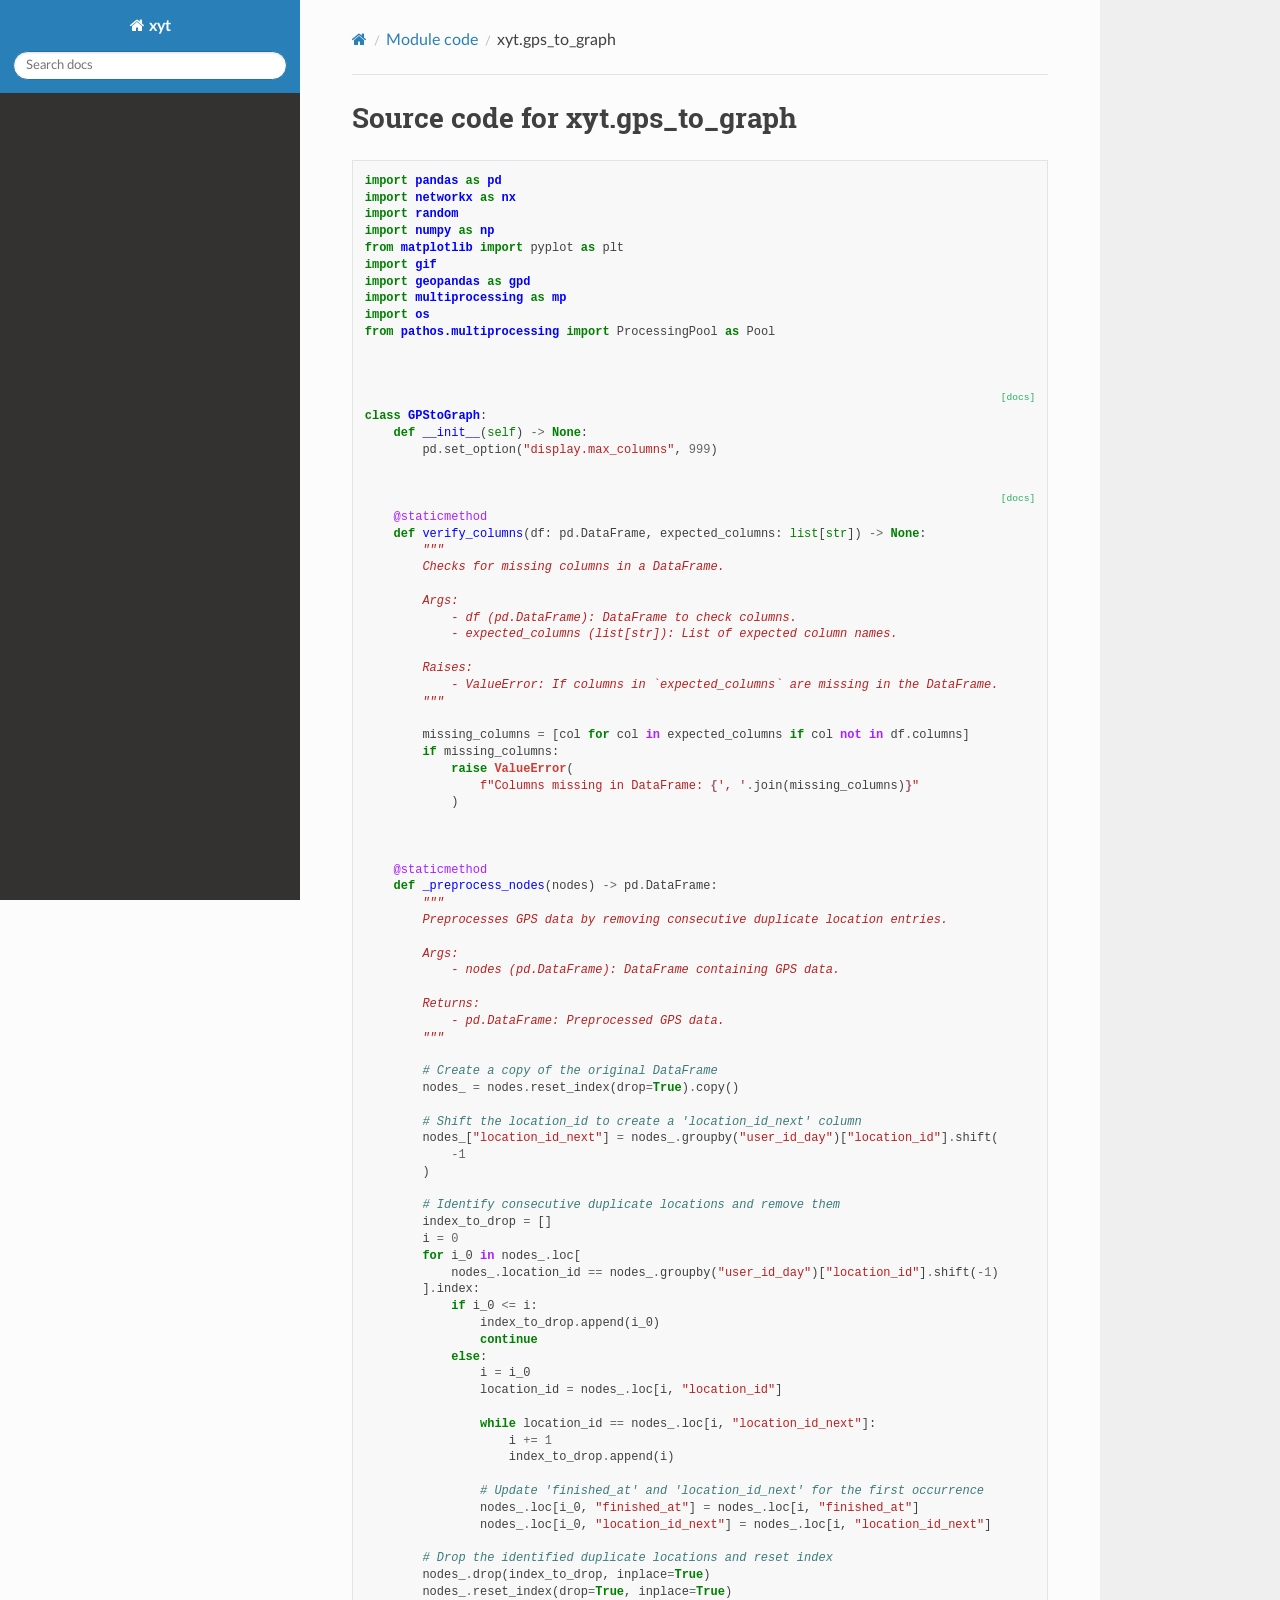
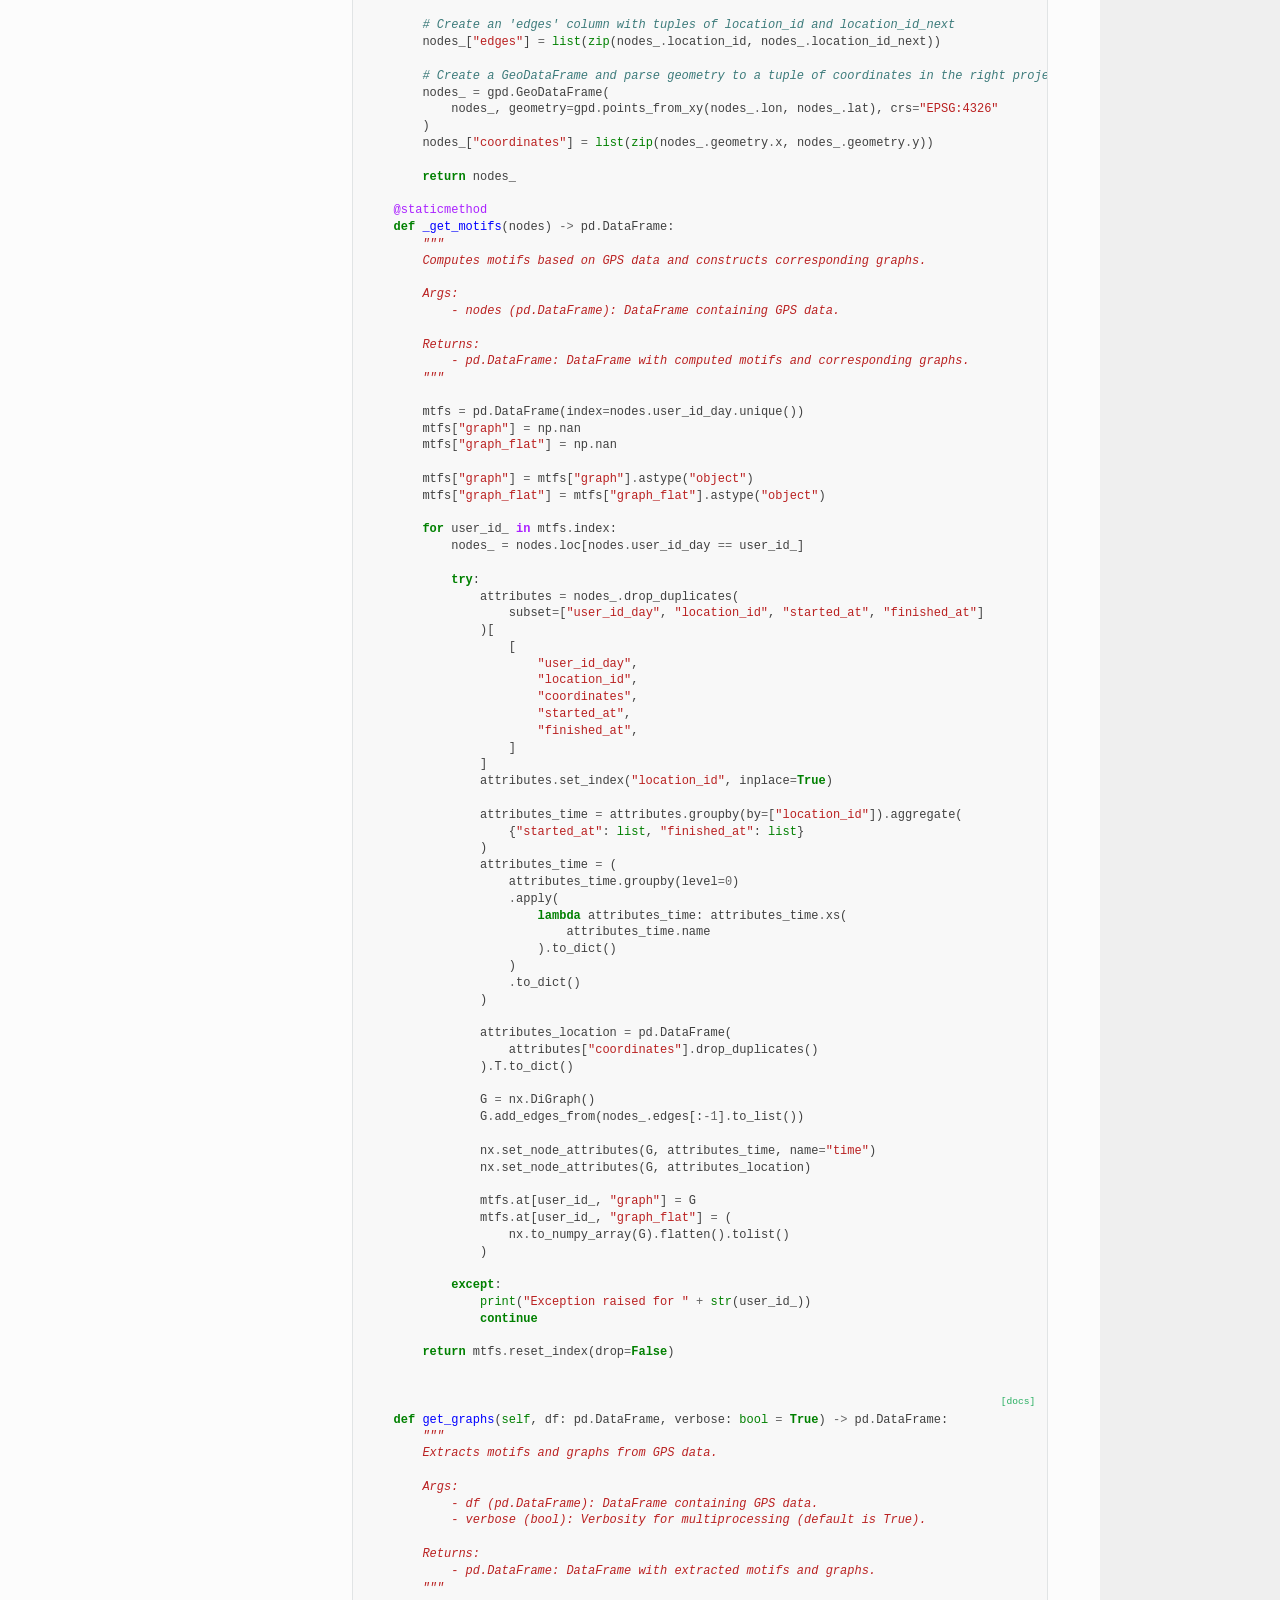
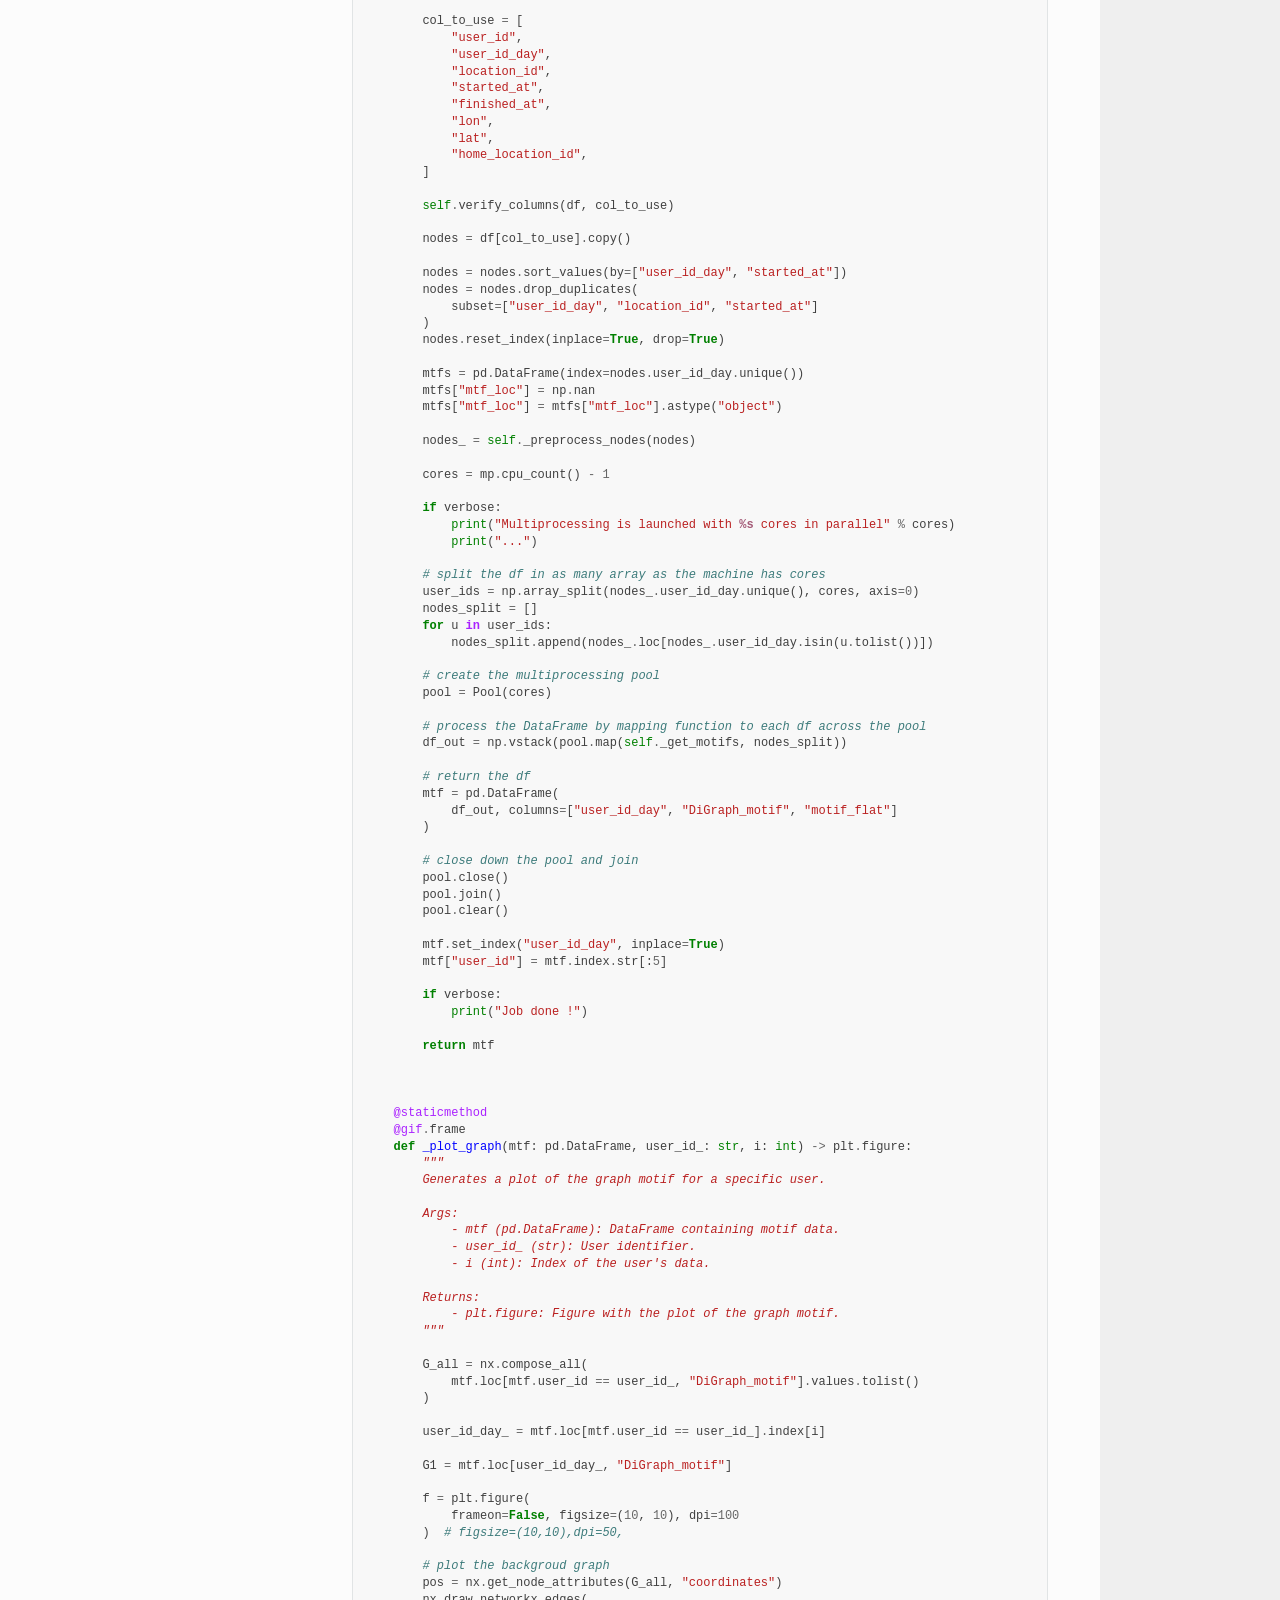
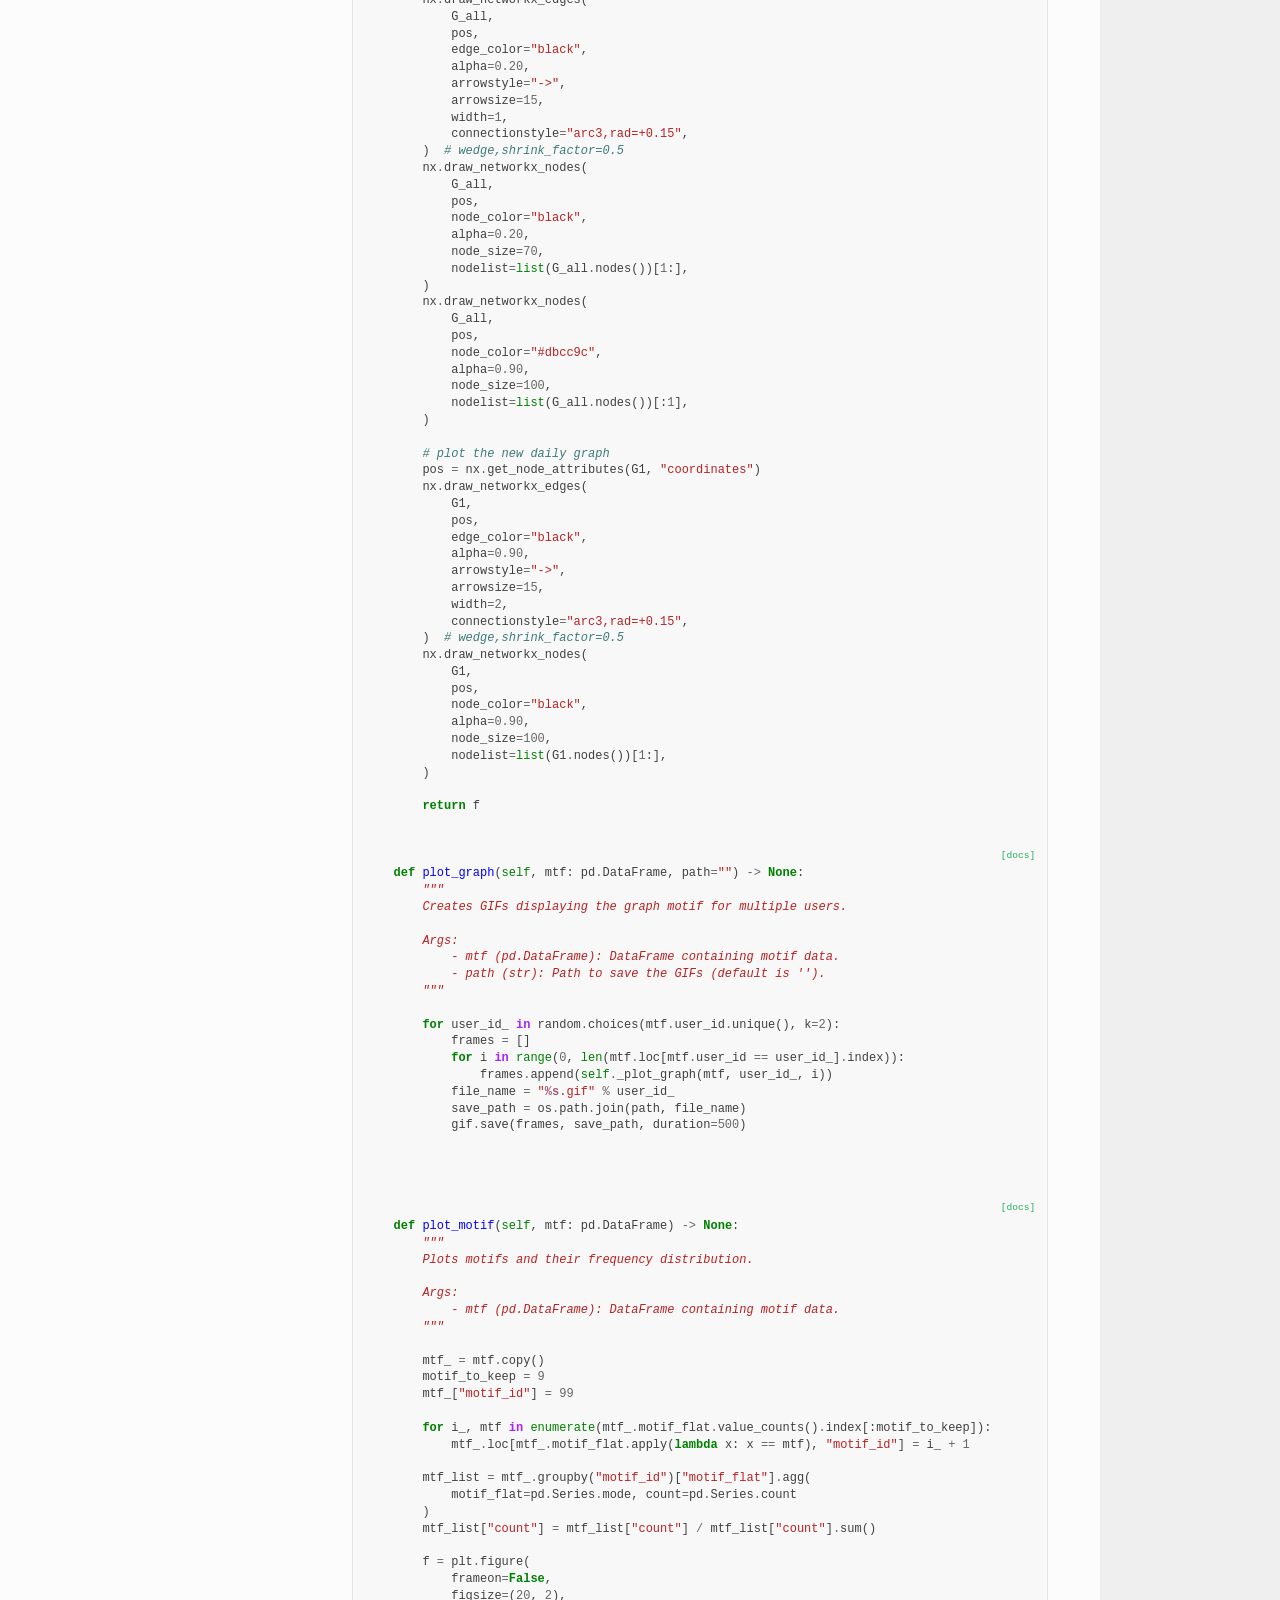
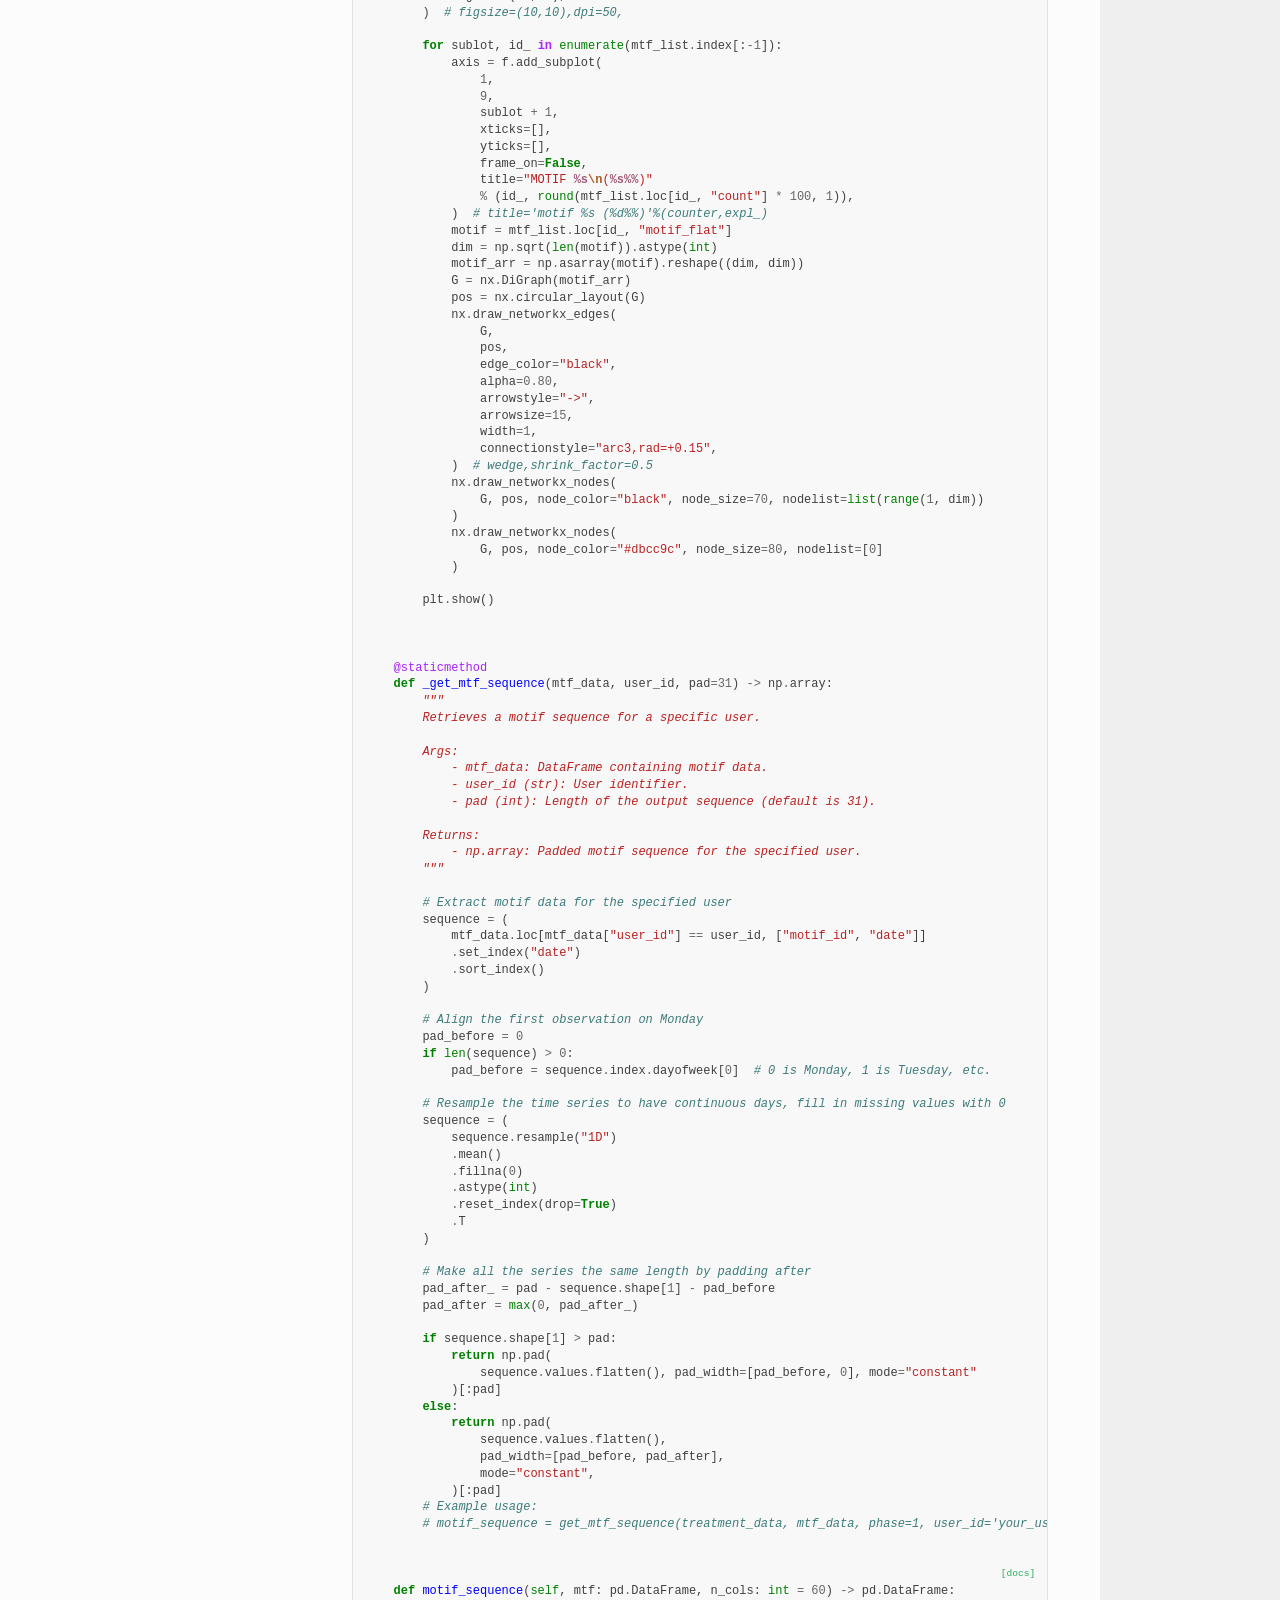
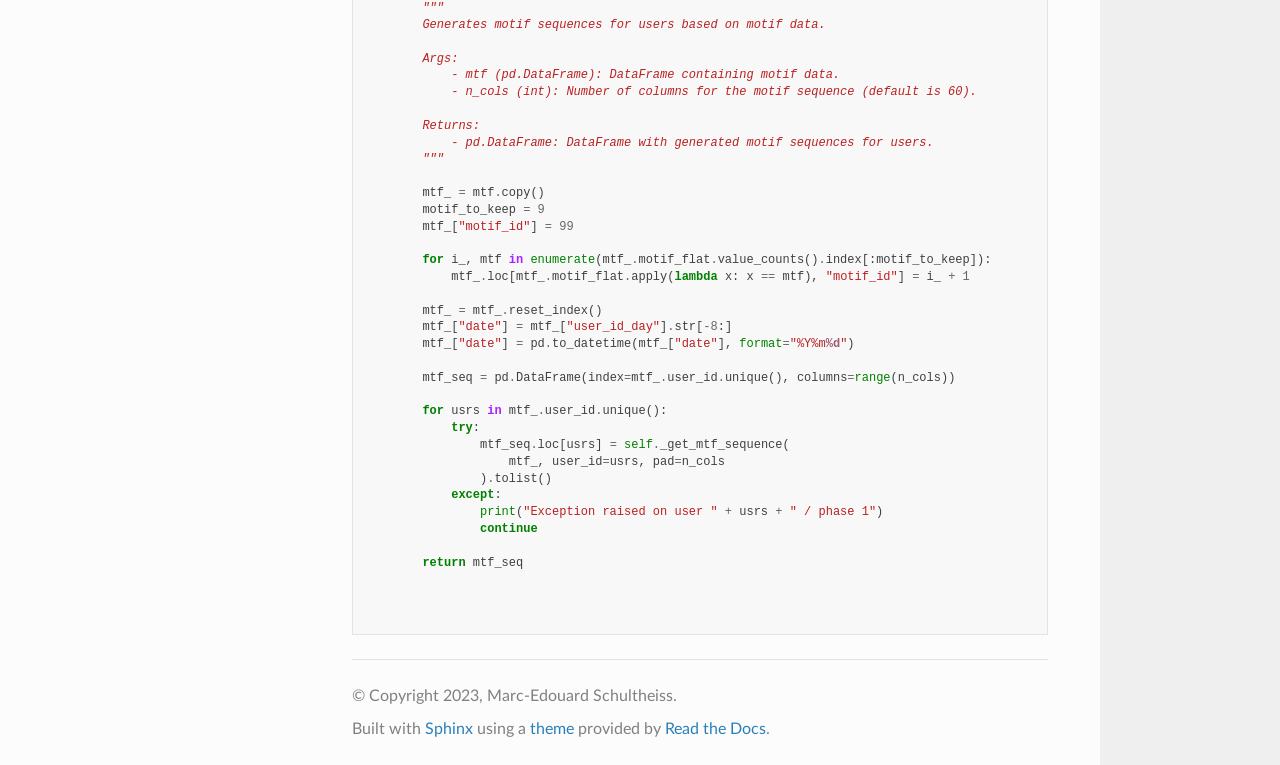
<file: _modules/xyt/gps_to_graph.html>
<!DOCTYPE html>
<html class="writer-html5" lang="en" data-content_root="../../">
<head>
  <meta charset="utf-8" />
  <meta name="viewport" content="width=device-width, initial-scale=1.0" />
  <title>xyt.gps_to_graph &mdash; xyt 0.1.0 documentation</title>
      <link rel="stylesheet" type="text/css" href="../../_static/pygments.css?v=80d5e7a1" />
      <link rel="stylesheet" type="text/css" href="../../_static/css/theme.css?v=19f00094" />

  
  <!--[if lt IE 9]>
    <script src="../../_static/js/html5shiv.min.js"></script>
  <![endif]-->
  
        <script src="../../_static/jquery.js?v=5d32c60e"></script>
        <script src="../../_static/_sphinx_javascript_frameworks_compat.js?v=2cd50e6c"></script>
        <script src="../../_static/documentation_options.js?v=01f34227"></script>
        <script src="../../_static/doctools.js?v=888ff710"></script>
        <script src="../../_static/sphinx_highlight.js?v=dc90522c"></script>
    <script src="../../_static/js/theme.js"></script>
    <link rel="index" title="Index" href="../../genindex.html" />
    <link rel="search" title="Search" href="../../search.html" /> 
</head>

<body class="wy-body-for-nav"> 
  <div class="wy-grid-for-nav">
    <nav data-toggle="wy-nav-shift" class="wy-nav-side">
      <div class="wy-side-scroll">
        <div class="wy-side-nav-search" >

          
          
          <a href="../../index.html" class="icon icon-home">
            xyt
          </a>
<div role="search">
  <form id="rtd-search-form" class="wy-form" action="../../search.html" method="get">
    <input type="text" name="q" placeholder="Search docs" aria-label="Search docs" />
    <input type="hidden" name="check_keywords" value="yes" />
    <input type="hidden" name="area" value="default" />
  </form>
</div>
        </div><div class="wy-menu wy-menu-vertical" data-spy="affix" role="navigation" aria-label="Navigation menu">
              <!-- Local TOC -->
              <div class="local-toc"></div>
        </div>
      </div>
    </nav>

    <section data-toggle="wy-nav-shift" class="wy-nav-content-wrap"><nav class="wy-nav-top" aria-label="Mobile navigation menu" >
          <i data-toggle="wy-nav-top" class="fa fa-bars"></i>
          <a href="../../index.html">xyt</a>
      </nav>

      <div class="wy-nav-content">
        <div class="rst-content">
          <div role="navigation" aria-label="Page navigation">
  <ul class="wy-breadcrumbs">
      <li><a href="../../index.html" class="icon icon-home" aria-label="Home"></a></li>
          <li class="breadcrumb-item"><a href="../index.html">Module code</a></li>
      <li class="breadcrumb-item active">xyt.gps_to_graph</li>
      <li class="wy-breadcrumbs-aside">
      </li>
  </ul>
  <hr/>
</div>
          <div role="main" class="document" itemscope="itemscope" itemtype="http://schema.org/Article">
           <div itemprop="articleBody">
             
  <h1>Source code for xyt.gps_to_graph</h1><div class="highlight"><pre>
<span></span><span class="kn">import</span> <span class="nn">pandas</span> <span class="k">as</span> <span class="nn">pd</span>
<span class="kn">import</span> <span class="nn">networkx</span> <span class="k">as</span> <span class="nn">nx</span>
<span class="kn">import</span> <span class="nn">random</span>
<span class="kn">import</span> <span class="nn">numpy</span> <span class="k">as</span> <span class="nn">np</span>
<span class="kn">from</span> <span class="nn">matplotlib</span> <span class="kn">import</span> <span class="n">pyplot</span> <span class="k">as</span> <span class="n">plt</span>
<span class="kn">import</span> <span class="nn">gif</span>
<span class="kn">import</span> <span class="nn">geopandas</span> <span class="k">as</span> <span class="nn">gpd</span>
<span class="kn">import</span> <span class="nn">multiprocessing</span> <span class="k">as</span> <span class="nn">mp</span>
<span class="kn">import</span> <span class="nn">os</span>
<span class="kn">from</span> <span class="nn">pathos.multiprocessing</span> <span class="kn">import</span> <span class="n">ProcessingPool</span> <span class="k">as</span> <span class="n">Pool</span>


<div class="viewcode-block" id="GPStoGraph">
<a class="viewcode-back" href="../../xyt.html#xyt.gps_to_graph.GPStoGraph">[docs]</a>
<span class="k">class</span> <span class="nc">GPStoGraph</span><span class="p">:</span>
    <span class="k">def</span> <span class="fm">__init__</span><span class="p">(</span><span class="bp">self</span><span class="p">)</span> <span class="o">-&gt;</span> <span class="kc">None</span><span class="p">:</span>
        <span class="n">pd</span><span class="o">.</span><span class="n">set_option</span><span class="p">(</span><span class="s2">&quot;display.max_columns&quot;</span><span class="p">,</span> <span class="mi">999</span><span class="p">)</span>

<div class="viewcode-block" id="GPStoGraph.verify_columns">
<a class="viewcode-back" href="../../xyt.html#xyt.gps_to_graph.GPStoGraph.verify_columns">[docs]</a>
    <span class="nd">@staticmethod</span>
    <span class="k">def</span> <span class="nf">verify_columns</span><span class="p">(</span><span class="n">df</span><span class="p">:</span> <span class="n">pd</span><span class="o">.</span><span class="n">DataFrame</span><span class="p">,</span> <span class="n">expected_columns</span><span class="p">:</span> <span class="nb">list</span><span class="p">[</span><span class="nb">str</span><span class="p">])</span> <span class="o">-&gt;</span> <span class="kc">None</span><span class="p">:</span>
<span class="w">        </span><span class="sd">&quot;&quot;&quot;</span>
<span class="sd">        Checks for missing columns in a DataFrame.</span>

<span class="sd">        Args:</span>
<span class="sd">            - df (pd.DataFrame): DataFrame to check columns.</span>
<span class="sd">            - expected_columns (list[str]): List of expected column names.</span>

<span class="sd">        Raises:</span>
<span class="sd">            - ValueError: If columns in `expected_columns` are missing in the DataFrame.</span>
<span class="sd">        &quot;&quot;&quot;</span>

        <span class="n">missing_columns</span> <span class="o">=</span> <span class="p">[</span><span class="n">col</span> <span class="k">for</span> <span class="n">col</span> <span class="ow">in</span> <span class="n">expected_columns</span> <span class="k">if</span> <span class="n">col</span> <span class="ow">not</span> <span class="ow">in</span> <span class="n">df</span><span class="o">.</span><span class="n">columns</span><span class="p">]</span>
        <span class="k">if</span> <span class="n">missing_columns</span><span class="p">:</span>
            <span class="k">raise</span> <span class="ne">ValueError</span><span class="p">(</span>
                <span class="sa">f</span><span class="s2">&quot;Columns missing in DataFrame: </span><span class="si">{</span><span class="s1">&#39;, &#39;</span><span class="o">.</span><span class="n">join</span><span class="p">(</span><span class="n">missing_columns</span><span class="p">)</span><span class="si">}</span><span class="s2">&quot;</span>
            <span class="p">)</span></div>


    <span class="nd">@staticmethod</span>
    <span class="k">def</span> <span class="nf">_preprocess_nodes</span><span class="p">(</span><span class="n">nodes</span><span class="p">)</span> <span class="o">-&gt;</span> <span class="n">pd</span><span class="o">.</span><span class="n">DataFrame</span><span class="p">:</span>
<span class="w">        </span><span class="sd">&quot;&quot;&quot;</span>
<span class="sd">        Preprocesses GPS data by removing consecutive duplicate location entries.</span>

<span class="sd">        Args:</span>
<span class="sd">            - nodes (pd.DataFrame): DataFrame containing GPS data.</span>

<span class="sd">        Returns:</span>
<span class="sd">            - pd.DataFrame: Preprocessed GPS data.</span>
<span class="sd">        &quot;&quot;&quot;</span>

        <span class="c1"># Create a copy of the original DataFrame</span>
        <span class="n">nodes_</span> <span class="o">=</span> <span class="n">nodes</span><span class="o">.</span><span class="n">reset_index</span><span class="p">(</span><span class="n">drop</span><span class="o">=</span><span class="kc">True</span><span class="p">)</span><span class="o">.</span><span class="n">copy</span><span class="p">()</span>

        <span class="c1"># Shift the location_id to create a &#39;location_id_next&#39; column</span>
        <span class="n">nodes_</span><span class="p">[</span><span class="s2">&quot;location_id_next&quot;</span><span class="p">]</span> <span class="o">=</span> <span class="n">nodes_</span><span class="o">.</span><span class="n">groupby</span><span class="p">(</span><span class="s2">&quot;user_id_day&quot;</span><span class="p">)[</span><span class="s2">&quot;location_id&quot;</span><span class="p">]</span><span class="o">.</span><span class="n">shift</span><span class="p">(</span>
            <span class="o">-</span><span class="mi">1</span>
        <span class="p">)</span>

        <span class="c1"># Identify consecutive duplicate locations and remove them</span>
        <span class="n">index_to_drop</span> <span class="o">=</span> <span class="p">[]</span>
        <span class="n">i</span> <span class="o">=</span> <span class="mi">0</span>
        <span class="k">for</span> <span class="n">i_0</span> <span class="ow">in</span> <span class="n">nodes_</span><span class="o">.</span><span class="n">loc</span><span class="p">[</span>
            <span class="n">nodes_</span><span class="o">.</span><span class="n">location_id</span> <span class="o">==</span> <span class="n">nodes_</span><span class="o">.</span><span class="n">groupby</span><span class="p">(</span><span class="s2">&quot;user_id_day&quot;</span><span class="p">)[</span><span class="s2">&quot;location_id&quot;</span><span class="p">]</span><span class="o">.</span><span class="n">shift</span><span class="p">(</span><span class="o">-</span><span class="mi">1</span><span class="p">)</span>
        <span class="p">]</span><span class="o">.</span><span class="n">index</span><span class="p">:</span>
            <span class="k">if</span> <span class="n">i_0</span> <span class="o">&lt;=</span> <span class="n">i</span><span class="p">:</span>
                <span class="n">index_to_drop</span><span class="o">.</span><span class="n">append</span><span class="p">(</span><span class="n">i_0</span><span class="p">)</span>
                <span class="k">continue</span>
            <span class="k">else</span><span class="p">:</span>
                <span class="n">i</span> <span class="o">=</span> <span class="n">i_0</span>
                <span class="n">location_id</span> <span class="o">=</span> <span class="n">nodes_</span><span class="o">.</span><span class="n">loc</span><span class="p">[</span><span class="n">i</span><span class="p">,</span> <span class="s2">&quot;location_id&quot;</span><span class="p">]</span>

                <span class="k">while</span> <span class="n">location_id</span> <span class="o">==</span> <span class="n">nodes_</span><span class="o">.</span><span class="n">loc</span><span class="p">[</span><span class="n">i</span><span class="p">,</span> <span class="s2">&quot;location_id_next&quot;</span><span class="p">]:</span>
                    <span class="n">i</span> <span class="o">+=</span> <span class="mi">1</span>
                    <span class="n">index_to_drop</span><span class="o">.</span><span class="n">append</span><span class="p">(</span><span class="n">i</span><span class="p">)</span>

                <span class="c1"># Update &#39;finished_at&#39; and &#39;location_id_next&#39; for the first occurrence</span>
                <span class="n">nodes_</span><span class="o">.</span><span class="n">loc</span><span class="p">[</span><span class="n">i_0</span><span class="p">,</span> <span class="s2">&quot;finished_at&quot;</span><span class="p">]</span> <span class="o">=</span> <span class="n">nodes_</span><span class="o">.</span><span class="n">loc</span><span class="p">[</span><span class="n">i</span><span class="p">,</span> <span class="s2">&quot;finished_at&quot;</span><span class="p">]</span>
                <span class="n">nodes_</span><span class="o">.</span><span class="n">loc</span><span class="p">[</span><span class="n">i_0</span><span class="p">,</span> <span class="s2">&quot;location_id_next&quot;</span><span class="p">]</span> <span class="o">=</span> <span class="n">nodes_</span><span class="o">.</span><span class="n">loc</span><span class="p">[</span><span class="n">i</span><span class="p">,</span> <span class="s2">&quot;location_id_next&quot;</span><span class="p">]</span>

        <span class="c1"># Drop the identified duplicate locations and reset index</span>
        <span class="n">nodes_</span><span class="o">.</span><span class="n">drop</span><span class="p">(</span><span class="n">index_to_drop</span><span class="p">,</span> <span class="n">inplace</span><span class="o">=</span><span class="kc">True</span><span class="p">)</span>
        <span class="n">nodes_</span><span class="o">.</span><span class="n">reset_index</span><span class="p">(</span><span class="n">drop</span><span class="o">=</span><span class="kc">True</span><span class="p">,</span> <span class="n">inplace</span><span class="o">=</span><span class="kc">True</span><span class="p">)</span>

        <span class="c1"># Create an &#39;edges&#39; column with tuples of location_id and location_id_next</span>
        <span class="n">nodes_</span><span class="p">[</span><span class="s2">&quot;edges&quot;</span><span class="p">]</span> <span class="o">=</span> <span class="nb">list</span><span class="p">(</span><span class="nb">zip</span><span class="p">(</span><span class="n">nodes_</span><span class="o">.</span><span class="n">location_id</span><span class="p">,</span> <span class="n">nodes_</span><span class="o">.</span><span class="n">location_id_next</span><span class="p">))</span>

        <span class="c1"># Create a GeoDataFrame and parse geometry to a tuple of coordinates in the right projection</span>
        <span class="n">nodes_</span> <span class="o">=</span> <span class="n">gpd</span><span class="o">.</span><span class="n">GeoDataFrame</span><span class="p">(</span>
            <span class="n">nodes_</span><span class="p">,</span> <span class="n">geometry</span><span class="o">=</span><span class="n">gpd</span><span class="o">.</span><span class="n">points_from_xy</span><span class="p">(</span><span class="n">nodes_</span><span class="o">.</span><span class="n">lon</span><span class="p">,</span> <span class="n">nodes_</span><span class="o">.</span><span class="n">lat</span><span class="p">),</span> <span class="n">crs</span><span class="o">=</span><span class="s2">&quot;EPSG:4326&quot;</span>
        <span class="p">)</span>
        <span class="n">nodes_</span><span class="p">[</span><span class="s2">&quot;coordinates&quot;</span><span class="p">]</span> <span class="o">=</span> <span class="nb">list</span><span class="p">(</span><span class="nb">zip</span><span class="p">(</span><span class="n">nodes_</span><span class="o">.</span><span class="n">geometry</span><span class="o">.</span><span class="n">x</span><span class="p">,</span> <span class="n">nodes_</span><span class="o">.</span><span class="n">geometry</span><span class="o">.</span><span class="n">y</span><span class="p">))</span>

        <span class="k">return</span> <span class="n">nodes_</span>

    <span class="nd">@staticmethod</span>
    <span class="k">def</span> <span class="nf">_get_motifs</span><span class="p">(</span><span class="n">nodes</span><span class="p">)</span> <span class="o">-&gt;</span> <span class="n">pd</span><span class="o">.</span><span class="n">DataFrame</span><span class="p">:</span>
<span class="w">        </span><span class="sd">&quot;&quot;&quot;</span>
<span class="sd">        Computes motifs based on GPS data and constructs corresponding graphs.</span>

<span class="sd">        Args:</span>
<span class="sd">            - nodes (pd.DataFrame): DataFrame containing GPS data.</span>

<span class="sd">        Returns:</span>
<span class="sd">            - pd.DataFrame: DataFrame with computed motifs and corresponding graphs.</span>
<span class="sd">        &quot;&quot;&quot;</span>

        <span class="n">mtfs</span> <span class="o">=</span> <span class="n">pd</span><span class="o">.</span><span class="n">DataFrame</span><span class="p">(</span><span class="n">index</span><span class="o">=</span><span class="n">nodes</span><span class="o">.</span><span class="n">user_id_day</span><span class="o">.</span><span class="n">unique</span><span class="p">())</span>
        <span class="n">mtfs</span><span class="p">[</span><span class="s2">&quot;graph&quot;</span><span class="p">]</span> <span class="o">=</span> <span class="n">np</span><span class="o">.</span><span class="n">nan</span>
        <span class="n">mtfs</span><span class="p">[</span><span class="s2">&quot;graph_flat&quot;</span><span class="p">]</span> <span class="o">=</span> <span class="n">np</span><span class="o">.</span><span class="n">nan</span>

        <span class="n">mtfs</span><span class="p">[</span><span class="s2">&quot;graph&quot;</span><span class="p">]</span> <span class="o">=</span> <span class="n">mtfs</span><span class="p">[</span><span class="s2">&quot;graph&quot;</span><span class="p">]</span><span class="o">.</span><span class="n">astype</span><span class="p">(</span><span class="s2">&quot;object&quot;</span><span class="p">)</span>
        <span class="n">mtfs</span><span class="p">[</span><span class="s2">&quot;graph_flat&quot;</span><span class="p">]</span> <span class="o">=</span> <span class="n">mtfs</span><span class="p">[</span><span class="s2">&quot;graph_flat&quot;</span><span class="p">]</span><span class="o">.</span><span class="n">astype</span><span class="p">(</span><span class="s2">&quot;object&quot;</span><span class="p">)</span>

        <span class="k">for</span> <span class="n">user_id_</span> <span class="ow">in</span> <span class="n">mtfs</span><span class="o">.</span><span class="n">index</span><span class="p">:</span>
            <span class="n">nodes_</span> <span class="o">=</span> <span class="n">nodes</span><span class="o">.</span><span class="n">loc</span><span class="p">[</span><span class="n">nodes</span><span class="o">.</span><span class="n">user_id_day</span> <span class="o">==</span> <span class="n">user_id_</span><span class="p">]</span>

            <span class="k">try</span><span class="p">:</span>
                <span class="n">attributes</span> <span class="o">=</span> <span class="n">nodes_</span><span class="o">.</span><span class="n">drop_duplicates</span><span class="p">(</span>
                    <span class="n">subset</span><span class="o">=</span><span class="p">[</span><span class="s2">&quot;user_id_day&quot;</span><span class="p">,</span> <span class="s2">&quot;location_id&quot;</span><span class="p">,</span> <span class="s2">&quot;started_at&quot;</span><span class="p">,</span> <span class="s2">&quot;finished_at&quot;</span><span class="p">]</span>
                <span class="p">)[</span>
                    <span class="p">[</span>
                        <span class="s2">&quot;user_id_day&quot;</span><span class="p">,</span>
                        <span class="s2">&quot;location_id&quot;</span><span class="p">,</span>
                        <span class="s2">&quot;coordinates&quot;</span><span class="p">,</span>
                        <span class="s2">&quot;started_at&quot;</span><span class="p">,</span>
                        <span class="s2">&quot;finished_at&quot;</span><span class="p">,</span>
                    <span class="p">]</span>
                <span class="p">]</span>
                <span class="n">attributes</span><span class="o">.</span><span class="n">set_index</span><span class="p">(</span><span class="s2">&quot;location_id&quot;</span><span class="p">,</span> <span class="n">inplace</span><span class="o">=</span><span class="kc">True</span><span class="p">)</span>

                <span class="n">attributes_time</span> <span class="o">=</span> <span class="n">attributes</span><span class="o">.</span><span class="n">groupby</span><span class="p">(</span><span class="n">by</span><span class="o">=</span><span class="p">[</span><span class="s2">&quot;location_id&quot;</span><span class="p">])</span><span class="o">.</span><span class="n">aggregate</span><span class="p">(</span>
                    <span class="p">{</span><span class="s2">&quot;started_at&quot;</span><span class="p">:</span> <span class="nb">list</span><span class="p">,</span> <span class="s2">&quot;finished_at&quot;</span><span class="p">:</span> <span class="nb">list</span><span class="p">}</span>
                <span class="p">)</span>
                <span class="n">attributes_time</span> <span class="o">=</span> <span class="p">(</span>
                    <span class="n">attributes_time</span><span class="o">.</span><span class="n">groupby</span><span class="p">(</span><span class="n">level</span><span class="o">=</span><span class="mi">0</span><span class="p">)</span>
                    <span class="o">.</span><span class="n">apply</span><span class="p">(</span>
                        <span class="k">lambda</span> <span class="n">attributes_time</span><span class="p">:</span> <span class="n">attributes_time</span><span class="o">.</span><span class="n">xs</span><span class="p">(</span>
                            <span class="n">attributes_time</span><span class="o">.</span><span class="n">name</span>
                        <span class="p">)</span><span class="o">.</span><span class="n">to_dict</span><span class="p">()</span>
                    <span class="p">)</span>
                    <span class="o">.</span><span class="n">to_dict</span><span class="p">()</span>
                <span class="p">)</span>

                <span class="n">attributes_location</span> <span class="o">=</span> <span class="n">pd</span><span class="o">.</span><span class="n">DataFrame</span><span class="p">(</span>
                    <span class="n">attributes</span><span class="p">[</span><span class="s2">&quot;coordinates&quot;</span><span class="p">]</span><span class="o">.</span><span class="n">drop_duplicates</span><span class="p">()</span>
                <span class="p">)</span><span class="o">.</span><span class="n">T</span><span class="o">.</span><span class="n">to_dict</span><span class="p">()</span>

                <span class="n">G</span> <span class="o">=</span> <span class="n">nx</span><span class="o">.</span><span class="n">DiGraph</span><span class="p">()</span>
                <span class="n">G</span><span class="o">.</span><span class="n">add_edges_from</span><span class="p">(</span><span class="n">nodes_</span><span class="o">.</span><span class="n">edges</span><span class="p">[:</span><span class="o">-</span><span class="mi">1</span><span class="p">]</span><span class="o">.</span><span class="n">to_list</span><span class="p">())</span>

                <span class="n">nx</span><span class="o">.</span><span class="n">set_node_attributes</span><span class="p">(</span><span class="n">G</span><span class="p">,</span> <span class="n">attributes_time</span><span class="p">,</span> <span class="n">name</span><span class="o">=</span><span class="s2">&quot;time&quot;</span><span class="p">)</span>
                <span class="n">nx</span><span class="o">.</span><span class="n">set_node_attributes</span><span class="p">(</span><span class="n">G</span><span class="p">,</span> <span class="n">attributes_location</span><span class="p">)</span>

                <span class="n">mtfs</span><span class="o">.</span><span class="n">at</span><span class="p">[</span><span class="n">user_id_</span><span class="p">,</span> <span class="s2">&quot;graph&quot;</span><span class="p">]</span> <span class="o">=</span> <span class="n">G</span>
                <span class="n">mtfs</span><span class="o">.</span><span class="n">at</span><span class="p">[</span><span class="n">user_id_</span><span class="p">,</span> <span class="s2">&quot;graph_flat&quot;</span><span class="p">]</span> <span class="o">=</span> <span class="p">(</span>
                    <span class="n">nx</span><span class="o">.</span><span class="n">to_numpy_array</span><span class="p">(</span><span class="n">G</span><span class="p">)</span><span class="o">.</span><span class="n">flatten</span><span class="p">()</span><span class="o">.</span><span class="n">tolist</span><span class="p">()</span>
                <span class="p">)</span>

            <span class="k">except</span><span class="p">:</span>
                <span class="nb">print</span><span class="p">(</span><span class="s2">&quot;Exception raised for &quot;</span> <span class="o">+</span> <span class="nb">str</span><span class="p">(</span><span class="n">user_id_</span><span class="p">))</span>
                <span class="k">continue</span>

        <span class="k">return</span> <span class="n">mtfs</span><span class="o">.</span><span class="n">reset_index</span><span class="p">(</span><span class="n">drop</span><span class="o">=</span><span class="kc">False</span><span class="p">)</span>

<div class="viewcode-block" id="GPStoGraph.get_graphs">
<a class="viewcode-back" href="../../xyt.html#xyt.gps_to_graph.GPStoGraph.get_graphs">[docs]</a>
    <span class="k">def</span> <span class="nf">get_graphs</span><span class="p">(</span><span class="bp">self</span><span class="p">,</span> <span class="n">df</span><span class="p">:</span> <span class="n">pd</span><span class="o">.</span><span class="n">DataFrame</span><span class="p">,</span> <span class="n">verbose</span><span class="p">:</span> <span class="nb">bool</span> <span class="o">=</span> <span class="kc">True</span><span class="p">)</span> <span class="o">-&gt;</span> <span class="n">pd</span><span class="o">.</span><span class="n">DataFrame</span><span class="p">:</span>
<span class="w">        </span><span class="sd">&quot;&quot;&quot;</span>
<span class="sd">        Extracts motifs and graphs from GPS data.</span>

<span class="sd">        Args:</span>
<span class="sd">            - df (pd.DataFrame): DataFrame containing GPS data.</span>
<span class="sd">            - verbose (bool): Verbosity for multiprocessing (default is True).</span>

<span class="sd">        Returns:</span>
<span class="sd">            - pd.DataFrame: DataFrame with extracted motifs and graphs.</span>
<span class="sd">        &quot;&quot;&quot;</span>

        <span class="n">col_to_use</span> <span class="o">=</span> <span class="p">[</span>
            <span class="s2">&quot;user_id&quot;</span><span class="p">,</span>
            <span class="s2">&quot;user_id_day&quot;</span><span class="p">,</span>
            <span class="s2">&quot;location_id&quot;</span><span class="p">,</span>
            <span class="s2">&quot;started_at&quot;</span><span class="p">,</span>
            <span class="s2">&quot;finished_at&quot;</span><span class="p">,</span>
            <span class="s2">&quot;lon&quot;</span><span class="p">,</span>
            <span class="s2">&quot;lat&quot;</span><span class="p">,</span>
            <span class="s2">&quot;home_location_id&quot;</span><span class="p">,</span>
        <span class="p">]</span>

        <span class="bp">self</span><span class="o">.</span><span class="n">verify_columns</span><span class="p">(</span><span class="n">df</span><span class="p">,</span> <span class="n">col_to_use</span><span class="p">)</span>

        <span class="n">nodes</span> <span class="o">=</span> <span class="n">df</span><span class="p">[</span><span class="n">col_to_use</span><span class="p">]</span><span class="o">.</span><span class="n">copy</span><span class="p">()</span>

        <span class="n">nodes</span> <span class="o">=</span> <span class="n">nodes</span><span class="o">.</span><span class="n">sort_values</span><span class="p">(</span><span class="n">by</span><span class="o">=</span><span class="p">[</span><span class="s2">&quot;user_id_day&quot;</span><span class="p">,</span> <span class="s2">&quot;started_at&quot;</span><span class="p">])</span>
        <span class="n">nodes</span> <span class="o">=</span> <span class="n">nodes</span><span class="o">.</span><span class="n">drop_duplicates</span><span class="p">(</span>
            <span class="n">subset</span><span class="o">=</span><span class="p">[</span><span class="s2">&quot;user_id_day&quot;</span><span class="p">,</span> <span class="s2">&quot;location_id&quot;</span><span class="p">,</span> <span class="s2">&quot;started_at&quot;</span><span class="p">]</span>
        <span class="p">)</span>
        <span class="n">nodes</span><span class="o">.</span><span class="n">reset_index</span><span class="p">(</span><span class="n">inplace</span><span class="o">=</span><span class="kc">True</span><span class="p">,</span> <span class="n">drop</span><span class="o">=</span><span class="kc">True</span><span class="p">)</span>

        <span class="n">mtfs</span> <span class="o">=</span> <span class="n">pd</span><span class="o">.</span><span class="n">DataFrame</span><span class="p">(</span><span class="n">index</span><span class="o">=</span><span class="n">nodes</span><span class="o">.</span><span class="n">user_id_day</span><span class="o">.</span><span class="n">unique</span><span class="p">())</span>
        <span class="n">mtfs</span><span class="p">[</span><span class="s2">&quot;mtf_loc&quot;</span><span class="p">]</span> <span class="o">=</span> <span class="n">np</span><span class="o">.</span><span class="n">nan</span>
        <span class="n">mtfs</span><span class="p">[</span><span class="s2">&quot;mtf_loc&quot;</span><span class="p">]</span> <span class="o">=</span> <span class="n">mtfs</span><span class="p">[</span><span class="s2">&quot;mtf_loc&quot;</span><span class="p">]</span><span class="o">.</span><span class="n">astype</span><span class="p">(</span><span class="s2">&quot;object&quot;</span><span class="p">)</span>

        <span class="n">nodes_</span> <span class="o">=</span> <span class="bp">self</span><span class="o">.</span><span class="n">_preprocess_nodes</span><span class="p">(</span><span class="n">nodes</span><span class="p">)</span>

        <span class="n">cores</span> <span class="o">=</span> <span class="n">mp</span><span class="o">.</span><span class="n">cpu_count</span><span class="p">()</span> <span class="o">-</span> <span class="mi">1</span>

        <span class="k">if</span> <span class="n">verbose</span><span class="p">:</span>
            <span class="nb">print</span><span class="p">(</span><span class="s2">&quot;Multiprocessing is launched with </span><span class="si">%s</span><span class="s2"> cores in parallel&quot;</span> <span class="o">%</span> <span class="n">cores</span><span class="p">)</span>
            <span class="nb">print</span><span class="p">(</span><span class="s2">&quot;...&quot;</span><span class="p">)</span>

        <span class="c1"># split the df in as many array as the machine has cores</span>
        <span class="n">user_ids</span> <span class="o">=</span> <span class="n">np</span><span class="o">.</span><span class="n">array_split</span><span class="p">(</span><span class="n">nodes_</span><span class="o">.</span><span class="n">user_id_day</span><span class="o">.</span><span class="n">unique</span><span class="p">(),</span> <span class="n">cores</span><span class="p">,</span> <span class="n">axis</span><span class="o">=</span><span class="mi">0</span><span class="p">)</span>
        <span class="n">nodes_split</span> <span class="o">=</span> <span class="p">[]</span>
        <span class="k">for</span> <span class="n">u</span> <span class="ow">in</span> <span class="n">user_ids</span><span class="p">:</span>
            <span class="n">nodes_split</span><span class="o">.</span><span class="n">append</span><span class="p">(</span><span class="n">nodes_</span><span class="o">.</span><span class="n">loc</span><span class="p">[</span><span class="n">nodes_</span><span class="o">.</span><span class="n">user_id_day</span><span class="o">.</span><span class="n">isin</span><span class="p">(</span><span class="n">u</span><span class="o">.</span><span class="n">tolist</span><span class="p">())])</span>

        <span class="c1"># create the multiprocessing pool</span>
        <span class="n">pool</span> <span class="o">=</span> <span class="n">Pool</span><span class="p">(</span><span class="n">cores</span><span class="p">)</span>

        <span class="c1"># process the DataFrame by mapping function to each df across the pool</span>
        <span class="n">df_out</span> <span class="o">=</span> <span class="n">np</span><span class="o">.</span><span class="n">vstack</span><span class="p">(</span><span class="n">pool</span><span class="o">.</span><span class="n">map</span><span class="p">(</span><span class="bp">self</span><span class="o">.</span><span class="n">_get_motifs</span><span class="p">,</span> <span class="n">nodes_split</span><span class="p">))</span>

        <span class="c1"># return the df</span>
        <span class="n">mtf</span> <span class="o">=</span> <span class="n">pd</span><span class="o">.</span><span class="n">DataFrame</span><span class="p">(</span>
            <span class="n">df_out</span><span class="p">,</span> <span class="n">columns</span><span class="o">=</span><span class="p">[</span><span class="s2">&quot;user_id_day&quot;</span><span class="p">,</span> <span class="s2">&quot;DiGraph_motif&quot;</span><span class="p">,</span> <span class="s2">&quot;motif_flat&quot;</span><span class="p">]</span>
        <span class="p">)</span>

        <span class="c1"># close down the pool and join</span>
        <span class="n">pool</span><span class="o">.</span><span class="n">close</span><span class="p">()</span>
        <span class="n">pool</span><span class="o">.</span><span class="n">join</span><span class="p">()</span>
        <span class="n">pool</span><span class="o">.</span><span class="n">clear</span><span class="p">()</span>

        <span class="n">mtf</span><span class="o">.</span><span class="n">set_index</span><span class="p">(</span><span class="s2">&quot;user_id_day&quot;</span><span class="p">,</span> <span class="n">inplace</span><span class="o">=</span><span class="kc">True</span><span class="p">)</span>
        <span class="n">mtf</span><span class="p">[</span><span class="s2">&quot;user_id&quot;</span><span class="p">]</span> <span class="o">=</span> <span class="n">mtf</span><span class="o">.</span><span class="n">index</span><span class="o">.</span><span class="n">str</span><span class="p">[:</span><span class="mi">5</span><span class="p">]</span>

        <span class="k">if</span> <span class="n">verbose</span><span class="p">:</span>
            <span class="nb">print</span><span class="p">(</span><span class="s2">&quot;Job done !&quot;</span><span class="p">)</span>

        <span class="k">return</span> <span class="n">mtf</span></div>


    <span class="nd">@staticmethod</span>
    <span class="nd">@gif</span><span class="o">.</span><span class="n">frame</span>
    <span class="k">def</span> <span class="nf">_plot_graph</span><span class="p">(</span><span class="n">mtf</span><span class="p">:</span> <span class="n">pd</span><span class="o">.</span><span class="n">DataFrame</span><span class="p">,</span> <span class="n">user_id_</span><span class="p">:</span> <span class="nb">str</span><span class="p">,</span> <span class="n">i</span><span class="p">:</span> <span class="nb">int</span><span class="p">)</span> <span class="o">-&gt;</span> <span class="n">plt</span><span class="o">.</span><span class="n">figure</span><span class="p">:</span>
<span class="w">        </span><span class="sd">&quot;&quot;&quot;</span>
<span class="sd">        Generates a plot of the graph motif for a specific user.</span>

<span class="sd">        Args:</span>
<span class="sd">            - mtf (pd.DataFrame): DataFrame containing motif data.</span>
<span class="sd">            - user_id_ (str): User identifier.</span>
<span class="sd">            - i (int): Index of the user&#39;s data.</span>

<span class="sd">        Returns:</span>
<span class="sd">            - plt.figure: Figure with the plot of the graph motif.</span>
<span class="sd">        &quot;&quot;&quot;</span>

        <span class="n">G_all</span> <span class="o">=</span> <span class="n">nx</span><span class="o">.</span><span class="n">compose_all</span><span class="p">(</span>
            <span class="n">mtf</span><span class="o">.</span><span class="n">loc</span><span class="p">[</span><span class="n">mtf</span><span class="o">.</span><span class="n">user_id</span> <span class="o">==</span> <span class="n">user_id_</span><span class="p">,</span> <span class="s2">&quot;DiGraph_motif&quot;</span><span class="p">]</span><span class="o">.</span><span class="n">values</span><span class="o">.</span><span class="n">tolist</span><span class="p">()</span>
        <span class="p">)</span>

        <span class="n">user_id_day_</span> <span class="o">=</span> <span class="n">mtf</span><span class="o">.</span><span class="n">loc</span><span class="p">[</span><span class="n">mtf</span><span class="o">.</span><span class="n">user_id</span> <span class="o">==</span> <span class="n">user_id_</span><span class="p">]</span><span class="o">.</span><span class="n">index</span><span class="p">[</span><span class="n">i</span><span class="p">]</span>

        <span class="n">G1</span> <span class="o">=</span> <span class="n">mtf</span><span class="o">.</span><span class="n">loc</span><span class="p">[</span><span class="n">user_id_day_</span><span class="p">,</span> <span class="s2">&quot;DiGraph_motif&quot;</span><span class="p">]</span>

        <span class="n">f</span> <span class="o">=</span> <span class="n">plt</span><span class="o">.</span><span class="n">figure</span><span class="p">(</span>
            <span class="n">frameon</span><span class="o">=</span><span class="kc">False</span><span class="p">,</span> <span class="n">figsize</span><span class="o">=</span><span class="p">(</span><span class="mi">10</span><span class="p">,</span> <span class="mi">10</span><span class="p">),</span> <span class="n">dpi</span><span class="o">=</span><span class="mi">100</span>
        <span class="p">)</span>  <span class="c1"># figsize=(10,10),dpi=50,</span>

        <span class="c1"># plot the backgroud graph</span>
        <span class="n">pos</span> <span class="o">=</span> <span class="n">nx</span><span class="o">.</span><span class="n">get_node_attributes</span><span class="p">(</span><span class="n">G_all</span><span class="p">,</span> <span class="s2">&quot;coordinates&quot;</span><span class="p">)</span>
        <span class="n">nx</span><span class="o">.</span><span class="n">draw_networkx_edges</span><span class="p">(</span>
            <span class="n">G_all</span><span class="p">,</span>
            <span class="n">pos</span><span class="p">,</span>
            <span class="n">edge_color</span><span class="o">=</span><span class="s2">&quot;black&quot;</span><span class="p">,</span>
            <span class="n">alpha</span><span class="o">=</span><span class="mf">0.20</span><span class="p">,</span>
            <span class="n">arrowstyle</span><span class="o">=</span><span class="s2">&quot;-&gt;&quot;</span><span class="p">,</span>
            <span class="n">arrowsize</span><span class="o">=</span><span class="mi">15</span><span class="p">,</span>
            <span class="n">width</span><span class="o">=</span><span class="mi">1</span><span class="p">,</span>
            <span class="n">connectionstyle</span><span class="o">=</span><span class="s2">&quot;arc3,rad=+0.15&quot;</span><span class="p">,</span>
        <span class="p">)</span>  <span class="c1"># wedge,shrink_factor=0.5</span>
        <span class="n">nx</span><span class="o">.</span><span class="n">draw_networkx_nodes</span><span class="p">(</span>
            <span class="n">G_all</span><span class="p">,</span>
            <span class="n">pos</span><span class="p">,</span>
            <span class="n">node_color</span><span class="o">=</span><span class="s2">&quot;black&quot;</span><span class="p">,</span>
            <span class="n">alpha</span><span class="o">=</span><span class="mf">0.20</span><span class="p">,</span>
            <span class="n">node_size</span><span class="o">=</span><span class="mi">70</span><span class="p">,</span>
            <span class="n">nodelist</span><span class="o">=</span><span class="nb">list</span><span class="p">(</span><span class="n">G_all</span><span class="o">.</span><span class="n">nodes</span><span class="p">())[</span><span class="mi">1</span><span class="p">:],</span>
        <span class="p">)</span>
        <span class="n">nx</span><span class="o">.</span><span class="n">draw_networkx_nodes</span><span class="p">(</span>
            <span class="n">G_all</span><span class="p">,</span>
            <span class="n">pos</span><span class="p">,</span>
            <span class="n">node_color</span><span class="o">=</span><span class="s2">&quot;#dbcc9c&quot;</span><span class="p">,</span>
            <span class="n">alpha</span><span class="o">=</span><span class="mf">0.90</span><span class="p">,</span>
            <span class="n">node_size</span><span class="o">=</span><span class="mi">100</span><span class="p">,</span>
            <span class="n">nodelist</span><span class="o">=</span><span class="nb">list</span><span class="p">(</span><span class="n">G_all</span><span class="o">.</span><span class="n">nodes</span><span class="p">())[:</span><span class="mi">1</span><span class="p">],</span>
        <span class="p">)</span>

        <span class="c1"># plot the new daily graph</span>
        <span class="n">pos</span> <span class="o">=</span> <span class="n">nx</span><span class="o">.</span><span class="n">get_node_attributes</span><span class="p">(</span><span class="n">G1</span><span class="p">,</span> <span class="s2">&quot;coordinates&quot;</span><span class="p">)</span>
        <span class="n">nx</span><span class="o">.</span><span class="n">draw_networkx_edges</span><span class="p">(</span>
            <span class="n">G1</span><span class="p">,</span>
            <span class="n">pos</span><span class="p">,</span>
            <span class="n">edge_color</span><span class="o">=</span><span class="s2">&quot;black&quot;</span><span class="p">,</span>
            <span class="n">alpha</span><span class="o">=</span><span class="mf">0.90</span><span class="p">,</span>
            <span class="n">arrowstyle</span><span class="o">=</span><span class="s2">&quot;-&gt;&quot;</span><span class="p">,</span>
            <span class="n">arrowsize</span><span class="o">=</span><span class="mi">15</span><span class="p">,</span>
            <span class="n">width</span><span class="o">=</span><span class="mi">2</span><span class="p">,</span>
            <span class="n">connectionstyle</span><span class="o">=</span><span class="s2">&quot;arc3,rad=+0.15&quot;</span><span class="p">,</span>
        <span class="p">)</span>  <span class="c1"># wedge,shrink_factor=0.5</span>
        <span class="n">nx</span><span class="o">.</span><span class="n">draw_networkx_nodes</span><span class="p">(</span>
            <span class="n">G1</span><span class="p">,</span>
            <span class="n">pos</span><span class="p">,</span>
            <span class="n">node_color</span><span class="o">=</span><span class="s2">&quot;black&quot;</span><span class="p">,</span>
            <span class="n">alpha</span><span class="o">=</span><span class="mf">0.90</span><span class="p">,</span>
            <span class="n">node_size</span><span class="o">=</span><span class="mi">100</span><span class="p">,</span>
            <span class="n">nodelist</span><span class="o">=</span><span class="nb">list</span><span class="p">(</span><span class="n">G1</span><span class="o">.</span><span class="n">nodes</span><span class="p">())[</span><span class="mi">1</span><span class="p">:],</span>
        <span class="p">)</span>

        <span class="k">return</span> <span class="n">f</span>

<div class="viewcode-block" id="GPStoGraph.plot_graph">
<a class="viewcode-back" href="../../xyt.html#xyt.gps_to_graph.GPStoGraph.plot_graph">[docs]</a>
    <span class="k">def</span> <span class="nf">plot_graph</span><span class="p">(</span><span class="bp">self</span><span class="p">,</span> <span class="n">mtf</span><span class="p">:</span> <span class="n">pd</span><span class="o">.</span><span class="n">DataFrame</span><span class="p">,</span> <span class="n">path</span><span class="o">=</span><span class="s2">&quot;&quot;</span><span class="p">)</span> <span class="o">-&gt;</span> <span class="kc">None</span><span class="p">:</span>
<span class="w">        </span><span class="sd">&quot;&quot;&quot;</span>
<span class="sd">        Creates GIFs displaying the graph motif for multiple users.</span>

<span class="sd">        Args:</span>
<span class="sd">            - mtf (pd.DataFrame): DataFrame containing motif data.</span>
<span class="sd">            - path (str): Path to save the GIFs (default is &#39;&#39;).</span>
<span class="sd">        &quot;&quot;&quot;</span>

        <span class="k">for</span> <span class="n">user_id_</span> <span class="ow">in</span> <span class="n">random</span><span class="o">.</span><span class="n">choices</span><span class="p">(</span><span class="n">mtf</span><span class="o">.</span><span class="n">user_id</span><span class="o">.</span><span class="n">unique</span><span class="p">(),</span> <span class="n">k</span><span class="o">=</span><span class="mi">2</span><span class="p">):</span>
            <span class="n">frames</span> <span class="o">=</span> <span class="p">[]</span>
            <span class="k">for</span> <span class="n">i</span> <span class="ow">in</span> <span class="nb">range</span><span class="p">(</span><span class="mi">0</span><span class="p">,</span> <span class="nb">len</span><span class="p">(</span><span class="n">mtf</span><span class="o">.</span><span class="n">loc</span><span class="p">[</span><span class="n">mtf</span><span class="o">.</span><span class="n">user_id</span> <span class="o">==</span> <span class="n">user_id_</span><span class="p">]</span><span class="o">.</span><span class="n">index</span><span class="p">)):</span>
                <span class="n">frames</span><span class="o">.</span><span class="n">append</span><span class="p">(</span><span class="bp">self</span><span class="o">.</span><span class="n">_plot_graph</span><span class="p">(</span><span class="n">mtf</span><span class="p">,</span> <span class="n">user_id_</span><span class="p">,</span> <span class="n">i</span><span class="p">))</span>
            <span class="n">file_name</span> <span class="o">=</span> <span class="s2">&quot;</span><span class="si">%s</span><span class="s2">.gif&quot;</span> <span class="o">%</span> <span class="n">user_id_</span>
            <span class="n">save_path</span> <span class="o">=</span> <span class="n">os</span><span class="o">.</span><span class="n">path</span><span class="o">.</span><span class="n">join</span><span class="p">(</span><span class="n">path</span><span class="p">,</span> <span class="n">file_name</span><span class="p">)</span>
            <span class="n">gif</span><span class="o">.</span><span class="n">save</span><span class="p">(</span><span class="n">frames</span><span class="p">,</span> <span class="n">save_path</span><span class="p">,</span> <span class="n">duration</span><span class="o">=</span><span class="mi">500</span><span class="p">)</span></div>


<div class="viewcode-block" id="GPStoGraph.plot_motif">
<a class="viewcode-back" href="../../xyt.html#xyt.gps_to_graph.GPStoGraph.plot_motif">[docs]</a>
    <span class="k">def</span> <span class="nf">plot_motif</span><span class="p">(</span><span class="bp">self</span><span class="p">,</span> <span class="n">mtf</span><span class="p">:</span> <span class="n">pd</span><span class="o">.</span><span class="n">DataFrame</span><span class="p">)</span> <span class="o">-&gt;</span> <span class="kc">None</span><span class="p">:</span>
<span class="w">        </span><span class="sd">&quot;&quot;&quot;</span>
<span class="sd">        Plots motifs and their frequency distribution.</span>

<span class="sd">        Args:</span>
<span class="sd">            - mtf (pd.DataFrame): DataFrame containing motif data.</span>
<span class="sd">        &quot;&quot;&quot;</span>

        <span class="n">mtf_</span> <span class="o">=</span> <span class="n">mtf</span><span class="o">.</span><span class="n">copy</span><span class="p">()</span>
        <span class="n">motif_to_keep</span> <span class="o">=</span> <span class="mi">9</span>
        <span class="n">mtf_</span><span class="p">[</span><span class="s2">&quot;motif_id&quot;</span><span class="p">]</span> <span class="o">=</span> <span class="mi">99</span>

        <span class="k">for</span> <span class="n">i_</span><span class="p">,</span> <span class="n">mtf</span> <span class="ow">in</span> <span class="nb">enumerate</span><span class="p">(</span><span class="n">mtf_</span><span class="o">.</span><span class="n">motif_flat</span><span class="o">.</span><span class="n">value_counts</span><span class="p">()</span><span class="o">.</span><span class="n">index</span><span class="p">[:</span><span class="n">motif_to_keep</span><span class="p">]):</span>
            <span class="n">mtf_</span><span class="o">.</span><span class="n">loc</span><span class="p">[</span><span class="n">mtf_</span><span class="o">.</span><span class="n">motif_flat</span><span class="o">.</span><span class="n">apply</span><span class="p">(</span><span class="k">lambda</span> <span class="n">x</span><span class="p">:</span> <span class="n">x</span> <span class="o">==</span> <span class="n">mtf</span><span class="p">),</span> <span class="s2">&quot;motif_id&quot;</span><span class="p">]</span> <span class="o">=</span> <span class="n">i_</span> <span class="o">+</span> <span class="mi">1</span>

        <span class="n">mtf_list</span> <span class="o">=</span> <span class="n">mtf_</span><span class="o">.</span><span class="n">groupby</span><span class="p">(</span><span class="s2">&quot;motif_id&quot;</span><span class="p">)[</span><span class="s2">&quot;motif_flat&quot;</span><span class="p">]</span><span class="o">.</span><span class="n">agg</span><span class="p">(</span>
            <span class="n">motif_flat</span><span class="o">=</span><span class="n">pd</span><span class="o">.</span><span class="n">Series</span><span class="o">.</span><span class="n">mode</span><span class="p">,</span> <span class="n">count</span><span class="o">=</span><span class="n">pd</span><span class="o">.</span><span class="n">Series</span><span class="o">.</span><span class="n">count</span>
        <span class="p">)</span>
        <span class="n">mtf_list</span><span class="p">[</span><span class="s2">&quot;count&quot;</span><span class="p">]</span> <span class="o">=</span> <span class="n">mtf_list</span><span class="p">[</span><span class="s2">&quot;count&quot;</span><span class="p">]</span> <span class="o">/</span> <span class="n">mtf_list</span><span class="p">[</span><span class="s2">&quot;count&quot;</span><span class="p">]</span><span class="o">.</span><span class="n">sum</span><span class="p">()</span>

        <span class="n">f</span> <span class="o">=</span> <span class="n">plt</span><span class="o">.</span><span class="n">figure</span><span class="p">(</span>
            <span class="n">frameon</span><span class="o">=</span><span class="kc">False</span><span class="p">,</span>
            <span class="n">figsize</span><span class="o">=</span><span class="p">(</span><span class="mi">20</span><span class="p">,</span> <span class="mi">2</span><span class="p">),</span>
        <span class="p">)</span>  <span class="c1"># figsize=(10,10),dpi=50,</span>

        <span class="k">for</span> <span class="n">sublot</span><span class="p">,</span> <span class="n">id_</span> <span class="ow">in</span> <span class="nb">enumerate</span><span class="p">(</span><span class="n">mtf_list</span><span class="o">.</span><span class="n">index</span><span class="p">[:</span><span class="o">-</span><span class="mi">1</span><span class="p">]):</span>
            <span class="n">axis</span> <span class="o">=</span> <span class="n">f</span><span class="o">.</span><span class="n">add_subplot</span><span class="p">(</span>
                <span class="mi">1</span><span class="p">,</span>
                <span class="mi">9</span><span class="p">,</span>
                <span class="n">sublot</span> <span class="o">+</span> <span class="mi">1</span><span class="p">,</span>
                <span class="n">xticks</span><span class="o">=</span><span class="p">[],</span>
                <span class="n">yticks</span><span class="o">=</span><span class="p">[],</span>
                <span class="n">frame_on</span><span class="o">=</span><span class="kc">False</span><span class="p">,</span>
                <span class="n">title</span><span class="o">=</span><span class="s2">&quot;MOTIF </span><span class="si">%s</span><span class="se">\n</span><span class="s2">(</span><span class="si">%s%%</span><span class="s2">)&quot;</span>
                <span class="o">%</span> <span class="p">(</span><span class="n">id_</span><span class="p">,</span> <span class="nb">round</span><span class="p">(</span><span class="n">mtf_list</span><span class="o">.</span><span class="n">loc</span><span class="p">[</span><span class="n">id_</span><span class="p">,</span> <span class="s2">&quot;count&quot;</span><span class="p">]</span> <span class="o">*</span> <span class="mi">100</span><span class="p">,</span> <span class="mi">1</span><span class="p">)),</span>
            <span class="p">)</span>  <span class="c1"># title=&#39;motif %s (%d%%)&#39;%(counter,expl_)</span>
            <span class="n">motif</span> <span class="o">=</span> <span class="n">mtf_list</span><span class="o">.</span><span class="n">loc</span><span class="p">[</span><span class="n">id_</span><span class="p">,</span> <span class="s2">&quot;motif_flat&quot;</span><span class="p">]</span>
            <span class="n">dim</span> <span class="o">=</span> <span class="n">np</span><span class="o">.</span><span class="n">sqrt</span><span class="p">(</span><span class="nb">len</span><span class="p">(</span><span class="n">motif</span><span class="p">))</span><span class="o">.</span><span class="n">astype</span><span class="p">(</span><span class="nb">int</span><span class="p">)</span>
            <span class="n">motif_arr</span> <span class="o">=</span> <span class="n">np</span><span class="o">.</span><span class="n">asarray</span><span class="p">(</span><span class="n">motif</span><span class="p">)</span><span class="o">.</span><span class="n">reshape</span><span class="p">((</span><span class="n">dim</span><span class="p">,</span> <span class="n">dim</span><span class="p">))</span>
            <span class="n">G</span> <span class="o">=</span> <span class="n">nx</span><span class="o">.</span><span class="n">DiGraph</span><span class="p">(</span><span class="n">motif_arr</span><span class="p">)</span>
            <span class="n">pos</span> <span class="o">=</span> <span class="n">nx</span><span class="o">.</span><span class="n">circular_layout</span><span class="p">(</span><span class="n">G</span><span class="p">)</span>
            <span class="n">nx</span><span class="o">.</span><span class="n">draw_networkx_edges</span><span class="p">(</span>
                <span class="n">G</span><span class="p">,</span>
                <span class="n">pos</span><span class="p">,</span>
                <span class="n">edge_color</span><span class="o">=</span><span class="s2">&quot;black&quot;</span><span class="p">,</span>
                <span class="n">alpha</span><span class="o">=</span><span class="mf">0.80</span><span class="p">,</span>
                <span class="n">arrowstyle</span><span class="o">=</span><span class="s2">&quot;-&gt;&quot;</span><span class="p">,</span>
                <span class="n">arrowsize</span><span class="o">=</span><span class="mi">15</span><span class="p">,</span>
                <span class="n">width</span><span class="o">=</span><span class="mi">1</span><span class="p">,</span>
                <span class="n">connectionstyle</span><span class="o">=</span><span class="s2">&quot;arc3,rad=+0.15&quot;</span><span class="p">,</span>
            <span class="p">)</span>  <span class="c1"># wedge,shrink_factor=0.5</span>
            <span class="n">nx</span><span class="o">.</span><span class="n">draw_networkx_nodes</span><span class="p">(</span>
                <span class="n">G</span><span class="p">,</span> <span class="n">pos</span><span class="p">,</span> <span class="n">node_color</span><span class="o">=</span><span class="s2">&quot;black&quot;</span><span class="p">,</span> <span class="n">node_size</span><span class="o">=</span><span class="mi">70</span><span class="p">,</span> <span class="n">nodelist</span><span class="o">=</span><span class="nb">list</span><span class="p">(</span><span class="nb">range</span><span class="p">(</span><span class="mi">1</span><span class="p">,</span> <span class="n">dim</span><span class="p">))</span>
            <span class="p">)</span>
            <span class="n">nx</span><span class="o">.</span><span class="n">draw_networkx_nodes</span><span class="p">(</span>
                <span class="n">G</span><span class="p">,</span> <span class="n">pos</span><span class="p">,</span> <span class="n">node_color</span><span class="o">=</span><span class="s2">&quot;#dbcc9c&quot;</span><span class="p">,</span> <span class="n">node_size</span><span class="o">=</span><span class="mi">80</span><span class="p">,</span> <span class="n">nodelist</span><span class="o">=</span><span class="p">[</span><span class="mi">0</span><span class="p">]</span>
            <span class="p">)</span>

        <span class="n">plt</span><span class="o">.</span><span class="n">show</span><span class="p">()</span></div>


    <span class="nd">@staticmethod</span>
    <span class="k">def</span> <span class="nf">_get_mtf_sequence</span><span class="p">(</span><span class="n">mtf_data</span><span class="p">,</span> <span class="n">user_id</span><span class="p">,</span> <span class="n">pad</span><span class="o">=</span><span class="mi">31</span><span class="p">)</span> <span class="o">-&gt;</span> <span class="n">np</span><span class="o">.</span><span class="n">array</span><span class="p">:</span>
<span class="w">        </span><span class="sd">&quot;&quot;&quot;</span>
<span class="sd">        Retrieves a motif sequence for a specific user.</span>

<span class="sd">        Args:</span>
<span class="sd">            - mtf_data: DataFrame containing motif data.</span>
<span class="sd">            - user_id (str): User identifier.</span>
<span class="sd">            - pad (int): Length of the output sequence (default is 31).</span>

<span class="sd">        Returns:</span>
<span class="sd">            - np.array: Padded motif sequence for the specified user.</span>
<span class="sd">        &quot;&quot;&quot;</span>

        <span class="c1"># Extract motif data for the specified user</span>
        <span class="n">sequence</span> <span class="o">=</span> <span class="p">(</span>
            <span class="n">mtf_data</span><span class="o">.</span><span class="n">loc</span><span class="p">[</span><span class="n">mtf_data</span><span class="p">[</span><span class="s2">&quot;user_id&quot;</span><span class="p">]</span> <span class="o">==</span> <span class="n">user_id</span><span class="p">,</span> <span class="p">[</span><span class="s2">&quot;motif_id&quot;</span><span class="p">,</span> <span class="s2">&quot;date&quot;</span><span class="p">]]</span>
            <span class="o">.</span><span class="n">set_index</span><span class="p">(</span><span class="s2">&quot;date&quot;</span><span class="p">)</span>
            <span class="o">.</span><span class="n">sort_index</span><span class="p">()</span>
        <span class="p">)</span>

        <span class="c1"># Align the first observation on Monday</span>
        <span class="n">pad_before</span> <span class="o">=</span> <span class="mi">0</span>
        <span class="k">if</span> <span class="nb">len</span><span class="p">(</span><span class="n">sequence</span><span class="p">)</span> <span class="o">&gt;</span> <span class="mi">0</span><span class="p">:</span>
            <span class="n">pad_before</span> <span class="o">=</span> <span class="n">sequence</span><span class="o">.</span><span class="n">index</span><span class="o">.</span><span class="n">dayofweek</span><span class="p">[</span><span class="mi">0</span><span class="p">]</span>  <span class="c1"># 0 is Monday, 1 is Tuesday, etc.</span>

        <span class="c1"># Resample the time series to have continuous days, fill in missing values with 0</span>
        <span class="n">sequence</span> <span class="o">=</span> <span class="p">(</span>
            <span class="n">sequence</span><span class="o">.</span><span class="n">resample</span><span class="p">(</span><span class="s2">&quot;1D&quot;</span><span class="p">)</span>
            <span class="o">.</span><span class="n">mean</span><span class="p">()</span>
            <span class="o">.</span><span class="n">fillna</span><span class="p">(</span><span class="mi">0</span><span class="p">)</span>
            <span class="o">.</span><span class="n">astype</span><span class="p">(</span><span class="nb">int</span><span class="p">)</span>
            <span class="o">.</span><span class="n">reset_index</span><span class="p">(</span><span class="n">drop</span><span class="o">=</span><span class="kc">True</span><span class="p">)</span>
            <span class="o">.</span><span class="n">T</span>
        <span class="p">)</span>

        <span class="c1"># Make all the series the same length by padding after</span>
        <span class="n">pad_after_</span> <span class="o">=</span> <span class="n">pad</span> <span class="o">-</span> <span class="n">sequence</span><span class="o">.</span><span class="n">shape</span><span class="p">[</span><span class="mi">1</span><span class="p">]</span> <span class="o">-</span> <span class="n">pad_before</span>
        <span class="n">pad_after</span> <span class="o">=</span> <span class="nb">max</span><span class="p">(</span><span class="mi">0</span><span class="p">,</span> <span class="n">pad_after_</span><span class="p">)</span>

        <span class="k">if</span> <span class="n">sequence</span><span class="o">.</span><span class="n">shape</span><span class="p">[</span><span class="mi">1</span><span class="p">]</span> <span class="o">&gt;</span> <span class="n">pad</span><span class="p">:</span>
            <span class="k">return</span> <span class="n">np</span><span class="o">.</span><span class="n">pad</span><span class="p">(</span>
                <span class="n">sequence</span><span class="o">.</span><span class="n">values</span><span class="o">.</span><span class="n">flatten</span><span class="p">(),</span> <span class="n">pad_width</span><span class="o">=</span><span class="p">[</span><span class="n">pad_before</span><span class="p">,</span> <span class="mi">0</span><span class="p">],</span> <span class="n">mode</span><span class="o">=</span><span class="s2">&quot;constant&quot;</span>
            <span class="p">)[:</span><span class="n">pad</span><span class="p">]</span>
        <span class="k">else</span><span class="p">:</span>
            <span class="k">return</span> <span class="n">np</span><span class="o">.</span><span class="n">pad</span><span class="p">(</span>
                <span class="n">sequence</span><span class="o">.</span><span class="n">values</span><span class="o">.</span><span class="n">flatten</span><span class="p">(),</span>
                <span class="n">pad_width</span><span class="o">=</span><span class="p">[</span><span class="n">pad_before</span><span class="p">,</span> <span class="n">pad_after</span><span class="p">],</span>
                <span class="n">mode</span><span class="o">=</span><span class="s2">&quot;constant&quot;</span><span class="p">,</span>
            <span class="p">)[:</span><span class="n">pad</span><span class="p">]</span>
        <span class="c1"># Example usage:</span>
        <span class="c1"># motif_sequence = get_mtf_sequence(treatment_data, mtf_data, phase=1, user_id=&#39;your_user_id&#39;)</span>

<div class="viewcode-block" id="GPStoGraph.motif_sequence">
<a class="viewcode-back" href="../../xyt.html#xyt.gps_to_graph.GPStoGraph.motif_sequence">[docs]</a>
    <span class="k">def</span> <span class="nf">motif_sequence</span><span class="p">(</span><span class="bp">self</span><span class="p">,</span> <span class="n">mtf</span><span class="p">:</span> <span class="n">pd</span><span class="o">.</span><span class="n">DataFrame</span><span class="p">,</span> <span class="n">n_cols</span><span class="p">:</span> <span class="nb">int</span> <span class="o">=</span> <span class="mi">60</span><span class="p">)</span> <span class="o">-&gt;</span> <span class="n">pd</span><span class="o">.</span><span class="n">DataFrame</span><span class="p">:</span>
<span class="w">        </span><span class="sd">&quot;&quot;&quot;</span>
<span class="sd">        Generates motif sequences for users based on motif data.</span>

<span class="sd">        Args:</span>
<span class="sd">            - mtf (pd.DataFrame): DataFrame containing motif data.</span>
<span class="sd">            - n_cols (int): Number of columns for the motif sequence (default is 60).</span>

<span class="sd">        Returns:</span>
<span class="sd">            - pd.DataFrame: DataFrame with generated motif sequences for users.</span>
<span class="sd">        &quot;&quot;&quot;</span>

        <span class="n">mtf_</span> <span class="o">=</span> <span class="n">mtf</span><span class="o">.</span><span class="n">copy</span><span class="p">()</span>
        <span class="n">motif_to_keep</span> <span class="o">=</span> <span class="mi">9</span>
        <span class="n">mtf_</span><span class="p">[</span><span class="s2">&quot;motif_id&quot;</span><span class="p">]</span> <span class="o">=</span> <span class="mi">99</span>

        <span class="k">for</span> <span class="n">i_</span><span class="p">,</span> <span class="n">mtf</span> <span class="ow">in</span> <span class="nb">enumerate</span><span class="p">(</span><span class="n">mtf_</span><span class="o">.</span><span class="n">motif_flat</span><span class="o">.</span><span class="n">value_counts</span><span class="p">()</span><span class="o">.</span><span class="n">index</span><span class="p">[:</span><span class="n">motif_to_keep</span><span class="p">]):</span>
            <span class="n">mtf_</span><span class="o">.</span><span class="n">loc</span><span class="p">[</span><span class="n">mtf_</span><span class="o">.</span><span class="n">motif_flat</span><span class="o">.</span><span class="n">apply</span><span class="p">(</span><span class="k">lambda</span> <span class="n">x</span><span class="p">:</span> <span class="n">x</span> <span class="o">==</span> <span class="n">mtf</span><span class="p">),</span> <span class="s2">&quot;motif_id&quot;</span><span class="p">]</span> <span class="o">=</span> <span class="n">i_</span> <span class="o">+</span> <span class="mi">1</span>

        <span class="n">mtf_</span> <span class="o">=</span> <span class="n">mtf_</span><span class="o">.</span><span class="n">reset_index</span><span class="p">()</span>
        <span class="n">mtf_</span><span class="p">[</span><span class="s2">&quot;date&quot;</span><span class="p">]</span> <span class="o">=</span> <span class="n">mtf_</span><span class="p">[</span><span class="s2">&quot;user_id_day&quot;</span><span class="p">]</span><span class="o">.</span><span class="n">str</span><span class="p">[</span><span class="o">-</span><span class="mi">8</span><span class="p">:]</span>
        <span class="n">mtf_</span><span class="p">[</span><span class="s2">&quot;date&quot;</span><span class="p">]</span> <span class="o">=</span> <span class="n">pd</span><span class="o">.</span><span class="n">to_datetime</span><span class="p">(</span><span class="n">mtf_</span><span class="p">[</span><span class="s2">&quot;date&quot;</span><span class="p">],</span> <span class="nb">format</span><span class="o">=</span><span class="s2">&quot;%Y%m</span><span class="si">%d</span><span class="s2">&quot;</span><span class="p">)</span>

        <span class="n">mtf_seq</span> <span class="o">=</span> <span class="n">pd</span><span class="o">.</span><span class="n">DataFrame</span><span class="p">(</span><span class="n">index</span><span class="o">=</span><span class="n">mtf_</span><span class="o">.</span><span class="n">user_id</span><span class="o">.</span><span class="n">unique</span><span class="p">(),</span> <span class="n">columns</span><span class="o">=</span><span class="nb">range</span><span class="p">(</span><span class="n">n_cols</span><span class="p">))</span>

        <span class="k">for</span> <span class="n">usrs</span> <span class="ow">in</span> <span class="n">mtf_</span><span class="o">.</span><span class="n">user_id</span><span class="o">.</span><span class="n">unique</span><span class="p">():</span>
            <span class="k">try</span><span class="p">:</span>
                <span class="n">mtf_seq</span><span class="o">.</span><span class="n">loc</span><span class="p">[</span><span class="n">usrs</span><span class="p">]</span> <span class="o">=</span> <span class="bp">self</span><span class="o">.</span><span class="n">_get_mtf_sequence</span><span class="p">(</span>
                    <span class="n">mtf_</span><span class="p">,</span> <span class="n">user_id</span><span class="o">=</span><span class="n">usrs</span><span class="p">,</span> <span class="n">pad</span><span class="o">=</span><span class="n">n_cols</span>
                <span class="p">)</span><span class="o">.</span><span class="n">tolist</span><span class="p">()</span>
            <span class="k">except</span><span class="p">:</span>
                <span class="nb">print</span><span class="p">(</span><span class="s2">&quot;Exception raised on user &quot;</span> <span class="o">+</span> <span class="n">usrs</span> <span class="o">+</span> <span class="s2">&quot; / phase 1&quot;</span><span class="p">)</span>
                <span class="k">continue</span>

        <span class="k">return</span> <span class="n">mtf_seq</span></div>
</div>

</pre></div>

           </div>
          </div>
          <footer>

  <hr/>

  <div role="contentinfo">
    <p>&#169; Copyright 2023, Marc-Edouard Schultheiss.</p>
  </div>

  Built with <a href="https://www.sphinx-doc.org/">Sphinx</a> using a
    <a href="https://github.com/readthedocs/sphinx_rtd_theme">theme</a>
    provided by <a href="https://readthedocs.org">Read the Docs</a>.
   

</footer>
        </div>
      </div>
    </section>
  </div>
  <script>
      jQuery(function () {
          SphinxRtdTheme.Navigation.enable(true);
      });
  </script> 

</body>
</html>
</file>
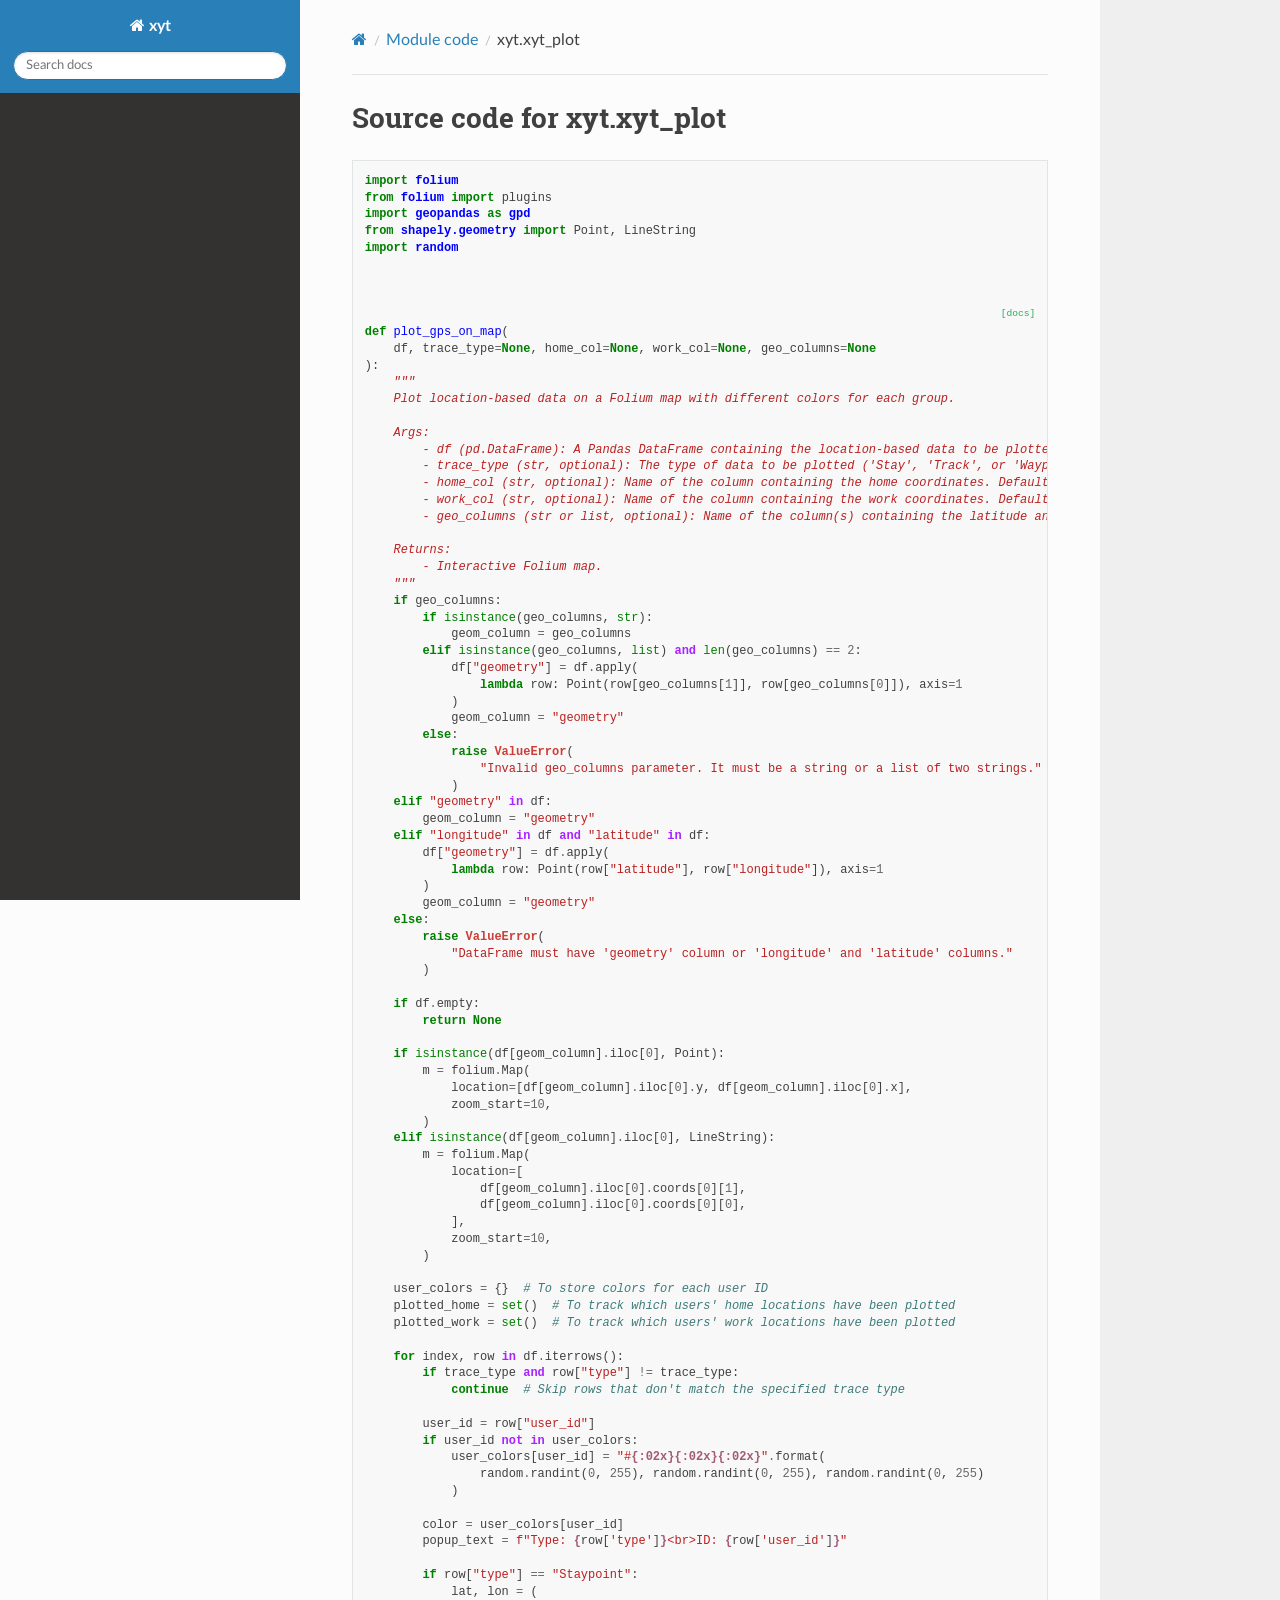
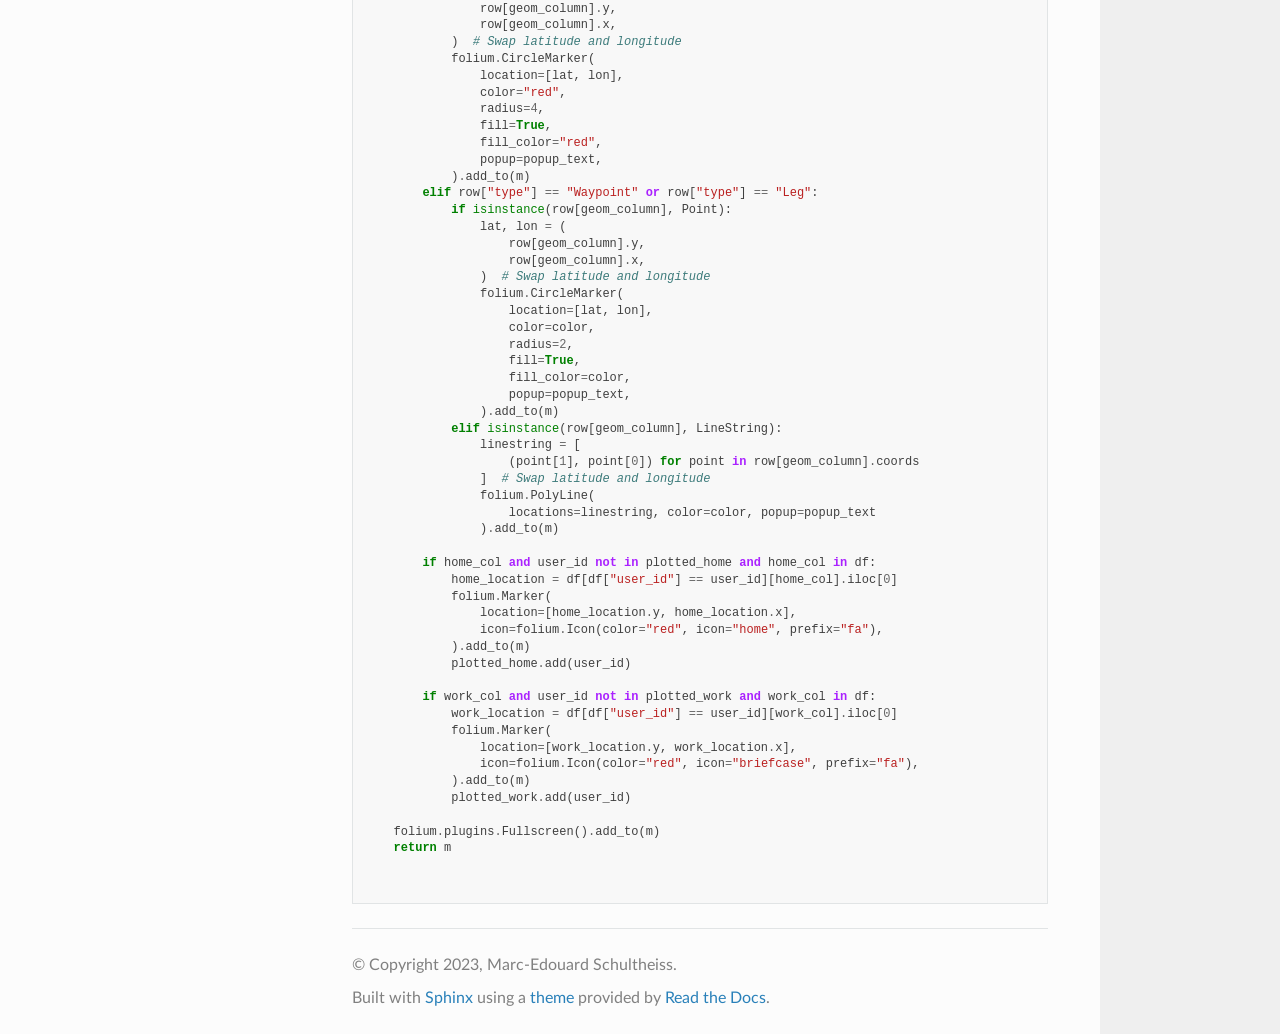
<file: _modules/xyt/xyt_plot.html>
<!DOCTYPE html>
<html class="writer-html5" lang="en" data-content_root="../../">
<head>
  <meta charset="utf-8" />
  <meta name="viewport" content="width=device-width, initial-scale=1.0" />
  <title>xyt.xyt_plot &mdash; xyt 0.1.0 documentation</title>
      <link rel="stylesheet" type="text/css" href="../../_static/pygments.css?v=80d5e7a1" />
      <link rel="stylesheet" type="text/css" href="../../_static/css/theme.css?v=19f00094" />

  
  <!--[if lt IE 9]>
    <script src="../../_static/js/html5shiv.min.js"></script>
  <![endif]-->
  
        <script src="../../_static/jquery.js?v=5d32c60e"></script>
        <script src="../../_static/_sphinx_javascript_frameworks_compat.js?v=2cd50e6c"></script>
        <script src="../../_static/documentation_options.js?v=01f34227"></script>
        <script src="../../_static/doctools.js?v=888ff710"></script>
        <script src="../../_static/sphinx_highlight.js?v=dc90522c"></script>
    <script src="../../_static/js/theme.js"></script>
    <link rel="index" title="Index" href="../../genindex.html" />
    <link rel="search" title="Search" href="../../search.html" /> 
</head>

<body class="wy-body-for-nav"> 
  <div class="wy-grid-for-nav">
    <nav data-toggle="wy-nav-shift" class="wy-nav-side">
      <div class="wy-side-scroll">
        <div class="wy-side-nav-search" >

          
          
          <a href="../../index.html" class="icon icon-home">
            xyt
          </a>
<div role="search">
  <form id="rtd-search-form" class="wy-form" action="../../search.html" method="get">
    <input type="text" name="q" placeholder="Search docs" aria-label="Search docs" />
    <input type="hidden" name="check_keywords" value="yes" />
    <input type="hidden" name="area" value="default" />
  </form>
</div>
        </div><div class="wy-menu wy-menu-vertical" data-spy="affix" role="navigation" aria-label="Navigation menu">
              <!-- Local TOC -->
              <div class="local-toc"></div>
        </div>
      </div>
    </nav>

    <section data-toggle="wy-nav-shift" class="wy-nav-content-wrap"><nav class="wy-nav-top" aria-label="Mobile navigation menu" >
          <i data-toggle="wy-nav-top" class="fa fa-bars"></i>
          <a href="../../index.html">xyt</a>
      </nav>

      <div class="wy-nav-content">
        <div class="rst-content">
          <div role="navigation" aria-label="Page navigation">
  <ul class="wy-breadcrumbs">
      <li><a href="../../index.html" class="icon icon-home" aria-label="Home"></a></li>
          <li class="breadcrumb-item"><a href="../index.html">Module code</a></li>
      <li class="breadcrumb-item active">xyt.xyt_plot</li>
      <li class="wy-breadcrumbs-aside">
      </li>
  </ul>
  <hr/>
</div>
          <div role="main" class="document" itemscope="itemscope" itemtype="http://schema.org/Article">
           <div itemprop="articleBody">
             
  <h1>Source code for xyt.xyt_plot</h1><div class="highlight"><pre>
<span></span><span class="kn">import</span> <span class="nn">folium</span>
<span class="kn">from</span> <span class="nn">folium</span> <span class="kn">import</span> <span class="n">plugins</span>
<span class="kn">import</span> <span class="nn">geopandas</span> <span class="k">as</span> <span class="nn">gpd</span>
<span class="kn">from</span> <span class="nn">shapely.geometry</span> <span class="kn">import</span> <span class="n">Point</span><span class="p">,</span> <span class="n">LineString</span>
<span class="kn">import</span> <span class="nn">random</span>


<div class="viewcode-block" id="plot_gps_on_map">
<a class="viewcode-back" href="../../xyt.html#xyt.xyt_plot.plot_gps_on_map">[docs]</a>
<span class="k">def</span> <span class="nf">plot_gps_on_map</span><span class="p">(</span>
    <span class="n">df</span><span class="p">,</span> <span class="n">trace_type</span><span class="o">=</span><span class="kc">None</span><span class="p">,</span> <span class="n">home_col</span><span class="o">=</span><span class="kc">None</span><span class="p">,</span> <span class="n">work_col</span><span class="o">=</span><span class="kc">None</span><span class="p">,</span> <span class="n">geo_columns</span><span class="o">=</span><span class="kc">None</span>
<span class="p">):</span>
<span class="w">    </span><span class="sd">&quot;&quot;&quot;</span>
<span class="sd">    Plot location-based data on a Folium map with different colors for each group.</span>

<span class="sd">    Args:</span>
<span class="sd">        - df (pd.DataFrame): A Pandas DataFrame containing the location-based data to be plotted.</span>
<span class="sd">        - trace_type (str, optional): The type of data to be plotted (&#39;Stay&#39;, &#39;Track&#39;, or &#39;Waypoint&#39;). If provided, only data of the specified trace type will be plotted.</span>
<span class="sd">        - home_col (str, optional): Name of the column containing the home coordinates. Default is None.</span>
<span class="sd">        - work_col (str, optional): Name of the column containing the work coordinates. Default is None.</span>
<span class="sd">        - geo_columns (str or list, optional): Name of the column(s) containing the latitude and longitude coordinates. Can be a string (e.g., &#39;geometry&#39;) or a list (e.g., [&#39;latitude&#39;, &#39;longitude&#39;]). Default is None.</span>

<span class="sd">    Returns:</span>
<span class="sd">        - Interactive Folium map.</span>
<span class="sd">    &quot;&quot;&quot;</span>
    <span class="k">if</span> <span class="n">geo_columns</span><span class="p">:</span>
        <span class="k">if</span> <span class="nb">isinstance</span><span class="p">(</span><span class="n">geo_columns</span><span class="p">,</span> <span class="nb">str</span><span class="p">):</span>
            <span class="n">geom_column</span> <span class="o">=</span> <span class="n">geo_columns</span>
        <span class="k">elif</span> <span class="nb">isinstance</span><span class="p">(</span><span class="n">geo_columns</span><span class="p">,</span> <span class="nb">list</span><span class="p">)</span> <span class="ow">and</span> <span class="nb">len</span><span class="p">(</span><span class="n">geo_columns</span><span class="p">)</span> <span class="o">==</span> <span class="mi">2</span><span class="p">:</span>
            <span class="n">df</span><span class="p">[</span><span class="s2">&quot;geometry&quot;</span><span class="p">]</span> <span class="o">=</span> <span class="n">df</span><span class="o">.</span><span class="n">apply</span><span class="p">(</span>
                <span class="k">lambda</span> <span class="n">row</span><span class="p">:</span> <span class="n">Point</span><span class="p">(</span><span class="n">row</span><span class="p">[</span><span class="n">geo_columns</span><span class="p">[</span><span class="mi">1</span><span class="p">]],</span> <span class="n">row</span><span class="p">[</span><span class="n">geo_columns</span><span class="p">[</span><span class="mi">0</span><span class="p">]]),</span> <span class="n">axis</span><span class="o">=</span><span class="mi">1</span>
            <span class="p">)</span>
            <span class="n">geom_column</span> <span class="o">=</span> <span class="s2">&quot;geometry&quot;</span>
        <span class="k">else</span><span class="p">:</span>
            <span class="k">raise</span> <span class="ne">ValueError</span><span class="p">(</span>
                <span class="s2">&quot;Invalid geo_columns parameter. It must be a string or a list of two strings.&quot;</span>
            <span class="p">)</span>
    <span class="k">elif</span> <span class="s2">&quot;geometry&quot;</span> <span class="ow">in</span> <span class="n">df</span><span class="p">:</span>
        <span class="n">geom_column</span> <span class="o">=</span> <span class="s2">&quot;geometry&quot;</span>
    <span class="k">elif</span> <span class="s2">&quot;longitude&quot;</span> <span class="ow">in</span> <span class="n">df</span> <span class="ow">and</span> <span class="s2">&quot;latitude&quot;</span> <span class="ow">in</span> <span class="n">df</span><span class="p">:</span>
        <span class="n">df</span><span class="p">[</span><span class="s2">&quot;geometry&quot;</span><span class="p">]</span> <span class="o">=</span> <span class="n">df</span><span class="o">.</span><span class="n">apply</span><span class="p">(</span>
            <span class="k">lambda</span> <span class="n">row</span><span class="p">:</span> <span class="n">Point</span><span class="p">(</span><span class="n">row</span><span class="p">[</span><span class="s2">&quot;latitude&quot;</span><span class="p">],</span> <span class="n">row</span><span class="p">[</span><span class="s2">&quot;longitude&quot;</span><span class="p">]),</span> <span class="n">axis</span><span class="o">=</span><span class="mi">1</span>
        <span class="p">)</span>
        <span class="n">geom_column</span> <span class="o">=</span> <span class="s2">&quot;geometry&quot;</span>
    <span class="k">else</span><span class="p">:</span>
        <span class="k">raise</span> <span class="ne">ValueError</span><span class="p">(</span>
            <span class="s2">&quot;DataFrame must have &#39;geometry&#39; column or &#39;longitude&#39; and &#39;latitude&#39; columns.&quot;</span>
        <span class="p">)</span>

    <span class="k">if</span> <span class="n">df</span><span class="o">.</span><span class="n">empty</span><span class="p">:</span>
        <span class="k">return</span> <span class="kc">None</span>

    <span class="k">if</span> <span class="nb">isinstance</span><span class="p">(</span><span class="n">df</span><span class="p">[</span><span class="n">geom_column</span><span class="p">]</span><span class="o">.</span><span class="n">iloc</span><span class="p">[</span><span class="mi">0</span><span class="p">],</span> <span class="n">Point</span><span class="p">):</span>
        <span class="n">m</span> <span class="o">=</span> <span class="n">folium</span><span class="o">.</span><span class="n">Map</span><span class="p">(</span>
            <span class="n">location</span><span class="o">=</span><span class="p">[</span><span class="n">df</span><span class="p">[</span><span class="n">geom_column</span><span class="p">]</span><span class="o">.</span><span class="n">iloc</span><span class="p">[</span><span class="mi">0</span><span class="p">]</span><span class="o">.</span><span class="n">y</span><span class="p">,</span> <span class="n">df</span><span class="p">[</span><span class="n">geom_column</span><span class="p">]</span><span class="o">.</span><span class="n">iloc</span><span class="p">[</span><span class="mi">0</span><span class="p">]</span><span class="o">.</span><span class="n">x</span><span class="p">],</span>
            <span class="n">zoom_start</span><span class="o">=</span><span class="mi">10</span><span class="p">,</span>
        <span class="p">)</span>
    <span class="k">elif</span> <span class="nb">isinstance</span><span class="p">(</span><span class="n">df</span><span class="p">[</span><span class="n">geom_column</span><span class="p">]</span><span class="o">.</span><span class="n">iloc</span><span class="p">[</span><span class="mi">0</span><span class="p">],</span> <span class="n">LineString</span><span class="p">):</span>
        <span class="n">m</span> <span class="o">=</span> <span class="n">folium</span><span class="o">.</span><span class="n">Map</span><span class="p">(</span>
            <span class="n">location</span><span class="o">=</span><span class="p">[</span>
                <span class="n">df</span><span class="p">[</span><span class="n">geom_column</span><span class="p">]</span><span class="o">.</span><span class="n">iloc</span><span class="p">[</span><span class="mi">0</span><span class="p">]</span><span class="o">.</span><span class="n">coords</span><span class="p">[</span><span class="mi">0</span><span class="p">][</span><span class="mi">1</span><span class="p">],</span>
                <span class="n">df</span><span class="p">[</span><span class="n">geom_column</span><span class="p">]</span><span class="o">.</span><span class="n">iloc</span><span class="p">[</span><span class="mi">0</span><span class="p">]</span><span class="o">.</span><span class="n">coords</span><span class="p">[</span><span class="mi">0</span><span class="p">][</span><span class="mi">0</span><span class="p">],</span>
            <span class="p">],</span>
            <span class="n">zoom_start</span><span class="o">=</span><span class="mi">10</span><span class="p">,</span>
        <span class="p">)</span>

    <span class="n">user_colors</span> <span class="o">=</span> <span class="p">{}</span>  <span class="c1"># To store colors for each user ID</span>
    <span class="n">plotted_home</span> <span class="o">=</span> <span class="nb">set</span><span class="p">()</span>  <span class="c1"># To track which users&#39; home locations have been plotted</span>
    <span class="n">plotted_work</span> <span class="o">=</span> <span class="nb">set</span><span class="p">()</span>  <span class="c1"># To track which users&#39; work locations have been plotted</span>

    <span class="k">for</span> <span class="n">index</span><span class="p">,</span> <span class="n">row</span> <span class="ow">in</span> <span class="n">df</span><span class="o">.</span><span class="n">iterrows</span><span class="p">():</span>
        <span class="k">if</span> <span class="n">trace_type</span> <span class="ow">and</span> <span class="n">row</span><span class="p">[</span><span class="s2">&quot;type&quot;</span><span class="p">]</span> <span class="o">!=</span> <span class="n">trace_type</span><span class="p">:</span>
            <span class="k">continue</span>  <span class="c1"># Skip rows that don&#39;t match the specified trace type</span>

        <span class="n">user_id</span> <span class="o">=</span> <span class="n">row</span><span class="p">[</span><span class="s2">&quot;user_id&quot;</span><span class="p">]</span>
        <span class="k">if</span> <span class="n">user_id</span> <span class="ow">not</span> <span class="ow">in</span> <span class="n">user_colors</span><span class="p">:</span>
            <span class="n">user_colors</span><span class="p">[</span><span class="n">user_id</span><span class="p">]</span> <span class="o">=</span> <span class="s2">&quot;#</span><span class="si">{:02x}{:02x}{:02x}</span><span class="s2">&quot;</span><span class="o">.</span><span class="n">format</span><span class="p">(</span>
                <span class="n">random</span><span class="o">.</span><span class="n">randint</span><span class="p">(</span><span class="mi">0</span><span class="p">,</span> <span class="mi">255</span><span class="p">),</span> <span class="n">random</span><span class="o">.</span><span class="n">randint</span><span class="p">(</span><span class="mi">0</span><span class="p">,</span> <span class="mi">255</span><span class="p">),</span> <span class="n">random</span><span class="o">.</span><span class="n">randint</span><span class="p">(</span><span class="mi">0</span><span class="p">,</span> <span class="mi">255</span><span class="p">)</span>
            <span class="p">)</span>

        <span class="n">color</span> <span class="o">=</span> <span class="n">user_colors</span><span class="p">[</span><span class="n">user_id</span><span class="p">]</span>
        <span class="n">popup_text</span> <span class="o">=</span> <span class="sa">f</span><span class="s2">&quot;Type: </span><span class="si">{</span><span class="n">row</span><span class="p">[</span><span class="s1">&#39;type&#39;</span><span class="p">]</span><span class="si">}</span><span class="s2">&lt;br&gt;ID: </span><span class="si">{</span><span class="n">row</span><span class="p">[</span><span class="s1">&#39;user_id&#39;</span><span class="p">]</span><span class="si">}</span><span class="s2">&quot;</span>

        <span class="k">if</span> <span class="n">row</span><span class="p">[</span><span class="s2">&quot;type&quot;</span><span class="p">]</span> <span class="o">==</span> <span class="s2">&quot;Staypoint&quot;</span><span class="p">:</span>
            <span class="n">lat</span><span class="p">,</span> <span class="n">lon</span> <span class="o">=</span> <span class="p">(</span>
                <span class="n">row</span><span class="p">[</span><span class="n">geom_column</span><span class="p">]</span><span class="o">.</span><span class="n">y</span><span class="p">,</span>
                <span class="n">row</span><span class="p">[</span><span class="n">geom_column</span><span class="p">]</span><span class="o">.</span><span class="n">x</span><span class="p">,</span>
            <span class="p">)</span>  <span class="c1"># Swap latitude and longitude</span>
            <span class="n">folium</span><span class="o">.</span><span class="n">CircleMarker</span><span class="p">(</span>
                <span class="n">location</span><span class="o">=</span><span class="p">[</span><span class="n">lat</span><span class="p">,</span> <span class="n">lon</span><span class="p">],</span>
                <span class="n">color</span><span class="o">=</span><span class="s2">&quot;red&quot;</span><span class="p">,</span>
                <span class="n">radius</span><span class="o">=</span><span class="mi">4</span><span class="p">,</span>
                <span class="n">fill</span><span class="o">=</span><span class="kc">True</span><span class="p">,</span>
                <span class="n">fill_color</span><span class="o">=</span><span class="s2">&quot;red&quot;</span><span class="p">,</span>
                <span class="n">popup</span><span class="o">=</span><span class="n">popup_text</span><span class="p">,</span>
            <span class="p">)</span><span class="o">.</span><span class="n">add_to</span><span class="p">(</span><span class="n">m</span><span class="p">)</span>
        <span class="k">elif</span> <span class="n">row</span><span class="p">[</span><span class="s2">&quot;type&quot;</span><span class="p">]</span> <span class="o">==</span> <span class="s2">&quot;Waypoint&quot;</span> <span class="ow">or</span> <span class="n">row</span><span class="p">[</span><span class="s2">&quot;type&quot;</span><span class="p">]</span> <span class="o">==</span> <span class="s2">&quot;Leg&quot;</span><span class="p">:</span>
            <span class="k">if</span> <span class="nb">isinstance</span><span class="p">(</span><span class="n">row</span><span class="p">[</span><span class="n">geom_column</span><span class="p">],</span> <span class="n">Point</span><span class="p">):</span>
                <span class="n">lat</span><span class="p">,</span> <span class="n">lon</span> <span class="o">=</span> <span class="p">(</span>
                    <span class="n">row</span><span class="p">[</span><span class="n">geom_column</span><span class="p">]</span><span class="o">.</span><span class="n">y</span><span class="p">,</span>
                    <span class="n">row</span><span class="p">[</span><span class="n">geom_column</span><span class="p">]</span><span class="o">.</span><span class="n">x</span><span class="p">,</span>
                <span class="p">)</span>  <span class="c1"># Swap latitude and longitude</span>
                <span class="n">folium</span><span class="o">.</span><span class="n">CircleMarker</span><span class="p">(</span>
                    <span class="n">location</span><span class="o">=</span><span class="p">[</span><span class="n">lat</span><span class="p">,</span> <span class="n">lon</span><span class="p">],</span>
                    <span class="n">color</span><span class="o">=</span><span class="n">color</span><span class="p">,</span>
                    <span class="n">radius</span><span class="o">=</span><span class="mi">2</span><span class="p">,</span>
                    <span class="n">fill</span><span class="o">=</span><span class="kc">True</span><span class="p">,</span>
                    <span class="n">fill_color</span><span class="o">=</span><span class="n">color</span><span class="p">,</span>
                    <span class="n">popup</span><span class="o">=</span><span class="n">popup_text</span><span class="p">,</span>
                <span class="p">)</span><span class="o">.</span><span class="n">add_to</span><span class="p">(</span><span class="n">m</span><span class="p">)</span>
            <span class="k">elif</span> <span class="nb">isinstance</span><span class="p">(</span><span class="n">row</span><span class="p">[</span><span class="n">geom_column</span><span class="p">],</span> <span class="n">LineString</span><span class="p">):</span>
                <span class="n">linestring</span> <span class="o">=</span> <span class="p">[</span>
                    <span class="p">(</span><span class="n">point</span><span class="p">[</span><span class="mi">1</span><span class="p">],</span> <span class="n">point</span><span class="p">[</span><span class="mi">0</span><span class="p">])</span> <span class="k">for</span> <span class="n">point</span> <span class="ow">in</span> <span class="n">row</span><span class="p">[</span><span class="n">geom_column</span><span class="p">]</span><span class="o">.</span><span class="n">coords</span>
                <span class="p">]</span>  <span class="c1"># Swap latitude and longitude</span>
                <span class="n">folium</span><span class="o">.</span><span class="n">PolyLine</span><span class="p">(</span>
                    <span class="n">locations</span><span class="o">=</span><span class="n">linestring</span><span class="p">,</span> <span class="n">color</span><span class="o">=</span><span class="n">color</span><span class="p">,</span> <span class="n">popup</span><span class="o">=</span><span class="n">popup_text</span>
                <span class="p">)</span><span class="o">.</span><span class="n">add_to</span><span class="p">(</span><span class="n">m</span><span class="p">)</span>

        <span class="k">if</span> <span class="n">home_col</span> <span class="ow">and</span> <span class="n">user_id</span> <span class="ow">not</span> <span class="ow">in</span> <span class="n">plotted_home</span> <span class="ow">and</span> <span class="n">home_col</span> <span class="ow">in</span> <span class="n">df</span><span class="p">:</span>
            <span class="n">home_location</span> <span class="o">=</span> <span class="n">df</span><span class="p">[</span><span class="n">df</span><span class="p">[</span><span class="s2">&quot;user_id&quot;</span><span class="p">]</span> <span class="o">==</span> <span class="n">user_id</span><span class="p">][</span><span class="n">home_col</span><span class="p">]</span><span class="o">.</span><span class="n">iloc</span><span class="p">[</span><span class="mi">0</span><span class="p">]</span>
            <span class="n">folium</span><span class="o">.</span><span class="n">Marker</span><span class="p">(</span>
                <span class="n">location</span><span class="o">=</span><span class="p">[</span><span class="n">home_location</span><span class="o">.</span><span class="n">y</span><span class="p">,</span> <span class="n">home_location</span><span class="o">.</span><span class="n">x</span><span class="p">],</span>
                <span class="n">icon</span><span class="o">=</span><span class="n">folium</span><span class="o">.</span><span class="n">Icon</span><span class="p">(</span><span class="n">color</span><span class="o">=</span><span class="s2">&quot;red&quot;</span><span class="p">,</span> <span class="n">icon</span><span class="o">=</span><span class="s2">&quot;home&quot;</span><span class="p">,</span> <span class="n">prefix</span><span class="o">=</span><span class="s2">&quot;fa&quot;</span><span class="p">),</span>
            <span class="p">)</span><span class="o">.</span><span class="n">add_to</span><span class="p">(</span><span class="n">m</span><span class="p">)</span>
            <span class="n">plotted_home</span><span class="o">.</span><span class="n">add</span><span class="p">(</span><span class="n">user_id</span><span class="p">)</span>

        <span class="k">if</span> <span class="n">work_col</span> <span class="ow">and</span> <span class="n">user_id</span> <span class="ow">not</span> <span class="ow">in</span> <span class="n">plotted_work</span> <span class="ow">and</span> <span class="n">work_col</span> <span class="ow">in</span> <span class="n">df</span><span class="p">:</span>
            <span class="n">work_location</span> <span class="o">=</span> <span class="n">df</span><span class="p">[</span><span class="n">df</span><span class="p">[</span><span class="s2">&quot;user_id&quot;</span><span class="p">]</span> <span class="o">==</span> <span class="n">user_id</span><span class="p">][</span><span class="n">work_col</span><span class="p">]</span><span class="o">.</span><span class="n">iloc</span><span class="p">[</span><span class="mi">0</span><span class="p">]</span>
            <span class="n">folium</span><span class="o">.</span><span class="n">Marker</span><span class="p">(</span>
                <span class="n">location</span><span class="o">=</span><span class="p">[</span><span class="n">work_location</span><span class="o">.</span><span class="n">y</span><span class="p">,</span> <span class="n">work_location</span><span class="o">.</span><span class="n">x</span><span class="p">],</span>
                <span class="n">icon</span><span class="o">=</span><span class="n">folium</span><span class="o">.</span><span class="n">Icon</span><span class="p">(</span><span class="n">color</span><span class="o">=</span><span class="s2">&quot;red&quot;</span><span class="p">,</span> <span class="n">icon</span><span class="o">=</span><span class="s2">&quot;briefcase&quot;</span><span class="p">,</span> <span class="n">prefix</span><span class="o">=</span><span class="s2">&quot;fa&quot;</span><span class="p">),</span>
            <span class="p">)</span><span class="o">.</span><span class="n">add_to</span><span class="p">(</span><span class="n">m</span><span class="p">)</span>
            <span class="n">plotted_work</span><span class="o">.</span><span class="n">add</span><span class="p">(</span><span class="n">user_id</span><span class="p">)</span>

    <span class="n">folium</span><span class="o">.</span><span class="n">plugins</span><span class="o">.</span><span class="n">Fullscreen</span><span class="p">()</span><span class="o">.</span><span class="n">add_to</span><span class="p">(</span><span class="n">m</span><span class="p">)</span>
    <span class="k">return</span> <span class="n">m</span></div>

</pre></div>

           </div>
          </div>
          <footer>

  <hr/>

  <div role="contentinfo">
    <p>&#169; Copyright 2023, Marc-Edouard Schultheiss.</p>
  </div>

  Built with <a href="https://www.sphinx-doc.org/">Sphinx</a> using a
    <a href="https://github.com/readthedocs/sphinx_rtd_theme">theme</a>
    provided by <a href="https://readthedocs.org">Read the Docs</a>.
   

</footer>
        </div>
      </div>
    </section>
  </div>
  <script>
      jQuery(function () {
          SphinxRtdTheme.Navigation.enable(true);
      });
  </script> 

</body>
</html>
</file>
<file: _static/pygments.css>
pre { line-height: 125%; }
td.linenos .normal { color: inherit; background-color: transparent; padding-left: 5px; padding-right: 5px; }
span.linenos { color: inherit; background-color: transparent; padding-left: 5px; padding-right: 5px; }
td.linenos .special { color: #000000; background-color: #ffffc0; padding-left: 5px; padding-right: 5px; }
span.linenos.special { color: #000000; background-color: #ffffc0; padding-left: 5px; padding-right: 5px; }
.highlight .hll { background-color: #ffffcc }
.highlight { background: #f8f8f8; }
.highlight .c { color: #3D7B7B; font-style: italic } /* Comment */
.highlight .err { border: 1px solid #FF0000 } /* Error */
.highlight .k { color: #008000; font-weight: bold } /* Keyword */
.highlight .o { color: #666666 } /* Operator */
.highlight .ch { color: #3D7B7B; font-style: italic } /* Comment.Hashbang */
.highlight .cm { color: #3D7B7B; font-style: italic } /* Comment.Multiline */
.highlight .cp { color: #9C6500 } /* Comment.Preproc */
.highlight .cpf { color: #3D7B7B; font-style: italic } /* Comment.PreprocFile */
.highlight .c1 { color: #3D7B7B; font-style: italic } /* Comment.Single */
.highlight .cs { color: #3D7B7B; font-style: italic } /* Comment.Special */
.highlight .gd { color: #A00000 } /* Generic.Deleted */
.highlight .ge { font-style: italic } /* Generic.Emph */
.highlight .ges { font-weight: bold; font-style: italic } /* Generic.EmphStrong */
.highlight .gr { color: #E40000 } /* Generic.Error */
.highlight .gh { color: #000080; font-weight: bold } /* Generic.Heading */
.highlight .gi { color: #008400 } /* Generic.Inserted */
.highlight .go { color: #717171 } /* Generic.Output */
.highlight .gp { color: #000080; font-weight: bold } /* Generic.Prompt */
.highlight .gs { font-weight: bold } /* Generic.Strong */
.highlight .gu { color: #800080; font-weight: bold } /* Generic.Subheading */
.highlight .gt { color: #0044DD } /* Generic.Traceback */
.highlight .kc { color: #008000; font-weight: bold } /* Keyword.Constant */
.highlight .kd { color: #008000; font-weight: bold } /* Keyword.Declaration */
.highlight .kn { color: #008000; font-weight: bold } /* Keyword.Namespace */
.highlight .kp { color: #008000 } /* Keyword.Pseudo */
.highlight .kr { color: #008000; font-weight: bold } /* Keyword.Reserved */
.highlight .kt { color: #B00040 } /* Keyword.Type */
.highlight .m { color: #666666 } /* Literal.Number */
.highlight .s { color: #BA2121 } /* Literal.String */
.highlight .na { color: #687822 } /* Name.Attribute */
.highlight .nb { color: #008000 } /* Name.Builtin */
.highlight .nc { color: #0000FF; font-weight: bold } /* Name.Class */
.highlight .no { color: #880000 } /* Name.Constant */
.highlight .nd { color: #AA22FF } /* Name.Decorator */
.highlight .ni { color: #717171; font-weight: bold } /* Name.Entity */
.highlight .ne { color: #CB3F38; font-weight: bold } /* Name.Exception */
.highlight .nf { color: #0000FF } /* Name.Function */
.highlight .nl { color: #767600 } /* Name.Label */
.highlight .nn { color: #0000FF; font-weight: bold } /* Name.Namespace */
.highlight .nt { color: #008000; font-weight: bold } /* Name.Tag */
.highlight .nv { color: #19177C } /* Name.Variable */
.highlight .ow { color: #AA22FF; font-weight: bold } /* Operator.Word */
.highlight .w { color: #bbbbbb } /* Text.Whitespace */
.highlight .mb { color: #666666 } /* Literal.Number.Bin */
.highlight .mf { color: #666666 } /* Literal.Number.Float */
.highlight .mh { color: #666666 } /* Literal.Number.Hex */
.highlight .mi { color: #666666 } /* Literal.Number.Integer */
.highlight .mo { color: #666666 } /* Literal.Number.Oct */
.highlight .sa { color: #BA2121 } /* Literal.String.Affix */
.highlight .sb { color: #BA2121 } /* Literal.String.Backtick */
.highlight .sc { color: #BA2121 } /* Literal.String.Char */
.highlight .dl { color: #BA2121 } /* Literal.String.Delimiter */
.highlight .sd { color: #BA2121; font-style: italic } /* Literal.String.Doc */
.highlight .s2 { color: #BA2121 } /* Literal.String.Double */
.highlight .se { color: #AA5D1F; font-weight: bold } /* Literal.String.Escape */
.highlight .sh { color: #BA2121 } /* Literal.String.Heredoc */
.highlight .si { color: #A45A77; font-weight: bold } /* Literal.String.Interpol */
.highlight .sx { color: #008000 } /* Literal.String.Other */
.highlight .sr { color: #A45A77 } /* Literal.String.Regex */
.highlight .s1 { color: #BA2121 } /* Literal.String.Single */
.highlight .ss { color: #19177C } /* Literal.String.Symbol */
.highlight .bp { color: #008000 } /* Name.Builtin.Pseudo */
.highlight .fm { color: #0000FF } /* Name.Function.Magic */
.highlight .vc { color: #19177C } /* Name.Variable.Class */
.highlight .vg { color: #19177C } /* Name.Variable.Global */
.highlight .vi { color: #19177C } /* Name.Variable.Instance */
.highlight .vm { color: #19177C } /* Name.Variable.Magic */
.highlight .il { color: #666666 } /* Literal.Number.Integer.Long */
</file>
<file: _static/css/theme.css>
html{box-sizing:border-box}*,:after,:before{box-sizing:inherit}article,aside,details,figcaption,figure,footer,header,hgroup,nav,section{display:block}audio,canvas,video{display:inline-block;*display:inline;*zoom:1}[hidden],audio:not([controls]){display:none}*{-webkit-box-sizing:border-box;-moz-box-sizing:border-box;box-sizing:border-box}html{font-size:100%;-webkit-text-size-adjust:100%;-ms-text-size-adjust:100%}body{margin:0}a:active,a:hover{outline:0}abbr[title]{border-bottom:1px dotted}b,strong{font-weight:700}blockquote{margin:0}dfn{font-style:italic}ins{background:#ff9;text-decoration:none}ins,mark{color:#000}mark{background:#ff0;font-style:italic;font-weight:700}.rst-content code,.rst-content tt,code,kbd,pre,samp{font-family:monospace,serif;_font-family:courier new,monospace;font-size:1em}pre{white-space:pre}q{quotes:none}q:after,q:before{content:"";content:none}small{font-size:85%}sub,sup{font-size:75%;line-height:0;position:relative;vertical-align:baseline}sup{top:-.5em}sub{bottom:-.25em}dl,ol,ul{margin:0;padding:0;list-style:none;list-style-image:none}li{list-style:none}dd{margin:0}img{border:0;-ms-interpolation-mode:bicubic;vertical-align:middle;max-width:100%}svg:not(:root){overflow:hidden}figure,form{margin:0}label{cursor:pointer}button,input,select,textarea{font-size:100%;margin:0;vertical-align:baseline;*vertical-align:middle}button,input{line-height:normal}button,input[type=button],input[type=reset],input[type=submit]{cursor:pointer;-webkit-appearance:button;*overflow:visible}button[disabled],input[disabled]{cursor:default}input[type=search]{-webkit-appearance:textfield;-moz-box-sizing:content-box;-webkit-box-sizing:content-box;box-sizing:content-box}textarea{resize:vertical}table{border-collapse:collapse;border-spacing:0}td{vertical-align:top}.chromeframe{margin:.2em 0;background:#ccc;color:#000;padding:.2em 0}.ir{display:block;border:0;text-indent:-999em;overflow:hidden;background-color:transparent;background-repeat:no-repeat;text-align:left;direction:ltr;*line-height:0}.ir br{display:none}.hidden{display:none!important;visibility:hidden}.visuallyhidden{border:0;clip:rect(0 0 0 0);height:1px;margin:-1px;overflow:hidden;padding:0;position:absolute;width:1px}.visuallyhidden.focusable:active,.visuallyhidden.focusable:focus{clip:auto;height:auto;margin:0;overflow:visible;position:static;width:auto}.invisible{visibility:hidden}.relative{position:relative}big,small{font-size:100%}@media print{body,html,section{background:none!important}*{box-shadow:none!important;text-shadow:none!important;filter:none!important;-ms-filter:none!important}a,a:visited{text-decoration:underline}.ir a:after,a[href^="#"]:after,a[href^="javascript:"]:after{content:""}blockquote,pre{page-break-inside:avoid}thead{display:table-header-group}img,tr{page-break-inside:avoid}img{max-width:100%!important}@page{margin:.5cm}.rst-content .toctree-wrapper>p.caption,h2,h3,p{orphans:3;widows:3}.rst-content .toctree-wrapper>p.caption,h2,h3{page-break-after:avoid}}.btn,.fa:before,.icon:before,.rst-content .admonition,.rst-content .admonition-title:before,.rst-content .admonition-todo,.rst-content .attention,.rst-content .caution,.rst-content .code-block-caption .headerlink:before,.rst-content .danger,.rst-content .eqno .headerlink:before,.rst-content .error,.rst-content .hint,.rst-content .important,.rst-content .note,.rst-content .seealso,.rst-content .tip,.rst-content .warning,.rst-content code.download span:first-child:before,.rst-content dl dt .headerlink:before,.rst-content h1 .headerlink:before,.rst-content h2 .headerlink:before,.rst-content h3 .headerlink:before,.rst-content h4 .headerlink:before,.rst-content h5 .headerlink:before,.rst-content h6 .headerlink:before,.rst-content p.caption .headerlink:before,.rst-content p .headerlink:before,.rst-content table>caption .headerlink:before,.rst-content tt.download span:first-child:before,.wy-alert,.wy-dropdown .caret:before,.wy-inline-validate.wy-inline-validate-danger .wy-input-context:before,.wy-inline-validate.wy-inline-validate-info .wy-input-context:before,.wy-inline-validate.wy-inline-validate-success .wy-input-context:before,.wy-inline-validate.wy-inline-validate-warning .wy-input-context:before,.wy-menu-vertical li.current>a button.toctree-expand:before,.wy-menu-vertical li.on a button.toctree-expand:before,.wy-menu-vertical li button.toctree-expand:before,input[type=color],input[type=date],input[type=datetime-local],input[type=datetime],input[type=email],input[type=month],input[type=number],input[type=password],input[type=search],input[type=tel],input[type=text],input[type=time],input[type=url],input[type=week],select,textarea{-webkit-font-smoothing:antialiased}.clearfix{*zoom:1}.clearfix:after,.clearfix:before{display:table;content:""}.clearfix:after{clear:both}/*!
 *  Font Awesome 4.7.0 by @davegandy - http://fontawesome.io - @fontawesome
 *  License - http://fontawesome.io/license (Font: SIL OFL 1.1, CSS: MIT License)
 */@font-face{font-family:FontAwesome;src:url(fonts/fontawesome-webfont.eot?674f50d287a8c48dc19ba404d20fe713);src:url(fonts/fontawesome-webfont.eot?674f50d287a8c48dc19ba404d20fe713?#iefix&v=4.7.0) format("embedded-opentype"),url(fonts/fontawesome-webfont.woff2?af7ae505a9eed503f8b8e6982036873e) format("woff2"),url(fonts/fontawesome-webfont.woff?fee66e712a8a08eef5805a46892932ad) format("woff"),url(fonts/fontawesome-webfont.ttf?b06871f281fee6b241d60582ae9369b9) format("truetype"),url(fonts/fontawesome-webfont.svg?912ec66d7572ff821749319396470bde#fontawesomeregular) format("svg");font-weight:400;font-style:normal}.fa,.icon,.rst-content .admonition-title,.rst-content .code-block-caption .headerlink,.rst-content .eqno .headerlink,.rst-content code.download span:first-child,.rst-content dl dt .headerlink,.rst-content h1 .headerlink,.rst-content h2 .headerlink,.rst-content h3 .headerlink,.rst-content h4 .headerlink,.rst-content h5 .headerlink,.rst-content h6 .headerlink,.rst-content p.caption .headerlink,.rst-content p .headerlink,.rst-content table>caption .headerlink,.rst-content tt.download span:first-child,.wy-menu-vertical li.current>a button.toctree-expand,.wy-menu-vertical li.on a button.toctree-expand,.wy-menu-vertical li button.toctree-expand{display:inline-block;font:normal normal normal 14px/1 FontAwesome;font-size:inherit;text-rendering:auto;-webkit-font-smoothing:antialiased;-moz-osx-font-smoothing:grayscale}.fa-lg{font-size:1.33333em;line-height:.75em;vertical-align:-15%}.fa-2x{font-size:2em}.fa-3x{font-size:3em}.fa-4x{font-size:4em}.fa-5x{font-size:5em}.fa-fw{width:1.28571em;text-align:center}.fa-ul{padding-left:0;margin-left:2.14286em;list-style-type:none}.fa-ul>li{position:relative}.fa-li{position:absolute;left:-2.14286em;width:2.14286em;top:.14286em;text-align:center}.fa-li.fa-lg{left:-1.85714em}.fa-border{padding:.2em .25em .15em;border:.08em solid #eee;border-radius:.1em}.fa-pull-left{float:left}.fa-pull-right{float:right}.fa-pull-left.icon,.fa.fa-pull-left,.rst-content .code-block-caption .fa-pull-left.headerlink,.rst-content .eqno .fa-pull-left.headerlink,.rst-content .fa-pull-left.admonition-title,.rst-content code.download span.fa-pull-left:first-child,.rst-content dl dt .fa-pull-left.headerlink,.rst-content h1 .fa-pull-left.headerlink,.rst-content h2 .fa-pull-left.headerlink,.rst-content h3 .fa-pull-left.headerlink,.rst-content h4 .fa-pull-left.headerlink,.rst-content h5 .fa-pull-left.headerlink,.rst-content h6 .fa-pull-left.headerlink,.rst-content p .fa-pull-left.headerlink,.rst-content table>caption .fa-pull-left.headerlink,.rst-content tt.download span.fa-pull-left:first-child,.wy-menu-vertical li.current>a button.fa-pull-left.toctree-expand,.wy-menu-vertical li.on a button.fa-pull-left.toctree-expand,.wy-menu-vertical li button.fa-pull-left.toctree-expand{margin-right:.3em}.fa-pull-right.icon,.fa.fa-pull-right,.rst-content .code-block-caption .fa-pull-right.headerlink,.rst-content .eqno .fa-pull-right.headerlink,.rst-content .fa-pull-right.admonition-title,.rst-content code.download span.fa-pull-right:first-child,.rst-content dl dt .fa-pull-right.headerlink,.rst-content h1 .fa-pull-right.headerlink,.rst-content h2 .fa-pull-right.headerlink,.rst-content h3 .fa-pull-right.headerlink,.rst-content h4 .fa-pull-right.headerlink,.rst-content h5 .fa-pull-right.headerlink,.rst-content h6 .fa-pull-right.headerlink,.rst-content p .fa-pull-right.headerlink,.rst-content table>caption .fa-pull-right.headerlink,.rst-content tt.download span.fa-pull-right:first-child,.wy-menu-vertical li.current>a button.fa-pull-right.toctree-expand,.wy-menu-vertical li.on a button.fa-pull-right.toctree-expand,.wy-menu-vertical li button.fa-pull-right.toctree-expand{margin-left:.3em}.pull-right{float:right}.pull-left{float:left}.fa.pull-left,.pull-left.icon,.rst-content .code-block-caption .pull-left.headerlink,.rst-content .eqno .pull-left.headerlink,.rst-content .pull-left.admonition-title,.rst-content code.download span.pull-left:first-child,.rst-content dl dt .pull-left.headerlink,.rst-content h1 .pull-left.headerlink,.rst-content h2 .pull-left.headerlink,.rst-content h3 .pull-left.headerlink,.rst-content h4 .pull-left.headerlink,.rst-content h5 .pull-left.headerlink,.rst-content h6 .pull-left.headerlink,.rst-content p .pull-left.headerlink,.rst-content table>caption .pull-left.headerlink,.rst-content tt.download span.pull-left:first-child,.wy-menu-vertical li.current>a button.pull-left.toctree-expand,.wy-menu-vertical li.on a button.pull-left.toctree-expand,.wy-menu-vertical li button.pull-left.toctree-expand{margin-right:.3em}.fa.pull-right,.pull-right.icon,.rst-content .code-block-caption .pull-right.headerlink,.rst-content .eqno .pull-right.headerlink,.rst-content .pull-right.admonition-title,.rst-content code.download span.pull-right:first-child,.rst-content dl dt .pull-right.headerlink,.rst-content h1 .pull-right.headerlink,.rst-content h2 .pull-right.headerlink,.rst-content h3 .pull-right.headerlink,.rst-content h4 .pull-right.headerlink,.rst-content h5 .pull-right.headerlink,.rst-content h6 .pull-right.headerlink,.rst-content p .pull-right.headerlink,.rst-content table>caption .pull-right.headerlink,.rst-content tt.download span.pull-right:first-child,.wy-menu-vertical li.current>a button.pull-right.toctree-expand,.wy-menu-vertical li.on a button.pull-right.toctree-expand,.wy-menu-vertical li button.pull-right.toctree-expand{margin-left:.3em}.fa-spin{-webkit-animation:fa-spin 2s linear infinite;animation:fa-spin 2s linear infinite}.fa-pulse{-webkit-animation:fa-spin 1s steps(8) infinite;animation:fa-spin 1s steps(8) infinite}@-webkit-keyframes fa-spin{0%{-webkit-transform:rotate(0deg);transform:rotate(0deg)}to{-webkit-transform:rotate(359deg);transform:rotate(359deg)}}@keyframes fa-spin{0%{-webkit-transform:rotate(0deg);transform:rotate(0deg)}to{-webkit-transform:rotate(359deg);transform:rotate(359deg)}}.fa-rotate-90{-ms-filter:"progid:DXImageTransform.Microsoft.BasicImage(rotation=1)";-webkit-transform:rotate(90deg);-ms-transform:rotate(90deg);transform:rotate(90deg)}.fa-rotate-180{-ms-filter:"progid:DXImageTransform.Microsoft.BasicImage(rotation=2)";-webkit-transform:rotate(180deg);-ms-transform:rotate(180deg);transform:rotate(180deg)}.fa-rotate-270{-ms-filter:"progid:DXImageTransform.Microsoft.BasicImage(rotation=3)";-webkit-transform:rotate(270deg);-ms-transform:rotate(270deg);transform:rotate(270deg)}.fa-flip-horizontal{-ms-filter:"progid:DXImageTransform.Microsoft.BasicImage(rotation=0, mirror=1)";-webkit-transform:scaleX(-1);-ms-transform:scaleX(-1);transform:scaleX(-1)}.fa-flip-vertical{-ms-filter:"progid:DXImageTransform.Microsoft.BasicImage(rotation=2, mirror=1)";-webkit-transform:scaleY(-1);-ms-transform:scaleY(-1);transform:scaleY(-1)}:root .fa-flip-horizontal,:root .fa-flip-vertical,:root .fa-rotate-90,:root .fa-rotate-180,:root .fa-rotate-270{filter:none}.fa-stack{position:relative;display:inline-block;width:2em;height:2em;line-height:2em;vertical-align:middle}.fa-stack-1x,.fa-stack-2x{position:absolute;left:0;width:100%;text-align:center}.fa-stack-1x{line-height:inherit}.fa-stack-2x{font-size:2em}.fa-inverse{color:#fff}.fa-glass:before{content:""}.fa-music:before{content:""}.fa-search:before,.icon-search:before{content:""}.fa-envelope-o:before{content:""}.fa-heart:before{content:""}.fa-star:before{content:""}.fa-star-o:before{content:""}.fa-user:before{content:""}.fa-film:before{content:""}.fa-th-large:before{content:""}.fa-th:before{content:""}.fa-th-list:before{content:""}.fa-check:before{content:""}.fa-close:before,.fa-remove:before,.fa-times:before{content:""}.fa-search-plus:before{content:""}.fa-search-minus:before{content:""}.fa-power-off:before{content:""}.fa-signal:before{content:""}.fa-cog:before,.fa-gear:before{content:""}.fa-trash-o:before{content:""}.fa-home:before,.icon-home:before{content:""}.fa-file-o:before{content:""}.fa-clock-o:before{content:""}.fa-road:before{content:""}.fa-download:before,.rst-content code.download span:first-child:before,.rst-content tt.download span:first-child:before{content:""}.fa-arrow-circle-o-down:before{content:""}.fa-arrow-circle-o-up:before{content:""}.fa-inbox:before{content:""}.fa-play-circle-o:before{content:""}.fa-repeat:before,.fa-rotate-right:before{content:""}.fa-refresh:before{content:""}.fa-list-alt:before{content:""}.fa-lock:before{content:""}.fa-flag:before{content:""}.fa-headphones:before{content:""}.fa-volume-off:before{content:""}.fa-volume-down:before{content:""}.fa-volume-up:before{content:""}.fa-qrcode:before{content:""}.fa-barcode:before{content:""}.fa-tag:before{content:""}.fa-tags:before{content:""}.fa-book:before,.icon-book:before{content:""}.fa-bookmark:before{content:""}.fa-print:before{content:""}.fa-camera:before{content:""}.fa-font:before{content:""}.fa-bold:before{content:""}.fa-italic:before{content:""}.fa-text-height:before{content:""}.fa-text-width:before{content:""}.fa-align-left:before{content:""}.fa-align-center:before{content:""}.fa-align-right:before{content:""}.fa-align-justify:before{content:""}.fa-list:before{content:""}.fa-dedent:before,.fa-outdent:before{content:""}.fa-indent:before{content:""}.fa-video-camera:before{content:""}.fa-image:before,.fa-photo:before,.fa-picture-o:before{content:""}.fa-pencil:before{content:""}.fa-map-marker:before{content:""}.fa-adjust:before{content:""}.fa-tint:before{content:""}.fa-edit:before,.fa-pencil-square-o:before{content:""}.fa-share-square-o:before{content:""}.fa-check-square-o:before{content:""}.fa-arrows:before{content:""}.fa-step-backward:before{content:""}.fa-fast-backward:before{content:""}.fa-backward:before{content:""}.fa-play:before{content:""}.fa-pause:before{content:""}.fa-stop:before{content:""}.fa-forward:before{content:""}.fa-fast-forward:before{content:""}.fa-step-forward:before{content:""}.fa-eject:before{content:""}.fa-chevron-left:before{content:""}.fa-chevron-right:before{content:""}.fa-plus-circle:before{content:""}.fa-minus-circle:before{content:""}.fa-times-circle:before,.wy-inline-validate.wy-inline-validate-danger .wy-input-context:before{content:""}.fa-check-circle:before,.wy-inline-validate.wy-inline-validate-success .wy-input-context:before{content:""}.fa-question-circle:before{content:""}.fa-info-circle:before{content:""}.fa-crosshairs:before{content:""}.fa-times-circle-o:before{content:""}.fa-check-circle-o:before{content:""}.fa-ban:before{content:""}.fa-arrow-left:before{content:""}.fa-arrow-right:before{content:""}.fa-arrow-up:before{content:""}.fa-arrow-down:before{content:""}.fa-mail-forward:before,.fa-share:before{content:""}.fa-expand:before{content:""}.fa-compress:before{content:""}.fa-plus:before{content:""}.fa-minus:before{content:""}.fa-asterisk:before{content:""}.fa-exclamation-circle:before,.rst-content .admonition-title:before,.wy-inline-validate.wy-inline-validate-info .wy-input-context:before,.wy-inline-validate.wy-inline-validate-warning .wy-input-context:before{content:""}.fa-gift:before{content:""}.fa-leaf:before{content:""}.fa-fire:before,.icon-fire:before{content:""}.fa-eye:before{content:""}.fa-eye-slash:before{content:""}.fa-exclamation-triangle:before,.fa-warning:before{content:""}.fa-plane:before{content:""}.fa-calendar:before{content:""}.fa-random:before{content:""}.fa-comment:before{content:""}.fa-magnet:before{content:""}.fa-chevron-up:before{content:""}.fa-chevron-down:before{content:""}.fa-retweet:before{content:""}.fa-shopping-cart:before{content:""}.fa-folder:before{content:""}.fa-folder-open:before{content:""}.fa-arrows-v:before{content:""}.fa-arrows-h:before{content:""}.fa-bar-chart-o:before,.fa-bar-chart:before{content:""}.fa-twitter-square:before{content:""}.fa-facebook-square:before{content:""}.fa-camera-retro:before{content:""}.fa-key:before{content:""}.fa-cogs:before,.fa-gears:before{content:""}.fa-comments:before{content:""}.fa-thumbs-o-up:before{content:""}.fa-thumbs-o-down:before{content:""}.fa-star-half:before{content:""}.fa-heart-o:before{content:""}.fa-sign-out:before{content:""}.fa-linkedin-square:before{content:""}.fa-thumb-tack:before{content:""}.fa-external-link:before{content:""}.fa-sign-in:before{content:""}.fa-trophy:before{content:""}.fa-github-square:before{content:""}.fa-upload:before{content:""}.fa-lemon-o:before{content:""}.fa-phone:before{content:""}.fa-square-o:before{content:""}.fa-bookmark-o:before{content:""}.fa-phone-square:before{content:""}.fa-twitter:before{content:""}.fa-facebook-f:before,.fa-facebook:before{content:""}.fa-github:before,.icon-github:before{content:""}.fa-unlock:before{content:""}.fa-credit-card:before{content:""}.fa-feed:before,.fa-rss:before{content:""}.fa-hdd-o:before{content:""}.fa-bullhorn:before{content:""}.fa-bell:before{content:""}.fa-certificate:before{content:""}.fa-hand-o-right:before{content:""}.fa-hand-o-left:before{content:""}.fa-hand-o-up:before{content:""}.fa-hand-o-down:before{content:""}.fa-arrow-circle-left:before,.icon-circle-arrow-left:before{content:""}.fa-arrow-circle-right:before,.icon-circle-arrow-right:before{content:""}.fa-arrow-circle-up:before{content:""}.fa-arrow-circle-down:before{content:""}.fa-globe:before{content:""}.fa-wrench:before{content:""}.fa-tasks:before{content:""}.fa-filter:before{content:""}.fa-briefcase:before{content:""}.fa-arrows-alt:before{content:""}.fa-group:before,.fa-users:before{content:""}.fa-chain:before,.fa-link:before,.icon-link:before{content:""}.fa-cloud:before{content:""}.fa-flask:before{content:""}.fa-cut:before,.fa-scissors:before{content:""}.fa-copy:before,.fa-files-o:before{content:""}.fa-paperclip:before{content:""}.fa-floppy-o:before,.fa-save:before{content:""}.fa-square:before{content:""}.fa-bars:before,.fa-navicon:before,.fa-reorder:before{content:""}.fa-list-ul:before{content:""}.fa-list-ol:before{content:""}.fa-strikethrough:before{content:""}.fa-underline:before{content:""}.fa-table:before{content:""}.fa-magic:before{content:""}.fa-truck:before{content:""}.fa-pinterest:before{content:""}.fa-pinterest-square:before{content:""}.fa-google-plus-square:before{content:""}.fa-google-plus:before{content:""}.fa-money:before{content:""}.fa-caret-down:before,.icon-caret-down:before,.wy-dropdown .caret:before{content:""}.fa-caret-up:before{content:""}.fa-caret-left:before{content:""}.fa-caret-right:before{content:""}.fa-columns:before{content:""}.fa-sort:before,.fa-unsorted:before{content:""}.fa-sort-desc:before,.fa-sort-down:before{content:""}.fa-sort-asc:before,.fa-sort-up:before{content:""}.fa-envelope:before{content:""}.fa-linkedin:before{content:""}.fa-rotate-left:before,.fa-undo:before{content:""}.fa-gavel:before,.fa-legal:before{content:""}.fa-dashboard:before,.fa-tachometer:before{content:""}.fa-comment-o:before{content:""}.fa-comments-o:before{content:""}.fa-bolt:before,.fa-flash:before{content:""}.fa-sitemap:before{content:""}.fa-umbrella:before{content:""}.fa-clipboard:before,.fa-paste:before{content:""}.fa-lightbulb-o:before{content:""}.fa-exchange:before{content:""}.fa-cloud-download:before{content:""}.fa-cloud-upload:before{content:""}.fa-user-md:before{content:""}.fa-stethoscope:before{content:""}.fa-suitcase:before{content:""}.fa-bell-o:before{content:""}.fa-coffee:before{content:""}.fa-cutlery:before{content:""}.fa-file-text-o:before{content:""}.fa-building-o:before{content:""}.fa-hospital-o:before{content:""}.fa-ambulance:before{content:""}.fa-medkit:before{content:""}.fa-fighter-jet:before{content:""}.fa-beer:before{content:""}.fa-h-square:before{content:""}.fa-plus-square:before{content:""}.fa-angle-double-left:before{content:""}.fa-angle-double-right:before{content:""}.fa-angle-double-up:before{content:""}.fa-angle-double-down:before{content:""}.fa-angle-left:before{content:""}.fa-angle-right:before{content:""}.fa-angle-up:before{content:""}.fa-angle-down:before{content:""}.fa-desktop:before{content:""}.fa-laptop:before{content:""}.fa-tablet:before{content:""}.fa-mobile-phone:before,.fa-mobile:before{content:""}.fa-circle-o:before{content:""}.fa-quote-left:before{content:""}.fa-quote-right:before{content:""}.fa-spinner:before{content:""}.fa-circle:before{content:""}.fa-mail-reply:before,.fa-reply:before{content:""}.fa-github-alt:before{content:""}.fa-folder-o:before{content:""}.fa-folder-open-o:before{content:""}.fa-smile-o:before{content:""}.fa-frown-o:before{content:""}.fa-meh-o:before{content:""}.fa-gamepad:before{content:""}.fa-keyboard-o:before{content:""}.fa-flag-o:before{content:""}.fa-flag-checkered:before{content:""}.fa-terminal:before{content:""}.fa-code:before{content:""}.fa-mail-reply-all:before,.fa-reply-all:before{content:""}.fa-star-half-empty:before,.fa-star-half-full:before,.fa-star-half-o:before{content:""}.fa-location-arrow:before{content:""}.fa-crop:before{content:""}.fa-code-fork:before{content:""}.fa-chain-broken:before,.fa-unlink:before{content:""}.fa-question:before{content:""}.fa-info:before{content:""}.fa-exclamation:before{content:""}.fa-superscript:before{content:""}.fa-subscript:before{content:""}.fa-eraser:before{content:""}.fa-puzzle-piece:before{content:""}.fa-microphone:before{content:""}.fa-microphone-slash:before{content:""}.fa-shield:before{content:""}.fa-calendar-o:before{content:""}.fa-fire-extinguisher:before{content:""}.fa-rocket:before{content:""}.fa-maxcdn:before{content:""}.fa-chevron-circle-left:before{content:""}.fa-chevron-circle-right:before{content:""}.fa-chevron-circle-up:before{content:""}.fa-chevron-circle-down:before{content:""}.fa-html5:before{content:""}.fa-css3:before{content:""}.fa-anchor:before{content:""}.fa-unlock-alt:before{content:""}.fa-bullseye:before{content:""}.fa-ellipsis-h:before{content:""}.fa-ellipsis-v:before{content:""}.fa-rss-square:before{content:""}.fa-play-circle:before{content:""}.fa-ticket:before{content:""}.fa-minus-square:before{content:""}.fa-minus-square-o:before,.wy-menu-vertical li.current>a button.toctree-expand:before,.wy-menu-vertical li.on a button.toctree-expand:before{content:""}.fa-level-up:before{content:""}.fa-level-down:before{content:""}.fa-check-square:before{content:""}.fa-pencil-square:before{content:""}.fa-external-link-square:before{content:""}.fa-share-square:before{content:""}.fa-compass:before{content:""}.fa-caret-square-o-down:before,.fa-toggle-down:before{content:""}.fa-caret-square-o-up:before,.fa-toggle-up:before{content:""}.fa-caret-square-o-right:before,.fa-toggle-right:before{content:""}.fa-eur:before,.fa-euro:before{content:""}.fa-gbp:before{content:""}.fa-dollar:before,.fa-usd:before{content:""}.fa-inr:before,.fa-rupee:before{content:""}.fa-cny:before,.fa-jpy:before,.fa-rmb:before,.fa-yen:before{content:""}.fa-rouble:before,.fa-rub:before,.fa-ruble:before{content:""}.fa-krw:before,.fa-won:before{content:""}.fa-bitcoin:before,.fa-btc:before{content:""}.fa-file:before{content:""}.fa-file-text:before{content:""}.fa-sort-alpha-asc:before{content:""}.fa-sort-alpha-desc:before{content:""}.fa-sort-amount-asc:before{content:""}.fa-sort-amount-desc:before{content:""}.fa-sort-numeric-asc:before{content:""}.fa-sort-numeric-desc:before{content:""}.fa-thumbs-up:before{content:""}.fa-thumbs-down:before{content:""}.fa-youtube-square:before{content:""}.fa-youtube:before{content:""}.fa-xing:before{content:""}.fa-xing-square:before{content:""}.fa-youtube-play:before{content:""}.fa-dropbox:before{content:""}.fa-stack-overflow:before{content:""}.fa-instagram:before{content:""}.fa-flickr:before{content:""}.fa-adn:before{content:""}.fa-bitbucket:before,.icon-bitbucket:before{content:""}.fa-bitbucket-square:before{content:""}.fa-tumblr:before{content:""}.fa-tumblr-square:before{content:""}.fa-long-arrow-down:before{content:""}.fa-long-arrow-up:before{content:""}.fa-long-arrow-left:before{content:""}.fa-long-arrow-right:before{content:""}.fa-apple:before{content:""}.fa-windows:before{content:""}.fa-android:before{content:""}.fa-linux:before{content:""}.fa-dribbble:before{content:""}.fa-skype:before{content:""}.fa-foursquare:before{content:""}.fa-trello:before{content:""}.fa-female:before{content:""}.fa-male:before{content:""}.fa-gittip:before,.fa-gratipay:before{content:""}.fa-sun-o:before{content:""}.fa-moon-o:before{content:""}.fa-archive:before{content:""}.fa-bug:before{content:""}.fa-vk:before{content:""}.fa-weibo:before{content:""}.fa-renren:before{content:""}.fa-pagelines:before{content:""}.fa-stack-exchange:before{content:""}.fa-arrow-circle-o-right:before{content:""}.fa-arrow-circle-o-left:before{content:""}.fa-caret-square-o-left:before,.fa-toggle-left:before{content:""}.fa-dot-circle-o:before{content:""}.fa-wheelchair:before{content:""}.fa-vimeo-square:before{content:""}.fa-try:before,.fa-turkish-lira:before{content:""}.fa-plus-square-o:before,.wy-menu-vertical li button.toctree-expand:before{content:""}.fa-space-shuttle:before{content:""}.fa-slack:before{content:""}.fa-envelope-square:before{content:""}.fa-wordpress:before{content:""}.fa-openid:before{content:""}.fa-bank:before,.fa-institution:before,.fa-university:before{content:""}.fa-graduation-cap:before,.fa-mortar-board:before{content:""}.fa-yahoo:before{content:""}.fa-google:before{content:""}.fa-reddit:before{content:""}.fa-reddit-square:before{content:""}.fa-stumbleupon-circle:before{content:""}.fa-stumbleupon:before{content:""}.fa-delicious:before{content:""}.fa-digg:before{content:""}.fa-pied-piper-pp:before{content:""}.fa-pied-piper-alt:before{content:""}.fa-drupal:before{content:""}.fa-joomla:before{content:""}.fa-language:before{content:""}.fa-fax:before{content:""}.fa-building:before{content:""}.fa-child:before{content:""}.fa-paw:before{content:""}.fa-spoon:before{content:""}.fa-cube:before{content:""}.fa-cubes:before{content:""}.fa-behance:before{content:""}.fa-behance-square:before{content:""}.fa-steam:before{content:""}.fa-steam-square:before{content:""}.fa-recycle:before{content:""}.fa-automobile:before,.fa-car:before{content:""}.fa-cab:before,.fa-taxi:before{content:""}.fa-tree:before{content:""}.fa-spotify:before{content:""}.fa-deviantart:before{content:""}.fa-soundcloud:before{content:""}.fa-database:before{content:""}.fa-file-pdf-o:before{content:""}.fa-file-word-o:before{content:""}.fa-file-excel-o:before{content:""}.fa-file-powerpoint-o:before{content:""}.fa-file-image-o:before,.fa-file-photo-o:before,.fa-file-picture-o:before{content:""}.fa-file-archive-o:before,.fa-file-zip-o:before{content:""}.fa-file-audio-o:before,.fa-file-sound-o:before{content:""}.fa-file-movie-o:before,.fa-file-video-o:before{content:""}.fa-file-code-o:before{content:""}.fa-vine:before{content:""}.fa-codepen:before{content:""}.fa-jsfiddle:before{content:""}.fa-life-bouy:before,.fa-life-buoy:before,.fa-life-ring:before,.fa-life-saver:before,.fa-support:before{content:""}.fa-circle-o-notch:before{content:""}.fa-ra:before,.fa-rebel:before,.fa-resistance:before{content:""}.fa-empire:before,.fa-ge:before{content:""}.fa-git-square:before{content:""}.fa-git:before{content:""}.fa-hacker-news:before,.fa-y-combinator-square:before,.fa-yc-square:before{content:""}.fa-tencent-weibo:before{content:""}.fa-qq:before{content:""}.fa-wechat:before,.fa-weixin:before{content:""}.fa-paper-plane:before,.fa-send:before{content:""}.fa-paper-plane-o:before,.fa-send-o:before{content:""}.fa-history:before{content:""}.fa-circle-thin:before{content:""}.fa-header:before{content:""}.fa-paragraph:before{content:""}.fa-sliders:before{content:""}.fa-share-alt:before{content:""}.fa-share-alt-square:before{content:""}.fa-bomb:before{content:""}.fa-futbol-o:before,.fa-soccer-ball-o:before{content:""}.fa-tty:before{content:""}.fa-binoculars:before{content:""}.fa-plug:before{content:""}.fa-slideshare:before{content:""}.fa-twitch:before{content:""}.fa-yelp:before{content:""}.fa-newspaper-o:before{content:""}.fa-wifi:before{content:""}.fa-calculator:before{content:""}.fa-paypal:before{content:""}.fa-google-wallet:before{content:""}.fa-cc-visa:before{content:""}.fa-cc-mastercard:before{content:""}.fa-cc-discover:before{content:""}.fa-cc-amex:before{content:""}.fa-cc-paypal:before{content:""}.fa-cc-stripe:before{content:""}.fa-bell-slash:before{content:""}.fa-bell-slash-o:before{content:""}.fa-trash:before{content:""}.fa-copyright:before{content:""}.fa-at:before{content:""}.fa-eyedropper:before{content:""}.fa-paint-brush:before{content:""}.fa-birthday-cake:before{content:""}.fa-area-chart:before{content:""}.fa-pie-chart:before{content:""}.fa-line-chart:before{content:""}.fa-lastfm:before{content:""}.fa-lastfm-square:before{content:""}.fa-toggle-off:before{content:""}.fa-toggle-on:before{content:""}.fa-bicycle:before{content:""}.fa-bus:before{content:""}.fa-ioxhost:before{content:""}.fa-angellist:before{content:""}.fa-cc:before{content:""}.fa-ils:before,.fa-shekel:before,.fa-sheqel:before{content:""}.fa-meanpath:before{content:""}.fa-buysellads:before{content:""}.fa-connectdevelop:before{content:""}.fa-dashcube:before{content:""}.fa-forumbee:before{content:""}.fa-leanpub:before{content:""}.fa-sellsy:before{content:""}.fa-shirtsinbulk:before{content:""}.fa-simplybuilt:before{content:""}.fa-skyatlas:before{content:""}.fa-cart-plus:before{content:""}.fa-cart-arrow-down:before{content:""}.fa-diamond:before{content:""}.fa-ship:before{content:""}.fa-user-secret:before{content:""}.fa-motorcycle:before{content:""}.fa-street-view:before{content:""}.fa-heartbeat:before{content:""}.fa-venus:before{content:""}.fa-mars:before{content:""}.fa-mercury:before{content:""}.fa-intersex:before,.fa-transgender:before{content:""}.fa-transgender-alt:before{content:""}.fa-venus-double:before{content:""}.fa-mars-double:before{content:""}.fa-venus-mars:before{content:""}.fa-mars-stroke:before{content:""}.fa-mars-stroke-v:before{content:""}.fa-mars-stroke-h:before{content:""}.fa-neuter:before{content:""}.fa-genderless:before{content:""}.fa-facebook-official:before{content:""}.fa-pinterest-p:before{content:""}.fa-whatsapp:before{content:""}.fa-server:before{content:""}.fa-user-plus:before{content:""}.fa-user-times:before{content:""}.fa-bed:before,.fa-hotel:before{content:""}.fa-viacoin:before{content:""}.fa-train:before{content:""}.fa-subway:before{content:""}.fa-medium:before{content:""}.fa-y-combinator:before,.fa-yc:before{content:""}.fa-optin-monster:before{content:""}.fa-opencart:before{content:""}.fa-expeditedssl:before{content:""}.fa-battery-4:before,.fa-battery-full:before,.fa-battery:before{content:""}.fa-battery-3:before,.fa-battery-three-quarters:before{content:""}.fa-battery-2:before,.fa-battery-half:before{content:""}.fa-battery-1:before,.fa-battery-quarter:before{content:""}.fa-battery-0:before,.fa-battery-empty:before{content:""}.fa-mouse-pointer:before{content:""}.fa-i-cursor:before{content:""}.fa-object-group:before{content:""}.fa-object-ungroup:before{content:""}.fa-sticky-note:before{content:""}.fa-sticky-note-o:before{content:""}.fa-cc-jcb:before{content:""}.fa-cc-diners-club:before{content:""}.fa-clone:before{content:""}.fa-balance-scale:before{content:""}.fa-hourglass-o:before{content:""}.fa-hourglass-1:before,.fa-hourglass-start:before{content:""}.fa-hourglass-2:before,.fa-hourglass-half:before{content:""}.fa-hourglass-3:before,.fa-hourglass-end:before{content:""}.fa-hourglass:before{content:""}.fa-hand-grab-o:before,.fa-hand-rock-o:before{content:""}.fa-hand-paper-o:before,.fa-hand-stop-o:before{content:""}.fa-hand-scissors-o:before{content:""}.fa-hand-lizard-o:before{content:""}.fa-hand-spock-o:before{content:""}.fa-hand-pointer-o:before{content:""}.fa-hand-peace-o:before{content:""}.fa-trademark:before{content:""}.fa-registered:before{content:""}.fa-creative-commons:before{content:""}.fa-gg:before{content:""}.fa-gg-circle:before{content:""}.fa-tripadvisor:before{content:""}.fa-odnoklassniki:before{content:""}.fa-odnoklassniki-square:before{content:""}.fa-get-pocket:before{content:""}.fa-wikipedia-w:before{content:""}.fa-safari:before{content:""}.fa-chrome:before{content:""}.fa-firefox:before{content:""}.fa-opera:before{content:""}.fa-internet-explorer:before{content:""}.fa-television:before,.fa-tv:before{content:""}.fa-contao:before{content:""}.fa-500px:before{content:""}.fa-amazon:before{content:""}.fa-calendar-plus-o:before{content:""}.fa-calendar-minus-o:before{content:""}.fa-calendar-times-o:before{content:""}.fa-calendar-check-o:before{content:""}.fa-industry:before{content:""}.fa-map-pin:before{content:""}.fa-map-signs:before{content:""}.fa-map-o:before{content:""}.fa-map:before{content:""}.fa-commenting:before{content:""}.fa-commenting-o:before{content:""}.fa-houzz:before{content:""}.fa-vimeo:before{content:""}.fa-black-tie:before{content:""}.fa-fonticons:before{content:""}.fa-reddit-alien:before{content:""}.fa-edge:before{content:""}.fa-credit-card-alt:before{content:""}.fa-codiepie:before{content:""}.fa-modx:before{content:""}.fa-fort-awesome:before{content:""}.fa-usb:before{content:""}.fa-product-hunt:before{content:""}.fa-mixcloud:before{content:""}.fa-scribd:before{content:""}.fa-pause-circle:before{content:""}.fa-pause-circle-o:before{content:""}.fa-stop-circle:before{content:""}.fa-stop-circle-o:before{content:""}.fa-shopping-bag:before{content:""}.fa-shopping-basket:before{content:""}.fa-hashtag:before{content:""}.fa-bluetooth:before{content:""}.fa-bluetooth-b:before{content:""}.fa-percent:before{content:""}.fa-gitlab:before,.icon-gitlab:before{content:""}.fa-wpbeginner:before{content:""}.fa-wpforms:before{content:""}.fa-envira:before{content:""}.fa-universal-access:before{content:""}.fa-wheelchair-alt:before{content:""}.fa-question-circle-o:before{content:""}.fa-blind:before{content:""}.fa-audio-description:before{content:""}.fa-volume-control-phone:before{content:""}.fa-braille:before{content:""}.fa-assistive-listening-systems:before{content:""}.fa-american-sign-language-interpreting:before,.fa-asl-interpreting:before{content:""}.fa-deaf:before,.fa-deafness:before,.fa-hard-of-hearing:before{content:""}.fa-glide:before{content:""}.fa-glide-g:before{content:""}.fa-sign-language:before,.fa-signing:before{content:""}.fa-low-vision:before{content:""}.fa-viadeo:before{content:""}.fa-viadeo-square:before{content:""}.fa-snapchat:before{content:""}.fa-snapchat-ghost:before{content:""}.fa-snapchat-square:before{content:""}.fa-pied-piper:before{content:""}.fa-first-order:before{content:""}.fa-yoast:before{content:""}.fa-themeisle:before{content:""}.fa-google-plus-circle:before,.fa-google-plus-official:before{content:""}.fa-fa:before,.fa-font-awesome:before{content:""}.fa-handshake-o:before{content:""}.fa-envelope-open:before{content:""}.fa-envelope-open-o:before{content:""}.fa-linode:before{content:""}.fa-address-book:before{content:""}.fa-address-book-o:before{content:""}.fa-address-card:before,.fa-vcard:before{content:""}.fa-address-card-o:before,.fa-vcard-o:before{content:""}.fa-user-circle:before{content:""}.fa-user-circle-o:before{content:""}.fa-user-o:before{content:""}.fa-id-badge:before{content:""}.fa-drivers-license:before,.fa-id-card:before{content:""}.fa-drivers-license-o:before,.fa-id-card-o:before{content:""}.fa-quora:before{content:""}.fa-free-code-camp:before{content:""}.fa-telegram:before{content:""}.fa-thermometer-4:before,.fa-thermometer-full:before,.fa-thermometer:before{content:""}.fa-thermometer-3:before,.fa-thermometer-three-quarters:before{content:""}.fa-thermometer-2:before,.fa-thermometer-half:before{content:""}.fa-thermometer-1:before,.fa-thermometer-quarter:before{content:""}.fa-thermometer-0:before,.fa-thermometer-empty:before{content:""}.fa-shower:before{content:""}.fa-bath:before,.fa-bathtub:before,.fa-s15:before{content:""}.fa-podcast:before{content:""}.fa-window-maximize:before{content:""}.fa-window-minimize:before{content:""}.fa-window-restore:before{content:""}.fa-times-rectangle:before,.fa-window-close:before{content:""}.fa-times-rectangle-o:before,.fa-window-close-o:before{content:""}.fa-bandcamp:before{content:""}.fa-grav:before{content:""}.fa-etsy:before{content:""}.fa-imdb:before{content:""}.fa-ravelry:before{content:""}.fa-eercast:before{content:""}.fa-microchip:before{content:""}.fa-snowflake-o:before{content:""}.fa-superpowers:before{content:""}.fa-wpexplorer:before{content:""}.fa-meetup:before{content:""}.sr-only{position:absolute;width:1px;height:1px;padding:0;margin:-1px;overflow:hidden;clip:rect(0,0,0,0);border:0}.sr-only-focusable:active,.sr-only-focusable:focus{position:static;width:auto;height:auto;margin:0;overflow:visible;clip:auto}.fa,.icon,.rst-content .admonition-title,.rst-content .code-block-caption .headerlink,.rst-content .eqno .headerlink,.rst-content code.download span:first-child,.rst-content dl dt .headerlink,.rst-content h1 .headerlink,.rst-content h2 .headerlink,.rst-content h3 .headerlink,.rst-content h4 .headerlink,.rst-content h5 .headerlink,.rst-content h6 .headerlink,.rst-content p.caption .headerlink,.rst-content p .headerlink,.rst-content table>caption .headerlink,.rst-content tt.download span:first-child,.wy-dropdown .caret,.wy-inline-validate.wy-inline-validate-danger .wy-input-context,.wy-inline-validate.wy-inline-validate-info .wy-input-context,.wy-inline-validate.wy-inline-validate-success .wy-input-context,.wy-inline-validate.wy-inline-validate-warning .wy-input-context,.wy-menu-vertical li.current>a button.toctree-expand,.wy-menu-vertical li.on a button.toctree-expand,.wy-menu-vertical li button.toctree-expand{font-family:inherit}.fa:before,.icon:before,.rst-content .admonition-title:before,.rst-content .code-block-caption .headerlink:before,.rst-content .eqno .headerlink:before,.rst-content code.download span:first-child:before,.rst-content dl dt .headerlink:before,.rst-content h1 .headerlink:before,.rst-content h2 .headerlink:before,.rst-content h3 .headerlink:before,.rst-content h4 .headerlink:before,.rst-content h5 .headerlink:before,.rst-content h6 .headerlink:before,.rst-content p.caption .headerlink:before,.rst-content p .headerlink:before,.rst-content table>caption .headerlink:before,.rst-content tt.download span:first-child:before,.wy-dropdown .caret:before,.wy-inline-validate.wy-inline-validate-danger .wy-input-context:before,.wy-inline-validate.wy-inline-validate-info .wy-input-context:before,.wy-inline-validate.wy-inline-validate-success .wy-input-context:before,.wy-inline-validate.wy-inline-validate-warning .wy-input-context:before,.wy-menu-vertical li.current>a button.toctree-expand:before,.wy-menu-vertical li.on a button.toctree-expand:before,.wy-menu-vertical li button.toctree-expand:before{font-family:FontAwesome;display:inline-block;font-style:normal;font-weight:400;line-height:1;text-decoration:inherit}.rst-content .code-block-caption a .headerlink,.rst-content .eqno a .headerlink,.rst-content a .admonition-title,.rst-content code.download a span:first-child,.rst-content dl dt a .headerlink,.rst-content h1 a .headerlink,.rst-content h2 a .headerlink,.rst-content h3 a .headerlink,.rst-content h4 a .headerlink,.rst-content h5 a .headerlink,.rst-content h6 a .headerlink,.rst-content p.caption a .headerlink,.rst-content p a .headerlink,.rst-content table>caption a .headerlink,.rst-content tt.download a span:first-child,.wy-menu-vertical li.current>a button.toctree-expand,.wy-menu-vertical li.on a button.toctree-expand,.wy-menu-vertical li a button.toctree-expand,a .fa,a .icon,a .rst-content .admonition-title,a .rst-content .code-block-caption .headerlink,a .rst-content .eqno .headerlink,a .rst-content code.download span:first-child,a .rst-content dl dt .headerlink,a .rst-content h1 .headerlink,a .rst-content h2 .headerlink,a .rst-content h3 .headerlink,a .rst-content h4 .headerlink,a .rst-content h5 .headerlink,a .rst-content h6 .headerlink,a .rst-content p.caption .headerlink,a .rst-content p .headerlink,a .rst-content table>caption .headerlink,a .rst-content tt.download span:first-child,a .wy-menu-vertical li button.toctree-expand{display:inline-block;text-decoration:inherit}.btn .fa,.btn .icon,.btn .rst-content .admonition-title,.btn .rst-content .code-block-caption .headerlink,.btn .rst-content .eqno .headerlink,.btn .rst-content code.download span:first-child,.btn .rst-content dl dt .headerlink,.btn .rst-content h1 .headerlink,.btn .rst-content h2 .headerlink,.btn .rst-content h3 .headerlink,.btn .rst-content h4 .headerlink,.btn .rst-content h5 .headerlink,.btn .rst-content h6 .headerlink,.btn .rst-content p .headerlink,.btn .rst-content table>caption .headerlink,.btn .rst-content tt.download span:first-child,.btn .wy-menu-vertical li.current>a button.toctree-expand,.btn .wy-menu-vertical li.on a button.toctree-expand,.btn .wy-menu-vertical li button.toctree-expand,.nav .fa,.nav .icon,.nav .rst-content .admonition-title,.nav .rst-content .code-block-caption .headerlink,.nav .rst-content .eqno .headerlink,.nav .rst-content code.download span:first-child,.nav .rst-content dl dt .headerlink,.nav .rst-content h1 .headerlink,.nav .rst-content h2 .headerlink,.nav .rst-content h3 .headerlink,.nav .rst-content h4 .headerlink,.nav .rst-content h5 .headerlink,.nav .rst-content h6 .headerlink,.nav .rst-content p .headerlink,.nav .rst-content table>caption .headerlink,.nav .rst-content tt.download span:first-child,.nav .wy-menu-vertical li.current>a button.toctree-expand,.nav .wy-menu-vertical li.on a button.toctree-expand,.nav .wy-menu-vertical li button.toctree-expand,.rst-content .btn .admonition-title,.rst-content .code-block-caption .btn .headerlink,.rst-content .code-block-caption .nav .headerlink,.rst-content .eqno .btn .headerlink,.rst-content .eqno .nav .headerlink,.rst-content .nav .admonition-title,.rst-content code.download .btn span:first-child,.rst-content code.download .nav span:first-child,.rst-content dl dt .btn .headerlink,.rst-content dl dt .nav .headerlink,.rst-content h1 .btn .headerlink,.rst-content h1 .nav .headerlink,.rst-content h2 .btn .headerlink,.rst-content h2 .nav .headerlink,.rst-content h3 .btn .headerlink,.rst-content h3 .nav .headerlink,.rst-content h4 .btn .headerlink,.rst-content h4 .nav .headerlink,.rst-content h5 .btn .headerlink,.rst-content h5 .nav .headerlink,.rst-content h6 .btn .headerlink,.rst-content h6 .nav .headerlink,.rst-content p .btn .headerlink,.rst-content p .nav .headerlink,.rst-content table>caption .btn .headerlink,.rst-content table>caption .nav .headerlink,.rst-content tt.download .btn span:first-child,.rst-content tt.download .nav span:first-child,.wy-menu-vertical li .btn button.toctree-expand,.wy-menu-vertical li.current>a .btn button.toctree-expand,.wy-menu-vertical li.current>a .nav button.toctree-expand,.wy-menu-vertical li .nav button.toctree-expand,.wy-menu-vertical li.on a .btn button.toctree-expand,.wy-menu-vertical li.on a .nav button.toctree-expand{display:inline}.btn .fa-large.icon,.btn .fa.fa-large,.btn .rst-content .code-block-caption .fa-large.headerlink,.btn .rst-content .eqno .fa-large.headerlink,.btn .rst-content .fa-large.admonition-title,.btn .rst-content code.download span.fa-large:first-child,.btn .rst-content dl dt .fa-large.headerlink,.btn .rst-content h1 .fa-large.headerlink,.btn .rst-content h2 .fa-large.headerlink,.btn .rst-content h3 .fa-large.headerlink,.btn .rst-content h4 .fa-large.headerlink,.btn .rst-content h5 .fa-large.headerlink,.btn .rst-content h6 .fa-large.headerlink,.btn .rst-content p .fa-large.headerlink,.btn .rst-content table>caption .fa-large.headerlink,.btn .rst-content tt.download span.fa-large:first-child,.btn .wy-menu-vertical li button.fa-large.toctree-expand,.nav .fa-large.icon,.nav .fa.fa-large,.nav .rst-content .code-block-caption .fa-large.headerlink,.nav .rst-content .eqno .fa-large.headerlink,.nav .rst-content .fa-large.admonition-title,.nav .rst-content code.download span.fa-large:first-child,.nav .rst-content dl dt .fa-large.headerlink,.nav .rst-content h1 .fa-large.headerlink,.nav .rst-content h2 .fa-large.headerlink,.nav .rst-content h3 .fa-large.headerlink,.nav .rst-content h4 .fa-large.headerlink,.nav .rst-content h5 .fa-large.headerlink,.nav .rst-content h6 .fa-large.headerlink,.nav .rst-content p .fa-large.headerlink,.nav .rst-content table>caption .fa-large.headerlink,.nav .rst-content tt.download span.fa-large:first-child,.nav .wy-menu-vertical li button.fa-large.toctree-expand,.rst-content .btn .fa-large.admonition-title,.rst-content .code-block-caption .btn .fa-large.headerlink,.rst-content .code-block-caption .nav .fa-large.headerlink,.rst-content .eqno .btn .fa-large.headerlink,.rst-content .eqno .nav .fa-large.headerlink,.rst-content .nav .fa-large.admonition-title,.rst-content code.download .btn span.fa-large:first-child,.rst-content code.download .nav span.fa-large:first-child,.rst-content dl dt .btn .fa-large.headerlink,.rst-content dl dt .nav .fa-large.headerlink,.rst-content h1 .btn .fa-large.headerlink,.rst-content h1 .nav .fa-large.headerlink,.rst-content h2 .btn .fa-large.headerlink,.rst-content h2 .nav .fa-large.headerlink,.rst-content h3 .btn .fa-large.headerlink,.rst-content h3 .nav .fa-large.headerlink,.rst-content h4 .btn .fa-large.headerlink,.rst-content h4 .nav .fa-large.headerlink,.rst-content h5 .btn .fa-large.headerlink,.rst-content h5 .nav .fa-large.headerlink,.rst-content h6 .btn .fa-large.headerlink,.rst-content h6 .nav .fa-large.headerlink,.rst-content p .btn .fa-large.headerlink,.rst-content p .nav .fa-large.headerlink,.rst-content table>caption .btn .fa-large.headerlink,.rst-content table>caption .nav .fa-large.headerlink,.rst-content tt.download .btn span.fa-large:first-child,.rst-content tt.download .nav span.fa-large:first-child,.wy-menu-vertical li .btn button.fa-large.toctree-expand,.wy-menu-vertical li .nav button.fa-large.toctree-expand{line-height:.9em}.btn .fa-spin.icon,.btn .fa.fa-spin,.btn .rst-content .code-block-caption .fa-spin.headerlink,.btn .rst-content .eqno .fa-spin.headerlink,.btn .rst-content .fa-spin.admonition-title,.btn .rst-content code.download span.fa-spin:first-child,.btn .rst-content dl dt .fa-spin.headerlink,.btn .rst-content h1 .fa-spin.headerlink,.btn .rst-content h2 .fa-spin.headerlink,.btn .rst-content h3 .fa-spin.headerlink,.btn .rst-content h4 .fa-spin.headerlink,.btn .rst-content h5 .fa-spin.headerlink,.btn .rst-content h6 .fa-spin.headerlink,.btn .rst-content p .fa-spin.headerlink,.btn .rst-content table>caption .fa-spin.headerlink,.btn .rst-content tt.download span.fa-spin:first-child,.btn .wy-menu-vertical li button.fa-spin.toctree-expand,.nav .fa-spin.icon,.nav .fa.fa-spin,.nav .rst-content .code-block-caption .fa-spin.headerlink,.nav .rst-content .eqno .fa-spin.headerlink,.nav .rst-content .fa-spin.admonition-title,.nav .rst-content code.download span.fa-spin:first-child,.nav .rst-content dl dt .fa-spin.headerlink,.nav .rst-content h1 .fa-spin.headerlink,.nav .rst-content h2 .fa-spin.headerlink,.nav .rst-content h3 .fa-spin.headerlink,.nav .rst-content h4 .fa-spin.headerlink,.nav .rst-content h5 .fa-spin.headerlink,.nav .rst-content h6 .fa-spin.headerlink,.nav .rst-content p .fa-spin.headerlink,.nav .rst-content table>caption .fa-spin.headerlink,.nav .rst-content tt.download span.fa-spin:first-child,.nav .wy-menu-vertical li button.fa-spin.toctree-expand,.rst-content .btn .fa-spin.admonition-title,.rst-content .code-block-caption .btn .fa-spin.headerlink,.rst-content .code-block-caption .nav .fa-spin.headerlink,.rst-content .eqno .btn .fa-spin.headerlink,.rst-content .eqno .nav .fa-spin.headerlink,.rst-content .nav .fa-spin.admonition-title,.rst-content code.download .btn span.fa-spin:first-child,.rst-content code.download .nav span.fa-spin:first-child,.rst-content dl dt .btn .fa-spin.headerlink,.rst-content dl dt .nav .fa-spin.headerlink,.rst-content h1 .btn .fa-spin.headerlink,.rst-content h1 .nav .fa-spin.headerlink,.rst-content h2 .btn .fa-spin.headerlink,.rst-content h2 .nav .fa-spin.headerlink,.rst-content h3 .btn .fa-spin.headerlink,.rst-content h3 .nav .fa-spin.headerlink,.rst-content h4 .btn .fa-spin.headerlink,.rst-content h4 .nav .fa-spin.headerlink,.rst-content h5 .btn .fa-spin.headerlink,.rst-content h5 .nav .fa-spin.headerlink,.rst-content h6 .btn .fa-spin.headerlink,.rst-content h6 .nav .fa-spin.headerlink,.rst-content p .btn .fa-spin.headerlink,.rst-content p .nav .fa-spin.headerlink,.rst-content table>caption .btn .fa-spin.headerlink,.rst-content table>caption .nav .fa-spin.headerlink,.rst-content tt.download .btn span.fa-spin:first-child,.rst-content tt.download .nav span.fa-spin:first-child,.wy-menu-vertical li .btn button.fa-spin.toctree-expand,.wy-menu-vertical li .nav button.fa-spin.toctree-expand{display:inline-block}.btn.fa:before,.btn.icon:before,.rst-content .btn.admonition-title:before,.rst-content .code-block-caption .btn.headerlink:before,.rst-content .eqno .btn.headerlink:before,.rst-content code.download span.btn:first-child:before,.rst-content dl dt .btn.headerlink:before,.rst-content h1 .btn.headerlink:before,.rst-content h2 .btn.headerlink:before,.rst-content h3 .btn.headerlink:before,.rst-content h4 .btn.headerlink:before,.rst-content h5 .btn.headerlink:before,.rst-content h6 .btn.headerlink:before,.rst-content p .btn.headerlink:before,.rst-content table>caption .btn.headerlink:before,.rst-content tt.download span.btn:first-child:before,.wy-menu-vertical li button.btn.toctree-expand:before{opacity:.5;-webkit-transition:opacity .05s ease-in;-moz-transition:opacity .05s ease-in;transition:opacity .05s ease-in}.btn.fa:hover:before,.btn.icon:hover:before,.rst-content .btn.admonition-title:hover:before,.rst-content .code-block-caption .btn.headerlink:hover:before,.rst-content .eqno .btn.headerlink:hover:before,.rst-content code.download span.btn:first-child:hover:before,.rst-content dl dt .btn.headerlink:hover:before,.rst-content h1 .btn.headerlink:hover:before,.rst-content h2 .btn.headerlink:hover:before,.rst-content h3 .btn.headerlink:hover:before,.rst-content h4 .btn.headerlink:hover:before,.rst-content h5 .btn.headerlink:hover:before,.rst-content h6 .btn.headerlink:hover:before,.rst-content p .btn.headerlink:hover:before,.rst-content table>caption .btn.headerlink:hover:before,.rst-content tt.download span.btn:first-child:hover:before,.wy-menu-vertical li button.btn.toctree-expand:hover:before{opacity:1}.btn-mini .fa:before,.btn-mini .icon:before,.btn-mini .rst-content .admonition-title:before,.btn-mini .rst-content .code-block-caption .headerlink:before,.btn-mini .rst-content .eqno .headerlink:before,.btn-mini .rst-content code.download span:first-child:before,.btn-mini .rst-content dl dt .headerlink:before,.btn-mini .rst-content h1 .headerlink:before,.btn-mini .rst-content h2 .headerlink:before,.btn-mini .rst-content h3 .headerlink:before,.btn-mini .rst-content h4 .headerlink:before,.btn-mini .rst-content h5 .headerlink:before,.btn-mini .rst-content h6 .headerlink:before,.btn-mini .rst-content p .headerlink:before,.btn-mini .rst-content table>caption .headerlink:before,.btn-mini .rst-content tt.download span:first-child:before,.btn-mini .wy-menu-vertical li button.toctree-expand:before,.rst-content .btn-mini .admonition-title:before,.rst-content .code-block-caption .btn-mini .headerlink:before,.rst-content .eqno .btn-mini .headerlink:before,.rst-content code.download .btn-mini span:first-child:before,.rst-content dl dt .btn-mini .headerlink:before,.rst-content h1 .btn-mini .headerlink:before,.rst-content h2 .btn-mini .headerlink:before,.rst-content h3 .btn-mini .headerlink:before,.rst-content h4 .btn-mini .headerlink:before,.rst-content h5 .btn-mini .headerlink:before,.rst-content h6 .btn-mini .headerlink:before,.rst-content p .btn-mini .headerlink:before,.rst-content table>caption .btn-mini .headerlink:before,.rst-content tt.download .btn-mini span:first-child:before,.wy-menu-vertical li .btn-mini button.toctree-expand:before{font-size:14px;vertical-align:-15%}.rst-content .admonition,.rst-content .admonition-todo,.rst-content .attention,.rst-content .caution,.rst-content .danger,.rst-content .error,.rst-content .hint,.rst-content .important,.rst-content .note,.rst-content .seealso,.rst-content .tip,.rst-content .warning,.wy-alert{padding:12px;line-height:24px;margin-bottom:24px;background:#e7f2fa}.rst-content .admonition-title,.wy-alert-title{font-weight:700;display:block;color:#fff;background:#6ab0de;padding:6px 12px;margin:-12px -12px 12px}.rst-content .danger,.rst-content .error,.rst-content .wy-alert-danger.admonition,.rst-content .wy-alert-danger.admonition-todo,.rst-content .wy-alert-danger.attention,.rst-content .wy-alert-danger.caution,.rst-content .wy-alert-danger.hint,.rst-content .wy-alert-danger.important,.rst-content .wy-alert-danger.note,.rst-content .wy-alert-danger.seealso,.rst-content .wy-alert-danger.tip,.rst-content .wy-alert-danger.warning,.wy-alert.wy-alert-danger{background:#fdf3f2}.rst-content .danger .admonition-title,.rst-content .danger .wy-alert-title,.rst-content .error .admonition-title,.rst-content .error .wy-alert-title,.rst-content .wy-alert-danger.admonition-todo .admonition-title,.rst-content .wy-alert-danger.admonition-todo .wy-alert-title,.rst-content .wy-alert-danger.admonition .admonition-title,.rst-content .wy-alert-danger.admonition .wy-alert-title,.rst-content .wy-alert-danger.attention .admonition-title,.rst-content .wy-alert-danger.attention .wy-alert-title,.rst-content .wy-alert-danger.caution .admonition-title,.rst-content .wy-alert-danger.caution .wy-alert-title,.rst-content .wy-alert-danger.hint .admonition-title,.rst-content .wy-alert-danger.hint .wy-alert-title,.rst-content .wy-alert-danger.important .admonition-title,.rst-content .wy-alert-danger.important .wy-alert-title,.rst-content .wy-alert-danger.note .admonition-title,.rst-content .wy-alert-danger.note .wy-alert-title,.rst-content .wy-alert-danger.seealso .admonition-title,.rst-content .wy-alert-danger.seealso .wy-alert-title,.rst-content .wy-alert-danger.tip .admonition-title,.rst-content .wy-alert-danger.tip .wy-alert-title,.rst-content .wy-alert-danger.warning .admonition-title,.rst-content .wy-alert-danger.warning .wy-alert-title,.rst-content .wy-alert.wy-alert-danger .admonition-title,.wy-alert.wy-alert-danger .rst-content .admonition-title,.wy-alert.wy-alert-danger .wy-alert-title{background:#f29f97}.rst-content .admonition-todo,.rst-content .attention,.rst-content .caution,.rst-content .warning,.rst-content .wy-alert-warning.admonition,.rst-content .wy-alert-warning.danger,.rst-content .wy-alert-warning.error,.rst-content .wy-alert-warning.hint,.rst-content .wy-alert-warning.important,.rst-content .wy-alert-warning.note,.rst-content .wy-alert-warning.seealso,.rst-content .wy-alert-warning.tip,.wy-alert.wy-alert-warning{background:#ffedcc}.rst-content .admonition-todo .admonition-title,.rst-content .admonition-todo .wy-alert-title,.rst-content .attention .admonition-title,.rst-content .attention .wy-alert-title,.rst-content .caution .admonition-title,.rst-content .caution .wy-alert-title,.rst-content .warning .admonition-title,.rst-content .warning .wy-alert-title,.rst-content .wy-alert-warning.admonition .admonition-title,.rst-content .wy-alert-warning.admonition .wy-alert-title,.rst-content .wy-alert-warning.danger .admonition-title,.rst-content .wy-alert-warning.danger .wy-alert-title,.rst-content .wy-alert-warning.error .admonition-title,.rst-content .wy-alert-warning.error .wy-alert-title,.rst-content .wy-alert-warning.hint .admonition-title,.rst-content .wy-alert-warning.hint .wy-alert-title,.rst-content .wy-alert-warning.important .admonition-title,.rst-content .wy-alert-warning.important .wy-alert-title,.rst-content .wy-alert-warning.note .admonition-title,.rst-content .wy-alert-warning.note .wy-alert-title,.rst-content .wy-alert-warning.seealso .admonition-title,.rst-content .wy-alert-warning.seealso .wy-alert-title,.rst-content .wy-alert-warning.tip .admonition-title,.rst-content .wy-alert-warning.tip .wy-alert-title,.rst-content .wy-alert.wy-alert-warning .admonition-title,.wy-alert.wy-alert-warning .rst-content .admonition-title,.wy-alert.wy-alert-warning .wy-alert-title{background:#f0b37e}.rst-content .note,.rst-content .seealso,.rst-content .wy-alert-info.admonition,.rst-content .wy-alert-info.admonition-todo,.rst-content .wy-alert-info.attention,.rst-content .wy-alert-info.caution,.rst-content .wy-alert-info.danger,.rst-content .wy-alert-info.error,.rst-content .wy-alert-info.hint,.rst-content .wy-alert-info.important,.rst-content .wy-alert-info.tip,.rst-content .wy-alert-info.warning,.wy-alert.wy-alert-info{background:#e7f2fa}.rst-content .note .admonition-title,.rst-content .note .wy-alert-title,.rst-content .seealso .admonition-title,.rst-content .seealso .wy-alert-title,.rst-content .wy-alert-info.admonition-todo .admonition-title,.rst-content .wy-alert-info.admonition-todo .wy-alert-title,.rst-content .wy-alert-info.admonition .admonition-title,.rst-content .wy-alert-info.admonition .wy-alert-title,.rst-content .wy-alert-info.attention .admonition-title,.rst-content .wy-alert-info.attention .wy-alert-title,.rst-content .wy-alert-info.caution .admonition-title,.rst-content .wy-alert-info.caution .wy-alert-title,.rst-content .wy-alert-info.danger .admonition-title,.rst-content .wy-alert-info.danger .wy-alert-title,.rst-content .wy-alert-info.error .admonition-title,.rst-content .wy-alert-info.error .wy-alert-title,.rst-content .wy-alert-info.hint .admonition-title,.rst-content .wy-alert-info.hint .wy-alert-title,.rst-content .wy-alert-info.important .admonition-title,.rst-content .wy-alert-info.important .wy-alert-title,.rst-content .wy-alert-info.tip .admonition-title,.rst-content .wy-alert-info.tip .wy-alert-title,.rst-content .wy-alert-info.warning .admonition-title,.rst-content .wy-alert-info.warning .wy-alert-title,.rst-content .wy-alert.wy-alert-info .admonition-title,.wy-alert.wy-alert-info .rst-content .admonition-title,.wy-alert.wy-alert-info .wy-alert-title{background:#6ab0de}.rst-content .hint,.rst-content .important,.rst-content .tip,.rst-content .wy-alert-success.admonition,.rst-content .wy-alert-success.admonition-todo,.rst-content .wy-alert-success.attention,.rst-content .wy-alert-success.caution,.rst-content .wy-alert-success.danger,.rst-content .wy-alert-success.error,.rst-content .wy-alert-success.note,.rst-content .wy-alert-success.seealso,.rst-content .wy-alert-success.warning,.wy-alert.wy-alert-success{background:#dbfaf4}.rst-content .hint .admonition-title,.rst-content .hint .wy-alert-title,.rst-content .important .admonition-title,.rst-content .important .wy-alert-title,.rst-content .tip .admonition-title,.rst-content .tip .wy-alert-title,.rst-content .wy-alert-success.admonition-todo .admonition-title,.rst-content .wy-alert-success.admonition-todo .wy-alert-title,.rst-content .wy-alert-success.admonition .admonition-title,.rst-content .wy-alert-success.admonition .wy-alert-title,.rst-content .wy-alert-success.attention .admonition-title,.rst-content .wy-alert-success.attention .wy-alert-title,.rst-content .wy-alert-success.caution .admonition-title,.rst-content .wy-alert-success.caution .wy-alert-title,.rst-content .wy-alert-success.danger .admonition-title,.rst-content .wy-alert-success.danger .wy-alert-title,.rst-content .wy-alert-success.error .admonition-title,.rst-content .wy-alert-success.error .wy-alert-title,.rst-content .wy-alert-success.note .admonition-title,.rst-content .wy-alert-success.note .wy-alert-title,.rst-content .wy-alert-success.seealso .admonition-title,.rst-content .wy-alert-success.seealso .wy-alert-title,.rst-content .wy-alert-success.warning .admonition-title,.rst-content .wy-alert-success.warning .wy-alert-title,.rst-content .wy-alert.wy-alert-success .admonition-title,.wy-alert.wy-alert-success .rst-content .admonition-title,.wy-alert.wy-alert-success .wy-alert-title{background:#1abc9c}.rst-content .wy-alert-neutral.admonition,.rst-content .wy-alert-neutral.admonition-todo,.rst-content .wy-alert-neutral.attention,.rst-content .wy-alert-neutral.caution,.rst-content .wy-alert-neutral.danger,.rst-content .wy-alert-neutral.error,.rst-content .wy-alert-neutral.hint,.rst-content .wy-alert-neutral.important,.rst-content .wy-alert-neutral.note,.rst-content .wy-alert-neutral.seealso,.rst-content .wy-alert-neutral.tip,.rst-content .wy-alert-neutral.warning,.wy-alert.wy-alert-neutral{background:#f3f6f6}.rst-content .wy-alert-neutral.admonition-todo .admonition-title,.rst-content .wy-alert-neutral.admonition-todo .wy-alert-title,.rst-content .wy-alert-neutral.admonition .admonition-title,.rst-content .wy-alert-neutral.admonition .wy-alert-title,.rst-content .wy-alert-neutral.attention .admonition-title,.rst-content .wy-alert-neutral.attention .wy-alert-title,.rst-content .wy-alert-neutral.caution .admonition-title,.rst-content .wy-alert-neutral.caution .wy-alert-title,.rst-content .wy-alert-neutral.danger .admonition-title,.rst-content .wy-alert-neutral.danger .wy-alert-title,.rst-content .wy-alert-neutral.error .admonition-title,.rst-content .wy-alert-neutral.error .wy-alert-title,.rst-content .wy-alert-neutral.hint .admonition-title,.rst-content .wy-alert-neutral.hint .wy-alert-title,.rst-content .wy-alert-neutral.important .admonition-title,.rst-content .wy-alert-neutral.important .wy-alert-title,.rst-content .wy-alert-neutral.note .admonition-title,.rst-content .wy-alert-neutral.note .wy-alert-title,.rst-content .wy-alert-neutral.seealso .admonition-title,.rst-content .wy-alert-neutral.seealso .wy-alert-title,.rst-content .wy-alert-neutral.tip .admonition-title,.rst-content .wy-alert-neutral.tip .wy-alert-title,.rst-content .wy-alert-neutral.warning .admonition-title,.rst-content .wy-alert-neutral.warning .wy-alert-title,.rst-content .wy-alert.wy-alert-neutral .admonition-title,.wy-alert.wy-alert-neutral .rst-content .admonition-title,.wy-alert.wy-alert-neutral .wy-alert-title{color:#404040;background:#e1e4e5}.rst-content .wy-alert-neutral.admonition-todo a,.rst-content .wy-alert-neutral.admonition a,.rst-content .wy-alert-neutral.attention a,.rst-content .wy-alert-neutral.caution a,.rst-content .wy-alert-neutral.danger a,.rst-content .wy-alert-neutral.error a,.rst-content .wy-alert-neutral.hint a,.rst-content .wy-alert-neutral.important a,.rst-content .wy-alert-neutral.note a,.rst-content .wy-alert-neutral.seealso a,.rst-content .wy-alert-neutral.tip a,.rst-content .wy-alert-neutral.warning a,.wy-alert.wy-alert-neutral a{color:#2980b9}.rst-content .admonition-todo p:last-child,.rst-content .admonition p:last-child,.rst-content .attention p:last-child,.rst-content .caution p:last-child,.rst-content .danger p:last-child,.rst-content .error p:last-child,.rst-content .hint p:last-child,.rst-content .important p:last-child,.rst-content .note p:last-child,.rst-content .seealso p:last-child,.rst-content .tip p:last-child,.rst-content .warning p:last-child,.wy-alert p:last-child{margin-bottom:0}.wy-tray-container{position:fixed;bottom:0;left:0;z-index:600}.wy-tray-container li{display:block;width:300px;background:transparent;color:#fff;text-align:center;box-shadow:0 5px 5px 0 rgba(0,0,0,.1);padding:0 24px;min-width:20%;opacity:0;height:0;line-height:56px;overflow:hidden;-webkit-transition:all .3s ease-in;-moz-transition:all .3s ease-in;transition:all .3s ease-in}.wy-tray-container li.wy-tray-item-success{background:#27ae60}.wy-tray-container li.wy-tray-item-info{background:#2980b9}.wy-tray-container li.wy-tray-item-warning{background:#e67e22}.wy-tray-container li.wy-tray-item-danger{background:#e74c3c}.wy-tray-container li.on{opacity:1;height:56px}@media screen and (max-width:768px){.wy-tray-container{bottom:auto;top:0;width:100%}.wy-tray-container li{width:100%}}button{font-size:100%;margin:0;vertical-align:baseline;*vertical-align:middle;cursor:pointer;line-height:normal;-webkit-appearance:button;*overflow:visible}button::-moz-focus-inner,input::-moz-focus-inner{border:0;padding:0}button[disabled]{cursor:default}.btn{display:inline-block;border-radius:2px;line-height:normal;white-space:nowrap;text-align:center;cursor:pointer;font-size:100%;padding:6px 12px 8px;color:#fff;border:1px solid rgba(0,0,0,.1);background-color:#27ae60;text-decoration:none;font-weight:400;font-family:Lato,proxima-nova,Helvetica Neue,Arial,sans-serif;box-shadow:inset 0 1px 2px -1px hsla(0,0%,100%,.5),inset 0 -2px 0 0 rgba(0,0,0,.1);outline-none:false;vertical-align:middle;*display:inline;zoom:1;-webkit-user-drag:none;-webkit-user-select:none;-moz-user-select:none;-ms-user-select:none;user-select:none;-webkit-transition:all .1s linear;-moz-transition:all .1s linear;transition:all .1s linear}.btn-hover{background:#2e8ece;color:#fff}.btn:hover{background:#2cc36b;color:#fff}.btn:focus{background:#2cc36b;outline:0}.btn:active{box-shadow:inset 0 -1px 0 0 rgba(0,0,0,.05),inset 0 2px 0 0 rgba(0,0,0,.1);padding:8px 12px 6px}.btn:visited{color:#fff}.btn-disabled,.btn-disabled:active,.btn-disabled:focus,.btn-disabled:hover,.btn:disabled{background-image:none;filter:progid:DXImageTransform.Microsoft.gradient(enabled = false);filter:alpha(opacity=40);opacity:.4;cursor:not-allowed;box-shadow:none}.btn::-moz-focus-inner{padding:0;border:0}.btn-small{font-size:80%}.btn-info{background-color:#2980b9!important}.btn-info:hover{background-color:#2e8ece!important}.btn-neutral{background-color:#f3f6f6!important;color:#404040!important}.btn-neutral:hover{background-color:#e5ebeb!important;color:#404040}.btn-neutral:visited{color:#404040!important}.btn-success{background-color:#27ae60!important}.btn-success:hover{background-color:#295!important}.btn-danger{background-color:#e74c3c!important}.btn-danger:hover{background-color:#ea6153!important}.btn-warning{background-color:#e67e22!important}.btn-warning:hover{background-color:#e98b39!important}.btn-invert{background-color:#222}.btn-invert:hover{background-color:#2f2f2f!important}.btn-link{background-color:transparent!important;color:#2980b9;box-shadow:none;border-color:transparent!important}.btn-link:active,.btn-link:hover{background-color:transparent!important;color:#409ad5!important;box-shadow:none}.btn-link:visited{color:#9b59b6}.wy-btn-group .btn,.wy-control .btn{vertical-align:middle}.wy-btn-group{margin-bottom:24px;*zoom:1}.wy-btn-group:after,.wy-btn-group:before{display:table;content:""}.wy-btn-group:after{clear:both}.wy-dropdown{position:relative;display:inline-block}.wy-dropdown-active .wy-dropdown-menu{display:block}.wy-dropdown-menu{position:absolute;left:0;display:none;float:left;top:100%;min-width:100%;background:#fcfcfc;z-index:100;border:1px solid #cfd7dd;box-shadow:0 2px 2px 0 rgba(0,0,0,.1);padding:12px}.wy-dropdown-menu>dd>a{display:block;clear:both;color:#404040;white-space:nowrap;font-size:90%;padding:0 12px;cursor:pointer}.wy-dropdown-menu>dd>a:hover{background:#2980b9;color:#fff}.wy-dropdown-menu>dd.divider{border-top:1px solid #cfd7dd;margin:6px 0}.wy-dropdown-menu>dd.search{padding-bottom:12px}.wy-dropdown-menu>dd.search input[type=search]{width:100%}.wy-dropdown-menu>dd.call-to-action{background:#e3e3e3;text-transform:uppercase;font-weight:500;font-size:80%}.wy-dropdown-menu>dd.call-to-action:hover{background:#e3e3e3}.wy-dropdown-menu>dd.call-to-action .btn{color:#fff}.wy-dropdown.wy-dropdown-up .wy-dropdown-menu{bottom:100%;top:auto;left:auto;right:0}.wy-dropdown.wy-dropdown-bubble .wy-dropdown-menu{background:#fcfcfc;margin-top:2px}.wy-dropdown.wy-dropdown-bubble .wy-dropdown-menu a{padding:6px 12px}.wy-dropdown.wy-dropdown-bubble .wy-dropdown-menu a:hover{background:#2980b9;color:#fff}.wy-dropdown.wy-dropdown-left .wy-dropdown-menu{right:0;left:auto;text-align:right}.wy-dropdown-arrow:before{content:" ";border-bottom:5px solid #f5f5f5;border-left:5px solid transparent;border-right:5px solid transparent;position:absolute;display:block;top:-4px;left:50%;margin-left:-3px}.wy-dropdown-arrow.wy-dropdown-arrow-left:before{left:11px}.wy-form-stacked select{display:block}.wy-form-aligned .wy-help-inline,.wy-form-aligned input,.wy-form-aligned label,.wy-form-aligned select,.wy-form-aligned textarea{display:inline-block;*display:inline;*zoom:1;vertical-align:middle}.wy-form-aligned .wy-control-group>label{display:inline-block;vertical-align:middle;width:10em;margin:6px 12px 0 0;float:left}.wy-form-aligned .wy-control{float:left}.wy-form-aligned .wy-control label{display:block}.wy-form-aligned .wy-control select{margin-top:6px}fieldset{margin:0}fieldset,legend{border:0;padding:0}legend{width:100%;white-space:normal;margin-bottom:24px;font-size:150%;*margin-left:-7px}label,legend{display:block}label{margin:0 0 .3125em;color:#333;font-size:90%}input,select,textarea{font-size:100%;margin:0;vertical-align:baseline;*vertical-align:middle}.wy-control-group{margin-bottom:24px;max-width:1200px;margin-left:auto;margin-right:auto;*zoom:1}.wy-control-group:after,.wy-control-group:before{display:table;content:""}.wy-control-group:after{clear:both}.wy-control-group.wy-control-group-required>label:after{content:" *";color:#e74c3c}.wy-control-group .wy-form-full,.wy-control-group .wy-form-halves,.wy-control-group .wy-form-thirds{padding-bottom:12px}.wy-control-group .wy-form-full input[type=color],.wy-control-group .wy-form-full input[type=date],.wy-control-group .wy-form-full input[type=datetime-local],.wy-control-group .wy-form-full input[type=datetime],.wy-control-group .wy-form-full input[type=email],.wy-control-group .wy-form-full input[type=month],.wy-control-group .wy-form-full input[type=number],.wy-control-group .wy-form-full input[type=password],.wy-control-group .wy-form-full input[type=search],.wy-control-group .wy-form-full input[type=tel],.wy-control-group .wy-form-full input[type=text],.wy-control-group .wy-form-full input[type=time],.wy-control-group .wy-form-full input[type=url],.wy-control-group .wy-form-full input[type=week],.wy-control-group .wy-form-full select,.wy-control-group .wy-form-halves input[type=color],.wy-control-group .wy-form-halves input[type=date],.wy-control-group .wy-form-halves input[type=datetime-local],.wy-control-group .wy-form-halves input[type=datetime],.wy-control-group .wy-form-halves input[type=email],.wy-control-group .wy-form-halves input[type=month],.wy-control-group .wy-form-halves input[type=number],.wy-control-group .wy-form-halves input[type=password],.wy-control-group .wy-form-halves input[type=search],.wy-control-group .wy-form-halves input[type=tel],.wy-control-group .wy-form-halves input[type=text],.wy-control-group .wy-form-halves input[type=time],.wy-control-group .wy-form-halves input[type=url],.wy-control-group .wy-form-halves input[type=week],.wy-control-group .wy-form-halves select,.wy-control-group .wy-form-thirds input[type=color],.wy-control-group .wy-form-thirds input[type=date],.wy-control-group .wy-form-thirds input[type=datetime-local],.wy-control-group .wy-form-thirds input[type=datetime],.wy-control-group .wy-form-thirds input[type=email],.wy-control-group .wy-form-thirds input[type=month],.wy-control-group .wy-form-thirds input[type=number],.wy-control-group .wy-form-thirds input[type=password],.wy-control-group .wy-form-thirds input[type=search],.wy-control-group .wy-form-thirds input[type=tel],.wy-control-group .wy-form-thirds input[type=text],.wy-control-group .wy-form-thirds input[type=time],.wy-control-group .wy-form-thirds input[type=url],.wy-control-group .wy-form-thirds input[type=week],.wy-control-group .wy-form-thirds select{width:100%}.wy-control-group .wy-form-full{float:left;display:block;width:100%;margin-right:0}.wy-control-group .wy-form-full:last-child{margin-right:0}.wy-control-group .wy-form-halves{float:left;display:block;margin-right:2.35765%;width:48.82117%}.wy-control-group .wy-form-halves:last-child,.wy-control-group .wy-form-halves:nth-of-type(2n){margin-right:0}.wy-control-group .wy-form-halves:nth-of-type(odd){clear:left}.wy-control-group .wy-form-thirds{float:left;display:block;margin-right:2.35765%;width:31.76157%}.wy-control-group .wy-form-thirds:last-child,.wy-control-group .wy-form-thirds:nth-of-type(3n){margin-right:0}.wy-control-group .wy-form-thirds:nth-of-type(3n+1){clear:left}.wy-control-group.wy-control-group-no-input .wy-control,.wy-control-no-input{margin:6px 0 0;font-size:90%}.wy-control-no-input{display:inline-block}.wy-control-group.fluid-input input[type=color],.wy-control-group.fluid-input input[type=date],.wy-control-group.fluid-input input[type=datetime-local],.wy-control-group.fluid-input input[type=datetime],.wy-control-group.fluid-input input[type=email],.wy-control-group.fluid-input input[type=month],.wy-control-group.fluid-input input[type=number],.wy-control-group.fluid-input input[type=password],.wy-control-group.fluid-input input[type=search],.wy-control-group.fluid-input input[type=tel],.wy-control-group.fluid-input input[type=text],.wy-control-group.fluid-input input[type=time],.wy-control-group.fluid-input input[type=url],.wy-control-group.fluid-input input[type=week]{width:100%}.wy-form-message-inline{padding-left:.3em;color:#666;font-size:90%}.wy-form-message{display:block;color:#999;font-size:70%;margin-top:.3125em;font-style:italic}.wy-form-message p{font-size:inherit;font-style:italic;margin-bottom:6px}.wy-form-message p:last-child{margin-bottom:0}input{line-height:normal}input[type=button],input[type=reset],input[type=submit]{-webkit-appearance:button;cursor:pointer;font-family:Lato,proxima-nova,Helvetica Neue,Arial,sans-serif;*overflow:visible}input[type=color],input[type=date],input[type=datetime-local],input[type=datetime],input[type=email],input[type=month],input[type=number],input[type=password],input[type=search],input[type=tel],input[type=text],input[type=time],input[type=url],input[type=week]{-webkit-appearance:none;padding:6px;display:inline-block;border:1px solid #ccc;font-size:80%;font-family:Lato,proxima-nova,Helvetica Neue,Arial,sans-serif;box-shadow:inset 0 1px 3px #ddd;border-radius:0;-webkit-transition:border .3s linear;-moz-transition:border .3s linear;transition:border .3s linear}input[type=datetime-local]{padding:.34375em .625em}input[disabled]{cursor:default}input[type=checkbox],input[type=radio]{padding:0;margin-right:.3125em;*height:13px;*width:13px}input[type=checkbox],input[type=radio],input[type=search]{-webkit-box-sizing:border-box;-moz-box-sizing:border-box;box-sizing:border-box}input[type=search]::-webkit-search-cancel-button,input[type=search]::-webkit-search-decoration{-webkit-appearance:none}input[type=color]:focus,input[type=date]:focus,input[type=datetime-local]:focus,input[type=datetime]:focus,input[type=email]:focus,input[type=month]:focus,input[type=number]:focus,input[type=password]:focus,input[type=search]:focus,input[type=tel]:focus,input[type=text]:focus,input[type=time]:focus,input[type=url]:focus,input[type=week]:focus{outline:0;outline:thin dotted\9;border-color:#333}input.no-focus:focus{border-color:#ccc!important}input[type=checkbox]:focus,input[type=file]:focus,input[type=radio]:focus{outline:thin dotted #333;outline:1px auto #129fea}input[type=color][disabled],input[type=date][disabled],input[type=datetime-local][disabled],input[type=datetime][disabled],input[type=email][disabled],input[type=month][disabled],input[type=number][disabled],input[type=password][disabled],input[type=search][disabled],input[type=tel][disabled],input[type=text][disabled],input[type=time][disabled],input[type=url][disabled],input[type=week][disabled]{cursor:not-allowed;background-color:#fafafa}input:focus:invalid,select:focus:invalid,textarea:focus:invalid{color:#e74c3c;border:1px solid #e74c3c}input:focus:invalid:focus,select:focus:invalid:focus,textarea:focus:invalid:focus{border-color:#e74c3c}input[type=checkbox]:focus:invalid:focus,input[type=file]:focus:invalid:focus,input[type=radio]:focus:invalid:focus{outline-color:#e74c3c}input.wy-input-large{padding:12px;font-size:100%}textarea{overflow:auto;vertical-align:top;width:100%;font-family:Lato,proxima-nova,Helvetica Neue,Arial,sans-serif}select,textarea{padding:.5em .625em;display:inline-block;border:1px solid #ccc;font-size:80%;box-shadow:inset 0 1px 3px #ddd;-webkit-transition:border .3s linear;-moz-transition:border .3s linear;transition:border .3s linear}select{border:1px solid #ccc;background-color:#fff}select[multiple]{height:auto}select:focus,textarea:focus{outline:0}input[readonly],select[disabled],select[readonly],textarea[disabled],textarea[readonly]{cursor:not-allowed;background-color:#fafafa}input[type=checkbox][disabled],input[type=radio][disabled]{cursor:not-allowed}.wy-checkbox,.wy-radio{margin:6px 0;color:#404040;display:block}.wy-checkbox input,.wy-radio input{vertical-align:baseline}.wy-form-message-inline{display:inline-block;*display:inline;*zoom:1;vertical-align:middle}.wy-input-prefix,.wy-input-suffix{white-space:nowrap;padding:6px}.wy-input-prefix .wy-input-context,.wy-input-suffix .wy-input-context{line-height:27px;padding:0 8px;display:inline-block;font-size:80%;background-color:#f3f6f6;border:1px solid #ccc;color:#999}.wy-input-suffix .wy-input-context{border-left:0}.wy-input-prefix .wy-input-context{border-right:0}.wy-switch{position:relative;display:block;height:24px;margin-top:12px;cursor:pointer}.wy-switch:before{left:0;top:0;width:36px;height:12px;background:#ccc}.wy-switch:after,.wy-switch:before{position:absolute;content:"";display:block;border-radius:4px;-webkit-transition:all .2s ease-in-out;-moz-transition:all .2s ease-in-out;transition:all .2s ease-in-out}.wy-switch:after{width:18px;height:18px;background:#999;left:-3px;top:-3px}.wy-switch span{position:absolute;left:48px;display:block;font-size:12px;color:#ccc;line-height:1}.wy-switch.active:before{background:#1e8449}.wy-switch.active:after{left:24px;background:#27ae60}.wy-switch.disabled{cursor:not-allowed;opacity:.8}.wy-control-group.wy-control-group-error .wy-form-message,.wy-control-group.wy-control-group-error>label{color:#e74c3c}.wy-control-group.wy-control-group-error input[type=color],.wy-control-group.wy-control-group-error input[type=date],.wy-control-group.wy-control-group-error input[type=datetime-local],.wy-control-group.wy-control-group-error input[type=datetime],.wy-control-group.wy-control-group-error input[type=email],.wy-control-group.wy-control-group-error input[type=month],.wy-control-group.wy-control-group-error input[type=number],.wy-control-group.wy-control-group-error input[type=password],.wy-control-group.wy-control-group-error input[type=search],.wy-control-group.wy-control-group-error input[type=tel],.wy-control-group.wy-control-group-error input[type=text],.wy-control-group.wy-control-group-error input[type=time],.wy-control-group.wy-control-group-error input[type=url],.wy-control-group.wy-control-group-error input[type=week],.wy-control-group.wy-control-group-error textarea{border:1px solid #e74c3c}.wy-inline-validate{white-space:nowrap}.wy-inline-validate .wy-input-context{padding:.5em .625em;display:inline-block;font-size:80%}.wy-inline-validate.wy-inline-validate-success .wy-input-context{color:#27ae60}.wy-inline-validate.wy-inline-validate-danger .wy-input-context{color:#e74c3c}.wy-inline-validate.wy-inline-validate-warning .wy-input-context{color:#e67e22}.wy-inline-validate.wy-inline-validate-info .wy-input-context{color:#2980b9}.rotate-90{-webkit-transform:rotate(90deg);-moz-transform:rotate(90deg);-ms-transform:rotate(90deg);-o-transform:rotate(90deg);transform:rotate(90deg)}.rotate-180{-webkit-transform:rotate(180deg);-moz-transform:rotate(180deg);-ms-transform:rotate(180deg);-o-transform:rotate(180deg);transform:rotate(180deg)}.rotate-270{-webkit-transform:rotate(270deg);-moz-transform:rotate(270deg);-ms-transform:rotate(270deg);-o-transform:rotate(270deg);transform:rotate(270deg)}.mirror{-webkit-transform:scaleX(-1);-moz-transform:scaleX(-1);-ms-transform:scaleX(-1);-o-transform:scaleX(-1);transform:scaleX(-1)}.mirror.rotate-90{-webkit-transform:scaleX(-1) rotate(90deg);-moz-transform:scaleX(-1) rotate(90deg);-ms-transform:scaleX(-1) rotate(90deg);-o-transform:scaleX(-1) rotate(90deg);transform:scaleX(-1) rotate(90deg)}.mirror.rotate-180{-webkit-transform:scaleX(-1) rotate(180deg);-moz-transform:scaleX(-1) rotate(180deg);-ms-transform:scaleX(-1) rotate(180deg);-o-transform:scaleX(-1) rotate(180deg);transform:scaleX(-1) rotate(180deg)}.mirror.rotate-270{-webkit-transform:scaleX(-1) rotate(270deg);-moz-transform:scaleX(-1) rotate(270deg);-ms-transform:scaleX(-1) rotate(270deg);-o-transform:scaleX(-1) rotate(270deg);transform:scaleX(-1) rotate(270deg)}@media only screen and (max-width:480px){.wy-form button[type=submit]{margin:.7em 0 0}.wy-form input[type=color],.wy-form input[type=date],.wy-form input[type=datetime-local],.wy-form input[type=datetime],.wy-form input[type=email],.wy-form input[type=month],.wy-form input[type=number],.wy-form input[type=password],.wy-form input[type=search],.wy-form input[type=tel],.wy-form input[type=text],.wy-form input[type=time],.wy-form input[type=url],.wy-form input[type=week],.wy-form label{margin-bottom:.3em;display:block}.wy-form input[type=color],.wy-form input[type=date],.wy-form input[type=datetime-local],.wy-form input[type=datetime],.wy-form input[type=email],.wy-form input[type=month],.wy-form input[type=number],.wy-form input[type=password],.wy-form input[type=search],.wy-form input[type=tel],.wy-form input[type=time],.wy-form input[type=url],.wy-form input[type=week]{margin-bottom:0}.wy-form-aligned .wy-control-group label{margin-bottom:.3em;text-align:left;display:block;width:100%}.wy-form-aligned .wy-control{margin:1.5em 0 0}.wy-form-message,.wy-form-message-inline,.wy-form .wy-help-inline{display:block;font-size:80%;padding:6px 0}}@media screen and (max-width:768px){.tablet-hide{display:none}}@media screen and (max-width:480px){.mobile-hide{display:none}}.float-left{float:left}.float-right{float:right}.full-width{width:100%}.rst-content table.docutils,.rst-content table.field-list,.wy-table{border-collapse:collapse;border-spacing:0;empty-cells:show;margin-bottom:24px}.rst-content table.docutils caption,.rst-content table.field-list caption,.wy-table caption{color:#000;font:italic 85%/1 arial,sans-serif;padding:1em 0;text-align:center}.rst-content table.docutils td,.rst-content table.docutils th,.rst-content table.field-list td,.rst-content table.field-list th,.wy-table td,.wy-table th{font-size:90%;margin:0;overflow:visible;padding:8px 16px}.rst-content table.docutils td:first-child,.rst-content table.docutils th:first-child,.rst-content table.field-list td:first-child,.rst-content table.field-list th:first-child,.wy-table td:first-child,.wy-table th:first-child{border-left-width:0}.rst-content table.docutils thead,.rst-content table.field-list thead,.wy-table thead{color:#000;text-align:left;vertical-align:bottom;white-space:nowrap}.rst-content table.docutils thead th,.rst-content table.field-list thead th,.wy-table thead th{font-weight:700;border-bottom:2px solid #e1e4e5}.rst-content table.docutils td,.rst-content table.field-list td,.wy-table td{background-color:transparent;vertical-align:middle}.rst-content table.docutils td p,.rst-content table.field-list td p,.wy-table td p{line-height:18px}.rst-content table.docutils td p:last-child,.rst-content table.field-list td p:last-child,.wy-table td p:last-child{margin-bottom:0}.rst-content table.docutils .wy-table-cell-min,.rst-content table.field-list .wy-table-cell-min,.wy-table .wy-table-cell-min{width:1%;padding-right:0}.rst-content table.docutils .wy-table-cell-min input[type=checkbox],.rst-content table.field-list .wy-table-cell-min input[type=checkbox],.wy-table .wy-table-cell-min input[type=checkbox]{margin:0}.wy-table-secondary{color:grey;font-size:90%}.wy-table-tertiary{color:grey;font-size:80%}.rst-content table.docutils:not(.field-list) tr:nth-child(2n-1) td,.wy-table-backed,.wy-table-odd td,.wy-table-striped tr:nth-child(2n-1) td{background-color:#f3f6f6}.rst-content table.docutils,.wy-table-bordered-all{border:1px solid #e1e4e5}.rst-content table.docutils td,.wy-table-bordered-all td{border-bottom:1px solid #e1e4e5;border-left:1px solid #e1e4e5}.rst-content table.docutils tbody>tr:last-child td,.wy-table-bordered-all tbody>tr:last-child td{border-bottom-width:0}.wy-table-bordered{border:1px solid #e1e4e5}.wy-table-bordered-rows td{border-bottom:1px solid #e1e4e5}.wy-table-bordered-rows tbody>tr:last-child td{border-bottom-width:0}.wy-table-horizontal td,.wy-table-horizontal th{border-width:0 0 1px;border-bottom:1px solid #e1e4e5}.wy-table-horizontal tbody>tr:last-child td{border-bottom-width:0}.wy-table-responsive{margin-bottom:24px;max-width:100%;overflow:auto}.wy-table-responsive table{margin-bottom:0!important}.wy-table-responsive table td,.wy-table-responsive table th{white-space:nowrap}a{color:#2980b9;text-decoration:none;cursor:pointer}a:hover{color:#3091d1}a:visited{color:#9b59b6}html{height:100%}body,html{overflow-x:hidden}body{font-family:Lato,proxima-nova,Helvetica Neue,Arial,sans-serif;font-weight:400;color:#404040;min-height:100%;background:#edf0f2}.wy-text-left{text-align:left}.wy-text-center{text-align:center}.wy-text-right{text-align:right}.wy-text-large{font-size:120%}.wy-text-normal{font-size:100%}.wy-text-small,small{font-size:80%}.wy-text-strike{text-decoration:line-through}.wy-text-warning{color:#e67e22!important}a.wy-text-warning:hover{color:#eb9950!important}.wy-text-info{color:#2980b9!important}a.wy-text-info:hover{color:#409ad5!important}.wy-text-success{color:#27ae60!important}a.wy-text-success:hover{color:#36d278!important}.wy-text-danger{color:#e74c3c!important}a.wy-text-danger:hover{color:#ed7669!important}.wy-text-neutral{color:#404040!important}a.wy-text-neutral:hover{color:#595959!important}.rst-content .toctree-wrapper>p.caption,h1,h2,h3,h4,h5,h6,legend{margin-top:0;font-weight:700;font-family:Roboto Slab,ff-tisa-web-pro,Georgia,Arial,sans-serif}p{line-height:24px;font-size:16px;margin:0 0 24px}h1{font-size:175%}.rst-content .toctree-wrapper>p.caption,h2{font-size:150%}h3{font-size:125%}h4{font-size:115%}h5{font-size:110%}h6{font-size:100%}hr{display:block;height:1px;border:0;border-top:1px solid #e1e4e5;margin:24px 0;padding:0}.rst-content code,.rst-content tt,code{white-space:nowrap;max-width:100%;background:#fff;border:1px solid #e1e4e5;font-size:75%;padding:0 5px;font-family:SFMono-Regular,Menlo,Monaco,Consolas,Liberation Mono,Courier New,Courier,monospace;color:#e74c3c;overflow-x:auto}.rst-content tt.code-large,code.code-large{font-size:90%}.rst-content .section ul,.rst-content .toctree-wrapper ul,.rst-content section ul,.wy-plain-list-disc,article ul{list-style:disc;line-height:24px;margin-bottom:24px}.rst-content .section ul li,.rst-content .toctree-wrapper ul li,.rst-content section ul li,.wy-plain-list-disc li,article ul li{list-style:disc;margin-left:24px}.rst-content .section ul li p:last-child,.rst-content .section ul li ul,.rst-content .toctree-wrapper ul li p:last-child,.rst-content .toctree-wrapper ul li ul,.rst-content section ul li p:last-child,.rst-content section ul li ul,.wy-plain-list-disc li p:last-child,.wy-plain-list-disc li ul,article ul li p:last-child,article ul li ul{margin-bottom:0}.rst-content .section ul li li,.rst-content .toctree-wrapper ul li li,.rst-content section ul li li,.wy-plain-list-disc li li,article ul li li{list-style:circle}.rst-content .section ul li li li,.rst-content .toctree-wrapper ul li li li,.rst-content section ul li li li,.wy-plain-list-disc li li li,article ul li li li{list-style:square}.rst-content .section ul li ol li,.rst-content .toctree-wrapper ul li ol li,.rst-content section ul li ol li,.wy-plain-list-disc li ol li,article ul li ol li{list-style:decimal}.rst-content .section ol,.rst-content .section ol.arabic,.rst-content .toctree-wrapper ol,.rst-content .toctree-wrapper ol.arabic,.rst-content section ol,.rst-content section ol.arabic,.wy-plain-list-decimal,article ol{list-style:decimal;line-height:24px;margin-bottom:24px}.rst-content .section ol.arabic li,.rst-content .section ol li,.rst-content .toctree-wrapper ol.arabic li,.rst-content .toctree-wrapper ol li,.rst-content section ol.arabic li,.rst-content section ol li,.wy-plain-list-decimal li,article ol li{list-style:decimal;margin-left:24px}.rst-content .section ol.arabic li ul,.rst-content .section ol li p:last-child,.rst-content .section ol li ul,.rst-content .toctree-wrapper ol.arabic li ul,.rst-content .toctree-wrapper ol li p:last-child,.rst-content .toctree-wrapper ol li ul,.rst-content section ol.arabic li ul,.rst-content section ol li p:last-child,.rst-content section ol li ul,.wy-plain-list-decimal li p:last-child,.wy-plain-list-decimal li ul,article ol li p:last-child,article ol li ul{margin-bottom:0}.rst-content .section ol.arabic li ul li,.rst-content .section ol li ul li,.rst-content .toctree-wrapper ol.arabic li ul li,.rst-content .toctree-wrapper ol li ul li,.rst-content section ol.arabic li ul li,.rst-content section ol li ul li,.wy-plain-list-decimal li ul li,article ol li ul li{list-style:disc}.wy-breadcrumbs{*zoom:1}.wy-breadcrumbs:after,.wy-breadcrumbs:before{display:table;content:""}.wy-breadcrumbs:after{clear:both}.wy-breadcrumbs>li{display:inline-block;padding-top:5px}.wy-breadcrumbs>li.wy-breadcrumbs-aside{float:right}.rst-content .wy-breadcrumbs>li code,.rst-content .wy-breadcrumbs>li tt,.wy-breadcrumbs>li .rst-content tt,.wy-breadcrumbs>li code{all:inherit;color:inherit}.breadcrumb-item:before{content:"/";color:#bbb;font-size:13px;padding:0 6px 0 3px}.wy-breadcrumbs-extra{margin-bottom:0;color:#b3b3b3;font-size:80%;display:inline-block}@media screen and (max-width:480px){.wy-breadcrumbs-extra,.wy-breadcrumbs li.wy-breadcrumbs-aside{display:none}}@media print{.wy-breadcrumbs li.wy-breadcrumbs-aside{display:none}}html{font-size:16px}.wy-affix{position:fixed;top:1.618em}.wy-menu a:hover{text-decoration:none}.wy-menu-horiz{*zoom:1}.wy-menu-horiz:after,.wy-menu-horiz:before{display:table;content:""}.wy-menu-horiz:after{clear:both}.wy-menu-horiz li,.wy-menu-horiz ul{display:inline-block}.wy-menu-horiz li:hover{background:hsla(0,0%,100%,.1)}.wy-menu-horiz li.divide-left{border-left:1px solid #404040}.wy-menu-horiz li.divide-right{border-right:1px solid #404040}.wy-menu-horiz a{height:32px;display:inline-block;line-height:32px;padding:0 16px}.wy-menu-vertical{width:300px}.wy-menu-vertical header,.wy-menu-vertical p.caption{color:#55a5d9;height:32px;line-height:32px;padding:0 1.618em;margin:12px 0 0;display:block;font-weight:700;text-transform:uppercase;font-size:85%;white-space:nowrap}.wy-menu-vertical ul{margin-bottom:0}.wy-menu-vertical li.divide-top{border-top:1px solid #404040}.wy-menu-vertical li.divide-bottom{border-bottom:1px solid #404040}.wy-menu-vertical li.current{background:#e3e3e3}.wy-menu-vertical li.current a{color:grey;border-right:1px solid #c9c9c9;padding:.4045em 2.427em}.wy-menu-vertical li.current a:hover{background:#d6d6d6}.rst-content .wy-menu-vertical li tt,.wy-menu-vertical li .rst-content tt,.wy-menu-vertical li code{border:none;background:inherit;color:inherit;padding-left:0;padding-right:0}.wy-menu-vertical li button.toctree-expand{display:block;float:left;margin-left:-1.2em;line-height:18px;color:#4d4d4d;border:none;background:none;padding:0}.wy-menu-vertical li.current>a,.wy-menu-vertical li.on a{color:#404040;font-weight:700;position:relative;background:#fcfcfc;border:none;padding:.4045em 1.618em}.wy-menu-vertical li.current>a:hover,.wy-menu-vertical li.on a:hover{background:#fcfcfc}.wy-menu-vertical li.current>a:hover button.toctree-expand,.wy-menu-vertical li.on a:hover button.toctree-expand{color:grey}.wy-menu-vertical li.current>a button.toctree-expand,.wy-menu-vertical li.on a button.toctree-expand{display:block;line-height:18px;color:#333}.wy-menu-vertical li.toctree-l1.current>a{border-bottom:1px solid #c9c9c9;border-top:1px solid #c9c9c9}.wy-menu-vertical .toctree-l1.current .toctree-l2>ul,.wy-menu-vertical .toctree-l2.current .toctree-l3>ul,.wy-menu-vertical .toctree-l3.current .toctree-l4>ul,.wy-menu-vertical .toctree-l4.current .toctree-l5>ul,.wy-menu-vertical .toctree-l5.current .toctree-l6>ul,.wy-menu-vertical .toctree-l6.current .toctree-l7>ul,.wy-menu-vertical .toctree-l7.current .toctree-l8>ul,.wy-menu-vertical .toctree-l8.current .toctree-l9>ul,.wy-menu-vertical .toctree-l9.current .toctree-l10>ul,.wy-menu-vertical .toctree-l10.current .toctree-l11>ul{display:none}.wy-menu-vertical .toctree-l1.current .current.toctree-l2>ul,.wy-menu-vertical .toctree-l2.current .current.toctree-l3>ul,.wy-menu-vertical .toctree-l3.current .current.toctree-l4>ul,.wy-menu-vertical .toctree-l4.current .current.toctree-l5>ul,.wy-menu-vertical .toctree-l5.current .current.toctree-l6>ul,.wy-menu-vertical .toctree-l6.current .current.toctree-l7>ul,.wy-menu-vertical .toctree-l7.current .current.toctree-l8>ul,.wy-menu-vertical .toctree-l8.current .current.toctree-l9>ul,.wy-menu-vertical .toctree-l9.current .current.toctree-l10>ul,.wy-menu-vertical .toctree-l10.current .current.toctree-l11>ul{display:block}.wy-menu-vertical li.toctree-l3,.wy-menu-vertical li.toctree-l4{font-size:.9em}.wy-menu-vertical li.toctree-l2 a,.wy-menu-vertical li.toctree-l3 a,.wy-menu-vertical li.toctree-l4 a,.wy-menu-vertical li.toctree-l5 a,.wy-menu-vertical li.toctree-l6 a,.wy-menu-vertical li.toctree-l7 a,.wy-menu-vertical li.toctree-l8 a,.wy-menu-vertical li.toctree-l9 a,.wy-menu-vertical li.toctree-l10 a{color:#404040}.wy-menu-vertical li.toctree-l2 a:hover button.toctree-expand,.wy-menu-vertical li.toctree-l3 a:hover button.toctree-expand,.wy-menu-vertical li.toctree-l4 a:hover button.toctree-expand,.wy-menu-vertical li.toctree-l5 a:hover button.toctree-expand,.wy-menu-vertical li.toctree-l6 a:hover button.toctree-expand,.wy-menu-vertical li.toctree-l7 a:hover button.toctree-expand,.wy-menu-vertical li.toctree-l8 a:hover button.toctree-expand,.wy-menu-vertical li.toctree-l9 a:hover button.toctree-expand,.wy-menu-vertical li.toctree-l10 a:hover button.toctree-expand{color:grey}.wy-menu-vertical li.toctree-l2.current li.toctree-l3>a,.wy-menu-vertical li.toctree-l3.current li.toctree-l4>a,.wy-menu-vertical li.toctree-l4.current li.toctree-l5>a,.wy-menu-vertical li.toctree-l5.current li.toctree-l6>a,.wy-menu-vertical li.toctree-l6.current li.toctree-l7>a,.wy-menu-vertical li.toctree-l7.current li.toctree-l8>a,.wy-menu-vertical li.toctree-l8.current li.toctree-l9>a,.wy-menu-vertical li.toctree-l9.current li.toctree-l10>a,.wy-menu-vertical li.toctree-l10.current li.toctree-l11>a{display:block}.wy-menu-vertical li.toctree-l2.current>a{padding:.4045em 2.427em}.wy-menu-vertical li.toctree-l2.current li.toctree-l3>a{padding:.4045em 1.618em .4045em 4.045em}.wy-menu-vertical li.toctree-l3.current>a{padding:.4045em 4.045em}.wy-menu-vertical li.toctree-l3.current li.toctree-l4>a{padding:.4045em 1.618em .4045em 5.663em}.wy-menu-vertical li.toctree-l4.current>a{padding:.4045em 5.663em}.wy-menu-vertical li.toctree-l4.current li.toctree-l5>a{padding:.4045em 1.618em .4045em 7.281em}.wy-menu-vertical li.toctree-l5.current>a{padding:.4045em 7.281em}.wy-menu-vertical li.toctree-l5.current li.toctree-l6>a{padding:.4045em 1.618em .4045em 8.899em}.wy-menu-vertical li.toctree-l6.current>a{padding:.4045em 8.899em}.wy-menu-vertical li.toctree-l6.current li.toctree-l7>a{padding:.4045em 1.618em .4045em 10.517em}.wy-menu-vertical li.toctree-l7.current>a{padding:.4045em 10.517em}.wy-menu-vertical li.toctree-l7.current li.toctree-l8>a{padding:.4045em 1.618em .4045em 12.135em}.wy-menu-vertical li.toctree-l8.current>a{padding:.4045em 12.135em}.wy-menu-vertical li.toctree-l8.current li.toctree-l9>a{padding:.4045em 1.618em .4045em 13.753em}.wy-menu-vertical li.toctree-l9.current>a{padding:.4045em 13.753em}.wy-menu-vertical li.toctree-l9.current li.toctree-l10>a{padding:.4045em 1.618em .4045em 15.371em}.wy-menu-vertical li.toctree-l10.current>a{padding:.4045em 15.371em}.wy-menu-vertical li.toctree-l10.current li.toctree-l11>a{padding:.4045em 1.618em .4045em 16.989em}.wy-menu-vertical li.toctree-l2.current>a,.wy-menu-vertical li.toctree-l2.current li.toctree-l3>a{background:#c9c9c9}.wy-menu-vertical li.toctree-l2 button.toctree-expand{color:#a3a3a3}.wy-menu-vertical li.toctree-l3.current>a,.wy-menu-vertical li.toctree-l3.current li.toctree-l4>a{background:#bdbdbd}.wy-menu-vertical li.toctree-l3 button.toctree-expand{color:#969696}.wy-menu-vertical li.current ul{display:block}.wy-menu-vertical li ul{margin-bottom:0;display:none}.wy-menu-vertical li ul li a{margin-bottom:0;color:#d9d9d9;font-weight:400}.wy-menu-vertical a{line-height:18px;padding:.4045em 1.618em;display:block;position:relative;font-size:90%;color:#d9d9d9}.wy-menu-vertical a:hover{background-color:#4e4a4a;cursor:pointer}.wy-menu-vertical a:hover button.toctree-expand{color:#d9d9d9}.wy-menu-vertical a:active{background-color:#2980b9;cursor:pointer;color:#fff}.wy-menu-vertical a:active button.toctree-expand{color:#fff}.wy-side-nav-search{display:block;width:300px;padding:.809em;margin-bottom:.809em;z-index:200;background-color:#2980b9;text-align:center;color:#fcfcfc}.wy-side-nav-search input[type=text]{width:100%;border-radius:50px;padding:6px 12px;border-color:#2472a4}.wy-side-nav-search img{display:block;margin:auto auto .809em;height:45px;width:45px;background-color:#2980b9;padding:5px;border-radius:100%}.wy-side-nav-search .wy-dropdown>a,.wy-side-nav-search>a{color:#fcfcfc;font-size:100%;font-weight:700;display:inline-block;padding:4px 6px;margin-bottom:.809em;max-width:100%}.wy-side-nav-search .wy-dropdown>a:hover,.wy-side-nav-search>a:hover{background:hsla(0,0%,100%,.1)}.wy-side-nav-search .wy-dropdown>a img.logo,.wy-side-nav-search>a img.logo{display:block;margin:0 auto;height:auto;width:auto;border-radius:0;max-width:100%;background:transparent}.wy-side-nav-search .wy-dropdown>a.icon img.logo,.wy-side-nav-search>a.icon img.logo{margin-top:.85em}.wy-side-nav-search>div.version{margin-top:-.4045em;margin-bottom:.809em;font-weight:400;color:hsla(0,0%,100%,.3)}.wy-nav .wy-menu-vertical header{color:#2980b9}.wy-nav .wy-menu-vertical a{color:#b3b3b3}.wy-nav .wy-menu-vertical a:hover{background-color:#2980b9;color:#fff}[data-menu-wrap]{-webkit-transition:all .2s ease-in;-moz-transition:all .2s ease-in;transition:all .2s ease-in;position:absolute;opacity:1;width:100%;opacity:0}[data-menu-wrap].move-center{left:0;right:auto;opacity:1}[data-menu-wrap].move-left{right:auto;left:-100%;opacity:0}[data-menu-wrap].move-right{right:-100%;left:auto;opacity:0}.wy-body-for-nav{background:#fcfcfc}.wy-grid-for-nav{position:absolute;width:100%;height:100%}.wy-nav-side{position:fixed;top:0;bottom:0;left:0;padding-bottom:2em;width:300px;overflow-x:hidden;overflow-y:hidden;min-height:100%;color:#9b9b9b;background:#343131;z-index:200}.wy-side-scroll{width:320px;position:relative;overflow-x:hidden;overflow-y:scroll;height:100%}.wy-nav-top{display:none;background:#2980b9;color:#fff;padding:.4045em .809em;position:relative;line-height:50px;text-align:center;font-size:100%;*zoom:1}.wy-nav-top:after,.wy-nav-top:before{display:table;content:""}.wy-nav-top:after{clear:both}.wy-nav-top a{color:#fff;font-weight:700}.wy-nav-top img{margin-right:12px;height:45px;width:45px;background-color:#2980b9;padding:5px;border-radius:100%}.wy-nav-top i{font-size:30px;float:left;cursor:pointer;padding-top:inherit}.wy-nav-content-wrap{margin-left:300px;background:#fcfcfc;min-height:100%}.wy-nav-content{padding:1.618em 3.236em;height:100%;max-width:800px;margin:auto}.wy-body-mask{position:fixed;width:100%;height:100%;background:rgba(0,0,0,.2);display:none;z-index:499}.wy-body-mask.on{display:block}footer{color:grey}footer p{margin-bottom:12px}.rst-content footer span.commit tt,footer span.commit .rst-content tt,footer span.commit code{padding:0;font-family:SFMono-Regular,Menlo,Monaco,Consolas,Liberation Mono,Courier New,Courier,monospace;font-size:1em;background:none;border:none;color:grey}.rst-footer-buttons{*zoom:1}.rst-footer-buttons:after,.rst-footer-buttons:before{width:100%;display:table;content:""}.rst-footer-buttons:after{clear:both}.rst-breadcrumbs-buttons{margin-top:12px;*zoom:1}.rst-breadcrumbs-buttons:after,.rst-breadcrumbs-buttons:before{display:table;content:""}.rst-breadcrumbs-buttons:after{clear:both}#search-results .search li{margin-bottom:24px;border-bottom:1px solid #e1e4e5;padding-bottom:24px}#search-results .search li:first-child{border-top:1px solid #e1e4e5;padding-top:24px}#search-results .search li a{font-size:120%;margin-bottom:12px;display:inline-block}#search-results .context{color:grey;font-size:90%}.genindextable li>ul{margin-left:24px}@media screen and (max-width:768px){.wy-body-for-nav{background:#fcfcfc}.wy-nav-top{display:block}.wy-nav-side{left:-300px}.wy-nav-side.shift{width:85%;left:0}.wy-menu.wy-menu-vertical,.wy-side-nav-search,.wy-side-scroll{width:auto}.wy-nav-content-wrap{margin-left:0}.wy-nav-content-wrap .wy-nav-content{padding:1.618em}.wy-nav-content-wrap.shift{position:fixed;min-width:100%;left:85%;top:0;height:100%;overflow:hidden}}@media screen and (min-width:1100px){.wy-nav-content-wrap{background:rgba(0,0,0,.05)}.wy-nav-content{margin:0;background:#fcfcfc}}@media print{.rst-versions,.wy-nav-side,footer{display:none}.wy-nav-content-wrap{margin-left:0}}.rst-versions{position:fixed;bottom:0;left:0;width:300px;color:#fcfcfc;background:#1f1d1d;font-family:Lato,proxima-nova,Helvetica Neue,Arial,sans-serif;z-index:400}.rst-versions a{color:#2980b9;text-decoration:none}.rst-versions .rst-badge-small{display:none}.rst-versions .rst-current-version{padding:12px;background-color:#272525;display:block;text-align:right;font-size:90%;cursor:pointer;color:#27ae60;*zoom:1}.rst-versions .rst-current-version:after,.rst-versions .rst-current-version:before{display:table;content:""}.rst-versions .rst-current-version:after{clear:both}.rst-content .code-block-caption .rst-versions .rst-current-version .headerlink,.rst-content .eqno .rst-versions .rst-current-version .headerlink,.rst-content .rst-versions .rst-current-version .admonition-title,.rst-content code.download .rst-versions .rst-current-version span:first-child,.rst-content dl dt .rst-versions .rst-current-version .headerlink,.rst-content h1 .rst-versions .rst-current-version .headerlink,.rst-content h2 .rst-versions .rst-current-version .headerlink,.rst-content h3 .rst-versions .rst-current-version .headerlink,.rst-content h4 .rst-versions .rst-current-version .headerlink,.rst-content h5 .rst-versions .rst-current-version .headerlink,.rst-content h6 .rst-versions .rst-current-version .headerlink,.rst-content p .rst-versions .rst-current-version .headerlink,.rst-content table>caption .rst-versions .rst-current-version .headerlink,.rst-content tt.download .rst-versions .rst-current-version span:first-child,.rst-versions .rst-current-version .fa,.rst-versions .rst-current-version .icon,.rst-versions .rst-current-version .rst-content .admonition-title,.rst-versions .rst-current-version .rst-content .code-block-caption .headerlink,.rst-versions .rst-current-version .rst-content .eqno .headerlink,.rst-versions .rst-current-version .rst-content code.download span:first-child,.rst-versions .rst-current-version .rst-content dl dt .headerlink,.rst-versions .rst-current-version .rst-content h1 .headerlink,.rst-versions .rst-current-version .rst-content h2 .headerlink,.rst-versions .rst-current-version .rst-content h3 .headerlink,.rst-versions .rst-current-version .rst-content h4 .headerlink,.rst-versions .rst-current-version .rst-content h5 .headerlink,.rst-versions .rst-current-version .rst-content h6 .headerlink,.rst-versions .rst-current-version .rst-content p .headerlink,.rst-versions .rst-current-version .rst-content table>caption .headerlink,.rst-versions .rst-current-version .rst-content tt.download span:first-child,.rst-versions .rst-current-version .wy-menu-vertical li button.toctree-expand,.wy-menu-vertical li .rst-versions .rst-current-version button.toctree-expand{color:#fcfcfc}.rst-versions .rst-current-version .fa-book,.rst-versions .rst-current-version .icon-book{float:left}.rst-versions .rst-current-version.rst-out-of-date{background-color:#e74c3c;color:#fff}.rst-versions .rst-current-version.rst-active-old-version{background-color:#f1c40f;color:#000}.rst-versions.shift-up{height:auto;max-height:100%;overflow-y:scroll}.rst-versions.shift-up .rst-other-versions{display:block}.rst-versions .rst-other-versions{font-size:90%;padding:12px;color:grey;display:none}.rst-versions .rst-other-versions hr{display:block;height:1px;border:0;margin:20px 0;padding:0;border-top:1px solid #413d3d}.rst-versions .rst-other-versions dd{display:inline-block;margin:0}.rst-versions .rst-other-versions dd a{display:inline-block;padding:6px;color:#fcfcfc}.rst-versions.rst-badge{width:auto;bottom:20px;right:20px;left:auto;border:none;max-width:300px;max-height:90%}.rst-versions.rst-badge .fa-book,.rst-versions.rst-badge .icon-book{float:none;line-height:30px}.rst-versions.rst-badge.shift-up .rst-current-version{text-align:right}.rst-versions.rst-badge.shift-up .rst-current-version .fa-book,.rst-versions.rst-badge.shift-up .rst-current-version .icon-book{float:left}.rst-versions.rst-badge>.rst-current-version{width:auto;height:30px;line-height:30px;padding:0 6px;display:block;text-align:center}@media screen and (max-width:768px){.rst-versions{width:85%;display:none}.rst-versions.shift{display:block}}.rst-content .toctree-wrapper>p.caption,.rst-content h1,.rst-content h2,.rst-content h3,.rst-content h4,.rst-content h5,.rst-content h6{margin-bottom:24px}.rst-content img{max-width:100%;height:auto}.rst-content div.figure,.rst-content figure{margin-bottom:24px}.rst-content div.figure .caption-text,.rst-content figure .caption-text{font-style:italic}.rst-content div.figure p:last-child.caption,.rst-content figure p:last-child.caption{margin-bottom:0}.rst-content div.figure.align-center,.rst-content figure.align-center{text-align:center}.rst-content .section>a>img,.rst-content .section>img,.rst-content section>a>img,.rst-content section>img{margin-bottom:24px}.rst-content abbr[title]{text-decoration:none}.rst-content.style-external-links a.reference.external:after{font-family:FontAwesome;content:"\f08e";color:#b3b3b3;vertical-align:super;font-size:60%;margin:0 .2em}.rst-content blockquote{margin-left:24px;line-height:24px;margin-bottom:24px}.rst-content pre.literal-block{white-space:pre;margin:0;padding:12px;font-family:SFMono-Regular,Menlo,Monaco,Consolas,Liberation Mono,Courier New,Courier,monospace;display:block;overflow:auto}.rst-content div[class^=highlight],.rst-content pre.literal-block{border:1px solid #e1e4e5;overflow-x:auto;margin:1px 0 24px}.rst-content div[class^=highlight] div[class^=highlight],.rst-content pre.literal-block div[class^=highlight]{padding:0;border:none;margin:0}.rst-content div[class^=highlight] td.code{width:100%}.rst-content .linenodiv pre{border-right:1px solid #e6e9ea;margin:0;padding:12px;font-family:SFMono-Regular,Menlo,Monaco,Consolas,Liberation Mono,Courier New,Courier,monospace;user-select:none;pointer-events:none}.rst-content div[class^=highlight] pre{white-space:pre;margin:0;padding:12px;display:block;overflow:auto}.rst-content div[class^=highlight] pre .hll{display:block;margin:0 -12px;padding:0 12px}.rst-content .linenodiv pre,.rst-content div[class^=highlight] pre,.rst-content pre.literal-block{font-family:SFMono-Regular,Menlo,Monaco,Consolas,Liberation Mono,Courier New,Courier,monospace;font-size:12px;line-height:1.4}.rst-content div.highlight .gp,.rst-content div.highlight span.linenos{user-select:none;pointer-events:none}.rst-content div.highlight span.linenos{display:inline-block;padding-left:0;padding-right:12px;margin-right:12px;border-right:1px solid #e6e9ea}.rst-content .code-block-caption{font-style:italic;font-size:85%;line-height:1;padding:1em 0;text-align:center}@media print{.rst-content .codeblock,.rst-content div[class^=highlight],.rst-content div[class^=highlight] pre{white-space:pre-wrap}}.rst-content .admonition,.rst-content .admonition-todo,.rst-content .attention,.rst-content .caution,.rst-content .danger,.rst-content .error,.rst-content .hint,.rst-content .important,.rst-content .note,.rst-content .seealso,.rst-content .tip,.rst-content .warning{clear:both}.rst-content .admonition-todo .last,.rst-content .admonition-todo>:last-child,.rst-content .admonition .last,.rst-content .admonition>:last-child,.rst-content .attention .last,.rst-content .attention>:last-child,.rst-content .caution .last,.rst-content .caution>:last-child,.rst-content .danger .last,.rst-content .danger>:last-child,.rst-content .error .last,.rst-content .error>:last-child,.rst-content .hint .last,.rst-content .hint>:last-child,.rst-content .important .last,.rst-content .important>:last-child,.rst-content .note .last,.rst-content .note>:last-child,.rst-content .seealso .last,.rst-content .seealso>:last-child,.rst-content .tip .last,.rst-content .tip>:last-child,.rst-content .warning .last,.rst-content .warning>:last-child{margin-bottom:0}.rst-content .admonition-title:before{margin-right:4px}.rst-content .admonition table{border-color:rgba(0,0,0,.1)}.rst-content .admonition table td,.rst-content .admonition table th{background:transparent!important;border-color:rgba(0,0,0,.1)!important}.rst-content .section ol.loweralpha,.rst-content .section ol.loweralpha>li,.rst-content .toctree-wrapper ol.loweralpha,.rst-content .toctree-wrapper ol.loweralpha>li,.rst-content section ol.loweralpha,.rst-content section ol.loweralpha>li{list-style:lower-alpha}.rst-content .section ol.upperalpha,.rst-content .section ol.upperalpha>li,.rst-content .toctree-wrapper ol.upperalpha,.rst-content .toctree-wrapper ol.upperalpha>li,.rst-content section ol.upperalpha,.rst-content section ol.upperalpha>li{list-style:upper-alpha}.rst-content .section ol li>*,.rst-content .section ul li>*,.rst-content .toctree-wrapper ol li>*,.rst-content .toctree-wrapper ul li>*,.rst-content section ol li>*,.rst-content section ul li>*{margin-top:12px;margin-bottom:12px}.rst-content .section ol li>:first-child,.rst-content .section ul li>:first-child,.rst-content .toctree-wrapper ol li>:first-child,.rst-content .toctree-wrapper ul li>:first-child,.rst-content section ol li>:first-child,.rst-content section ul li>:first-child{margin-top:0}.rst-content .section ol li>p,.rst-content .section ol li>p:last-child,.rst-content .section ul li>p,.rst-content .section ul li>p:last-child,.rst-content .toctree-wrapper ol li>p,.rst-content .toctree-wrapper ol li>p:last-child,.rst-content .toctree-wrapper ul li>p,.rst-content .toctree-wrapper ul li>p:last-child,.rst-content section ol li>p,.rst-content section ol li>p:last-child,.rst-content section ul li>p,.rst-content section ul li>p:last-child{margin-bottom:12px}.rst-content .section ol li>p:only-child,.rst-content .section ol li>p:only-child:last-child,.rst-content .section ul li>p:only-child,.rst-content .section ul li>p:only-child:last-child,.rst-content .toctree-wrapper ol li>p:only-child,.rst-content .toctree-wrapper ol li>p:only-child:last-child,.rst-content .toctree-wrapper ul li>p:only-child,.rst-content .toctree-wrapper ul li>p:only-child:last-child,.rst-content section ol li>p:only-child,.rst-content section ol li>p:only-child:last-child,.rst-content section ul li>p:only-child,.rst-content section ul li>p:only-child:last-child{margin-bottom:0}.rst-content .section ol li>ol,.rst-content .section ol li>ul,.rst-content .section ul li>ol,.rst-content .section ul li>ul,.rst-content .toctree-wrapper ol li>ol,.rst-content .toctree-wrapper ol li>ul,.rst-content .toctree-wrapper ul li>ol,.rst-content .toctree-wrapper ul li>ul,.rst-content section ol li>ol,.rst-content section ol li>ul,.rst-content section ul li>ol,.rst-content section ul li>ul{margin-bottom:12px}.rst-content .section ol.simple li>*,.rst-content .section ol.simple li ol,.rst-content .section ol.simple li ul,.rst-content .section ul.simple li>*,.rst-content .section ul.simple li ol,.rst-content .section ul.simple li ul,.rst-content .toctree-wrapper ol.simple li>*,.rst-content .toctree-wrapper ol.simple li ol,.rst-content .toctree-wrapper ol.simple li ul,.rst-content .toctree-wrapper ul.simple li>*,.rst-content .toctree-wrapper ul.simple li ol,.rst-content .toctree-wrapper ul.simple li ul,.rst-content section ol.simple li>*,.rst-content section ol.simple li ol,.rst-content section ol.simple li ul,.rst-content section ul.simple li>*,.rst-content section ul.simple li ol,.rst-content section ul.simple li ul{margin-top:0;margin-bottom:0}.rst-content .line-block{margin-left:0;margin-bottom:24px;line-height:24px}.rst-content .line-block .line-block{margin-left:24px;margin-bottom:0}.rst-content .topic-title{font-weight:700;margin-bottom:12px}.rst-content .toc-backref{color:#404040}.rst-content .align-right{float:right;margin:0 0 24px 24px}.rst-content .align-left{float:left;margin:0 24px 24px 0}.rst-content .align-center{margin:auto}.rst-content .align-center:not(table){display:block}.rst-content .code-block-caption .headerlink,.rst-content .eqno .headerlink,.rst-content .toctree-wrapper>p.caption .headerlink,.rst-content dl dt .headerlink,.rst-content h1 .headerlink,.rst-content h2 .headerlink,.rst-content h3 .headerlink,.rst-content h4 .headerlink,.rst-content h5 .headerlink,.rst-content h6 .headerlink,.rst-content p.caption .headerlink,.rst-content p .headerlink,.rst-content table>caption .headerlink{opacity:0;font-size:14px;font-family:FontAwesome;margin-left:.5em}.rst-content .code-block-caption .headerlink:focus,.rst-content .code-block-caption:hover .headerlink,.rst-content .eqno .headerlink:focus,.rst-content .eqno:hover .headerlink,.rst-content .toctree-wrapper>p.caption .headerlink:focus,.rst-content .toctree-wrapper>p.caption:hover .headerlink,.rst-content dl dt .headerlink:focus,.rst-content dl dt:hover .headerlink,.rst-content h1 .headerlink:focus,.rst-content h1:hover .headerlink,.rst-content h2 .headerlink:focus,.rst-content h2:hover .headerlink,.rst-content h3 .headerlink:focus,.rst-content h3:hover .headerlink,.rst-content h4 .headerlink:focus,.rst-content h4:hover .headerlink,.rst-content h5 .headerlink:focus,.rst-content h5:hover .headerlink,.rst-content h6 .headerlink:focus,.rst-content h6:hover .headerlink,.rst-content p.caption .headerlink:focus,.rst-content p.caption:hover .headerlink,.rst-content p .headerlink:focus,.rst-content p:hover .headerlink,.rst-content table>caption .headerlink:focus,.rst-content table>caption:hover .headerlink{opacity:1}.rst-content p a{overflow-wrap:anywhere}.rst-content .wy-table td p,.rst-content .wy-table td ul,.rst-content .wy-table th p,.rst-content .wy-table th ul,.rst-content table.docutils td p,.rst-content table.docutils td ul,.rst-content table.docutils th p,.rst-content table.docutils th ul,.rst-content table.field-list td p,.rst-content table.field-list td ul,.rst-content table.field-list th p,.rst-content table.field-list th ul{font-size:inherit}.rst-content .btn:focus{outline:2px solid}.rst-content table>caption .headerlink:after{font-size:12px}.rst-content .centered{text-align:center}.rst-content .sidebar{float:right;width:40%;display:block;margin:0 0 24px 24px;padding:24px;background:#f3f6f6;border:1px solid #e1e4e5}.rst-content .sidebar dl,.rst-content .sidebar p,.rst-content .sidebar ul{font-size:90%}.rst-content .sidebar .last,.rst-content .sidebar>:last-child{margin-bottom:0}.rst-content .sidebar .sidebar-title{display:block;font-family:Roboto Slab,ff-tisa-web-pro,Georgia,Arial,sans-serif;font-weight:700;background:#e1e4e5;padding:6px 12px;margin:-24px -24px 24px;font-size:100%}.rst-content .highlighted{background:#f1c40f;box-shadow:0 0 0 2px #f1c40f;display:inline;font-weight:700}.rst-content .citation-reference,.rst-content .footnote-reference{vertical-align:baseline;position:relative;top:-.4em;line-height:0;font-size:90%}.rst-content .citation-reference>span.fn-bracket,.rst-content .footnote-reference>span.fn-bracket{display:none}.rst-content .hlist{width:100%}.rst-content dl dt span.classifier:before{content:" : "}.rst-content dl dt span.classifier-delimiter{display:none!important}html.writer-html4 .rst-content table.docutils.citation,html.writer-html4 .rst-content table.docutils.footnote{background:none;border:none}html.writer-html4 .rst-content table.docutils.citation td,html.writer-html4 .rst-content table.docutils.citation tr,html.writer-html4 .rst-content table.docutils.footnote td,html.writer-html4 .rst-content table.docutils.footnote tr{border:none;background-color:transparent!important;white-space:normal}html.writer-html4 .rst-content table.docutils.citation td.label,html.writer-html4 .rst-content table.docutils.footnote td.label{padding-left:0;padding-right:0;vertical-align:top}html.writer-html5 .rst-content dl.citation,html.writer-html5 .rst-content dl.field-list,html.writer-html5 .rst-content dl.footnote{display:grid;grid-template-columns:auto minmax(80%,95%)}html.writer-html5 .rst-content dl.citation>dt,html.writer-html5 .rst-content dl.field-list>dt,html.writer-html5 .rst-content dl.footnote>dt{display:inline-grid;grid-template-columns:max-content auto}html.writer-html5 .rst-content aside.citation,html.writer-html5 .rst-content aside.footnote,html.writer-html5 .rst-content div.citation{display:grid;grid-template-columns:auto auto minmax(.65rem,auto) minmax(40%,95%)}html.writer-html5 .rst-content aside.citation>span.label,html.writer-html5 .rst-content aside.footnote>span.label,html.writer-html5 .rst-content div.citation>span.label{grid-column-start:1;grid-column-end:2}html.writer-html5 .rst-content aside.citation>span.backrefs,html.writer-html5 .rst-content aside.footnote>span.backrefs,html.writer-html5 .rst-content div.citation>span.backrefs{grid-column-start:2;grid-column-end:3;grid-row-start:1;grid-row-end:3}html.writer-html5 .rst-content aside.citation>p,html.writer-html5 .rst-content aside.footnote>p,html.writer-html5 .rst-content div.citation>p{grid-column-start:4;grid-column-end:5}html.writer-html5 .rst-content dl.citation,html.writer-html5 .rst-content dl.field-list,html.writer-html5 .rst-content dl.footnote{margin-bottom:24px}html.writer-html5 .rst-content dl.citation>dt,html.writer-html5 .rst-content dl.field-list>dt,html.writer-html5 .rst-content dl.footnote>dt{padding-left:1rem}html.writer-html5 .rst-content dl.citation>dd,html.writer-html5 .rst-content dl.citation>dt,html.writer-html5 .rst-content dl.field-list>dd,html.writer-html5 .rst-content dl.field-list>dt,html.writer-html5 .rst-content dl.footnote>dd,html.writer-html5 .rst-content dl.footnote>dt{margin-bottom:0}html.writer-html5 .rst-content dl.citation,html.writer-html5 .rst-content dl.footnote{font-size:.9rem}html.writer-html5 .rst-content dl.citation>dt,html.writer-html5 .rst-content dl.footnote>dt{margin:0 .5rem .5rem 0;line-height:1.2rem;word-break:break-all;font-weight:400}html.writer-html5 .rst-content dl.citation>dt>span.brackets:before,html.writer-html5 .rst-content dl.footnote>dt>span.brackets:before{content:"["}html.writer-html5 .rst-content dl.citation>dt>span.brackets:after,html.writer-html5 .rst-content dl.footnote>dt>span.brackets:after{content:"]"}html.writer-html5 .rst-content dl.citation>dt>span.fn-backref,html.writer-html5 .rst-content dl.footnote>dt>span.fn-backref{text-align:left;font-style:italic;margin-left:.65rem;word-break:break-word;word-spacing:-.1rem;max-width:5rem}html.writer-html5 .rst-content dl.citation>dt>span.fn-backref>a,html.writer-html5 .rst-content dl.footnote>dt>span.fn-backref>a{word-break:keep-all}html.writer-html5 .rst-content dl.citation>dt>span.fn-backref>a:not(:first-child):before,html.writer-html5 .rst-content dl.footnote>dt>span.fn-backref>a:not(:first-child):before{content:" "}html.writer-html5 .rst-content dl.citation>dd,html.writer-html5 .rst-content dl.footnote>dd{margin:0 0 .5rem;line-height:1.2rem}html.writer-html5 .rst-content dl.citation>dd p,html.writer-html5 .rst-content dl.footnote>dd p{font-size:.9rem}html.writer-html5 .rst-content aside.citation,html.writer-html5 .rst-content aside.footnote,html.writer-html5 .rst-content div.citation{padding-left:1rem;padding-right:1rem;font-size:.9rem;line-height:1.2rem}html.writer-html5 .rst-content aside.citation p,html.writer-html5 .rst-content aside.footnote p,html.writer-html5 .rst-content div.citation p{font-size:.9rem;line-height:1.2rem;margin-bottom:12px}html.writer-html5 .rst-content aside.citation span.backrefs,html.writer-html5 .rst-content aside.footnote span.backrefs,html.writer-html5 .rst-content div.citation span.backrefs{text-align:left;font-style:italic;margin-left:.65rem;word-break:break-word;word-spacing:-.1rem;max-width:5rem}html.writer-html5 .rst-content aside.citation span.backrefs>a,html.writer-html5 .rst-content aside.footnote span.backrefs>a,html.writer-html5 .rst-content div.citation span.backrefs>a{word-break:keep-all}html.writer-html5 .rst-content aside.citation span.backrefs>a:not(:first-child):before,html.writer-html5 .rst-content aside.footnote span.backrefs>a:not(:first-child):before,html.writer-html5 .rst-content div.citation span.backrefs>a:not(:first-child):before{content:" "}html.writer-html5 .rst-content aside.citation span.label,html.writer-html5 .rst-content aside.footnote span.label,html.writer-html5 .rst-content div.citation span.label{line-height:1.2rem}html.writer-html5 .rst-content aside.citation-list,html.writer-html5 .rst-content aside.footnote-list,html.writer-html5 .rst-content div.citation-list{margin-bottom:24px}html.writer-html5 .rst-content dl.option-list kbd{font-size:.9rem}.rst-content table.docutils.footnote,html.writer-html4 .rst-content table.docutils.citation,html.writer-html5 .rst-content aside.footnote,html.writer-html5 .rst-content aside.footnote-list aside.footnote,html.writer-html5 .rst-content div.citation-list>div.citation,html.writer-html5 .rst-content dl.citation,html.writer-html5 .rst-content dl.footnote{color:grey}.rst-content table.docutils.footnote code,.rst-content table.docutils.footnote tt,html.writer-html4 .rst-content table.docutils.citation code,html.writer-html4 .rst-content table.docutils.citation tt,html.writer-html5 .rst-content aside.footnote-list aside.footnote code,html.writer-html5 .rst-content aside.footnote-list aside.footnote tt,html.writer-html5 .rst-content aside.footnote code,html.writer-html5 .rst-content aside.footnote tt,html.writer-html5 .rst-content div.citation-list>div.citation code,html.writer-html5 .rst-content div.citation-list>div.citation tt,html.writer-html5 .rst-content dl.citation code,html.writer-html5 .rst-content dl.citation tt,html.writer-html5 .rst-content dl.footnote code,html.writer-html5 .rst-content dl.footnote tt{color:#555}.rst-content .wy-table-responsive.citation,.rst-content .wy-table-responsive.footnote{margin-bottom:0}.rst-content .wy-table-responsive.citation+:not(.citation),.rst-content .wy-table-responsive.footnote+:not(.footnote){margin-top:24px}.rst-content .wy-table-responsive.citation:last-child,.rst-content .wy-table-responsive.footnote:last-child{margin-bottom:24px}.rst-content table.docutils th{border-color:#e1e4e5}html.writer-html5 .rst-content table.docutils th{border:1px solid #e1e4e5}html.writer-html5 .rst-content table.docutils td>p,html.writer-html5 .rst-content table.docutils th>p{line-height:1rem;margin-bottom:0;font-size:.9rem}.rst-content table.docutils td .last,.rst-content table.docutils td .last>:last-child{margin-bottom:0}.rst-content table.field-list,.rst-content table.field-list td{border:none}.rst-content table.field-list td p{line-height:inherit}.rst-content table.field-list td>strong{display:inline-block}.rst-content table.field-list .field-name{padding-right:10px;text-align:left;white-space:nowrap}.rst-content table.field-list .field-body{text-align:left}.rst-content code,.rst-content tt{color:#000;font-family:SFMono-Regular,Menlo,Monaco,Consolas,Liberation Mono,Courier New,Courier,monospace;padding:2px 5px}.rst-content code big,.rst-content code em,.rst-content tt big,.rst-content tt em{font-size:100%!important;line-height:normal}.rst-content code.literal,.rst-content tt.literal{color:#e74c3c;white-space:normal}.rst-content code.xref,.rst-content tt.xref,a .rst-content code,a .rst-content tt{font-weight:700;color:#404040;overflow-wrap:normal}.rst-content kbd,.rst-content pre,.rst-content samp{font-family:SFMono-Regular,Menlo,Monaco,Consolas,Liberation Mono,Courier New,Courier,monospace}.rst-content a code,.rst-content a tt{color:#2980b9}.rst-content dl{margin-bottom:24px}.rst-content dl dt{font-weight:700;margin-bottom:12px}.rst-content dl ol,.rst-content dl p,.rst-content dl table,.rst-content dl ul{margin-bottom:12px}.rst-content dl dd{margin:0 0 12px 24px;line-height:24px}.rst-content dl dd>ol:last-child,.rst-content dl dd>p:last-child,.rst-content dl dd>table:last-child,.rst-content dl dd>ul:last-child{margin-bottom:0}html.writer-html4 .rst-content dl:not(.docutils),html.writer-html5 .rst-content dl[class]:not(.option-list):not(.field-list):not(.footnote):not(.citation):not(.glossary):not(.simple){margin-bottom:24px}html.writer-html4 .rst-content dl:not(.docutils)>dt,html.writer-html5 .rst-content dl[class]:not(.option-list):not(.field-list):not(.footnote):not(.citation):not(.glossary):not(.simple)>dt{display:table;margin:6px 0;font-size:90%;line-height:normal;background:#e7f2fa;color:#2980b9;border-top:3px solid #6ab0de;padding:6px;position:relative}html.writer-html4 .rst-content dl:not(.docutils)>dt:before,html.writer-html5 .rst-content dl[class]:not(.option-list):not(.field-list):not(.footnote):not(.citation):not(.glossary):not(.simple)>dt:before{color:#6ab0de}html.writer-html4 .rst-content dl:not(.docutils)>dt .headerlink,html.writer-html5 .rst-content dl[class]:not(.option-list):not(.field-list):not(.footnote):not(.citation):not(.glossary):not(.simple)>dt .headerlink{color:#404040;font-size:100%!important}html.writer-html4 .rst-content dl:not(.docutils) dl:not(.option-list):not(.field-list):not(.footnote):not(.citation):not(.glossary):not(.simple)>dt,html.writer-html5 .rst-content dl[class]:not(.option-list):not(.field-list):not(.footnote):not(.citation):not(.glossary):not(.simple) dl:not(.option-list):not(.field-list):not(.footnote):not(.citation):not(.glossary):not(.simple)>dt{margin-bottom:6px;border:none;border-left:3px solid #ccc;background:#f0f0f0;color:#555}html.writer-html4 .rst-content dl:not(.docutils) dl:not(.option-list):not(.field-list):not(.footnote):not(.citation):not(.glossary):not(.simple)>dt .headerlink,html.writer-html5 .rst-content dl[class]:not(.option-list):not(.field-list):not(.footnote):not(.citation):not(.glossary):not(.simple) dl:not(.option-list):not(.field-list):not(.footnote):not(.citation):not(.glossary):not(.simple)>dt .headerlink{color:#404040;font-size:100%!important}html.writer-html4 .rst-content dl:not(.docutils)>dt:first-child,html.writer-html5 .rst-content dl[class]:not(.option-list):not(.field-list):not(.footnote):not(.citation):not(.glossary):not(.simple)>dt:first-child{margin-top:0}html.writer-html4 .rst-content dl:not(.docutils) code.descclassname,html.writer-html4 .rst-content dl:not(.docutils) code.descname,html.writer-html4 .rst-content dl:not(.docutils) tt.descclassname,html.writer-html4 .rst-content dl:not(.docutils) tt.descname,html.writer-html5 .rst-content dl[class]:not(.option-list):not(.field-list):not(.footnote):not(.citation):not(.glossary):not(.simple) code.descclassname,html.writer-html5 .rst-content dl[class]:not(.option-list):not(.field-list):not(.footnote):not(.citation):not(.glossary):not(.simple) code.descname,html.writer-html5 .rst-content dl[class]:not(.option-list):not(.field-list):not(.footnote):not(.citation):not(.glossary):not(.simple) tt.descclassname,html.writer-html5 .rst-content dl[class]:not(.option-list):not(.field-list):not(.footnote):not(.citation):not(.glossary):not(.simple) tt.descname{background-color:transparent;border:none;padding:0;font-size:100%!important}html.writer-html4 .rst-content dl:not(.docutils) code.descname,html.writer-html4 .rst-content dl:not(.docutils) tt.descname,html.writer-html5 .rst-content dl[class]:not(.option-list):not(.field-list):not(.footnote):not(.citation):not(.glossary):not(.simple) code.descname,html.writer-html5 .rst-content dl[class]:not(.option-list):not(.field-list):not(.footnote):not(.citation):not(.glossary):not(.simple) tt.descname{font-weight:700}html.writer-html4 .rst-content dl:not(.docutils) .optional,html.writer-html5 .rst-content dl[class]:not(.option-list):not(.field-list):not(.footnote):not(.citation):not(.glossary):not(.simple) .optional{display:inline-block;padding:0 4px;color:#000;font-weight:700}html.writer-html4 .rst-content dl:not(.docutils) .property,html.writer-html5 .rst-content dl[class]:not(.option-list):not(.field-list):not(.footnote):not(.citation):not(.glossary):not(.simple) .property{display:inline-block;padding-right:8px;max-width:100%}html.writer-html4 .rst-content dl:not(.docutils) .k,html.writer-html5 .rst-content dl[class]:not(.option-list):not(.field-list):not(.footnote):not(.citation):not(.glossary):not(.simple) .k{font-style:italic}html.writer-html4 .rst-content dl:not(.docutils) .descclassname,html.writer-html4 .rst-content dl:not(.docutils) .descname,html.writer-html4 .rst-content dl:not(.docutils) .sig-name,html.writer-html5 .rst-content dl[class]:not(.option-list):not(.field-list):not(.footnote):not(.citation):not(.glossary):not(.simple) .descclassname,html.writer-html5 .rst-content dl[class]:not(.option-list):not(.field-list):not(.footnote):not(.citation):not(.glossary):not(.simple) .descname,html.writer-html5 .rst-content dl[class]:not(.option-list):not(.field-list):not(.footnote):not(.citation):not(.glossary):not(.simple) .sig-name{font-family:SFMono-Regular,Menlo,Monaco,Consolas,Liberation Mono,Courier New,Courier,monospace;color:#000}.rst-content .viewcode-back,.rst-content .viewcode-link{display:inline-block;color:#27ae60;font-size:80%;padding-left:24px}.rst-content .viewcode-back{display:block;float:right}.rst-content p.rubric{margin-bottom:12px;font-weight:700}.rst-content code.download,.rst-content tt.download{background:inherit;padding:inherit;font-weight:400;font-family:inherit;font-size:inherit;color:inherit;border:inherit;white-space:inherit}.rst-content code.download span:first-child,.rst-content tt.download span:first-child{-webkit-font-smoothing:subpixel-antialiased}.rst-content code.download span:first-child:before,.rst-content tt.download span:first-child:before{margin-right:4px}.rst-content .guilabel,.rst-content .menuselection{font-size:80%;font-weight:700;border-radius:4px;padding:2.4px 6px;margin:auto 2px}.rst-content .guilabel,.rst-content .menuselection{border:1px solid #7fbbe3;background:#e7f2fa}.rst-content :not(dl.option-list)>:not(dt):not(kbd):not(.kbd)>.kbd,.rst-content :not(dl.option-list)>:not(dt):not(kbd):not(.kbd)>kbd{color:inherit;font-size:80%;background-color:#fff;border:1px solid #a6a6a6;border-radius:4px;box-shadow:0 2px grey;padding:2.4px 6px;margin:auto 0}.rst-content .versionmodified{font-style:italic}@media screen and (max-width:480px){.rst-content .sidebar{width:100%}}span[id*=MathJax-Span]{color:#404040}.math{text-align:center}@font-face{font-family:Lato;src:url(fonts/lato-normal.woff2?bd03a2cc277bbbc338d464e679fe9942) format("woff2"),url(fonts/lato-normal.woff?27bd77b9162d388cb8d4c4217c7c5e2a) format("woff");font-weight:400;font-style:normal;font-display:block}@font-face{font-family:Lato;src:url(fonts/lato-bold.woff2?cccb897485813c7c256901dbca54ecf2) format("woff2"),url(fonts/lato-bold.woff?d878b6c29b10beca227e9eef4246111b) format("woff");font-weight:700;font-style:normal;font-display:block}@font-face{font-family:Lato;src:url(fonts/lato-bold-italic.woff2?0b6bb6725576b072c5d0b02ecdd1900d) format("woff2"),url(fonts/lato-bold-italic.woff?9c7e4e9eb485b4a121c760e61bc3707c) format("woff");font-weight:700;font-style:italic;font-display:block}@font-face{font-family:Lato;src:url(fonts/lato-normal-italic.woff2?4eb103b4d12be57cb1d040ed5e162e9d) format("woff2"),url(fonts/lato-normal-italic.woff?f28f2d6482446544ef1ea1ccc6dd5892) format("woff");font-weight:400;font-style:italic;font-display:block}@font-face{font-family:Roboto Slab;font-style:normal;font-weight:400;src:url(fonts/Roboto-Slab-Regular.woff2?7abf5b8d04d26a2cafea937019bca958) format("woff2"),url(fonts/Roboto-Slab-Regular.woff?c1be9284088d487c5e3ff0a10a92e58c) format("woff");font-display:block}@font-face{font-family:Roboto Slab;font-style:normal;font-weight:700;src:url(fonts/Roboto-Slab-Bold.woff2?9984f4a9bda09be08e83f2506954adbe) format("woff2"),url(fonts/Roboto-Slab-Bold.woff?bed5564a116b05148e3b3bea6fb1162a) format("woff");font-display:block}
</file>
